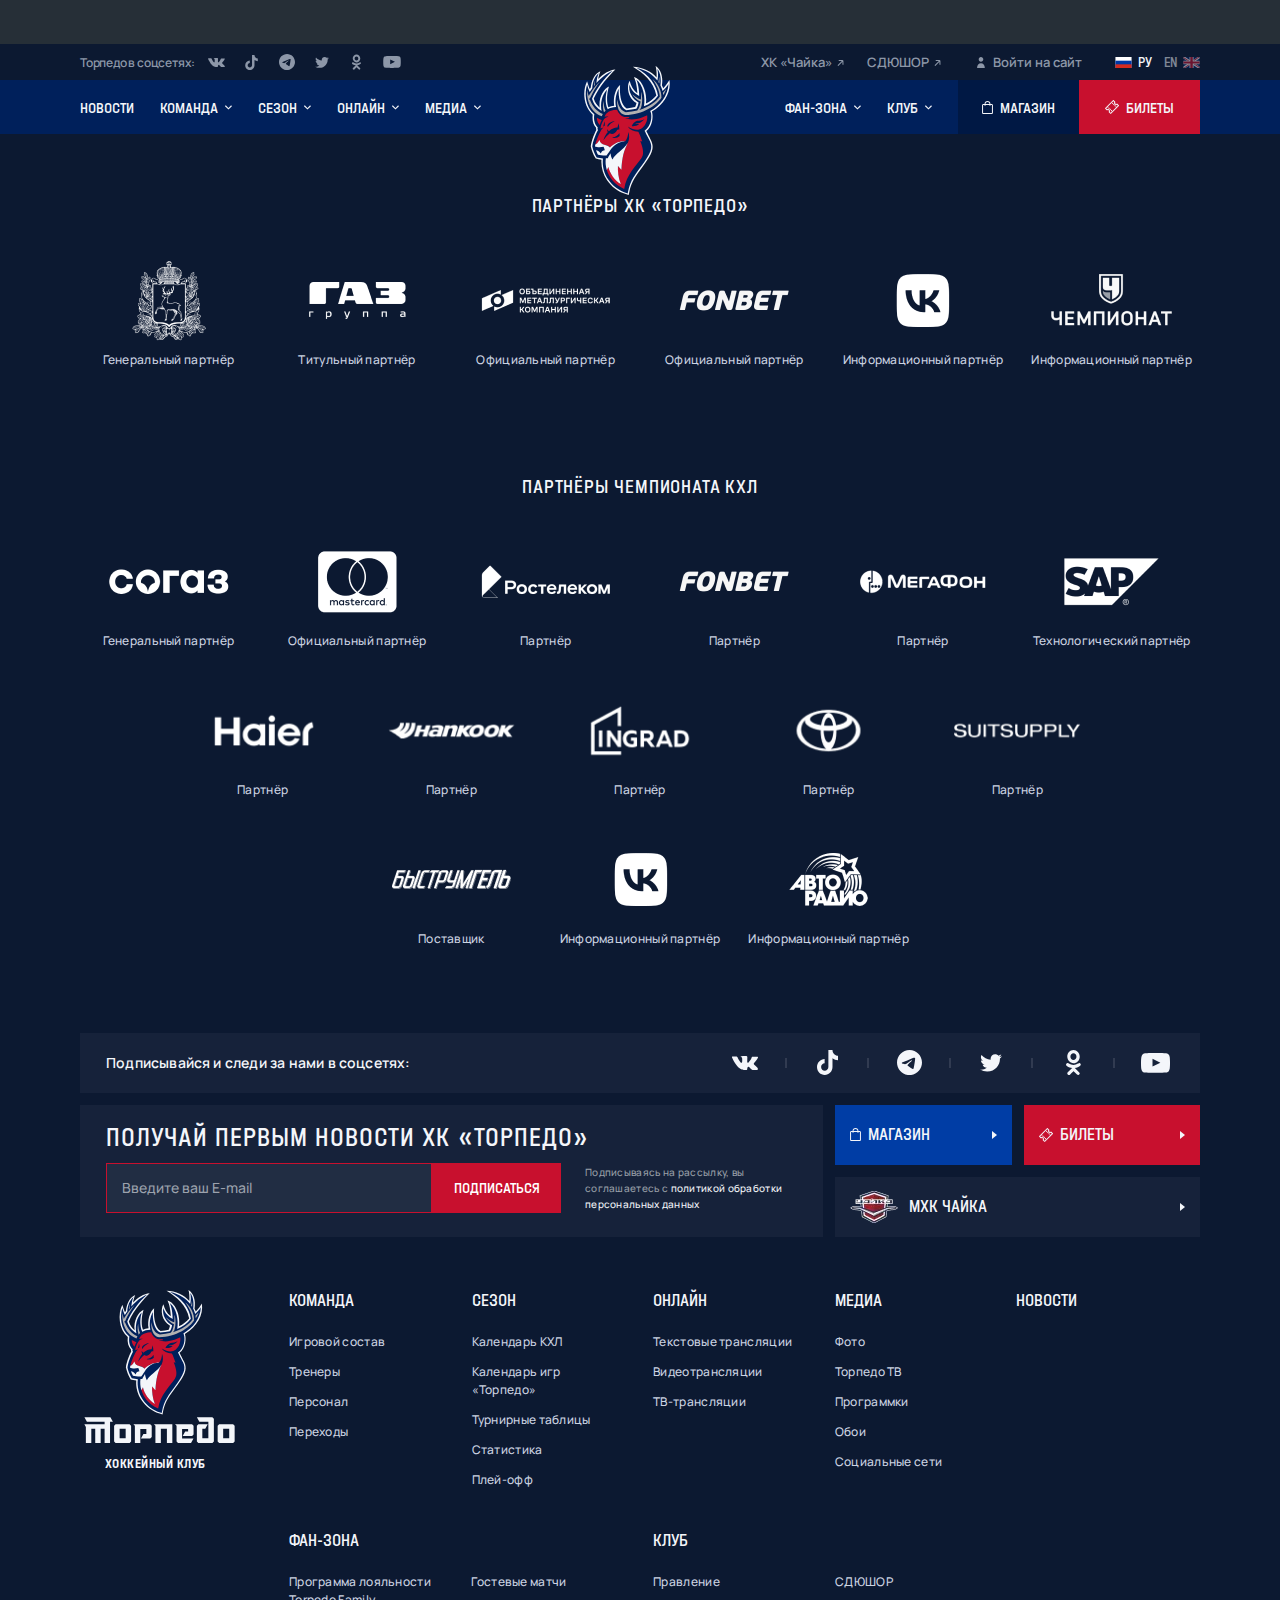
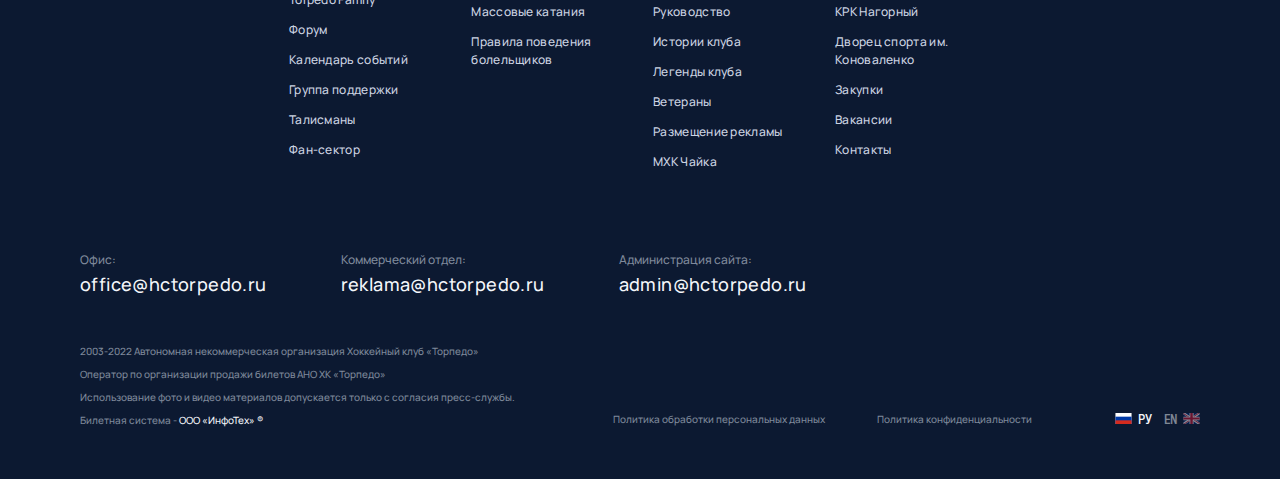
<file: index.html>
<!DOCTYPE html>
<html lang="ru">
  <head>
    <meta charset="utf-8">
    <meta name="viewport" content="width=device-width, initial-scale=1, shrink-to-fit=no">
    <meta name="format-detection" content="telephone=no">
    <title>Покупка билетов</title>
  </head>
  <body>
    <!--(component:wrapper)-->
    <div class="wrapper _preload" id="wrapper">
      <div class="wrapper__content">
        <!--(component:band)-->
        <div class="band">
          <div class="cover">
            <div class="band__wrapper"></div>
          </div>
        </div>
        <!--End (component:band)-->
        <!--(component:panel)-->
        <div class="panel">
          <div class="cover">
            <div class="panel__content">
              <div class="panel__networks">
                <div class="panel__networks-title">Торпедо в соцсетях:</div>
                <ul class="panel__networks-list">
                  <!-- vk, tik-tok, instagram, telegram, facebook, twitter, ok, youtube-->
                  <li class="panel__network"><a class="panel__network-link" href="#" target="_blank" rel="noopener">
                              <svg class="svgsprite _vk-icon panel__network-icon">
                                <use xlink:href="assets/img/sprites/svgsprites.svg#vk-icon"></use>
                              </svg></a></li>
                  <li class="panel__network"><a class="panel__network-link" href="#" target="_blank" rel="noopener">
                              <svg class="svgsprite _tik-tok-icon panel__network-icon">
                                <use xlink:href="assets/img/sprites/svgsprites.svg#tik-tok-icon"></use>
                              </svg></a></li>
                  <li class="panel__network"><a class="panel__network-link" href="#" target="_blank" rel="noopener">
                              <svg class="svgsprite _telegram-icon panel__network-icon">
                                <use xlink:href="assets/img/sprites/svgsprites.svg#telegram-icon"></use>
                              </svg></a></li>
                  <li class="panel__network"><a class="panel__network-link" href="#" target="_blank" rel="noopener">
                              <svg class="svgsprite _twitter-icon panel__network-icon">
                                <use xlink:href="assets/img/sprites/svgsprites.svg#twitter-icon"></use>
                              </svg></a></li>
                  <li class="panel__network"><a class="panel__network-link" href="#" target="_blank" rel="noopener">
                              <svg class="svgsprite _ok-icon panel__network-icon">
                                <use xlink:href="assets/img/sprites/svgsprites.svg#ok-icon"></use>
                              </svg></a></li>
                  <li class="panel__network"><a class="panel__network-link" href="#" target="_blank" rel="noopener">
                              <svg class="svgsprite _youtube-icon panel__network-icon">
                                <use xlink:href="assets/img/sprites/svgsprites.svg#youtube-icon"></use>
                              </svg></a></li>
                </ul>
              </div>
              <div class="panel__links"><a class="panel__link" href="#">ХК «Чайка»
                          <svg class="svgsprite _pointer-angle-icon">
                            <use xlink:href="assets/img/sprites/svgsprites.svg#pointer-angle-icon"></use>
                          </svg></a><a class="panel__link" href="#">СДЮШОР
                          <svg class="svgsprite _pointer-angle-icon">
                            <use xlink:href="assets/img/sprites/svgsprites.svg#pointer-angle-icon"></use>
                          </svg></a></div>
              <div class="panel__link-auth-container"><a class="panel__link-auth js-modal-link" href="#" data-src="#login">
                          <svg class="svgsprite _user-icon">
                            <use xlink:href="assets/img/sprites/svgsprites.svg#user-icon"></use>
                          </svg><span>Войти на сайт</span></a>
              </div>
                      <!--(snippet:langs)-->
                      <div class="langs panel__langs"><span class="langs__item active">
                                  <svg class="svgsprite langs__icon _ru-lang-icon">
                                    <use xlink:href="assets/img/sprites/svgsprites.svg#ru-lang-icon"></use>
                                  </svg><span class="langs__name">Ру</span></span><a class="langs__item _reverse" href="#">
                                  <svg class="svgsprite langs__icon _en-lang-icon">
                                    <use xlink:href="assets/img/sprites/svgsprites.svg#en-lang-icon"></use>
                                  </svg><span class="langs__name">En</span></a>
                      </div>
                      <!--End (snippet:langs)-->
            </div>
          </div>
        </div>
        <!--End (component:panel)-->
        <!--(component:header)-->
        <header class="header" id="header">
          <div class="header__plug" id="header-plug"></div>
          <div class="header__wrapper" id="header-wrapper">
            <div class="cover">
              <div class="header__content">
                <!--(snippet:btn)-->
                <button class="btn header__nav-btn" data-src="#mobile-nav" id="nav-btn">
                          <svg class="svgsprite _hockey-stick-icon">
                            <use xlink:href="assets/img/sprites/svgsprites.svg#hockey-stick-icon"></use>
                          </svg>
                          <svg class="svgsprite _hockey-stick-icon">
                            <use xlink:href="assets/img/sprites/svgsprites.svg#hockey-stick-icon"></use>
                          </svg>
                </button>
                <!--End (snippet:btn)-->
                <ul class="header__nav _left">
                  <li class="header__nav-item"><a class="header__nav-link" href="#"><span class="header__nav-text">Новости</span></a>
                  </li>
                  <li class="header__nav-item"><a class="header__nav-link" href="#"><span class="header__nav-text">Команда</span>
                              <svg class="svgsprite _arrow-horizontal-icon header__nav-arrow">
                                <use xlink:href="assets/img/sprites/svgsprites.svg#arrow-horizontal-icon"></use>
                              </svg></a><span class="header__sub-nav-trigger"></span>
                    <ul class="header__sub-nav">
                      <li class="header__sub-nav-item"><a class="header__sub-nav-link" href="#"><span>Игровой состав</span></a></li>
                      <li class="header__sub-nav-item"><a class="header__sub-nav-link" href="#"><span>Тренеры</span></a></li>
                      <li class="header__sub-nav-item"><a class="header__sub-nav-link" href="#"><span>Персонал</span></a></li>
                      <li class="header__sub-nav-item"><a class="header__sub-nav-link" href="#"><span>Переходы</span></a></li>
                    </ul>
                  </li>
                  <li class="header__nav-item"><a class="header__nav-link" href="#"><span class="header__nav-text">Сезон</span>
                              <svg class="svgsprite _arrow-horizontal-icon header__nav-arrow">
                                <use xlink:href="assets/img/sprites/svgsprites.svg#arrow-horizontal-icon"></use>
                              </svg></a><span class="header__sub-nav-trigger"></span>
                    <ul class="header__sub-nav">
                      <li class="header__sub-nav-item"><a class="header__sub-nav-link" href="#"><span>Календарь КХЛ</span></a></li>
                      <li class="header__sub-nav-item"><a class="header__sub-nav-link" href="#"><span>Календарь игр «Торпедо»</span></a></li>
                      <li class="header__sub-nav-item"><a class="header__sub-nav-link" href="#"><span>Турнирные таблицы</span></a></li>
                      <li class="header__sub-nav-item"><a class="header__sub-nav-link" href="#"><span>Статистика</span></a></li>
                      <li class="header__sub-nav-item"><a class="header__sub-nav-link" href="#"><span>Плей-офф</span></a></li>
                    </ul>
                  </li>
                  <li class="header__nav-item"><a class="header__nav-link" href="#"><span class="header__nav-text">Онлайн</span>
                              <svg class="svgsprite _arrow-horizontal-icon header__nav-arrow">
                                <use xlink:href="assets/img/sprites/svgsprites.svg#arrow-horizontal-icon"></use>
                              </svg></a><span class="header__sub-nav-trigger"></span>
                    <ul class="header__sub-nav">
                      <li class="header__sub-nav-item"><a class="header__sub-nav-link" href="#"><span>Текстовые трансляции</span></a></li>
                      <li class="header__sub-nav-item"><a class="header__sub-nav-link" href="#"><span>Видеотрансляции</span></a></li>
                      <li class="header__sub-nav-item"><a class="header__sub-nav-link" href="#"><span>ТВ-трансляции</span></a></li>
                    </ul>
                  </li>
                  <li class="header__nav-item"><a class="header__nav-link" href="#"><span class="header__nav-text">Медиа</span>
                              <svg class="svgsprite _arrow-horizontal-icon header__nav-arrow">
                                <use xlink:href="assets/img/sprites/svgsprites.svg#arrow-horizontal-icon"></use>
                              </svg></a><span class="header__sub-nav-trigger"></span>
                    <ul class="header__sub-nav">
                      <li class="header__sub-nav-item"><a class="header__sub-nav-link" href="#"><span>Фото</span></a></li>
                      <li class="header__sub-nav-item"><a class="header__sub-nav-link" href="#"><span>Торпедо ТВ</span></a></li>
                      <li class="header__sub-nav-item"><a class="header__sub-nav-link" href="#"><span>Программки</span></a></li>
                      <li class="header__sub-nav-item"><a class="header__sub-nav-link" href="#"><span>Обои</span></a></li>
                      <li class="header__sub-nav-item"><a class="header__sub-nav-link" href="#"><span>Социальные сети</span></a></li>
                    </ul>
                  </li>
                </ul>
                <div class="header__logo"><a class="header__logo-link" href="/"><img class="header__logo-img lazyload" data-src="assets/img/logo-img.svg" src="assets/img/logo-img.svg" alt="Торпедо Нижний Новгород - официальный сайт хоккейного клуба"></a></div>
                <ul class="header__nav _right">
                  <li class="header__nav-item"><a class="header__nav-link" href="#"><span class="header__nav-text">Фан-зона</span>
                              <svg class="svgsprite _arrow-horizontal-icon header__nav-arrow">
                                <use xlink:href="assets/img/sprites/svgsprites.svg#arrow-horizontal-icon"></use>
                              </svg></a><span class="header__sub-nav-trigger"></span>
                    <ul class="header__sub-nav">
                      <li class="header__sub-nav-item"><a class="header__sub-nav-link" href="#"><span>Программа лояльности Torpedo Family</span></a></li>
                      <li class="header__sub-nav-item"><a class="header__sub-nav-link" href="#"><span>Форум</span></a></li>
                      <li class="header__sub-nav-item"><a class="header__sub-nav-link" href="#"><span>Календарь событий</span></a></li>
                      <li class="header__sub-nav-item"><a class="header__sub-nav-link" href="#"><span>Группа поддержки</span></a></li>
                      <li class="header__sub-nav-item"><a class="header__sub-nav-link" href="#"><span>Талисманы</span></a></li>
                      <li class="header__sub-nav-item"><a class="header__sub-nav-link" href="#"><span>Фан-сектор</span></a></li>
                      <li class="header__sub-nav-item"><a class="header__sub-nav-link" href="#"><span>Гостевые матчи</span></a></li>
                      <li class="header__sub-nav-item"><a class="header__sub-nav-link" href="#"><span>Массовые катания</span></a></li>
                      <li class="header__sub-nav-item"><a class="header__sub-nav-link" href="#"><span>Правила поведения болельщиков</span></a></li>
                    </ul>
                  </li>
                  <li class="header__nav-item"><a class="header__nav-link" href="#"><span class="header__nav-text">Клуб</span>
                              <svg class="svgsprite _arrow-horizontal-icon header__nav-arrow">
                                <use xlink:href="assets/img/sprites/svgsprites.svg#arrow-horizontal-icon"></use>
                              </svg></a><span class="header__sub-nav-trigger"></span>
                    <ul class="header__sub-nav">
                      <li class="header__sub-nav-item"><a class="header__sub-nav-link" href="#"><span>Правление</span></a></li>
                      <li class="header__sub-nav-item"><a class="header__sub-nav-link" href="#"><span>Руководство</span></a></li>
                      <li class="header__sub-nav-item"><a class="header__sub-nav-link" href="#"><span>Истории клуба</span></a></li>
                      <li class="header__sub-nav-item"><a class="header__sub-nav-link" href="#"><span>Легенды клуба</span></a></li>
                      <li class="header__sub-nav-item"><a class="header__sub-nav-link" href="#"><span>Ветераны</span></a></li>
                      <li class="header__sub-nav-item"><a class="header__sub-nav-link" href="#"><span>Размещение рекламы</span></a></li>
                      <li class="header__sub-nav-item"><a class="header__sub-nav-link" href="#"><span>МХК Чайка</span></a></li>
                      <li class="header__sub-nav-item"><a class="header__sub-nav-link" href="#"><span>СДЮШОР</span></a></li>
                      <li class="header__sub-nav-item"><a class="header__sub-nav-link" href="#"><span>КРК Нагорный</span></a></li>
                      <li class="header__sub-nav-item"><a class="header__sub-nav-link" href="#"><span>Дворец спорта им. Коноваленко</span></a></li>
                      <li class="header__sub-nav-item"><a class="header__sub-nav-link" href="#"><span>Закупки</span></a></li>
                      <li class="header__sub-nav-item"><a class="header__sub-nav-link" href="#"><span>Вакансии</span></a></li>
                      <li class="header__sub-nav-item"><a class="header__sub-nav-link" href="#"><span>Контакты</span></a></li>
                    </ul>
                  </li>
                </ul>
                <div class="header__buttons">
                          <!--(snippet:btn)--><a class="btn header__btn _dark" href="#">
                                    <svg class="svgsprite _bag-icon btn__icon">
                                      <use xlink:href="assets/img/sprites/svgsprites.svg#bag-icon"></use>
                                    </svg><span class="btn__text">Магазин</span></a>
                          <!--End (snippet:btn)-->
                          <!--(snippet:btn)--><a class="btn header__btn" href="#">
                                    <svg class="svgsprite _ticket-icon btn__icon">
                                      <use xlink:href="assets/img/sprites/svgsprites.svg#ticket-icon"></use>
                                    </svg><span class="btn__text">Билеты</span></a>
                          <!--End (snippet:btn)-->
                </div>
              </div>
            </div>
          </div>
        </header>
        <!--End (component:header)-->
        <!--(component:worker)-->
        




        
        <!--End (component:worker)-->
      </div>
      <div class="wrapper__footer">
        <!--(component:partners)-->
        <section class="partners">
          <div class="cover">
            <div class="partners__section">
              <h6 class="h6 partners__title">Партнёры ХК «Торпедо»</h6>
              <div class="partners__list">
                <div class="partners__item">
                  <picture class="partners__logo">
                    <source type="image/webp" data-srcset="assets/img/partners/img-partner-1@3.webp" srcset="assets/img/partners/img-partner-1@3.webp" media="(min-width: 1600px)">
                    <source type="image/webp" data-srcset="assets/img/partners/img-partner-1@2.webp" srcset="assets/img/partners/img-partner-1@2.webp" media="(min-width: 1200px)">
                    <source type="image/webp" data-srcset="assets/img/partners/img-partner-1@1.webp" srcset="assets/img/partners/img-partner-1@1.webp">
                    <source type="image/png" data-srcset="assets/img/partners/img-partner-1@3.png" srcset="assets/img/partners/img-partner-1@3.png" media="(min-width: 1600px)">
                    <source type="image/png" data-srcset="assets/img/partners/img-partner-1@2.png" srcset="assets/img/partners/img-partner-1@2.png" media="(min-width: 1200px)">
                    <source type="image/png" data-srcset="assets/img/partners/img-partner-1@1.png" srcset="assets/img/partners/img-partner-1@1.png"><img class="partners__logo-img lazyload" data-src="assets/img/partners/img-partner-1@3.png" src="assets/img/partners/img-partner-1@3.png" alt="Генеральный партнёр" title="Генеральный партнёр">
                  </picture>
                  <div class="partners__item-name">Генеральный партнёр</div>
                </div>
                <div class="partners__item">
                  <picture class="partners__logo">
                    <source type="image/webp" data-srcset="assets/img/partners/img-partner-2@3.webp" srcset="assets/img/partners/img-partner-2@3.webp" media="(min-width: 1600px)">
                    <source type="image/webp" data-srcset="assets/img/partners/img-partner-2@2.webp" srcset="assets/img/partners/img-partner-2@2.webp" media="(min-width: 1200px)">
                    <source type="image/webp" data-srcset="assets/img/partners/img-partner-2@1.webp" srcset="assets/img/partners/img-partner-2@1.webp">
                    <source type="image/png" data-srcset="assets/img/partners/img-partner-2@3.png" srcset="assets/img/partners/img-partner-2@3.png" media="(min-width: 1600px)">
                    <source type="image/png" data-srcset="assets/img/partners/img-partner-2@2.png" srcset="assets/img/partners/img-partner-2@2.png" media="(min-width: 1200px)">
                    <source type="image/png" data-srcset="assets/img/partners/img-partner-2@1.png" srcset="assets/img/partners/img-partner-2@1.png"><img class="partners__logo-img lazyload" data-src="assets/img/partners/img-partner-2@3.png" src="assets/img/partners/img-partner-2@3.png" alt="Титульный партнёр" title="Титульный партнёр">
                  </picture>
                  <div class="partners__item-name">Титульный партнёр</div>
                </div>
                <div class="partners__item">
                  <picture class="partners__logo">
                    <source type="image/webp" data-srcset="assets/img/partners/img-partner-3@3.webp" srcset="assets/img/partners/img-partner-3@3.webp" media="(min-width: 1600px)">
                    <source type="image/webp" data-srcset="assets/img/partners/img-partner-3@2.webp" srcset="assets/img/partners/img-partner-3@2.webp" media="(min-width: 1200px)">
                    <source type="image/webp" data-srcset="assets/img/partners/img-partner-3@1.webp" srcset="assets/img/partners/img-partner-3@1.webp">
                    <source type="image/png" data-srcset="assets/img/partners/img-partner-3@3.png" srcset="assets/img/partners/img-partner-3@3.png" media="(min-width: 1600px)">
                    <source type="image/png" data-srcset="assets/img/partners/img-partner-3@2.png" srcset="assets/img/partners/img-partner-3@2.png" media="(min-width: 1200px)">
                    <source type="image/png" data-srcset="assets/img/partners/img-partner-3@1.png" srcset="assets/img/partners/img-partner-3@1.png"><img class="partners__logo-img lazyload" data-src="assets/img/partners/img-partner-3@3.png" src="assets/img/partners/img-partner-3@3.png" alt="Официальный партнёр" title="Официальный партнёр">
                  </picture>
                  <div class="partners__item-name">Официальный партнёр</div>
                </div>
                <div class="partners__item">
                  <picture class="partners__logo">
                    <source type="image/webp" data-srcset="assets/img/partners/img-partner-4@3.webp" srcset="assets/img/partners/img-partner-4@3.webp" media="(min-width: 1600px)">
                    <source type="image/webp" data-srcset="assets/img/partners/img-partner-4@2.webp" srcset="assets/img/partners/img-partner-4@2.webp" media="(min-width: 1200px)">
                    <source type="image/webp" data-srcset="assets/img/partners/img-partner-4@1.webp" srcset="assets/img/partners/img-partner-4@1.webp">
                    <source type="image/png" data-srcset="assets/img/partners/img-partner-4@3.png" srcset="assets/img/partners/img-partner-4@3.png" media="(min-width: 1600px)">
                    <source type="image/png" data-srcset="assets/img/partners/img-partner-4@2.png" srcset="assets/img/partners/img-partner-4@2.png" media="(min-width: 1200px)">
                    <source type="image/png" data-srcset="assets/img/partners/img-partner-4@1.png" srcset="assets/img/partners/img-partner-4@1.png"><img class="partners__logo-img lazyload" data-src="assets/img/partners/img-partner-4@3.png" src="assets/img/partners/img-partner-4@3.png" alt="Официальный партнёр" title="Официальный партнёр">
                  </picture>
                  <div class="partners__item-name">Официальный партнёр</div>
                </div>
                <div class="partners__item">
                  <picture class="partners__logo">
                    <source type="image/webp" data-srcset="assets/img/partners/img-partner-5@3.webp" srcset="assets/img/partners/img-partner-5@3.webp" media="(min-width: 1600px)">
                    <source type="image/webp" data-srcset="assets/img/partners/img-partner-5@2.webp" srcset="assets/img/partners/img-partner-5@2.webp" media="(min-width: 1200px)">
                    <source type="image/webp" data-srcset="assets/img/partners/img-partner-5@1.webp" srcset="assets/img/partners/img-partner-5@1.webp">
                    <source type="image/png" data-srcset="assets/img/partners/img-partner-5@3.png" srcset="assets/img/partners/img-partner-5@3.png" media="(min-width: 1600px)">
                    <source type="image/png" data-srcset="assets/img/partners/img-partner-5@2.png" srcset="assets/img/partners/img-partner-5@2.png" media="(min-width: 1200px)">
                    <source type="image/png" data-srcset="assets/img/partners/img-partner-5@1.png" srcset="assets/img/partners/img-partner-5@1.png"><img class="partners__logo-img lazyload" data-src="assets/img/partners/img-partner-5@3.png" src="assets/img/partners/img-partner-5@3.png" alt="Информационный партнёр" title="Информационный партнёр">
                  </picture>
                  <div class="partners__item-name">Информационный партнёр</div>
                </div>
                <div class="partners__item">
                  <picture class="partners__logo">
                    <source type="image/webp" data-srcset="assets/img/partners/img-partner-6@3.webp" srcset="assets/img/partners/img-partner-6@3.webp" media="(min-width: 1600px)">
                    <source type="image/webp" data-srcset="assets/img/partners/img-partner-6@2.webp" srcset="assets/img/partners/img-partner-6@2.webp" media="(min-width: 1200px)">
                    <source type="image/webp" data-srcset="assets/img/partners/img-partner-6@1.webp" srcset="assets/img/partners/img-partner-6@1.webp">
                    <source type="image/png" data-srcset="assets/img/partners/img-partner-6@3.png" srcset="assets/img/partners/img-partner-6@3.png" media="(min-width: 1600px)">
                    <source type="image/png" data-srcset="assets/img/partners/img-partner-6@2.png" srcset="assets/img/partners/img-partner-6@2.png" media="(min-width: 1200px)">
                    <source type="image/png" data-srcset="assets/img/partners/img-partner-6@1.png" srcset="assets/img/partners/img-partner-6@1.png"><img class="partners__logo-img lazyload" data-src="assets/img/partners/img-partner-6@3.png" src="assets/img/partners/img-partner-6@3.png" alt="Информационный партнёр" title="Информационный партнёр">
                  </picture>
                  <div class="partners__item-name">Информационный партнёр</div>
                </div>
              </div>
            </div>
            <div class="partners__section">
              <h6 class="h6 partners__title">Партнёры чемпионата КХЛ</h6>
              <div class="partners__list">
                <div class="partners__item">
                  <picture class="partners__logo">
                    <source type="image/webp" data-srcset="assets/img/partners/img-partner-7@3.webp" srcset="assets/img/partners/img-partner-7@3.webp" media="(min-width: 1600px)">
                    <source type="image/webp" data-srcset="assets/img/partners/img-partner-7@2.webp" srcset="assets/img/partners/img-partner-7@2.webp" media="(min-width: 1200px)">
                    <source type="image/webp" data-srcset="assets/img/partners/img-partner-7@1.webp" srcset="assets/img/partners/img-partner-7@1.webp">
                    <source type="image/png" data-srcset="assets/img/partners/img-partner-7@3.png" srcset="assets/img/partners/img-partner-7@3.png" media="(min-width: 1600px)">
                    <source type="image/png" data-srcset="assets/img/partners/img-partner-7@2.png" srcset="assets/img/partners/img-partner-7@2.png" media="(min-width: 1200px)">
                    <source type="image/png" data-srcset="assets/img/partners/img-partner-7@1.png" srcset="assets/img/partners/img-partner-7@1.png"><img class="partners__logo-img lazyload" data-src="assets/img/partners/img-partner-7@3.png" src="assets/img/partners/img-partner-7@3.png" alt="Генеральный партнёр" title="Генеральный партнёр">
                  </picture>
                  <div class="partners__item-name">Генеральный партнёр</div>
                </div>
                <div class="partners__item">
                  <picture class="partners__logo">
                    <source type="image/webp" data-srcset="assets/img/partners/img-partner-8@3.webp" srcset="assets/img/partners/img-partner-8@3.webp" media="(min-width: 1600px)">
                    <source type="image/webp" data-srcset="assets/img/partners/img-partner-8@2.webp" srcset="assets/img/partners/img-partner-8@2.webp" media="(min-width: 1200px)">
                    <source type="image/webp" data-srcset="assets/img/partners/img-partner-8@1.webp" srcset="assets/img/partners/img-partner-8@1.webp">
                    <source type="image/png" data-srcset="assets/img/partners/img-partner-8@3.png" srcset="assets/img/partners/img-partner-8@3.png" media="(min-width: 1600px)">
                    <source type="image/png" data-srcset="assets/img/partners/img-partner-8@2.png" srcset="assets/img/partners/img-partner-8@2.png" media="(min-width: 1200px)">
                    <source type="image/png" data-srcset="assets/img/partners/img-partner-8@1.png" srcset="assets/img/partners/img-partner-8@1.png"><img class="partners__logo-img lazyload" data-src="assets/img/partners/img-partner-8@3.png" src="assets/img/partners/img-partner-8@3.png" alt="Официальный партнёр" title="Официальный партнёр">
                  </picture>
                  <div class="partners__item-name">Официальный партнёр</div>
                </div>
                <div class="partners__item">
                  <picture class="partners__logo">
                    <source type="image/webp" data-srcset="assets/img/partners/img-partner-9@3.webp" srcset="assets/img/partners/img-partner-9@3.webp" media="(min-width: 1600px)">
                    <source type="image/webp" data-srcset="assets/img/partners/img-partner-9@2.webp" srcset="assets/img/partners/img-partner-9@2.webp" media="(min-width: 1200px)">
                    <source type="image/webp" data-srcset="assets/img/partners/img-partner-9@1.webp" srcset="assets/img/partners/img-partner-9@1.webp">
                    <source type="image/png" data-srcset="assets/img/partners/img-partner-9@3.png" srcset="assets/img/partners/img-partner-9@3.png" media="(min-width: 1600px)">
                    <source type="image/png" data-srcset="assets/img/partners/img-partner-9@2.png" srcset="assets/img/partners/img-partner-9@2.png" media="(min-width: 1200px)">
                    <source type="image/png" data-srcset="assets/img/partners/img-partner-9@1.png" srcset="assets/img/partners/img-partner-9@1.png"><img class="partners__logo-img lazyload" data-src="assets/img/partners/img-partner-9@3.png" src="assets/img/partners/img-partner-9@3.png" alt="Партнёр" title="Партнёр">
                  </picture>
                  <div class="partners__item-name">Партнёр</div>
                </div>
                <div class="partners__item">
                  <picture class="partners__logo">
                    <source type="image/webp" data-srcset="assets/img/partners/img-partner-4@3.webp" srcset="assets/img/partners/img-partner-4@3.webp" media="(min-width: 1600px)">
                    <source type="image/webp" data-srcset="assets/img/partners/img-partner-4@2.webp" srcset="assets/img/partners/img-partner-4@2.webp" media="(min-width: 1200px)">
                    <source type="image/webp" data-srcset="assets/img/partners/img-partner-4@1.webp" srcset="assets/img/partners/img-partner-4@1.webp">
                    <source type="image/png" data-srcset="assets/img/partners/img-partner-4@3.png" srcset="assets/img/partners/img-partner-4@3.png" media="(min-width: 1600px)">
                    <source type="image/png" data-srcset="assets/img/partners/img-partner-4@2.png" srcset="assets/img/partners/img-partner-4@2.png" media="(min-width: 1200px)">
                    <source type="image/png" data-srcset="assets/img/partners/img-partner-4@1.png" srcset="assets/img/partners/img-partner-4@1.png"><img class="partners__logo-img lazyload" data-src="assets/img/partners/img-partner-4@3.png" src="assets/img/partners/img-partner-4@3.png" alt="Партнёр" title="Партнёр">
                  </picture>
                  <div class="partners__item-name">Партнёр</div>
                </div>
                <div class="partners__item">
                  <picture class="partners__logo">
                    <source type="image/webp" data-srcset="assets/img/partners/img-partner-10@3.webp" srcset="assets/img/partners/img-partner-10@3.webp" media="(min-width: 1600px)">
                    <source type="image/webp" data-srcset="assets/img/partners/img-partner-10@2.webp" srcset="assets/img/partners/img-partner-10@2.webp" media="(min-width: 1200px)">
                    <source type="image/webp" data-srcset="assets/img/partners/img-partner-10@1.webp" srcset="assets/img/partners/img-partner-10@1.webp">
                    <source type="image/png" data-srcset="assets/img/partners/img-partner-10@3.png" srcset="assets/img/partners/img-partner-10@3.png" media="(min-width: 1600px)">
                    <source type="image/png" data-srcset="assets/img/partners/img-partner-10@2.png" srcset="assets/img/partners/img-partner-10@2.png" media="(min-width: 1200px)">
                    <source type="image/png" data-srcset="assets/img/partners/img-partner-10@1.png" srcset="assets/img/partners/img-partner-10@1.png"><img class="partners__logo-img lazyload" data-src="assets/img/partners/img-partner-10@3.png" src="assets/img/partners/img-partner-10@3.png" alt="Партнёр" title="Партнёр">
                  </picture>
                  <div class="partners__item-name">Партнёр</div>
                </div>
                <div class="partners__item">
                  <picture class="partners__logo">
                    <source type="image/webp" data-srcset="assets/img/partners/img-partner-11@3.webp" srcset="assets/img/partners/img-partner-11@3.webp" media="(min-width: 1600px)">
                    <source type="image/webp" data-srcset="assets/img/partners/img-partner-11@2.webp" srcset="assets/img/partners/img-partner-11@2.webp" media="(min-width: 1200px)">
                    <source type="image/webp" data-srcset="assets/img/partners/img-partner-11@1.webp" srcset="assets/img/partners/img-partner-11@1.webp">
                    <source type="image/png" data-srcset="assets/img/partners/img-partner-11@3.png" srcset="assets/img/partners/img-partner-11@3.png" media="(min-width: 1600px)">
                    <source type="image/png" data-srcset="assets/img/partners/img-partner-11@2.png" srcset="assets/img/partners/img-partner-11@2.png" media="(min-width: 1200px)">
                    <source type="image/png" data-srcset="assets/img/partners/img-partner-11@1.png" srcset="assets/img/partners/img-partner-11@1.png"><img class="partners__logo-img lazyload" data-src="assets/img/partners/img-partner-11@3.png" src="assets/img/partners/img-partner-11@3.png" alt="Технологический партнёр" title="Технологический партнёр">
                  </picture>
                  <div class="partners__item-name">Технологический партнёр</div>
                </div>
                <div class="partners__item">
                  <picture class="partners__logo">
                    <source type="image/webp" data-srcset="assets/img/partners/img-partner-12@3.webp" srcset="assets/img/partners/img-partner-12@3.webp" media="(min-width: 1600px)">
                    <source type="image/webp" data-srcset="assets/img/partners/img-partner-12@2.webp" srcset="assets/img/partners/img-partner-12@2.webp" media="(min-width: 1200px)">
                    <source type="image/webp" data-srcset="assets/img/partners/img-partner-12@1.webp" srcset="assets/img/partners/img-partner-12@1.webp">
                    <source type="image/png" data-srcset="assets/img/partners/img-partner-12@3.png" srcset="assets/img/partners/img-partner-12@3.png" media="(min-width: 1600px)">
                    <source type="image/png" data-srcset="assets/img/partners/img-partner-12@2.png" srcset="assets/img/partners/img-partner-12@2.png" media="(min-width: 1200px)">
                    <source type="image/png" data-srcset="assets/img/partners/img-partner-12@1.png" srcset="assets/img/partners/img-partner-12@1.png"><img class="partners__logo-img lazyload" data-src="assets/img/partners/img-partner-12@3.png" src="assets/img/partners/img-partner-12@3.png" alt="Партнёр" title="Партнёр">
                  </picture>
                  <div class="partners__item-name">Партнёр</div>
                </div>
                <div class="partners__item">
                  <picture class="partners__logo">
                    <source type="image/webp" data-srcset="assets/img/partners/img-partner-13@3.webp" srcset="assets/img/partners/img-partner-13@3.webp" media="(min-width: 1600px)">
                    <source type="image/webp" data-srcset="assets/img/partners/img-partner-13@2.webp" srcset="assets/img/partners/img-partner-13@2.webp" media="(min-width: 1200px)">
                    <source type="image/webp" data-srcset="assets/img/partners/img-partner-13@1.webp" srcset="assets/img/partners/img-partner-13@1.webp">
                    <source type="image/png" data-srcset="assets/img/partners/img-partner-13@3.png" srcset="assets/img/partners/img-partner-13@3.png" media="(min-width: 1600px)">
                    <source type="image/png" data-srcset="assets/img/partners/img-partner-13@2.png" srcset="assets/img/partners/img-partner-13@2.png" media="(min-width: 1200px)">
                    <source type="image/png" data-srcset="assets/img/partners/img-partner-13@1.png" srcset="assets/img/partners/img-partner-13@1.png"><img class="partners__logo-img lazyload" data-src="assets/img/partners/img-partner-13@3.png" src="assets/img/partners/img-partner-13@3.png" alt="Партнёр" title="Партнёр">
                  </picture>
                  <div class="partners__item-name">Партнёр</div>
                </div>
                <div class="partners__item">
                  <picture class="partners__logo">
                    <source type="image/webp" data-srcset="assets/img/partners/img-partner-14@3.webp" srcset="assets/img/partners/img-partner-14@3.webp" media="(min-width: 1600px)">
                    <source type="image/webp" data-srcset="assets/img/partners/img-partner-14@2.webp" srcset="assets/img/partners/img-partner-14@2.webp" media="(min-width: 1200px)">
                    <source type="image/webp" data-srcset="assets/img/partners/img-partner-14@1.webp" srcset="assets/img/partners/img-partner-14@1.webp">
                    <source type="image/png" data-srcset="assets/img/partners/img-partner-14@3.png" srcset="assets/img/partners/img-partner-14@3.png" media="(min-width: 1600px)">
                    <source type="image/png" data-srcset="assets/img/partners/img-partner-14@2.png" srcset="assets/img/partners/img-partner-14@2.png" media="(min-width: 1200px)">
                    <source type="image/png" data-srcset="assets/img/partners/img-partner-14@1.png" srcset="assets/img/partners/img-partner-14@1.png"><img class="partners__logo-img lazyload" data-src="assets/img/partners/img-partner-14@3.png" src="assets/img/partners/img-partner-14@3.png" alt="Партнёр" title="Партнёр">
                  </picture>
                  <div class="partners__item-name">Партнёр</div>
                </div>
                <div class="partners__item">
                  <picture class="partners__logo">
                    <source type="image/webp" data-srcset="assets/img/partners/img-partner-15@3.webp" srcset="assets/img/partners/img-partner-15@3.webp" media="(min-width: 1600px)">
                    <source type="image/webp" data-srcset="assets/img/partners/img-partner-15@2.webp" srcset="assets/img/partners/img-partner-15@2.webp" media="(min-width: 1200px)">
                    <source type="image/webp" data-srcset="assets/img/partners/img-partner-15@1.webp" srcset="assets/img/partners/img-partner-15@1.webp">
                    <source type="image/png" data-srcset="assets/img/partners/img-partner-15@3.png" srcset="assets/img/partners/img-partner-15@3.png" media="(min-width: 1600px)">
                    <source type="image/png" data-srcset="assets/img/partners/img-partner-15@2.png" srcset="assets/img/partners/img-partner-15@2.png" media="(min-width: 1200px)">
                    <source type="image/png" data-srcset="assets/img/partners/img-partner-15@1.png" srcset="assets/img/partners/img-partner-15@1.png"><img class="partners__logo-img lazyload" data-src="assets/img/partners/img-partner-15@3.png" src="assets/img/partners/img-partner-15@3.png" alt="Партнёр" title="Партнёр">
                  </picture>
                  <div class="partners__item-name">Партнёр</div>
                </div>
                <div class="partners__item">
                  <picture class="partners__logo">
                    <source type="image/webp" data-srcset="assets/img/partners/img-partner-16@3.webp" srcset="assets/img/partners/img-partner-16@3.webp" media="(min-width: 1600px)">
                    <source type="image/webp" data-srcset="assets/img/partners/img-partner-16@2.webp" srcset="assets/img/partners/img-partner-16@2.webp" media="(min-width: 1200px)">
                    <source type="image/webp" data-srcset="assets/img/partners/img-partner-16@1.webp" srcset="assets/img/partners/img-partner-16@1.webp">
                    <source type="image/png" data-srcset="assets/img/partners/img-partner-16@3.png" srcset="assets/img/partners/img-partner-16@3.png" media="(min-width: 1600px)">
                    <source type="image/png" data-srcset="assets/img/partners/img-partner-16@2.png" srcset="assets/img/partners/img-partner-16@2.png" media="(min-width: 1200px)">
                    <source type="image/png" data-srcset="assets/img/partners/img-partner-16@1.png" srcset="assets/img/partners/img-partner-16@1.png"><img class="partners__logo-img lazyload" data-src="assets/img/partners/img-partner-16@3.png" src="assets/img/partners/img-partner-16@3.png" alt="Партнёр" title="Партнёр">
                  </picture>
                  <div class="partners__item-name">Партнёр</div>
                </div>
                <div class="partners__item">
                  <picture class="partners__logo">
                    <source type="image/webp" data-srcset="assets/img/partners/img-partner-17@3.webp" srcset="assets/img/partners/img-partner-17@3.webp" media="(min-width: 1600px)">
                    <source type="image/webp" data-srcset="assets/img/partners/img-partner-17@2.webp" srcset="assets/img/partners/img-partner-17@2.webp" media="(min-width: 1200px)">
                    <source type="image/webp" data-srcset="assets/img/partners/img-partner-17@1.webp" srcset="assets/img/partners/img-partner-17@1.webp">
                    <source type="image/png" data-srcset="assets/img/partners/img-partner-17@3.png" srcset="assets/img/partners/img-partner-17@3.png" media="(min-width: 1600px)">
                    <source type="image/png" data-srcset="assets/img/partners/img-partner-17@2.png" srcset="assets/img/partners/img-partner-17@2.png" media="(min-width: 1200px)">
                    <source type="image/png" data-srcset="assets/img/partners/img-partner-17@1.png" srcset="assets/img/partners/img-partner-17@1.png"><img class="partners__logo-img lazyload" data-src="assets/img/partners/img-partner-17@3.png" src="assets/img/partners/img-partner-17@3.png" alt="Поставщик" title="Поставщик">
                  </picture>
                  <div class="partners__item-name">Поставщик</div>
                </div>
                <div class="partners__item">
                  <picture class="partners__logo">
                    <source type="image/webp" data-srcset="assets/img/partners/img-partner-5@3.webp" srcset="assets/img/partners/img-partner-5@3.webp" media="(min-width: 1600px)">
                    <source type="image/webp" data-srcset="assets/img/partners/img-partner-5@2.webp" srcset="assets/img/partners/img-partner-5@2.webp" media="(min-width: 1200px)">
                    <source type="image/webp" data-srcset="assets/img/partners/img-partner-5@1.webp" srcset="assets/img/partners/img-partner-5@1.webp">
                    <source type="image/png" data-srcset="assets/img/partners/img-partner-5@3.png" srcset="assets/img/partners/img-partner-5@3.png" media="(min-width: 1600px)">
                    <source type="image/png" data-srcset="assets/img/partners/img-partner-5@2.png" srcset="assets/img/partners/img-partner-5@2.png" media="(min-width: 1200px)">
                    <source type="image/png" data-srcset="assets/img/partners/img-partner-5@1.png" srcset="assets/img/partners/img-partner-5@1.png"><img class="partners__logo-img lazyload" data-src="assets/img/partners/img-partner-5@3.png" src="assets/img/partners/img-partner-5@3.png" alt="Информационный партнёр" title="Информационный партнёр">
                  </picture>
                  <div class="partners__item-name">Информационный партнёр</div>
                </div>
                <div class="partners__item">
                  <picture class="partners__logo">
                    <source type="image/webp" data-srcset="assets/img/partners/img-partner-18@3.webp" srcset="assets/img/partners/img-partner-18@3.webp" media="(min-width: 1600px)">
                    <source type="image/webp" data-srcset="assets/img/partners/img-partner-18@2.webp" srcset="assets/img/partners/img-partner-18@2.webp" media="(min-width: 1200px)">
                    <source type="image/webp" data-srcset="assets/img/partners/img-partner-18@1.webp" srcset="assets/img/partners/img-partner-18@1.webp">
                    <source type="image/png" data-srcset="assets/img/partners/img-partner-18@3.png" srcset="assets/img/partners/img-partner-18@3.png" media="(min-width: 1600px)">
                    <source type="image/png" data-srcset="assets/img/partners/img-partner-18@2.png" srcset="assets/img/partners/img-partner-18@2.png" media="(min-width: 1200px)">
                    <source type="image/png" data-srcset="assets/img/partners/img-partner-18@1.png" srcset="assets/img/partners/img-partner-18@1.png"><img class="partners__logo-img lazyload" data-src="assets/img/partners/img-partner-18@3.png" src="assets/img/partners/img-partner-18@3.png" alt="Информационный партнёр" title="Информационный партнёр">
                  </picture>
                  <div class="partners__item-name">Информационный партнёр</div>
                </div>
              </div>
            </div>
          </div>
        </section>
        <!--End (component:partners)-->
        <!--(component:footer)-->
        <footer class="footer" id="footer">
          <div class="cover">
            <!-- vk, tik-tok, instagram, telegram, facebook, twitter, ok, youtube-->
                    <!--(snippet:networks)-->
                    <div class="networks">
                      <div class="networks__text">Подписывайся и следи за нами в соцсетях:</div>
                      <div class="networks__content">
                        <ul class="networks__list">
                          <li class="networks__network"><a class="networks__link" href="#" target="_blank" rel="noopener">
                                      <svg class="svgsprite _vk-icon">
                                        <use xlink:href="assets/img/sprites/svgsprites.svg#vk-icon"></use>
                                      </svg></a></li>
                          <li class="networks__network"><a class="networks__link" href="#" target="_blank" rel="noopener">
                                      <svg class="svgsprite _tik-tok-icon">
                                        <use xlink:href="assets/img/sprites/svgsprites.svg#tik-tok-icon"></use>
                                      </svg></a></li>
                          <li class="networks__network"><a class="networks__link" href="#" target="_blank" rel="noopener">
                                      <svg class="svgsprite _telegram-icon">
                                        <use xlink:href="assets/img/sprites/svgsprites.svg#telegram-icon"></use>
                                      </svg></a></li>
                          <li class="networks__network"><a class="networks__link" href="#" target="_blank" rel="noopener">
                                      <svg class="svgsprite _twitter-icon">
                                        <use xlink:href="assets/img/sprites/svgsprites.svg#twitter-icon"></use>
                                      </svg></a></li>
                          <li class="networks__network"><a class="networks__link" href="#" target="_blank" rel="noopener">
                                      <svg class="svgsprite _ok-icon">
                                        <use xlink:href="assets/img/sprites/svgsprites.svg#ok-icon"></use>
                                      </svg></a></li>
                          <li class="networks__network"><a class="networks__link" href="#" target="_blank" rel="noopener">
                                      <svg class="svgsprite _youtube-icon">
                                        <use xlink:href="assets/img/sprites/svgsprites.svg#youtube-icon"></use>
                                      </svg></a></li>
                        </ul>
                      </div>
                    </div>
                    <!--End (snippet:networks)-->
            <div class="footer__info">
              <div class="footer__subscription">
                <h6 class="h6 footer__subscription-title">Получай первым новости ХК «Торпедо»</h6>
                <form action="#" method="POST">
                  <div class="footer__subscription-form">
                            <!--(snippet:subscription)-->
                            <div class="subscription">
                              <!--(snippet:field)-->
                              <div class="field _dark">
                                <div class="field__container">
                                  <div class="field__content">
                                    <input class="field__input js-field error" type="email" name="subscription" value="" placeholder="" autocomplete="off"><span class="field__placeholder">Введите ваш E-mail</span>
                                  </div>
                                </div>
                              </div>
                              <!--End (snippet:field)-->
                              <!--(snippet:btn)-->
                              <button class="btn subscription__btn" type="submit" name="submit"><span class="btn__text">Подписаться</span></button>
                              <!--End (snippet:btn)-->
                            </div>
                            <!--End (snippet:subscription)-->
                    <p class="footer__subscription-policy">Подписываясь на рассылку, вы соглашаетесь <br>с <a href="#">политикой обработки персональных данных</a></p>
                  </div>
                </form>
              </div>
              <!--(snippet:btn-list)-->
              <div class="btn-list footer__btn-list">
                        <!--(snippet:btn)--><a class="btn btn-list__btn _blue footer__btn" href="#">
                                  <svg class="svgsprite _bag-icon btn__icon">
                                    <use xlink:href="assets/img/sprites/svgsprites.svg#bag-icon"></use>
                                  </svg><i class="btn__arrow"></i><span class="btn__text">Магазин</span></a>
                        <!--End (snippet:btn)-->
                        <!--(snippet:btn)--><a class="btn btn-list__btn footer__btn" href="#">
                                  <svg class="svgsprite _ticket-icon btn__icon">
                                    <use xlink:href="assets/img/sprites/svgsprites.svg#ticket-icon"></use>
                                  </svg><i class="btn__arrow"></i><span class="btn__text">Билеты</span></a>
                        <!--End (snippet:btn)-->
                <!--(snippet:btn)--><a class="btn btn-list__btn _dark footer__btn" href="#">
                  <picture class="btn__img-container">
                    <source type="image/webp" data-srcset="assets/img/gull-icon-1@2.webp" srcset="assets/img/gull-icon-1@2.webp" media="(min-width: 1600px)">
                    <source type="image/webp" data-srcset="assets/img/gull-icon-1@1.webp" srcset="assets/img/gull-icon-1@1.webp">
                    <source type="image/png" data-srcset="assets/img/gull-icon-1@2.png" srcset="assets/img/gull-icon-1@2.png" media="(min-width: 1600px)">
                    <source type="image/png" data-srcset="assets/img/gull-icon-1@1.png" srcset="assets/img/gull-icon-1@1.png"><img class="btn__img lazyload" data-src="assets/img/gull-icon-1@2.png" src="assets/img/gull-icon-1@2.png" alt="МХК Чайка" title="МХК Чайка">
                  </picture><i class="btn__arrow"></i><span class="btn__text">МХК Чайка</span></a>
                <!--End (snippet:btn)-->
              </div>
              <!--End (snippet:btn-list)-->
            </div>
            <div class="footer__nav-container">
              <div class="footer__logo-container"><a class="footer__logo-link" href="/"><img class="footer__logo lazyload" data-src="assets/img/signature-logo-img.svg" src="assets/img/signature-logo-img.svg" alt="Хоккейный клуб Торпедо" title="Хоккейный клуб Торпедо">
                  <div class="footer__logo-label">Хоккейный клуб</div></a></div>
              <div class="footer__nav-wrapper">
                <div class="footer__nav-list">
                  <div class="footer__nav-column">
                    <h6 class="h6 footer__nav-title"><a class="footer__nav-title-link" href="#">Команда</a></h6>
                    <ul class="footer__nav">
                      <li class="footer__nav-item"><a class="footer__nav-link" href="#">Игровой состав</a></li>
                      <li class="footer__nav-item"><a class="footer__nav-link" href="#">Тренеры</a></li>
                      <li class="footer__nav-item"><a class="footer__nav-link" href="#">Персонал</a></li>
                      <li class="footer__nav-item"><a class="footer__nav-link" href="#">Переходы</a></li>
                    </ul>
                  </div>
                  <div class="footer__nav-column">
                    <h6 class="h6 footer__nav-title"><a class="footer__nav-title-link" href="#">Сезон</a></h6>
                    <ul class="footer__nav">
                      <li class="footer__nav-item"><a class="footer__nav-link" href="#">Календарь КХЛ</a></li>
                      <li class="footer__nav-item"><a class="footer__nav-link" href="#">Календарь игр «Торпедо»</a></li>
                      <li class="footer__nav-item"><a class="footer__nav-link" href="#">Турнирные таблицы</a></li>
                      <li class="footer__nav-item"><a class="footer__nav-link" href="#">Статистика</a></li>
                      <li class="footer__nav-item"><a class="footer__nav-link" href="#">Плей-офф</a></li>
                    </ul>
                  </div>
                  <div class="footer__nav-column">
                    <h6 class="h6 footer__nav-title"><a class="footer__nav-title-link" href="#">Онлайн</a></h6>
                    <ul class="footer__nav">
                      <li class="footer__nav-item"><a class="footer__nav-link" href="#">Текстовые трансляции</a></li>
                      <li class="footer__nav-item"><a class="footer__nav-link" href="#">Видеотрансляции</a></li>
                      <li class="footer__nav-item"><a class="footer__nav-link" href="#">ТВ-трансляции</a></li>
                    </ul>
                  </div>
                  <div class="footer__nav-column">
                    <h6 class="h6 footer__nav-title"><a class="footer__nav-title-link" href="#">Медиа</a></h6>
                    <ul class="footer__nav">
                      <li class="footer__nav-item"><a class="footer__nav-link" href="#">Фото</a></li>
                      <li class="footer__nav-item"><a class="footer__nav-link" href="#">Торпедо ТВ</a></li>
                      <li class="footer__nav-item"><a class="footer__nav-link" href="#">Программки</a></li>
                      <li class="footer__nav-item"><a class="footer__nav-link" href="#">Обои</a></li>
                      <li class="footer__nav-item"><a class="footer__nav-link" href="#">Социальные сети</a></li>
                    </ul>
                  </div>
                  <div class="footer__nav-column">
                    <h6 class="h6 footer__nav-title"><a class="footer__nav-title-link" href="#">Новости</a></h6>
                  </div>
                  <div class="footer__nav-column">
                    <h6 class="h6 footer__nav-title"><a class="footer__nav-title-link" href="#">Фан-зона</a></h6>
                    <div class="footer__nav-inner-wrapper">
                      <ul class="footer__nav">
                        <li class="footer__nav-item"><a class="footer__nav-link" href="#">Программа лояльности Torpedo Family</a></li>
                        <li class="footer__nav-item"><a class="footer__nav-link" href="#">Форум</a></li>
                        <li class="footer__nav-item"><a class="footer__nav-link" href="#">Календарь событий</a></li>
                        <li class="footer__nav-item"><a class="footer__nav-link" href="#">Группа поддержки</a></li>
                        <li class="footer__nav-item"><a class="footer__nav-link" href="#">Талисманы</a></li>
                        <li class="footer__nav-item"><a class="footer__nav-link" href="#">Фан-сектор</a></li>
                      </ul>
                      <ul class="footer__nav">
                        <li class="footer__nav-item"><a class="footer__nav-link" href="#">Гостевые матчи</a></li>
                        <li class="footer__nav-item"><a class="footer__nav-link" href="#">Массовые катания</a></li>
                        <li class="footer__nav-item"><a class="footer__nav-link" href="#">Правила поведения болельщиков</a></li>
                      </ul>
                    </div>
                  </div>
                  <div class="footer__nav-column">
                    <h6 class="h6 footer__nav-title"><a class="footer__nav-title-link" href="#">Клуб</a></h6>
                    <div class="footer__nav-inner-wrapper">
                      <ul class="footer__nav">
                        <li class="footer__nav-item"><a class="footer__nav-link" href="#">Правление</a></li>
                        <li class="footer__nav-item"><a class="footer__nav-link" href="#">Руководство</a></li>
                        <li class="footer__nav-item"><a class="footer__nav-link" href="#">Истории клуба</a></li>
                        <li class="footer__nav-item"><a class="footer__nav-link" href="#">Легенды клуба</a></li>
                        <li class="footer__nav-item"><a class="footer__nav-link" href="#">Ветераны</a></li>
                        <li class="footer__nav-item"><a class="footer__nav-link" href="#">Размещение рекламы</a></li>
                        <li class="footer__nav-item"><a class="footer__nav-link" href="#">МХК Чайка</a></li>
                      </ul>
                      <ul class="footer__nav">
                        <li class="footer__nav-item"><a class="footer__nav-link" href="#">СДЮШОР</a></li>
                        <li class="footer__nav-item"><a class="footer__nav-link" href="#">КРК Нагорный</a></li>
                        <li class="footer__nav-item"><a class="footer__nav-link" href="#">Дворец спорта им. Коноваленко</a></li>
                        <li class="footer__nav-item"><a class="footer__nav-link" href="#">Закупки</a></li>
                        <li class="footer__nav-item"><a class="footer__nav-link" href="#">Вакансии</a></li>
                        <li class="footer__nav-item"><a class="footer__nav-link" href="#">Контакты</a></li>
                      </ul>
                    </div>
                  </div>
                </div>
              </div>
            </div>
            <div class="footer__contacts-container">
              <div class="footer__contact">
                <div class="footer__contact-title">Офис:</div><a class="footer__contact-link" href="mailto:office@hctorpedo.ru">office@hctorpedo.ru</a>
              </div>
              <div class="footer__contact">
                <div class="footer__contact-title">Коммерческий отдел:</div><a class="footer__contact-link" href="mailto:reklama@hctorpedo.ru">reklama@hctorpedo.ru</a>
              </div>
              <div class="footer__contact">
                <div class="footer__contact-title">Администрация сайта:</div><a class="footer__contact-link" href="mailto:admin@hctorpedo.ru">admin@hctorpedo.ru</a>
              </div>
            </div>
            <div class="footer__sub-info">
              <div class="footer__copyright">
                <p>2003-2022 Автономная некоммерческая организация Хоккейный клуб «Торпедо»</p>
                <p>Оператор по организации продажи билетов АНО ХК «Торпедо»</p>
                <p>Использование фото и видео материалов допускается только с согласия пресс-службы.</p>
                <p>Билетная система - <span>ООО «ИнфоТех» ®</span></p>
              </div>
              <div class="footer__sub-links-container">
                <div class="footer__sub-links">
                  <div class="footer__sub-link-wrapper"><a class="footer__sub-link-item" href="#">Политика обработки персональных данных</a></div>
                  <div class="footer__sub-link-wrapper"><a class="footer__sub-link-item" href="#">Политика конфиденциальности</a></div>
                </div>
                        <!--(snippet:langs)-->
                        <div class="langs footer__langs"><span class="langs__item active">
                                    <svg class="svgsprite langs__icon _ru-lang-icon">
                                      <use xlink:href="assets/img/sprites/svgsprites.svg#ru-lang-icon"></use>
                                    </svg><span class="langs__name">Ру</span></span><a class="langs__item _reverse" href="#">
                                    <svg class="svgsprite langs__icon _en-lang-icon">
                                      <use xlink:href="assets/img/sprites/svgsprites.svg#en-lang-icon"></use>
                                    </svg><span class="langs__name">En</span></a>
                        </div>
                        <!--End (snippet:langs)-->
              </div>
            </div>
          </div>
        </footer>
        <!--End (component:footer)-->
      </div>
    </div>
    <!--End (component:wrapper)-->
    <!--(component:mobile-nav)-->
    <div class="mobile-nav" id="mobile-nav">
      <div class="mobile-nav__container" id="mobile-nav-container">
        <div class="mobile-nav__wrapper">
          <div class="mobile-nav__column js-nav-column active">
            <div class="mobile-nav__section js-nav-section"><a class="mobile-nav__login js-modal-link" href="#" data-src="#login">
                <div class="cover">
                  <div class="mobile-nav__login-content">
                        <svg class="svgsprite _user-icon">
                          <use xlink:href="assets/img/sprites/svgsprites.svg#user-icon"></use>
                        </svg>
                    <div class="mobile-nav__login-text">Войти на сайт</div>
                  </div>
                </div></a>
              <ul class="mobile-nav__list">
                <li class="mobile-nav__item"><a class="mobile-nav__link" data-id="nav-1-0" href="#">
                    <div class="cover">
                      <div class="mobile-nav__content"><span class="mobile-nav__text">Новости</span>
                      </div>
                    </div></a></li>
                <li class="mobile-nav__item"><a class="mobile-nav__link js-sub-link" data-id="nav-1-1" href="#">
                    <div class="cover">
                      <div class="mobile-nav__content"><span class="mobile-nav__text">Команда</span>
                            <svg class="svgsprite _arrow-vertical-icon">
                              <use xlink:href="assets/img/sprites/svgsprites.svg#arrow-vertical-icon"></use>
                            </svg>
                      </div>
                    </div></a></li>
                <li class="mobile-nav__item"><a class="mobile-nav__link js-sub-link" data-id="nav-1-2" href="#">
                    <div class="cover">
                      <div class="mobile-nav__content"><span class="mobile-nav__text">Сезон</span>
                            <svg class="svgsprite _arrow-vertical-icon">
                              <use xlink:href="assets/img/sprites/svgsprites.svg#arrow-vertical-icon"></use>
                            </svg>
                      </div>
                    </div></a></li>
                <li class="mobile-nav__item"><a class="mobile-nav__link js-sub-link" data-id="nav-1-3" href="#">
                    <div class="cover">
                      <div class="mobile-nav__content"><span class="mobile-nav__text">Онлайн</span>
                            <svg class="svgsprite _arrow-vertical-icon">
                              <use xlink:href="assets/img/sprites/svgsprites.svg#arrow-vertical-icon"></use>
                            </svg>
                      </div>
                    </div></a></li>
                <li class="mobile-nav__item"><a class="mobile-nav__link js-sub-link" data-id="nav-1-4" href="#">
                    <div class="cover">
                      <div class="mobile-nav__content"><span class="mobile-nav__text">Медиа</span>
                            <svg class="svgsprite _arrow-vertical-icon">
                              <use xlink:href="assets/img/sprites/svgsprites.svg#arrow-vertical-icon"></use>
                            </svg>
                      </div>
                    </div></a></li>
                <li class="mobile-nav__item"><a class="mobile-nav__link js-sub-link" data-id="nav-1-5" href="#">
                    <div class="cover">
                      <div class="mobile-nav__content"><span class="mobile-nav__text">Фан-зона</span>
                            <svg class="svgsprite _arrow-vertical-icon">
                              <use xlink:href="assets/img/sprites/svgsprites.svg#arrow-vertical-icon"></use>
                            </svg>
                      </div>
                    </div></a></li>
                <li class="mobile-nav__item"><a class="mobile-nav__link js-sub-link" data-id="nav-1-6" href="#">
                    <div class="cover">
                      <div class="mobile-nav__content"><span class="mobile-nav__text">Клуб</span>
                            <svg class="svgsprite _arrow-vertical-icon">
                              <use xlink:href="assets/img/sprites/svgsprites.svg#arrow-vertical-icon"></use>
                            </svg>
                      </div>
                    </div></a></li>
              </ul>
              <div class="mobile-nav__info">
                <div class="cover">
                      <!--(snippet:networks)-->
                      <div class="networks mobile-nav__networks">
                        <div class="networks__text">Торпедо в соцсетях:</div>
                        <div class="networks__content">
                          <ul class="networks__list">
                            <li class="networks__network"><a class="networks__link" href="#" target="_blank" rel="noopener">
                                    <svg class="svgsprite _vk-icon">
                                      <use xlink:href="assets/img/sprites/svgsprites.svg#vk-icon"></use>
                                    </svg></a></li>
                            <li class="networks__network"><a class="networks__link" href="#" target="_blank" rel="noopener">
                                    <svg class="svgsprite _tik-tok-icon">
                                      <use xlink:href="assets/img/sprites/svgsprites.svg#tik-tok-icon"></use>
                                    </svg></a></li>
                            <li class="networks__network"><a class="networks__link" href="#" target="_blank" rel="noopener">
                                    <svg class="svgsprite _instagram-icon">
                                      <use xlink:href="assets/img/sprites/svgsprites.svg#instagram-icon"></use>
                                    </svg></a></li>
                            <li class="networks__network"><a class="networks__link" href="#" target="_blank" rel="noopener">
                                    <svg class="svgsprite _telegram-icon">
                                      <use xlink:href="assets/img/sprites/svgsprites.svg#telegram-icon"></use>
                                    </svg></a></li>
                            <li class="networks__network"><a class="networks__link" href="#" target="_blank" rel="noopener">
                                    <svg class="svgsprite _facebook-icon">
                                      <use xlink:href="assets/img/sprites/svgsprites.svg#facebook-icon"></use>
                                    </svg></a></li>
                            <li class="networks__network"><a class="networks__link" href="#" target="_blank" rel="noopener">
                                    <svg class="svgsprite _twitter-icon">
                                      <use xlink:href="assets/img/sprites/svgsprites.svg#twitter-icon"></use>
                                    </svg></a></li>
                            <li class="networks__network"><a class="networks__link" href="#" target="_blank" rel="noopener">
                                    <svg class="svgsprite _ok-icon">
                                      <use xlink:href="assets/img/sprites/svgsprites.svg#ok-icon"></use>
                                    </svg></a></li>
                            <li class="networks__network"><a class="networks__link" href="#" target="_blank" rel="noopener">
                                    <svg class="svgsprite _youtube-icon">
                                      <use xlink:href="assets/img/sprites/svgsprites.svg#youtube-icon"></use>
                                    </svg></a></li>
                          </ul>
                        </div>
                      </div>
                      <!--End (snippet:networks)-->
                  <!--(snippet:btn-list)-->
                  <div class="btn-list">
                            <!--(snippet:btn)--><a class="btn btn-list__btn _blue" href="#">
                                  <svg class="svgsprite _bag-icon btn__icon">
                                    <use xlink:href="assets/img/sprites/svgsprites.svg#bag-icon"></use>
                                  </svg><i class="btn__arrow"></i><span class="btn__text">Магазин</span></a>
                            <!--End (snippet:btn)-->
                            <!--(snippet:btn)--><a class="btn btn-list__btn" href="#">
                                  <svg class="svgsprite _ticket-icon btn__icon">
                                    <use xlink:href="assets/img/sprites/svgsprites.svg#ticket-icon"></use>
                                  </svg><i class="btn__arrow"></i><span class="btn__text">Билеты</span></a>
                            <!--End (snippet:btn)-->
                    <!--(snippet:btn)--><a class="btn btn-list__btn _dark" href="#">
                      <picture class="btn__img-container">
                        <source type="image/webp" data-srcset="assets/img/gull-icon-1@2.webp" srcset="assets/img/gull-icon-1@2.webp" media="(min-width: 1600px)">
                        <source type="image/webp" data-srcset="assets/img/gull-icon-1@1.webp" srcset="assets/img/gull-icon-1@1.webp">
                        <source type="image/png" data-srcset="assets/img/gull-icon-1@2.png" srcset="assets/img/gull-icon-1@2.png" media="(min-width: 1600px)">
                        <source type="image/png" data-srcset="assets/img/gull-icon-1@1.png" srcset="assets/img/gull-icon-1@1.png"><img class="btn__img lazyload" data-src="assets/img/gull-icon-1@2.png" src="assets/img/gull-icon-1@2.png" alt="МХК Чайка" title="МХК Чайка">
                      </picture><i class="btn__arrow"></i><span class="btn__text">МХК Чайка</span></a>
                    <!--End (snippet:btn)-->
                    <!--(snippet:btn)--><a class="btn btn-list__btn _dark" href="#">
                      <picture class="btn__img-container _sdyushor">
                        <source type="image/webp" data-srcset="assets/img/sdyushor-icon.webp" srcset="assets/img/sdyushor-icon.webp"><img class="btn__img lazyload" data-src="assets/img/sdyushor-icon.png" src="assets/img/sdyushor-icon.png" alt="СДЮШОР" title="СДЮШОР">
                      </picture><i class="btn__arrow"></i><span class="btn__text">СДЮШОР</span></a>
                    <!--End (snippet:btn)-->
                  </div>
                  <!--End (snippet:btn-list)-->
                  <div class="mobile-nav__sub-info">
                            <!--(snippet:langs)-->
                            <div class="langs mobile-nav__langs"><span class="langs__item active">
                                    <svg class="svgsprite langs__icon _ru-lang-icon">
                                      <use xlink:href="assets/img/sprites/svgsprites.svg#ru-lang-icon"></use>
                                    </svg><span class="langs__name">Ру</span></span><a class="langs__item _reverse" href="#">
                                    <svg class="svgsprite langs__icon _en-lang-icon">
                                      <use xlink:href="assets/img/sprites/svgsprites.svg#en-lang-icon"></use>
                                    </svg><span class="langs__name">En</span></a>
                            </div>
                            <!--End (snippet:langs)-->
                    <div class="mobile-nav__copyright">
                      <p>2003-2022 Автономная некоммерческая организация Хоккейный клуб «Торпедо»</p>
                      <p>Оператор по организации продажи билетов АНО ХК «Торпедо»</p>
                      <p>Использование фото и видео материалов допускается только с согласия пресс-службы.</p>
                      <p>Билетная система - <span>ООО «ИнфоТех» ®</span></p>
                    </div>
                    <div class="mobile-nav__sub-links">
                      <div class="mobile-nav__sub-link-wrapper"><a class="mobile-nav__sub-link-item" href="#">Политика обработки персональных данных</a></div>
                      <div class="mobile-nav__sub-link-wrapper"><a class="mobile-nav__sub-link-item" href="#">Политика конфиденциальности</a></div>
                    </div>
                  </div>
                </div>
              </div>
            </div>
          </div>
          <div class="mobile-nav__column js-nav-column">
            <div class="mobile-nav__section js-nav-section" id="nav-1-1">
              <div class="mobile-nav__back-link js-back-link">
                <div class="cover">
                  <div class="mobile-nav__back-content">
                        <svg class="svgsprite _long-pointer-icon">
                          <use xlink:href="assets/img/sprites/svgsprites.svg#long-pointer-icon"></use>
                        </svg>
                    <div class="mobile-nav__back-text">Команда</div>
                  </div>
                </div>
              </div>
              <ul class="mobile-nav__list">
                <li class="mobile-nav__item"><a class="mobile-nav__link" href="#">
                    <div class="cover">
                      <div class="mobile-nav__content"><span class="mobile-nav__text">Игровой состав</span></div>
                    </div></a></li>
                <li class="mobile-nav__item"><a class="mobile-nav__link" href="#">
                    <div class="cover">
                      <div class="mobile-nav__content"><span class="mobile-nav__text">Тренеры</span></div>
                    </div></a></li>
                <li class="mobile-nav__item"><a class="mobile-nav__link" href="#">
                    <div class="cover">
                      <div class="mobile-nav__content"><span class="mobile-nav__text">Персонал</span></div>
                    </div></a></li>
                <li class="mobile-nav__item"><a class="mobile-nav__link" href="#">
                    <div class="cover">
                      <div class="mobile-nav__content"><span class="mobile-nav__text">Переходы</span></div>
                    </div></a></li>
              </ul>
            </div>
            <div class="mobile-nav__section js-nav-section" id="nav-1-2">
              <div class="mobile-nav__back-link js-back-link">
                <div class="cover">
                  <div class="mobile-nav__back-content">
                        <svg class="svgsprite _long-pointer-icon">
                          <use xlink:href="assets/img/sprites/svgsprites.svg#long-pointer-icon"></use>
                        </svg>
                    <div class="mobile-nav__back-text">Сезон</div>
                  </div>
                </div>
              </div>
              <ul class="mobile-nav__list">
                <li class="mobile-nav__item"><a class="mobile-nav__link" href="#">
                    <div class="cover">
                      <div class="mobile-nav__content"><span class="mobile-nav__text">Календарь КХЛ</span></div>
                    </div></a></li>
                <li class="mobile-nav__item"><a class="mobile-nav__link" href="#">
                    <div class="cover">
                      <div class="mobile-nav__content"><span class="mobile-nav__text">Календарь игр «Торпедо»</span></div>
                    </div></a></li>
                <li class="mobile-nav__item"><a class="mobile-nav__link" href="#">
                    <div class="cover">
                      <div class="mobile-nav__content"><span class="mobile-nav__text">Турнирные таблицы</span></div>
                    </div></a></li>
                <li class="mobile-nav__item"><a class="mobile-nav__link" href="#">
                    <div class="cover">
                      <div class="mobile-nav__content"><span class="mobile-nav__text">Статистика</span></div>
                    </div></a></li>
                <li class="mobile-nav__item"><a class="mobile-nav__link" href="#">
                    <div class="cover">
                      <div class="mobile-nav__content"><span class="mobile-nav__text">Плей-офф</span></div>
                    </div></a></li>
              </ul>
            </div>
            <div class="mobile-nav__section js-nav-section" id="nav-1-3">
              <div class="mobile-nav__back-link js-back-link">
                <div class="cover">
                  <div class="mobile-nav__back-content">
                        <svg class="svgsprite _long-pointer-icon">
                          <use xlink:href="assets/img/sprites/svgsprites.svg#long-pointer-icon"></use>
                        </svg>
                    <div class="mobile-nav__back-text">Онлайн</div>
                  </div>
                </div>
              </div>
              <ul class="mobile-nav__list">
                <li class="mobile-nav__item"><a class="mobile-nav__link" href="#">
                    <div class="cover">
                      <div class="mobile-nav__content"><span class="mobile-nav__text">Текстовые трансляции</span></div>
                    </div></a></li>
                <li class="mobile-nav__item"><a class="mobile-nav__link" href="#">
                    <div class="cover">
                      <div class="mobile-nav__content"><span class="mobile-nav__text">Видеотрансляции</span></div>
                    </div></a></li>
                <li class="mobile-nav__item"><a class="mobile-nav__link" href="#">
                    <div class="cover">
                      <div class="mobile-nav__content"><span class="mobile-nav__text">ТВ-трансляции</span></div>
                    </div></a></li>
              </ul>
            </div>
            <div class="mobile-nav__section js-nav-section" id="nav-1-4">
              <div class="mobile-nav__back-link js-back-link">
                <div class="cover">
                  <div class="mobile-nav__back-content">
                        <svg class="svgsprite _long-pointer-icon">
                          <use xlink:href="assets/img/sprites/svgsprites.svg#long-pointer-icon"></use>
                        </svg>
                    <div class="mobile-nav__back-text">Медиа</div>
                  </div>
                </div>
              </div>
              <ul class="mobile-nav__list">
                <li class="mobile-nav__item"><a class="mobile-nav__link" href="#">
                    <div class="cover">
                      <div class="mobile-nav__content"><span class="mobile-nav__text">Фото</span></div>
                    </div></a></li>
                <li class="mobile-nav__item"><a class="mobile-nav__link" href="#">
                    <div class="cover">
                      <div class="mobile-nav__content"><span class="mobile-nav__text">Торпедо ТВ</span></div>
                    </div></a></li>
                <li class="mobile-nav__item"><a class="mobile-nav__link" href="#">
                    <div class="cover">
                      <div class="mobile-nav__content"><span class="mobile-nav__text">Программки</span></div>
                    </div></a></li>
                <li class="mobile-nav__item"><a class="mobile-nav__link" href="#">
                    <div class="cover">
                      <div class="mobile-nav__content"><span class="mobile-nav__text">Обои</span></div>
                    </div></a></li>
                <li class="mobile-nav__item"><a class="mobile-nav__link" href="#">
                    <div class="cover">
                      <div class="mobile-nav__content"><span class="mobile-nav__text">Социальные сети</span></div>
                    </div></a></li>
              </ul>
            </div>
            <div class="mobile-nav__section js-nav-section" id="nav-1-5">
              <div class="mobile-nav__back-link js-back-link">
                <div class="cover">
                  <div class="mobile-nav__back-content">
                        <svg class="svgsprite _long-pointer-icon">
                          <use xlink:href="assets/img/sprites/svgsprites.svg#long-pointer-icon"></use>
                        </svg>
                    <div class="mobile-nav__back-text">Фан-зона</div>
                  </div>
                </div>
              </div>
              <ul class="mobile-nav__list">
                <li class="mobile-nav__item"><a class="mobile-nav__link" href="#">
                    <div class="cover">
                      <div class="mobile-nav__content"><span class="mobile-nav__text">Программа лояльности Torpedo Family</span></div>
                    </div></a></li>
                <li class="mobile-nav__item"><a class="mobile-nav__link" href="#">
                    <div class="cover">
                      <div class="mobile-nav__content"><span class="mobile-nav__text">Форум</span></div>
                    </div></a></li>
                <li class="mobile-nav__item"><a class="mobile-nav__link" href="#">
                    <div class="cover">
                      <div class="mobile-nav__content"><span class="mobile-nav__text">Календарь событий</span></div>
                    </div></a></li>
                <li class="mobile-nav__item"><a class="mobile-nav__link" href="#">
                    <div class="cover">
                      <div class="mobile-nav__content"><span class="mobile-nav__text">Группа поддержки</span></div>
                    </div></a></li>
                <li class="mobile-nav__item"><a class="mobile-nav__link" href="#">
                    <div class="cover">
                      <div class="mobile-nav__content"><span class="mobile-nav__text">Талисманы</span></div>
                    </div></a></li>
                <li class="mobile-nav__item"><a class="mobile-nav__link" href="#">
                    <div class="cover">
                      <div class="mobile-nav__content"><span class="mobile-nav__text">Фан-сектор</span></div>
                    </div></a></li>
                <li class="mobile-nav__item"><a class="mobile-nav__link" href="#">
                    <div class="cover">
                      <div class="mobile-nav__content"><span class="mobile-nav__text">Гостевые матчи</span></div>
                    </div></a></li>
                <li class="mobile-nav__item"><a class="mobile-nav__link" href="#">
                    <div class="cover">
                      <div class="mobile-nav__content"><span class="mobile-nav__text">Массовые катания</span></div>
                    </div></a></li>
                <li class="mobile-nav__item"><a class="mobile-nav__link" href="#">
                    <div class="cover">
                      <div class="mobile-nav__content"><span class="mobile-nav__text">Правила поведения болельщиков</span></div>
                    </div></a></li>
              </ul>
            </div>
            <div class="mobile-nav__section js-nav-section" id="nav-1-6">
              <div class="mobile-nav__back-link js-back-link">
                <div class="cover">
                  <div class="mobile-nav__back-content">
                        <svg class="svgsprite _long-pointer-icon">
                          <use xlink:href="assets/img/sprites/svgsprites.svg#long-pointer-icon"></use>
                        </svg>
                    <div class="mobile-nav__back-text">Клуб</div>
                  </div>
                </div>
              </div>
              <ul class="mobile-nav__list">
                <li class="mobile-nav__item"><a class="mobile-nav__link" href="#">
                    <div class="cover">
                      <div class="mobile-nav__content"><span class="mobile-nav__text">Правление</span></div>
                    </div></a></li>
                <li class="mobile-nav__item"><a class="mobile-nav__link" href="#">
                    <div class="cover">
                      <div class="mobile-nav__content"><span class="mobile-nav__text">Руководство</span></div>
                    </div></a></li>
                <li class="mobile-nav__item"><a class="mobile-nav__link" href="#">
                    <div class="cover">
                      <div class="mobile-nav__content"><span class="mobile-nav__text">Истории клуба</span></div>
                    </div></a></li>
                <li class="mobile-nav__item"><a class="mobile-nav__link" href="#">
                    <div class="cover">
                      <div class="mobile-nav__content"><span class="mobile-nav__text">Легенды клуба</span></div>
                    </div></a></li>
                <li class="mobile-nav__item"><a class="mobile-nav__link" href="#">
                    <div class="cover">
                      <div class="mobile-nav__content"><span class="mobile-nav__text">Ветераны</span></div>
                    </div></a></li>
                <li class="mobile-nav__item"><a class="mobile-nav__link" href="#">
                    <div class="cover">
                      <div class="mobile-nav__content"><span class="mobile-nav__text">Размещение рекламы</span></div>
                    </div></a></li>
                <li class="mobile-nav__item"><a class="mobile-nav__link" href="#">
                    <div class="cover">
                      <div class="mobile-nav__content"><span class="mobile-nav__text">МХК Чайка</span></div>
                    </div></a></li>
                <li class="mobile-nav__item"><a class="mobile-nav__link" href="#">
                    <div class="cover">
                      <div class="mobile-nav__content"><span class="mobile-nav__text">СДЮШОР</span></div>
                    </div></a></li>
                <li class="mobile-nav__item"><a class="mobile-nav__link" href="#">
                    <div class="cover">
                      <div class="mobile-nav__content"><span class="mobile-nav__text">КРК Нагорный</span></div>
                    </div></a></li>
                <li class="mobile-nav__item"><a class="mobile-nav__link" href="#">
                    <div class="cover">
                      <div class="mobile-nav__content"><span class="mobile-nav__text">Дворец спорта им. Коноваленко</span></div>
                    </div></a></li>
                <li class="mobile-nav__item"><a class="mobile-nav__link" href="#">
                    <div class="cover">
                      <div class="mobile-nav__content"><span class="mobile-nav__text">Закупки</span></div>
                    </div></a></li>
                <li class="mobile-nav__item"><a class="mobile-nav__link" href="#">
                    <div class="cover">
                      <div class="mobile-nav__content"><span class="mobile-nav__text">Вакансии</span></div>
                    </div></a></li>
                <li class="mobile-nav__item"><a class="mobile-nav__link" href="#">
                    <div class="cover">
                      <div class="mobile-nav__content"><span class="mobile-nav__text">Контакты</span></div>
                    </div></a></li>
              </ul>
            </div>
          </div>
        </div>
      </div>
    </div>
    <!--End (component:mobile-nav)-->
    <!--(modal:register-match)-->
    <div class="modal" id="register-match">
      <div class="modal__close-btn" data-fancybox-close></div>
      <h6 class="h6 modal__title">Регистрация <br>на выездной матч</h6>
      <div class="modal__contacts"><a class="modal__telephone" href="tel:89969339291">8 (996) 933-92-91</a>
        <div class="modal__contacts-subtext">Обращайтесь по вопросам о выезде на матчи в другие города</div>
      </div>
      <form action="#" method="POST">
        <div class="modal__form">
          <div class="modal__form-section">
            <!--(snippet:field)-->
            <div class="field _dark-light modal__field">
              <div class="field__container">
                <div class="field__content">
                  <input class="field__input js-field error" type="text" name="fio" value="" placeholder="" autocomplete="off"><span class="field__placeholder">ФИО*</span>
                </div>
              </div>
            </div>
            <!--End (snippet:field)-->
            <!--(snippet:field)-->
            <div class="field _dark-light modal__field">
              <div class="field__container">
                <div class="field__content">
                  <input class="field__input js-field" type="email" name="email" value="" placeholder="" autocomplete="off"><span class="field__placeholder">Ваш E-mail*</span>
                </div>
              </div>
            </div>
            <!--End (snippet:field)-->
            <!--(snippet:field)-->
            <div class="field _dark-light modal__field">
              <div class="field__container">
                <div class="field__content">
                  <input class="field__input _telephone js-field" type="text" name="telephone" value="" placeholder="" autocomplete="off"><span class="field__placeholder">Телефон*</span>
                </div>
              </div>
            </div>
            <!--End (snippet:field)-->
          </div>
          <div class="modal__form-section">
            <!--(snippet:field)-->
            <div class="field _dark-light modal__field _small">
              <div class="field__container">
                <div class="field__content">
                  <input class="field__input _date js-field" type="text" name="date" value="" placeholder="" autocomplete="off"><span class="field__placeholder">Дата*</span>
                </div>
              </div>
            </div>
            <!--End (snippet:field)-->
            <!--(snippet:field)-->
            <div class="field _dark-light modal__field _small">
              <div class="field__container">
                <div class="field__content">
                  <input class="field__input js-field" type="text" name="number-tickets" value="" placeholder="" autocomplete="off"><span class="field__placeholder">Кол-во билетов</span>
                </div>
              </div>
            </div>
            <!--End (snippet:field)-->
            <!--(snippet:field)-->
            <div class="field _dark-light modal__field">
              <div class="field__container">
                <div class="field__content">
                  <input class="field__input js-field" type="text" name="city" value="" placeholder="" autocomplete="off"><span class="field__placeholder">Город выездного матча*</span>
                </div>
              </div>
            </div>
            <!--End (snippet:field)-->
            <!--(snippet:field)-->
            <div class="field _dark-light modal__field">
              <div class="field__container">
                <div class="field__content">
                  <input class="field__input js-field" type="text" name="rival" value="" placeholder="" autocomplete="off"><span class="field__placeholder">Соперник*</span>
                </div>
              </div>
            </div>
            <!--End (snippet:field)-->
          </div>
          <!--(snippet:btn)-->
          <button class="btn modal__btn" type="submit" name="submit"><i class="btn__arrow"></i><span class="btn__text">Отправить заявку</span></button>
          <!--End (snippet:btn)-->
        </div>
      </form>
      <p class="modal__policy">Нажимая кнопку, Вы даете информированное согласие на <a href="#">обработку своих персональных данных</a></p>
    </div>
    <!--End (modal:register-match)-->
    <!--(modal:login)-->
    <div class="modal _lk" id="login">
      <div class="modal__close-btn" data-fancybox-close></div>
      <h6 class="h6 modal__title _lk">Вход на сайт</h6>
      <form action="#" method="POST">
        <div class="modal__form">
          <div class="modal__form-section _lk">
            <!--(snippet:field)-->
            <div class="field _dark-light modal__field">
              <div class="field__container">
                <div class="field__content">
                  <input class="field__input js-field" type="text" name="login" value="" placeholder="" autocomplete="off"><span class="field__placeholder">Введите логин</span>
                </div>
              </div>
            </div>
            <!--End (snippet:field)-->
            <!--(snippet:field)-->
            <div class="field _dark-light modal__field">
              <div class="field__container">
                <div class="field__content">
                  <input class="field__input js-field" type="password" name="password" value="" placeholder="" autocomplete="off"><span class="field__placeholder">Введите пароль</span>
                </div>
              </div>
            </div>
            <!--End (snippet:field)-->
          </div>
          <!--(snippet:btn)-->
          <button class="btn modal__btn" type="submit" name="submit"><i class="btn__arrow"></i><span class="btn__text">Войти</span></button>
          <!--End (snippet:btn)-->
        </div>
        <div class="modal__form-links-container _auth"><a class="modal__form-link js-modal-link" href="#" data-src="#recovery">Я забыл пароль</a><a class="modal__form-link js-modal-link" href="#" data-src="#register">У меня нет аккаунта</a></div>
      </form>
    </div>
    <!--End (modal:login)-->
    <!--(modal:register)-->
    <div class="modal _lk" id="register">
      <div class="modal__close-btn" data-fancybox-close></div>
      <h6 class="h6 modal__title _lk">Регистрация</h6>
      <form action="#" method="POST">
        <div class="modal__form">
          <div class="modal__form-section _lk">
            <!--(snippet:field)-->
            <div class="field _dark-light modal__field">
              <div class="field__container">
                <div class="field__content">
                  <input class="field__input js-field" type="email" name="email" value="" placeholder="" autocomplete="off"><span class="field__placeholder">Введите ваш E-mail</span>
                </div>
              </div>
            </div>
            <!--End (snippet:field)-->
            <!--(snippet:field)-->
            <div class="field _dark-light modal__field">
              <div class="field__container">
                <div class="field__content">
                  <input class="field__input js-field" type="text" name="login" value="" placeholder="" autocomplete="off"><span class="field__placeholder">Введите логин</span>
                </div>
              </div>
            </div>
            <!--End (snippet:field)-->
            <!--(snippet:field)-->
            <div class="field _dark-light modal__field">
              <div class="field__container">
                <div class="field__content">
                  <input class="field__input js-field" type="password" name="password" value="" placeholder="" autocomplete="off"><span class="field__placeholder">Введите пароль</span>
                </div>
              </div>
            </div>
            <!--End (snippet:field)-->
            <!--(snippet:field)-->
            <div class="field _dark-light modal__field">
              <div class="field__container">
                <div class="field__content">
                  <input class="field__input js-field" type="password" name="confirm-password" value="" placeholder="" autocomplete="off"><span class="field__placeholder">Повторите пароль</span>
                </div>
              </div>
            </div>
            <!--End (snippet:field)-->
          </div>
          <!--(snippet:btn)-->
          <button class="btn modal__btn" type="submit" name="submit"><i class="btn__arrow"></i><span class="btn__text">Зарегистрироваться</span></button>
          <!--End (snippet:btn)-->
        </div>
        <div class="modal__form-footer">
          <div class="modal__form-links-container _register"><a class="modal__form-link js-modal-link" href="#" data-src="#login">У меня уже есть аккаунт</a></div>
          <p class="modal__policy _register">Регистрируясь на сайте, вы соглашаетесь с <a href="#">политикой конфиденциальности</a></p>
        </div>
      </form>
    </div>
    <!--End (modal:register)-->
    <!--(modal:recovery)-->
    <div class="modal _lk" id="recovery">
      <div class="modal__close-btn" data-fancybox-close></div>
      <h6 class="h6 modal__title _lk">Восстановить пароль</h6>
      <div class="modal__preview-text">Введите e-mail указанный при регистрации, чтобы восстановить доступ и получить ваш пароль</div>
      <form action="#" method="POST">
        <div class="modal__form">
          <div class="modal__form-section _lk">
            <!--(snippet:field)-->
            <div class="field _dark-light modal__field">
              <div class="field__container">
                <div class="field__content">
                  <input class="field__input js-field" type="email" name="email" value="" placeholder="" autocomplete="off"><span class="field__placeholder">Введите ваш E-mail</span>
                </div>
              </div>
            </div>
            <!--End (snippet:field)-->
          </div>
          <!--(snippet:btn)-->
          <button class="btn modal__btn" type="submit" name="submit"><i class="btn__arrow"></i><span class="btn__text">Запросить</span></button>
          <!--End (snippet:btn)-->
        </div>
      </form>
    </div>
    <!--End (modal:recovery)-->
    <!--(modal:tickets)-->
    <div class="modal _sale" id="tickets">
      <div class="modal__close-btn" data-fancybox-close></div>
      <picture class="modal__sale-bg-container">
        <source type="image/webp" data-srcset="assets/img/modal/bg-modal-1@2.webp" srcset="assets/img/modal/bg-modal-1@2.webp" media="(min-width: 1200px)">
        <source type="image/webp" data-srcset="assets/img/modal/bg-modal-1@1.webp" srcset="assets/img/modal/bg-modal-1@1.webp">
        <source type="image/jpeg" data-srcset="assets/img/modal/bg-modal-1@2.jpg" srcset="assets/img/modal/bg-modal-1@2.jpg" media="(min-width: 1200px)">
        <source type="image/jpeg" data-srcset="assets/img/modal/bg-modal-1@1.jpg" srcset="assets/img/modal/bg-modal-1@1.jpg"><img class="modal__sale-bg lazyload" data-src="assets/img/modal/bg-modal-1@2.jpg" src="assets/img/modal/bg-modal-1@2.jpg" alt="Билеты сезона 21/22 онлайн" title="Билеты сезона 21/22 онлайн">
      </picture>
      <picture class="modal__tickets-img-container">
        <source type="image/webp" data-srcset="assets/img/modal/modal-player-1@2.webp" srcset="assets/img/modal/modal-player-1@2.webp" media="(min-width: 1200px)">
        <source type="image/webp" data-srcset="assets/img/modal/modal-player-1@1.webp" srcset="assets/img/modal/modal-player-1@1.webp">
        <source type="image/png" data-srcset="assets/img/modal/modal-player-1@2.png" srcset="assets/img/modal/modal-player-1@2.png" media="(min-width: 1200px)">
        <source type="image/png" data-srcset="assets/img/modal/modal-player-1@1.png" srcset="assets/img/modal/modal-player-1@1.png"><img class="modal__tickets-img lazyload" data-src="assets/img/modal/modal-player-1@2.png" src="assets/img/modal/modal-player-1@2.png" alt="Билеты сезона 21/22 онлайн" title="Билеты сезона 21/22 онлайн">
      </picture>
      <h4 class="h4 modal__sale-title">Билеты сезона 21/22 онлайн</h4>
      <div class="modal__sale-btn-container">
            <!--(snippet:btn)--><a class="btn modal__sale-btn" href="#">
                  <svg class="svgsprite _ticket-icon btn__icon">
                    <use xlink:href="assets/img/sprites/svgsprites.svg#ticket-icon"></use>
                  </svg><i class="btn__arrow"></i><span class="btn__text">За билетами</span></a>
            <!--End (snippet:btn)-->
      </div>
    </div>
    <!--End (modal:tickets)-->
    <!--(modal:season)-->
    <div class="modal _sale" id="season">
      <div class="modal__close-btn" data-fancybox-close></div>
      <picture class="modal__sale-bg-container">
        <source type="image/webp" data-srcset="assets/img/modal/bg-modal-2@2.webp" srcset="assets/img/modal/bg-modal-2@2.webp" media="(min-width: 1200px)">
        <source type="image/webp" data-srcset="assets/img/modal/bg-modal-2@1.webp" srcset="assets/img/modal/bg-modal-2@1.webp">
        <source type="image/jpeg" data-srcset="assets/img/modal/bg-modal-2@2.jpg" srcset="assets/img/modal/bg-modal-2@2.jpg" media="(min-width: 1200px)">
        <source type="image/jpeg" data-srcset="assets/img/modal/bg-modal-2@1.jpg" srcset="assets/img/modal/bg-modal-2@1.jpg"><img class="modal__sale-bg lazyload" data-src="assets/img/modal/bg-modal-2@2.jpg" src="assets/img/modal/bg-modal-2@2.jpg" alt="Абонементы на сезон 21/22" title="Абонементы на сезон 21/22">
      </picture>
      <picture class="modal__season-img-container">
        <source type="image/webp" data-srcset="assets/img/modal/modal-player-2@2.webp" srcset="assets/img/modal/modal-player-2@2.webp" media="(min-width: 1200px)">
        <source type="image/webp" data-srcset="assets/img/modal/modal-player-2@1.webp" srcset="assets/img/modal/modal-player-2@1.webp">
        <source type="image/png" data-srcset="assets/img/modal/modal-player-2@2.png" srcset="assets/img/modal/modal-player-2@2.png" media="(min-width: 1200px)">
        <source type="image/png" data-srcset="assets/img/modal/modal-player-2@1.png" srcset="assets/img/modal/modal-player-2@1.png"><img class="modal__season-img lazyload" data-src="assets/img/modal/modal-player-2@2.png" src="assets/img/modal/modal-player-2@2.png" alt="Абонементы на сезон 21/22" title="Абонементы на сезон 21/22">
      </picture>
      <h4 class="h4 modal__sale-title">Абонементы на сезон 21/22</h4>
      <div class="modal__sale-btn-container">
            <!--(snippet:btn)--><a class="btn modal__sale-btn" href="#">
                  <svg class="svgsprite _ticket-icon btn__icon">
                    <use xlink:href="assets/img/sprites/svgsprites.svg#ticket-icon"></use>
                  </svg><i class="btn__arrow"></i><span class="btn__text">Купить абонемент</span></a>
            <!--End (snippet:btn)-->
      </div>
    </div>
    <!--End (modal:season)-->
    <!--(modal:next-match)-->
    <div class="modal _match" id="next-match">
      <div class="modal__close-btn" data-fancybox-close></div>
      <picture class="modal__match-bg-container">
        <source type="image/webp" data-srcset="assets/img/modal/bg-modal-3@2.webp" srcset="assets/img/modal/bg-modal-3@2.webp" media="(min-width: 1200px)">
        <source type="image/webp" data-srcset="assets/img/modal/bg-modal-3@1.webp" srcset="assets/img/modal/bg-modal-3@1.webp">
        <source type="image/jpeg" data-srcset="assets/img/modal/bg-modal-3@2.jpg" srcset="assets/img/modal/bg-modal-3@2.jpg" media="(min-width: 1200px)">
        <source type="image/jpeg" data-srcset="assets/img/modal/bg-modal-3@1.jpg" srcset="assets/img/modal/bg-modal-3@1.jpg"><img class="modal__match-bg lazyload" data-src="assets/img/modal/bg-modal-3@2.jpg" src="assets/img/modal/bg-modal-3@2.jpg" alt="Следующий матч" title="Следующий матч">
      </picture>
      <picture class="modal__match-img-container">
        <source type="image/webp" data-srcset="assets/img/modal/modal-player-3@2.webp" srcset="assets/img/modal/modal-player-3@2.webp" media="(min-width: 1200px)">
        <source type="image/webp" data-srcset="assets/img/modal/modal-player-3@1.webp" srcset="assets/img/modal/modal-player-3@1.webp">
        <source type="image/png" data-srcset="assets/img/modal/modal-player-3@2.png" srcset="assets/img/modal/modal-player-3@2.png" media="(min-width: 1200px)">
        <source type="image/png" data-srcset="assets/img/modal/modal-player-3@1.png" srcset="assets/img/modal/modal-player-3@1.png"><img class="modal__match-img _match-player-1 lazyload" data-src="assets/img/modal/modal-player-3@2.png" src="assets/img/modal/modal-player-3@2.png" alt="Торпедо" title="Торпедо">
      </picture>
      <picture class="modal__match-img-container">
        <source type="image/webp" data-srcset="assets/img/modal/modal-player-4@2.webp" srcset="assets/img/modal/modal-player-4@2.webp" media="(min-width: 1200px)">
        <source type="image/webp" data-srcset="assets/img/modal/modal-player-4@1.webp" srcset="assets/img/modal/modal-player-4@1.webp">
        <source type="image/png" data-srcset="assets/img/modal/modal-player-4@2.png" srcset="assets/img/modal/modal-player-4@2.png" media="(min-width: 1200px)">
        <source type="image/png" data-srcset="assets/img/modal/modal-player-4@1.png" srcset="assets/img/modal/modal-player-4@1.png"><img class="modal__match-img _match-player-2 lazyload" data-src="assets/img/modal/modal-player-4@2.png" src="assets/img/modal/modal-player-4@2.png" alt="СКА" title="СКА">
      </picture>
      <h4 class="h4 modal__match-title">Следующий матч</h4>
      <div class="modal__match-info">
        <div class="modal__match-list-club">
          <picture class="modal__club-logo-container">
            <source type="image/webp" data-srcset="assets/img/modal/modal-logo-1@2.webp" srcset="assets/img/modal/modal-logo-1@2.webp" media="(min-width: 1200px)">
            <source type="image/webp" data-srcset="assets/img/modal/modal-logo-1@1.webp" srcset="assets/img/modal/modal-logo-1@1.webp">
            <source type="image/png" data-srcset="assets/img/modal/modal-logo-1@2.png" srcset="assets/img/modal/modal-logo-1@2.png" media="(min-width: 1200px)">
            <source type="image/png" data-srcset="assets/img/modal/modal-logo-1@1.png" srcset="assets/img/modal/modal-logo-1@1.png"><img class="modal__club-logo lazyload" data-src="assets/img/modal/modal-logo-1@2.png" src="assets/img/modal/modal-logo-1@2.png" alt="Торпедо" title="Торпедо">
          </picture>
          <picture class="modal__club-logo-container">
            <source type="image/webp" data-srcset="assets/img/modal/modal-logo-2@2.webp" srcset="assets/img/modal/modal-logo-2@2.webp" media="(min-width: 1200px)">
            <source type="image/webp" data-srcset="assets/img/modal/modal-logo-2@1.webp" srcset="assets/img/modal/modal-logo-2@1.webp">
            <source type="image/png" data-srcset="assets/img/modal/modal-logo-2@2.png" srcset="assets/img/modal/modal-logo-2@2.png" media="(min-width: 1200px)">
            <source type="image/png" data-srcset="assets/img/modal/modal-logo-2@1.png" srcset="assets/img/modal/modal-logo-2@1.png"><img class="modal__club-logo lazyload" data-src="assets/img/modal/modal-logo-2@2.png" src="assets/img/modal/modal-logo-2@2.png" alt="СКА" title="СКА">
          </picture>
        </div>
        <div class="modal__match-date">4 марта, ср, 17:00</div>
        <div class="modal__match-btn-container">
              <!--(snippet:btn)--><a class="btn modal__match-btn" href="#">
                    <svg class="svgsprite _ticket-icon btn__icon">
                      <use xlink:href="assets/img/sprites/svgsprites.svg#ticket-icon"></use>
                    </svg><i class="btn__arrow"></i><span class="btn__text">Купить абонемент</span></a>
              <!--End (snippet:btn)-->
        </div>
      </div>
    </div>
    <!--End (modal:next-match)-->
    <link rel="preconnect" href="https://fonts.googleapis.com">
    <link rel="preconnect" href="https://fonts.gstatic.com" crossorigin>
    <link rel="stylesheet" href="https://fonts.googleapis.com/css2?family=Manrope:wght@400;500;600;700;800&amp;display=swap">
    <link rel="stylesheet" href="assets/css/main.css">
    <script src="assets/js/vendors~main.bundle.js"></script>
    <script src="assets/js/main.bundle.js"></script>
  </body>
</html>
</file>
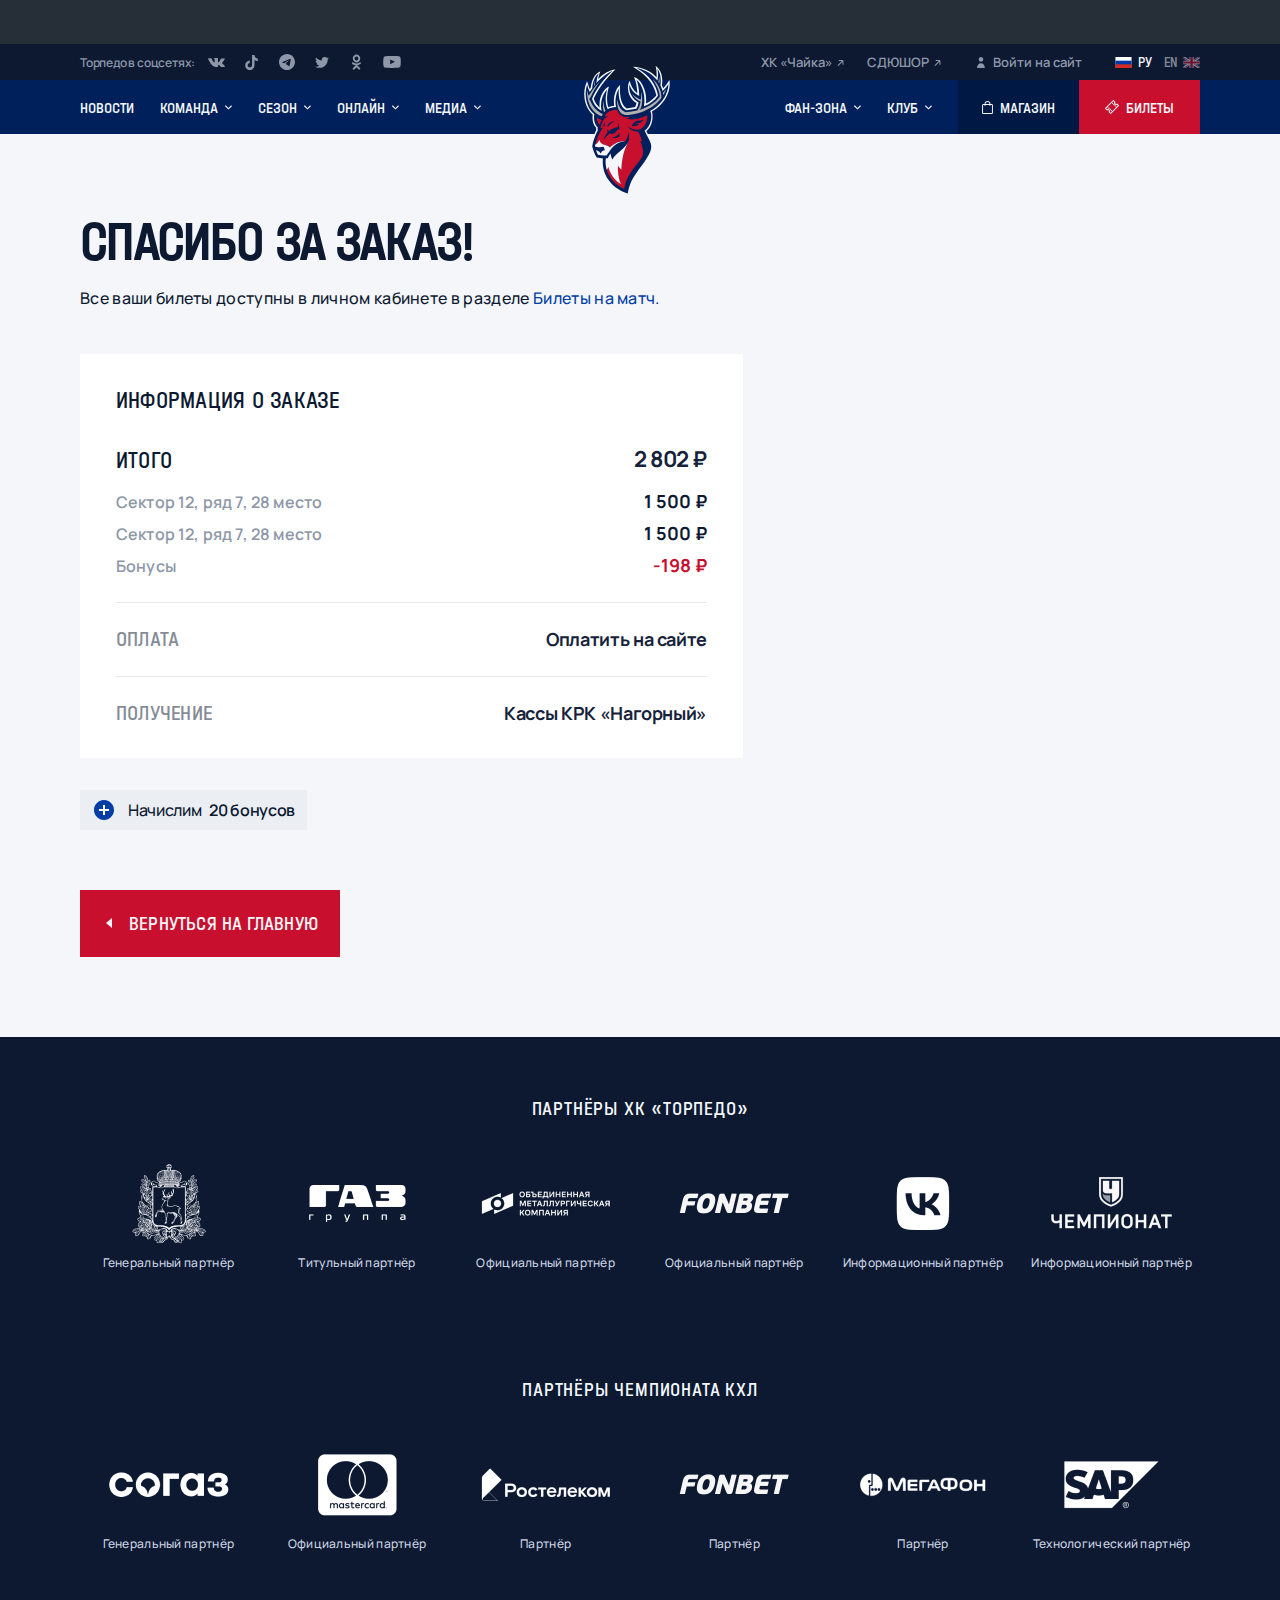
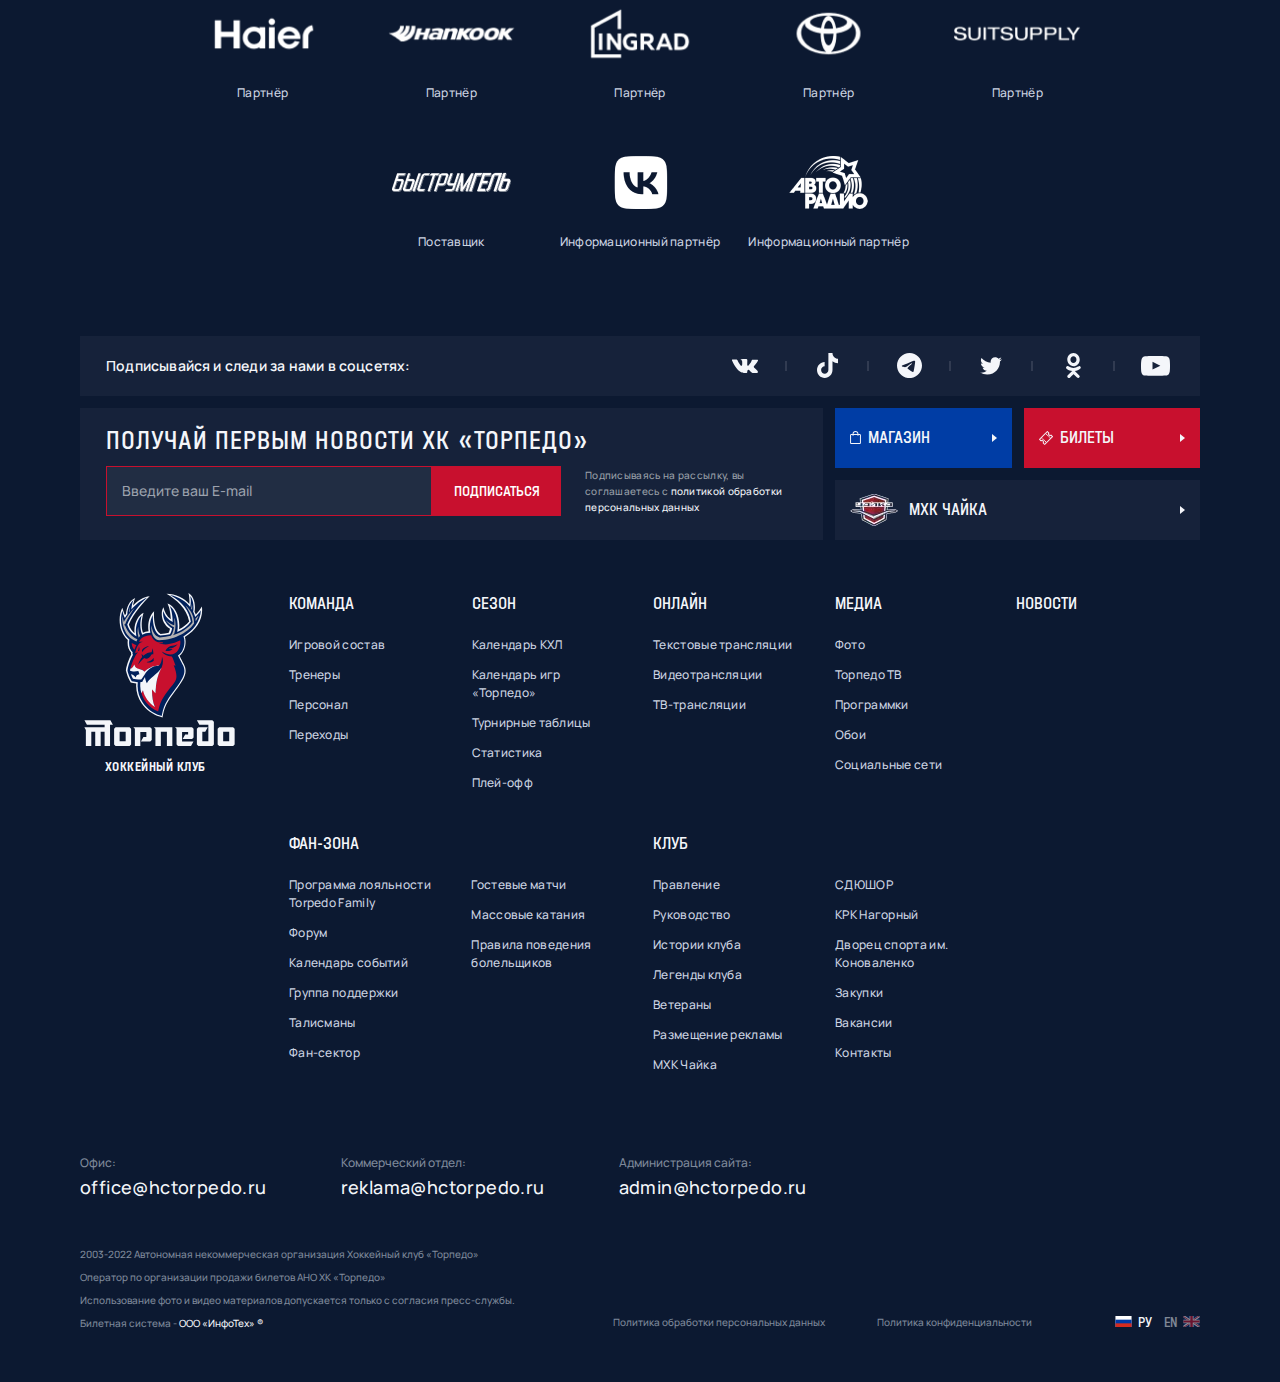
<file: order-created.html>
<!DOCTYPE html>
<html lang="ru">
<head>
	<meta charset="UTF-8">
	<meta http-equiv="X-UA-Compatible" content="IE=edge">
	<meta name="viewport" content="width=device-width, initial-scale=1, shrink-to-fit=no">
    <meta name="format-detection" content="telephone=no">
	<title>ХК Торпедо - Спасибо за заказ</title>

	<link rel="stylesheet" href="./styles/all-styles.css">

	<!--<link rel="shortcut icon" href="./public/favicon.ico" type="image/x-icon">-->
</head>
<body>
	<!--(component:wrapper)-->
    <div class="wrapper _preload" id="wrapper">
		<div class="wrapper__content wrapper__content_white">
		  <!--(component:band)-->
		  <div class="band">
			<div class="cover">
			  <div class="band__wrapper"></div>
			</div>
		  </div>
		  <!--End (component:band)-->
		  <!--(component:panel)-->
		  <div class="panel">
			<div class="cover">
			  <div class="panel__content">
				<div class="panel__networks">
				  <div class="panel__networks-title">Торпедо в соцсетях:</div>
				  <ul class="panel__networks-list">
					<!-- vk, tik-tok, instagram, telegram, facebook, twitter, ok, youtube-->
					<li class="panel__network"><a class="panel__network-link" href="#" target="_blank" rel="noopener">
								<svg class="svgsprite _vk-icon panel__network-icon">
								  <use xlink:href="assets/img/sprites/svgsprites.svg#vk-icon"></use>
								</svg></a></li>
					<li class="panel__network"><a class="panel__network-link" href="#" target="_blank" rel="noopener">
								<svg class="svgsprite _tik-tok-icon panel__network-icon">
								  <use xlink:href="assets/img/sprites/svgsprites.svg#tik-tok-icon"></use>
								</svg></a></li>
					<li class="panel__network"><a class="panel__network-link" href="#" target="_blank" rel="noopener">
								<svg class="svgsprite _telegram-icon panel__network-icon">
								  <use xlink:href="assets/img/sprites/svgsprites.svg#telegram-icon"></use>
								</svg></a></li>
					<li class="panel__network"><a class="panel__network-link" href="#" target="_blank" rel="noopener">
								<svg class="svgsprite _twitter-icon panel__network-icon">
								  <use xlink:href="assets/img/sprites/svgsprites.svg#twitter-icon"></use>
								</svg></a></li>
					<li class="panel__network"><a class="panel__network-link" href="#" target="_blank" rel="noopener">
								<svg class="svgsprite _ok-icon panel__network-icon">
								  <use xlink:href="assets/img/sprites/svgsprites.svg#ok-icon"></use>
								</svg></a></li>
					<li class="panel__network"><a class="panel__network-link" href="#" target="_blank" rel="noopener">
								<svg class="svgsprite _youtube-icon panel__network-icon">
								  <use xlink:href="assets/img/sprites/svgsprites.svg#youtube-icon"></use>
								</svg></a></li>
				  </ul>
				</div>
				<div class="panel__links"><a class="panel__link" href="#">ХК «Чайка»
							<svg class="svgsprite _pointer-angle-icon">
							  <use xlink:href="assets/img/sprites/svgsprites.svg#pointer-angle-icon"></use>
							</svg></a><a class="panel__link" href="#">СДЮШОР
							<svg class="svgsprite _pointer-angle-icon">
							  <use xlink:href="assets/img/sprites/svgsprites.svg#pointer-angle-icon"></use>
							</svg></a></div>
				<div class="panel__link-auth-container"><a class="panel__link-auth js-modal-link" href="#" data-src="#login">
							<svg class="svgsprite _user-icon">
							  <use xlink:href="assets/img/sprites/svgsprites.svg#user-icon"></use>
							</svg><span>Войти на сайт</span></a>
				</div>
						<!--(snippet:langs)-->
						<div class="langs panel__langs"><span class="langs__item active">
									<svg class="svgsprite langs__icon _ru-lang-icon">
									  <use xlink:href="assets/img/sprites/svgsprites.svg#ru-lang-icon"></use>
									</svg><span class="langs__name">Ру</span></span><a class="langs__item _reverse" href="#">
									<svg class="svgsprite langs__icon _en-lang-icon">
									  <use xlink:href="assets/img/sprites/svgsprites.svg#en-lang-icon"></use>
									</svg><span class="langs__name">En</span></a>
						</div>
						<!--End (snippet:langs)-->
			  </div>
			</div>
		  </div>
		  <!--End (component:panel)-->
		  <!--(component:header)-->
		  <header class="header" id="header">
			<div class="header__plug" id="header-plug"></div>
			<div class="header__wrapper" id="header-wrapper">
			  <div class="cover">
				<div class="header__content">
				  <!--(snippet:btn)-->
				  <button class="btn header__nav-btn" data-src="#mobile-nav" id="nav-btn">
							<svg class="svgsprite _hockey-stick-icon">
							  <use xlink:href="assets/img/sprites/svgsprites.svg#hockey-stick-icon"></use>
							</svg>
							<svg class="svgsprite _hockey-stick-icon">
							  <use xlink:href="assets/img/sprites/svgsprites.svg#hockey-stick-icon"></use>
							</svg>
				  </button>
				  <!--End (snippet:btn)-->
				  <ul class="header__nav _left">
					<li class="header__nav-item"><a class="header__nav-link" href="#"><span class="header__nav-text">Новости</span></a>
					</li>
					<li class="header__nav-item"><a class="header__nav-link" href="#"><span class="header__nav-text">Команда</span>
								<svg class="svgsprite _arrow-horizontal-icon header__nav-arrow">
								  <use xlink:href="assets/img/sprites/svgsprites.svg#arrow-horizontal-icon"></use>
								</svg></a><span class="header__sub-nav-trigger"></span>
					  <ul class="header__sub-nav">
						<li class="header__sub-nav-item"><a class="header__sub-nav-link" href="#"><span>Игровой состав</span></a></li>
						<li class="header__sub-nav-item"><a class="header__sub-nav-link" href="#"><span>Тренеры</span></a></li>
						<li class="header__sub-nav-item"><a class="header__sub-nav-link" href="#"><span>Персонал</span></a></li>
						<li class="header__sub-nav-item"><a class="header__sub-nav-link" href="#"><span>Переходы</span></a></li>
					  </ul>
					</li>
					<li class="header__nav-item"><a class="header__nav-link" href="#"><span class="header__nav-text">Сезон</span>
								<svg class="svgsprite _arrow-horizontal-icon header__nav-arrow">
								  <use xlink:href="assets/img/sprites/svgsprites.svg#arrow-horizontal-icon"></use>
								</svg></a><span class="header__sub-nav-trigger"></span>
					  <ul class="header__sub-nav">
						<li class="header__sub-nav-item"><a class="header__sub-nav-link" href="#"><span>Календарь КХЛ</span></a></li>
						<li class="header__sub-nav-item"><a class="header__sub-nav-link" href="#"><span>Календарь игр «Торпедо»</span></a></li>
						<li class="header__sub-nav-item"><a class="header__sub-nav-link" href="#"><span>Турнирные таблицы</span></a></li>
						<li class="header__sub-nav-item"><a class="header__sub-nav-link" href="#"><span>Статистика</span></a></li>
						<li class="header__sub-nav-item"><a class="header__sub-nav-link" href="#"><span>Плей-офф</span></a></li>
					  </ul>
					</li>
					<li class="header__nav-item"><a class="header__nav-link" href="#"><span class="header__nav-text">Онлайн</span>
								<svg class="svgsprite _arrow-horizontal-icon header__nav-arrow">
								  <use xlink:href="assets/img/sprites/svgsprites.svg#arrow-horizontal-icon"></use>
								</svg></a><span class="header__sub-nav-trigger"></span>
					  <ul class="header__sub-nav">
						<li class="header__sub-nav-item"><a class="header__sub-nav-link" href="#"><span>Текстовые трансляции</span></a></li>
						<li class="header__sub-nav-item"><a class="header__sub-nav-link" href="#"><span>Видеотрансляции</span></a></li>
						<li class="header__sub-nav-item"><a class="header__sub-nav-link" href="#"><span>ТВ-трансляции</span></a></li>
					  </ul>
					</li>
					<li class="header__nav-item"><a class="header__nav-link" href="#"><span class="header__nav-text">Медиа</span>
								<svg class="svgsprite _arrow-horizontal-icon header__nav-arrow">
								  <use xlink:href="assets/img/sprites/svgsprites.svg#arrow-horizontal-icon"></use>
								</svg></a><span class="header__sub-nav-trigger"></span>
					  <ul class="header__sub-nav">
						<li class="header__sub-nav-item"><a class="header__sub-nav-link" href="#"><span>Фото</span></a></li>
						<li class="header__sub-nav-item"><a class="header__sub-nav-link" href="#"><span>Торпедо ТВ</span></a></li>
						<li class="header__sub-nav-item"><a class="header__sub-nav-link" href="#"><span>Программки</span></a></li>
						<li class="header__sub-nav-item"><a class="header__sub-nav-link" href="#"><span>Обои</span></a></li>
						<li class="header__sub-nav-item"><a class="header__sub-nav-link" href="#"><span>Социальные сети</span></a></li>
					  </ul>
					</li>
				  </ul>
				  <div class="header__logo"><a class="header__logo-link" href="/"><img class="header__logo-img lazyload" data-src="assets/img/logo-img.svg" src="assets/img/logo-img.svg" alt="Торпедо Нижний Новгород - официальный сайт хоккейного клуба"></a></div>
				  <ul class="header__nav _right">
					<li class="header__nav-item"><a class="header__nav-link" href="#"><span class="header__nav-text">Фан-зона</span>
								<svg class="svgsprite _arrow-horizontal-icon header__nav-arrow">
								  <use xlink:href="assets/img/sprites/svgsprites.svg#arrow-horizontal-icon"></use>
								</svg></a><span class="header__sub-nav-trigger"></span>
					  <ul class="header__sub-nav">
						<li class="header__sub-nav-item"><a class="header__sub-nav-link" href="#"><span>Программа лояльности Torpedo Family</span></a></li>
						<li class="header__sub-nav-item"><a class="header__sub-nav-link" href="#"><span>Форум</span></a></li>
						<li class="header__sub-nav-item"><a class="header__sub-nav-link" href="#"><span>Календарь событий</span></a></li>
						<li class="header__sub-nav-item"><a class="header__sub-nav-link" href="#"><span>Группа поддержки</span></a></li>
						<li class="header__sub-nav-item"><a class="header__sub-nav-link" href="#"><span>Талисманы</span></a></li>
						<li class="header__sub-nav-item"><a class="header__sub-nav-link" href="#"><span>Фан-сектор</span></a></li>
						<li class="header__sub-nav-item"><a class="header__sub-nav-link" href="#"><span>Гостевые матчи</span></a></li>
						<li class="header__sub-nav-item"><a class="header__sub-nav-link" href="#"><span>Массовые катания</span></a></li>
						<li class="header__sub-nav-item"><a class="header__sub-nav-link" href="#"><span>Правила поведения болельщиков</span></a></li>
					  </ul>
					</li>
					<li class="header__nav-item"><a class="header__nav-link" href="#"><span class="header__nav-text">Клуб</span>
								<svg class="svgsprite _arrow-horizontal-icon header__nav-arrow">
								  <use xlink:href="assets/img/sprites/svgsprites.svg#arrow-horizontal-icon"></use>
								</svg></a><span class="header__sub-nav-trigger"></span>
					  <ul class="header__sub-nav">
						<li class="header__sub-nav-item"><a class="header__sub-nav-link" href="#"><span>Правление</span></a></li>
						<li class="header__sub-nav-item"><a class="header__sub-nav-link" href="#"><span>Руководство</span></a></li>
						<li class="header__sub-nav-item"><a class="header__sub-nav-link" href="#"><span>Истории клуба</span></a></li>
						<li class="header__sub-nav-item"><a class="header__sub-nav-link" href="#"><span>Легенды клуба</span></a></li>
						<li class="header__sub-nav-item"><a class="header__sub-nav-link" href="#"><span>Ветераны</span></a></li>
						<li class="header__sub-nav-item"><a class="header__sub-nav-link" href="#"><span>Размещение рекламы</span></a></li>
						<li class="header__sub-nav-item"><a class="header__sub-nav-link" href="#"><span>МХК Чайка</span></a></li>
						<li class="header__sub-nav-item"><a class="header__sub-nav-link" href="#"><span>СДЮШОР</span></a></li>
						<li class="header__sub-nav-item"><a class="header__sub-nav-link" href="#"><span>КРК Нагорный</span></a></li>
						<li class="header__sub-nav-item"><a class="header__sub-nav-link" href="#"><span>Дворец спорта им. Коноваленко</span></a></li>
						<li class="header__sub-nav-item"><a class="header__sub-nav-link" href="#"><span>Закупки</span></a></li>
						<li class="header__sub-nav-item"><a class="header__sub-nav-link" href="#"><span>Вакансии</span></a></li>
						<li class="header__sub-nav-item"><a class="header__sub-nav-link" href="#"><span>Контакты</span></a></li>
					  </ul>
					</li>
				  </ul>
				  <div class="header__buttons">
							<!--(snippet:btn)--><a class="btn header__btn _dark" href="#">
									  <svg class="svgsprite _bag-icon btn__icon">
										<use xlink:href="assets/img/sprites/svgsprites.svg#bag-icon"></use>
									  </svg><span class="btn__text">Магазин</span></a>
							<!--End (snippet:btn)-->
							<!--(snippet:btn)--><a class="btn header__btn" href="#">
									  <svg class="svgsprite _ticket-icon btn__icon">
										<use xlink:href="assets/img/sprites/svgsprites.svg#ticket-icon"></use>
									  </svg><span class="btn__text">Билеты</span></a>
							<!--End (snippet:btn)-->
				  </div>
				</div>
			  </div>
			</div>
		  </header>
		  <!--End (component:header)-->
		  <!--(component:worker)-->
			<main class="main">
				<section class="order-created">
					<h1 class="order-created__title">Спасибо за заказ!</h1>
					<p class="order-created__subtitle">
						Все ваши билеты доступны в личном кабинете в разделе
						<a class="order-created__link" href="#">Билеты на матч.</a>
					</p>

					<div class="order-created-info">
						<h2 class="order-created-info__title">Информация о заказе</h2>

						<ul class="order-created-info__list">
							<li class="order-created-info__item">
								<div class="order-created-info__total-text">Итого</div>
								<div class="order-created-info__total-price">2 802 ₽</div>
							</li>
							<li class="order-created-info__item">
								<div class="order-created-info__text">Сектор 12, ряд 7, 28 место</div>
								<div class="order-created-info__price">1 500 ₽</div>
							</li>
							<li class="order-created-info__item">
								<div class="order-created-info__text">Сектор 12, ряд 7, 28 место</div>
								<div class="order-created-info__price">1 500 ₽</div>
							</li>
							<li class="order-created-info__item">
								<div class="order-created-info__text">Бонусы</div>
								<div class="order-created-info__price order-created-info__price_minus">-198 ₽</div>
							</li>
						</ul>

						<div class="order-created-info__block">
							<div class="order-created-info__text-title">Оплата</div>
							<div class="order-created-info__text-choice">Оплатить на сайте</div>
						</div>

						<div class="order-created-info__block">
							<div class="order-created-info__text-title">Получение</div>
							<div class="order-created-info__text-choice">Кассы КРК «Нагорный»</div>
						</div>
					</div>

					<div class="order-created__bonuses">
						<svg class="order-created__bonuses-img" width="20" height="20" viewBox="0 0 20 20" fill="none" xmlns="http://www.w3.org/2000/svg">
							<path d="M10 0C4.477 0 0 4.477 0 10C0 15.523 4.477 20 10 20C15.523 20 20 15.523 20 10C20 4.477 15.523 0 10 0ZM15 11H11V15H9V11H5V9H9V5H11V9H15V11Z" fill="#003DA5"/>
							<path d="M15 11H11V15H9V11H5V9H9V5H11V9H15V11Z" fill="white"/>
						</svg>
						<p class="order-created__bonuses-text">
							Начислим  <span class="order-created__bonuses-total">20 бонусов</span>
						</p>								
					</div>
					
					<a href="#" class="order-created__button">
						<svg class="order-created__button-arrow" width="6" height="10" viewBox="0 0 6 10" fill="none" xmlns="http://www.w3.org/2000/svg">
							<path d="M0 5L6 0V10L0 5Z" fill="#F4F6FA"/>
						</svg>
						Вернуться на главную
					</a>

				</section>
			</main>
		<!--End (component:worker)-->
		</div>
		<div class="wrapper__footer">
		  <!--(component:partners)-->
		  <section class="partners">
			<div class="cover">
			  <div class="partners__section">
				<h6 class="h6 partners__title">Партнёры ХК «Торпедо»</h6>
				<div class="partners__list">
				  <div class="partners__item">
					<picture class="partners__logo">
					  <source type="image/webp" data-srcset="assets/img/partners/img-partner-1@3.webp" srcset="assets/img/partners/img-partner-1@3.webp" media="(min-width: 1600px)">
					  <source type="image/webp" data-srcset="assets/img/partners/img-partner-1@2.webp" srcset="assets/img/partners/img-partner-1@2.webp" media="(min-width: 1200px)">
					  <source type="image/webp" data-srcset="assets/img/partners/img-partner-1@1.webp" srcset="assets/img/partners/img-partner-1@1.webp">
					  <source type="image/png" data-srcset="assets/img/partners/img-partner-1@3.png" srcset="assets/img/partners/img-partner-1@3.png" media="(min-width: 1600px)">
					  <source type="image/png" data-srcset="assets/img/partners/img-partner-1@2.png" srcset="assets/img/partners/img-partner-1@2.png" media="(min-width: 1200px)">
					  <source type="image/png" data-srcset="assets/img/partners/img-partner-1@1.png" srcset="assets/img/partners/img-partner-1@1.png"><img class="partners__logo-img lazyload" data-src="assets/img/partners/img-partner-1@3.png" src="assets/img/partners/img-partner-1@3.png" alt="Генеральный партнёр" title="Генеральный партнёр">
					</picture>
					<div class="partners__item-name">Генеральный партнёр</div>
				  </div>
				  <div class="partners__item">
					<picture class="partners__logo">
					  <source type="image/webp" data-srcset="assets/img/partners/img-partner-2@3.webp" srcset="assets/img/partners/img-partner-2@3.webp" media="(min-width: 1600px)">
					  <source type="image/webp" data-srcset="assets/img/partners/img-partner-2@2.webp" srcset="assets/img/partners/img-partner-2@2.webp" media="(min-width: 1200px)">
					  <source type="image/webp" data-srcset="assets/img/partners/img-partner-2@1.webp" srcset="assets/img/partners/img-partner-2@1.webp">
					  <source type="image/png" data-srcset="assets/img/partners/img-partner-2@3.png" srcset="assets/img/partners/img-partner-2@3.png" media="(min-width: 1600px)">
					  <source type="image/png" data-srcset="assets/img/partners/img-partner-2@2.png" srcset="assets/img/partners/img-partner-2@2.png" media="(min-width: 1200px)">
					  <source type="image/png" data-srcset="assets/img/partners/img-partner-2@1.png" srcset="assets/img/partners/img-partner-2@1.png"><img class="partners__logo-img lazyload" data-src="assets/img/partners/img-partner-2@3.png" src="assets/img/partners/img-partner-2@3.png" alt="Титульный партнёр" title="Титульный партнёр">
					</picture>
					<div class="partners__item-name">Титульный партнёр</div>
				  </div>
				  <div class="partners__item">
					<picture class="partners__logo">
					  <source type="image/webp" data-srcset="assets/img/partners/img-partner-3@3.webp" srcset="assets/img/partners/img-partner-3@3.webp" media="(min-width: 1600px)">
					  <source type="image/webp" data-srcset="assets/img/partners/img-partner-3@2.webp" srcset="assets/img/partners/img-partner-3@2.webp" media="(min-width: 1200px)">
					  <source type="image/webp" data-srcset="assets/img/partners/img-partner-3@1.webp" srcset="assets/img/partners/img-partner-3@1.webp">
					  <source type="image/png" data-srcset="assets/img/partners/img-partner-3@3.png" srcset="assets/img/partners/img-partner-3@3.png" media="(min-width: 1600px)">
					  <source type="image/png" data-srcset="assets/img/partners/img-partner-3@2.png" srcset="assets/img/partners/img-partner-3@2.png" media="(min-width: 1200px)">
					  <source type="image/png" data-srcset="assets/img/partners/img-partner-3@1.png" srcset="assets/img/partners/img-partner-3@1.png"><img class="partners__logo-img lazyload" data-src="assets/img/partners/img-partner-3@3.png" src="assets/img/partners/img-partner-3@3.png" alt="Официальный партнёр" title="Официальный партнёр">
					</picture>
					<div class="partners__item-name">Официальный партнёр</div>
				  </div>
				  <div class="partners__item">
					<picture class="partners__logo">
					  <source type="image/webp" data-srcset="assets/img/partners/img-partner-4@3.webp" srcset="assets/img/partners/img-partner-4@3.webp" media="(min-width: 1600px)">
					  <source type="image/webp" data-srcset="assets/img/partners/img-partner-4@2.webp" srcset="assets/img/partners/img-partner-4@2.webp" media="(min-width: 1200px)">
					  <source type="image/webp" data-srcset="assets/img/partners/img-partner-4@1.webp" srcset="assets/img/partners/img-partner-4@1.webp">
					  <source type="image/png" data-srcset="assets/img/partners/img-partner-4@3.png" srcset="assets/img/partners/img-partner-4@3.png" media="(min-width: 1600px)">
					  <source type="image/png" data-srcset="assets/img/partners/img-partner-4@2.png" srcset="assets/img/partners/img-partner-4@2.png" media="(min-width: 1200px)">
					  <source type="image/png" data-srcset="assets/img/partners/img-partner-4@1.png" srcset="assets/img/partners/img-partner-4@1.png"><img class="partners__logo-img lazyload" data-src="assets/img/partners/img-partner-4@3.png" src="assets/img/partners/img-partner-4@3.png" alt="Официальный партнёр" title="Официальный партнёр">
					</picture>
					<div class="partners__item-name">Официальный партнёр</div>
				  </div>
				  <div class="partners__item">
					<picture class="partners__logo">
					  <source type="image/webp" data-srcset="assets/img/partners/img-partner-5@3.webp" srcset="assets/img/partners/img-partner-5@3.webp" media="(min-width: 1600px)">
					  <source type="image/webp" data-srcset="assets/img/partners/img-partner-5@2.webp" srcset="assets/img/partners/img-partner-5@2.webp" media="(min-width: 1200px)">
					  <source type="image/webp" data-srcset="assets/img/partners/img-partner-5@1.webp" srcset="assets/img/partners/img-partner-5@1.webp">
					  <source type="image/png" data-srcset="assets/img/partners/img-partner-5@3.png" srcset="assets/img/partners/img-partner-5@3.png" media="(min-width: 1600px)">
					  <source type="image/png" data-srcset="assets/img/partners/img-partner-5@2.png" srcset="assets/img/partners/img-partner-5@2.png" media="(min-width: 1200px)">
					  <source type="image/png" data-srcset="assets/img/partners/img-partner-5@1.png" srcset="assets/img/partners/img-partner-5@1.png"><img class="partners__logo-img lazyload" data-src="assets/img/partners/img-partner-5@3.png" src="assets/img/partners/img-partner-5@3.png" alt="Информационный партнёр" title="Информационный партнёр">
					</picture>
					<div class="partners__item-name">Информационный партнёр</div>
				  </div>
				  <div class="partners__item">
					<picture class="partners__logo">
					  <source type="image/webp" data-srcset="assets/img/partners/img-partner-6@3.webp" srcset="assets/img/partners/img-partner-6@3.webp" media="(min-width: 1600px)">
					  <source type="image/webp" data-srcset="assets/img/partners/img-partner-6@2.webp" srcset="assets/img/partners/img-partner-6@2.webp" media="(min-width: 1200px)">
					  <source type="image/webp" data-srcset="assets/img/partners/img-partner-6@1.webp" srcset="assets/img/partners/img-partner-6@1.webp">
					  <source type="image/png" data-srcset="assets/img/partners/img-partner-6@3.png" srcset="assets/img/partners/img-partner-6@3.png" media="(min-width: 1600px)">
					  <source type="image/png" data-srcset="assets/img/partners/img-partner-6@2.png" srcset="assets/img/partners/img-partner-6@2.png" media="(min-width: 1200px)">
					  <source type="image/png" data-srcset="assets/img/partners/img-partner-6@1.png" srcset="assets/img/partners/img-partner-6@1.png"><img class="partners__logo-img lazyload" data-src="assets/img/partners/img-partner-6@3.png" src="assets/img/partners/img-partner-6@3.png" alt="Информационный партнёр" title="Информационный партнёр">
					</picture>
					<div class="partners__item-name">Информационный партнёр</div>
				  </div>
				</div>
			  </div>
			  <div class="partners__section">
				<h6 class="h6 partners__title">Партнёры чемпионата КХЛ</h6>
				<div class="partners__list">
				  <div class="partners__item">
					<picture class="partners__logo">
					  <source type="image/webp" data-srcset="assets/img/partners/img-partner-7@3.webp" srcset="assets/img/partners/img-partner-7@3.webp" media="(min-width: 1600px)">
					  <source type="image/webp" data-srcset="assets/img/partners/img-partner-7@2.webp" srcset="assets/img/partners/img-partner-7@2.webp" media="(min-width: 1200px)">
					  <source type="image/webp" data-srcset="assets/img/partners/img-partner-7@1.webp" srcset="assets/img/partners/img-partner-7@1.webp">
					  <source type="image/png" data-srcset="assets/img/partners/img-partner-7@3.png" srcset="assets/img/partners/img-partner-7@3.png" media="(min-width: 1600px)">
					  <source type="image/png" data-srcset="assets/img/partners/img-partner-7@2.png" srcset="assets/img/partners/img-partner-7@2.png" media="(min-width: 1200px)">
					  <source type="image/png" data-srcset="assets/img/partners/img-partner-7@1.png" srcset="assets/img/partners/img-partner-7@1.png"><img class="partners__logo-img lazyload" data-src="assets/img/partners/img-partner-7@3.png" src="assets/img/partners/img-partner-7@3.png" alt="Генеральный партнёр" title="Генеральный партнёр">
					</picture>
					<div class="partners__item-name">Генеральный партнёр</div>
				  </div>
				  <div class="partners__item">
					<picture class="partners__logo">
					  <source type="image/webp" data-srcset="assets/img/partners/img-partner-8@3.webp" srcset="assets/img/partners/img-partner-8@3.webp" media="(min-width: 1600px)">
					  <source type="image/webp" data-srcset="assets/img/partners/img-partner-8@2.webp" srcset="assets/img/partners/img-partner-8@2.webp" media="(min-width: 1200px)">
					  <source type="image/webp" data-srcset="assets/img/partners/img-partner-8@1.webp" srcset="assets/img/partners/img-partner-8@1.webp">
					  <source type="image/png" data-srcset="assets/img/partners/img-partner-8@3.png" srcset="assets/img/partners/img-partner-8@3.png" media="(min-width: 1600px)">
					  <source type="image/png" data-srcset="assets/img/partners/img-partner-8@2.png" srcset="assets/img/partners/img-partner-8@2.png" media="(min-width: 1200px)">
					  <source type="image/png" data-srcset="assets/img/partners/img-partner-8@1.png" srcset="assets/img/partners/img-partner-8@1.png"><img class="partners__logo-img lazyload" data-src="assets/img/partners/img-partner-8@3.png" src="assets/img/partners/img-partner-8@3.png" alt="Официальный партнёр" title="Официальный партнёр">
					</picture>
					<div class="partners__item-name">Официальный партнёр</div>
				  </div>
				  <div class="partners__item">
					<picture class="partners__logo">
					  <source type="image/webp" data-srcset="assets/img/partners/img-partner-9@3.webp" srcset="assets/img/partners/img-partner-9@3.webp" media="(min-width: 1600px)">
					  <source type="image/webp" data-srcset="assets/img/partners/img-partner-9@2.webp" srcset="assets/img/partners/img-partner-9@2.webp" media="(min-width: 1200px)">
					  <source type="image/webp" data-srcset="assets/img/partners/img-partner-9@1.webp" srcset="assets/img/partners/img-partner-9@1.webp">
					  <source type="image/png" data-srcset="assets/img/partners/img-partner-9@3.png" srcset="assets/img/partners/img-partner-9@3.png" media="(min-width: 1600px)">
					  <source type="image/png" data-srcset="assets/img/partners/img-partner-9@2.png" srcset="assets/img/partners/img-partner-9@2.png" media="(min-width: 1200px)">
					  <source type="image/png" data-srcset="assets/img/partners/img-partner-9@1.png" srcset="assets/img/partners/img-partner-9@1.png"><img class="partners__logo-img lazyload" data-src="assets/img/partners/img-partner-9@3.png" src="assets/img/partners/img-partner-9@3.png" alt="Партнёр" title="Партнёр">
					</picture>
					<div class="partners__item-name">Партнёр</div>
				  </div>
				  <div class="partners__item">
					<picture class="partners__logo">
					  <source type="image/webp" data-srcset="assets/img/partners/img-partner-4@3.webp" srcset="assets/img/partners/img-partner-4@3.webp" media="(min-width: 1600px)">
					  <source type="image/webp" data-srcset="assets/img/partners/img-partner-4@2.webp" srcset="assets/img/partners/img-partner-4@2.webp" media="(min-width: 1200px)">
					  <source type="image/webp" data-srcset="assets/img/partners/img-partner-4@1.webp" srcset="assets/img/partners/img-partner-4@1.webp">
					  <source type="image/png" data-srcset="assets/img/partners/img-partner-4@3.png" srcset="assets/img/partners/img-partner-4@3.png" media="(min-width: 1600px)">
					  <source type="image/png" data-srcset="assets/img/partners/img-partner-4@2.png" srcset="assets/img/partners/img-partner-4@2.png" media="(min-width: 1200px)">
					  <source type="image/png" data-srcset="assets/img/partners/img-partner-4@1.png" srcset="assets/img/partners/img-partner-4@1.png"><img class="partners__logo-img lazyload" data-src="assets/img/partners/img-partner-4@3.png" src="assets/img/partners/img-partner-4@3.png" alt="Партнёр" title="Партнёр">
					</picture>
					<div class="partners__item-name">Партнёр</div>
				  </div>
				  <div class="partners__item">
					<picture class="partners__logo">
					  <source type="image/webp" data-srcset="assets/img/partners/img-partner-10@3.webp" srcset="assets/img/partners/img-partner-10@3.webp" media="(min-width: 1600px)">
					  <source type="image/webp" data-srcset="assets/img/partners/img-partner-10@2.webp" srcset="assets/img/partners/img-partner-10@2.webp" media="(min-width: 1200px)">
					  <source type="image/webp" data-srcset="assets/img/partners/img-partner-10@1.webp" srcset="assets/img/partners/img-partner-10@1.webp">
					  <source type="image/png" data-srcset="assets/img/partners/img-partner-10@3.png" srcset="assets/img/partners/img-partner-10@3.png" media="(min-width: 1600px)">
					  <source type="image/png" data-srcset="assets/img/partners/img-partner-10@2.png" srcset="assets/img/partners/img-partner-10@2.png" media="(min-width: 1200px)">
					  <source type="image/png" data-srcset="assets/img/partners/img-partner-10@1.png" srcset="assets/img/partners/img-partner-10@1.png"><img class="partners__logo-img lazyload" data-src="assets/img/partners/img-partner-10@3.png" src="assets/img/partners/img-partner-10@3.png" alt="Партнёр" title="Партнёр">
					</picture>
					<div class="partners__item-name">Партнёр</div>
				  </div>
				  <div class="partners__item">
					<picture class="partners__logo">
					  <source type="image/webp" data-srcset="assets/img/partners/img-partner-11@3.webp" srcset="assets/img/partners/img-partner-11@3.webp" media="(min-width: 1600px)">
					  <source type="image/webp" data-srcset="assets/img/partners/img-partner-11@2.webp" srcset="assets/img/partners/img-partner-11@2.webp" media="(min-width: 1200px)">
					  <source type="image/webp" data-srcset="assets/img/partners/img-partner-11@1.webp" srcset="assets/img/partners/img-partner-11@1.webp">
					  <source type="image/png" data-srcset="assets/img/partners/img-partner-11@3.png" srcset="assets/img/partners/img-partner-11@3.png" media="(min-width: 1600px)">
					  <source type="image/png" data-srcset="assets/img/partners/img-partner-11@2.png" srcset="assets/img/partners/img-partner-11@2.png" media="(min-width: 1200px)">
					  <source type="image/png" data-srcset="assets/img/partners/img-partner-11@1.png" srcset="assets/img/partners/img-partner-11@1.png"><img class="partners__logo-img lazyload" data-src="assets/img/partners/img-partner-11@3.png" src="assets/img/partners/img-partner-11@3.png" alt="Технологический партнёр" title="Технологический партнёр">
					</picture>
					<div class="partners__item-name">Технологический партнёр</div>
				  </div>
				  <div class="partners__item">
					<picture class="partners__logo">
					  <source type="image/webp" data-srcset="assets/img/partners/img-partner-12@3.webp" srcset="assets/img/partners/img-partner-12@3.webp" media="(min-width: 1600px)">
					  <source type="image/webp" data-srcset="assets/img/partners/img-partner-12@2.webp" srcset="assets/img/partners/img-partner-12@2.webp" media="(min-width: 1200px)">
					  <source type="image/webp" data-srcset="assets/img/partners/img-partner-12@1.webp" srcset="assets/img/partners/img-partner-12@1.webp">
					  <source type="image/png" data-srcset="assets/img/partners/img-partner-12@3.png" srcset="assets/img/partners/img-partner-12@3.png" media="(min-width: 1600px)">
					  <source type="image/png" data-srcset="assets/img/partners/img-partner-12@2.png" srcset="assets/img/partners/img-partner-12@2.png" media="(min-width: 1200px)">
					  <source type="image/png" data-srcset="assets/img/partners/img-partner-12@1.png" srcset="assets/img/partners/img-partner-12@1.png"><img class="partners__logo-img lazyload" data-src="assets/img/partners/img-partner-12@3.png" src="assets/img/partners/img-partner-12@3.png" alt="Партнёр" title="Партнёр">
					</picture>
					<div class="partners__item-name">Партнёр</div>
				  </div>
				  <div class="partners__item">
					<picture class="partners__logo">
					  <source type="image/webp" data-srcset="assets/img/partners/img-partner-13@3.webp" srcset="assets/img/partners/img-partner-13@3.webp" media="(min-width: 1600px)">
					  <source type="image/webp" data-srcset="assets/img/partners/img-partner-13@2.webp" srcset="assets/img/partners/img-partner-13@2.webp" media="(min-width: 1200px)">
					  <source type="image/webp" data-srcset="assets/img/partners/img-partner-13@1.webp" srcset="assets/img/partners/img-partner-13@1.webp">
					  <source type="image/png" data-srcset="assets/img/partners/img-partner-13@3.png" srcset="assets/img/partners/img-partner-13@3.png" media="(min-width: 1600px)">
					  <source type="image/png" data-srcset="assets/img/partners/img-partner-13@2.png" srcset="assets/img/partners/img-partner-13@2.png" media="(min-width: 1200px)">
					  <source type="image/png" data-srcset="assets/img/partners/img-partner-13@1.png" srcset="assets/img/partners/img-partner-13@1.png"><img class="partners__logo-img lazyload" data-src="assets/img/partners/img-partner-13@3.png" src="assets/img/partners/img-partner-13@3.png" alt="Партнёр" title="Партнёр">
					</picture>
					<div class="partners__item-name">Партнёр</div>
				  </div>
				  <div class="partners__item">
					<picture class="partners__logo">
					  <source type="image/webp" data-srcset="assets/img/partners/img-partner-14@3.webp" srcset="assets/img/partners/img-partner-14@3.webp" media="(min-width: 1600px)">
					  <source type="image/webp" data-srcset="assets/img/partners/img-partner-14@2.webp" srcset="assets/img/partners/img-partner-14@2.webp" media="(min-width: 1200px)">
					  <source type="image/webp" data-srcset="assets/img/partners/img-partner-14@1.webp" srcset="assets/img/partners/img-partner-14@1.webp">
					  <source type="image/png" data-srcset="assets/img/partners/img-partner-14@3.png" srcset="assets/img/partners/img-partner-14@3.png" media="(min-width: 1600px)">
					  <source type="image/png" data-srcset="assets/img/partners/img-partner-14@2.png" srcset="assets/img/partners/img-partner-14@2.png" media="(min-width: 1200px)">
					  <source type="image/png" data-srcset="assets/img/partners/img-partner-14@1.png" srcset="assets/img/partners/img-partner-14@1.png"><img class="partners__logo-img lazyload" data-src="assets/img/partners/img-partner-14@3.png" src="assets/img/partners/img-partner-14@3.png" alt="Партнёр" title="Партнёр">
					</picture>
					<div class="partners__item-name">Партнёр</div>
				  </div>
				  <div class="partners__item">
					<picture class="partners__logo">
					  <source type="image/webp" data-srcset="assets/img/partners/img-partner-15@3.webp" srcset="assets/img/partners/img-partner-15@3.webp" media="(min-width: 1600px)">
					  <source type="image/webp" data-srcset="assets/img/partners/img-partner-15@2.webp" srcset="assets/img/partners/img-partner-15@2.webp" media="(min-width: 1200px)">
					  <source type="image/webp" data-srcset="assets/img/partners/img-partner-15@1.webp" srcset="assets/img/partners/img-partner-15@1.webp">
					  <source type="image/png" data-srcset="assets/img/partners/img-partner-15@3.png" srcset="assets/img/partners/img-partner-15@3.png" media="(min-width: 1600px)">
					  <source type="image/png" data-srcset="assets/img/partners/img-partner-15@2.png" srcset="assets/img/partners/img-partner-15@2.png" media="(min-width: 1200px)">
					  <source type="image/png" data-srcset="assets/img/partners/img-partner-15@1.png" srcset="assets/img/partners/img-partner-15@1.png"><img class="partners__logo-img lazyload" data-src="assets/img/partners/img-partner-15@3.png" src="assets/img/partners/img-partner-15@3.png" alt="Партнёр" title="Партнёр">
					</picture>
					<div class="partners__item-name">Партнёр</div>
				  </div>
				  <div class="partners__item">
					<picture class="partners__logo">
					  <source type="image/webp" data-srcset="assets/img/partners/img-partner-16@3.webp" srcset="assets/img/partners/img-partner-16@3.webp" media="(min-width: 1600px)">
					  <source type="image/webp" data-srcset="assets/img/partners/img-partner-16@2.webp" srcset="assets/img/partners/img-partner-16@2.webp" media="(min-width: 1200px)">
					  <source type="image/webp" data-srcset="assets/img/partners/img-partner-16@1.webp" srcset="assets/img/partners/img-partner-16@1.webp">
					  <source type="image/png" data-srcset="assets/img/partners/img-partner-16@3.png" srcset="assets/img/partners/img-partner-16@3.png" media="(min-width: 1600px)">
					  <source type="image/png" data-srcset="assets/img/partners/img-partner-16@2.png" srcset="assets/img/partners/img-partner-16@2.png" media="(min-width: 1200px)">
					  <source type="image/png" data-srcset="assets/img/partners/img-partner-16@1.png" srcset="assets/img/partners/img-partner-16@1.png"><img class="partners__logo-img lazyload" data-src="assets/img/partners/img-partner-16@3.png" src="assets/img/partners/img-partner-16@3.png" alt="Партнёр" title="Партнёр">
					</picture>
					<div class="partners__item-name">Партнёр</div>
				  </div>
				  <div class="partners__item">
					<picture class="partners__logo">
					  <source type="image/webp" data-srcset="assets/img/partners/img-partner-17@3.webp" srcset="assets/img/partners/img-partner-17@3.webp" media="(min-width: 1600px)">
					  <source type="image/webp" data-srcset="assets/img/partners/img-partner-17@2.webp" srcset="assets/img/partners/img-partner-17@2.webp" media="(min-width: 1200px)">
					  <source type="image/webp" data-srcset="assets/img/partners/img-partner-17@1.webp" srcset="assets/img/partners/img-partner-17@1.webp">
					  <source type="image/png" data-srcset="assets/img/partners/img-partner-17@3.png" srcset="assets/img/partners/img-partner-17@3.png" media="(min-width: 1600px)">
					  <source type="image/png" data-srcset="assets/img/partners/img-partner-17@2.png" srcset="assets/img/partners/img-partner-17@2.png" media="(min-width: 1200px)">
					  <source type="image/png" data-srcset="assets/img/partners/img-partner-17@1.png" srcset="assets/img/partners/img-partner-17@1.png"><img class="partners__logo-img lazyload" data-src="assets/img/partners/img-partner-17@3.png" src="assets/img/partners/img-partner-17@3.png" alt="Поставщик" title="Поставщик">
					</picture>
					<div class="partners__item-name">Поставщик</div>
				  </div>
				  <div class="partners__item">
					<picture class="partners__logo">
					  <source type="image/webp" data-srcset="assets/img/partners/img-partner-5@3.webp" srcset="assets/img/partners/img-partner-5@3.webp" media="(min-width: 1600px)">
					  <source type="image/webp" data-srcset="assets/img/partners/img-partner-5@2.webp" srcset="assets/img/partners/img-partner-5@2.webp" media="(min-width: 1200px)">
					  <source type="image/webp" data-srcset="assets/img/partners/img-partner-5@1.webp" srcset="assets/img/partners/img-partner-5@1.webp">
					  <source type="image/png" data-srcset="assets/img/partners/img-partner-5@3.png" srcset="assets/img/partners/img-partner-5@3.png" media="(min-width: 1600px)">
					  <source type="image/png" data-srcset="assets/img/partners/img-partner-5@2.png" srcset="assets/img/partners/img-partner-5@2.png" media="(min-width: 1200px)">
					  <source type="image/png" data-srcset="assets/img/partners/img-partner-5@1.png" srcset="assets/img/partners/img-partner-5@1.png"><img class="partners__logo-img lazyload" data-src="assets/img/partners/img-partner-5@3.png" src="assets/img/partners/img-partner-5@3.png" alt="Информационный партнёр" title="Информационный партнёр">
					</picture>
					<div class="partners__item-name">Информационный партнёр</div>
				  </div>
				  <div class="partners__item">
					<picture class="partners__logo">
					  <source type="image/webp" data-srcset="assets/img/partners/img-partner-18@3.webp" srcset="assets/img/partners/img-partner-18@3.webp" media="(min-width: 1600px)">
					  <source type="image/webp" data-srcset="assets/img/partners/img-partner-18@2.webp" srcset="assets/img/partners/img-partner-18@2.webp" media="(min-width: 1200px)">
					  <source type="image/webp" data-srcset="assets/img/partners/img-partner-18@1.webp" srcset="assets/img/partners/img-partner-18@1.webp">
					  <source type="image/png" data-srcset="assets/img/partners/img-partner-18@3.png" srcset="assets/img/partners/img-partner-18@3.png" media="(min-width: 1600px)">
					  <source type="image/png" data-srcset="assets/img/partners/img-partner-18@2.png" srcset="assets/img/partners/img-partner-18@2.png" media="(min-width: 1200px)">
					  <source type="image/png" data-srcset="assets/img/partners/img-partner-18@1.png" srcset="assets/img/partners/img-partner-18@1.png"><img class="partners__logo-img lazyload" data-src="assets/img/partners/img-partner-18@3.png" src="assets/img/partners/img-partner-18@3.png" alt="Информационный партнёр" title="Информационный партнёр">
					</picture>
					<div class="partners__item-name">Информационный партнёр</div>
				  </div>
				</div>
			  </div>
			</div>
		  </section>
		  <!--End (component:partners)-->
		  <!--(component:footer)-->
		  <footer class="footer" id="footer">
			<div class="cover">
			  <!-- vk, tik-tok, instagram, telegram, facebook, twitter, ok, youtube-->
					  <!--(snippet:networks)-->
					  <div class="networks">
						<div class="networks__text">Подписывайся и следи за нами в соцсетях:</div>
						<div class="networks__content">
						  <ul class="networks__list">
							<li class="networks__network"><a class="networks__link" href="#" target="_blank" rel="noopener">
										<svg class="svgsprite _vk-icon">
										  <use xlink:href="assets/img/sprites/svgsprites.svg#vk-icon"></use>
										</svg></a></li>
							<li class="networks__network"><a class="networks__link" href="#" target="_blank" rel="noopener">
										<svg class="svgsprite _tik-tok-icon">
										  <use xlink:href="assets/img/sprites/svgsprites.svg#tik-tok-icon"></use>
										</svg></a></li>
							<li class="networks__network"><a class="networks__link" href="#" target="_blank" rel="noopener">
										<svg class="svgsprite _telegram-icon">
										  <use xlink:href="assets/img/sprites/svgsprites.svg#telegram-icon"></use>
										</svg></a></li>
							<li class="networks__network"><a class="networks__link" href="#" target="_blank" rel="noopener">
										<svg class="svgsprite _twitter-icon">
										  <use xlink:href="assets/img/sprites/svgsprites.svg#twitter-icon"></use>
										</svg></a></li>
							<li class="networks__network"><a class="networks__link" href="#" target="_blank" rel="noopener">
										<svg class="svgsprite _ok-icon">
										  <use xlink:href="assets/img/sprites/svgsprites.svg#ok-icon"></use>
										</svg></a></li>
							<li class="networks__network"><a class="networks__link" href="#" target="_blank" rel="noopener">
										<svg class="svgsprite _youtube-icon">
										  <use xlink:href="assets/img/sprites/svgsprites.svg#youtube-icon"></use>
										</svg></a></li>
						  </ul>
						</div>
					  </div>
					  <!--End (snippet:networks)-->
			  <div class="footer__info">
				<div class="footer__subscription">
				  <h6 class="h6 footer__subscription-title">Получай первым новости ХК «Торпедо»</h6>
				  <form action="#" method="POST">
					<div class="footer__subscription-form">
							  <!--(snippet:subscription)-->
							  <div class="subscription">
								<!--(snippet:field)-->
								<div class="field _dark">
								  <div class="field__container">
									<div class="field__content">
									  <input class="field__input js-field error" type="email" name="subscription" value="" placeholder="" autocomplete="off"><span class="field__placeholder">Введите ваш E-mail</span>
									</div>
								  </div>
								</div>
								<!--End (snippet:field)-->
								<!--(snippet:btn)-->
								<button class="btn subscription__btn" type="submit" name="submit"><span class="btn__text">Подписаться</span></button>
								<!--End (snippet:btn)-->
							  </div>
							  <!--End (snippet:subscription)-->
					  <p class="footer__subscription-policy">Подписываясь на рассылку, вы соглашаетесь <br>с <a href="#">политикой обработки персональных данных</a></p>
					</div>
				  </form>
				</div>
				<!--(snippet:btn-list)-->
				<div class="btn-list footer__btn-list">
						  <!--(snippet:btn)--><a class="btn btn-list__btn _blue footer__btn" href="#">
									<svg class="svgsprite _bag-icon btn__icon">
									  <use xlink:href="assets/img/sprites/svgsprites.svg#bag-icon"></use>
									</svg><i class="btn__arrow"></i><span class="btn__text">Магазин</span></a>
						  <!--End (snippet:btn)-->
						  <!--(snippet:btn)--><a class="btn btn-list__btn footer__btn" href="#">
									<svg class="svgsprite _ticket-icon btn__icon">
									  <use xlink:href="assets/img/sprites/svgsprites.svg#ticket-icon"></use>
									</svg><i class="btn__arrow"></i><span class="btn__text">Билеты</span></a>
						  <!--End (snippet:btn)-->
				  <!--(snippet:btn)--><a class="btn btn-list__btn _dark footer__btn" href="#">
					<picture class="btn__img-container">
					  <source type="image/webp" data-srcset="assets/img/gull-icon-1@2.webp" srcset="assets/img/gull-icon-1@2.webp" media="(min-width: 1600px)">
					  <source type="image/webp" data-srcset="assets/img/gull-icon-1@1.webp" srcset="assets/img/gull-icon-1@1.webp">
					  <source type="image/png" data-srcset="assets/img/gull-icon-1@2.png" srcset="assets/img/gull-icon-1@2.png" media="(min-width: 1600px)">
					  <source type="image/png" data-srcset="assets/img/gull-icon-1@1.png" srcset="assets/img/gull-icon-1@1.png"><img class="btn__img lazyload" data-src="assets/img/gull-icon-1@2.png" src="assets/img/gull-icon-1@2.png" alt="МХК Чайка" title="МХК Чайка">
					</picture><i class="btn__arrow"></i><span class="btn__text">МХК Чайка</span></a>
				  <!--End (snippet:btn)-->
				</div>
				<!--End (snippet:btn-list)-->
			  </div>
			  <div class="footer__nav-container">
				<div class="footer__logo-container"><a class="footer__logo-link" href="/"><img class="footer__logo lazyload" data-src="assets/img/signature-logo-img.svg" src="assets/img/signature-logo-img.svg" alt="Хоккейный клуб Торпедо" title="Хоккейный клуб Торпедо">
					<div class="footer__logo-label">Хоккейный клуб</div></a></div>
				<div class="footer__nav-wrapper">
				  <div class="footer__nav-list">
					<div class="footer__nav-column">
					  <h6 class="h6 footer__nav-title"><a class="footer__nav-title-link" href="#">Команда</a></h6>
					  <ul class="footer__nav">
						<li class="footer__nav-item"><a class="footer__nav-link" href="#">Игровой состав</a></li>
						<li class="footer__nav-item"><a class="footer__nav-link" href="#">Тренеры</a></li>
						<li class="footer__nav-item"><a class="footer__nav-link" href="#">Персонал</a></li>
						<li class="footer__nav-item"><a class="footer__nav-link" href="#">Переходы</a></li>
					  </ul>
					</div>
					<div class="footer__nav-column">
					  <h6 class="h6 footer__nav-title"><a class="footer__nav-title-link" href="#">Сезон</a></h6>
					  <ul class="footer__nav">
						<li class="footer__nav-item"><a class="footer__nav-link" href="#">Календарь КХЛ</a></li>
						<li class="footer__nav-item"><a class="footer__nav-link" href="#">Календарь игр «Торпедо»</a></li>
						<li class="footer__nav-item"><a class="footer__nav-link" href="#">Турнирные таблицы</a></li>
						<li class="footer__nav-item"><a class="footer__nav-link" href="#">Статистика</a></li>
						<li class="footer__nav-item"><a class="footer__nav-link" href="#">Плей-офф</a></li>
					  </ul>
					</div>
					<div class="footer__nav-column">
					  <h6 class="h6 footer__nav-title"><a class="footer__nav-title-link" href="#">Онлайн</a></h6>
					  <ul class="footer__nav">
						<li class="footer__nav-item"><a class="footer__nav-link" href="#">Текстовые трансляции</a></li>
						<li class="footer__nav-item"><a class="footer__nav-link" href="#">Видеотрансляции</a></li>
						<li class="footer__nav-item"><a class="footer__nav-link" href="#">ТВ-трансляции</a></li>
					  </ul>
					</div>
					<div class="footer__nav-column">
					  <h6 class="h6 footer__nav-title"><a class="footer__nav-title-link" href="#">Медиа</a></h6>
					  <ul class="footer__nav">
						<li class="footer__nav-item"><a class="footer__nav-link" href="#">Фото</a></li>
						<li class="footer__nav-item"><a class="footer__nav-link" href="#">Торпедо ТВ</a></li>
						<li class="footer__nav-item"><a class="footer__nav-link" href="#">Программки</a></li>
						<li class="footer__nav-item"><a class="footer__nav-link" href="#">Обои</a></li>
						<li class="footer__nav-item"><a class="footer__nav-link" href="#">Социальные сети</a></li>
					  </ul>
					</div>
					<div class="footer__nav-column">
					  <h6 class="h6 footer__nav-title"><a class="footer__nav-title-link" href="#">Новости</a></h6>
					</div>
					<div class="footer__nav-column">
					  <h6 class="h6 footer__nav-title"><a class="footer__nav-title-link" href="#">Фан-зона</a></h6>
					  <div class="footer__nav-inner-wrapper">
						<ul class="footer__nav">
						  <li class="footer__nav-item"><a class="footer__nav-link" href="#">Программа лояльности Torpedo Family</a></li>
						  <li class="footer__nav-item"><a class="footer__nav-link" href="#">Форум</a></li>
						  <li class="footer__nav-item"><a class="footer__nav-link" href="#">Календарь событий</a></li>
						  <li class="footer__nav-item"><a class="footer__nav-link" href="#">Группа поддержки</a></li>
						  <li class="footer__nav-item"><a class="footer__nav-link" href="#">Талисманы</a></li>
						  <li class="footer__nav-item"><a class="footer__nav-link" href="#">Фан-сектор</a></li>
						</ul>
						<ul class="footer__nav">
						  <li class="footer__nav-item"><a class="footer__nav-link" href="#">Гостевые матчи</a></li>
						  <li class="footer__nav-item"><a class="footer__nav-link" href="#">Массовые катания</a></li>
						  <li class="footer__nav-item"><a class="footer__nav-link" href="#">Правила поведения болельщиков</a></li>
						</ul>
					  </div>
					</div>
					<div class="footer__nav-column">
					  <h6 class="h6 footer__nav-title"><a class="footer__nav-title-link" href="#">Клуб</a></h6>
					  <div class="footer__nav-inner-wrapper">
						<ul class="footer__nav">
						  <li class="footer__nav-item"><a class="footer__nav-link" href="#">Правление</a></li>
						  <li class="footer__nav-item"><a class="footer__nav-link" href="#">Руководство</a></li>
						  <li class="footer__nav-item"><a class="footer__nav-link" href="#">Истории клуба</a></li>
						  <li class="footer__nav-item"><a class="footer__nav-link" href="#">Легенды клуба</a></li>
						  <li class="footer__nav-item"><a class="footer__nav-link" href="#">Ветераны</a></li>
						  <li class="footer__nav-item"><a class="footer__nav-link" href="#">Размещение рекламы</a></li>
						  <li class="footer__nav-item"><a class="footer__nav-link" href="#">МХК Чайка</a></li>
						</ul>
						<ul class="footer__nav">
						  <li class="footer__nav-item"><a class="footer__nav-link" href="#">СДЮШОР</a></li>
						  <li class="footer__nav-item"><a class="footer__nav-link" href="#">КРК Нагорный</a></li>
						  <li class="footer__nav-item"><a class="footer__nav-link" href="#">Дворец спорта им. Коноваленко</a></li>
						  <li class="footer__nav-item"><a class="footer__nav-link" href="#">Закупки</a></li>
						  <li class="footer__nav-item"><a class="footer__nav-link" href="#">Вакансии</a></li>
						  <li class="footer__nav-item"><a class="footer__nav-link" href="#">Контакты</a></li>
						</ul>
					  </div>
					</div>
				  </div>
				</div>
			  </div>
			  <div class="footer__contacts-container">
				<div class="footer__contact">
				  <div class="footer__contact-title">Офис:</div><a class="footer__contact-link" href="mailto:office@hctorpedo.ru">office@hctorpedo.ru</a>
				</div>
				<div class="footer__contact">
				  <div class="footer__contact-title">Коммерческий отдел:</div><a class="footer__contact-link" href="mailto:reklama@hctorpedo.ru">reklama@hctorpedo.ru</a>
				</div>
				<div class="footer__contact">
				  <div class="footer__contact-title">Администрация сайта:</div><a class="footer__contact-link" href="mailto:admin@hctorpedo.ru">admin@hctorpedo.ru</a>
				</div>
			  </div>
			  <div class="footer__sub-info">
				<div class="footer__copyright">
				  <p>2003-2022 Автономная некоммерческая организация Хоккейный клуб «Торпедо»</p>
				  <p>Оператор по организации продажи билетов АНО ХК «Торпедо»</p>
				  <p>Использование фото и видео материалов допускается только с согласия пресс-службы.</p>
				  <p>Билетная система - <span>ООО «ИнфоТех» ®</span></p>
				</div>
				<div class="footer__sub-links-container">
				  <div class="footer__sub-links">
					<div class="footer__sub-link-wrapper"><a class="footer__sub-link-item" href="#">Политика обработки персональных данных</a></div>
					<div class="footer__sub-link-wrapper"><a class="footer__sub-link-item" href="#">Политика конфиденциальности</a></div>
				  </div>
						  <!--(snippet:langs)-->
						  <div class="langs footer__langs"><span class="langs__item active">
									  <svg class="svgsprite langs__icon _ru-lang-icon">
										<use xlink:href="assets/img/sprites/svgsprites.svg#ru-lang-icon"></use>
									  </svg><span class="langs__name">Ру</span></span><a class="langs__item _reverse" href="#">
									  <svg class="svgsprite langs__icon _en-lang-icon">
										<use xlink:href="assets/img/sprites/svgsprites.svg#en-lang-icon"></use>
									  </svg><span class="langs__name">En</span></a>
						  </div>
						  <!--End (snippet:langs)-->
				</div>
			  </div>
			</div>
		  </footer>
		  <!--End (component:footer)-->
		</div>
	  </div>
	  <!--End (component:wrapper)-->
	  <!--(component:mobile-nav)-->
	  <div class="mobile-nav" id="mobile-nav">
		<div class="mobile-nav__container" id="mobile-nav-container">
		  <div class="mobile-nav__wrapper">
			<div class="mobile-nav__column js-nav-column active">
			  <div class="mobile-nav__section js-nav-section"><a class="mobile-nav__login js-modal-link" href="#" data-src="#login">
				  <div class="cover">
					<div class="mobile-nav__login-content">
						  <svg class="svgsprite _user-icon">
							<use xlink:href="assets/img/sprites/svgsprites.svg#user-icon"></use>
						  </svg>
					  <div class="mobile-nav__login-text">Войти на сайт</div>
					</div>
				  </div></a>
				<ul class="mobile-nav__list">
				  <li class="mobile-nav__item"><a class="mobile-nav__link" data-id="nav-1-0" href="#">
					  <div class="cover">
						<div class="mobile-nav__content"><span class="mobile-nav__text">Новости</span>
						</div>
					  </div></a></li>
				  <li class="mobile-nav__item"><a class="mobile-nav__link js-sub-link" data-id="nav-1-1" href="#">
					  <div class="cover">
						<div class="mobile-nav__content"><span class="mobile-nav__text">Команда</span>
							  <svg class="svgsprite _arrow-vertical-icon">
								<use xlink:href="assets/img/sprites/svgsprites.svg#arrow-vertical-icon"></use>
							  </svg>
						</div>
					  </div></a></li>
				  <li class="mobile-nav__item"><a class="mobile-nav__link js-sub-link" data-id="nav-1-2" href="#">
					  <div class="cover">
						<div class="mobile-nav__content"><span class="mobile-nav__text">Сезон</span>
							  <svg class="svgsprite _arrow-vertical-icon">
								<use xlink:href="assets/img/sprites/svgsprites.svg#arrow-vertical-icon"></use>
							  </svg>
						</div>
					  </div></a></li>
				  <li class="mobile-nav__item"><a class="mobile-nav__link js-sub-link" data-id="nav-1-3" href="#">
					  <div class="cover">
						<div class="mobile-nav__content"><span class="mobile-nav__text">Онлайн</span>
							  <svg class="svgsprite _arrow-vertical-icon">
								<use xlink:href="assets/img/sprites/svgsprites.svg#arrow-vertical-icon"></use>
							  </svg>
						</div>
					  </div></a></li>
				  <li class="mobile-nav__item"><a class="mobile-nav__link js-sub-link" data-id="nav-1-4" href="#">
					  <div class="cover">
						<div class="mobile-nav__content"><span class="mobile-nav__text">Медиа</span>
							  <svg class="svgsprite _arrow-vertical-icon">
								<use xlink:href="assets/img/sprites/svgsprites.svg#arrow-vertical-icon"></use>
							  </svg>
						</div>
					  </div></a></li>
				  <li class="mobile-nav__item"><a class="mobile-nav__link js-sub-link" data-id="nav-1-5" href="#">
					  <div class="cover">
						<div class="mobile-nav__content"><span class="mobile-nav__text">Фан-зона</span>
							  <svg class="svgsprite _arrow-vertical-icon">
								<use xlink:href="assets/img/sprites/svgsprites.svg#arrow-vertical-icon"></use>
							  </svg>
						</div>
					  </div></a></li>
				  <li class="mobile-nav__item"><a class="mobile-nav__link js-sub-link" data-id="nav-1-6" href="#">
					  <div class="cover">
						<div class="mobile-nav__content"><span class="mobile-nav__text">Клуб</span>
							  <svg class="svgsprite _arrow-vertical-icon">
								<use xlink:href="assets/img/sprites/svgsprites.svg#arrow-vertical-icon"></use>
							  </svg>
						</div>
					  </div></a></li>
				</ul>
				<div class="mobile-nav__info">
				  <div class="cover">
						<!--(snippet:networks)-->
						<div class="networks mobile-nav__networks">
						  <div class="networks__text">Торпедо в соцсетях:</div>
						  <div class="networks__content">
							<ul class="networks__list">
							  <li class="networks__network"><a class="networks__link" href="#" target="_blank" rel="noopener">
									  <svg class="svgsprite _vk-icon">
										<use xlink:href="assets/img/sprites/svgsprites.svg#vk-icon"></use>
									  </svg></a></li>
							  <li class="networks__network"><a class="networks__link" href="#" target="_blank" rel="noopener">
									  <svg class="svgsprite _tik-tok-icon">
										<use xlink:href="assets/img/sprites/svgsprites.svg#tik-tok-icon"></use>
									  </svg></a></li>
							  <li class="networks__network"><a class="networks__link" href="#" target="_blank" rel="noopener">
									  <svg class="svgsprite _instagram-icon">
										<use xlink:href="assets/img/sprites/svgsprites.svg#instagram-icon"></use>
									  </svg></a></li>
							  <li class="networks__network"><a class="networks__link" href="#" target="_blank" rel="noopener">
									  <svg class="svgsprite _telegram-icon">
										<use xlink:href="assets/img/sprites/svgsprites.svg#telegram-icon"></use>
									  </svg></a></li>
							  <li class="networks__network"><a class="networks__link" href="#" target="_blank" rel="noopener">
									  <svg class="svgsprite _facebook-icon">
										<use xlink:href="assets/img/sprites/svgsprites.svg#facebook-icon"></use>
									  </svg></a></li>
							  <li class="networks__network"><a class="networks__link" href="#" target="_blank" rel="noopener">
									  <svg class="svgsprite _twitter-icon">
										<use xlink:href="assets/img/sprites/svgsprites.svg#twitter-icon"></use>
									  </svg></a></li>
							  <li class="networks__network"><a class="networks__link" href="#" target="_blank" rel="noopener">
									  <svg class="svgsprite _ok-icon">
										<use xlink:href="assets/img/sprites/svgsprites.svg#ok-icon"></use>
									  </svg></a></li>
							  <li class="networks__network"><a class="networks__link" href="#" target="_blank" rel="noopener">
									  <svg class="svgsprite _youtube-icon">
										<use xlink:href="assets/img/sprites/svgsprites.svg#youtube-icon"></use>
									  </svg></a></li>
							</ul>
						  </div>
						</div>
						<!--End (snippet:networks)-->
					<!--(snippet:btn-list)-->
					<div class="btn-list">
							  <!--(snippet:btn)--><a class="btn btn-list__btn _blue" href="#">
									<svg class="svgsprite _bag-icon btn__icon">
									  <use xlink:href="assets/img/sprites/svgsprites.svg#bag-icon"></use>
									</svg><i class="btn__arrow"></i><span class="btn__text">Магазин</span></a>
							  <!--End (snippet:btn)-->
							  <!--(snippet:btn)--><a class="btn btn-list__btn" href="#">
									<svg class="svgsprite _ticket-icon btn__icon">
									  <use xlink:href="assets/img/sprites/svgsprites.svg#ticket-icon"></use>
									</svg><i class="btn__arrow"></i><span class="btn__text">Билеты</span></a>
							  <!--End (snippet:btn)-->
					  <!--(snippet:btn)--><a class="btn btn-list__btn _dark" href="#">
						<picture class="btn__img-container">
						  <source type="image/webp" data-srcset="assets/img/gull-icon-1@2.webp" srcset="assets/img/gull-icon-1@2.webp" media="(min-width: 1600px)">
						  <source type="image/webp" data-srcset="assets/img/gull-icon-1@1.webp" srcset="assets/img/gull-icon-1@1.webp">
						  <source type="image/png" data-srcset="assets/img/gull-icon-1@2.png" srcset="assets/img/gull-icon-1@2.png" media="(min-width: 1600px)">
						  <source type="image/png" data-srcset="assets/img/gull-icon-1@1.png" srcset="assets/img/gull-icon-1@1.png"><img class="btn__img lazyload" data-src="assets/img/gull-icon-1@2.png" src="assets/img/gull-icon-1@2.png" alt="МХК Чайка" title="МХК Чайка">
						</picture><i class="btn__arrow"></i><span class="btn__text">МХК Чайка</span></a>
					  <!--End (snippet:btn)-->
					  <!--(snippet:btn)--><a class="btn btn-list__btn _dark" href="#">
						<picture class="btn__img-container _sdyushor">
						  <source type="image/webp" data-srcset="assets/img/sdyushor-icon.webp" srcset="assets/img/sdyushor-icon.webp"><img class="btn__img lazyload" data-src="assets/img/sdyushor-icon.png" src="assets/img/sdyushor-icon.png" alt="СДЮШОР" title="СДЮШОР">
						</picture><i class="btn__arrow"></i><span class="btn__text">СДЮШОР</span></a>
					  <!--End (snippet:btn)-->
					</div>
					<!--End (snippet:btn-list)-->
					<div class="mobile-nav__sub-info">
							  <!--(snippet:langs)-->
							  <div class="langs mobile-nav__langs"><span class="langs__item active">
									  <svg class="svgsprite langs__icon _ru-lang-icon">
										<use xlink:href="assets/img/sprites/svgsprites.svg#ru-lang-icon"></use>
									  </svg><span class="langs__name">Ру</span></span><a class="langs__item _reverse" href="#">
									  <svg class="svgsprite langs__icon _en-lang-icon">
										<use xlink:href="assets/img/sprites/svgsprites.svg#en-lang-icon"></use>
									  </svg><span class="langs__name">En</span></a>
							  </div>
							  <!--End (snippet:langs)-->
					  <div class="mobile-nav__copyright">
						<p>2003-2022 Автономная некоммерческая организация Хоккейный клуб «Торпедо»</p>
						<p>Оператор по организации продажи билетов АНО ХК «Торпедо»</p>
						<p>Использование фото и видео материалов допускается только с согласия пресс-службы.</p>
						<p>Билетная система - <span>ООО «ИнфоТех» ®</span></p>
					  </div>
					  <div class="mobile-nav__sub-links">
						<div class="mobile-nav__sub-link-wrapper"><a class="mobile-nav__sub-link-item" href="#">Политика обработки персональных данных</a></div>
						<div class="mobile-nav__sub-link-wrapper"><a class="mobile-nav__sub-link-item" href="#">Политика конфиденциальности</a></div>
					  </div>
					</div>
				  </div>
				</div>
			  </div>
			</div>
			<div class="mobile-nav__column js-nav-column">
			  <div class="mobile-nav__section js-nav-section" id="nav-1-1">
				<div class="mobile-nav__back-link js-back-link">
				  <div class="cover">
					<div class="mobile-nav__back-content">
						  <svg class="svgsprite _long-pointer-icon">
							<use xlink:href="assets/img/sprites/svgsprites.svg#long-pointer-icon"></use>
						  </svg>
					  <div class="mobile-nav__back-text">Команда</div>
					</div>
				  </div>
				</div>
				<ul class="mobile-nav__list">
				  <li class="mobile-nav__item"><a class="mobile-nav__link" href="#">
					  <div class="cover">
						<div class="mobile-nav__content"><span class="mobile-nav__text">Игровой состав</span></div>
					  </div></a></li>
				  <li class="mobile-nav__item"><a class="mobile-nav__link" href="#">
					  <div class="cover">
						<div class="mobile-nav__content"><span class="mobile-nav__text">Тренеры</span></div>
					  </div></a></li>
				  <li class="mobile-nav__item"><a class="mobile-nav__link" href="#">
					  <div class="cover">
						<div class="mobile-nav__content"><span class="mobile-nav__text">Персонал</span></div>
					  </div></a></li>
				  <li class="mobile-nav__item"><a class="mobile-nav__link" href="#">
					  <div class="cover">
						<div class="mobile-nav__content"><span class="mobile-nav__text">Переходы</span></div>
					  </div></a></li>
				</ul>
			  </div>
			  <div class="mobile-nav__section js-nav-section" id="nav-1-2">
				<div class="mobile-nav__back-link js-back-link">
				  <div class="cover">
					<div class="mobile-nav__back-content">
						  <svg class="svgsprite _long-pointer-icon">
							<use xlink:href="assets/img/sprites/svgsprites.svg#long-pointer-icon"></use>
						  </svg>
					  <div class="mobile-nav__back-text">Сезон</div>
					</div>
				  </div>
				</div>
				<ul class="mobile-nav__list">
				  <li class="mobile-nav__item"><a class="mobile-nav__link" href="#">
					  <div class="cover">
						<div class="mobile-nav__content"><span class="mobile-nav__text">Календарь КХЛ</span></div>
					  </div></a></li>
				  <li class="mobile-nav__item"><a class="mobile-nav__link" href="#">
					  <div class="cover">
						<div class="mobile-nav__content"><span class="mobile-nav__text">Календарь игр «Торпедо»</span></div>
					  </div></a></li>
				  <li class="mobile-nav__item"><a class="mobile-nav__link" href="#">
					  <div class="cover">
						<div class="mobile-nav__content"><span class="mobile-nav__text">Турнирные таблицы</span></div>
					  </div></a></li>
				  <li class="mobile-nav__item"><a class="mobile-nav__link" href="#">
					  <div class="cover">
						<div class="mobile-nav__content"><span class="mobile-nav__text">Статистика</span></div>
					  </div></a></li>
				  <li class="mobile-nav__item"><a class="mobile-nav__link" href="#">
					  <div class="cover">
						<div class="mobile-nav__content"><span class="mobile-nav__text">Плей-офф</span></div>
					  </div></a></li>
				</ul>
			  </div>
			  <div class="mobile-nav__section js-nav-section" id="nav-1-3">
				<div class="mobile-nav__back-link js-back-link">
				  <div class="cover">
					<div class="mobile-nav__back-content">
						  <svg class="svgsprite _long-pointer-icon">
							<use xlink:href="assets/img/sprites/svgsprites.svg#long-pointer-icon"></use>
						  </svg>
					  <div class="mobile-nav__back-text">Онлайн</div>
					</div>
				  </div>
				</div>
				<ul class="mobile-nav__list">
				  <li class="mobile-nav__item"><a class="mobile-nav__link" href="#">
					  <div class="cover">
						<div class="mobile-nav__content"><span class="mobile-nav__text">Текстовые трансляции</span></div>
					  </div></a></li>
				  <li class="mobile-nav__item"><a class="mobile-nav__link" href="#">
					  <div class="cover">
						<div class="mobile-nav__content"><span class="mobile-nav__text">Видеотрансляции</span></div>
					  </div></a></li>
				  <li class="mobile-nav__item"><a class="mobile-nav__link" href="#">
					  <div class="cover">
						<div class="mobile-nav__content"><span class="mobile-nav__text">ТВ-трансляции</span></div>
					  </div></a></li>
				</ul>
			  </div>
			  <div class="mobile-nav__section js-nav-section" id="nav-1-4">
				<div class="mobile-nav__back-link js-back-link">
				  <div class="cover">
					<div class="mobile-nav__back-content">
						  <svg class="svgsprite _long-pointer-icon">
							<use xlink:href="assets/img/sprites/svgsprites.svg#long-pointer-icon"></use>
						  </svg>
					  <div class="mobile-nav__back-text">Медиа</div>
					</div>
				  </div>
				</div>
				<ul class="mobile-nav__list">
				  <li class="mobile-nav__item"><a class="mobile-nav__link" href="#">
					  <div class="cover">
						<div class="mobile-nav__content"><span class="mobile-nav__text">Фото</span></div>
					  </div></a></li>
				  <li class="mobile-nav__item"><a class="mobile-nav__link" href="#">
					  <div class="cover">
						<div class="mobile-nav__content"><span class="mobile-nav__text">Торпедо ТВ</span></div>
					  </div></a></li>
				  <li class="mobile-nav__item"><a class="mobile-nav__link" href="#">
					  <div class="cover">
						<div class="mobile-nav__content"><span class="mobile-nav__text">Программки</span></div>
					  </div></a></li>
				  <li class="mobile-nav__item"><a class="mobile-nav__link" href="#">
					  <div class="cover">
						<div class="mobile-nav__content"><span class="mobile-nav__text">Обои</span></div>
					  </div></a></li>
				  <li class="mobile-nav__item"><a class="mobile-nav__link" href="#">
					  <div class="cover">
						<div class="mobile-nav__content"><span class="mobile-nav__text">Социальные сети</span></div>
					  </div></a></li>
				</ul>
			  </div>
			  <div class="mobile-nav__section js-nav-section" id="nav-1-5">
				<div class="mobile-nav__back-link js-back-link">
				  <div class="cover">
					<div class="mobile-nav__back-content">
						  <svg class="svgsprite _long-pointer-icon">
							<use xlink:href="assets/img/sprites/svgsprites.svg#long-pointer-icon"></use>
						  </svg>
					  <div class="mobile-nav__back-text">Фан-зона</div>
					</div>
				  </div>
				</div>
				<ul class="mobile-nav__list">
				  <li class="mobile-nav__item"><a class="mobile-nav__link" href="#">
					  <div class="cover">
						<div class="mobile-nav__content"><span class="mobile-nav__text">Программа лояльности Torpedo Family</span></div>
					  </div></a></li>
				  <li class="mobile-nav__item"><a class="mobile-nav__link" href="#">
					  <div class="cover">
						<div class="mobile-nav__content"><span class="mobile-nav__text">Форум</span></div>
					  </div></a></li>
				  <li class="mobile-nav__item"><a class="mobile-nav__link" href="#">
					  <div class="cover">
						<div class="mobile-nav__content"><span class="mobile-nav__text">Календарь событий</span></div>
					  </div></a></li>
				  <li class="mobile-nav__item"><a class="mobile-nav__link" href="#">
					  <div class="cover">
						<div class="mobile-nav__content"><span class="mobile-nav__text">Группа поддержки</span></div>
					  </div></a></li>
				  <li class="mobile-nav__item"><a class="mobile-nav__link" href="#">
					  <div class="cover">
						<div class="mobile-nav__content"><span class="mobile-nav__text">Талисманы</span></div>
					  </div></a></li>
				  <li class="mobile-nav__item"><a class="mobile-nav__link" href="#">
					  <div class="cover">
						<div class="mobile-nav__content"><span class="mobile-nav__text">Фан-сектор</span></div>
					  </div></a></li>
				  <li class="mobile-nav__item"><a class="mobile-nav__link" href="#">
					  <div class="cover">
						<div class="mobile-nav__content"><span class="mobile-nav__text">Гостевые матчи</span></div>
					  </div></a></li>
				  <li class="mobile-nav__item"><a class="mobile-nav__link" href="#">
					  <div class="cover">
						<div class="mobile-nav__content"><span class="mobile-nav__text">Массовые катания</span></div>
					  </div></a></li>
				  <li class="mobile-nav__item"><a class="mobile-nav__link" href="#">
					  <div class="cover">
						<div class="mobile-nav__content"><span class="mobile-nav__text">Правила поведения болельщиков</span></div>
					  </div></a></li>
				</ul>
			  </div>
			  <div class="mobile-nav__section js-nav-section" id="nav-1-6">
				<div class="mobile-nav__back-link js-back-link">
				  <div class="cover">
					<div class="mobile-nav__back-content">
						  <svg class="svgsprite _long-pointer-icon">
							<use xlink:href="assets/img/sprites/svgsprites.svg#long-pointer-icon"></use>
						  </svg>
					  <div class="mobile-nav__back-text">Клуб</div>
					</div>
				  </div>
				</div>
				<ul class="mobile-nav__list">
				  <li class="mobile-nav__item"><a class="mobile-nav__link" href="#">
					  <div class="cover">
						<div class="mobile-nav__content"><span class="mobile-nav__text">Правление</span></div>
					  </div></a></li>
				  <li class="mobile-nav__item"><a class="mobile-nav__link" href="#">
					  <div class="cover">
						<div class="mobile-nav__content"><span class="mobile-nav__text">Руководство</span></div>
					  </div></a></li>
				  <li class="mobile-nav__item"><a class="mobile-nav__link" href="#">
					  <div class="cover">
						<div class="mobile-nav__content"><span class="mobile-nav__text">Истории клуба</span></div>
					  </div></a></li>
				  <li class="mobile-nav__item"><a class="mobile-nav__link" href="#">
					  <div class="cover">
						<div class="mobile-nav__content"><span class="mobile-nav__text">Легенды клуба</span></div>
					  </div></a></li>
				  <li class="mobile-nav__item"><a class="mobile-nav__link" href="#">
					  <div class="cover">
						<div class="mobile-nav__content"><span class="mobile-nav__text">Ветераны</span></div>
					  </div></a></li>
				  <li class="mobile-nav__item"><a class="mobile-nav__link" href="#">
					  <div class="cover">
						<div class="mobile-nav__content"><span class="mobile-nav__text">Размещение рекламы</span></div>
					  </div></a></li>
				  <li class="mobile-nav__item"><a class="mobile-nav__link" href="#">
					  <div class="cover">
						<div class="mobile-nav__content"><span class="mobile-nav__text">МХК Чайка</span></div>
					  </div></a></li>
				  <li class="mobile-nav__item"><a class="mobile-nav__link" href="#">
					  <div class="cover">
						<div class="mobile-nav__content"><span class="mobile-nav__text">СДЮШОР</span></div>
					  </div></a></li>
				  <li class="mobile-nav__item"><a class="mobile-nav__link" href="#">
					  <div class="cover">
						<div class="mobile-nav__content"><span class="mobile-nav__text">КРК Нагорный</span></div>
					  </div></a></li>
				  <li class="mobile-nav__item"><a class="mobile-nav__link" href="#">
					  <div class="cover">
						<div class="mobile-nav__content"><span class="mobile-nav__text">Дворец спорта им. Коноваленко</span></div>
					  </div></a></li>
				  <li class="mobile-nav__item"><a class="mobile-nav__link" href="#">
					  <div class="cover">
						<div class="mobile-nav__content"><span class="mobile-nav__text">Закупки</span></div>
					  </div></a></li>
				  <li class="mobile-nav__item"><a class="mobile-nav__link" href="#">
					  <div class="cover">
						<div class="mobile-nav__content"><span class="mobile-nav__text">Вакансии</span></div>
					  </div></a></li>
				  <li class="mobile-nav__item"><a class="mobile-nav__link" href="#">
					  <div class="cover">
						<div class="mobile-nav__content"><span class="mobile-nav__text">Контакты</span></div>
					  </div></a></li>
				</ul>
			  </div>
			</div>
		  </div>
		</div>
	  </div>
	  <!--End (component:mobile-nav)-->
	  <!--(modal:register-match)-->
	  <div class="modal" id="register-match">
		<div class="modal__close-btn" data-fancybox-close></div>
		<h6 class="h6 modal__title">Регистрация <br>на выездной матч</h6>
		<div class="modal__contacts"><a class="modal__telephone" href="tel:89969339291">8 (996) 933-92-91</a>
		  <div class="modal__contacts-subtext">Обращайтесь по вопросам о выезде на матчи в другие города</div>
		</div>
		<form action="#" method="POST">
		  <div class="modal__form">
			<div class="modal__form-section">
			  <!--(snippet:field)-->
			  <div class="field _dark-light modal__field">
				<div class="field__container">
				  <div class="field__content">
					<input class="field__input js-field error" type="text" name="fio" value="" placeholder="" autocomplete="off"><span class="field__placeholder">ФИО*</span>
				  </div>
				</div>
			  </div>
			  <!--End (snippet:field)-->
			  <!--(snippet:field)-->
			  <div class="field _dark-light modal__field">
				<div class="field__container">
				  <div class="field__content">
					<input class="field__input js-field" type="email" name="email" value="" placeholder="" autocomplete="off"><span class="field__placeholder">Ваш E-mail*</span>
				  </div>
				</div>
			  </div>
			  <!--End (snippet:field)-->
			  <!--(snippet:field)-->
			  <div class="field _dark-light modal__field">
				<div class="field__container">
				  <div class="field__content">
					<input class="field__input _telephone js-field" type="text" name="telephone" value="" placeholder="" autocomplete="off"><span class="field__placeholder">Телефон*</span>
				  </div>
				</div>
			  </div>
			  <!--End (snippet:field)-->
			</div>
			<div class="modal__form-section">
			  <!--(snippet:field)-->
			  <div class="field _dark-light modal__field _small">
				<div class="field__container">
				  <div class="field__content">
					<input class="field__input _date js-field" type="text" name="date" value="" placeholder="" autocomplete="off"><span class="field__placeholder">Дата*</span>
				  </div>
				</div>
			  </div>
			  <!--End (snippet:field)-->
			  <!--(snippet:field)-->
			  <div class="field _dark-light modal__field _small">
				<div class="field__container">
				  <div class="field__content">
					<input class="field__input js-field" type="text" name="number-tickets" value="" placeholder="" autocomplete="off"><span class="field__placeholder">Кол-во билетов</span>
				  </div>
				</div>
			  </div>
			  <!--End (snippet:field)-->
			  <!--(snippet:field)-->
			  <div class="field _dark-light modal__field">
				<div class="field__container">
				  <div class="field__content">
					<input class="field__input js-field" type="text" name="city" value="" placeholder="" autocomplete="off"><span class="field__placeholder">Город выездного матча*</span>
				  </div>
				</div>
			  </div>
			  <!--End (snippet:field)-->
			  <!--(snippet:field)-->
			  <div class="field _dark-light modal__field">
				<div class="field__container">
				  <div class="field__content">
					<input class="field__input js-field" type="text" name="rival" value="" placeholder="" autocomplete="off"><span class="field__placeholder">Соперник*</span>
				  </div>
				</div>
			  </div>
			  <!--End (snippet:field)-->
			</div>
			<!--(snippet:btn)-->
			<button class="btn modal__btn" type="submit" name="submit"><i class="btn__arrow"></i><span class="btn__text">Отправить заявку</span></button>
			<!--End (snippet:btn)-->
		  </div>
		</form>
		<p class="modal__policy">Нажимая кнопку, Вы даете информированное согласие на <a href="#">обработку своих персональных данных</a></p>
	  </div>
	  <!--End (modal:register-match)-->
	  <!--(modal:login)-->
	  <div class="modal _lk" id="login">
		<div class="modal__close-btn" data-fancybox-close></div>
		<h6 class="h6 modal__title _lk">Вход на сайт</h6>
		<form action="#" method="POST">
		  <div class="modal__form">
			<div class="modal__form-section _lk">
			  <!--(snippet:field)-->
			  <div class="field _dark-light modal__field">
				<div class="field__container">
				  <div class="field__content">
					<input class="field__input js-field" type="text" name="login" value="" placeholder="" autocomplete="off"><span class="field__placeholder">Введите логин</span>
				  </div>
				</div>
			  </div>
			  <!--End (snippet:field)-->
			  <!--(snippet:field)-->
			  <div class="field _dark-light modal__field">
				<div class="field__container">
				  <div class="field__content">
					<input class="field__input js-field" type="password" name="password" value="" placeholder="" autocomplete="off"><span class="field__placeholder">Введите пароль</span>
				  </div>
				</div>
			  </div>
			  <!--End (snippet:field)-->
			</div>
			<!--(snippet:btn)-->
			<button class="btn modal__btn" type="submit" name="submit"><i class="btn__arrow"></i><span class="btn__text">Войти</span></button>
			<!--End (snippet:btn)-->
		  </div>
		  <div class="modal__form-links-container _auth"><a class="modal__form-link js-modal-link" href="#" data-src="#recovery">Я забыл пароль</a><a class="modal__form-link js-modal-link" href="#" data-src="#register">У меня нет аккаунта</a></div>
		</form>
	  </div>
	  <!--End (modal:login)-->
	  <!--(modal:register)-->
	  <div class="modal _lk" id="register">
		<div class="modal__close-btn" data-fancybox-close></div>
		<h6 class="h6 modal__title _lk">Регистрация</h6>
		<form action="#" method="POST">
		  <div class="modal__form">
			<div class="modal__form-section _lk">
			  <!--(snippet:field)-->
			  <div class="field _dark-light modal__field">
				<div class="field__container">
				  <div class="field__content">
					<input class="field__input js-field" type="email" name="email" value="" placeholder="" autocomplete="off"><span class="field__placeholder">Введите ваш E-mail</span>
				  </div>
				</div>
			  </div>
			  <!--End (snippet:field)-->
			  <!--(snippet:field)-->
			  <div class="field _dark-light modal__field">
				<div class="field__container">
				  <div class="field__content">
					<input class="field__input js-field" type="text" name="login" value="" placeholder="" autocomplete="off"><span class="field__placeholder">Введите логин</span>
				  </div>
				</div>
			  </div>
			  <!--End (snippet:field)-->
			  <!--(snippet:field)-->
			  <div class="field _dark-light modal__field">
				<div class="field__container">
				  <div class="field__content">
					<input class="field__input js-field" type="password" name="password" value="" placeholder="" autocomplete="off"><span class="field__placeholder">Введите пароль</span>
				  </div>
				</div>
			  </div>
			  <!--End (snippet:field)-->
			  <!--(snippet:field)-->
			  <div class="field _dark-light modal__field">
				<div class="field__container">
				  <div class="field__content">
					<input class="field__input js-field" type="password" name="confirm-password" value="" placeholder="" autocomplete="off"><span class="field__placeholder">Повторите пароль</span>
				  </div>
				</div>
			  </div>
			  <!--End (snippet:field)-->
			</div>
			<!--(snippet:btn)-->
			<button class="btn modal__btn" type="submit" name="submit"><i class="btn__arrow"></i><span class="btn__text">Зарегистрироваться</span></button>
			<!--End (snippet:btn)-->
		  </div>
		  <div class="modal__form-footer">
			<div class="modal__form-links-container _register"><a class="modal__form-link js-modal-link" href="#" data-src="#login">У меня уже есть аккаунт</a></div>
			<p class="modal__policy _register">Регистрируясь на сайте, вы соглашаетесь с <a href="#">политикой конфиденциальности</a></p>
		  </div>
		</form>
	  </div>
	  <!--End (modal:register)-->
	  <!--(modal:recovery)-->
	  <div class="modal _lk" id="recovery">
		<div class="modal__close-btn" data-fancybox-close></div>
		<h6 class="h6 modal__title _lk">Восстановить пароль</h6>
		<div class="modal__preview-text">Введите e-mail указанный при регистрации, чтобы восстановить доступ и получить ваш пароль</div>
		<form action="#" method="POST">
		  <div class="modal__form">
			<div class="modal__form-section _lk">
			  <!--(snippet:field)-->
			  <div class="field _dark-light modal__field">
				<div class="field__container">
				  <div class="field__content">
					<input class="field__input js-field" type="email" name="email" value="" placeholder="" autocomplete="off"><span class="field__placeholder">Введите ваш E-mail</span>
				  </div>
				</div>
			  </div>
			  <!--End (snippet:field)-->
			</div>
			<!--(snippet:btn)-->
			<button class="btn modal__btn" type="submit" name="submit"><i class="btn__arrow"></i><span class="btn__text">Запросить</span></button>
			<!--End (snippet:btn)-->
		  </div>
		</form>
	  </div>
	  <!--End (modal:recovery)-->
	  <!--(modal:tickets)-->
	  <div class="modal _sale" id="tickets">
		<div class="modal__close-btn" data-fancybox-close></div>
		<picture class="modal__sale-bg-container">
		  <source type="image/webp" data-srcset="assets/img/modal/bg-modal-1@2.webp" srcset="assets/img/modal/bg-modal-1@2.webp" media="(min-width: 1200px)">
		  <source type="image/webp" data-srcset="assets/img/modal/bg-modal-1@1.webp" srcset="assets/img/modal/bg-modal-1@1.webp">
		  <source type="image/jpeg" data-srcset="assets/img/modal/bg-modal-1@2.jpg" srcset="assets/img/modal/bg-modal-1@2.jpg" media="(min-width: 1200px)">
		  <source type="image/jpeg" data-srcset="assets/img/modal/bg-modal-1@1.jpg" srcset="assets/img/modal/bg-modal-1@1.jpg"><img class="modal__sale-bg lazyload" data-src="assets/img/modal/bg-modal-1@2.jpg" src="assets/img/modal/bg-modal-1@2.jpg" alt="Билеты сезона 21/22 онлайн" title="Билеты сезона 21/22 онлайн">
		</picture>
		<picture class="modal__tickets-img-container">
		  <source type="image/webp" data-srcset="assets/img/modal/modal-player-1@2.webp" srcset="assets/img/modal/modal-player-1@2.webp" media="(min-width: 1200px)">
		  <source type="image/webp" data-srcset="assets/img/modal/modal-player-1@1.webp" srcset="assets/img/modal/modal-player-1@1.webp">
		  <source type="image/png" data-srcset="assets/img/modal/modal-player-1@2.png" srcset="assets/img/modal/modal-player-1@2.png" media="(min-width: 1200px)">
		  <source type="image/png" data-srcset="assets/img/modal/modal-player-1@1.png" srcset="assets/img/modal/modal-player-1@1.png"><img class="modal__tickets-img lazyload" data-src="assets/img/modal/modal-player-1@2.png" src="assets/img/modal/modal-player-1@2.png" alt="Билеты сезона 21/22 онлайн" title="Билеты сезона 21/22 онлайн">
		</picture>
		<h4 class="h4 modal__sale-title">Билеты сезона 21/22 онлайн</h4>
		<div class="modal__sale-btn-container">
			  <!--(snippet:btn)--><a class="btn modal__sale-btn" href="#">
					<svg class="svgsprite _ticket-icon btn__icon">
					  <use xlink:href="assets/img/sprites/svgsprites.svg#ticket-icon"></use>
					</svg><i class="btn__arrow"></i><span class="btn__text">За билетами</span></a>
			  <!--End (snippet:btn)-->
		</div>
	  </div>
	  <!--End (modal:tickets)-->
	  <!--(modal:season)-->
	  <div class="modal _sale" id="season">
		<div class="modal__close-btn" data-fancybox-close></div>
		<picture class="modal__sale-bg-container">
		  <source type="image/webp" data-srcset="assets/img/modal/bg-modal-2@2.webp" srcset="assets/img/modal/bg-modal-2@2.webp" media="(min-width: 1200px)">
		  <source type="image/webp" data-srcset="assets/img/modal/bg-modal-2@1.webp" srcset="assets/img/modal/bg-modal-2@1.webp">
		  <source type="image/jpeg" data-srcset="assets/img/modal/bg-modal-2@2.jpg" srcset="assets/img/modal/bg-modal-2@2.jpg" media="(min-width: 1200px)">
		  <source type="image/jpeg" data-srcset="assets/img/modal/bg-modal-2@1.jpg" srcset="assets/img/modal/bg-modal-2@1.jpg"><img class="modal__sale-bg lazyload" data-src="assets/img/modal/bg-modal-2@2.jpg" src="assets/img/modal/bg-modal-2@2.jpg" alt="Абонементы на сезон 21/22" title="Абонементы на сезон 21/22">
		</picture>
		<picture class="modal__season-img-container">
		  <source type="image/webp" data-srcset="assets/img/modal/modal-player-2@2.webp" srcset="assets/img/modal/modal-player-2@2.webp" media="(min-width: 1200px)">
		  <source type="image/webp" data-srcset="assets/img/modal/modal-player-2@1.webp" srcset="assets/img/modal/modal-player-2@1.webp">
		  <source type="image/png" data-srcset="assets/img/modal/modal-player-2@2.png" srcset="assets/img/modal/modal-player-2@2.png" media="(min-width: 1200px)">
		  <source type="image/png" data-srcset="assets/img/modal/modal-player-2@1.png" srcset="assets/img/modal/modal-player-2@1.png"><img class="modal__season-img lazyload" data-src="assets/img/modal/modal-player-2@2.png" src="assets/img/modal/modal-player-2@2.png" alt="Абонементы на сезон 21/22" title="Абонементы на сезон 21/22">
		</picture>
		<h4 class="h4 modal__sale-title">Абонементы на сезон 21/22</h4>
		<div class="modal__sale-btn-container">
			  <!--(snippet:btn)--><a class="btn modal__sale-btn" href="#">
					<svg class="svgsprite _ticket-icon btn__icon">
					  <use xlink:href="assets/img/sprites/svgsprites.svg#ticket-icon"></use>
					</svg><i class="btn__arrow"></i><span class="btn__text">Купить абонемент</span></a>
			  <!--End (snippet:btn)-->
		</div>
	  </div>
	  <!--End (modal:season)-->
	  <!--(modal:next-match)-->
	  <div class="modal _match" id="next-match">
		<div class="modal__close-btn" data-fancybox-close></div>
		<picture class="modal__match-bg-container">
		  <source type="image/webp" data-srcset="assets/img/modal/bg-modal-3@2.webp" srcset="assets/img/modal/bg-modal-3@2.webp" media="(min-width: 1200px)">
		  <source type="image/webp" data-srcset="assets/img/modal/bg-modal-3@1.webp" srcset="assets/img/modal/bg-modal-3@1.webp">
		  <source type="image/jpeg" data-srcset="assets/img/modal/bg-modal-3@2.jpg" srcset="assets/img/modal/bg-modal-3@2.jpg" media="(min-width: 1200px)">
		  <source type="image/jpeg" data-srcset="assets/img/modal/bg-modal-3@1.jpg" srcset="assets/img/modal/bg-modal-3@1.jpg"><img class="modal__match-bg lazyload" data-src="assets/img/modal/bg-modal-3@2.jpg" src="assets/img/modal/bg-modal-3@2.jpg" alt="Следующий матч" title="Следующий матч">
		</picture>
		<picture class="modal__match-img-container">
		  <source type="image/webp" data-srcset="assets/img/modal/modal-player-3@2.webp" srcset="assets/img/modal/modal-player-3@2.webp" media="(min-width: 1200px)">
		  <source type="image/webp" data-srcset="assets/img/modal/modal-player-3@1.webp" srcset="assets/img/modal/modal-player-3@1.webp">
		  <source type="image/png" data-srcset="assets/img/modal/modal-player-3@2.png" srcset="assets/img/modal/modal-player-3@2.png" media="(min-width: 1200px)">
		  <source type="image/png" data-srcset="assets/img/modal/modal-player-3@1.png" srcset="assets/img/modal/modal-player-3@1.png"><img class="modal__match-img _match-player-1 lazyload" data-src="assets/img/modal/modal-player-3@2.png" src="assets/img/modal/modal-player-3@2.png" alt="Торпедо" title="Торпедо">
		</picture>
		<picture class="modal__match-img-container">
		  <source type="image/webp" data-srcset="assets/img/modal/modal-player-4@2.webp" srcset="assets/img/modal/modal-player-4@2.webp" media="(min-width: 1200px)">
		  <source type="image/webp" data-srcset="assets/img/modal/modal-player-4@1.webp" srcset="assets/img/modal/modal-player-4@1.webp">
		  <source type="image/png" data-srcset="assets/img/modal/modal-player-4@2.png" srcset="assets/img/modal/modal-player-4@2.png" media="(min-width: 1200px)">
		  <source type="image/png" data-srcset="assets/img/modal/modal-player-4@1.png" srcset="assets/img/modal/modal-player-4@1.png"><img class="modal__match-img _match-player-2 lazyload" data-src="assets/img/modal/modal-player-4@2.png" src="assets/img/modal/modal-player-4@2.png" alt="СКА" title="СКА">
		</picture>
		<h4 class="h4 modal__match-title">Следующий матч</h4>
		<div class="modal__match-info">
		  <div class="modal__match-list-club">
			<picture class="modal__club-logo-container">
			  <source type="image/webp" data-srcset="assets/img/modal/modal-logo-1@2.webp" srcset="assets/img/modal/modal-logo-1@2.webp" media="(min-width: 1200px)">
			  <source type="image/webp" data-srcset="assets/img/modal/modal-logo-1@1.webp" srcset="assets/img/modal/modal-logo-1@1.webp">
			  <source type="image/png" data-srcset="assets/img/modal/modal-logo-1@2.png" srcset="assets/img/modal/modal-logo-1@2.png" media="(min-width: 1200px)">
			  <source type="image/png" data-srcset="assets/img/modal/modal-logo-1@1.png" srcset="assets/img/modal/modal-logo-1@1.png"><img class="modal__club-logo lazyload" data-src="assets/img/modal/modal-logo-1@2.png" src="assets/img/modal/modal-logo-1@2.png" alt="Торпедо" title="Торпедо">
			</picture>
			<picture class="modal__club-logo-container">
			  <source type="image/webp" data-srcset="assets/img/modal/modal-logo-2@2.webp" srcset="assets/img/modal/modal-logo-2@2.webp" media="(min-width: 1200px)">
			  <source type="image/webp" data-srcset="assets/img/modal/modal-logo-2@1.webp" srcset="assets/img/modal/modal-logo-2@1.webp">
			  <source type="image/png" data-srcset="assets/img/modal/modal-logo-2@2.png" srcset="assets/img/modal/modal-logo-2@2.png" media="(min-width: 1200px)">
			  <source type="image/png" data-srcset="assets/img/modal/modal-logo-2@1.png" srcset="assets/img/modal/modal-logo-2@1.png"><img class="modal__club-logo lazyload" data-src="assets/img/modal/modal-logo-2@2.png" src="assets/img/modal/modal-logo-2@2.png" alt="СКА" title="СКА">
			</picture>
		  </div>
		  <div class="modal__match-date">4 марта, ср, 17:00</div>
		  <div class="modal__match-btn-container">
				<!--(snippet:btn)--><a class="btn modal__match-btn" href="#">
					  <svg class="svgsprite _ticket-icon btn__icon">
						<use xlink:href="assets/img/sprites/svgsprites.svg#ticket-icon"></use>
					  </svg><i class="btn__arrow"></i><span class="btn__text">Купить абонемент</span></a>
				<!--End (snippet:btn)-->
		  </div>
		</div>
	  </div>
	  <!--End (modal:next-match)-->

	  <link rel="preconnect" href="https://fonts.googleapis.com">
	<link rel="preconnect" href="https://fonts.gstatic.com" crossorigin>
	<link rel="stylesheet" href="https://fonts.googleapis.com/css2?family=Manrope:wght@400;500;600;700;800&amp;display=swap">
	<link rel="stylesheet" href="assets/css/main.css">

	  <script src="assets/js/vendors~main.bundle.js"></script>
	  <script src="assets/js/main.bundle.js"></script>
</body>
</html>
</file>
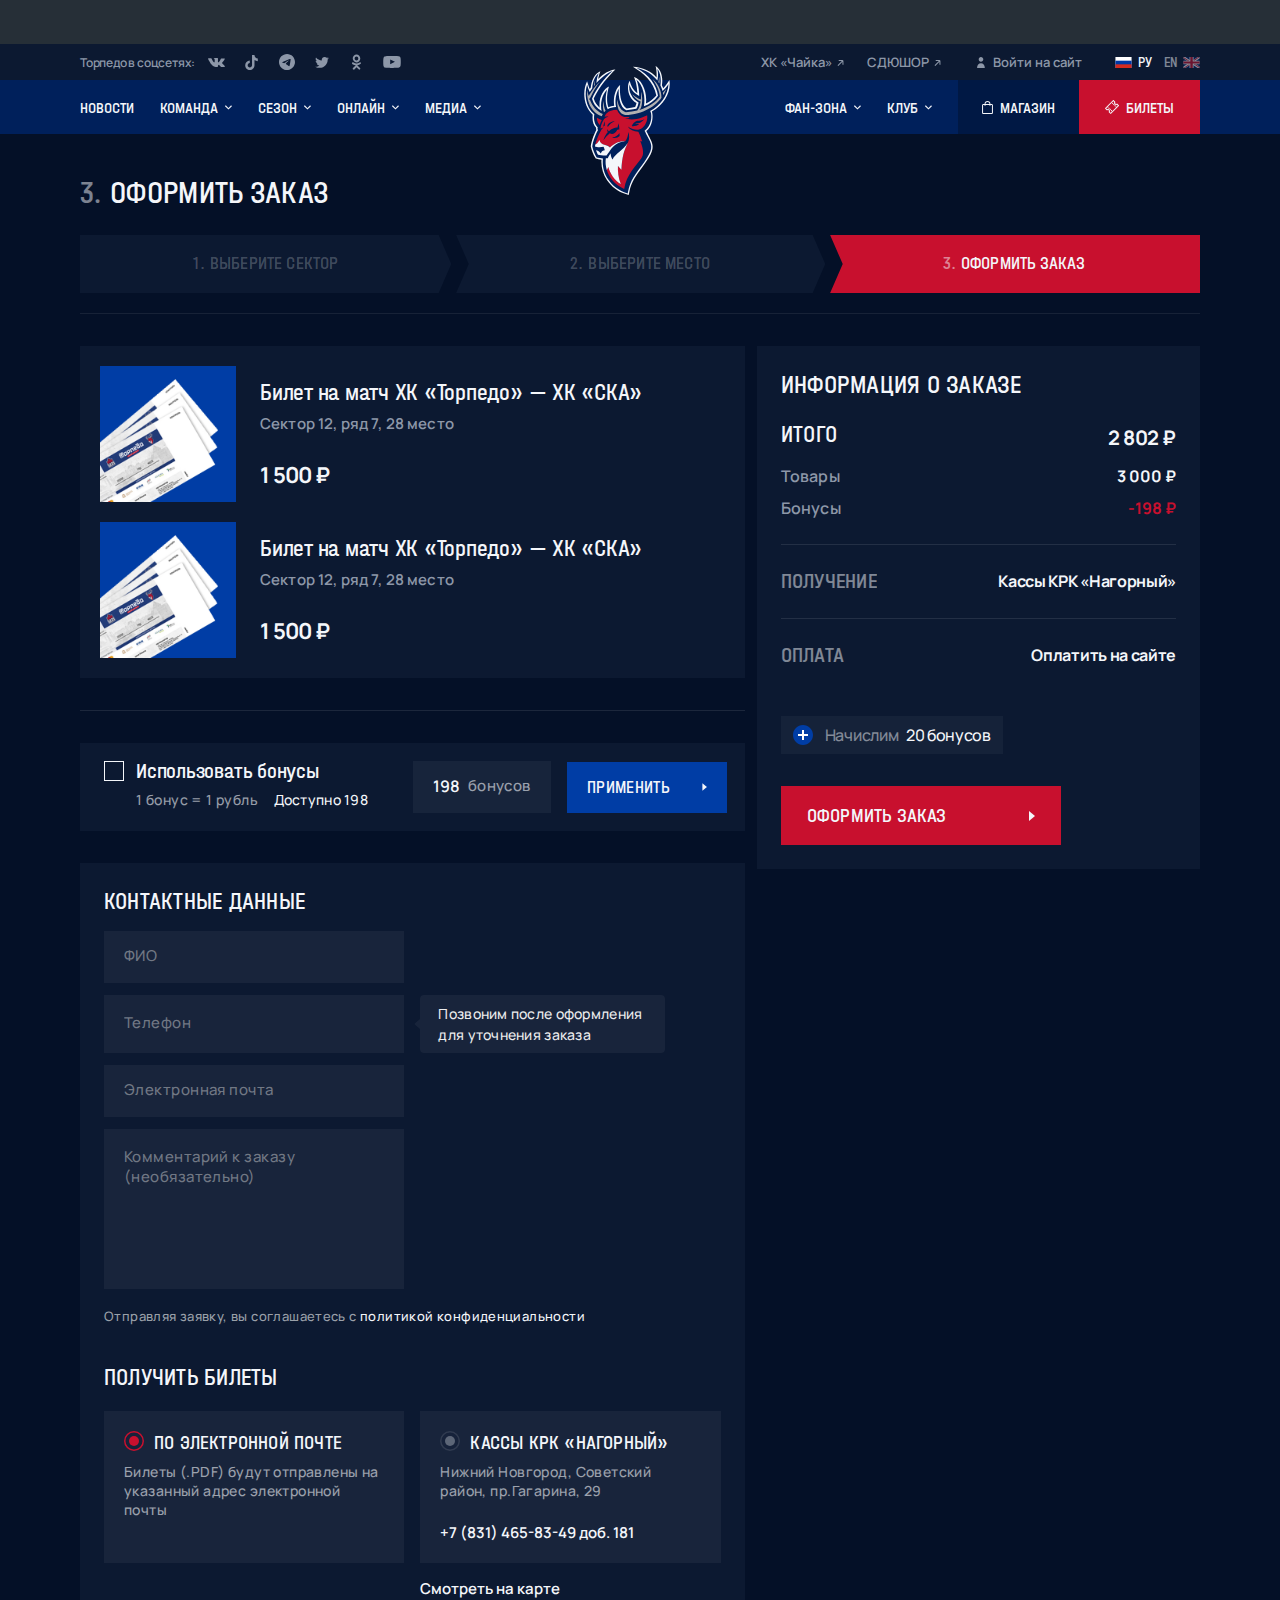
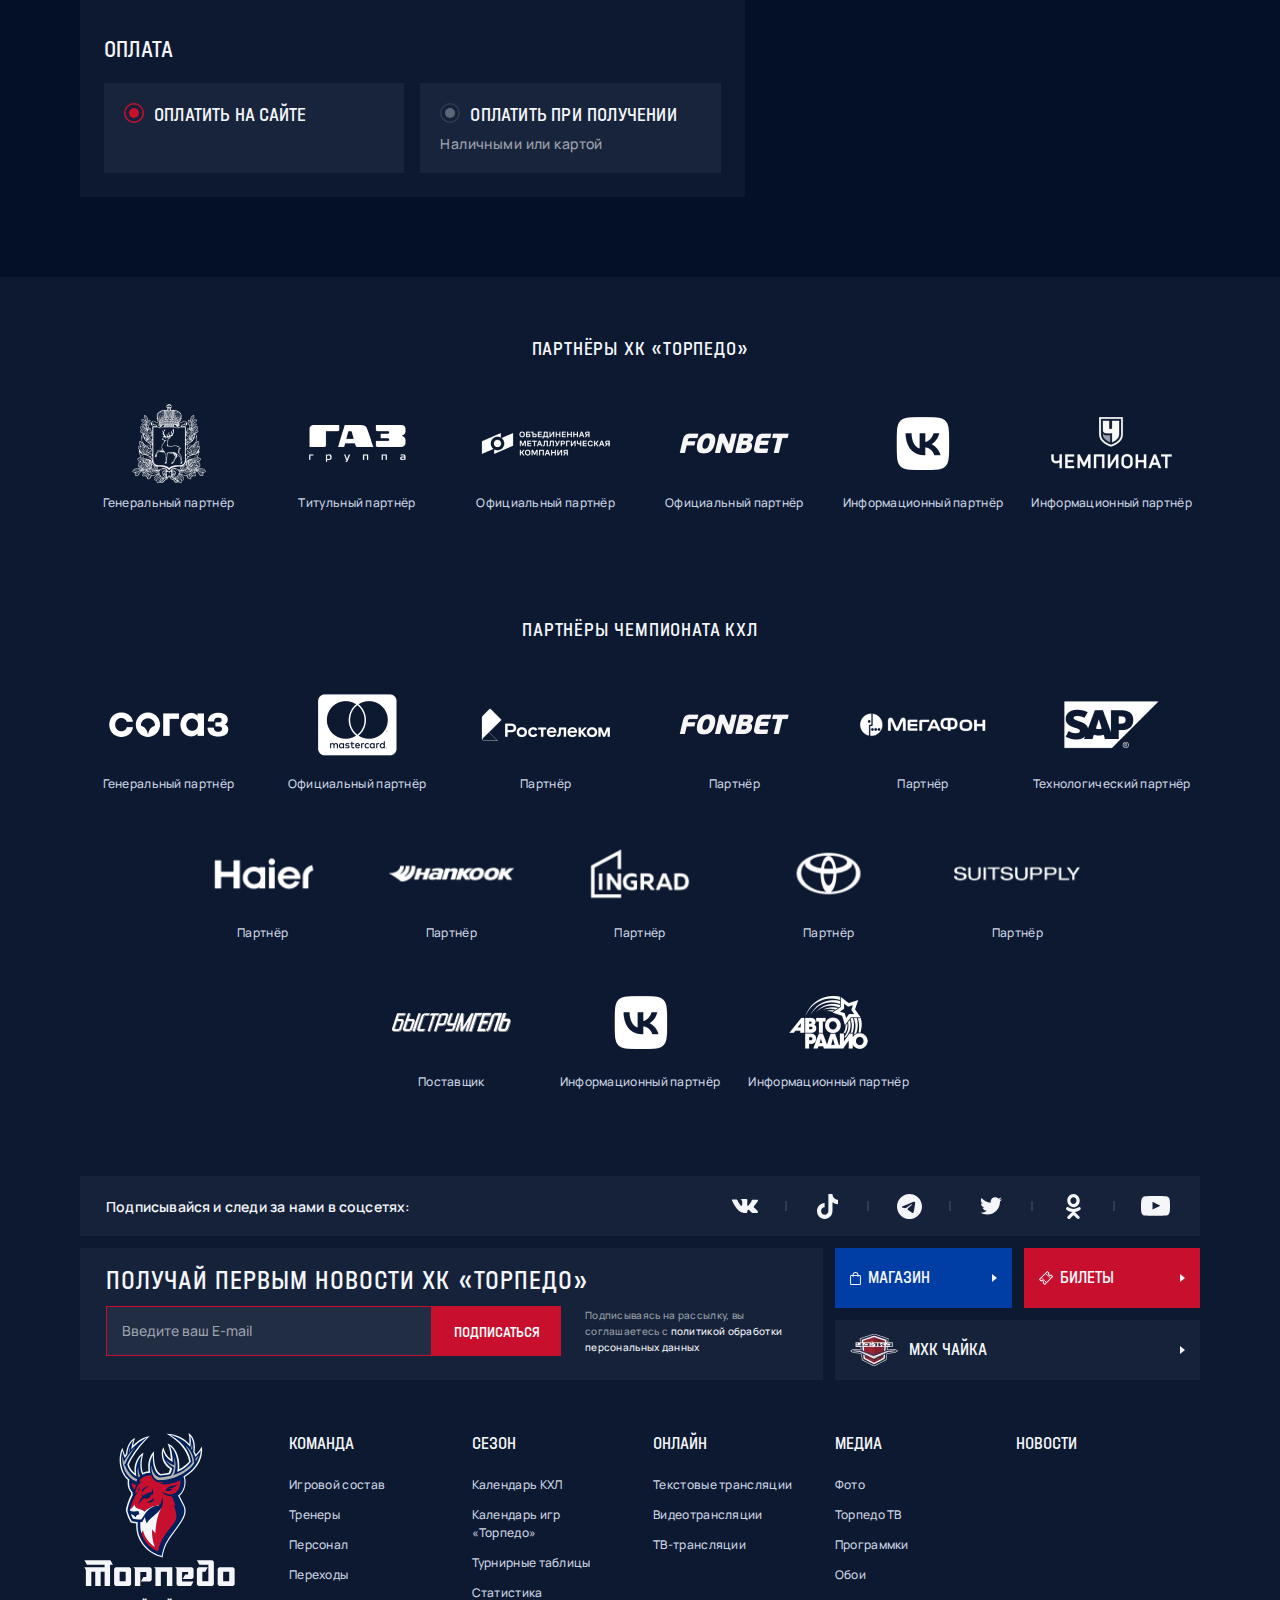
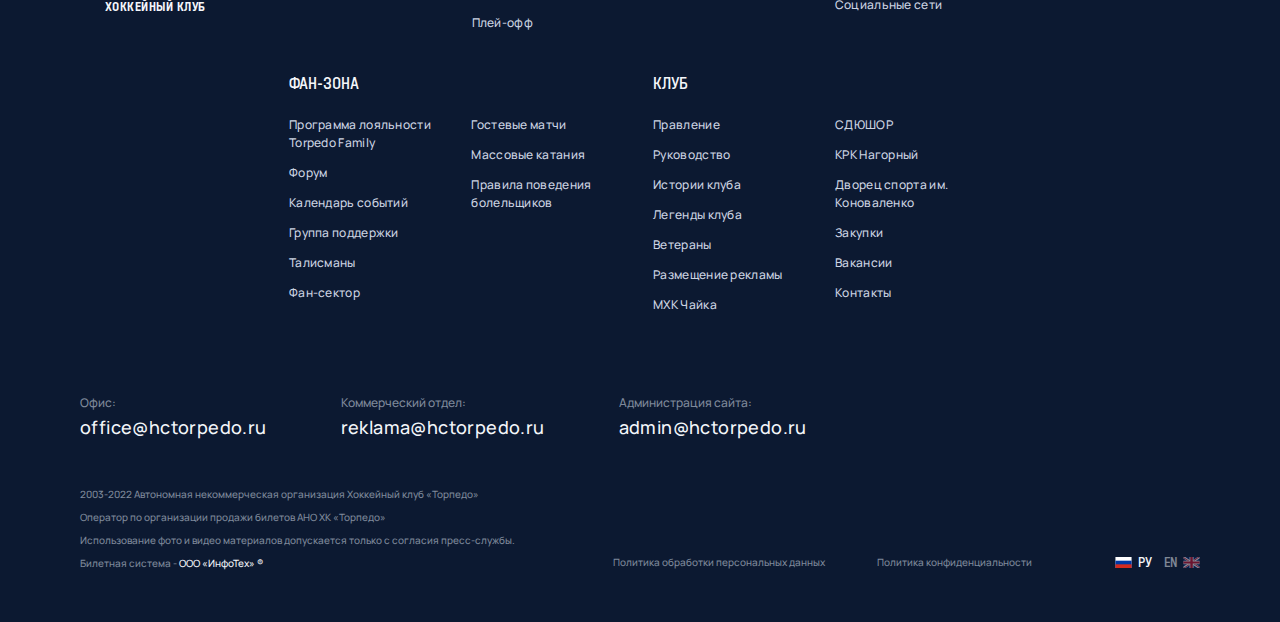
<file: order.html>
<!DOCTYPE html>
<html lang="ru">
<head>
	<meta charset="UTF-8">
	<meta http-equiv="X-UA-Compatible" content="IE=edge">
	<meta name="viewport" content="width=device-width, initial-scale=1, shrink-to-fit=no">
    <meta name="format-detection" content="telephone=no">
	<title>ХК Торпедо - Оформить заказ</title>

	<link rel="stylesheet" href="./styles/all-styles.css">

	<!--<link rel="shortcut icon" href="./public/favicon.ico" type="image/x-icon">-->
</head>
<body>
	<!--(component:wrapper)-->
    <div class="wrapper _preload" id="wrapper">
		<div class="wrapper__content">
		  <!--(component:band)-->
		  <div class="band">
			<div class="cover">
			  <div class="band__wrapper"></div>
			</div>
		  </div>
		  <!--End (component:band)-->
		  <!--(component:panel)-->
		  <div class="panel">
			<div class="cover">
			  <div class="panel__content">
				<div class="panel__networks">
				  <div class="panel__networks-title">Торпедо в соцсетях:</div>
				  <ul class="panel__networks-list">
					<!-- vk, tik-tok, instagram, telegram, facebook, twitter, ok, youtube-->
					<li class="panel__network"><a class="panel__network-link" href="#" target="_blank" rel="noopener">
								<svg class="svgsprite _vk-icon panel__network-icon">
								  <use xlink:href="assets/img/sprites/svgsprites.svg#vk-icon"></use>
								</svg></a></li>
					<li class="panel__network"><a class="panel__network-link" href="#" target="_blank" rel="noopener">
								<svg class="svgsprite _tik-tok-icon panel__network-icon">
								  <use xlink:href="assets/img/sprites/svgsprites.svg#tik-tok-icon"></use>
								</svg></a></li>
					<li class="panel__network"><a class="panel__network-link" href="#" target="_blank" rel="noopener">
								<svg class="svgsprite _telegram-icon panel__network-icon">
								  <use xlink:href="assets/img/sprites/svgsprites.svg#telegram-icon"></use>
								</svg></a></li>
					<li class="panel__network"><a class="panel__network-link" href="#" target="_blank" rel="noopener">
								<svg class="svgsprite _twitter-icon panel__network-icon">
								  <use xlink:href="assets/img/sprites/svgsprites.svg#twitter-icon"></use>
								</svg></a></li>
					<li class="panel__network"><a class="panel__network-link" href="#" target="_blank" rel="noopener">
								<svg class="svgsprite _ok-icon panel__network-icon">
								  <use xlink:href="assets/img/sprites/svgsprites.svg#ok-icon"></use>
								</svg></a></li>
					<li class="panel__network"><a class="panel__network-link" href="#" target="_blank" rel="noopener">
								<svg class="svgsprite _youtube-icon panel__network-icon">
								  <use xlink:href="assets/img/sprites/svgsprites.svg#youtube-icon"></use>
								</svg></a></li>
				  </ul>
				</div>
				<div class="panel__links"><a class="panel__link" href="#">ХК «Чайка»
							<svg class="svgsprite _pointer-angle-icon">
							  <use xlink:href="assets/img/sprites/svgsprites.svg#pointer-angle-icon"></use>
							</svg></a><a class="panel__link" href="#">СДЮШОР
							<svg class="svgsprite _pointer-angle-icon">
							  <use xlink:href="assets/img/sprites/svgsprites.svg#pointer-angle-icon"></use>
							</svg></a></div>
				<div class="panel__link-auth-container"><a class="panel__link-auth js-modal-link" href="#" data-src="#login">
							<svg class="svgsprite _user-icon">
							  <use xlink:href="assets/img/sprites/svgsprites.svg#user-icon"></use>
							</svg><span>Войти на сайт</span></a>
				</div>
						<!--(snippet:langs)-->
						<div class="langs panel__langs"><span class="langs__item active">
									<svg class="svgsprite langs__icon _ru-lang-icon">
									  <use xlink:href="assets/img/sprites/svgsprites.svg#ru-lang-icon"></use>
									</svg><span class="langs__name">Ру</span></span><a class="langs__item _reverse" href="#">
									<svg class="svgsprite langs__icon _en-lang-icon">
									  <use xlink:href="assets/img/sprites/svgsprites.svg#en-lang-icon"></use>
									</svg><span class="langs__name">En</span></a>
						</div>
						<!--End (snippet:langs)-->
			  </div>
			</div>
		  </div>
		  <!--End (component:panel)-->
		  <!--(component:header)-->
		  <header class="header" id="header">
			<div class="header__plug" id="header-plug"></div>
			<div class="header__wrapper" id="header-wrapper">
			  <div class="cover">
				<div class="header__content">
				  <!--(snippet:btn)-->
				  <button class="btn header__nav-btn" data-src="#mobile-nav" id="nav-btn">
							<svg class="svgsprite _hockey-stick-icon">
							  <use xlink:href="assets/img/sprites/svgsprites.svg#hockey-stick-icon"></use>
							</svg>
							<svg class="svgsprite _hockey-stick-icon">
							  <use xlink:href="assets/img/sprites/svgsprites.svg#hockey-stick-icon"></use>
							</svg>
				  </button>
				  <!--End (snippet:btn)-->
				  <ul class="header__nav _left">
					<li class="header__nav-item"><a class="header__nav-link" href="#"><span class="header__nav-text">Новости</span></a>
					</li>
					<li class="header__nav-item"><a class="header__nav-link" href="#"><span class="header__nav-text">Команда</span>
								<svg class="svgsprite _arrow-horizontal-icon header__nav-arrow">
								  <use xlink:href="assets/img/sprites/svgsprites.svg#arrow-horizontal-icon"></use>
								</svg></a><span class="header__sub-nav-trigger"></span>
					  <ul class="header__sub-nav">
						<li class="header__sub-nav-item"><a class="header__sub-nav-link" href="#"><span>Игровой состав</span></a></li>
						<li class="header__sub-nav-item"><a class="header__sub-nav-link" href="#"><span>Тренеры</span></a></li>
						<li class="header__sub-nav-item"><a class="header__sub-nav-link" href="#"><span>Персонал</span></a></li>
						<li class="header__sub-nav-item"><a class="header__sub-nav-link" href="#"><span>Переходы</span></a></li>
					  </ul>
					</li>
					<li class="header__nav-item"><a class="header__nav-link" href="#"><span class="header__nav-text">Сезон</span>
								<svg class="svgsprite _arrow-horizontal-icon header__nav-arrow">
								  <use xlink:href="assets/img/sprites/svgsprites.svg#arrow-horizontal-icon"></use>
								</svg></a><span class="header__sub-nav-trigger"></span>
					  <ul class="header__sub-nav">
						<li class="header__sub-nav-item"><a class="header__sub-nav-link" href="#"><span>Календарь КХЛ</span></a></li>
						<li class="header__sub-nav-item"><a class="header__sub-nav-link" href="#"><span>Календарь игр «Торпедо»</span></a></li>
						<li class="header__sub-nav-item"><a class="header__sub-nav-link" href="#"><span>Турнирные таблицы</span></a></li>
						<li class="header__sub-nav-item"><a class="header__sub-nav-link" href="#"><span>Статистика</span></a></li>
						<li class="header__sub-nav-item"><a class="header__sub-nav-link" href="#"><span>Плей-офф</span></a></li>
					  </ul>
					</li>
					<li class="header__nav-item"><a class="header__nav-link" href="#"><span class="header__nav-text">Онлайн</span>
								<svg class="svgsprite _arrow-horizontal-icon header__nav-arrow">
								  <use xlink:href="assets/img/sprites/svgsprites.svg#arrow-horizontal-icon"></use>
								</svg></a><span class="header__sub-nav-trigger"></span>
					  <ul class="header__sub-nav">
						<li class="header__sub-nav-item"><a class="header__sub-nav-link" href="#"><span>Текстовые трансляции</span></a></li>
						<li class="header__sub-nav-item"><a class="header__sub-nav-link" href="#"><span>Видеотрансляции</span></a></li>
						<li class="header__sub-nav-item"><a class="header__sub-nav-link" href="#"><span>ТВ-трансляции</span></a></li>
					  </ul>
					</li>
					<li class="header__nav-item"><a class="header__nav-link" href="#"><span class="header__nav-text">Медиа</span>
								<svg class="svgsprite _arrow-horizontal-icon header__nav-arrow">
								  <use xlink:href="assets/img/sprites/svgsprites.svg#arrow-horizontal-icon"></use>
								</svg></a><span class="header__sub-nav-trigger"></span>
					  <ul class="header__sub-nav">
						<li class="header__sub-nav-item"><a class="header__sub-nav-link" href="#"><span>Фото</span></a></li>
						<li class="header__sub-nav-item"><a class="header__sub-nav-link" href="#"><span>Торпедо ТВ</span></a></li>
						<li class="header__sub-nav-item"><a class="header__sub-nav-link" href="#"><span>Программки</span></a></li>
						<li class="header__sub-nav-item"><a class="header__sub-nav-link" href="#"><span>Обои</span></a></li>
						<li class="header__sub-nav-item"><a class="header__sub-nav-link" href="#"><span>Социальные сети</span></a></li>
					  </ul>
					</li>
				  </ul>
				  <div class="header__logo"><a class="header__logo-link" href="/"><img class="header__logo-img lazyload" data-src="assets/img/logo-img.svg" src="assets/img/logo-img.svg" alt="Торпедо Нижний Новгород - официальный сайт хоккейного клуба"></a></div>
				  <ul class="header__nav _right">
					<li class="header__nav-item"><a class="header__nav-link" href="#"><span class="header__nav-text">Фан-зона</span>
								<svg class="svgsprite _arrow-horizontal-icon header__nav-arrow">
								  <use xlink:href="assets/img/sprites/svgsprites.svg#arrow-horizontal-icon"></use>
								</svg></a><span class="header__sub-nav-trigger"></span>
					  <ul class="header__sub-nav">
						<li class="header__sub-nav-item"><a class="header__sub-nav-link" href="#"><span>Программа лояльности Torpedo Family</span></a></li>
						<li class="header__sub-nav-item"><a class="header__sub-nav-link" href="#"><span>Форум</span></a></li>
						<li class="header__sub-nav-item"><a class="header__sub-nav-link" href="#"><span>Календарь событий</span></a></li>
						<li class="header__sub-nav-item"><a class="header__sub-nav-link" href="#"><span>Группа поддержки</span></a></li>
						<li class="header__sub-nav-item"><a class="header__sub-nav-link" href="#"><span>Талисманы</span></a></li>
						<li class="header__sub-nav-item"><a class="header__sub-nav-link" href="#"><span>Фан-сектор</span></a></li>
						<li class="header__sub-nav-item"><a class="header__sub-nav-link" href="#"><span>Гостевые матчи</span></a></li>
						<li class="header__sub-nav-item"><a class="header__sub-nav-link" href="#"><span>Массовые катания</span></a></li>
						<li class="header__sub-nav-item"><a class="header__sub-nav-link" href="#"><span>Правила поведения болельщиков</span></a></li>
					  </ul>
					</li>
					<li class="header__nav-item"><a class="header__nav-link" href="#"><span class="header__nav-text">Клуб</span>
								<svg class="svgsprite _arrow-horizontal-icon header__nav-arrow">
								  <use xlink:href="assets/img/sprites/svgsprites.svg#arrow-horizontal-icon"></use>
								</svg></a><span class="header__sub-nav-trigger"></span>
					  <ul class="header__sub-nav">
						<li class="header__sub-nav-item"><a class="header__sub-nav-link" href="#"><span>Правление</span></a></li>
						<li class="header__sub-nav-item"><a class="header__sub-nav-link" href="#"><span>Руководство</span></a></li>
						<li class="header__sub-nav-item"><a class="header__sub-nav-link" href="#"><span>Истории клуба</span></a></li>
						<li class="header__sub-nav-item"><a class="header__sub-nav-link" href="#"><span>Легенды клуба</span></a></li>
						<li class="header__sub-nav-item"><a class="header__sub-nav-link" href="#"><span>Ветераны</span></a></li>
						<li class="header__sub-nav-item"><a class="header__sub-nav-link" href="#"><span>Размещение рекламы</span></a></li>
						<li class="header__sub-nav-item"><a class="header__sub-nav-link" href="#"><span>МХК Чайка</span></a></li>
						<li class="header__sub-nav-item"><a class="header__sub-nav-link" href="#"><span>СДЮШОР</span></a></li>
						<li class="header__sub-nav-item"><a class="header__sub-nav-link" href="#"><span>КРК Нагорный</span></a></li>
						<li class="header__sub-nav-item"><a class="header__sub-nav-link" href="#"><span>Дворец спорта им. Коноваленко</span></a></li>
						<li class="header__sub-nav-item"><a class="header__sub-nav-link" href="#"><span>Закупки</span></a></li>
						<li class="header__sub-nav-item"><a class="header__sub-nav-link" href="#"><span>Вакансии</span></a></li>
						<li class="header__sub-nav-item"><a class="header__sub-nav-link" href="#"><span>Контакты</span></a></li>
					  </ul>
					</li>
				  </ul>
				  <div class="header__buttons">
							<!--(snippet:btn)--><a class="btn header__btn _dark" href="#">
									  <svg class="svgsprite _bag-icon btn__icon">
										<use xlink:href="assets/img/sprites/svgsprites.svg#bag-icon"></use>
									  </svg><span class="btn__text">Магазин</span></a>
							<!--End (snippet:btn)-->
							<!--(snippet:btn)--><a class="btn header__btn" href="#">
									  <svg class="svgsprite _ticket-icon btn__icon">
										<use xlink:href="assets/img/sprites/svgsprites.svg#ticket-icon"></use>
									  </svg><span class="btn__text">Билеты</span></a>
							<!--End (snippet:btn)-->
				  </div>
				</div>
			  </div>
			</div>
		  </header>
		  <!--End (component:header)-->
		  <!--(component:worker)-->
			<main class="main">
				<section class="main-header">
					<h1 class="main-header__title">
						<span class="main-header__number">3. </span>Оформить заказ
					</h1>
					<ul class="main-header__steps">
						<li class="main-header__step">
							<div class="dn-768"><span>1.</span>Выберите сектор</div>
							<div class="db-768">1</div>
						</li>
						<li class="main-header__arrow">
							<img src="./images/nav-arrow.svg" alt="Стрелка">
						</li>
						<li class="main-header__step">
							<div class="dn-768"><span>2.</span>Выберите место</div>
							<div class="db-768">2</div>
						</li>
						<li class="main-header__arrow">
							<img src="./images/nav-arrow.svg" alt="Стрелка">
						</li>
						<li class="main-header__step main-header__step_active">
							<div class="dn-768"><span>3.</span>Оформить заказ</div>
							<div class="db-768">3</div>
						</li>
					</ul>
				</section>
		
				<section class="order">

					<div class="order__container-left">

						<ul class="order__list">
							<li class="order__item">
								<img src="./images/order-img.png" alt="Билет" class="order__img">
								<div class="order__item-right">
									<h2 class="order__title">Билет на матч ХК «Торпедо» — ХК «СКА»</h2>
									<p class="order__subtitle">Сектор 12, ряд 7, 28 место</p>
									<p class="order__price">1 500 ₽</p>
								</div>
							</li>
							<li class="order__item">
								<img src="./images/order-img.png" alt="Билет" class="order__img">
								<div class="order__item-right">
									<h2 class="order__title">Билет на матч ХК «Торпедо» — ХК «СКА»</h2>
									<p class="order__subtitle">Сектор 12, ряд 7, 28 место</p>
									<p class="order__price">1 500 ₽</p>
								</div>
							</li>
						</ul>

						<div class="order__line"></div>

						<form action="" class="bonuses" name="bonuses">
							<div class="bonuses__left">
								<input id="input-bonuses" type="checkbox" class="bonuses__input">
								<label for="input-bonuses" class="bonuses__label">
									<h3 class="bonuses__title">Использовать бонусы</h3>
									<p class="bonuses__subtitle">
										<span class="bonuses__rules">1 бонус = 1 рубль</span>
										<span class="bonuses__available">Доступно 198</span>
									</p>
								</label>
							</div>
							<div class="bonuses__right">
								<div class="bonuses__amount">
									<span class="bonuses__number">198</span>
									<span class="bonuses__text">бонусов</span>
								</div>
								<button class="bonuses__button" type="submit">
									<span>Применить</span>
									<svg width="5" height="8" viewBox="0 0 5 8" fill="none" xmlns="http://www.w3.org/2000/svg">
										<path d="M4.91886 4.00001L0.394531 0.229736V7.77028L4.91886 4.00001Z" fill="#F4F6FA"/>
									</svg>										
								</button>
							</div>
						</form>

						<form action="" class="contact" name="contact">
							<div class="contact__details">
								<h3 class="contact__title">Контактные данные</h3>
								<input class="contact__input" type="text" placeholder="ФИО">
								<input class="contact__input" type="phone" placeholder="Телефон">
								<div class="contact__description">Позвоним после оформления для уточнения заказа</div>
								<input class="contact__input" type="email" placeholder="Электронная почта">
								<textarea class="contact__comment" placeholder="Комментарий к заказу (необязательно)"></textarea>
								<p class="contact__info">
									Отправляя заявку, вы соглашаетесь с <a class="contact__info-link" href="#">политикой конфиденциальности</a>
								</p>
							</div>
							
							<div class="contact__variants">
								<h3 class="contact__title">Получить билеты</h3>
								<label class="contact__variant">
									<input class="contact__radio" type="radio" name="radiobutton-get" value="radiobutton" checked>
									<h4 class="contact__variant-title">По электронной почте</h4>
									<p class="contact__variant-about">Билеты (.PDF) будут отправлены на указанный адрес электронной почты</p>
								</label>

								<label class="contact__variant">
									<input class="contact__radio" type="radio" name="radiobutton-get" value="radiobutton">
									<h4 class="contact__variant-title">Кассы КРК «Нагорный»</h4>
									<p class="contact__variant-about">Нижний Новгород, Советский район, пр.Гагарина, 29</p>
									<p class="contact__phone">+7 (831) 465-83-49 доб. 181</p>
								</label>

								<a class="contact__variants-link" href="#">Смотреть на карте</a>
							</div>

							<div class="contact__variants">
								<h3 class="contact__title">Оплата</h3>
								<label class="contact__variant">
									<input class="contact__radio" type="radio" name="radiobutton-pay" value="radiobutton" checked>
									<h4 class="contact__variant-title">Оплатить на сайте</h4>
								</label>

								<label class="contact__variant">
									<input class="contact__radio" type="radio" name="radiobutton-pay" value="radiobutton">
									<h4 class="contact__variant-title">Оплатить при получении</h4>
									<p class="contact__variant-about">Наличными или картой</p>
								</label>
							</div>
						</form>

					</div>

					<div class="order__container-right">
						<form action="" class="order-info" name="order-info">
							<h3 class="order-info__title">Информация о заказе</h3>

							<ul class="order-info__list">
								<li class="order-info__item">
									<div class="order-info__total-text">Итого</div>
									<div class="order-info__total-price">2 802 ₽</div>
								</li>
								<li class="order-info__item">
									<div class="order-info__item-text">Товары</div>
									<div class="order-info__item-price">3 000 ₽</div>
								</li>
								<li class="order-info__item">
									<div class="order-info__item-text">Бонусы</div>
									<div class="order-info__item-price order-info__item-price_minus">-198 ₽</div>
								</li>
							</ul>

							<div class="order-info__block">
								<p class="order-info__text-title">Получение</p>
								<p class="order-info__text-choice">Кассы КРК «Нагорный»</p>
							</div>

							<div class="order-info__block">
								<p class="order-info__text-title">Оплата</p>
								<p class="order-info__text-choice">Оплатить на сайте</p>
							</div>

							<div class="order-info__bonuses">
								<svg class="order-info__bonuses-img" width="20" height="20" viewBox="0 0 20 20" fill="none" xmlns="http://www.w3.org/2000/svg">
									<path d="M10 0C4.477 0 0 4.477 0 10C0 15.523 4.477 20 10 20C15.523 20 20 15.523 20 10C20 4.477 15.523 0 10 0ZM15 11H11V15H9V11H5V9H9V5H11V9H15V11Z" fill="#003DA5"/>
									<path d="M15 11H11V15H9V11H5V9H9V5H11V9H15V11Z" fill="white"/>
								</svg>	
								<p class="order-info__bonuses-text">
									Начислим  <span class="order-info__bonuses-total">20 бонусов</span>
								</p>								
							</div>

							<button class="order-info__button" type="submit">
								Оформить заказ
								<svg class="order-info__button-img" width="6" height="10" viewBox="0 0 6 10" fill="none" xmlns="http://www.w3.org/2000/svg">
									<path d="M6 5L0 0V10L6 5Z" fill="#F4F6FA"/>
								</svg>									
							</button>

						</form>
					</div>

				</section>
			</main>
		<!--End (component:worker)-->
		</div>
		<div class="wrapper__footer">
		  <!--(component:partners)-->
		  <section class="partners">
			<div class="cover">
			  <div class="partners__section">
				<h6 class="h6 partners__title">Партнёры ХК «Торпедо»</h6>
				<div class="partners__list">
				  <div class="partners__item">
					<picture class="partners__logo">
					  <source type="image/webp" data-srcset="assets/img/partners/img-partner-1@3.webp" srcset="assets/img/partners/img-partner-1@3.webp" media="(min-width: 1600px)">
					  <source type="image/webp" data-srcset="assets/img/partners/img-partner-1@2.webp" srcset="assets/img/partners/img-partner-1@2.webp" media="(min-width: 1200px)">
					  <source type="image/webp" data-srcset="assets/img/partners/img-partner-1@1.webp" srcset="assets/img/partners/img-partner-1@1.webp">
					  <source type="image/png" data-srcset="assets/img/partners/img-partner-1@3.png" srcset="assets/img/partners/img-partner-1@3.png" media="(min-width: 1600px)">
					  <source type="image/png" data-srcset="assets/img/partners/img-partner-1@2.png" srcset="assets/img/partners/img-partner-1@2.png" media="(min-width: 1200px)">
					  <source type="image/png" data-srcset="assets/img/partners/img-partner-1@1.png" srcset="assets/img/partners/img-partner-1@1.png"><img class="partners__logo-img lazyload" data-src="assets/img/partners/img-partner-1@3.png" src="assets/img/partners/img-partner-1@3.png" alt="Генеральный партнёр" title="Генеральный партнёр">
					</picture>
					<div class="partners__item-name">Генеральный партнёр</div>
				  </div>
				  <div class="partners__item">
					<picture class="partners__logo">
					  <source type="image/webp" data-srcset="assets/img/partners/img-partner-2@3.webp" srcset="assets/img/partners/img-partner-2@3.webp" media="(min-width: 1600px)">
					  <source type="image/webp" data-srcset="assets/img/partners/img-partner-2@2.webp" srcset="assets/img/partners/img-partner-2@2.webp" media="(min-width: 1200px)">
					  <source type="image/webp" data-srcset="assets/img/partners/img-partner-2@1.webp" srcset="assets/img/partners/img-partner-2@1.webp">
					  <source type="image/png" data-srcset="assets/img/partners/img-partner-2@3.png" srcset="assets/img/partners/img-partner-2@3.png" media="(min-width: 1600px)">
					  <source type="image/png" data-srcset="assets/img/partners/img-partner-2@2.png" srcset="assets/img/partners/img-partner-2@2.png" media="(min-width: 1200px)">
					  <source type="image/png" data-srcset="assets/img/partners/img-partner-2@1.png" srcset="assets/img/partners/img-partner-2@1.png"><img class="partners__logo-img lazyload" data-src="assets/img/partners/img-partner-2@3.png" src="assets/img/partners/img-partner-2@3.png" alt="Титульный партнёр" title="Титульный партнёр">
					</picture>
					<div class="partners__item-name">Титульный партнёр</div>
				  </div>
				  <div class="partners__item">
					<picture class="partners__logo">
					  <source type="image/webp" data-srcset="assets/img/partners/img-partner-3@3.webp" srcset="assets/img/partners/img-partner-3@3.webp" media="(min-width: 1600px)">
					  <source type="image/webp" data-srcset="assets/img/partners/img-partner-3@2.webp" srcset="assets/img/partners/img-partner-3@2.webp" media="(min-width: 1200px)">
					  <source type="image/webp" data-srcset="assets/img/partners/img-partner-3@1.webp" srcset="assets/img/partners/img-partner-3@1.webp">
					  <source type="image/png" data-srcset="assets/img/partners/img-partner-3@3.png" srcset="assets/img/partners/img-partner-3@3.png" media="(min-width: 1600px)">
					  <source type="image/png" data-srcset="assets/img/partners/img-partner-3@2.png" srcset="assets/img/partners/img-partner-3@2.png" media="(min-width: 1200px)">
					  <source type="image/png" data-srcset="assets/img/partners/img-partner-3@1.png" srcset="assets/img/partners/img-partner-3@1.png"><img class="partners__logo-img lazyload" data-src="assets/img/partners/img-partner-3@3.png" src="assets/img/partners/img-partner-3@3.png" alt="Официальный партнёр" title="Официальный партнёр">
					</picture>
					<div class="partners__item-name">Официальный партнёр</div>
				  </div>
				  <div class="partners__item">
					<picture class="partners__logo">
					  <source type="image/webp" data-srcset="assets/img/partners/img-partner-4@3.webp" srcset="assets/img/partners/img-partner-4@3.webp" media="(min-width: 1600px)">
					  <source type="image/webp" data-srcset="assets/img/partners/img-partner-4@2.webp" srcset="assets/img/partners/img-partner-4@2.webp" media="(min-width: 1200px)">
					  <source type="image/webp" data-srcset="assets/img/partners/img-partner-4@1.webp" srcset="assets/img/partners/img-partner-4@1.webp">
					  <source type="image/png" data-srcset="assets/img/partners/img-partner-4@3.png" srcset="assets/img/partners/img-partner-4@3.png" media="(min-width: 1600px)">
					  <source type="image/png" data-srcset="assets/img/partners/img-partner-4@2.png" srcset="assets/img/partners/img-partner-4@2.png" media="(min-width: 1200px)">
					  <source type="image/png" data-srcset="assets/img/partners/img-partner-4@1.png" srcset="assets/img/partners/img-partner-4@1.png"><img class="partners__logo-img lazyload" data-src="assets/img/partners/img-partner-4@3.png" src="assets/img/partners/img-partner-4@3.png" alt="Официальный партнёр" title="Официальный партнёр">
					</picture>
					<div class="partners__item-name">Официальный партнёр</div>
				  </div>
				  <div class="partners__item">
					<picture class="partners__logo">
					  <source type="image/webp" data-srcset="assets/img/partners/img-partner-5@3.webp" srcset="assets/img/partners/img-partner-5@3.webp" media="(min-width: 1600px)">
					  <source type="image/webp" data-srcset="assets/img/partners/img-partner-5@2.webp" srcset="assets/img/partners/img-partner-5@2.webp" media="(min-width: 1200px)">
					  <source type="image/webp" data-srcset="assets/img/partners/img-partner-5@1.webp" srcset="assets/img/partners/img-partner-5@1.webp">
					  <source type="image/png" data-srcset="assets/img/partners/img-partner-5@3.png" srcset="assets/img/partners/img-partner-5@3.png" media="(min-width: 1600px)">
					  <source type="image/png" data-srcset="assets/img/partners/img-partner-5@2.png" srcset="assets/img/partners/img-partner-5@2.png" media="(min-width: 1200px)">
					  <source type="image/png" data-srcset="assets/img/partners/img-partner-5@1.png" srcset="assets/img/partners/img-partner-5@1.png"><img class="partners__logo-img lazyload" data-src="assets/img/partners/img-partner-5@3.png" src="assets/img/partners/img-partner-5@3.png" alt="Информационный партнёр" title="Информационный партнёр">
					</picture>
					<div class="partners__item-name">Информационный партнёр</div>
				  </div>
				  <div class="partners__item">
					<picture class="partners__logo">
					  <source type="image/webp" data-srcset="assets/img/partners/img-partner-6@3.webp" srcset="assets/img/partners/img-partner-6@3.webp" media="(min-width: 1600px)">
					  <source type="image/webp" data-srcset="assets/img/partners/img-partner-6@2.webp" srcset="assets/img/partners/img-partner-6@2.webp" media="(min-width: 1200px)">
					  <source type="image/webp" data-srcset="assets/img/partners/img-partner-6@1.webp" srcset="assets/img/partners/img-partner-6@1.webp">
					  <source type="image/png" data-srcset="assets/img/partners/img-partner-6@3.png" srcset="assets/img/partners/img-partner-6@3.png" media="(min-width: 1600px)">
					  <source type="image/png" data-srcset="assets/img/partners/img-partner-6@2.png" srcset="assets/img/partners/img-partner-6@2.png" media="(min-width: 1200px)">
					  <source type="image/png" data-srcset="assets/img/partners/img-partner-6@1.png" srcset="assets/img/partners/img-partner-6@1.png"><img class="partners__logo-img lazyload" data-src="assets/img/partners/img-partner-6@3.png" src="assets/img/partners/img-partner-6@3.png" alt="Информационный партнёр" title="Информационный партнёр">
					</picture>
					<div class="partners__item-name">Информационный партнёр</div>
				  </div>
				</div>
			  </div>
			  <div class="partners__section">
				<h6 class="h6 partners__title">Партнёры чемпионата КХЛ</h6>
				<div class="partners__list">
				  <div class="partners__item">
					<picture class="partners__logo">
					  <source type="image/webp" data-srcset="assets/img/partners/img-partner-7@3.webp" srcset="assets/img/partners/img-partner-7@3.webp" media="(min-width: 1600px)">
					  <source type="image/webp" data-srcset="assets/img/partners/img-partner-7@2.webp" srcset="assets/img/partners/img-partner-7@2.webp" media="(min-width: 1200px)">
					  <source type="image/webp" data-srcset="assets/img/partners/img-partner-7@1.webp" srcset="assets/img/partners/img-partner-7@1.webp">
					  <source type="image/png" data-srcset="assets/img/partners/img-partner-7@3.png" srcset="assets/img/partners/img-partner-7@3.png" media="(min-width: 1600px)">
					  <source type="image/png" data-srcset="assets/img/partners/img-partner-7@2.png" srcset="assets/img/partners/img-partner-7@2.png" media="(min-width: 1200px)">
					  <source type="image/png" data-srcset="assets/img/partners/img-partner-7@1.png" srcset="assets/img/partners/img-partner-7@1.png"><img class="partners__logo-img lazyload" data-src="assets/img/partners/img-partner-7@3.png" src="assets/img/partners/img-partner-7@3.png" alt="Генеральный партнёр" title="Генеральный партнёр">
					</picture>
					<div class="partners__item-name">Генеральный партнёр</div>
				  </div>
				  <div class="partners__item">
					<picture class="partners__logo">
					  <source type="image/webp" data-srcset="assets/img/partners/img-partner-8@3.webp" srcset="assets/img/partners/img-partner-8@3.webp" media="(min-width: 1600px)">
					  <source type="image/webp" data-srcset="assets/img/partners/img-partner-8@2.webp" srcset="assets/img/partners/img-partner-8@2.webp" media="(min-width: 1200px)">
					  <source type="image/webp" data-srcset="assets/img/partners/img-partner-8@1.webp" srcset="assets/img/partners/img-partner-8@1.webp">
					  <source type="image/png" data-srcset="assets/img/partners/img-partner-8@3.png" srcset="assets/img/partners/img-partner-8@3.png" media="(min-width: 1600px)">
					  <source type="image/png" data-srcset="assets/img/partners/img-partner-8@2.png" srcset="assets/img/partners/img-partner-8@2.png" media="(min-width: 1200px)">
					  <source type="image/png" data-srcset="assets/img/partners/img-partner-8@1.png" srcset="assets/img/partners/img-partner-8@1.png"><img class="partners__logo-img lazyload" data-src="assets/img/partners/img-partner-8@3.png" src="assets/img/partners/img-partner-8@3.png" alt="Официальный партнёр" title="Официальный партнёр">
					</picture>
					<div class="partners__item-name">Официальный партнёр</div>
				  </div>
				  <div class="partners__item">
					<picture class="partners__logo">
					  <source type="image/webp" data-srcset="assets/img/partners/img-partner-9@3.webp" srcset="assets/img/partners/img-partner-9@3.webp" media="(min-width: 1600px)">
					  <source type="image/webp" data-srcset="assets/img/partners/img-partner-9@2.webp" srcset="assets/img/partners/img-partner-9@2.webp" media="(min-width: 1200px)">
					  <source type="image/webp" data-srcset="assets/img/partners/img-partner-9@1.webp" srcset="assets/img/partners/img-partner-9@1.webp">
					  <source type="image/png" data-srcset="assets/img/partners/img-partner-9@3.png" srcset="assets/img/partners/img-partner-9@3.png" media="(min-width: 1600px)">
					  <source type="image/png" data-srcset="assets/img/partners/img-partner-9@2.png" srcset="assets/img/partners/img-partner-9@2.png" media="(min-width: 1200px)">
					  <source type="image/png" data-srcset="assets/img/partners/img-partner-9@1.png" srcset="assets/img/partners/img-partner-9@1.png"><img class="partners__logo-img lazyload" data-src="assets/img/partners/img-partner-9@3.png" src="assets/img/partners/img-partner-9@3.png" alt="Партнёр" title="Партнёр">
					</picture>
					<div class="partners__item-name">Партнёр</div>
				  </div>
				  <div class="partners__item">
					<picture class="partners__logo">
					  <source type="image/webp" data-srcset="assets/img/partners/img-partner-4@3.webp" srcset="assets/img/partners/img-partner-4@3.webp" media="(min-width: 1600px)">
					  <source type="image/webp" data-srcset="assets/img/partners/img-partner-4@2.webp" srcset="assets/img/partners/img-partner-4@2.webp" media="(min-width: 1200px)">
					  <source type="image/webp" data-srcset="assets/img/partners/img-partner-4@1.webp" srcset="assets/img/partners/img-partner-4@1.webp">
					  <source type="image/png" data-srcset="assets/img/partners/img-partner-4@3.png" srcset="assets/img/partners/img-partner-4@3.png" media="(min-width: 1600px)">
					  <source type="image/png" data-srcset="assets/img/partners/img-partner-4@2.png" srcset="assets/img/partners/img-partner-4@2.png" media="(min-width: 1200px)">
					  <source type="image/png" data-srcset="assets/img/partners/img-partner-4@1.png" srcset="assets/img/partners/img-partner-4@1.png"><img class="partners__logo-img lazyload" data-src="assets/img/partners/img-partner-4@3.png" src="assets/img/partners/img-partner-4@3.png" alt="Партнёр" title="Партнёр">
					</picture>
					<div class="partners__item-name">Партнёр</div>
				  </div>
				  <div class="partners__item">
					<picture class="partners__logo">
					  <source type="image/webp" data-srcset="assets/img/partners/img-partner-10@3.webp" srcset="assets/img/partners/img-partner-10@3.webp" media="(min-width: 1600px)">
					  <source type="image/webp" data-srcset="assets/img/partners/img-partner-10@2.webp" srcset="assets/img/partners/img-partner-10@2.webp" media="(min-width: 1200px)">
					  <source type="image/webp" data-srcset="assets/img/partners/img-partner-10@1.webp" srcset="assets/img/partners/img-partner-10@1.webp">
					  <source type="image/png" data-srcset="assets/img/partners/img-partner-10@3.png" srcset="assets/img/partners/img-partner-10@3.png" media="(min-width: 1600px)">
					  <source type="image/png" data-srcset="assets/img/partners/img-partner-10@2.png" srcset="assets/img/partners/img-partner-10@2.png" media="(min-width: 1200px)">
					  <source type="image/png" data-srcset="assets/img/partners/img-partner-10@1.png" srcset="assets/img/partners/img-partner-10@1.png"><img class="partners__logo-img lazyload" data-src="assets/img/partners/img-partner-10@3.png" src="assets/img/partners/img-partner-10@3.png" alt="Партнёр" title="Партнёр">
					</picture>
					<div class="partners__item-name">Партнёр</div>
				  </div>
				  <div class="partners__item">
					<picture class="partners__logo">
					  <source type="image/webp" data-srcset="assets/img/partners/img-partner-11@3.webp" srcset="assets/img/partners/img-partner-11@3.webp" media="(min-width: 1600px)">
					  <source type="image/webp" data-srcset="assets/img/partners/img-partner-11@2.webp" srcset="assets/img/partners/img-partner-11@2.webp" media="(min-width: 1200px)">
					  <source type="image/webp" data-srcset="assets/img/partners/img-partner-11@1.webp" srcset="assets/img/partners/img-partner-11@1.webp">
					  <source type="image/png" data-srcset="assets/img/partners/img-partner-11@3.png" srcset="assets/img/partners/img-partner-11@3.png" media="(min-width: 1600px)">
					  <source type="image/png" data-srcset="assets/img/partners/img-partner-11@2.png" srcset="assets/img/partners/img-partner-11@2.png" media="(min-width: 1200px)">
					  <source type="image/png" data-srcset="assets/img/partners/img-partner-11@1.png" srcset="assets/img/partners/img-partner-11@1.png"><img class="partners__logo-img lazyload" data-src="assets/img/partners/img-partner-11@3.png" src="assets/img/partners/img-partner-11@3.png" alt="Технологический партнёр" title="Технологический партнёр">
					</picture>
					<div class="partners__item-name">Технологический партнёр</div>
				  </div>
				  <div class="partners__item">
					<picture class="partners__logo">
					  <source type="image/webp" data-srcset="assets/img/partners/img-partner-12@3.webp" srcset="assets/img/partners/img-partner-12@3.webp" media="(min-width: 1600px)">
					  <source type="image/webp" data-srcset="assets/img/partners/img-partner-12@2.webp" srcset="assets/img/partners/img-partner-12@2.webp" media="(min-width: 1200px)">
					  <source type="image/webp" data-srcset="assets/img/partners/img-partner-12@1.webp" srcset="assets/img/partners/img-partner-12@1.webp">
					  <source type="image/png" data-srcset="assets/img/partners/img-partner-12@3.png" srcset="assets/img/partners/img-partner-12@3.png" media="(min-width: 1600px)">
					  <source type="image/png" data-srcset="assets/img/partners/img-partner-12@2.png" srcset="assets/img/partners/img-partner-12@2.png" media="(min-width: 1200px)">
					  <source type="image/png" data-srcset="assets/img/partners/img-partner-12@1.png" srcset="assets/img/partners/img-partner-12@1.png"><img class="partners__logo-img lazyload" data-src="assets/img/partners/img-partner-12@3.png" src="assets/img/partners/img-partner-12@3.png" alt="Партнёр" title="Партнёр">
					</picture>
					<div class="partners__item-name">Партнёр</div>
				  </div>
				  <div class="partners__item">
					<picture class="partners__logo">
					  <source type="image/webp" data-srcset="assets/img/partners/img-partner-13@3.webp" srcset="assets/img/partners/img-partner-13@3.webp" media="(min-width: 1600px)">
					  <source type="image/webp" data-srcset="assets/img/partners/img-partner-13@2.webp" srcset="assets/img/partners/img-partner-13@2.webp" media="(min-width: 1200px)">
					  <source type="image/webp" data-srcset="assets/img/partners/img-partner-13@1.webp" srcset="assets/img/partners/img-partner-13@1.webp">
					  <source type="image/png" data-srcset="assets/img/partners/img-partner-13@3.png" srcset="assets/img/partners/img-partner-13@3.png" media="(min-width: 1600px)">
					  <source type="image/png" data-srcset="assets/img/partners/img-partner-13@2.png" srcset="assets/img/partners/img-partner-13@2.png" media="(min-width: 1200px)">
					  <source type="image/png" data-srcset="assets/img/partners/img-partner-13@1.png" srcset="assets/img/partners/img-partner-13@1.png"><img class="partners__logo-img lazyload" data-src="assets/img/partners/img-partner-13@3.png" src="assets/img/partners/img-partner-13@3.png" alt="Партнёр" title="Партнёр">
					</picture>
					<div class="partners__item-name">Партнёр</div>
				  </div>
				  <div class="partners__item">
					<picture class="partners__logo">
					  <source type="image/webp" data-srcset="assets/img/partners/img-partner-14@3.webp" srcset="assets/img/partners/img-partner-14@3.webp" media="(min-width: 1600px)">
					  <source type="image/webp" data-srcset="assets/img/partners/img-partner-14@2.webp" srcset="assets/img/partners/img-partner-14@2.webp" media="(min-width: 1200px)">
					  <source type="image/webp" data-srcset="assets/img/partners/img-partner-14@1.webp" srcset="assets/img/partners/img-partner-14@1.webp">
					  <source type="image/png" data-srcset="assets/img/partners/img-partner-14@3.png" srcset="assets/img/partners/img-partner-14@3.png" media="(min-width: 1600px)">
					  <source type="image/png" data-srcset="assets/img/partners/img-partner-14@2.png" srcset="assets/img/partners/img-partner-14@2.png" media="(min-width: 1200px)">
					  <source type="image/png" data-srcset="assets/img/partners/img-partner-14@1.png" srcset="assets/img/partners/img-partner-14@1.png"><img class="partners__logo-img lazyload" data-src="assets/img/partners/img-partner-14@3.png" src="assets/img/partners/img-partner-14@3.png" alt="Партнёр" title="Партнёр">
					</picture>
					<div class="partners__item-name">Партнёр</div>
				  </div>
				  <div class="partners__item">
					<picture class="partners__logo">
					  <source type="image/webp" data-srcset="assets/img/partners/img-partner-15@3.webp" srcset="assets/img/partners/img-partner-15@3.webp" media="(min-width: 1600px)">
					  <source type="image/webp" data-srcset="assets/img/partners/img-partner-15@2.webp" srcset="assets/img/partners/img-partner-15@2.webp" media="(min-width: 1200px)">
					  <source type="image/webp" data-srcset="assets/img/partners/img-partner-15@1.webp" srcset="assets/img/partners/img-partner-15@1.webp">
					  <source type="image/png" data-srcset="assets/img/partners/img-partner-15@3.png" srcset="assets/img/partners/img-partner-15@3.png" media="(min-width: 1600px)">
					  <source type="image/png" data-srcset="assets/img/partners/img-partner-15@2.png" srcset="assets/img/partners/img-partner-15@2.png" media="(min-width: 1200px)">
					  <source type="image/png" data-srcset="assets/img/partners/img-partner-15@1.png" srcset="assets/img/partners/img-partner-15@1.png"><img class="partners__logo-img lazyload" data-src="assets/img/partners/img-partner-15@3.png" src="assets/img/partners/img-partner-15@3.png" alt="Партнёр" title="Партнёр">
					</picture>
					<div class="partners__item-name">Партнёр</div>
				  </div>
				  <div class="partners__item">
					<picture class="partners__logo">
					  <source type="image/webp" data-srcset="assets/img/partners/img-partner-16@3.webp" srcset="assets/img/partners/img-partner-16@3.webp" media="(min-width: 1600px)">
					  <source type="image/webp" data-srcset="assets/img/partners/img-partner-16@2.webp" srcset="assets/img/partners/img-partner-16@2.webp" media="(min-width: 1200px)">
					  <source type="image/webp" data-srcset="assets/img/partners/img-partner-16@1.webp" srcset="assets/img/partners/img-partner-16@1.webp">
					  <source type="image/png" data-srcset="assets/img/partners/img-partner-16@3.png" srcset="assets/img/partners/img-partner-16@3.png" media="(min-width: 1600px)">
					  <source type="image/png" data-srcset="assets/img/partners/img-partner-16@2.png" srcset="assets/img/partners/img-partner-16@2.png" media="(min-width: 1200px)">
					  <source type="image/png" data-srcset="assets/img/partners/img-partner-16@1.png" srcset="assets/img/partners/img-partner-16@1.png"><img class="partners__logo-img lazyload" data-src="assets/img/partners/img-partner-16@3.png" src="assets/img/partners/img-partner-16@3.png" alt="Партнёр" title="Партнёр">
					</picture>
					<div class="partners__item-name">Партнёр</div>
				  </div>
				  <div class="partners__item">
					<picture class="partners__logo">
					  <source type="image/webp" data-srcset="assets/img/partners/img-partner-17@3.webp" srcset="assets/img/partners/img-partner-17@3.webp" media="(min-width: 1600px)">
					  <source type="image/webp" data-srcset="assets/img/partners/img-partner-17@2.webp" srcset="assets/img/partners/img-partner-17@2.webp" media="(min-width: 1200px)">
					  <source type="image/webp" data-srcset="assets/img/partners/img-partner-17@1.webp" srcset="assets/img/partners/img-partner-17@1.webp">
					  <source type="image/png" data-srcset="assets/img/partners/img-partner-17@3.png" srcset="assets/img/partners/img-partner-17@3.png" media="(min-width: 1600px)">
					  <source type="image/png" data-srcset="assets/img/partners/img-partner-17@2.png" srcset="assets/img/partners/img-partner-17@2.png" media="(min-width: 1200px)">
					  <source type="image/png" data-srcset="assets/img/partners/img-partner-17@1.png" srcset="assets/img/partners/img-partner-17@1.png"><img class="partners__logo-img lazyload" data-src="assets/img/partners/img-partner-17@3.png" src="assets/img/partners/img-partner-17@3.png" alt="Поставщик" title="Поставщик">
					</picture>
					<div class="partners__item-name">Поставщик</div>
				  </div>
				  <div class="partners__item">
					<picture class="partners__logo">
					  <source type="image/webp" data-srcset="assets/img/partners/img-partner-5@3.webp" srcset="assets/img/partners/img-partner-5@3.webp" media="(min-width: 1600px)">
					  <source type="image/webp" data-srcset="assets/img/partners/img-partner-5@2.webp" srcset="assets/img/partners/img-partner-5@2.webp" media="(min-width: 1200px)">
					  <source type="image/webp" data-srcset="assets/img/partners/img-partner-5@1.webp" srcset="assets/img/partners/img-partner-5@1.webp">
					  <source type="image/png" data-srcset="assets/img/partners/img-partner-5@3.png" srcset="assets/img/partners/img-partner-5@3.png" media="(min-width: 1600px)">
					  <source type="image/png" data-srcset="assets/img/partners/img-partner-5@2.png" srcset="assets/img/partners/img-partner-5@2.png" media="(min-width: 1200px)">
					  <source type="image/png" data-srcset="assets/img/partners/img-partner-5@1.png" srcset="assets/img/partners/img-partner-5@1.png"><img class="partners__logo-img lazyload" data-src="assets/img/partners/img-partner-5@3.png" src="assets/img/partners/img-partner-5@3.png" alt="Информационный партнёр" title="Информационный партнёр">
					</picture>
					<div class="partners__item-name">Информационный партнёр</div>
				  </div>
				  <div class="partners__item">
					<picture class="partners__logo">
					  <source type="image/webp" data-srcset="assets/img/partners/img-partner-18@3.webp" srcset="assets/img/partners/img-partner-18@3.webp" media="(min-width: 1600px)">
					  <source type="image/webp" data-srcset="assets/img/partners/img-partner-18@2.webp" srcset="assets/img/partners/img-partner-18@2.webp" media="(min-width: 1200px)">
					  <source type="image/webp" data-srcset="assets/img/partners/img-partner-18@1.webp" srcset="assets/img/partners/img-partner-18@1.webp">
					  <source type="image/png" data-srcset="assets/img/partners/img-partner-18@3.png" srcset="assets/img/partners/img-partner-18@3.png" media="(min-width: 1600px)">
					  <source type="image/png" data-srcset="assets/img/partners/img-partner-18@2.png" srcset="assets/img/partners/img-partner-18@2.png" media="(min-width: 1200px)">
					  <source type="image/png" data-srcset="assets/img/partners/img-partner-18@1.png" srcset="assets/img/partners/img-partner-18@1.png"><img class="partners__logo-img lazyload" data-src="assets/img/partners/img-partner-18@3.png" src="assets/img/partners/img-partner-18@3.png" alt="Информационный партнёр" title="Информационный партнёр">
					</picture>
					<div class="partners__item-name">Информационный партнёр</div>
				  </div>
				</div>
			  </div>
			</div>
		  </section>
		  <!--End (component:partners)-->
		  <!--(component:footer)-->
		  <footer class="footer" id="footer">
			<div class="cover">
			  <!-- vk, tik-tok, instagram, telegram, facebook, twitter, ok, youtube-->
					  <!--(snippet:networks)-->
					  <div class="networks">
						<div class="networks__text">Подписывайся и следи за нами в соцсетях:</div>
						<div class="networks__content">
						  <ul class="networks__list">
							<li class="networks__network"><a class="networks__link" href="#" target="_blank" rel="noopener">
										<svg class="svgsprite _vk-icon">
										  <use xlink:href="assets/img/sprites/svgsprites.svg#vk-icon"></use>
										</svg></a></li>
							<li class="networks__network"><a class="networks__link" href="#" target="_blank" rel="noopener">
										<svg class="svgsprite _tik-tok-icon">
										  <use xlink:href="assets/img/sprites/svgsprites.svg#tik-tok-icon"></use>
										</svg></a></li>
							<li class="networks__network"><a class="networks__link" href="#" target="_blank" rel="noopener">
										<svg class="svgsprite _telegram-icon">
										  <use xlink:href="assets/img/sprites/svgsprites.svg#telegram-icon"></use>
										</svg></a></li>
							<li class="networks__network"><a class="networks__link" href="#" target="_blank" rel="noopener">
										<svg class="svgsprite _twitter-icon">
										  <use xlink:href="assets/img/sprites/svgsprites.svg#twitter-icon"></use>
										</svg></a></li>
							<li class="networks__network"><a class="networks__link" href="#" target="_blank" rel="noopener">
										<svg class="svgsprite _ok-icon">
										  <use xlink:href="assets/img/sprites/svgsprites.svg#ok-icon"></use>
										</svg></a></li>
							<li class="networks__network"><a class="networks__link" href="#" target="_blank" rel="noopener">
										<svg class="svgsprite _youtube-icon">
										  <use xlink:href="assets/img/sprites/svgsprites.svg#youtube-icon"></use>
										</svg></a></li>
						  </ul>
						</div>
					  </div>
					  <!--End (snippet:networks)-->
			  <div class="footer__info">
				<div class="footer__subscription">
				  <h6 class="h6 footer__subscription-title">Получай первым новости ХК «Торпедо»</h6>
				  <form action="#" method="POST">
					<div class="footer__subscription-form">
							  <!--(snippet:subscription)-->
							  <div class="subscription">
								<!--(snippet:field)-->
								<div class="field _dark">
								  <div class="field__container">
									<div class="field__content">
									  <input class="field__input js-field error" type="email" name="subscription" value="" placeholder="" autocomplete="off"><span class="field__placeholder">Введите ваш E-mail</span>
									</div>
								  </div>
								</div>
								<!--End (snippet:field)-->
								<!--(snippet:btn)-->
								<button class="btn subscription__btn" type="submit" name="submit"><span class="btn__text">Подписаться</span></button>
								<!--End (snippet:btn)-->
							  </div>
							  <!--End (snippet:subscription)-->
					  <p class="footer__subscription-policy">Подписываясь на рассылку, вы соглашаетесь <br>с <a href="#">политикой обработки персональных данных</a></p>
					</div>
				  </form>
				</div>
				<!--(snippet:btn-list)-->
				<div class="btn-list footer__btn-list">
						  <!--(snippet:btn)--><a class="btn btn-list__btn _blue footer__btn" href="#">
									<svg class="svgsprite _bag-icon btn__icon">
									  <use xlink:href="assets/img/sprites/svgsprites.svg#bag-icon"></use>
									</svg><i class="btn__arrow"></i><span class="btn__text">Магазин</span></a>
						  <!--End (snippet:btn)-->
						  <!--(snippet:btn)--><a class="btn btn-list__btn footer__btn" href="#">
									<svg class="svgsprite _ticket-icon btn__icon">
									  <use xlink:href="assets/img/sprites/svgsprites.svg#ticket-icon"></use>
									</svg><i class="btn__arrow"></i><span class="btn__text">Билеты</span></a>
						  <!--End (snippet:btn)-->
				  <!--(snippet:btn)--><a class="btn btn-list__btn _dark footer__btn" href="#">
					<picture class="btn__img-container">
					  <source type="image/webp" data-srcset="assets/img/gull-icon-1@2.webp" srcset="assets/img/gull-icon-1@2.webp" media="(min-width: 1600px)">
					  <source type="image/webp" data-srcset="assets/img/gull-icon-1@1.webp" srcset="assets/img/gull-icon-1@1.webp">
					  <source type="image/png" data-srcset="assets/img/gull-icon-1@2.png" srcset="assets/img/gull-icon-1@2.png" media="(min-width: 1600px)">
					  <source type="image/png" data-srcset="assets/img/gull-icon-1@1.png" srcset="assets/img/gull-icon-1@1.png"><img class="btn__img lazyload" data-src="assets/img/gull-icon-1@2.png" src="assets/img/gull-icon-1@2.png" alt="МХК Чайка" title="МХК Чайка">
					</picture><i class="btn__arrow"></i><span class="btn__text">МХК Чайка</span></a>
				  <!--End (snippet:btn)-->
				</div>
				<!--End (snippet:btn-list)-->
			  </div>
			  <div class="footer__nav-container">
				<div class="footer__logo-container"><a class="footer__logo-link" href="/"><img class="footer__logo lazyload" data-src="assets/img/signature-logo-img.svg" src="assets/img/signature-logo-img.svg" alt="Хоккейный клуб Торпедо" title="Хоккейный клуб Торпедо">
					<div class="footer__logo-label">Хоккейный клуб</div></a></div>
				<div class="footer__nav-wrapper">
				  <div class="footer__nav-list">
					<div class="footer__nav-column">
					  <h6 class="h6 footer__nav-title"><a class="footer__nav-title-link" href="#">Команда</a></h6>
					  <ul class="footer__nav">
						<li class="footer__nav-item"><a class="footer__nav-link" href="#">Игровой состав</a></li>
						<li class="footer__nav-item"><a class="footer__nav-link" href="#">Тренеры</a></li>
						<li class="footer__nav-item"><a class="footer__nav-link" href="#">Персонал</a></li>
						<li class="footer__nav-item"><a class="footer__nav-link" href="#">Переходы</a></li>
					  </ul>
					</div>
					<div class="footer__nav-column">
					  <h6 class="h6 footer__nav-title"><a class="footer__nav-title-link" href="#">Сезон</a></h6>
					  <ul class="footer__nav">
						<li class="footer__nav-item"><a class="footer__nav-link" href="#">Календарь КХЛ</a></li>
						<li class="footer__nav-item"><a class="footer__nav-link" href="#">Календарь игр «Торпедо»</a></li>
						<li class="footer__nav-item"><a class="footer__nav-link" href="#">Турнирные таблицы</a></li>
						<li class="footer__nav-item"><a class="footer__nav-link" href="#">Статистика</a></li>
						<li class="footer__nav-item"><a class="footer__nav-link" href="#">Плей-офф</a></li>
					  </ul>
					</div>
					<div class="footer__nav-column">
					  <h6 class="h6 footer__nav-title"><a class="footer__nav-title-link" href="#">Онлайн</a></h6>
					  <ul class="footer__nav">
						<li class="footer__nav-item"><a class="footer__nav-link" href="#">Текстовые трансляции</a></li>
						<li class="footer__nav-item"><a class="footer__nav-link" href="#">Видеотрансляции</a></li>
						<li class="footer__nav-item"><a class="footer__nav-link" href="#">ТВ-трансляции</a></li>
					  </ul>
					</div>
					<div class="footer__nav-column">
					  <h6 class="h6 footer__nav-title"><a class="footer__nav-title-link" href="#">Медиа</a></h6>
					  <ul class="footer__nav">
						<li class="footer__nav-item"><a class="footer__nav-link" href="#">Фото</a></li>
						<li class="footer__nav-item"><a class="footer__nav-link" href="#">Торпедо ТВ</a></li>
						<li class="footer__nav-item"><a class="footer__nav-link" href="#">Программки</a></li>
						<li class="footer__nav-item"><a class="footer__nav-link" href="#">Обои</a></li>
						<li class="footer__nav-item"><a class="footer__nav-link" href="#">Социальные сети</a></li>
					  </ul>
					</div>
					<div class="footer__nav-column">
					  <h6 class="h6 footer__nav-title"><a class="footer__nav-title-link" href="#">Новости</a></h6>
					</div>
					<div class="footer__nav-column">
					  <h6 class="h6 footer__nav-title"><a class="footer__nav-title-link" href="#">Фан-зона</a></h6>
					  <div class="footer__nav-inner-wrapper">
						<ul class="footer__nav">
						  <li class="footer__nav-item"><a class="footer__nav-link" href="#">Программа лояльности Torpedo Family</a></li>
						  <li class="footer__nav-item"><a class="footer__nav-link" href="#">Форум</a></li>
						  <li class="footer__nav-item"><a class="footer__nav-link" href="#">Календарь событий</a></li>
						  <li class="footer__nav-item"><a class="footer__nav-link" href="#">Группа поддержки</a></li>
						  <li class="footer__nav-item"><a class="footer__nav-link" href="#">Талисманы</a></li>
						  <li class="footer__nav-item"><a class="footer__nav-link" href="#">Фан-сектор</a></li>
						</ul>
						<ul class="footer__nav">
						  <li class="footer__nav-item"><a class="footer__nav-link" href="#">Гостевые матчи</a></li>
						  <li class="footer__nav-item"><a class="footer__nav-link" href="#">Массовые катания</a></li>
						  <li class="footer__nav-item"><a class="footer__nav-link" href="#">Правила поведения болельщиков</a></li>
						</ul>
					  </div>
					</div>
					<div class="footer__nav-column">
					  <h6 class="h6 footer__nav-title"><a class="footer__nav-title-link" href="#">Клуб</a></h6>
					  <div class="footer__nav-inner-wrapper">
						<ul class="footer__nav">
						  <li class="footer__nav-item"><a class="footer__nav-link" href="#">Правление</a></li>
						  <li class="footer__nav-item"><a class="footer__nav-link" href="#">Руководство</a></li>
						  <li class="footer__nav-item"><a class="footer__nav-link" href="#">Истории клуба</a></li>
						  <li class="footer__nav-item"><a class="footer__nav-link" href="#">Легенды клуба</a></li>
						  <li class="footer__nav-item"><a class="footer__nav-link" href="#">Ветераны</a></li>
						  <li class="footer__nav-item"><a class="footer__nav-link" href="#">Размещение рекламы</a></li>
						  <li class="footer__nav-item"><a class="footer__nav-link" href="#">МХК Чайка</a></li>
						</ul>
						<ul class="footer__nav">
						  <li class="footer__nav-item"><a class="footer__nav-link" href="#">СДЮШОР</a></li>
						  <li class="footer__nav-item"><a class="footer__nav-link" href="#">КРК Нагорный</a></li>
						  <li class="footer__nav-item"><a class="footer__nav-link" href="#">Дворец спорта им. Коноваленко</a></li>
						  <li class="footer__nav-item"><a class="footer__nav-link" href="#">Закупки</a></li>
						  <li class="footer__nav-item"><a class="footer__nav-link" href="#">Вакансии</a></li>
						  <li class="footer__nav-item"><a class="footer__nav-link" href="#">Контакты</a></li>
						</ul>
					  </div>
					</div>
				  </div>
				</div>
			  </div>
			  <div class="footer__contacts-container">
				<div class="footer__contact">
				  <div class="footer__contact-title">Офис:</div><a class="footer__contact-link" href="mailto:office@hctorpedo.ru">office@hctorpedo.ru</a>
				</div>
				<div class="footer__contact">
				  <div class="footer__contact-title">Коммерческий отдел:</div><a class="footer__contact-link" href="mailto:reklama@hctorpedo.ru">reklama@hctorpedo.ru</a>
				</div>
				<div class="footer__contact">
				  <div class="footer__contact-title">Администрация сайта:</div><a class="footer__contact-link" href="mailto:admin@hctorpedo.ru">admin@hctorpedo.ru</a>
				</div>
			  </div>
			  <div class="footer__sub-info">
				<div class="footer__copyright">
				  <p>2003-2022 Автономная некоммерческая организация Хоккейный клуб «Торпедо»</p>
				  <p>Оператор по организации продажи билетов АНО ХК «Торпедо»</p>
				  <p>Использование фото и видео материалов допускается только с согласия пресс-службы.</p>
				  <p>Билетная система - <span>ООО «ИнфоТех» ®</span></p>
				</div>
				<div class="footer__sub-links-container">
				  <div class="footer__sub-links">
					<div class="footer__sub-link-wrapper"><a class="footer__sub-link-item" href="#">Политика обработки персональных данных</a></div>
					<div class="footer__sub-link-wrapper"><a class="footer__sub-link-item" href="#">Политика конфиденциальности</a></div>
				  </div>
						  <!--(snippet:langs)-->
						  <div class="langs footer__langs"><span class="langs__item active">
									  <svg class="svgsprite langs__icon _ru-lang-icon">
										<use xlink:href="assets/img/sprites/svgsprites.svg#ru-lang-icon"></use>
									  </svg><span class="langs__name">Ру</span></span><a class="langs__item _reverse" href="#">
									  <svg class="svgsprite langs__icon _en-lang-icon">
										<use xlink:href="assets/img/sprites/svgsprites.svg#en-lang-icon"></use>
									  </svg><span class="langs__name">En</span></a>
						  </div>
						  <!--End (snippet:langs)-->
				</div>
			  </div>
			</div>
		  </footer>
		  <!--End (component:footer)-->
		</div>
	  </div>
	  <!--End (component:wrapper)-->
	  <!--(component:mobile-nav)-->
	  <div class="mobile-nav" id="mobile-nav">
		<div class="mobile-nav__container" id="mobile-nav-container">
		  <div class="mobile-nav__wrapper">
			<div class="mobile-nav__column js-nav-column active">
			  <div class="mobile-nav__section js-nav-section"><a class="mobile-nav__login js-modal-link" href="#" data-src="#login">
				  <div class="cover">
					<div class="mobile-nav__login-content">
						  <svg class="svgsprite _user-icon">
							<use xlink:href="assets/img/sprites/svgsprites.svg#user-icon"></use>
						  </svg>
					  <div class="mobile-nav__login-text">Войти на сайт</div>
					</div>
				  </div></a>
				<ul class="mobile-nav__list">
				  <li class="mobile-nav__item"><a class="mobile-nav__link" data-id="nav-1-0" href="#">
					  <div class="cover">
						<div class="mobile-nav__content"><span class="mobile-nav__text">Новости</span>
						</div>
					  </div></a></li>
				  <li class="mobile-nav__item"><a class="mobile-nav__link js-sub-link" data-id="nav-1-1" href="#">
					  <div class="cover">
						<div class="mobile-nav__content"><span class="mobile-nav__text">Команда</span>
							  <svg class="svgsprite _arrow-vertical-icon">
								<use xlink:href="assets/img/sprites/svgsprites.svg#arrow-vertical-icon"></use>
							  </svg>
						</div>
					  </div></a></li>
				  <li class="mobile-nav__item"><a class="mobile-nav__link js-sub-link" data-id="nav-1-2" href="#">
					  <div class="cover">
						<div class="mobile-nav__content"><span class="mobile-nav__text">Сезон</span>
							  <svg class="svgsprite _arrow-vertical-icon">
								<use xlink:href="assets/img/sprites/svgsprites.svg#arrow-vertical-icon"></use>
							  </svg>
						</div>
					  </div></a></li>
				  <li class="mobile-nav__item"><a class="mobile-nav__link js-sub-link" data-id="nav-1-3" href="#">
					  <div class="cover">
						<div class="mobile-nav__content"><span class="mobile-nav__text">Онлайн</span>
							  <svg class="svgsprite _arrow-vertical-icon">
								<use xlink:href="assets/img/sprites/svgsprites.svg#arrow-vertical-icon"></use>
							  </svg>
						</div>
					  </div></a></li>
				  <li class="mobile-nav__item"><a class="mobile-nav__link js-sub-link" data-id="nav-1-4" href="#">
					  <div class="cover">
						<div class="mobile-nav__content"><span class="mobile-nav__text">Медиа</span>
							  <svg class="svgsprite _arrow-vertical-icon">
								<use xlink:href="assets/img/sprites/svgsprites.svg#arrow-vertical-icon"></use>
							  </svg>
						</div>
					  </div></a></li>
				  <li class="mobile-nav__item"><a class="mobile-nav__link js-sub-link" data-id="nav-1-5" href="#">
					  <div class="cover">
						<div class="mobile-nav__content"><span class="mobile-nav__text">Фан-зона</span>
							  <svg class="svgsprite _arrow-vertical-icon">
								<use xlink:href="assets/img/sprites/svgsprites.svg#arrow-vertical-icon"></use>
							  </svg>
						</div>
					  </div></a></li>
				  <li class="mobile-nav__item"><a class="mobile-nav__link js-sub-link" data-id="nav-1-6" href="#">
					  <div class="cover">
						<div class="mobile-nav__content"><span class="mobile-nav__text">Клуб</span>
							  <svg class="svgsprite _arrow-vertical-icon">
								<use xlink:href="assets/img/sprites/svgsprites.svg#arrow-vertical-icon"></use>
							  </svg>
						</div>
					  </div></a></li>
				</ul>
				<div class="mobile-nav__info">
				  <div class="cover">
						<!--(snippet:networks)-->
						<div class="networks mobile-nav__networks">
						  <div class="networks__text">Торпедо в соцсетях:</div>
						  <div class="networks__content">
							<ul class="networks__list">
							  <li class="networks__network"><a class="networks__link" href="#" target="_blank" rel="noopener">
									  <svg class="svgsprite _vk-icon">
										<use xlink:href="assets/img/sprites/svgsprites.svg#vk-icon"></use>
									  </svg></a></li>
							  <li class="networks__network"><a class="networks__link" href="#" target="_blank" rel="noopener">
									  <svg class="svgsprite _tik-tok-icon">
										<use xlink:href="assets/img/sprites/svgsprites.svg#tik-tok-icon"></use>
									  </svg></a></li>
							  <li class="networks__network"><a class="networks__link" href="#" target="_blank" rel="noopener">
									  <svg class="svgsprite _instagram-icon">
										<use xlink:href="assets/img/sprites/svgsprites.svg#instagram-icon"></use>
									  </svg></a></li>
							  <li class="networks__network"><a class="networks__link" href="#" target="_blank" rel="noopener">
									  <svg class="svgsprite _telegram-icon">
										<use xlink:href="assets/img/sprites/svgsprites.svg#telegram-icon"></use>
									  </svg></a></li>
							  <li class="networks__network"><a class="networks__link" href="#" target="_blank" rel="noopener">
									  <svg class="svgsprite _facebook-icon">
										<use xlink:href="assets/img/sprites/svgsprites.svg#facebook-icon"></use>
									  </svg></a></li>
							  <li class="networks__network"><a class="networks__link" href="#" target="_blank" rel="noopener">
									  <svg class="svgsprite _twitter-icon">
										<use xlink:href="assets/img/sprites/svgsprites.svg#twitter-icon"></use>
									  </svg></a></li>
							  <li class="networks__network"><a class="networks__link" href="#" target="_blank" rel="noopener">
									  <svg class="svgsprite _ok-icon">
										<use xlink:href="assets/img/sprites/svgsprites.svg#ok-icon"></use>
									  </svg></a></li>
							  <li class="networks__network"><a class="networks__link" href="#" target="_blank" rel="noopener">
									  <svg class="svgsprite _youtube-icon">
										<use xlink:href="assets/img/sprites/svgsprites.svg#youtube-icon"></use>
									  </svg></a></li>
							</ul>
						  </div>
						</div>
						<!--End (snippet:networks)-->
					<!--(snippet:btn-list)-->
					<div class="btn-list">
							  <!--(snippet:btn)--><a class="btn btn-list__btn _blue" href="#">
									<svg class="svgsprite _bag-icon btn__icon">
									  <use xlink:href="assets/img/sprites/svgsprites.svg#bag-icon"></use>
									</svg><i class="btn__arrow"></i><span class="btn__text">Магазин</span></a>
							  <!--End (snippet:btn)-->
							  <!--(snippet:btn)--><a class="btn btn-list__btn" href="#">
									<svg class="svgsprite _ticket-icon btn__icon">
									  <use xlink:href="assets/img/sprites/svgsprites.svg#ticket-icon"></use>
									</svg><i class="btn__arrow"></i><span class="btn__text">Билеты</span></a>
							  <!--End (snippet:btn)-->
					  <!--(snippet:btn)--><a class="btn btn-list__btn _dark" href="#">
						<picture class="btn__img-container">
						  <source type="image/webp" data-srcset="assets/img/gull-icon-1@2.webp" srcset="assets/img/gull-icon-1@2.webp" media="(min-width: 1600px)">
						  <source type="image/webp" data-srcset="assets/img/gull-icon-1@1.webp" srcset="assets/img/gull-icon-1@1.webp">
						  <source type="image/png" data-srcset="assets/img/gull-icon-1@2.png" srcset="assets/img/gull-icon-1@2.png" media="(min-width: 1600px)">
						  <source type="image/png" data-srcset="assets/img/gull-icon-1@1.png" srcset="assets/img/gull-icon-1@1.png"><img class="btn__img lazyload" data-src="assets/img/gull-icon-1@2.png" src="assets/img/gull-icon-1@2.png" alt="МХК Чайка" title="МХК Чайка">
						</picture><i class="btn__arrow"></i><span class="btn__text">МХК Чайка</span></a>
					  <!--End (snippet:btn)-->
					  <!--(snippet:btn)--><a class="btn btn-list__btn _dark" href="#">
						<picture class="btn__img-container _sdyushor">
						  <source type="image/webp" data-srcset="assets/img/sdyushor-icon.webp" srcset="assets/img/sdyushor-icon.webp"><img class="btn__img lazyload" data-src="assets/img/sdyushor-icon.png" src="assets/img/sdyushor-icon.png" alt="СДЮШОР" title="СДЮШОР">
						</picture><i class="btn__arrow"></i><span class="btn__text">СДЮШОР</span></a>
					  <!--End (snippet:btn)-->
					</div>
					<!--End (snippet:btn-list)-->
					<div class="mobile-nav__sub-info">
							  <!--(snippet:langs)-->
							  <div class="langs mobile-nav__langs"><span class="langs__item active">
									  <svg class="svgsprite langs__icon _ru-lang-icon">
										<use xlink:href="assets/img/sprites/svgsprites.svg#ru-lang-icon"></use>
									  </svg><span class="langs__name">Ру</span></span><a class="langs__item _reverse" href="#">
									  <svg class="svgsprite langs__icon _en-lang-icon">
										<use xlink:href="assets/img/sprites/svgsprites.svg#en-lang-icon"></use>
									  </svg><span class="langs__name">En</span></a>
							  </div>
							  <!--End (snippet:langs)-->
					  <div class="mobile-nav__copyright">
						<p>2003-2022 Автономная некоммерческая организация Хоккейный клуб «Торпедо»</p>
						<p>Оператор по организации продажи билетов АНО ХК «Торпедо»</p>
						<p>Использование фото и видео материалов допускается только с согласия пресс-службы.</p>
						<p>Билетная система - <span>ООО «ИнфоТех» ®</span></p>
					  </div>
					  <div class="mobile-nav__sub-links">
						<div class="mobile-nav__sub-link-wrapper"><a class="mobile-nav__sub-link-item" href="#">Политика обработки персональных данных</a></div>
						<div class="mobile-nav__sub-link-wrapper"><a class="mobile-nav__sub-link-item" href="#">Политика конфиденциальности</a></div>
					  </div>
					</div>
				  </div>
				</div>
			  </div>
			</div>
			<div class="mobile-nav__column js-nav-column">
			  <div class="mobile-nav__section js-nav-section" id="nav-1-1">
				<div class="mobile-nav__back-link js-back-link">
				  <div class="cover">
					<div class="mobile-nav__back-content">
						  <svg class="svgsprite _long-pointer-icon">
							<use xlink:href="assets/img/sprites/svgsprites.svg#long-pointer-icon"></use>
						  </svg>
					  <div class="mobile-nav__back-text">Команда</div>
					</div>
				  </div>
				</div>
				<ul class="mobile-nav__list">
				  <li class="mobile-nav__item"><a class="mobile-nav__link" href="#">
					  <div class="cover">
						<div class="mobile-nav__content"><span class="mobile-nav__text">Игровой состав</span></div>
					  </div></a></li>
				  <li class="mobile-nav__item"><a class="mobile-nav__link" href="#">
					  <div class="cover">
						<div class="mobile-nav__content"><span class="mobile-nav__text">Тренеры</span></div>
					  </div></a></li>
				  <li class="mobile-nav__item"><a class="mobile-nav__link" href="#">
					  <div class="cover">
						<div class="mobile-nav__content"><span class="mobile-nav__text">Персонал</span></div>
					  </div></a></li>
				  <li class="mobile-nav__item"><a class="mobile-nav__link" href="#">
					  <div class="cover">
						<div class="mobile-nav__content"><span class="mobile-nav__text">Переходы</span></div>
					  </div></a></li>
				</ul>
			  </div>
			  <div class="mobile-nav__section js-nav-section" id="nav-1-2">
				<div class="mobile-nav__back-link js-back-link">
				  <div class="cover">
					<div class="mobile-nav__back-content">
						  <svg class="svgsprite _long-pointer-icon">
							<use xlink:href="assets/img/sprites/svgsprites.svg#long-pointer-icon"></use>
						  </svg>
					  <div class="mobile-nav__back-text">Сезон</div>
					</div>
				  </div>
				</div>
				<ul class="mobile-nav__list">
				  <li class="mobile-nav__item"><a class="mobile-nav__link" href="#">
					  <div class="cover">
						<div class="mobile-nav__content"><span class="mobile-nav__text">Календарь КХЛ</span></div>
					  </div></a></li>
				  <li class="mobile-nav__item"><a class="mobile-nav__link" href="#">
					  <div class="cover">
						<div class="mobile-nav__content"><span class="mobile-nav__text">Календарь игр «Торпедо»</span></div>
					  </div></a></li>
				  <li class="mobile-nav__item"><a class="mobile-nav__link" href="#">
					  <div class="cover">
						<div class="mobile-nav__content"><span class="mobile-nav__text">Турнирные таблицы</span></div>
					  </div></a></li>
				  <li class="mobile-nav__item"><a class="mobile-nav__link" href="#">
					  <div class="cover">
						<div class="mobile-nav__content"><span class="mobile-nav__text">Статистика</span></div>
					  </div></a></li>
				  <li class="mobile-nav__item"><a class="mobile-nav__link" href="#">
					  <div class="cover">
						<div class="mobile-nav__content"><span class="mobile-nav__text">Плей-офф</span></div>
					  </div></a></li>
				</ul>
			  </div>
			  <div class="mobile-nav__section js-nav-section" id="nav-1-3">
				<div class="mobile-nav__back-link js-back-link">
				  <div class="cover">
					<div class="mobile-nav__back-content">
						  <svg class="svgsprite _long-pointer-icon">
							<use xlink:href="assets/img/sprites/svgsprites.svg#long-pointer-icon"></use>
						  </svg>
					  <div class="mobile-nav__back-text">Онлайн</div>
					</div>
				  </div>
				</div>
				<ul class="mobile-nav__list">
				  <li class="mobile-nav__item"><a class="mobile-nav__link" href="#">
					  <div class="cover">
						<div class="mobile-nav__content"><span class="mobile-nav__text">Текстовые трансляции</span></div>
					  </div></a></li>
				  <li class="mobile-nav__item"><a class="mobile-nav__link" href="#">
					  <div class="cover">
						<div class="mobile-nav__content"><span class="mobile-nav__text">Видеотрансляции</span></div>
					  </div></a></li>
				  <li class="mobile-nav__item"><a class="mobile-nav__link" href="#">
					  <div class="cover">
						<div class="mobile-nav__content"><span class="mobile-nav__text">ТВ-трансляции</span></div>
					  </div></a></li>
				</ul>
			  </div>
			  <div class="mobile-nav__section js-nav-section" id="nav-1-4">
				<div class="mobile-nav__back-link js-back-link">
				  <div class="cover">
					<div class="mobile-nav__back-content">
						  <svg class="svgsprite _long-pointer-icon">
							<use xlink:href="assets/img/sprites/svgsprites.svg#long-pointer-icon"></use>
						  </svg>
					  <div class="mobile-nav__back-text">Медиа</div>
					</div>
				  </div>
				</div>
				<ul class="mobile-nav__list">
				  <li class="mobile-nav__item"><a class="mobile-nav__link" href="#">
					  <div class="cover">
						<div class="mobile-nav__content"><span class="mobile-nav__text">Фото</span></div>
					  </div></a></li>
				  <li class="mobile-nav__item"><a class="mobile-nav__link" href="#">
					  <div class="cover">
						<div class="mobile-nav__content"><span class="mobile-nav__text">Торпедо ТВ</span></div>
					  </div></a></li>
				  <li class="mobile-nav__item"><a class="mobile-nav__link" href="#">
					  <div class="cover">
						<div class="mobile-nav__content"><span class="mobile-nav__text">Программки</span></div>
					  </div></a></li>
				  <li class="mobile-nav__item"><a class="mobile-nav__link" href="#">
					  <div class="cover">
						<div class="mobile-nav__content"><span class="mobile-nav__text">Обои</span></div>
					  </div></a></li>
				  <li class="mobile-nav__item"><a class="mobile-nav__link" href="#">
					  <div class="cover">
						<div class="mobile-nav__content"><span class="mobile-nav__text">Социальные сети</span></div>
					  </div></a></li>
				</ul>
			  </div>
			  <div class="mobile-nav__section js-nav-section" id="nav-1-5">
				<div class="mobile-nav__back-link js-back-link">
				  <div class="cover">
					<div class="mobile-nav__back-content">
						  <svg class="svgsprite _long-pointer-icon">
							<use xlink:href="assets/img/sprites/svgsprites.svg#long-pointer-icon"></use>
						  </svg>
					  <div class="mobile-nav__back-text">Фан-зона</div>
					</div>
				  </div>
				</div>
				<ul class="mobile-nav__list">
				  <li class="mobile-nav__item"><a class="mobile-nav__link" href="#">
					  <div class="cover">
						<div class="mobile-nav__content"><span class="mobile-nav__text">Программа лояльности Torpedo Family</span></div>
					  </div></a></li>
				  <li class="mobile-nav__item"><a class="mobile-nav__link" href="#">
					  <div class="cover">
						<div class="mobile-nav__content"><span class="mobile-nav__text">Форум</span></div>
					  </div></a></li>
				  <li class="mobile-nav__item"><a class="mobile-nav__link" href="#">
					  <div class="cover">
						<div class="mobile-nav__content"><span class="mobile-nav__text">Календарь событий</span></div>
					  </div></a></li>
				  <li class="mobile-nav__item"><a class="mobile-nav__link" href="#">
					  <div class="cover">
						<div class="mobile-nav__content"><span class="mobile-nav__text">Группа поддержки</span></div>
					  </div></a></li>
				  <li class="mobile-nav__item"><a class="mobile-nav__link" href="#">
					  <div class="cover">
						<div class="mobile-nav__content"><span class="mobile-nav__text">Талисманы</span></div>
					  </div></a></li>
				  <li class="mobile-nav__item"><a class="mobile-nav__link" href="#">
					  <div class="cover">
						<div class="mobile-nav__content"><span class="mobile-nav__text">Фан-сектор</span></div>
					  </div></a></li>
				  <li class="mobile-nav__item"><a class="mobile-nav__link" href="#">
					  <div class="cover">
						<div class="mobile-nav__content"><span class="mobile-nav__text">Гостевые матчи</span></div>
					  </div></a></li>
				  <li class="mobile-nav__item"><a class="mobile-nav__link" href="#">
					  <div class="cover">
						<div class="mobile-nav__content"><span class="mobile-nav__text">Массовые катания</span></div>
					  </div></a></li>
				  <li class="mobile-nav__item"><a class="mobile-nav__link" href="#">
					  <div class="cover">
						<div class="mobile-nav__content"><span class="mobile-nav__text">Правила поведения болельщиков</span></div>
					  </div></a></li>
				</ul>
			  </div>
			  <div class="mobile-nav__section js-nav-section" id="nav-1-6">
				<div class="mobile-nav__back-link js-back-link">
				  <div class="cover">
					<div class="mobile-nav__back-content">
						  <svg class="svgsprite _long-pointer-icon">
							<use xlink:href="assets/img/sprites/svgsprites.svg#long-pointer-icon"></use>
						  </svg>
					  <div class="mobile-nav__back-text">Клуб</div>
					</div>
				  </div>
				</div>
				<ul class="mobile-nav__list">
				  <li class="mobile-nav__item"><a class="mobile-nav__link" href="#">
					  <div class="cover">
						<div class="mobile-nav__content"><span class="mobile-nav__text">Правление</span></div>
					  </div></a></li>
				  <li class="mobile-nav__item"><a class="mobile-nav__link" href="#">
					  <div class="cover">
						<div class="mobile-nav__content"><span class="mobile-nav__text">Руководство</span></div>
					  </div></a></li>
				  <li class="mobile-nav__item"><a class="mobile-nav__link" href="#">
					  <div class="cover">
						<div class="mobile-nav__content"><span class="mobile-nav__text">Истории клуба</span></div>
					  </div></a></li>
				  <li class="mobile-nav__item"><a class="mobile-nav__link" href="#">
					  <div class="cover">
						<div class="mobile-nav__content"><span class="mobile-nav__text">Легенды клуба</span></div>
					  </div></a></li>
				  <li class="mobile-nav__item"><a class="mobile-nav__link" href="#">
					  <div class="cover">
						<div class="mobile-nav__content"><span class="mobile-nav__text">Ветераны</span></div>
					  </div></a></li>
				  <li class="mobile-nav__item"><a class="mobile-nav__link" href="#">
					  <div class="cover">
						<div class="mobile-nav__content"><span class="mobile-nav__text">Размещение рекламы</span></div>
					  </div></a></li>
				  <li class="mobile-nav__item"><a class="mobile-nav__link" href="#">
					  <div class="cover">
						<div class="mobile-nav__content"><span class="mobile-nav__text">МХК Чайка</span></div>
					  </div></a></li>
				  <li class="mobile-nav__item"><a class="mobile-nav__link" href="#">
					  <div class="cover">
						<div class="mobile-nav__content"><span class="mobile-nav__text">СДЮШОР</span></div>
					  </div></a></li>
				  <li class="mobile-nav__item"><a class="mobile-nav__link" href="#">
					  <div class="cover">
						<div class="mobile-nav__content"><span class="mobile-nav__text">КРК Нагорный</span></div>
					  </div></a></li>
				  <li class="mobile-nav__item"><a class="mobile-nav__link" href="#">
					  <div class="cover">
						<div class="mobile-nav__content"><span class="mobile-nav__text">Дворец спорта им. Коноваленко</span></div>
					  </div></a></li>
				  <li class="mobile-nav__item"><a class="mobile-nav__link" href="#">
					  <div class="cover">
						<div class="mobile-nav__content"><span class="mobile-nav__text">Закупки</span></div>
					  </div></a></li>
				  <li class="mobile-nav__item"><a class="mobile-nav__link" href="#">
					  <div class="cover">
						<div class="mobile-nav__content"><span class="mobile-nav__text">Вакансии</span></div>
					  </div></a></li>
				  <li class="mobile-nav__item"><a class="mobile-nav__link" href="#">
					  <div class="cover">
						<div class="mobile-nav__content"><span class="mobile-nav__text">Контакты</span></div>
					  </div></a></li>
				</ul>
			  </div>
			</div>
		  </div>
		</div>
	  </div>
	  <!--End (component:mobile-nav)-->
	  <!--(modal:register-match)-->
	  <div class="modal" id="register-match">
		<div class="modal__close-btn" data-fancybox-close></div>
		<h6 class="h6 modal__title">Регистрация <br>на выездной матч</h6>
		<div class="modal__contacts"><a class="modal__telephone" href="tel:89969339291">8 (996) 933-92-91</a>
		  <div class="modal__contacts-subtext">Обращайтесь по вопросам о выезде на матчи в другие города</div>
		</div>
		<form action="#" method="POST">
		  <div class="modal__form">
			<div class="modal__form-section">
			  <!--(snippet:field)-->
			  <div class="field _dark-light modal__field">
				<div class="field__container">
				  <div class="field__content">
					<input class="field__input js-field error" type="text" name="fio" value="" placeholder="" autocomplete="off"><span class="field__placeholder">ФИО*</span>
				  </div>
				</div>
			  </div>
			  <!--End (snippet:field)-->
			  <!--(snippet:field)-->
			  <div class="field _dark-light modal__field">
				<div class="field__container">
				  <div class="field__content">
					<input class="field__input js-field" type="email" name="email" value="" placeholder="" autocomplete="off"><span class="field__placeholder">Ваш E-mail*</span>
				  </div>
				</div>
			  </div>
			  <!--End (snippet:field)-->
			  <!--(snippet:field)-->
			  <div class="field _dark-light modal__field">
				<div class="field__container">
				  <div class="field__content">
					<input class="field__input _telephone js-field" type="text" name="telephone" value="" placeholder="" autocomplete="off"><span class="field__placeholder">Телефон*</span>
				  </div>
				</div>
			  </div>
			  <!--End (snippet:field)-->
			</div>
			<div class="modal__form-section">
			  <!--(snippet:field)-->
			  <div class="field _dark-light modal__field _small">
				<div class="field__container">
				  <div class="field__content">
					<input class="field__input _date js-field" type="text" name="date" value="" placeholder="" autocomplete="off"><span class="field__placeholder">Дата*</span>
				  </div>
				</div>
			  </div>
			  <!--End (snippet:field)-->
			  <!--(snippet:field)-->
			  <div class="field _dark-light modal__field _small">
				<div class="field__container">
				  <div class="field__content">
					<input class="field__input js-field" type="text" name="number-tickets" value="" placeholder="" autocomplete="off"><span class="field__placeholder">Кол-во билетов</span>
				  </div>
				</div>
			  </div>
			  <!--End (snippet:field)-->
			  <!--(snippet:field)-->
			  <div class="field _dark-light modal__field">
				<div class="field__container">
				  <div class="field__content">
					<input class="field__input js-field" type="text" name="city" value="" placeholder="" autocomplete="off"><span class="field__placeholder">Город выездного матча*</span>
				  </div>
				</div>
			  </div>
			  <!--End (snippet:field)-->
			  <!--(snippet:field)-->
			  <div class="field _dark-light modal__field">
				<div class="field__container">
				  <div class="field__content">
					<input class="field__input js-field" type="text" name="rival" value="" placeholder="" autocomplete="off"><span class="field__placeholder">Соперник*</span>
				  </div>
				</div>
			  </div>
			  <!--End (snippet:field)-->
			</div>
			<!--(snippet:btn)-->
			<button class="btn modal__btn" type="submit" name="submit"><i class="btn__arrow"></i><span class="btn__text">Отправить заявку</span></button>
			<!--End (snippet:btn)-->
		  </div>
		</form>
		<p class="modal__policy">Нажимая кнопку, Вы даете информированное согласие на <a href="#">обработку своих персональных данных</a></p>
	  </div>
	  <!--End (modal:register-match)-->
	  <!--(modal:login)-->
	  <div class="modal _lk" id="login">
		<div class="modal__close-btn" data-fancybox-close></div>
		<h6 class="h6 modal__title _lk">Вход на сайт</h6>
		<form action="#" method="POST">
		  <div class="modal__form">
			<div class="modal__form-section _lk">
			  <!--(snippet:field)-->
			  <div class="field _dark-light modal__field">
				<div class="field__container">
				  <div class="field__content">
					<input class="field__input js-field" type="text" name="login" value="" placeholder="" autocomplete="off"><span class="field__placeholder">Введите логин</span>
				  </div>
				</div>
			  </div>
			  <!--End (snippet:field)-->
			  <!--(snippet:field)-->
			  <div class="field _dark-light modal__field">
				<div class="field__container">
				  <div class="field__content">
					<input class="field__input js-field" type="password" name="password" value="" placeholder="" autocomplete="off"><span class="field__placeholder">Введите пароль</span>
				  </div>
				</div>
			  </div>
			  <!--End (snippet:field)-->
			</div>
			<!--(snippet:btn)-->
			<button class="btn modal__btn" type="submit" name="submit"><i class="btn__arrow"></i><span class="btn__text">Войти</span></button>
			<!--End (snippet:btn)-->
		  </div>
		  <div class="modal__form-links-container _auth"><a class="modal__form-link js-modal-link" href="#" data-src="#recovery">Я забыл пароль</a><a class="modal__form-link js-modal-link" href="#" data-src="#register">У меня нет аккаунта</a></div>
		</form>
	  </div>
	  <!--End (modal:login)-->
	  <!--(modal:register)-->
	  <div class="modal _lk" id="register">
		<div class="modal__close-btn" data-fancybox-close></div>
		<h6 class="h6 modal__title _lk">Регистрация</h6>
		<form action="#" method="POST">
		  <div class="modal__form">
			<div class="modal__form-section _lk">
			  <!--(snippet:field)-->
			  <div class="field _dark-light modal__field">
				<div class="field__container">
				  <div class="field__content">
					<input class="field__input js-field" type="email" name="email" value="" placeholder="" autocomplete="off"><span class="field__placeholder">Введите ваш E-mail</span>
				  </div>
				</div>
			  </div>
			  <!--End (snippet:field)-->
			  <!--(snippet:field)-->
			  <div class="field _dark-light modal__field">
				<div class="field__container">
				  <div class="field__content">
					<input class="field__input js-field" type="text" name="login" value="" placeholder="" autocomplete="off"><span class="field__placeholder">Введите логин</span>
				  </div>
				</div>
			  </div>
			  <!--End (snippet:field)-->
			  <!--(snippet:field)-->
			  <div class="field _dark-light modal__field">
				<div class="field__container">
				  <div class="field__content">
					<input class="field__input js-field" type="password" name="password" value="" placeholder="" autocomplete="off"><span class="field__placeholder">Введите пароль</span>
				  </div>
				</div>
			  </div>
			  <!--End (snippet:field)-->
			  <!--(snippet:field)-->
			  <div class="field _dark-light modal__field">
				<div class="field__container">
				  <div class="field__content">
					<input class="field__input js-field" type="password" name="confirm-password" value="" placeholder="" autocomplete="off"><span class="field__placeholder">Повторите пароль</span>
				  </div>
				</div>
			  </div>
			  <!--End (snippet:field)-->
			</div>
			<!--(snippet:btn)-->
			<button class="btn modal__btn" type="submit" name="submit"><i class="btn__arrow"></i><span class="btn__text">Зарегистрироваться</span></button>
			<!--End (snippet:btn)-->
		  </div>
		  <div class="modal__form-footer">
			<div class="modal__form-links-container _register"><a class="modal__form-link js-modal-link" href="#" data-src="#login">У меня уже есть аккаунт</a></div>
			<p class="modal__policy _register">Регистрируясь на сайте, вы соглашаетесь с <a href="#">политикой конфиденциальности</a></p>
		  </div>
		</form>
	  </div>
	  <!--End (modal:register)-->
	  <!--(modal:recovery)-->
	  <div class="modal _lk" id="recovery">
		<div class="modal__close-btn" data-fancybox-close></div>
		<h6 class="h6 modal__title _lk">Восстановить пароль</h6>
		<div class="modal__preview-text">Введите e-mail указанный при регистрации, чтобы восстановить доступ и получить ваш пароль</div>
		<form action="#" method="POST">
		  <div class="modal__form">
			<div class="modal__form-section _lk">
			  <!--(snippet:field)-->
			  <div class="field _dark-light modal__field">
				<div class="field__container">
				  <div class="field__content">
					<input class="field__input js-field" type="email" name="email" value="" placeholder="" autocomplete="off"><span class="field__placeholder">Введите ваш E-mail</span>
				  </div>
				</div>
			  </div>
			  <!--End (snippet:field)-->
			</div>
			<!--(snippet:btn)-->
			<button class="btn modal__btn" type="submit" name="submit"><i class="btn__arrow"></i><span class="btn__text">Запросить</span></button>
			<!--End (snippet:btn)-->
		  </div>
		</form>
	  </div>
	  <!--End (modal:recovery)-->
	  <!--(modal:tickets)-->
	  <div class="modal _sale" id="tickets">
		<div class="modal__close-btn" data-fancybox-close></div>
		<picture class="modal__sale-bg-container">
		  <source type="image/webp" data-srcset="assets/img/modal/bg-modal-1@2.webp" srcset="assets/img/modal/bg-modal-1@2.webp" media="(min-width: 1200px)">
		  <source type="image/webp" data-srcset="assets/img/modal/bg-modal-1@1.webp" srcset="assets/img/modal/bg-modal-1@1.webp">
		  <source type="image/jpeg" data-srcset="assets/img/modal/bg-modal-1@2.jpg" srcset="assets/img/modal/bg-modal-1@2.jpg" media="(min-width: 1200px)">
		  <source type="image/jpeg" data-srcset="assets/img/modal/bg-modal-1@1.jpg" srcset="assets/img/modal/bg-modal-1@1.jpg"><img class="modal__sale-bg lazyload" data-src="assets/img/modal/bg-modal-1@2.jpg" src="assets/img/modal/bg-modal-1@2.jpg" alt="Билеты сезона 21/22 онлайн" title="Билеты сезона 21/22 онлайн">
		</picture>
		<picture class="modal__tickets-img-container">
		  <source type="image/webp" data-srcset="assets/img/modal/modal-player-1@2.webp" srcset="assets/img/modal/modal-player-1@2.webp" media="(min-width: 1200px)">
		  <source type="image/webp" data-srcset="assets/img/modal/modal-player-1@1.webp" srcset="assets/img/modal/modal-player-1@1.webp">
		  <source type="image/png" data-srcset="assets/img/modal/modal-player-1@2.png" srcset="assets/img/modal/modal-player-1@2.png" media="(min-width: 1200px)">
		  <source type="image/png" data-srcset="assets/img/modal/modal-player-1@1.png" srcset="assets/img/modal/modal-player-1@1.png"><img class="modal__tickets-img lazyload" data-src="assets/img/modal/modal-player-1@2.png" src="assets/img/modal/modal-player-1@2.png" alt="Билеты сезона 21/22 онлайн" title="Билеты сезона 21/22 онлайн">
		</picture>
		<h4 class="h4 modal__sale-title">Билеты сезона 21/22 онлайн</h4>
		<div class="modal__sale-btn-container">
			  <!--(snippet:btn)--><a class="btn modal__sale-btn" href="#">
					<svg class="svgsprite _ticket-icon btn__icon">
					  <use xlink:href="assets/img/sprites/svgsprites.svg#ticket-icon"></use>
					</svg><i class="btn__arrow"></i><span class="btn__text">За билетами</span></a>
			  <!--End (snippet:btn)-->
		</div>
	  </div>
	  <!--End (modal:tickets)-->
	  <!--(modal:season)-->
	  <div class="modal _sale" id="season">
		<div class="modal__close-btn" data-fancybox-close></div>
		<picture class="modal__sale-bg-container">
		  <source type="image/webp" data-srcset="assets/img/modal/bg-modal-2@2.webp" srcset="assets/img/modal/bg-modal-2@2.webp" media="(min-width: 1200px)">
		  <source type="image/webp" data-srcset="assets/img/modal/bg-modal-2@1.webp" srcset="assets/img/modal/bg-modal-2@1.webp">
		  <source type="image/jpeg" data-srcset="assets/img/modal/bg-modal-2@2.jpg" srcset="assets/img/modal/bg-modal-2@2.jpg" media="(min-width: 1200px)">
		  <source type="image/jpeg" data-srcset="assets/img/modal/bg-modal-2@1.jpg" srcset="assets/img/modal/bg-modal-2@1.jpg"><img class="modal__sale-bg lazyload" data-src="assets/img/modal/bg-modal-2@2.jpg" src="assets/img/modal/bg-modal-2@2.jpg" alt="Абонементы на сезон 21/22" title="Абонементы на сезон 21/22">
		</picture>
		<picture class="modal__season-img-container">
		  <source type="image/webp" data-srcset="assets/img/modal/modal-player-2@2.webp" srcset="assets/img/modal/modal-player-2@2.webp" media="(min-width: 1200px)">
		  <source type="image/webp" data-srcset="assets/img/modal/modal-player-2@1.webp" srcset="assets/img/modal/modal-player-2@1.webp">
		  <source type="image/png" data-srcset="assets/img/modal/modal-player-2@2.png" srcset="assets/img/modal/modal-player-2@2.png" media="(min-width: 1200px)">
		  <source type="image/png" data-srcset="assets/img/modal/modal-player-2@1.png" srcset="assets/img/modal/modal-player-2@1.png"><img class="modal__season-img lazyload" data-src="assets/img/modal/modal-player-2@2.png" src="assets/img/modal/modal-player-2@2.png" alt="Абонементы на сезон 21/22" title="Абонементы на сезон 21/22">
		</picture>
		<h4 class="h4 modal__sale-title">Абонементы на сезон 21/22</h4>
		<div class="modal__sale-btn-container">
			  <!--(snippet:btn)--><a class="btn modal__sale-btn" href="#">
					<svg class="svgsprite _ticket-icon btn__icon">
					  <use xlink:href="assets/img/sprites/svgsprites.svg#ticket-icon"></use>
					</svg><i class="btn__arrow"></i><span class="btn__text">Купить абонемент</span></a>
			  <!--End (snippet:btn)-->
		</div>
	  </div>
	  <!--End (modal:season)-->
	  <!--(modal:next-match)-->
	  <div class="modal _match" id="next-match">
		<div class="modal__close-btn" data-fancybox-close></div>
		<picture class="modal__match-bg-container">
		  <source type="image/webp" data-srcset="assets/img/modal/bg-modal-3@2.webp" srcset="assets/img/modal/bg-modal-3@2.webp" media="(min-width: 1200px)">
		  <source type="image/webp" data-srcset="assets/img/modal/bg-modal-3@1.webp" srcset="assets/img/modal/bg-modal-3@1.webp">
		  <source type="image/jpeg" data-srcset="assets/img/modal/bg-modal-3@2.jpg" srcset="assets/img/modal/bg-modal-3@2.jpg" media="(min-width: 1200px)">
		  <source type="image/jpeg" data-srcset="assets/img/modal/bg-modal-3@1.jpg" srcset="assets/img/modal/bg-modal-3@1.jpg"><img class="modal__match-bg lazyload" data-src="assets/img/modal/bg-modal-3@2.jpg" src="assets/img/modal/bg-modal-3@2.jpg" alt="Следующий матч" title="Следующий матч">
		</picture>
		<picture class="modal__match-img-container">
		  <source type="image/webp" data-srcset="assets/img/modal/modal-player-3@2.webp" srcset="assets/img/modal/modal-player-3@2.webp" media="(min-width: 1200px)">
		  <source type="image/webp" data-srcset="assets/img/modal/modal-player-3@1.webp" srcset="assets/img/modal/modal-player-3@1.webp">
		  <source type="image/png" data-srcset="assets/img/modal/modal-player-3@2.png" srcset="assets/img/modal/modal-player-3@2.png" media="(min-width: 1200px)">
		  <source type="image/png" data-srcset="assets/img/modal/modal-player-3@1.png" srcset="assets/img/modal/modal-player-3@1.png"><img class="modal__match-img _match-player-1 lazyload" data-src="assets/img/modal/modal-player-3@2.png" src="assets/img/modal/modal-player-3@2.png" alt="Торпедо" title="Торпедо">
		</picture>
		<picture class="modal__match-img-container">
		  <source type="image/webp" data-srcset="assets/img/modal/modal-player-4@2.webp" srcset="assets/img/modal/modal-player-4@2.webp" media="(min-width: 1200px)">
		  <source type="image/webp" data-srcset="assets/img/modal/modal-player-4@1.webp" srcset="assets/img/modal/modal-player-4@1.webp">
		  <source type="image/png" data-srcset="assets/img/modal/modal-player-4@2.png" srcset="assets/img/modal/modal-player-4@2.png" media="(min-width: 1200px)">
		  <source type="image/png" data-srcset="assets/img/modal/modal-player-4@1.png" srcset="assets/img/modal/modal-player-4@1.png"><img class="modal__match-img _match-player-2 lazyload" data-src="assets/img/modal/modal-player-4@2.png" src="assets/img/modal/modal-player-4@2.png" alt="СКА" title="СКА">
		</picture>
		<h4 class="h4 modal__match-title">Следующий матч</h4>
		<div class="modal__match-info">
		  <div class="modal__match-list-club">
			<picture class="modal__club-logo-container">
			  <source type="image/webp" data-srcset="assets/img/modal/modal-logo-1@2.webp" srcset="assets/img/modal/modal-logo-1@2.webp" media="(min-width: 1200px)">
			  <source type="image/webp" data-srcset="assets/img/modal/modal-logo-1@1.webp" srcset="assets/img/modal/modal-logo-1@1.webp">
			  <source type="image/png" data-srcset="assets/img/modal/modal-logo-1@2.png" srcset="assets/img/modal/modal-logo-1@2.png" media="(min-width: 1200px)">
			  <source type="image/png" data-srcset="assets/img/modal/modal-logo-1@1.png" srcset="assets/img/modal/modal-logo-1@1.png"><img class="modal__club-logo lazyload" data-src="assets/img/modal/modal-logo-1@2.png" src="assets/img/modal/modal-logo-1@2.png" alt="Торпедо" title="Торпедо">
			</picture>
			<picture class="modal__club-logo-container">
			  <source type="image/webp" data-srcset="assets/img/modal/modal-logo-2@2.webp" srcset="assets/img/modal/modal-logo-2@2.webp" media="(min-width: 1200px)">
			  <source type="image/webp" data-srcset="assets/img/modal/modal-logo-2@1.webp" srcset="assets/img/modal/modal-logo-2@1.webp">
			  <source type="image/png" data-srcset="assets/img/modal/modal-logo-2@2.png" srcset="assets/img/modal/modal-logo-2@2.png" media="(min-width: 1200px)">
			  <source type="image/png" data-srcset="assets/img/modal/modal-logo-2@1.png" srcset="assets/img/modal/modal-logo-2@1.png"><img class="modal__club-logo lazyload" data-src="assets/img/modal/modal-logo-2@2.png" src="assets/img/modal/modal-logo-2@2.png" alt="СКА" title="СКА">
			</picture>
		  </div>
		  <div class="modal__match-date">4 марта, ср, 17:00</div>
		  <div class="modal__match-btn-container">
				<!--(snippet:btn)--><a class="btn modal__match-btn" href="#">
					  <svg class="svgsprite _ticket-icon btn__icon">
						<use xlink:href="assets/img/sprites/svgsprites.svg#ticket-icon"></use>
					  </svg><i class="btn__arrow"></i><span class="btn__text">Купить абонемент</span></a>
				<!--End (snippet:btn)-->
		  </div>
		</div>
	  </div>
	  <!--End (modal:next-match)-->

	  <link rel="preconnect" href="https://fonts.googleapis.com">
	<link rel="preconnect" href="https://fonts.gstatic.com" crossorigin>
	<link rel="stylesheet" href="https://fonts.googleapis.com/css2?family=Manrope:wght@400;500;600;700;800&amp;display=swap">
	<link rel="stylesheet" href="assets/css/main.css">

	  <script src="assets/js/vendors~main.bundle.js"></script>
	  <script src="assets/js/main.bundle.js"></script>
</body>
</html>
</file>
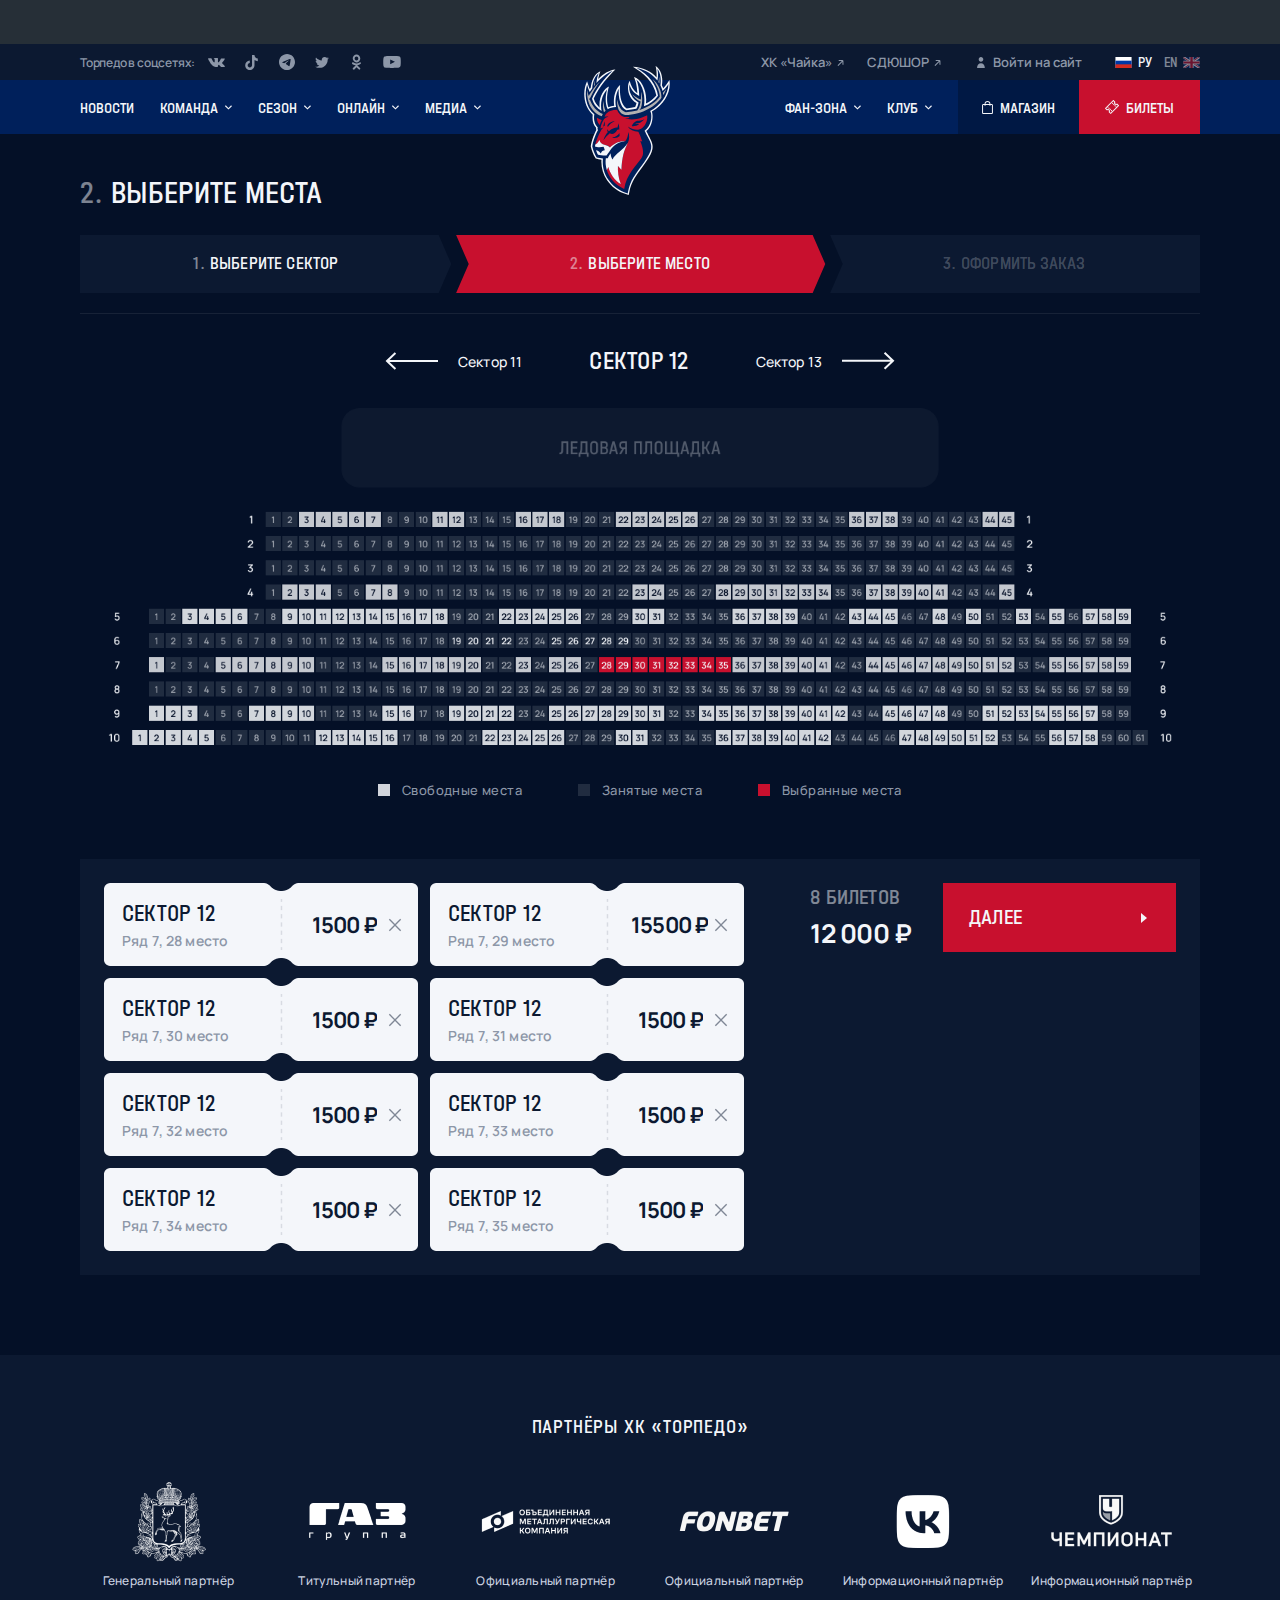
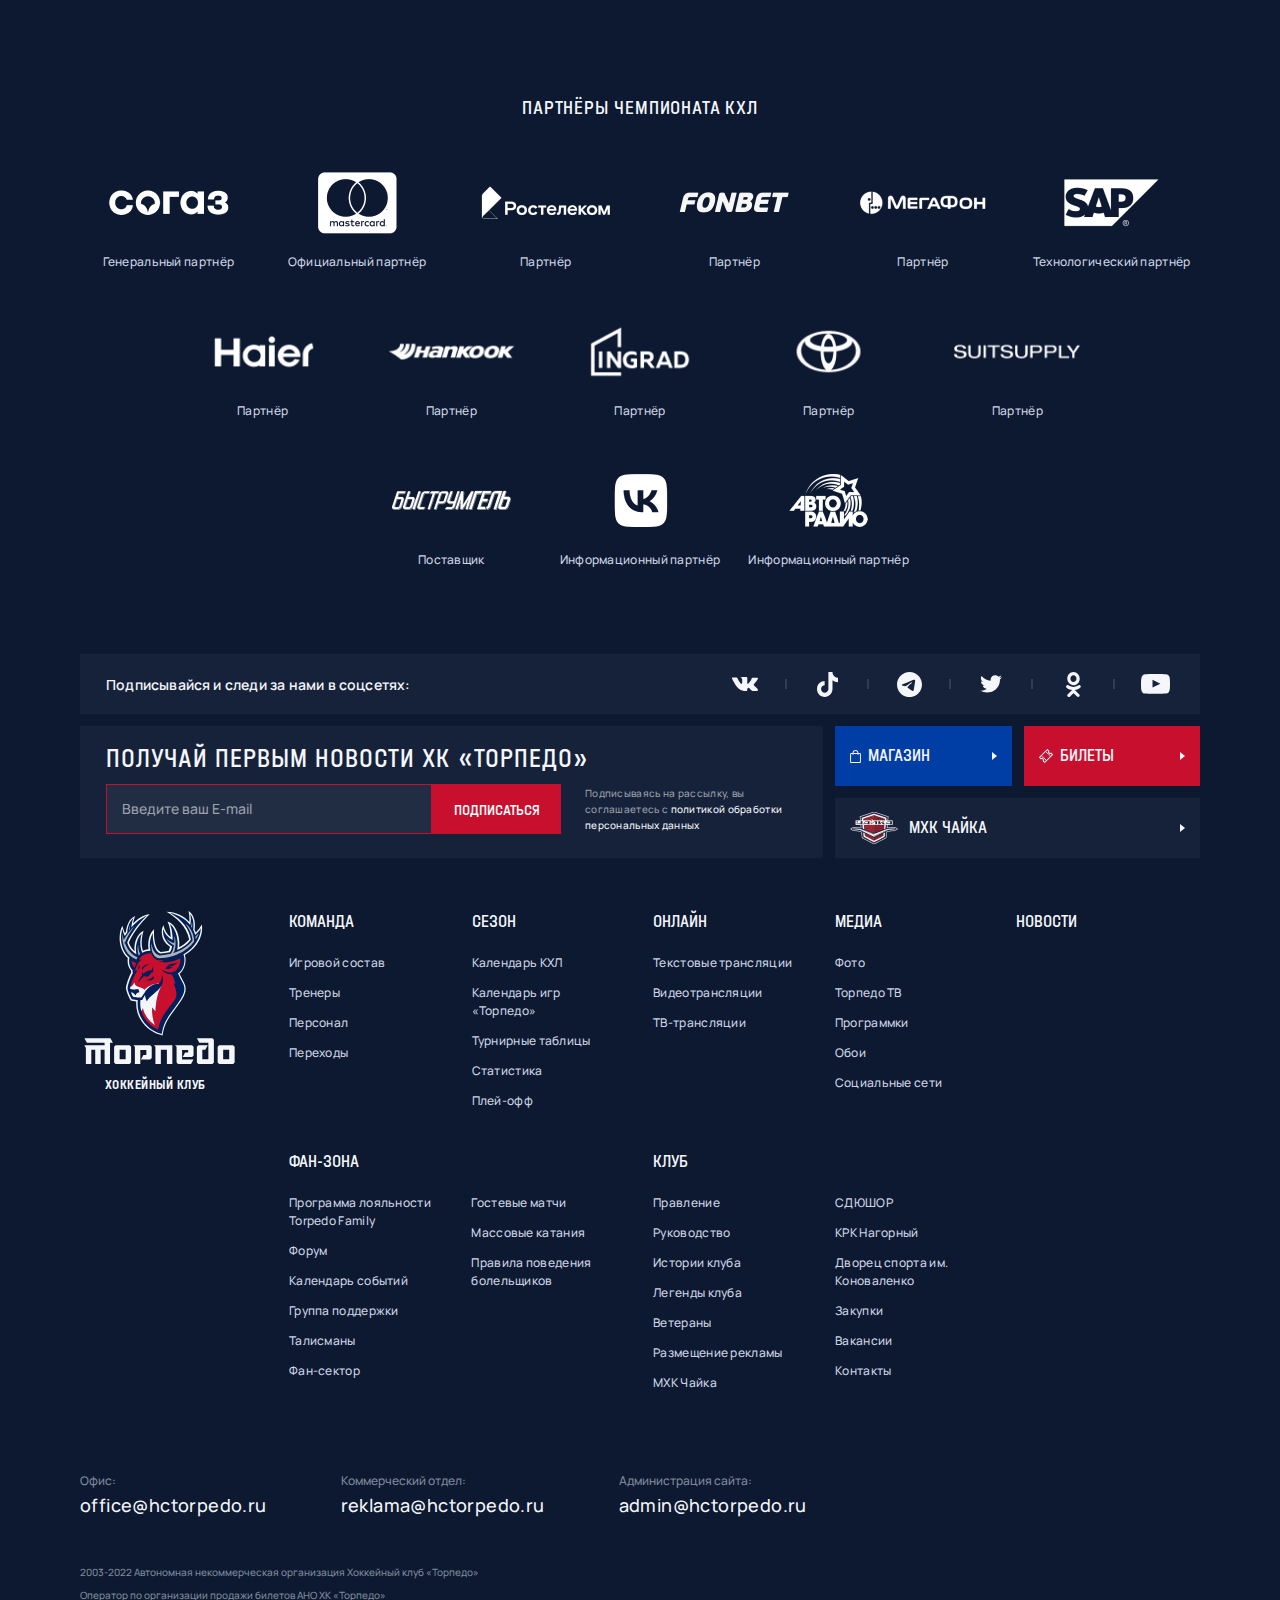
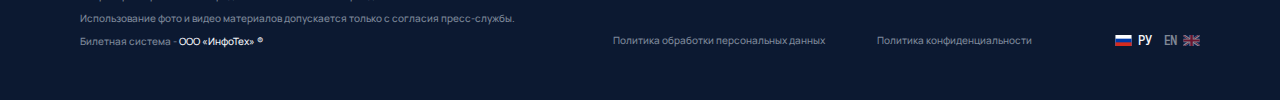
<file: place.html>
<!DOCTYPE html>
<html lang="ru">
<head>
	<meta charset="UTF-8">
	<meta http-equiv="X-UA-Compatible" content="IE=edge">
	<meta name="viewport" content="width=device-width, initial-scale=1, shrink-to-fit=no">
    <meta name="format-detection" content="telephone=no">
	<title>ХК Торпедо - Выберите места</title>

	<link rel="stylesheet" href="./styles/all-styles.css">

	<!--<link rel="shortcut icon" href="./public/favicon.ico" type="image/x-icon">-->
</head>
<body>
	<!--(component:wrapper)-->
    <div class="wrapper _preload" id="wrapper">
		<div class="wrapper__content">
		  <!--(component:band)-->
		  <div class="band">
			<div class="cover">
			  <div class="band__wrapper"></div>
			</div>
		  </div>
		  <!--End (component:band)-->
		  <!--(component:panel)-->
		  <div class="panel">
			<div class="cover">
			  <div class="panel__content">
				<div class="panel__networks">
				  <div class="panel__networks-title">Торпедо в соцсетях:</div>
				  <ul class="panel__networks-list">
					<!-- vk, tik-tok, instagram, telegram, facebook, twitter, ok, youtube-->
					<li class="panel__network"><a class="panel__network-link" href="#" target="_blank" rel="noopener">
								<svg class="svgsprite _vk-icon panel__network-icon">
								  <use xlink:href="assets/img/sprites/svgsprites.svg#vk-icon"></use>
								</svg></a></li>
					<li class="panel__network"><a class="panel__network-link" href="#" target="_blank" rel="noopener">
								<svg class="svgsprite _tik-tok-icon panel__network-icon">
								  <use xlink:href="assets/img/sprites/svgsprites.svg#tik-tok-icon"></use>
								</svg></a></li>
					<li class="panel__network"><a class="panel__network-link" href="#" target="_blank" rel="noopener">
								<svg class="svgsprite _telegram-icon panel__network-icon">
								  <use xlink:href="assets/img/sprites/svgsprites.svg#telegram-icon"></use>
								</svg></a></li>
					<li class="panel__network"><a class="panel__network-link" href="#" target="_blank" rel="noopener">
								<svg class="svgsprite _twitter-icon panel__network-icon">
								  <use xlink:href="assets/img/sprites/svgsprites.svg#twitter-icon"></use>
								</svg></a></li>
					<li class="panel__network"><a class="panel__network-link" href="#" target="_blank" rel="noopener">
								<svg class="svgsprite _ok-icon panel__network-icon">
								  <use xlink:href="assets/img/sprites/svgsprites.svg#ok-icon"></use>
								</svg></a></li>
					<li class="panel__network"><a class="panel__network-link" href="#" target="_blank" rel="noopener">
								<svg class="svgsprite _youtube-icon panel__network-icon">
								  <use xlink:href="assets/img/sprites/svgsprites.svg#youtube-icon"></use>
								</svg></a></li>
				  </ul>
				</div>
				<div class="panel__links"><a class="panel__link" href="#">ХК «Чайка»
							<svg class="svgsprite _pointer-angle-icon">
							  <use xlink:href="assets/img/sprites/svgsprites.svg#pointer-angle-icon"></use>
							</svg></a><a class="panel__link" href="#">СДЮШОР
							<svg class="svgsprite _pointer-angle-icon">
							  <use xlink:href="assets/img/sprites/svgsprites.svg#pointer-angle-icon"></use>
							</svg></a></div>
				<div class="panel__link-auth-container"><a class="panel__link-auth js-modal-link" href="#" data-src="#login">
							<svg class="svgsprite _user-icon">
							  <use xlink:href="assets/img/sprites/svgsprites.svg#user-icon"></use>
							</svg><span>Войти на сайт</span></a>
				</div>
						<!--(snippet:langs)-->
						<div class="langs panel__langs"><span class="langs__item active">
									<svg class="svgsprite langs__icon _ru-lang-icon">
									  <use xlink:href="assets/img/sprites/svgsprites.svg#ru-lang-icon"></use>
									</svg><span class="langs__name">Ру</span></span><a class="langs__item _reverse" href="#">
									<svg class="svgsprite langs__icon _en-lang-icon">
									  <use xlink:href="assets/img/sprites/svgsprites.svg#en-lang-icon"></use>
									</svg><span class="langs__name">En</span></a>
						</div>
						<!--End (snippet:langs)-->
			  </div>
			</div>
		  </div>
		  <!--End (component:panel)-->
		  <!--(component:header)-->
		  <header class="header" id="header">
			<div class="header__plug" id="header-plug"></div>
			<div class="header__wrapper" id="header-wrapper">
			  <div class="cover">
				<div class="header__content">
				  <!--(snippet:btn)-->
				  <button class="btn header__nav-btn" data-src="#mobile-nav" id="nav-btn">
							<svg class="svgsprite _hockey-stick-icon">
							  <use xlink:href="assets/img/sprites/svgsprites.svg#hockey-stick-icon"></use>
							</svg>
							<svg class="svgsprite _hockey-stick-icon">
							  <use xlink:href="assets/img/sprites/svgsprites.svg#hockey-stick-icon"></use>
							</svg>
				  </button>
				  <!--End (snippet:btn)-->
				  <ul class="header__nav _left">
					<li class="header__nav-item"><a class="header__nav-link" href="#"><span class="header__nav-text">Новости</span></a>
					</li>
					<li class="header__nav-item"><a class="header__nav-link" href="#"><span class="header__nav-text">Команда</span>
								<svg class="svgsprite _arrow-horizontal-icon header__nav-arrow">
								  <use xlink:href="assets/img/sprites/svgsprites.svg#arrow-horizontal-icon"></use>
								</svg></a><span class="header__sub-nav-trigger"></span>
					  <ul class="header__sub-nav">
						<li class="header__sub-nav-item"><a class="header__sub-nav-link" href="#"><span>Игровой состав</span></a></li>
						<li class="header__sub-nav-item"><a class="header__sub-nav-link" href="#"><span>Тренеры</span></a></li>
						<li class="header__sub-nav-item"><a class="header__sub-nav-link" href="#"><span>Персонал</span></a></li>
						<li class="header__sub-nav-item"><a class="header__sub-nav-link" href="#"><span>Переходы</span></a></li>
					  </ul>
					</li>
					<li class="header__nav-item"><a class="header__nav-link" href="#"><span class="header__nav-text">Сезон</span>
								<svg class="svgsprite _arrow-horizontal-icon header__nav-arrow">
								  <use xlink:href="assets/img/sprites/svgsprites.svg#arrow-horizontal-icon"></use>
								</svg></a><span class="header__sub-nav-trigger"></span>
					  <ul class="header__sub-nav">
						<li class="header__sub-nav-item"><a class="header__sub-nav-link" href="#"><span>Календарь КХЛ</span></a></li>
						<li class="header__sub-nav-item"><a class="header__sub-nav-link" href="#"><span>Календарь игр «Торпедо»</span></a></li>
						<li class="header__sub-nav-item"><a class="header__sub-nav-link" href="#"><span>Турнирные таблицы</span></a></li>
						<li class="header__sub-nav-item"><a class="header__sub-nav-link" href="#"><span>Статистика</span></a></li>
						<li class="header__sub-nav-item"><a class="header__sub-nav-link" href="#"><span>Плей-офф</span></a></li>
					  </ul>
					</li>
					<li class="header__nav-item"><a class="header__nav-link" href="#"><span class="header__nav-text">Онлайн</span>
								<svg class="svgsprite _arrow-horizontal-icon header__nav-arrow">
								  <use xlink:href="assets/img/sprites/svgsprites.svg#arrow-horizontal-icon"></use>
								</svg></a><span class="header__sub-nav-trigger"></span>
					  <ul class="header__sub-nav">
						<li class="header__sub-nav-item"><a class="header__sub-nav-link" href="#"><span>Текстовые трансляции</span></a></li>
						<li class="header__sub-nav-item"><a class="header__sub-nav-link" href="#"><span>Видеотрансляции</span></a></li>
						<li class="header__sub-nav-item"><a class="header__sub-nav-link" href="#"><span>ТВ-трансляции</span></a></li>
					  </ul>
					</li>
					<li class="header__nav-item"><a class="header__nav-link" href="#"><span class="header__nav-text">Медиа</span>
								<svg class="svgsprite _arrow-horizontal-icon header__nav-arrow">
								  <use xlink:href="assets/img/sprites/svgsprites.svg#arrow-horizontal-icon"></use>
								</svg></a><span class="header__sub-nav-trigger"></span>
					  <ul class="header__sub-nav">
						<li class="header__sub-nav-item"><a class="header__sub-nav-link" href="#"><span>Фото</span></a></li>
						<li class="header__sub-nav-item"><a class="header__sub-nav-link" href="#"><span>Торпедо ТВ</span></a></li>
						<li class="header__sub-nav-item"><a class="header__sub-nav-link" href="#"><span>Программки</span></a></li>
						<li class="header__sub-nav-item"><a class="header__sub-nav-link" href="#"><span>Обои</span></a></li>
						<li class="header__sub-nav-item"><a class="header__sub-nav-link" href="#"><span>Социальные сети</span></a></li>
					  </ul>
					</li>
				  </ul>
				  <div class="header__logo"><a class="header__logo-link" href="/"><img class="header__logo-img lazyload" data-src="assets/img/logo-img.svg" src="assets/img/logo-img.svg" alt="Торпедо Нижний Новгород - официальный сайт хоккейного клуба"></a></div>
				  <ul class="header__nav _right">
					<li class="header__nav-item"><a class="header__nav-link" href="#"><span class="header__nav-text">Фан-зона</span>
								<svg class="svgsprite _arrow-horizontal-icon header__nav-arrow">
								  <use xlink:href="assets/img/sprites/svgsprites.svg#arrow-horizontal-icon"></use>
								</svg></a><span class="header__sub-nav-trigger"></span>
					  <ul class="header__sub-nav">
						<li class="header__sub-nav-item"><a class="header__sub-nav-link" href="#"><span>Программа лояльности Torpedo Family</span></a></li>
						<li class="header__sub-nav-item"><a class="header__sub-nav-link" href="#"><span>Форум</span></a></li>
						<li class="header__sub-nav-item"><a class="header__sub-nav-link" href="#"><span>Календарь событий</span></a></li>
						<li class="header__sub-nav-item"><a class="header__sub-nav-link" href="#"><span>Группа поддержки</span></a></li>
						<li class="header__sub-nav-item"><a class="header__sub-nav-link" href="#"><span>Талисманы</span></a></li>
						<li class="header__sub-nav-item"><a class="header__sub-nav-link" href="#"><span>Фан-сектор</span></a></li>
						<li class="header__sub-nav-item"><a class="header__sub-nav-link" href="#"><span>Гостевые матчи</span></a></li>
						<li class="header__sub-nav-item"><a class="header__sub-nav-link" href="#"><span>Массовые катания</span></a></li>
						<li class="header__sub-nav-item"><a class="header__sub-nav-link" href="#"><span>Правила поведения болельщиков</span></a></li>
					  </ul>
					</li>
					<li class="header__nav-item"><a class="header__nav-link" href="#"><span class="header__nav-text">Клуб</span>
								<svg class="svgsprite _arrow-horizontal-icon header__nav-arrow">
								  <use xlink:href="assets/img/sprites/svgsprites.svg#arrow-horizontal-icon"></use>
								</svg></a><span class="header__sub-nav-trigger"></span>
					  <ul class="header__sub-nav">
						<li class="header__sub-nav-item"><a class="header__sub-nav-link" href="#"><span>Правление</span></a></li>
						<li class="header__sub-nav-item"><a class="header__sub-nav-link" href="#"><span>Руководство</span></a></li>
						<li class="header__sub-nav-item"><a class="header__sub-nav-link" href="#"><span>Истории клуба</span></a></li>
						<li class="header__sub-nav-item"><a class="header__sub-nav-link" href="#"><span>Легенды клуба</span></a></li>
						<li class="header__sub-nav-item"><a class="header__sub-nav-link" href="#"><span>Ветераны</span></a></li>
						<li class="header__sub-nav-item"><a class="header__sub-nav-link" href="#"><span>Размещение рекламы</span></a></li>
						<li class="header__sub-nav-item"><a class="header__sub-nav-link" href="#"><span>МХК Чайка</span></a></li>
						<li class="header__sub-nav-item"><a class="header__sub-nav-link" href="#"><span>СДЮШОР</span></a></li>
						<li class="header__sub-nav-item"><a class="header__sub-nav-link" href="#"><span>КРК Нагорный</span></a></li>
						<li class="header__sub-nav-item"><a class="header__sub-nav-link" href="#"><span>Дворец спорта им. Коноваленко</span></a></li>
						<li class="header__sub-nav-item"><a class="header__sub-nav-link" href="#"><span>Закупки</span></a></li>
						<li class="header__sub-nav-item"><a class="header__sub-nav-link" href="#"><span>Вакансии</span></a></li>
						<li class="header__sub-nav-item"><a class="header__sub-nav-link" href="#"><span>Контакты</span></a></li>
					  </ul>
					</li>
				  </ul>
				  <div class="header__buttons">
							<!--(snippet:btn)--><a class="btn header__btn _dark" href="#">
									  <svg class="svgsprite _bag-icon btn__icon">
										<use xlink:href="assets/img/sprites/svgsprites.svg#bag-icon"></use>
									  </svg><span class="btn__text">Магазин</span></a>
							<!--End (snippet:btn)-->
							<!--(snippet:btn)--><a class="btn header__btn" href="#">
									  <svg class="svgsprite _ticket-icon btn__icon">
										<use xlink:href="assets/img/sprites/svgsprites.svg#ticket-icon"></use>
									  </svg><span class="btn__text">Билеты</span></a>
							<!--End (snippet:btn)-->
				  </div>
				</div>
			  </div>
			</div>
		  </header>
		  <!--End (component:header)-->
		  <!--(component:worker)-->
		  <main class="main">
			<section class="main-header">
				<h1 class="main-header__title">
					<span class="main-header__number">2. </span>Выберите места
				</h1>
				<ul class="main-header__steps">
					<li class="main-header__step main-header__step_fill">
						<div class="dn-768"><span>1.</span>Выберите сектор</div>
						<div class="db-768">1</div>
					</li>
					<li class="main-header__arrow">
						<img src="./images/nav-arrow.svg" alt="Стрелка">
					</li>
					<li class="main-header__step main-header__step_active">
						<div class="dn-768"><span>2.</span>Выберите место</div>
						<div class="db-768">2</div>
					</li>
					<li class="main-header__arrow">
						<img src="./images/nav-arrow.svg" alt="Стрелка">
					</li>
					<li class="main-header__step">
						<div class="dn-768"><span>3.</span>Оформить заказ</div>
						<div class="db-768">3</div>
					</li>
				</ul>
			</section>
	
			<section class="places">
				<div class="places__header">
	
					<a href="#" class="places__arrow places__arrow_prev">
						<svg width="53" height="18" viewBox="0 0 53 18" fill="none" xmlns="http://www.w3.org/2000/svg">
							<path fill-rule="evenodd" clip-rule="evenodd" d="M4.51026 10L11.1353 16.2739L9.76006 17.7261L0.545654 9.00001L9.76006 0.273926L11.1353 1.7261L4.51026 8.00001H53V10H4.51026Z" fill="#F4F6FA"/>
						</svg>	
						<span>Сектор 11</span>		
					</a>
	
					<h2 class="places__title">Сектор 12</h2>
	
					<a href="#" class="places__arrow places__arrow_next">
						<span>Сектор 13</span>
						<svg width="53" height="18" viewBox="0 0 53 18" fill="none" xmlns="http://www.w3.org/2000/svg">
							<path fill-rule="evenodd" clip-rule="evenodd" d="M43.2399 0L52.4543 8.72608L43.2399 17.4522L41.8647 16L48.4897 9.72608H0V7.72608H48.4897L41.8647 1.45217L43.2399 0Z" fill="#F4F6FA"/>
						</svg>					
					</a>
	
				</div>
	
				<div class="places__scheme">
					<div class="places__scheme-block">
						<img src="./images/places.png" alt="Выберите места" class="places__scheme-img">
	
						<div class="place">
							<h3 class="place__title">Ряд 7, 29 место</h3>
							<div class="place__price">
								<p class="place__price-text">Стоимость</p>
								<p class="place__price-value">1 500 ₽</p>
							</div>
						</div>
	
					</div>

					<div class="minus-plus db-524">
						<span class="minus-plus__button minus-plus__button_name_plus">
							<svg width="16" height="16" viewBox="0 0 16 16" fill="none" xmlns="http://www.w3.org/2000/svg">
								<path d="M8.00008 8.00016L8.00008 13.3335M13.3334 8.00016L8.00008 8.00016L13.3334 8.00016ZM8.00008 8.00016L2.66675 8.00016L8.00008 8.00016ZM8.00008 8.00016L8.00008 2.66683L8.00008 8.00016Z" stroke="#F4F6FA" stroke-width="1.5" stroke-linecap="round" stroke-linejoin="round"/>
							</svg>
						</span>
						<span class="minus-plus__button minus-plus__button_disabled minus-plus__button_name_minus" disabled="">
							<svg width="16" height="16" viewBox="0 0 16 16" fill="none" xmlns="http://www.w3.org/2000/svg">
								<g>
									<path d="M13.3333 8L2.66666 8" stroke="#F4F6FA" stroke-width="1.5" stroke-linecap="round" stroke-linejoin="round"/>
								</g>
							</svg>
						</span>
					</div>

					<ul class="places__list">
						<li class="places__item">
							<span class="places__color" style="background-color:rgba(244, 246, 250, 0.86)"></span>
							<span class="places__text">Свободные места</span>
						</li>
						<li class="places__item">
							<span class="places__color" style="background-color:rgba(244, 246, 250, 0.12)"></span>
							<span class="places__text">Занятые места</span>
						</li>
						<li class="places__item">
							<span class="places__color" style="background-color:rgba(200, 16, 46, 1)"></span>
							<span class="places__text">Выбранные места</span>
						</li>
					</ul>
				</div>
			</section>
	
			<section class="tickets">
				<ul class="tickets__list">
					<li class="ticket">
						<div class="ticket__info">
							<h4 class="ticket__title">Сектор 12</h4>
							<p class="ticket__subtitle">Ряд 7, 28 место</p>
						</div>
						<div class="ticket__price">
							<span class="ticket__price-value">1500 ₽</span><img class="ticket__delete" src="./images/close.svg" alt="Удалить">
						</div>
					</li>
	
					<li class="ticket">
						<div class="ticket__info">
							<h4 class="ticket__title">Сектор 12</h4>
							<p class="ticket__subtitle">Ряд 7, 29 место</p>
						</div>
						<div class="ticket__price">
							<span class="ticket__price-value">15500 ₽</span><img class="ticket__delete" src="./images/close.svg" alt="Удалить">
						</div>
					</li>
	
					<li class="ticket">
						<div class="ticket__info">
							<h4 class="ticket__title">Сектор 12</h4>
							<p class="ticket__subtitle">Ряд 7, 30 место</p>
						</div>
						<div class="ticket__price">
							<span class="ticket__price-value">1500 ₽</span><img class="ticket__delete" src="./images/close.svg" alt="Удалить">
						</div>
					</li>
	
					<li class="ticket">
						<div class="ticket__info">
							<h4 class="ticket__title">Сектор 12</h4>
							<p class="ticket__subtitle">Ряд 7, 31 место</p>
						</div>
						<div class="ticket__price">
							<span class="ticket__price-value">1500 ₽</span><img class="ticket__delete" src="./images/close.svg" alt="Удалить">
						</div>
					</li>
					
					<li class="ticket">
						<div class="ticket__info">
							<h4 class="ticket__title">Сектор 12</h4>
							<p class="ticket__subtitle">Ряд 7, 32 место</p>
						</div>
						<div class="ticket__price">
							<span class="ticket__price-value">1500 ₽</span><img class="ticket__delete" src="./images/close.svg" alt="Удалить">
						</div>
					</li>
	
					<li class="ticket">
						<div class="ticket__info">
							<h4 class="ticket__title">Сектор 12</h4>
							<p class="ticket__subtitle">Ряд 7, 33 место</p>
						</div>
						<div class="ticket__price">
							<span class="ticket__price-value">1500 ₽</span><img class="ticket__delete" src="./images/close.svg" alt="Удалить">
						</div>
					</li>
	
					<li class="ticket">
						<div class="ticket__info">
							<h4 class="ticket__title">Сектор 12</h4>
							<p class="ticket__subtitle">Ряд 7, 34 место</p>
						</div>
						<div class="ticket__price">
							<span class="ticket__price-value">1500 ₽</span><img class="ticket__delete" src="./images/close.svg" alt="Удалить">
						</div>
					</li>
	
					<li class="ticket">
						<div class="ticket__info">
							<h4 class="ticket__title">Сектор 12</h4>
							<p class="ticket__subtitle">Ряд 7, 35 место</p>
						</div>
						<div class="ticket__price">
							<span class="ticket__price-value">1500 ₽</span><img class="ticket__delete" src="./images/close.svg" alt="Удалить">
						</div>
					</li>
				</ul>
	
				<div class="tickets__block">
					<div class="tickets__total">
						<p class="tickets__total-text">8 билетов</p>
						<p class="tickets__total-value">12  000 ₽</p>
					</div>
					<a class="tickets__button" href="./order.html">
						<span>Далее</span>
						<svg width="6" height="10" viewBox="0 0 6 10" fill="none" xmlns="http://www.w3.org/2000/svg">
							<path d="M6 5L0 0V10L6 5Z" fill="#F4F6FA"/>
						</svg>			
					</a>
				</div>
			</section>
		</main>
		<!--End (component:worker)-->
		</div>
		<div class="wrapper__footer">
		  <!--(component:partners)-->
		  <section class="partners">
			<div class="cover">
			  <div class="partners__section">
				<h6 class="h6 partners__title">Партнёры ХК «Торпедо»</h6>
				<div class="partners__list">
				  <div class="partners__item">
					<picture class="partners__logo">
					  <source type="image/webp" data-srcset="assets/img/partners/img-partner-1@3.webp" srcset="assets/img/partners/img-partner-1@3.webp" media="(min-width: 1600px)">
					  <source type="image/webp" data-srcset="assets/img/partners/img-partner-1@2.webp" srcset="assets/img/partners/img-partner-1@2.webp" media="(min-width: 1200px)">
					  <source type="image/webp" data-srcset="assets/img/partners/img-partner-1@1.webp" srcset="assets/img/partners/img-partner-1@1.webp">
					  <source type="image/png" data-srcset="assets/img/partners/img-partner-1@3.png" srcset="assets/img/partners/img-partner-1@3.png" media="(min-width: 1600px)">
					  <source type="image/png" data-srcset="assets/img/partners/img-partner-1@2.png" srcset="assets/img/partners/img-partner-1@2.png" media="(min-width: 1200px)">
					  <source type="image/png" data-srcset="assets/img/partners/img-partner-1@1.png" srcset="assets/img/partners/img-partner-1@1.png"><img class="partners__logo-img lazyload" data-src="assets/img/partners/img-partner-1@3.png" src="assets/img/partners/img-partner-1@3.png" alt="Генеральный партнёр" title="Генеральный партнёр">
					</picture>
					<div class="partners__item-name">Генеральный партнёр</div>
				  </div>
				  <div class="partners__item">
					<picture class="partners__logo">
					  <source type="image/webp" data-srcset="assets/img/partners/img-partner-2@3.webp" srcset="assets/img/partners/img-partner-2@3.webp" media="(min-width: 1600px)">
					  <source type="image/webp" data-srcset="assets/img/partners/img-partner-2@2.webp" srcset="assets/img/partners/img-partner-2@2.webp" media="(min-width: 1200px)">
					  <source type="image/webp" data-srcset="assets/img/partners/img-partner-2@1.webp" srcset="assets/img/partners/img-partner-2@1.webp">
					  <source type="image/png" data-srcset="assets/img/partners/img-partner-2@3.png" srcset="assets/img/partners/img-partner-2@3.png" media="(min-width: 1600px)">
					  <source type="image/png" data-srcset="assets/img/partners/img-partner-2@2.png" srcset="assets/img/partners/img-partner-2@2.png" media="(min-width: 1200px)">
					  <source type="image/png" data-srcset="assets/img/partners/img-partner-2@1.png" srcset="assets/img/partners/img-partner-2@1.png"><img class="partners__logo-img lazyload" data-src="assets/img/partners/img-partner-2@3.png" src="assets/img/partners/img-partner-2@3.png" alt="Титульный партнёр" title="Титульный партнёр">
					</picture>
					<div class="partners__item-name">Титульный партнёр</div>
				  </div>
				  <div class="partners__item">
					<picture class="partners__logo">
					  <source type="image/webp" data-srcset="assets/img/partners/img-partner-3@3.webp" srcset="assets/img/partners/img-partner-3@3.webp" media="(min-width: 1600px)">
					  <source type="image/webp" data-srcset="assets/img/partners/img-partner-3@2.webp" srcset="assets/img/partners/img-partner-3@2.webp" media="(min-width: 1200px)">
					  <source type="image/webp" data-srcset="assets/img/partners/img-partner-3@1.webp" srcset="assets/img/partners/img-partner-3@1.webp">
					  <source type="image/png" data-srcset="assets/img/partners/img-partner-3@3.png" srcset="assets/img/partners/img-partner-3@3.png" media="(min-width: 1600px)">
					  <source type="image/png" data-srcset="assets/img/partners/img-partner-3@2.png" srcset="assets/img/partners/img-partner-3@2.png" media="(min-width: 1200px)">
					  <source type="image/png" data-srcset="assets/img/partners/img-partner-3@1.png" srcset="assets/img/partners/img-partner-3@1.png"><img class="partners__logo-img lazyload" data-src="assets/img/partners/img-partner-3@3.png" src="assets/img/partners/img-partner-3@3.png" alt="Официальный партнёр" title="Официальный партнёр">
					</picture>
					<div class="partners__item-name">Официальный партнёр</div>
				  </div>
				  <div class="partners__item">
					<picture class="partners__logo">
					  <source type="image/webp" data-srcset="assets/img/partners/img-partner-4@3.webp" srcset="assets/img/partners/img-partner-4@3.webp" media="(min-width: 1600px)">
					  <source type="image/webp" data-srcset="assets/img/partners/img-partner-4@2.webp" srcset="assets/img/partners/img-partner-4@2.webp" media="(min-width: 1200px)">
					  <source type="image/webp" data-srcset="assets/img/partners/img-partner-4@1.webp" srcset="assets/img/partners/img-partner-4@1.webp">
					  <source type="image/png" data-srcset="assets/img/partners/img-partner-4@3.png" srcset="assets/img/partners/img-partner-4@3.png" media="(min-width: 1600px)">
					  <source type="image/png" data-srcset="assets/img/partners/img-partner-4@2.png" srcset="assets/img/partners/img-partner-4@2.png" media="(min-width: 1200px)">
					  <source type="image/png" data-srcset="assets/img/partners/img-partner-4@1.png" srcset="assets/img/partners/img-partner-4@1.png"><img class="partners__logo-img lazyload" data-src="assets/img/partners/img-partner-4@3.png" src="assets/img/partners/img-partner-4@3.png" alt="Официальный партнёр" title="Официальный партнёр">
					</picture>
					<div class="partners__item-name">Официальный партнёр</div>
				  </div>
				  <div class="partners__item">
					<picture class="partners__logo">
					  <source type="image/webp" data-srcset="assets/img/partners/img-partner-5@3.webp" srcset="assets/img/partners/img-partner-5@3.webp" media="(min-width: 1600px)">
					  <source type="image/webp" data-srcset="assets/img/partners/img-partner-5@2.webp" srcset="assets/img/partners/img-partner-5@2.webp" media="(min-width: 1200px)">
					  <source type="image/webp" data-srcset="assets/img/partners/img-partner-5@1.webp" srcset="assets/img/partners/img-partner-5@1.webp">
					  <source type="image/png" data-srcset="assets/img/partners/img-partner-5@3.png" srcset="assets/img/partners/img-partner-5@3.png" media="(min-width: 1600px)">
					  <source type="image/png" data-srcset="assets/img/partners/img-partner-5@2.png" srcset="assets/img/partners/img-partner-5@2.png" media="(min-width: 1200px)">
					  <source type="image/png" data-srcset="assets/img/partners/img-partner-5@1.png" srcset="assets/img/partners/img-partner-5@1.png"><img class="partners__logo-img lazyload" data-src="assets/img/partners/img-partner-5@3.png" src="assets/img/partners/img-partner-5@3.png" alt="Информационный партнёр" title="Информационный партнёр">
					</picture>
					<div class="partners__item-name">Информационный партнёр</div>
				  </div>
				  <div class="partners__item">
					<picture class="partners__logo">
					  <source type="image/webp" data-srcset="assets/img/partners/img-partner-6@3.webp" srcset="assets/img/partners/img-partner-6@3.webp" media="(min-width: 1600px)">
					  <source type="image/webp" data-srcset="assets/img/partners/img-partner-6@2.webp" srcset="assets/img/partners/img-partner-6@2.webp" media="(min-width: 1200px)">
					  <source type="image/webp" data-srcset="assets/img/partners/img-partner-6@1.webp" srcset="assets/img/partners/img-partner-6@1.webp">
					  <source type="image/png" data-srcset="assets/img/partners/img-partner-6@3.png" srcset="assets/img/partners/img-partner-6@3.png" media="(min-width: 1600px)">
					  <source type="image/png" data-srcset="assets/img/partners/img-partner-6@2.png" srcset="assets/img/partners/img-partner-6@2.png" media="(min-width: 1200px)">
					  <source type="image/png" data-srcset="assets/img/partners/img-partner-6@1.png" srcset="assets/img/partners/img-partner-6@1.png"><img class="partners__logo-img lazyload" data-src="assets/img/partners/img-partner-6@3.png" src="assets/img/partners/img-partner-6@3.png" alt="Информационный партнёр" title="Информационный партнёр">
					</picture>
					<div class="partners__item-name">Информационный партнёр</div>
				  </div>
				</div>
			  </div>
			  <div class="partners__section">
				<h6 class="h6 partners__title">Партнёры чемпионата КХЛ</h6>
				<div class="partners__list">
				  <div class="partners__item">
					<picture class="partners__logo">
					  <source type="image/webp" data-srcset="assets/img/partners/img-partner-7@3.webp" srcset="assets/img/partners/img-partner-7@3.webp" media="(min-width: 1600px)">
					  <source type="image/webp" data-srcset="assets/img/partners/img-partner-7@2.webp" srcset="assets/img/partners/img-partner-7@2.webp" media="(min-width: 1200px)">
					  <source type="image/webp" data-srcset="assets/img/partners/img-partner-7@1.webp" srcset="assets/img/partners/img-partner-7@1.webp">
					  <source type="image/png" data-srcset="assets/img/partners/img-partner-7@3.png" srcset="assets/img/partners/img-partner-7@3.png" media="(min-width: 1600px)">
					  <source type="image/png" data-srcset="assets/img/partners/img-partner-7@2.png" srcset="assets/img/partners/img-partner-7@2.png" media="(min-width: 1200px)">
					  <source type="image/png" data-srcset="assets/img/partners/img-partner-7@1.png" srcset="assets/img/partners/img-partner-7@1.png"><img class="partners__logo-img lazyload" data-src="assets/img/partners/img-partner-7@3.png" src="assets/img/partners/img-partner-7@3.png" alt="Генеральный партнёр" title="Генеральный партнёр">
					</picture>
					<div class="partners__item-name">Генеральный партнёр</div>
				  </div>
				  <div class="partners__item">
					<picture class="partners__logo">
					  <source type="image/webp" data-srcset="assets/img/partners/img-partner-8@3.webp" srcset="assets/img/partners/img-partner-8@3.webp" media="(min-width: 1600px)">
					  <source type="image/webp" data-srcset="assets/img/partners/img-partner-8@2.webp" srcset="assets/img/partners/img-partner-8@2.webp" media="(min-width: 1200px)">
					  <source type="image/webp" data-srcset="assets/img/partners/img-partner-8@1.webp" srcset="assets/img/partners/img-partner-8@1.webp">
					  <source type="image/png" data-srcset="assets/img/partners/img-partner-8@3.png" srcset="assets/img/partners/img-partner-8@3.png" media="(min-width: 1600px)">
					  <source type="image/png" data-srcset="assets/img/partners/img-partner-8@2.png" srcset="assets/img/partners/img-partner-8@2.png" media="(min-width: 1200px)">
					  <source type="image/png" data-srcset="assets/img/partners/img-partner-8@1.png" srcset="assets/img/partners/img-partner-8@1.png"><img class="partners__logo-img lazyload" data-src="assets/img/partners/img-partner-8@3.png" src="assets/img/partners/img-partner-8@3.png" alt="Официальный партнёр" title="Официальный партнёр">
					</picture>
					<div class="partners__item-name">Официальный партнёр</div>
				  </div>
				  <div class="partners__item">
					<picture class="partners__logo">
					  <source type="image/webp" data-srcset="assets/img/partners/img-partner-9@3.webp" srcset="assets/img/partners/img-partner-9@3.webp" media="(min-width: 1600px)">
					  <source type="image/webp" data-srcset="assets/img/partners/img-partner-9@2.webp" srcset="assets/img/partners/img-partner-9@2.webp" media="(min-width: 1200px)">
					  <source type="image/webp" data-srcset="assets/img/partners/img-partner-9@1.webp" srcset="assets/img/partners/img-partner-9@1.webp">
					  <source type="image/png" data-srcset="assets/img/partners/img-partner-9@3.png" srcset="assets/img/partners/img-partner-9@3.png" media="(min-width: 1600px)">
					  <source type="image/png" data-srcset="assets/img/partners/img-partner-9@2.png" srcset="assets/img/partners/img-partner-9@2.png" media="(min-width: 1200px)">
					  <source type="image/png" data-srcset="assets/img/partners/img-partner-9@1.png" srcset="assets/img/partners/img-partner-9@1.png"><img class="partners__logo-img lazyload" data-src="assets/img/partners/img-partner-9@3.png" src="assets/img/partners/img-partner-9@3.png" alt="Партнёр" title="Партнёр">
					</picture>
					<div class="partners__item-name">Партнёр</div>
				  </div>
				  <div class="partners__item">
					<picture class="partners__logo">
					  <source type="image/webp" data-srcset="assets/img/partners/img-partner-4@3.webp" srcset="assets/img/partners/img-partner-4@3.webp" media="(min-width: 1600px)">
					  <source type="image/webp" data-srcset="assets/img/partners/img-partner-4@2.webp" srcset="assets/img/partners/img-partner-4@2.webp" media="(min-width: 1200px)">
					  <source type="image/webp" data-srcset="assets/img/partners/img-partner-4@1.webp" srcset="assets/img/partners/img-partner-4@1.webp">
					  <source type="image/png" data-srcset="assets/img/partners/img-partner-4@3.png" srcset="assets/img/partners/img-partner-4@3.png" media="(min-width: 1600px)">
					  <source type="image/png" data-srcset="assets/img/partners/img-partner-4@2.png" srcset="assets/img/partners/img-partner-4@2.png" media="(min-width: 1200px)">
					  <source type="image/png" data-srcset="assets/img/partners/img-partner-4@1.png" srcset="assets/img/partners/img-partner-4@1.png"><img class="partners__logo-img lazyload" data-src="assets/img/partners/img-partner-4@3.png" src="assets/img/partners/img-partner-4@3.png" alt="Партнёр" title="Партнёр">
					</picture>
					<div class="partners__item-name">Партнёр</div>
				  </div>
				  <div class="partners__item">
					<picture class="partners__logo">
					  <source type="image/webp" data-srcset="assets/img/partners/img-partner-10@3.webp" srcset="assets/img/partners/img-partner-10@3.webp" media="(min-width: 1600px)">
					  <source type="image/webp" data-srcset="assets/img/partners/img-partner-10@2.webp" srcset="assets/img/partners/img-partner-10@2.webp" media="(min-width: 1200px)">
					  <source type="image/webp" data-srcset="assets/img/partners/img-partner-10@1.webp" srcset="assets/img/partners/img-partner-10@1.webp">
					  <source type="image/png" data-srcset="assets/img/partners/img-partner-10@3.png" srcset="assets/img/partners/img-partner-10@3.png" media="(min-width: 1600px)">
					  <source type="image/png" data-srcset="assets/img/partners/img-partner-10@2.png" srcset="assets/img/partners/img-partner-10@2.png" media="(min-width: 1200px)">
					  <source type="image/png" data-srcset="assets/img/partners/img-partner-10@1.png" srcset="assets/img/partners/img-partner-10@1.png"><img class="partners__logo-img lazyload" data-src="assets/img/partners/img-partner-10@3.png" src="assets/img/partners/img-partner-10@3.png" alt="Партнёр" title="Партнёр">
					</picture>
					<div class="partners__item-name">Партнёр</div>
				  </div>
				  <div class="partners__item">
					<picture class="partners__logo">
					  <source type="image/webp" data-srcset="assets/img/partners/img-partner-11@3.webp" srcset="assets/img/partners/img-partner-11@3.webp" media="(min-width: 1600px)">
					  <source type="image/webp" data-srcset="assets/img/partners/img-partner-11@2.webp" srcset="assets/img/partners/img-partner-11@2.webp" media="(min-width: 1200px)">
					  <source type="image/webp" data-srcset="assets/img/partners/img-partner-11@1.webp" srcset="assets/img/partners/img-partner-11@1.webp">
					  <source type="image/png" data-srcset="assets/img/partners/img-partner-11@3.png" srcset="assets/img/partners/img-partner-11@3.png" media="(min-width: 1600px)">
					  <source type="image/png" data-srcset="assets/img/partners/img-partner-11@2.png" srcset="assets/img/partners/img-partner-11@2.png" media="(min-width: 1200px)">
					  <source type="image/png" data-srcset="assets/img/partners/img-partner-11@1.png" srcset="assets/img/partners/img-partner-11@1.png"><img class="partners__logo-img lazyload" data-src="assets/img/partners/img-partner-11@3.png" src="assets/img/partners/img-partner-11@3.png" alt="Технологический партнёр" title="Технологический партнёр">
					</picture>
					<div class="partners__item-name">Технологический партнёр</div>
				  </div>
				  <div class="partners__item">
					<picture class="partners__logo">
					  <source type="image/webp" data-srcset="assets/img/partners/img-partner-12@3.webp" srcset="assets/img/partners/img-partner-12@3.webp" media="(min-width: 1600px)">
					  <source type="image/webp" data-srcset="assets/img/partners/img-partner-12@2.webp" srcset="assets/img/partners/img-partner-12@2.webp" media="(min-width: 1200px)">
					  <source type="image/webp" data-srcset="assets/img/partners/img-partner-12@1.webp" srcset="assets/img/partners/img-partner-12@1.webp">
					  <source type="image/png" data-srcset="assets/img/partners/img-partner-12@3.png" srcset="assets/img/partners/img-partner-12@3.png" media="(min-width: 1600px)">
					  <source type="image/png" data-srcset="assets/img/partners/img-partner-12@2.png" srcset="assets/img/partners/img-partner-12@2.png" media="(min-width: 1200px)">
					  <source type="image/png" data-srcset="assets/img/partners/img-partner-12@1.png" srcset="assets/img/partners/img-partner-12@1.png"><img class="partners__logo-img lazyload" data-src="assets/img/partners/img-partner-12@3.png" src="assets/img/partners/img-partner-12@3.png" alt="Партнёр" title="Партнёр">
					</picture>
					<div class="partners__item-name">Партнёр</div>
				  </div>
				  <div class="partners__item">
					<picture class="partners__logo">
					  <source type="image/webp" data-srcset="assets/img/partners/img-partner-13@3.webp" srcset="assets/img/partners/img-partner-13@3.webp" media="(min-width: 1600px)">
					  <source type="image/webp" data-srcset="assets/img/partners/img-partner-13@2.webp" srcset="assets/img/partners/img-partner-13@2.webp" media="(min-width: 1200px)">
					  <source type="image/webp" data-srcset="assets/img/partners/img-partner-13@1.webp" srcset="assets/img/partners/img-partner-13@1.webp">
					  <source type="image/png" data-srcset="assets/img/partners/img-partner-13@3.png" srcset="assets/img/partners/img-partner-13@3.png" media="(min-width: 1600px)">
					  <source type="image/png" data-srcset="assets/img/partners/img-partner-13@2.png" srcset="assets/img/partners/img-partner-13@2.png" media="(min-width: 1200px)">
					  <source type="image/png" data-srcset="assets/img/partners/img-partner-13@1.png" srcset="assets/img/partners/img-partner-13@1.png"><img class="partners__logo-img lazyload" data-src="assets/img/partners/img-partner-13@3.png" src="assets/img/partners/img-partner-13@3.png" alt="Партнёр" title="Партнёр">
					</picture>
					<div class="partners__item-name">Партнёр</div>
				  </div>
				  <div class="partners__item">
					<picture class="partners__logo">
					  <source type="image/webp" data-srcset="assets/img/partners/img-partner-14@3.webp" srcset="assets/img/partners/img-partner-14@3.webp" media="(min-width: 1600px)">
					  <source type="image/webp" data-srcset="assets/img/partners/img-partner-14@2.webp" srcset="assets/img/partners/img-partner-14@2.webp" media="(min-width: 1200px)">
					  <source type="image/webp" data-srcset="assets/img/partners/img-partner-14@1.webp" srcset="assets/img/partners/img-partner-14@1.webp">
					  <source type="image/png" data-srcset="assets/img/partners/img-partner-14@3.png" srcset="assets/img/partners/img-partner-14@3.png" media="(min-width: 1600px)">
					  <source type="image/png" data-srcset="assets/img/partners/img-partner-14@2.png" srcset="assets/img/partners/img-partner-14@2.png" media="(min-width: 1200px)">
					  <source type="image/png" data-srcset="assets/img/partners/img-partner-14@1.png" srcset="assets/img/partners/img-partner-14@1.png"><img class="partners__logo-img lazyload" data-src="assets/img/partners/img-partner-14@3.png" src="assets/img/partners/img-partner-14@3.png" alt="Партнёр" title="Партнёр">
					</picture>
					<div class="partners__item-name">Партнёр</div>
				  </div>
				  <div class="partners__item">
					<picture class="partners__logo">
					  <source type="image/webp" data-srcset="assets/img/partners/img-partner-15@3.webp" srcset="assets/img/partners/img-partner-15@3.webp" media="(min-width: 1600px)">
					  <source type="image/webp" data-srcset="assets/img/partners/img-partner-15@2.webp" srcset="assets/img/partners/img-partner-15@2.webp" media="(min-width: 1200px)">
					  <source type="image/webp" data-srcset="assets/img/partners/img-partner-15@1.webp" srcset="assets/img/partners/img-partner-15@1.webp">
					  <source type="image/png" data-srcset="assets/img/partners/img-partner-15@3.png" srcset="assets/img/partners/img-partner-15@3.png" media="(min-width: 1600px)">
					  <source type="image/png" data-srcset="assets/img/partners/img-partner-15@2.png" srcset="assets/img/partners/img-partner-15@2.png" media="(min-width: 1200px)">
					  <source type="image/png" data-srcset="assets/img/partners/img-partner-15@1.png" srcset="assets/img/partners/img-partner-15@1.png"><img class="partners__logo-img lazyload" data-src="assets/img/partners/img-partner-15@3.png" src="assets/img/partners/img-partner-15@3.png" alt="Партнёр" title="Партнёр">
					</picture>
					<div class="partners__item-name">Партнёр</div>
				  </div>
				  <div class="partners__item">
					<picture class="partners__logo">
					  <source type="image/webp" data-srcset="assets/img/partners/img-partner-16@3.webp" srcset="assets/img/partners/img-partner-16@3.webp" media="(min-width: 1600px)">
					  <source type="image/webp" data-srcset="assets/img/partners/img-partner-16@2.webp" srcset="assets/img/partners/img-partner-16@2.webp" media="(min-width: 1200px)">
					  <source type="image/webp" data-srcset="assets/img/partners/img-partner-16@1.webp" srcset="assets/img/partners/img-partner-16@1.webp">
					  <source type="image/png" data-srcset="assets/img/partners/img-partner-16@3.png" srcset="assets/img/partners/img-partner-16@3.png" media="(min-width: 1600px)">
					  <source type="image/png" data-srcset="assets/img/partners/img-partner-16@2.png" srcset="assets/img/partners/img-partner-16@2.png" media="(min-width: 1200px)">
					  <source type="image/png" data-srcset="assets/img/partners/img-partner-16@1.png" srcset="assets/img/partners/img-partner-16@1.png"><img class="partners__logo-img lazyload" data-src="assets/img/partners/img-partner-16@3.png" src="assets/img/partners/img-partner-16@3.png" alt="Партнёр" title="Партнёр">
					</picture>
					<div class="partners__item-name">Партнёр</div>
				  </div>
				  <div class="partners__item">
					<picture class="partners__logo">
					  <source type="image/webp" data-srcset="assets/img/partners/img-partner-17@3.webp" srcset="assets/img/partners/img-partner-17@3.webp" media="(min-width: 1600px)">
					  <source type="image/webp" data-srcset="assets/img/partners/img-partner-17@2.webp" srcset="assets/img/partners/img-partner-17@2.webp" media="(min-width: 1200px)">
					  <source type="image/webp" data-srcset="assets/img/partners/img-partner-17@1.webp" srcset="assets/img/partners/img-partner-17@1.webp">
					  <source type="image/png" data-srcset="assets/img/partners/img-partner-17@3.png" srcset="assets/img/partners/img-partner-17@3.png" media="(min-width: 1600px)">
					  <source type="image/png" data-srcset="assets/img/partners/img-partner-17@2.png" srcset="assets/img/partners/img-partner-17@2.png" media="(min-width: 1200px)">
					  <source type="image/png" data-srcset="assets/img/partners/img-partner-17@1.png" srcset="assets/img/partners/img-partner-17@1.png"><img class="partners__logo-img lazyload" data-src="assets/img/partners/img-partner-17@3.png" src="assets/img/partners/img-partner-17@3.png" alt="Поставщик" title="Поставщик">
					</picture>
					<div class="partners__item-name">Поставщик</div>
				  </div>
				  <div class="partners__item">
					<picture class="partners__logo">
					  <source type="image/webp" data-srcset="assets/img/partners/img-partner-5@3.webp" srcset="assets/img/partners/img-partner-5@3.webp" media="(min-width: 1600px)">
					  <source type="image/webp" data-srcset="assets/img/partners/img-partner-5@2.webp" srcset="assets/img/partners/img-partner-5@2.webp" media="(min-width: 1200px)">
					  <source type="image/webp" data-srcset="assets/img/partners/img-partner-5@1.webp" srcset="assets/img/partners/img-partner-5@1.webp">
					  <source type="image/png" data-srcset="assets/img/partners/img-partner-5@3.png" srcset="assets/img/partners/img-partner-5@3.png" media="(min-width: 1600px)">
					  <source type="image/png" data-srcset="assets/img/partners/img-partner-5@2.png" srcset="assets/img/partners/img-partner-5@2.png" media="(min-width: 1200px)">
					  <source type="image/png" data-srcset="assets/img/partners/img-partner-5@1.png" srcset="assets/img/partners/img-partner-5@1.png"><img class="partners__logo-img lazyload" data-src="assets/img/partners/img-partner-5@3.png" src="assets/img/partners/img-partner-5@3.png" alt="Информационный партнёр" title="Информационный партнёр">
					</picture>
					<div class="partners__item-name">Информационный партнёр</div>
				  </div>
				  <div class="partners__item">
					<picture class="partners__logo">
					  <source type="image/webp" data-srcset="assets/img/partners/img-partner-18@3.webp" srcset="assets/img/partners/img-partner-18@3.webp" media="(min-width: 1600px)">
					  <source type="image/webp" data-srcset="assets/img/partners/img-partner-18@2.webp" srcset="assets/img/partners/img-partner-18@2.webp" media="(min-width: 1200px)">
					  <source type="image/webp" data-srcset="assets/img/partners/img-partner-18@1.webp" srcset="assets/img/partners/img-partner-18@1.webp">
					  <source type="image/png" data-srcset="assets/img/partners/img-partner-18@3.png" srcset="assets/img/partners/img-partner-18@3.png" media="(min-width: 1600px)">
					  <source type="image/png" data-srcset="assets/img/partners/img-partner-18@2.png" srcset="assets/img/partners/img-partner-18@2.png" media="(min-width: 1200px)">
					  <source type="image/png" data-srcset="assets/img/partners/img-partner-18@1.png" srcset="assets/img/partners/img-partner-18@1.png"><img class="partners__logo-img lazyload" data-src="assets/img/partners/img-partner-18@3.png" src="assets/img/partners/img-partner-18@3.png" alt="Информационный партнёр" title="Информационный партнёр">
					</picture>
					<div class="partners__item-name">Информационный партнёр</div>
				  </div>
				</div>
			  </div>
			</div>
		  </section>
		  <!--End (component:partners)-->
		  <!--(component:footer)-->
		  <footer class="footer" id="footer">
			<div class="cover">
			  <!-- vk, tik-tok, instagram, telegram, facebook, twitter, ok, youtube-->
					  <!--(snippet:networks)-->
					  <div class="networks">
						<div class="networks__text">Подписывайся и следи за нами в соцсетях:</div>
						<div class="networks__content">
						  <ul class="networks__list">
							<li class="networks__network"><a class="networks__link" href="#" target="_blank" rel="noopener">
										<svg class="svgsprite _vk-icon">
										  <use xlink:href="assets/img/sprites/svgsprites.svg#vk-icon"></use>
										</svg></a></li>
							<li class="networks__network"><a class="networks__link" href="#" target="_blank" rel="noopener">
										<svg class="svgsprite _tik-tok-icon">
										  <use xlink:href="assets/img/sprites/svgsprites.svg#tik-tok-icon"></use>
										</svg></a></li>
							<li class="networks__network"><a class="networks__link" href="#" target="_blank" rel="noopener">
										<svg class="svgsprite _telegram-icon">
										  <use xlink:href="assets/img/sprites/svgsprites.svg#telegram-icon"></use>
										</svg></a></li>
							<li class="networks__network"><a class="networks__link" href="#" target="_blank" rel="noopener">
										<svg class="svgsprite _twitter-icon">
										  <use xlink:href="assets/img/sprites/svgsprites.svg#twitter-icon"></use>
										</svg></a></li>
							<li class="networks__network"><a class="networks__link" href="#" target="_blank" rel="noopener">
										<svg class="svgsprite _ok-icon">
										  <use xlink:href="assets/img/sprites/svgsprites.svg#ok-icon"></use>
										</svg></a></li>
							<li class="networks__network"><a class="networks__link" href="#" target="_blank" rel="noopener">
										<svg class="svgsprite _youtube-icon">
										  <use xlink:href="assets/img/sprites/svgsprites.svg#youtube-icon"></use>
										</svg></a></li>
						  </ul>
						</div>
					  </div>
					  <!--End (snippet:networks)-->
			  <div class="footer__info">
				<div class="footer__subscription">
				  <h6 class="h6 footer__subscription-title">Получай первым новости ХК «Торпедо»</h6>
				  <form action="#" method="POST">
					<div class="footer__subscription-form">
							  <!--(snippet:subscription)-->
							  <div class="subscription">
								<!--(snippet:field)-->
								<div class="field _dark">
								  <div class="field__container">
									<div class="field__content">
									  <input class="field__input js-field error" type="email" name="subscription" value="" placeholder="" autocomplete="off"><span class="field__placeholder">Введите ваш E-mail</span>
									</div>
								  </div>
								</div>
								<!--End (snippet:field)-->
								<!--(snippet:btn)-->
								<button class="btn subscription__btn" type="submit" name="submit"><span class="btn__text">Подписаться</span></button>
								<!--End (snippet:btn)-->
							  </div>
							  <!--End (snippet:subscription)-->
					  <p class="footer__subscription-policy">Подписываясь на рассылку, вы соглашаетесь <br>с <a href="#">политикой обработки персональных данных</a></p>
					</div>
				  </form>
				</div>
				<!--(snippet:btn-list)-->
				<div class="btn-list footer__btn-list">
						  <!--(snippet:btn)--><a class="btn btn-list__btn _blue footer__btn" href="#">
									<svg class="svgsprite _bag-icon btn__icon">
									  <use xlink:href="assets/img/sprites/svgsprites.svg#bag-icon"></use>
									</svg><i class="btn__arrow"></i><span class="btn__text">Магазин</span></a>
						  <!--End (snippet:btn)-->
						  <!--(snippet:btn)--><a class="btn btn-list__btn footer__btn" href="#">
									<svg class="svgsprite _ticket-icon btn__icon">
									  <use xlink:href="assets/img/sprites/svgsprites.svg#ticket-icon"></use>
									</svg><i class="btn__arrow"></i><span class="btn__text">Билеты</span></a>
						  <!--End (snippet:btn)-->
				  <!--(snippet:btn)--><a class="btn btn-list__btn _dark footer__btn" href="#">
					<picture class="btn__img-container">
					  <source type="image/webp" data-srcset="assets/img/gull-icon-1@2.webp" srcset="assets/img/gull-icon-1@2.webp" media="(min-width: 1600px)">
					  <source type="image/webp" data-srcset="assets/img/gull-icon-1@1.webp" srcset="assets/img/gull-icon-1@1.webp">
					  <source type="image/png" data-srcset="assets/img/gull-icon-1@2.png" srcset="assets/img/gull-icon-1@2.png" media="(min-width: 1600px)">
					  <source type="image/png" data-srcset="assets/img/gull-icon-1@1.png" srcset="assets/img/gull-icon-1@1.png"><img class="btn__img lazyload" data-src="assets/img/gull-icon-1@2.png" src="assets/img/gull-icon-1@2.png" alt="МХК Чайка" title="МХК Чайка">
					</picture><i class="btn__arrow"></i><span class="btn__text">МХК Чайка</span></a>
				  <!--End (snippet:btn)-->
				</div>
				<!--End (snippet:btn-list)-->
			  </div>
			  <div class="footer__nav-container">
				<div class="footer__logo-container"><a class="footer__logo-link" href="/"><img class="footer__logo lazyload" data-src="assets/img/signature-logo-img.svg" src="assets/img/signature-logo-img.svg" alt="Хоккейный клуб Торпедо" title="Хоккейный клуб Торпедо">
					<div class="footer__logo-label">Хоккейный клуб</div></a></div>
				<div class="footer__nav-wrapper">
				  <div class="footer__nav-list">
					<div class="footer__nav-column">
					  <h6 class="h6 footer__nav-title"><a class="footer__nav-title-link" href="#">Команда</a></h6>
					  <ul class="footer__nav">
						<li class="footer__nav-item"><a class="footer__nav-link" href="#">Игровой состав</a></li>
						<li class="footer__nav-item"><a class="footer__nav-link" href="#">Тренеры</a></li>
						<li class="footer__nav-item"><a class="footer__nav-link" href="#">Персонал</a></li>
						<li class="footer__nav-item"><a class="footer__nav-link" href="#">Переходы</a></li>
					  </ul>
					</div>
					<div class="footer__nav-column">
					  <h6 class="h6 footer__nav-title"><a class="footer__nav-title-link" href="#">Сезон</a></h6>
					  <ul class="footer__nav">
						<li class="footer__nav-item"><a class="footer__nav-link" href="#">Календарь КХЛ</a></li>
						<li class="footer__nav-item"><a class="footer__nav-link" href="#">Календарь игр «Торпедо»</a></li>
						<li class="footer__nav-item"><a class="footer__nav-link" href="#">Турнирные таблицы</a></li>
						<li class="footer__nav-item"><a class="footer__nav-link" href="#">Статистика</a></li>
						<li class="footer__nav-item"><a class="footer__nav-link" href="#">Плей-офф</a></li>
					  </ul>
					</div>
					<div class="footer__nav-column">
					  <h6 class="h6 footer__nav-title"><a class="footer__nav-title-link" href="#">Онлайн</a></h6>
					  <ul class="footer__nav">
						<li class="footer__nav-item"><a class="footer__nav-link" href="#">Текстовые трансляции</a></li>
						<li class="footer__nav-item"><a class="footer__nav-link" href="#">Видеотрансляции</a></li>
						<li class="footer__nav-item"><a class="footer__nav-link" href="#">ТВ-трансляции</a></li>
					  </ul>
					</div>
					<div class="footer__nav-column">
					  <h6 class="h6 footer__nav-title"><a class="footer__nav-title-link" href="#">Медиа</a></h6>
					  <ul class="footer__nav">
						<li class="footer__nav-item"><a class="footer__nav-link" href="#">Фото</a></li>
						<li class="footer__nav-item"><a class="footer__nav-link" href="#">Торпедо ТВ</a></li>
						<li class="footer__nav-item"><a class="footer__nav-link" href="#">Программки</a></li>
						<li class="footer__nav-item"><a class="footer__nav-link" href="#">Обои</a></li>
						<li class="footer__nav-item"><a class="footer__nav-link" href="#">Социальные сети</a></li>
					  </ul>
					</div>
					<div class="footer__nav-column">
					  <h6 class="h6 footer__nav-title"><a class="footer__nav-title-link" href="#">Новости</a></h6>
					</div>
					<div class="footer__nav-column">
					  <h6 class="h6 footer__nav-title"><a class="footer__nav-title-link" href="#">Фан-зона</a></h6>
					  <div class="footer__nav-inner-wrapper">
						<ul class="footer__nav">
						  <li class="footer__nav-item"><a class="footer__nav-link" href="#">Программа лояльности Torpedo Family</a></li>
						  <li class="footer__nav-item"><a class="footer__nav-link" href="#">Форум</a></li>
						  <li class="footer__nav-item"><a class="footer__nav-link" href="#">Календарь событий</a></li>
						  <li class="footer__nav-item"><a class="footer__nav-link" href="#">Группа поддержки</a></li>
						  <li class="footer__nav-item"><a class="footer__nav-link" href="#">Талисманы</a></li>
						  <li class="footer__nav-item"><a class="footer__nav-link" href="#">Фан-сектор</a></li>
						</ul>
						<ul class="footer__nav">
						  <li class="footer__nav-item"><a class="footer__nav-link" href="#">Гостевые матчи</a></li>
						  <li class="footer__nav-item"><a class="footer__nav-link" href="#">Массовые катания</a></li>
						  <li class="footer__nav-item"><a class="footer__nav-link" href="#">Правила поведения болельщиков</a></li>
						</ul>
					  </div>
					</div>
					<div class="footer__nav-column">
					  <h6 class="h6 footer__nav-title"><a class="footer__nav-title-link" href="#">Клуб</a></h6>
					  <div class="footer__nav-inner-wrapper">
						<ul class="footer__nav">
						  <li class="footer__nav-item"><a class="footer__nav-link" href="#">Правление</a></li>
						  <li class="footer__nav-item"><a class="footer__nav-link" href="#">Руководство</a></li>
						  <li class="footer__nav-item"><a class="footer__nav-link" href="#">Истории клуба</a></li>
						  <li class="footer__nav-item"><a class="footer__nav-link" href="#">Легенды клуба</a></li>
						  <li class="footer__nav-item"><a class="footer__nav-link" href="#">Ветераны</a></li>
						  <li class="footer__nav-item"><a class="footer__nav-link" href="#">Размещение рекламы</a></li>
						  <li class="footer__nav-item"><a class="footer__nav-link" href="#">МХК Чайка</a></li>
						</ul>
						<ul class="footer__nav">
						  <li class="footer__nav-item"><a class="footer__nav-link" href="#">СДЮШОР</a></li>
						  <li class="footer__nav-item"><a class="footer__nav-link" href="#">КРК Нагорный</a></li>
						  <li class="footer__nav-item"><a class="footer__nav-link" href="#">Дворец спорта им. Коноваленко</a></li>
						  <li class="footer__nav-item"><a class="footer__nav-link" href="#">Закупки</a></li>
						  <li class="footer__nav-item"><a class="footer__nav-link" href="#">Вакансии</a></li>
						  <li class="footer__nav-item"><a class="footer__nav-link" href="#">Контакты</a></li>
						</ul>
					  </div>
					</div>
				  </div>
				</div>
			  </div>
			  <div class="footer__contacts-container">
				<div class="footer__contact">
				  <div class="footer__contact-title">Офис:</div><a class="footer__contact-link" href="mailto:office@hctorpedo.ru">office@hctorpedo.ru</a>
				</div>
				<div class="footer__contact">
				  <div class="footer__contact-title">Коммерческий отдел:</div><a class="footer__contact-link" href="mailto:reklama@hctorpedo.ru">reklama@hctorpedo.ru</a>
				</div>
				<div class="footer__contact">
				  <div class="footer__contact-title">Администрация сайта:</div><a class="footer__contact-link" href="mailto:admin@hctorpedo.ru">admin@hctorpedo.ru</a>
				</div>
			  </div>
			  <div class="footer__sub-info">
				<div class="footer__copyright">
				  <p>2003-2022 Автономная некоммерческая организация Хоккейный клуб «Торпедо»</p>
				  <p>Оператор по организации продажи билетов АНО ХК «Торпедо»</p>
				  <p>Использование фото и видео материалов допускается только с согласия пресс-службы.</p>
				  <p>Билетная система - <span>ООО «ИнфоТех» ®</span></p>
				</div>
				<div class="footer__sub-links-container">
				  <div class="footer__sub-links">
					<div class="footer__sub-link-wrapper"><a class="footer__sub-link-item" href="#">Политика обработки персональных данных</a></div>
					<div class="footer__sub-link-wrapper"><a class="footer__sub-link-item" href="#">Политика конфиденциальности</a></div>
				  </div>
						  <!--(snippet:langs)-->
						  <div class="langs footer__langs"><span class="langs__item active">
									  <svg class="svgsprite langs__icon _ru-lang-icon">
										<use xlink:href="assets/img/sprites/svgsprites.svg#ru-lang-icon"></use>
									  </svg><span class="langs__name">Ру</span></span><a class="langs__item _reverse" href="#">
									  <svg class="svgsprite langs__icon _en-lang-icon">
										<use xlink:href="assets/img/sprites/svgsprites.svg#en-lang-icon"></use>
									  </svg><span class="langs__name">En</span></a>
						  </div>
						  <!--End (snippet:langs)-->
				</div>
			  </div>
			</div>
		  </footer>
		  <!--End (component:footer)-->
		</div>
	  </div>
	  <!--End (component:wrapper)-->
	  <!--(component:mobile-nav)-->
	  <div class="mobile-nav" id="mobile-nav">
		<div class="mobile-nav__container" id="mobile-nav-container">
		  <div class="mobile-nav__wrapper">
			<div class="mobile-nav__column js-nav-column active">
			  <div class="mobile-nav__section js-nav-section"><a class="mobile-nav__login js-modal-link" href="#" data-src="#login">
				  <div class="cover">
					<div class="mobile-nav__login-content">
						  <svg class="svgsprite _user-icon">
							<use xlink:href="assets/img/sprites/svgsprites.svg#user-icon"></use>
						  </svg>
					  <div class="mobile-nav__login-text">Войти на сайт</div>
					</div>
				  </div></a>
				<ul class="mobile-nav__list">
				  <li class="mobile-nav__item"><a class="mobile-nav__link" data-id="nav-1-0" href="#">
					  <div class="cover">
						<div class="mobile-nav__content"><span class="mobile-nav__text">Новости</span>
						</div>
					  </div></a></li>
				  <li class="mobile-nav__item"><a class="mobile-nav__link js-sub-link" data-id="nav-1-1" href="#">
					  <div class="cover">
						<div class="mobile-nav__content"><span class="mobile-nav__text">Команда</span>
							  <svg class="svgsprite _arrow-vertical-icon">
								<use xlink:href="assets/img/sprites/svgsprites.svg#arrow-vertical-icon"></use>
							  </svg>
						</div>
					  </div></a></li>
				  <li class="mobile-nav__item"><a class="mobile-nav__link js-sub-link" data-id="nav-1-2" href="#">
					  <div class="cover">
						<div class="mobile-nav__content"><span class="mobile-nav__text">Сезон</span>
							  <svg class="svgsprite _arrow-vertical-icon">
								<use xlink:href="assets/img/sprites/svgsprites.svg#arrow-vertical-icon"></use>
							  </svg>
						</div>
					  </div></a></li>
				  <li class="mobile-nav__item"><a class="mobile-nav__link js-sub-link" data-id="nav-1-3" href="#">
					  <div class="cover">
						<div class="mobile-nav__content"><span class="mobile-nav__text">Онлайн</span>
							  <svg class="svgsprite _arrow-vertical-icon">
								<use xlink:href="assets/img/sprites/svgsprites.svg#arrow-vertical-icon"></use>
							  </svg>
						</div>
					  </div></a></li>
				  <li class="mobile-nav__item"><a class="mobile-nav__link js-sub-link" data-id="nav-1-4" href="#">
					  <div class="cover">
						<div class="mobile-nav__content"><span class="mobile-nav__text">Медиа</span>
							  <svg class="svgsprite _arrow-vertical-icon">
								<use xlink:href="assets/img/sprites/svgsprites.svg#arrow-vertical-icon"></use>
							  </svg>
						</div>
					  </div></a></li>
				  <li class="mobile-nav__item"><a class="mobile-nav__link js-sub-link" data-id="nav-1-5" href="#">
					  <div class="cover">
						<div class="mobile-nav__content"><span class="mobile-nav__text">Фан-зона</span>
							  <svg class="svgsprite _arrow-vertical-icon">
								<use xlink:href="assets/img/sprites/svgsprites.svg#arrow-vertical-icon"></use>
							  </svg>
						</div>
					  </div></a></li>
				  <li class="mobile-nav__item"><a class="mobile-nav__link js-sub-link" data-id="nav-1-6" href="#">
					  <div class="cover">
						<div class="mobile-nav__content"><span class="mobile-nav__text">Клуб</span>
							  <svg class="svgsprite _arrow-vertical-icon">
								<use xlink:href="assets/img/sprites/svgsprites.svg#arrow-vertical-icon"></use>
							  </svg>
						</div>
					  </div></a></li>
				</ul>
				<div class="mobile-nav__info">
				  <div class="cover">
						<!--(snippet:networks)-->
						<div class="networks mobile-nav__networks">
						  <div class="networks__text">Торпедо в соцсетях:</div>
						  <div class="networks__content">
							<ul class="networks__list">
							  <li class="networks__network"><a class="networks__link" href="#" target="_blank" rel="noopener">
									  <svg class="svgsprite _vk-icon">
										<use xlink:href="assets/img/sprites/svgsprites.svg#vk-icon"></use>
									  </svg></a></li>
							  <li class="networks__network"><a class="networks__link" href="#" target="_blank" rel="noopener">
									  <svg class="svgsprite _tik-tok-icon">
										<use xlink:href="assets/img/sprites/svgsprites.svg#tik-tok-icon"></use>
									  </svg></a></li>
							  <li class="networks__network"><a class="networks__link" href="#" target="_blank" rel="noopener">
									  <svg class="svgsprite _instagram-icon">
										<use xlink:href="assets/img/sprites/svgsprites.svg#instagram-icon"></use>
									  </svg></a></li>
							  <li class="networks__network"><a class="networks__link" href="#" target="_blank" rel="noopener">
									  <svg class="svgsprite _telegram-icon">
										<use xlink:href="assets/img/sprites/svgsprites.svg#telegram-icon"></use>
									  </svg></a></li>
							  <li class="networks__network"><a class="networks__link" href="#" target="_blank" rel="noopener">
									  <svg class="svgsprite _facebook-icon">
										<use xlink:href="assets/img/sprites/svgsprites.svg#facebook-icon"></use>
									  </svg></a></li>
							  <li class="networks__network"><a class="networks__link" href="#" target="_blank" rel="noopener">
									  <svg class="svgsprite _twitter-icon">
										<use xlink:href="assets/img/sprites/svgsprites.svg#twitter-icon"></use>
									  </svg></a></li>
							  <li class="networks__network"><a class="networks__link" href="#" target="_blank" rel="noopener">
									  <svg class="svgsprite _ok-icon">
										<use xlink:href="assets/img/sprites/svgsprites.svg#ok-icon"></use>
									  </svg></a></li>
							  <li class="networks__network"><a class="networks__link" href="#" target="_blank" rel="noopener">
									  <svg class="svgsprite _youtube-icon">
										<use xlink:href="assets/img/sprites/svgsprites.svg#youtube-icon"></use>
									  </svg></a></li>
							</ul>
						  </div>
						</div>
						<!--End (snippet:networks)-->
					<!--(snippet:btn-list)-->
					<div class="btn-list">
							  <!--(snippet:btn)--><a class="btn btn-list__btn _blue" href="#">
									<svg class="svgsprite _bag-icon btn__icon">
									  <use xlink:href="assets/img/sprites/svgsprites.svg#bag-icon"></use>
									</svg><i class="btn__arrow"></i><span class="btn__text">Магазин</span></a>
							  <!--End (snippet:btn)-->
							  <!--(snippet:btn)--><a class="btn btn-list__btn" href="#">
									<svg class="svgsprite _ticket-icon btn__icon">
									  <use xlink:href="assets/img/sprites/svgsprites.svg#ticket-icon"></use>
									</svg><i class="btn__arrow"></i><span class="btn__text">Билеты</span></a>
							  <!--End (snippet:btn)-->
					  <!--(snippet:btn)--><a class="btn btn-list__btn _dark" href="#">
						<picture class="btn__img-container">
						  <source type="image/webp" data-srcset="assets/img/gull-icon-1@2.webp" srcset="assets/img/gull-icon-1@2.webp" media="(min-width: 1600px)">
						  <source type="image/webp" data-srcset="assets/img/gull-icon-1@1.webp" srcset="assets/img/gull-icon-1@1.webp">
						  <source type="image/png" data-srcset="assets/img/gull-icon-1@2.png" srcset="assets/img/gull-icon-1@2.png" media="(min-width: 1600px)">
						  <source type="image/png" data-srcset="assets/img/gull-icon-1@1.png" srcset="assets/img/gull-icon-1@1.png"><img class="btn__img lazyload" data-src="assets/img/gull-icon-1@2.png" src="assets/img/gull-icon-1@2.png" alt="МХК Чайка" title="МХК Чайка">
						</picture><i class="btn__arrow"></i><span class="btn__text">МХК Чайка</span></a>
					  <!--End (snippet:btn)-->
					  <!--(snippet:btn)--><a class="btn btn-list__btn _dark" href="#">
						<picture class="btn__img-container _sdyushor">
						  <source type="image/webp" data-srcset="assets/img/sdyushor-icon.webp" srcset="assets/img/sdyushor-icon.webp"><img class="btn__img lazyload" data-src="assets/img/sdyushor-icon.png" src="assets/img/sdyushor-icon.png" alt="СДЮШОР" title="СДЮШОР">
						</picture><i class="btn__arrow"></i><span class="btn__text">СДЮШОР</span></a>
					  <!--End (snippet:btn)-->
					</div>
					<!--End (snippet:btn-list)-->
					<div class="mobile-nav__sub-info">
							  <!--(snippet:langs)-->
							  <div class="langs mobile-nav__langs"><span class="langs__item active">
									  <svg class="svgsprite langs__icon _ru-lang-icon">
										<use xlink:href="assets/img/sprites/svgsprites.svg#ru-lang-icon"></use>
									  </svg><span class="langs__name">Ру</span></span><a class="langs__item _reverse" href="#">
									  <svg class="svgsprite langs__icon _en-lang-icon">
										<use xlink:href="assets/img/sprites/svgsprites.svg#en-lang-icon"></use>
									  </svg><span class="langs__name">En</span></a>
							  </div>
							  <!--End (snippet:langs)-->
					  <div class="mobile-nav__copyright">
						<p>2003-2022 Автономная некоммерческая организация Хоккейный клуб «Торпедо»</p>
						<p>Оператор по организации продажи билетов АНО ХК «Торпедо»</p>
						<p>Использование фото и видео материалов допускается только с согласия пресс-службы.</p>
						<p>Билетная система - <span>ООО «ИнфоТех» ®</span></p>
					  </div>
					  <div class="mobile-nav__sub-links">
						<div class="mobile-nav__sub-link-wrapper"><a class="mobile-nav__sub-link-item" href="#">Политика обработки персональных данных</a></div>
						<div class="mobile-nav__sub-link-wrapper"><a class="mobile-nav__sub-link-item" href="#">Политика конфиденциальности</a></div>
					  </div>
					</div>
				  </div>
				</div>
			  </div>
			</div>
			<div class="mobile-nav__column js-nav-column">
			  <div class="mobile-nav__section js-nav-section" id="nav-1-1">
				<div class="mobile-nav__back-link js-back-link">
				  <div class="cover">
					<div class="mobile-nav__back-content">
						  <svg class="svgsprite _long-pointer-icon">
							<use xlink:href="assets/img/sprites/svgsprites.svg#long-pointer-icon"></use>
						  </svg>
					  <div class="mobile-nav__back-text">Команда</div>
					</div>
				  </div>
				</div>
				<ul class="mobile-nav__list">
				  <li class="mobile-nav__item"><a class="mobile-nav__link" href="#">
					  <div class="cover">
						<div class="mobile-nav__content"><span class="mobile-nav__text">Игровой состав</span></div>
					  </div></a></li>
				  <li class="mobile-nav__item"><a class="mobile-nav__link" href="#">
					  <div class="cover">
						<div class="mobile-nav__content"><span class="mobile-nav__text">Тренеры</span></div>
					  </div></a></li>
				  <li class="mobile-nav__item"><a class="mobile-nav__link" href="#">
					  <div class="cover">
						<div class="mobile-nav__content"><span class="mobile-nav__text">Персонал</span></div>
					  </div></a></li>
				  <li class="mobile-nav__item"><a class="mobile-nav__link" href="#">
					  <div class="cover">
						<div class="mobile-nav__content"><span class="mobile-nav__text">Переходы</span></div>
					  </div></a></li>
				</ul>
			  </div>
			  <div class="mobile-nav__section js-nav-section" id="nav-1-2">
				<div class="mobile-nav__back-link js-back-link">
				  <div class="cover">
					<div class="mobile-nav__back-content">
						  <svg class="svgsprite _long-pointer-icon">
							<use xlink:href="assets/img/sprites/svgsprites.svg#long-pointer-icon"></use>
						  </svg>
					  <div class="mobile-nav__back-text">Сезон</div>
					</div>
				  </div>
				</div>
				<ul class="mobile-nav__list">
				  <li class="mobile-nav__item"><a class="mobile-nav__link" href="#">
					  <div class="cover">
						<div class="mobile-nav__content"><span class="mobile-nav__text">Календарь КХЛ</span></div>
					  </div></a></li>
				  <li class="mobile-nav__item"><a class="mobile-nav__link" href="#">
					  <div class="cover">
						<div class="mobile-nav__content"><span class="mobile-nav__text">Календарь игр «Торпедо»</span></div>
					  </div></a></li>
				  <li class="mobile-nav__item"><a class="mobile-nav__link" href="#">
					  <div class="cover">
						<div class="mobile-nav__content"><span class="mobile-nav__text">Турнирные таблицы</span></div>
					  </div></a></li>
				  <li class="mobile-nav__item"><a class="mobile-nav__link" href="#">
					  <div class="cover">
						<div class="mobile-nav__content"><span class="mobile-nav__text">Статистика</span></div>
					  </div></a></li>
				  <li class="mobile-nav__item"><a class="mobile-nav__link" href="#">
					  <div class="cover">
						<div class="mobile-nav__content"><span class="mobile-nav__text">Плей-офф</span></div>
					  </div></a></li>
				</ul>
			  </div>
			  <div class="mobile-nav__section js-nav-section" id="nav-1-3">
				<div class="mobile-nav__back-link js-back-link">
				  <div class="cover">
					<div class="mobile-nav__back-content">
						  <svg class="svgsprite _long-pointer-icon">
							<use xlink:href="assets/img/sprites/svgsprites.svg#long-pointer-icon"></use>
						  </svg>
					  <div class="mobile-nav__back-text">Онлайн</div>
					</div>
				  </div>
				</div>
				<ul class="mobile-nav__list">
				  <li class="mobile-nav__item"><a class="mobile-nav__link" href="#">
					  <div class="cover">
						<div class="mobile-nav__content"><span class="mobile-nav__text">Текстовые трансляции</span></div>
					  </div></a></li>
				  <li class="mobile-nav__item"><a class="mobile-nav__link" href="#">
					  <div class="cover">
						<div class="mobile-nav__content"><span class="mobile-nav__text">Видеотрансляции</span></div>
					  </div></a></li>
				  <li class="mobile-nav__item"><a class="mobile-nav__link" href="#">
					  <div class="cover">
						<div class="mobile-nav__content"><span class="mobile-nav__text">ТВ-трансляции</span></div>
					  </div></a></li>
				</ul>
			  </div>
			  <div class="mobile-nav__section js-nav-section" id="nav-1-4">
				<div class="mobile-nav__back-link js-back-link">
				  <div class="cover">
					<div class="mobile-nav__back-content">
						  <svg class="svgsprite _long-pointer-icon">
							<use xlink:href="assets/img/sprites/svgsprites.svg#long-pointer-icon"></use>
						  </svg>
					  <div class="mobile-nav__back-text">Медиа</div>
					</div>
				  </div>
				</div>
				<ul class="mobile-nav__list">
				  <li class="mobile-nav__item"><a class="mobile-nav__link" href="#">
					  <div class="cover">
						<div class="mobile-nav__content"><span class="mobile-nav__text">Фото</span></div>
					  </div></a></li>
				  <li class="mobile-nav__item"><a class="mobile-nav__link" href="#">
					  <div class="cover">
						<div class="mobile-nav__content"><span class="mobile-nav__text">Торпедо ТВ</span></div>
					  </div></a></li>
				  <li class="mobile-nav__item"><a class="mobile-nav__link" href="#">
					  <div class="cover">
						<div class="mobile-nav__content"><span class="mobile-nav__text">Программки</span></div>
					  </div></a></li>
				  <li class="mobile-nav__item"><a class="mobile-nav__link" href="#">
					  <div class="cover">
						<div class="mobile-nav__content"><span class="mobile-nav__text">Обои</span></div>
					  </div></a></li>
				  <li class="mobile-nav__item"><a class="mobile-nav__link" href="#">
					  <div class="cover">
						<div class="mobile-nav__content"><span class="mobile-nav__text">Социальные сети</span></div>
					  </div></a></li>
				</ul>
			  </div>
			  <div class="mobile-nav__section js-nav-section" id="nav-1-5">
				<div class="mobile-nav__back-link js-back-link">
				  <div class="cover">
					<div class="mobile-nav__back-content">
						  <svg class="svgsprite _long-pointer-icon">
							<use xlink:href="assets/img/sprites/svgsprites.svg#long-pointer-icon"></use>
						  </svg>
					  <div class="mobile-nav__back-text">Фан-зона</div>
					</div>
				  </div>
				</div>
				<ul class="mobile-nav__list">
				  <li class="mobile-nav__item"><a class="mobile-nav__link" href="#">
					  <div class="cover">
						<div class="mobile-nav__content"><span class="mobile-nav__text">Программа лояльности Torpedo Family</span></div>
					  </div></a></li>
				  <li class="mobile-nav__item"><a class="mobile-nav__link" href="#">
					  <div class="cover">
						<div class="mobile-nav__content"><span class="mobile-nav__text">Форум</span></div>
					  </div></a></li>
				  <li class="mobile-nav__item"><a class="mobile-nav__link" href="#">
					  <div class="cover">
						<div class="mobile-nav__content"><span class="mobile-nav__text">Календарь событий</span></div>
					  </div></a></li>
				  <li class="mobile-nav__item"><a class="mobile-nav__link" href="#">
					  <div class="cover">
						<div class="mobile-nav__content"><span class="mobile-nav__text">Группа поддержки</span></div>
					  </div></a></li>
				  <li class="mobile-nav__item"><a class="mobile-nav__link" href="#">
					  <div class="cover">
						<div class="mobile-nav__content"><span class="mobile-nav__text">Талисманы</span></div>
					  </div></a></li>
				  <li class="mobile-nav__item"><a class="mobile-nav__link" href="#">
					  <div class="cover">
						<div class="mobile-nav__content"><span class="mobile-nav__text">Фан-сектор</span></div>
					  </div></a></li>
				  <li class="mobile-nav__item"><a class="mobile-nav__link" href="#">
					  <div class="cover">
						<div class="mobile-nav__content"><span class="mobile-nav__text">Гостевые матчи</span></div>
					  </div></a></li>
				  <li class="mobile-nav__item"><a class="mobile-nav__link" href="#">
					  <div class="cover">
						<div class="mobile-nav__content"><span class="mobile-nav__text">Массовые катания</span></div>
					  </div></a></li>
				  <li class="mobile-nav__item"><a class="mobile-nav__link" href="#">
					  <div class="cover">
						<div class="mobile-nav__content"><span class="mobile-nav__text">Правила поведения болельщиков</span></div>
					  </div></a></li>
				</ul>
			  </div>
			  <div class="mobile-nav__section js-nav-section" id="nav-1-6">
				<div class="mobile-nav__back-link js-back-link">
				  <div class="cover">
					<div class="mobile-nav__back-content">
						  <svg class="svgsprite _long-pointer-icon">
							<use xlink:href="assets/img/sprites/svgsprites.svg#long-pointer-icon"></use>
						  </svg>
					  <div class="mobile-nav__back-text">Клуб</div>
					</div>
				  </div>
				</div>
				<ul class="mobile-nav__list">
				  <li class="mobile-nav__item"><a class="mobile-nav__link" href="#">
					  <div class="cover">
						<div class="mobile-nav__content"><span class="mobile-nav__text">Правление</span></div>
					  </div></a></li>
				  <li class="mobile-nav__item"><a class="mobile-nav__link" href="#">
					  <div class="cover">
						<div class="mobile-nav__content"><span class="mobile-nav__text">Руководство</span></div>
					  </div></a></li>
				  <li class="mobile-nav__item"><a class="mobile-nav__link" href="#">
					  <div class="cover">
						<div class="mobile-nav__content"><span class="mobile-nav__text">Истории клуба</span></div>
					  </div></a></li>
				  <li class="mobile-nav__item"><a class="mobile-nav__link" href="#">
					  <div class="cover">
						<div class="mobile-nav__content"><span class="mobile-nav__text">Легенды клуба</span></div>
					  </div></a></li>
				  <li class="mobile-nav__item"><a class="mobile-nav__link" href="#">
					  <div class="cover">
						<div class="mobile-nav__content"><span class="mobile-nav__text">Ветераны</span></div>
					  </div></a></li>
				  <li class="mobile-nav__item"><a class="mobile-nav__link" href="#">
					  <div class="cover">
						<div class="mobile-nav__content"><span class="mobile-nav__text">Размещение рекламы</span></div>
					  </div></a></li>
				  <li class="mobile-nav__item"><a class="mobile-nav__link" href="#">
					  <div class="cover">
						<div class="mobile-nav__content"><span class="mobile-nav__text">МХК Чайка</span></div>
					  </div></a></li>
				  <li class="mobile-nav__item"><a class="mobile-nav__link" href="#">
					  <div class="cover">
						<div class="mobile-nav__content"><span class="mobile-nav__text">СДЮШОР</span></div>
					  </div></a></li>
				  <li class="mobile-nav__item"><a class="mobile-nav__link" href="#">
					  <div class="cover">
						<div class="mobile-nav__content"><span class="mobile-nav__text">КРК Нагорный</span></div>
					  </div></a></li>
				  <li class="mobile-nav__item"><a class="mobile-nav__link" href="#">
					  <div class="cover">
						<div class="mobile-nav__content"><span class="mobile-nav__text">Дворец спорта им. Коноваленко</span></div>
					  </div></a></li>
				  <li class="mobile-nav__item"><a class="mobile-nav__link" href="#">
					  <div class="cover">
						<div class="mobile-nav__content"><span class="mobile-nav__text">Закупки</span></div>
					  </div></a></li>
				  <li class="mobile-nav__item"><a class="mobile-nav__link" href="#">
					  <div class="cover">
						<div class="mobile-nav__content"><span class="mobile-nav__text">Вакансии</span></div>
					  </div></a></li>
				  <li class="mobile-nav__item"><a class="mobile-nav__link" href="#">
					  <div class="cover">
						<div class="mobile-nav__content"><span class="mobile-nav__text">Контакты</span></div>
					  </div></a></li>
				</ul>
			  </div>
			</div>
		  </div>
		</div>
	  </div>
	  <!--End (component:mobile-nav)-->
	  <!--(modal:register-match)-->
	  <div class="modal" id="register-match">
		<div class="modal__close-btn" data-fancybox-close></div>
		<h6 class="h6 modal__title">Регистрация <br>на выездной матч</h6>
		<div class="modal__contacts"><a class="modal__telephone" href="tel:89969339291">8 (996) 933-92-91</a>
		  <div class="modal__contacts-subtext">Обращайтесь по вопросам о выезде на матчи в другие города</div>
		</div>
		<form action="#" method="POST">
		  <div class="modal__form">
			<div class="modal__form-section">
			  <!--(snippet:field)-->
			  <div class="field _dark-light modal__field">
				<div class="field__container">
				  <div class="field__content">
					<input class="field__input js-field error" type="text" name="fio" value="" placeholder="" autocomplete="off"><span class="field__placeholder">ФИО*</span>
				  </div>
				</div>
			  </div>
			  <!--End (snippet:field)-->
			  <!--(snippet:field)-->
			  <div class="field _dark-light modal__field">
				<div class="field__container">
				  <div class="field__content">
					<input class="field__input js-field" type="email" name="email" value="" placeholder="" autocomplete="off"><span class="field__placeholder">Ваш E-mail*</span>
				  </div>
				</div>
			  </div>
			  <!--End (snippet:field)-->
			  <!--(snippet:field)-->
			  <div class="field _dark-light modal__field">
				<div class="field__container">
				  <div class="field__content">
					<input class="field__input _telephone js-field" type="text" name="telephone" value="" placeholder="" autocomplete="off"><span class="field__placeholder">Телефон*</span>
				  </div>
				</div>
			  </div>
			  <!--End (snippet:field)-->
			</div>
			<div class="modal__form-section">
			  <!--(snippet:field)-->
			  <div class="field _dark-light modal__field _small">
				<div class="field__container">
				  <div class="field__content">
					<input class="field__input _date js-field" type="text" name="date" value="" placeholder="" autocomplete="off"><span class="field__placeholder">Дата*</span>
				  </div>
				</div>
			  </div>
			  <!--End (snippet:field)-->
			  <!--(snippet:field)-->
			  <div class="field _dark-light modal__field _small">
				<div class="field__container">
				  <div class="field__content">
					<input class="field__input js-field" type="text" name="number-tickets" value="" placeholder="" autocomplete="off"><span class="field__placeholder">Кол-во билетов</span>
				  </div>
				</div>
			  </div>
			  <!--End (snippet:field)-->
			  <!--(snippet:field)-->
			  <div class="field _dark-light modal__field">
				<div class="field__container">
				  <div class="field__content">
					<input class="field__input js-field" type="text" name="city" value="" placeholder="" autocomplete="off"><span class="field__placeholder">Город выездного матча*</span>
				  </div>
				</div>
			  </div>
			  <!--End (snippet:field)-->
			  <!--(snippet:field)-->
			  <div class="field _dark-light modal__field">
				<div class="field__container">
				  <div class="field__content">
					<input class="field__input js-field" type="text" name="rival" value="" placeholder="" autocomplete="off"><span class="field__placeholder">Соперник*</span>
				  </div>
				</div>
			  </div>
			  <!--End (snippet:field)-->
			</div>
			<!--(snippet:btn)-->
			<button class="btn modal__btn" type="submit" name="submit"><i class="btn__arrow"></i><span class="btn__text">Отправить заявку</span></button>
			<!--End (snippet:btn)-->
		  </div>
		</form>
		<p class="modal__policy">Нажимая кнопку, Вы даете информированное согласие на <a href="#">обработку своих персональных данных</a></p>
	  </div>
	  <!--End (modal:register-match)-->
	  <!--(modal:login)-->
	  <div class="modal _lk" id="login">
		<div class="modal__close-btn" data-fancybox-close></div>
		<h6 class="h6 modal__title _lk">Вход на сайт</h6>
		<form action="#" method="POST">
		  <div class="modal__form">
			<div class="modal__form-section _lk">
			  <!--(snippet:field)-->
			  <div class="field _dark-light modal__field">
				<div class="field__container">
				  <div class="field__content">
					<input class="field__input js-field" type="text" name="login" value="" placeholder="" autocomplete="off"><span class="field__placeholder">Введите логин</span>
				  </div>
				</div>
			  </div>
			  <!--End (snippet:field)-->
			  <!--(snippet:field)-->
			  <div class="field _dark-light modal__field">
				<div class="field__container">
				  <div class="field__content">
					<input class="field__input js-field" type="password" name="password" value="" placeholder="" autocomplete="off"><span class="field__placeholder">Введите пароль</span>
				  </div>
				</div>
			  </div>
			  <!--End (snippet:field)-->
			</div>
			<!--(snippet:btn)-->
			<button class="btn modal__btn" type="submit" name="submit"><i class="btn__arrow"></i><span class="btn__text">Войти</span></button>
			<!--End (snippet:btn)-->
		  </div>
		  <div class="modal__form-links-container _auth"><a class="modal__form-link js-modal-link" href="#" data-src="#recovery">Я забыл пароль</a><a class="modal__form-link js-modal-link" href="#" data-src="#register">У меня нет аккаунта</a></div>
		</form>
	  </div>
	  <!--End (modal:login)-->
	  <!--(modal:register)-->
	  <div class="modal _lk" id="register">
		<div class="modal__close-btn" data-fancybox-close></div>
		<h6 class="h6 modal__title _lk">Регистрация</h6>
		<form action="#" method="POST">
		  <div class="modal__form">
			<div class="modal__form-section _lk">
			  <!--(snippet:field)-->
			  <div class="field _dark-light modal__field">
				<div class="field__container">
				  <div class="field__content">
					<input class="field__input js-field" type="email" name="email" value="" placeholder="" autocomplete="off"><span class="field__placeholder">Введите ваш E-mail</span>
				  </div>
				</div>
			  </div>
			  <!--End (snippet:field)-->
			  <!--(snippet:field)-->
			  <div class="field _dark-light modal__field">
				<div class="field__container">
				  <div class="field__content">
					<input class="field__input js-field" type="text" name="login" value="" placeholder="" autocomplete="off"><span class="field__placeholder">Введите логин</span>
				  </div>
				</div>
			  </div>
			  <!--End (snippet:field)-->
			  <!--(snippet:field)-->
			  <div class="field _dark-light modal__field">
				<div class="field__container">
				  <div class="field__content">
					<input class="field__input js-field" type="password" name="password" value="" placeholder="" autocomplete="off"><span class="field__placeholder">Введите пароль</span>
				  </div>
				</div>
			  </div>
			  <!--End (snippet:field)-->
			  <!--(snippet:field)-->
			  <div class="field _dark-light modal__field">
				<div class="field__container">
				  <div class="field__content">
					<input class="field__input js-field" type="password" name="confirm-password" value="" placeholder="" autocomplete="off"><span class="field__placeholder">Повторите пароль</span>
				  </div>
				</div>
			  </div>
			  <!--End (snippet:field)-->
			</div>
			<!--(snippet:btn)-->
			<button class="btn modal__btn" type="submit" name="submit"><i class="btn__arrow"></i><span class="btn__text">Зарегистрироваться</span></button>
			<!--End (snippet:btn)-->
		  </div>
		  <div class="modal__form-footer">
			<div class="modal__form-links-container _register"><a class="modal__form-link js-modal-link" href="#" data-src="#login">У меня уже есть аккаунт</a></div>
			<p class="modal__policy _register">Регистрируясь на сайте, вы соглашаетесь с <a href="#">политикой конфиденциальности</a></p>
		  </div>
		</form>
	  </div>
	  <!--End (modal:register)-->
	  <!--(modal:recovery)-->
	  <div class="modal _lk" id="recovery">
		<div class="modal__close-btn" data-fancybox-close></div>
		<h6 class="h6 modal__title _lk">Восстановить пароль</h6>
		<div class="modal__preview-text">Введите e-mail указанный при регистрации, чтобы восстановить доступ и получить ваш пароль</div>
		<form action="#" method="POST">
		  <div class="modal__form">
			<div class="modal__form-section _lk">
			  <!--(snippet:field)-->
			  <div class="field _dark-light modal__field">
				<div class="field__container">
				  <div class="field__content">
					<input class="field__input js-field" type="email" name="email" value="" placeholder="" autocomplete="off"><span class="field__placeholder">Введите ваш E-mail</span>
				  </div>
				</div>
			  </div>
			  <!--End (snippet:field)-->
			</div>
			<!--(snippet:btn)-->
			<button class="btn modal__btn" type="submit" name="submit"><i class="btn__arrow"></i><span class="btn__text">Запросить</span></button>
			<!--End (snippet:btn)-->
		  </div>
		</form>
	  </div>
	  <!--End (modal:recovery)-->
	  <!--(modal:tickets)-->
	  <div class="modal _sale" id="tickets">
		<div class="modal__close-btn" data-fancybox-close></div>
		<picture class="modal__sale-bg-container">
		  <source type="image/webp" data-srcset="assets/img/modal/bg-modal-1@2.webp" srcset="assets/img/modal/bg-modal-1@2.webp" media="(min-width: 1200px)">
		  <source type="image/webp" data-srcset="assets/img/modal/bg-modal-1@1.webp" srcset="assets/img/modal/bg-modal-1@1.webp">
		  <source type="image/jpeg" data-srcset="assets/img/modal/bg-modal-1@2.jpg" srcset="assets/img/modal/bg-modal-1@2.jpg" media="(min-width: 1200px)">
		  <source type="image/jpeg" data-srcset="assets/img/modal/bg-modal-1@1.jpg" srcset="assets/img/modal/bg-modal-1@1.jpg"><img class="modal__sale-bg lazyload" data-src="assets/img/modal/bg-modal-1@2.jpg" src="assets/img/modal/bg-modal-1@2.jpg" alt="Билеты сезона 21/22 онлайн" title="Билеты сезона 21/22 онлайн">
		</picture>
		<picture class="modal__tickets-img-container">
		  <source type="image/webp" data-srcset="assets/img/modal/modal-player-1@2.webp" srcset="assets/img/modal/modal-player-1@2.webp" media="(min-width: 1200px)">
		  <source type="image/webp" data-srcset="assets/img/modal/modal-player-1@1.webp" srcset="assets/img/modal/modal-player-1@1.webp">
		  <source type="image/png" data-srcset="assets/img/modal/modal-player-1@2.png" srcset="assets/img/modal/modal-player-1@2.png" media="(min-width: 1200px)">
		  <source type="image/png" data-srcset="assets/img/modal/modal-player-1@1.png" srcset="assets/img/modal/modal-player-1@1.png"><img class="modal__tickets-img lazyload" data-src="assets/img/modal/modal-player-1@2.png" src="assets/img/modal/modal-player-1@2.png" alt="Билеты сезона 21/22 онлайн" title="Билеты сезона 21/22 онлайн">
		</picture>
		<h4 class="h4 modal__sale-title">Билеты сезона 21/22 онлайн</h4>
		<div class="modal__sale-btn-container">
			  <!--(snippet:btn)--><a class="btn modal__sale-btn" href="#">
					<svg class="svgsprite _ticket-icon btn__icon">
					  <use xlink:href="assets/img/sprites/svgsprites.svg#ticket-icon"></use>
					</svg><i class="btn__arrow"></i><span class="btn__text">За билетами</span></a>
			  <!--End (snippet:btn)-->
		</div>
	  </div>
	  <!--End (modal:tickets)-->
	  <!--(modal:season)-->
	  <div class="modal _sale" id="season">
		<div class="modal__close-btn" data-fancybox-close></div>
		<picture class="modal__sale-bg-container">
		  <source type="image/webp" data-srcset="assets/img/modal/bg-modal-2@2.webp" srcset="assets/img/modal/bg-modal-2@2.webp" media="(min-width: 1200px)">
		  <source type="image/webp" data-srcset="assets/img/modal/bg-modal-2@1.webp" srcset="assets/img/modal/bg-modal-2@1.webp">
		  <source type="image/jpeg" data-srcset="assets/img/modal/bg-modal-2@2.jpg" srcset="assets/img/modal/bg-modal-2@2.jpg" media="(min-width: 1200px)">
		  <source type="image/jpeg" data-srcset="assets/img/modal/bg-modal-2@1.jpg" srcset="assets/img/modal/bg-modal-2@1.jpg"><img class="modal__sale-bg lazyload" data-src="assets/img/modal/bg-modal-2@2.jpg" src="assets/img/modal/bg-modal-2@2.jpg" alt="Абонементы на сезон 21/22" title="Абонементы на сезон 21/22">
		</picture>
		<picture class="modal__season-img-container">
		  <source type="image/webp" data-srcset="assets/img/modal/modal-player-2@2.webp" srcset="assets/img/modal/modal-player-2@2.webp" media="(min-width: 1200px)">
		  <source type="image/webp" data-srcset="assets/img/modal/modal-player-2@1.webp" srcset="assets/img/modal/modal-player-2@1.webp">
		  <source type="image/png" data-srcset="assets/img/modal/modal-player-2@2.png" srcset="assets/img/modal/modal-player-2@2.png" media="(min-width: 1200px)">
		  <source type="image/png" data-srcset="assets/img/modal/modal-player-2@1.png" srcset="assets/img/modal/modal-player-2@1.png"><img class="modal__season-img lazyload" data-src="assets/img/modal/modal-player-2@2.png" src="assets/img/modal/modal-player-2@2.png" alt="Абонементы на сезон 21/22" title="Абонементы на сезон 21/22">
		</picture>
		<h4 class="h4 modal__sale-title">Абонементы на сезон 21/22</h4>
		<div class="modal__sale-btn-container">
			  <!--(snippet:btn)--><a class="btn modal__sale-btn" href="#">
					<svg class="svgsprite _ticket-icon btn__icon">
					  <use xlink:href="assets/img/sprites/svgsprites.svg#ticket-icon"></use>
					</svg><i class="btn__arrow"></i><span class="btn__text">Купить абонемент</span></a>
			  <!--End (snippet:btn)-->
		</div>
	  </div>
	  <!--End (modal:season)-->
	  <!--(modal:next-match)-->
	  <div class="modal _match" id="next-match">
		<div class="modal__close-btn" data-fancybox-close></div>
		<picture class="modal__match-bg-container">
		  <source type="image/webp" data-srcset="assets/img/modal/bg-modal-3@2.webp" srcset="assets/img/modal/bg-modal-3@2.webp" media="(min-width: 1200px)">
		  <source type="image/webp" data-srcset="assets/img/modal/bg-modal-3@1.webp" srcset="assets/img/modal/bg-modal-3@1.webp">
		  <source type="image/jpeg" data-srcset="assets/img/modal/bg-modal-3@2.jpg" srcset="assets/img/modal/bg-modal-3@2.jpg" media="(min-width: 1200px)">
		  <source type="image/jpeg" data-srcset="assets/img/modal/bg-modal-3@1.jpg" srcset="assets/img/modal/bg-modal-3@1.jpg"><img class="modal__match-bg lazyload" data-src="assets/img/modal/bg-modal-3@2.jpg" src="assets/img/modal/bg-modal-3@2.jpg" alt="Следующий матч" title="Следующий матч">
		</picture>
		<picture class="modal__match-img-container">
		  <source type="image/webp" data-srcset="assets/img/modal/modal-player-3@2.webp" srcset="assets/img/modal/modal-player-3@2.webp" media="(min-width: 1200px)">
		  <source type="image/webp" data-srcset="assets/img/modal/modal-player-3@1.webp" srcset="assets/img/modal/modal-player-3@1.webp">
		  <source type="image/png" data-srcset="assets/img/modal/modal-player-3@2.png" srcset="assets/img/modal/modal-player-3@2.png" media="(min-width: 1200px)">
		  <source type="image/png" data-srcset="assets/img/modal/modal-player-3@1.png" srcset="assets/img/modal/modal-player-3@1.png"><img class="modal__match-img _match-player-1 lazyload" data-src="assets/img/modal/modal-player-3@2.png" src="assets/img/modal/modal-player-3@2.png" alt="Торпедо" title="Торпедо">
		</picture>
		<picture class="modal__match-img-container">
		  <source type="image/webp" data-srcset="assets/img/modal/modal-player-4@2.webp" srcset="assets/img/modal/modal-player-4@2.webp" media="(min-width: 1200px)">
		  <source type="image/webp" data-srcset="assets/img/modal/modal-player-4@1.webp" srcset="assets/img/modal/modal-player-4@1.webp">
		  <source type="image/png" data-srcset="assets/img/modal/modal-player-4@2.png" srcset="assets/img/modal/modal-player-4@2.png" media="(min-width: 1200px)">
		  <source type="image/png" data-srcset="assets/img/modal/modal-player-4@1.png" srcset="assets/img/modal/modal-player-4@1.png"><img class="modal__match-img _match-player-2 lazyload" data-src="assets/img/modal/modal-player-4@2.png" src="assets/img/modal/modal-player-4@2.png" alt="СКА" title="СКА">
		</picture>
		<h4 class="h4 modal__match-title">Следующий матч</h4>
		<div class="modal__match-info">
		  <div class="modal__match-list-club">
			<picture class="modal__club-logo-container">
			  <source type="image/webp" data-srcset="assets/img/modal/modal-logo-1@2.webp" srcset="assets/img/modal/modal-logo-1@2.webp" media="(min-width: 1200px)">
			  <source type="image/webp" data-srcset="assets/img/modal/modal-logo-1@1.webp" srcset="assets/img/modal/modal-logo-1@1.webp">
			  <source type="image/png" data-srcset="assets/img/modal/modal-logo-1@2.png" srcset="assets/img/modal/modal-logo-1@2.png" media="(min-width: 1200px)">
			  <source type="image/png" data-srcset="assets/img/modal/modal-logo-1@1.png" srcset="assets/img/modal/modal-logo-1@1.png"><img class="modal__club-logo lazyload" data-src="assets/img/modal/modal-logo-1@2.png" src="assets/img/modal/modal-logo-1@2.png" alt="Торпедо" title="Торпедо">
			</picture>
			<picture class="modal__club-logo-container">
			  <source type="image/webp" data-srcset="assets/img/modal/modal-logo-2@2.webp" srcset="assets/img/modal/modal-logo-2@2.webp" media="(min-width: 1200px)">
			  <source type="image/webp" data-srcset="assets/img/modal/modal-logo-2@1.webp" srcset="assets/img/modal/modal-logo-2@1.webp">
			  <source type="image/png" data-srcset="assets/img/modal/modal-logo-2@2.png" srcset="assets/img/modal/modal-logo-2@2.png" media="(min-width: 1200px)">
			  <source type="image/png" data-srcset="assets/img/modal/modal-logo-2@1.png" srcset="assets/img/modal/modal-logo-2@1.png"><img class="modal__club-logo lazyload" data-src="assets/img/modal/modal-logo-2@2.png" src="assets/img/modal/modal-logo-2@2.png" alt="СКА" title="СКА">
			</picture>
		  </div>
		  <div class="modal__match-date">4 марта, ср, 17:00</div>
		  <div class="modal__match-btn-container">
				<!--(snippet:btn)--><a class="btn modal__match-btn" href="#">
					  <svg class="svgsprite _ticket-icon btn__icon">
						<use xlink:href="assets/img/sprites/svgsprites.svg#ticket-icon"></use>
					  </svg><i class="btn__arrow"></i><span class="btn__text">Купить абонемент</span></a>
				<!--End (snippet:btn)-->
		  </div>
		</div>
	  </div>
	  <!--End (modal:next-match)-->

	  <link rel="preconnect" href="https://fonts.googleapis.com">
		<link rel="preconnect" href="https://fonts.gstatic.com" crossorigin>
		<link rel="stylesheet" href="https://fonts.googleapis.com/css2?family=Manrope:wght@400;500;600;700;800&amp;display=swap">
		<link rel="stylesheet" href="assets/css/main.css">

	  <script src="assets/js/vendors~main.bundle.js"></script>
	  <script src="assets/js/main.bundle.js"></script>
	<script src="./scripts/helper-places.js"></script>
</body>
</html>
</file>
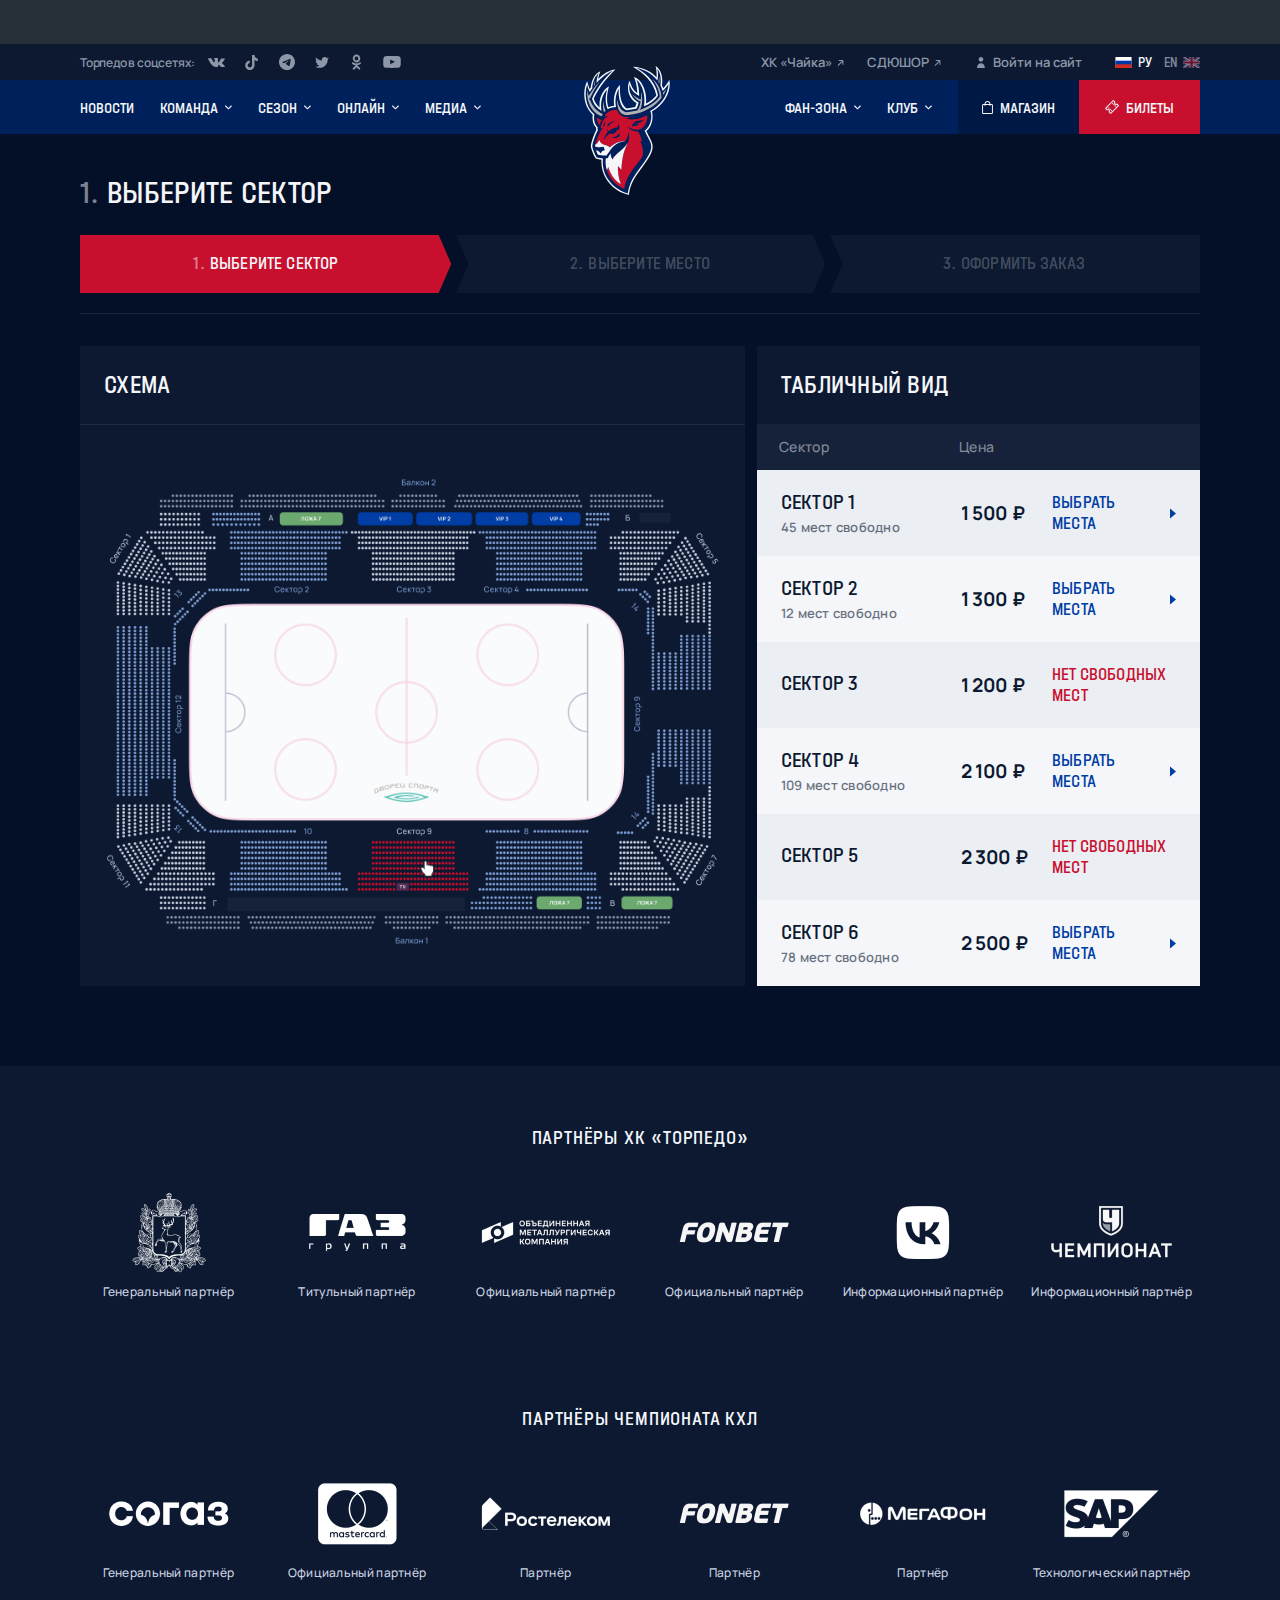
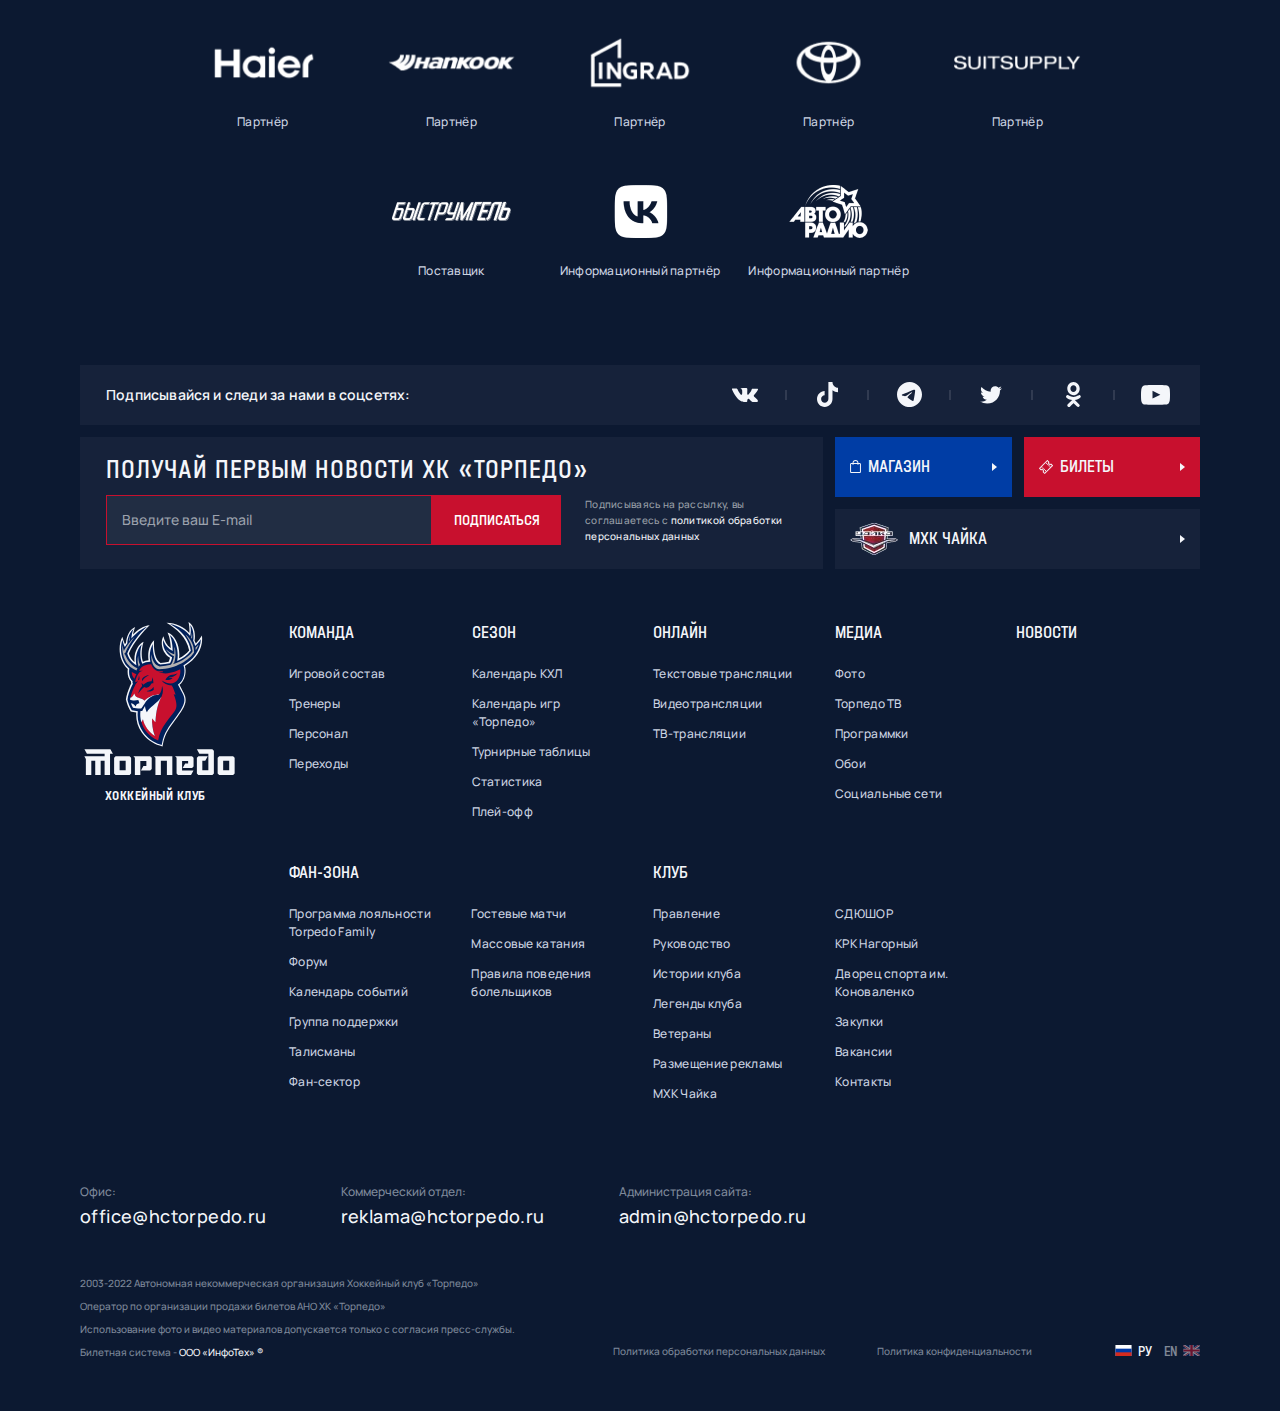
<file: sector.html>
<!DOCTYPE html>
<html lang="ru">
<head>
	<meta charset="UTF-8">
	<meta http-equiv="X-UA-Compatible" content="IE=edge">
	<meta name="viewport" content="width=device-width, initial-scale=1, shrink-to-fit=no">
    <meta name="format-detection" content="telephone=no">
	<title>ХК Торпедо - Выберите сектор</title>

	<link rel="stylesheet" href="./styles/all-styles.css">

	<!--<link rel="shortcut icon" href="./public/favicon.ico" type="image/x-icon">-->
</head>
<body>
	<!--(component:wrapper)-->
    <div class="wrapper _preload" id="wrapper">
		<div class="wrapper__content">
		  <!--(component:band)-->
		  <div class="band">
			<div class="cover">
			  <div class="band__wrapper"></div>
			</div>
		  </div>
		  <!--End (component:band)-->
		  <!--(component:panel)-->
		  <div class="panel">
			<div class="cover">
			  <div class="panel__content">
				<div class="panel__networks">
				  <div class="panel__networks-title">Торпедо в соцсетях:</div>
				  <ul class="panel__networks-list">
					<!-- vk, tik-tok, instagram, telegram, facebook, twitter, ok, youtube-->
					<li class="panel__network"><a class="panel__network-link" href="#" target="_blank" rel="noopener">
								<svg class="svgsprite _vk-icon panel__network-icon">
								  <use xlink:href="assets/img/sprites/svgsprites.svg#vk-icon"></use>
								</svg></a></li>
					<li class="panel__network"><a class="panel__network-link" href="#" target="_blank" rel="noopener">
								<svg class="svgsprite _tik-tok-icon panel__network-icon">
								  <use xlink:href="assets/img/sprites/svgsprites.svg#tik-tok-icon"></use>
								</svg></a></li>
					<li class="panel__network"><a class="panel__network-link" href="#" target="_blank" rel="noopener">
								<svg class="svgsprite _telegram-icon panel__network-icon">
								  <use xlink:href="assets/img/sprites/svgsprites.svg#telegram-icon"></use>
								</svg></a></li>
					<li class="panel__network"><a class="panel__network-link" href="#" target="_blank" rel="noopener">
								<svg class="svgsprite _twitter-icon panel__network-icon">
								  <use xlink:href="assets/img/sprites/svgsprites.svg#twitter-icon"></use>
								</svg></a></li>
					<li class="panel__network"><a class="panel__network-link" href="#" target="_blank" rel="noopener">
								<svg class="svgsprite _ok-icon panel__network-icon">
								  <use xlink:href="assets/img/sprites/svgsprites.svg#ok-icon"></use>
								</svg></a></li>
					<li class="panel__network"><a class="panel__network-link" href="#" target="_blank" rel="noopener">
								<svg class="svgsprite _youtube-icon panel__network-icon">
								  <use xlink:href="assets/img/sprites/svgsprites.svg#youtube-icon"></use>
								</svg></a></li>
				  </ul>
				</div>
				<div class="panel__links"><a class="panel__link" href="#">ХК «Чайка»
							<svg class="svgsprite _pointer-angle-icon">
							  <use xlink:href="assets/img/sprites/svgsprites.svg#pointer-angle-icon"></use>
							</svg></a><a class="panel__link" href="#">СДЮШОР
							<svg class="svgsprite _pointer-angle-icon">
							  <use xlink:href="assets/img/sprites/svgsprites.svg#pointer-angle-icon"></use>
							</svg></a></div>
				<div class="panel__link-auth-container"><a class="panel__link-auth js-modal-link" href="#" data-src="#login">
							<svg class="svgsprite _user-icon">
							  <use xlink:href="assets/img/sprites/svgsprites.svg#user-icon"></use>
							</svg><span>Войти на сайт</span></a>
				</div>
						<!--(snippet:langs)-->
						<div class="langs panel__langs"><span class="langs__item active">
									<svg class="svgsprite langs__icon _ru-lang-icon">
									  <use xlink:href="assets/img/sprites/svgsprites.svg#ru-lang-icon"></use>
									</svg><span class="langs__name">Ру</span></span><a class="langs__item _reverse" href="#">
									<svg class="svgsprite langs__icon _en-lang-icon">
									  <use xlink:href="assets/img/sprites/svgsprites.svg#en-lang-icon"></use>
									</svg><span class="langs__name">En</span></a>
						</div>
						<!--End (snippet:langs)-->
			  </div>
			</div>
		  </div>
		  <!--End (component:panel)-->
		  <!--(component:header)-->
		  <header class="header" id="header">
			<div class="header__plug" id="header-plug"></div>
			<div class="header__wrapper" id="header-wrapper">
			  <div class="cover">
				<div class="header__content">
				  <!--(snippet:btn)-->
				  <button class="btn header__nav-btn" data-src="#mobile-nav" id="nav-btn">
							<svg class="svgsprite _hockey-stick-icon">
							  <use xlink:href="assets/img/sprites/svgsprites.svg#hockey-stick-icon"></use>
							</svg>
							<svg class="svgsprite _hockey-stick-icon">
							  <use xlink:href="assets/img/sprites/svgsprites.svg#hockey-stick-icon"></use>
							</svg>
				  </button>
				  <!--End (snippet:btn)-->
				  <ul class="header__nav _left">
					<li class="header__nav-item"><a class="header__nav-link" href="#"><span class="header__nav-text">Новости</span></a>
					</li>
					<li class="header__nav-item"><a class="header__nav-link" href="#"><span class="header__nav-text">Команда</span>
								<svg class="svgsprite _arrow-horizontal-icon header__nav-arrow">
								  <use xlink:href="assets/img/sprites/svgsprites.svg#arrow-horizontal-icon"></use>
								</svg></a><span class="header__sub-nav-trigger"></span>
					  <ul class="header__sub-nav">
						<li class="header__sub-nav-item"><a class="header__sub-nav-link" href="#"><span>Игровой состав</span></a></li>
						<li class="header__sub-nav-item"><a class="header__sub-nav-link" href="#"><span>Тренеры</span></a></li>
						<li class="header__sub-nav-item"><a class="header__sub-nav-link" href="#"><span>Персонал</span></a></li>
						<li class="header__sub-nav-item"><a class="header__sub-nav-link" href="#"><span>Переходы</span></a></li>
					  </ul>
					</li>
					<li class="header__nav-item"><a class="header__nav-link" href="#"><span class="header__nav-text">Сезон</span>
								<svg class="svgsprite _arrow-horizontal-icon header__nav-arrow">
								  <use xlink:href="assets/img/sprites/svgsprites.svg#arrow-horizontal-icon"></use>
								</svg></a><span class="header__sub-nav-trigger"></span>
					  <ul class="header__sub-nav">
						<li class="header__sub-nav-item"><a class="header__sub-nav-link" href="#"><span>Календарь КХЛ</span></a></li>
						<li class="header__sub-nav-item"><a class="header__sub-nav-link" href="#"><span>Календарь игр «Торпедо»</span></a></li>
						<li class="header__sub-nav-item"><a class="header__sub-nav-link" href="#"><span>Турнирные таблицы</span></a></li>
						<li class="header__sub-nav-item"><a class="header__sub-nav-link" href="#"><span>Статистика</span></a></li>
						<li class="header__sub-nav-item"><a class="header__sub-nav-link" href="#"><span>Плей-офф</span></a></li>
					  </ul>
					</li>
					<li class="header__nav-item"><a class="header__nav-link" href="#"><span class="header__nav-text">Онлайн</span>
								<svg class="svgsprite _arrow-horizontal-icon header__nav-arrow">
								  <use xlink:href="assets/img/sprites/svgsprites.svg#arrow-horizontal-icon"></use>
								</svg></a><span class="header__sub-nav-trigger"></span>
					  <ul class="header__sub-nav">
						<li class="header__sub-nav-item"><a class="header__sub-nav-link" href="#"><span>Текстовые трансляции</span></a></li>
						<li class="header__sub-nav-item"><a class="header__sub-nav-link" href="#"><span>Видеотрансляции</span></a></li>
						<li class="header__sub-nav-item"><a class="header__sub-nav-link" href="#"><span>ТВ-трансляции</span></a></li>
					  </ul>
					</li>
					<li class="header__nav-item"><a class="header__nav-link" href="#"><span class="header__nav-text">Медиа</span>
								<svg class="svgsprite _arrow-horizontal-icon header__nav-arrow">
								  <use xlink:href="assets/img/sprites/svgsprites.svg#arrow-horizontal-icon"></use>
								</svg></a><span class="header__sub-nav-trigger"></span>
					  <ul class="header__sub-nav">
						<li class="header__sub-nav-item"><a class="header__sub-nav-link" href="#"><span>Фото</span></a></li>
						<li class="header__sub-nav-item"><a class="header__sub-nav-link" href="#"><span>Торпедо ТВ</span></a></li>
						<li class="header__sub-nav-item"><a class="header__sub-nav-link" href="#"><span>Программки</span></a></li>
						<li class="header__sub-nav-item"><a class="header__sub-nav-link" href="#"><span>Обои</span></a></li>
						<li class="header__sub-nav-item"><a class="header__sub-nav-link" href="#"><span>Социальные сети</span></a></li>
					  </ul>
					</li>
				  </ul>
				  <div class="header__logo"><a class="header__logo-link" href="/"><img class="header__logo-img lazyload" data-src="assets/img/logo-img.svg" src="assets/img/logo-img.svg" alt="Торпедо Нижний Новгород - официальный сайт хоккейного клуба"></a></div>
				  <ul class="header__nav _right">
					<li class="header__nav-item"><a class="header__nav-link" href="#"><span class="header__nav-text">Фан-зона</span>
								<svg class="svgsprite _arrow-horizontal-icon header__nav-arrow">
								  <use xlink:href="assets/img/sprites/svgsprites.svg#arrow-horizontal-icon"></use>
								</svg></a><span class="header__sub-nav-trigger"></span>
					  <ul class="header__sub-nav">
						<li class="header__sub-nav-item"><a class="header__sub-nav-link" href="#"><span>Программа лояльности Torpedo Family</span></a></li>
						<li class="header__sub-nav-item"><a class="header__sub-nav-link" href="#"><span>Форум</span></a></li>
						<li class="header__sub-nav-item"><a class="header__sub-nav-link" href="#"><span>Календарь событий</span></a></li>
						<li class="header__sub-nav-item"><a class="header__sub-nav-link" href="#"><span>Группа поддержки</span></a></li>
						<li class="header__sub-nav-item"><a class="header__sub-nav-link" href="#"><span>Талисманы</span></a></li>
						<li class="header__sub-nav-item"><a class="header__sub-nav-link" href="#"><span>Фан-сектор</span></a></li>
						<li class="header__sub-nav-item"><a class="header__sub-nav-link" href="#"><span>Гостевые матчи</span></a></li>
						<li class="header__sub-nav-item"><a class="header__sub-nav-link" href="#"><span>Массовые катания</span></a></li>
						<li class="header__sub-nav-item"><a class="header__sub-nav-link" href="#"><span>Правила поведения болельщиков</span></a></li>
					  </ul>
					</li>
					<li class="header__nav-item"><a class="header__nav-link" href="#"><span class="header__nav-text">Клуб</span>
								<svg class="svgsprite _arrow-horizontal-icon header__nav-arrow">
								  <use xlink:href="assets/img/sprites/svgsprites.svg#arrow-horizontal-icon"></use>
								</svg></a><span class="header__sub-nav-trigger"></span>
					  <ul class="header__sub-nav">
						<li class="header__sub-nav-item"><a class="header__sub-nav-link" href="#"><span>Правление</span></a></li>
						<li class="header__sub-nav-item"><a class="header__sub-nav-link" href="#"><span>Руководство</span></a></li>
						<li class="header__sub-nav-item"><a class="header__sub-nav-link" href="#"><span>Истории клуба</span></a></li>
						<li class="header__sub-nav-item"><a class="header__sub-nav-link" href="#"><span>Легенды клуба</span></a></li>
						<li class="header__sub-nav-item"><a class="header__sub-nav-link" href="#"><span>Ветераны</span></a></li>
						<li class="header__sub-nav-item"><a class="header__sub-nav-link" href="#"><span>Размещение рекламы</span></a></li>
						<li class="header__sub-nav-item"><a class="header__sub-nav-link" href="#"><span>МХК Чайка</span></a></li>
						<li class="header__sub-nav-item"><a class="header__sub-nav-link" href="#"><span>СДЮШОР</span></a></li>
						<li class="header__sub-nav-item"><a class="header__sub-nav-link" href="#"><span>КРК Нагорный</span></a></li>
						<li class="header__sub-nav-item"><a class="header__sub-nav-link" href="#"><span>Дворец спорта им. Коноваленко</span></a></li>
						<li class="header__sub-nav-item"><a class="header__sub-nav-link" href="#"><span>Закупки</span></a></li>
						<li class="header__sub-nav-item"><a class="header__sub-nav-link" href="#"><span>Вакансии</span></a></li>
						<li class="header__sub-nav-item"><a class="header__sub-nav-link" href="#"><span>Контакты</span></a></li>
					  </ul>
					</li>
				  </ul>
				  <div class="header__buttons">
							<!--(snippet:btn)--><a class="btn header__btn _dark" href="#">
									  <svg class="svgsprite _bag-icon btn__icon">
										<use xlink:href="assets/img/sprites/svgsprites.svg#bag-icon"></use>
									  </svg><span class="btn__text">Магазин</span></a>
							<!--End (snippet:btn)-->
							<!--(snippet:btn)--><a class="btn header__btn" href="#">
									  <svg class="svgsprite _ticket-icon btn__icon">
										<use xlink:href="assets/img/sprites/svgsprites.svg#ticket-icon"></use>
									  </svg><span class="btn__text">Билеты</span></a>
							<!--End (snippet:btn)-->
				  </div>
				</div>
			  </div>
			</div>
		  </header>
		  <!--End (component:header)-->
		  <!--(component:worker)-->
			<main class="main">
				<section class="main-header">
					<h1 class="main-header__title">
						<span class="main-header__number">1. </span>Выберите сектор
					</h1>
					<ul class="main-header__steps">
						<li class="main-header__step main-header__step_active">
							<div class="dn-768"><span>1.</span>Выберите сектор</div>
							<div class="db-768">1</div>
						</li>
						<li class="main-header__arrow">
							<img src="./images/nav-arrow.svg" alt="Стрелка">
						</li>
						<li class="main-header__step">
							<div class="dn-768"><span>2.</span>Выберите место</div>
							<div class="db-768">2</div>
						</li>
						<li class="main-header__arrow">
							<img src="./images/nav-arrow.svg" alt="Стрелка">
						</li>
						<li class="main-header__step">
							<div class="dn-768"><span>3.</span>Оформить заказ</div>
							<div class="db-768">3</div>
						</li>
					</ul>
				</section>
		
				<section class="sectors">
					<ul class="sectors__list db-768">
						<li class="sectors__item active sectors__item_name_scheme">Схема</li>
						<li class="sectors__item sectors__item_name_table">Табличный вид</li>
					</ul>
		
					<div class="sectors__block active sectors__block_name_scheme">
						<h2 class="sectors__title dn-768">Схема</h2>
						<div class="sectors__scheme">
		
							<div class="sectors__scheme-block">
								<div class="sectors__scheme-container">
									<img src="./images/plan.png" alt="Выбор сектора" class="sectors__scheme-img">
								</div>
		
								<div class="minus-plus db-524">
									<span class="minus-plus__button minus-plus__button_name_plus">
										<svg width="16" height="16" viewBox="0 0 16 16" fill="none" xmlns="http://www.w3.org/2000/svg">
											<path d="M8.00008 8.00016L8.00008 13.3335M13.3334 8.00016L8.00008 8.00016L13.3334 8.00016ZM8.00008 8.00016L2.66675 8.00016L8.00008 8.00016ZM8.00008 8.00016L8.00008 2.66683L8.00008 8.00016Z" stroke="#F4F6FA" stroke-width="1.5" stroke-linecap="round" stroke-linejoin="round"/>
										</svg>
									</span>
									<span class="minus-plus__button minus-plus__button_disabled minus-plus__button_name_minus" disabled="">
										<svg width="16" height="16" viewBox="0 0 16 16" fill="none" xmlns="http://www.w3.org/2000/svg">
											<g>
												<path d="M13.3333 8L2.66666 8" stroke="#F4F6FA" stroke-width="1.5" stroke-linecap="round" stroke-linejoin="round"/>
											</g>
										</svg>
									</span>
								</div>
							</div>
		
							<div class="sector" style="display: none;">
								<div class="sector__header">
									<img src="./images/close.svg" alt="Закрыть" class="sector__close">
									<h3 class="sector__title">Сектор 9</h3>
									<p class="sector__subtitle">26 мест свободно</p>
								</div>
								<img src="./images/sector.png" alt="Сектор" class="sector__photo">
								<div class="sector__price">
									<p class="sector__price-text">Стоимость</p>
									<p class="sector__price-value">1 200 ₽</p>
								</div>
								<a href="./place.html" class="sector__button">Выбрать сектор</a>
							</div>
		
						</div>
					</div>
		
					<div class="sectors__block sectors__block_name_table">
						<h2 class="sectors__title dn-768">Табличный вид</h2>
						<div class="sector-table">
							<div class="sector-table__header">
								<p>Сектор</p>
								<p>Цена</p>
								<p></p>
							</div>
							<ul class="sector-table__list">
		
								<li class="sector-table__item">
									<a class="sector-table__link" href="./place.html">
										<div class="sector-table__name">
											<h3 class="sector-table__title">Сектор 1</h3>
											<p class="sector-table__subtitle">45 мест свободно</p>
										</div>
										<div class="sector-table__price">
											1 500 ₽
											<svg class="sector-table__arrow db-524" width="6" height="11" viewBox="0 0 6 11" fill="none" xmlns="http://www.w3.org/2000/svg">
												<path d="M6 5.5L0 0.5V10.5L6 5.5Z" fill="#003DA5"/>
											</svg>
										</div>
										<div class="sector-table__button">
											Выбрать места
											<svg class="sector-table__arrow" width="6" height="11" viewBox="0 0 6 11" fill="none" xmlns="http://www.w3.org/2000/svg">
												<path d="M6 5.5L0 0.5V10.5L6 5.5Z" fill="#003DA5"/>
											</svg>							
										</div>
									</a>
								</li>
		
								<li class="sector-table__item">
									<a class="sector-table__link" href="./place.html">
										<div class="sector-table__name">
											<h3 class="sector-table__title">Сектор 2</h3>
											<p class="sector-table__subtitle">12 мест свободно</p>
										</div>
										<div class="sector-table__price">
											1 300 ₽
											<svg class="sector-table__arrow db-524" width="6" height="11" viewBox="0 0 6 11" fill="none" xmlns="http://www.w3.org/2000/svg">
												<path d="M6 5.5L0 0.5V10.5L6 5.5Z" fill="#003DA5"/>
											</svg>
										</div>
										<div class="sector-table__button">
											Выбрать места
											<svg class="sector-table__arrow" width="6" height="11" viewBox="0 0 6 11" fill="none" xmlns="http://www.w3.org/2000/svg">
												<path d="M6 5.5L0 0.5V10.5L6 5.5Z" fill="#003DA5"/>
											</svg>							
										</div>
									</a>
								</li>
		
								<li class="sector-table__item">
									<a class="sector-table__link sector-table__link_disabled" href="#" disabled="">
										<div class="sector-table__name">
											<h3 class="sector-table__title">Сектор 3</h3>
										</div>
										<div class="sector-table__price">
											1 200 ₽
											<svg class="sector-table__arrow db-524" width="6" height="11" viewBox="0 0 6 11" fill="none" xmlns="http://www.w3.org/2000/svg">
												<path d="M6 5.5L0 0.5V10.5L6 5.5Z" fill="#003DA5"/>
											</svg>
										</div>
										<div href="./place.html" class="sector-table__button">Нет свободных мест</div>
									</a>
								</li>
		
								<li class="sector-table__item">
									<a class="sector-table__link" href="./place.html">
										<div class="sector-table__name">
											<h3 class="sector-table__title">Сектор 4</h3>
											<p class="sector-table__subtitle">109 мест свободно</p>
										</div>
										<div class="sector-table__price">
											2 100 ₽
											<svg class="sector-table__arrow db-524" width="6" height="11" viewBox="0 0 6 11" fill="none" xmlns="http://www.w3.org/2000/svg">
												<path d="M6 5.5L0 0.5V10.5L6 5.5Z" fill="#003DA5"/>
											</svg>
										</div>
										<div class="sector-table__button">
											Выбрать места
											<svg class="sector-table__arrow" width="6" height="11" viewBox="0 0 6 11" fill="none" xmlns="http://www.w3.org/2000/svg">
												<path d="M6 5.5L0 0.5V10.5L6 5.5Z" fill="#003DA5"/>
											</svg>							
										</div>
									</a>
								</li>
		
								<li class="sector-table__item">
									<a class="sector-table__link sector-table__link_disabled" href="#" disabled="">
										<div class="sector-table__name">
											<h3 class="sector-table__title">Сектор 5</h3>
										</div>
										<div class="sector-table__price">
											2 300 ₽
											<svg class="sector-table__arrow db-524" width="6" height="11" viewBox="0 0 6 11" fill="none" xmlns="http://www.w3.org/2000/svg">
												<path d="M6 5.5L0 0.5V10.5L6 5.5Z" fill="#003DA5"/>
											</svg>
										</div>
										<div href="#" class="sector-table__button">Нет свободных мест</div>
									</a>
								</li>
		
								<li class="sector-table__item">
									<a class="sector-table__link" href="./place.html">
										<div class="sector-table__name">
											<h3 class="sector-table__title">Сектор 6</h3>
											<p class="sector-table__subtitle">78 мест свободно</p>
										</div>
										<div class="sector-table__price">
											2 500 ₽
											<svg class="sector-table__arrow db-524" width="6" height="11" viewBox="0 0 6 11" fill="none" xmlns="http://www.w3.org/2000/svg">
												<path d="M6 5.5L0 0.5V10.5L6 5.5Z" fill="#003DA5"/>
											</svg>
										</div>
										<div class="sector-table__button">
											Выбрать места
											<svg class="sector-table__arrow" width="6" height="11" viewBox="0 0 6 11" fill="none" xmlns="http://www.w3.org/2000/svg">
												<path d="M6 5.5L0 0.5V10.5L6 5.5Z" fill="#003DA5"/>
											</svg>							
										</div>
									</a>
								</li>
		
								<li class="sector-table__item">
									<a class="sector-table__link sector-table__link_disabled" href="#" disabled="">
										<div class="sector-table__name">
											<h3 class="sector-table__title">Сектор 5</h3>
										</div>
										<div class="sector-table__price">
											2 300 ₽
											<svg class="sector-table__arrow db-524" width="6" height="11" viewBox="0 0 6 11" fill="none" xmlns="http://www.w3.org/2000/svg">
												<path d="M6 5.5L0 0.5V10.5L6 5.5Z" fill="#003DA5"/>
											</svg>
										</div>
										<div href="#" class="sector-table__button">Нет свободных мест</div>
									</a>
								</li>
		
								<li class="sector-table__item">
									<a class="sector-table__link sector-table__link_disabled" href="#" disabled="">
										<div class="sector-table__name">
											<h3 class="sector-table__title">Сектор 5</h3>
										</div>
										<div class="sector-table__price">
											2 300 ₽
											<svg class="sector-table__arrow db-524" width="6" height="11" viewBox="0 0 6 11" fill="none" xmlns="http://www.w3.org/2000/svg">
												<path d="M6 5.5L0 0.5V10.5L6 5.5Z" fill="#003DA5"/>
											</svg>
										</div>
										<div href="#" class="sector-table__button">Нет свободных мест</div>
									</a>
								</li>
		
								<li class="sector-table__item">
									<a class="sector-table__link" href="./place.html">
										<div class="sector-table__name">
											<h3 class="sector-table__title">Сектор 6</h3>
											<p class="sector-table__subtitle">78 мест свободно</p>
										</div>
										<div class="sector-table__price">
											2 500 ₽
											<svg class="sector-table__arrow db-524" width="6" height="11" viewBox="0 0 6 11" fill="none" xmlns="http://www.w3.org/2000/svg">
												<path d="M6 5.5L0 0.5V10.5L6 5.5Z" fill="#003DA5"/>
											</svg>
										</div>
										<div class="sector-table__button">
											Выбрать места
											<svg class="sector-table__arrow" width="6" height="11" viewBox="0 0 6 11" fill="none" xmlns="http://www.w3.org/2000/svg">
												<path d="M6 5.5L0 0.5V10.5L6 5.5Z" fill="#003DA5"/>
											</svg>							
										</div>
									</a>
								</li>
		
							</ul>
						</div>
					</div>
				</section>
			</main>
		<!--End (component:worker)-->
		</div>
		<div class="wrapper__footer">
		  <!--(component:partners)-->
		  <section class="partners">
			<div class="cover">
			  <div class="partners__section">
				<h6 class="h6 partners__title">Партнёры ХК «Торпедо»</h6>
				<div class="partners__list">
				  <div class="partners__item">
					<picture class="partners__logo">
					  <source type="image/webp" data-srcset="assets/img/partners/img-partner-1@3.webp" srcset="assets/img/partners/img-partner-1@3.webp" media="(min-width: 1600px)">
					  <source type="image/webp" data-srcset="assets/img/partners/img-partner-1@2.webp" srcset="assets/img/partners/img-partner-1@2.webp" media="(min-width: 1200px)">
					  <source type="image/webp" data-srcset="assets/img/partners/img-partner-1@1.webp" srcset="assets/img/partners/img-partner-1@1.webp">
					  <source type="image/png" data-srcset="assets/img/partners/img-partner-1@3.png" srcset="assets/img/partners/img-partner-1@3.png" media="(min-width: 1600px)">
					  <source type="image/png" data-srcset="assets/img/partners/img-partner-1@2.png" srcset="assets/img/partners/img-partner-1@2.png" media="(min-width: 1200px)">
					  <source type="image/png" data-srcset="assets/img/partners/img-partner-1@1.png" srcset="assets/img/partners/img-partner-1@1.png"><img class="partners__logo-img lazyload" data-src="assets/img/partners/img-partner-1@3.png" src="assets/img/partners/img-partner-1@3.png" alt="Генеральный партнёр" title="Генеральный партнёр">
					</picture>
					<div class="partners__item-name">Генеральный партнёр</div>
				  </div>
				  <div class="partners__item">
					<picture class="partners__logo">
					  <source type="image/webp" data-srcset="assets/img/partners/img-partner-2@3.webp" srcset="assets/img/partners/img-partner-2@3.webp" media="(min-width: 1600px)">
					  <source type="image/webp" data-srcset="assets/img/partners/img-partner-2@2.webp" srcset="assets/img/partners/img-partner-2@2.webp" media="(min-width: 1200px)">
					  <source type="image/webp" data-srcset="assets/img/partners/img-partner-2@1.webp" srcset="assets/img/partners/img-partner-2@1.webp">
					  <source type="image/png" data-srcset="assets/img/partners/img-partner-2@3.png" srcset="assets/img/partners/img-partner-2@3.png" media="(min-width: 1600px)">
					  <source type="image/png" data-srcset="assets/img/partners/img-partner-2@2.png" srcset="assets/img/partners/img-partner-2@2.png" media="(min-width: 1200px)">
					  <source type="image/png" data-srcset="assets/img/partners/img-partner-2@1.png" srcset="assets/img/partners/img-partner-2@1.png"><img class="partners__logo-img lazyload" data-src="assets/img/partners/img-partner-2@3.png" src="assets/img/partners/img-partner-2@3.png" alt="Титульный партнёр" title="Титульный партнёр">
					</picture>
					<div class="partners__item-name">Титульный партнёр</div>
				  </div>
				  <div class="partners__item">
					<picture class="partners__logo">
					  <source type="image/webp" data-srcset="assets/img/partners/img-partner-3@3.webp" srcset="assets/img/partners/img-partner-3@3.webp" media="(min-width: 1600px)">
					  <source type="image/webp" data-srcset="assets/img/partners/img-partner-3@2.webp" srcset="assets/img/partners/img-partner-3@2.webp" media="(min-width: 1200px)">
					  <source type="image/webp" data-srcset="assets/img/partners/img-partner-3@1.webp" srcset="assets/img/partners/img-partner-3@1.webp">
					  <source type="image/png" data-srcset="assets/img/partners/img-partner-3@3.png" srcset="assets/img/partners/img-partner-3@3.png" media="(min-width: 1600px)">
					  <source type="image/png" data-srcset="assets/img/partners/img-partner-3@2.png" srcset="assets/img/partners/img-partner-3@2.png" media="(min-width: 1200px)">
					  <source type="image/png" data-srcset="assets/img/partners/img-partner-3@1.png" srcset="assets/img/partners/img-partner-3@1.png"><img class="partners__logo-img lazyload" data-src="assets/img/partners/img-partner-3@3.png" src="assets/img/partners/img-partner-3@3.png" alt="Официальный партнёр" title="Официальный партнёр">
					</picture>
					<div class="partners__item-name">Официальный партнёр</div>
				  </div>
				  <div class="partners__item">
					<picture class="partners__logo">
					  <source type="image/webp" data-srcset="assets/img/partners/img-partner-4@3.webp" srcset="assets/img/partners/img-partner-4@3.webp" media="(min-width: 1600px)">
					  <source type="image/webp" data-srcset="assets/img/partners/img-partner-4@2.webp" srcset="assets/img/partners/img-partner-4@2.webp" media="(min-width: 1200px)">
					  <source type="image/webp" data-srcset="assets/img/partners/img-partner-4@1.webp" srcset="assets/img/partners/img-partner-4@1.webp">
					  <source type="image/png" data-srcset="assets/img/partners/img-partner-4@3.png" srcset="assets/img/partners/img-partner-4@3.png" media="(min-width: 1600px)">
					  <source type="image/png" data-srcset="assets/img/partners/img-partner-4@2.png" srcset="assets/img/partners/img-partner-4@2.png" media="(min-width: 1200px)">
					  <source type="image/png" data-srcset="assets/img/partners/img-partner-4@1.png" srcset="assets/img/partners/img-partner-4@1.png"><img class="partners__logo-img lazyload" data-src="assets/img/partners/img-partner-4@3.png" src="assets/img/partners/img-partner-4@3.png" alt="Официальный партнёр" title="Официальный партнёр">
					</picture>
					<div class="partners__item-name">Официальный партнёр</div>
				  </div>
				  <div class="partners__item">
					<picture class="partners__logo">
					  <source type="image/webp" data-srcset="assets/img/partners/img-partner-5@3.webp" srcset="assets/img/partners/img-partner-5@3.webp" media="(min-width: 1600px)">
					  <source type="image/webp" data-srcset="assets/img/partners/img-partner-5@2.webp" srcset="assets/img/partners/img-partner-5@2.webp" media="(min-width: 1200px)">
					  <source type="image/webp" data-srcset="assets/img/partners/img-partner-5@1.webp" srcset="assets/img/partners/img-partner-5@1.webp">
					  <source type="image/png" data-srcset="assets/img/partners/img-partner-5@3.png" srcset="assets/img/partners/img-partner-5@3.png" media="(min-width: 1600px)">
					  <source type="image/png" data-srcset="assets/img/partners/img-partner-5@2.png" srcset="assets/img/partners/img-partner-5@2.png" media="(min-width: 1200px)">
					  <source type="image/png" data-srcset="assets/img/partners/img-partner-5@1.png" srcset="assets/img/partners/img-partner-5@1.png"><img class="partners__logo-img lazyload" data-src="assets/img/partners/img-partner-5@3.png" src="assets/img/partners/img-partner-5@3.png" alt="Информационный партнёр" title="Информационный партнёр">
					</picture>
					<div class="partners__item-name">Информационный партнёр</div>
				  </div>
				  <div class="partners__item">
					<picture class="partners__logo">
					  <source type="image/webp" data-srcset="assets/img/partners/img-partner-6@3.webp" srcset="assets/img/partners/img-partner-6@3.webp" media="(min-width: 1600px)">
					  <source type="image/webp" data-srcset="assets/img/partners/img-partner-6@2.webp" srcset="assets/img/partners/img-partner-6@2.webp" media="(min-width: 1200px)">
					  <source type="image/webp" data-srcset="assets/img/partners/img-partner-6@1.webp" srcset="assets/img/partners/img-partner-6@1.webp">
					  <source type="image/png" data-srcset="assets/img/partners/img-partner-6@3.png" srcset="assets/img/partners/img-partner-6@3.png" media="(min-width: 1600px)">
					  <source type="image/png" data-srcset="assets/img/partners/img-partner-6@2.png" srcset="assets/img/partners/img-partner-6@2.png" media="(min-width: 1200px)">
					  <source type="image/png" data-srcset="assets/img/partners/img-partner-6@1.png" srcset="assets/img/partners/img-partner-6@1.png"><img class="partners__logo-img lazyload" data-src="assets/img/partners/img-partner-6@3.png" src="assets/img/partners/img-partner-6@3.png" alt="Информационный партнёр" title="Информационный партнёр">
					</picture>
					<div class="partners__item-name">Информационный партнёр</div>
				  </div>
				</div>
			  </div>
			  <div class="partners__section">
				<h6 class="h6 partners__title">Партнёры чемпионата КХЛ</h6>
				<div class="partners__list">
				  <div class="partners__item">
					<picture class="partners__logo">
					  <source type="image/webp" data-srcset="assets/img/partners/img-partner-7@3.webp" srcset="assets/img/partners/img-partner-7@3.webp" media="(min-width: 1600px)">
					  <source type="image/webp" data-srcset="assets/img/partners/img-partner-7@2.webp" srcset="assets/img/partners/img-partner-7@2.webp" media="(min-width: 1200px)">
					  <source type="image/webp" data-srcset="assets/img/partners/img-partner-7@1.webp" srcset="assets/img/partners/img-partner-7@1.webp">
					  <source type="image/png" data-srcset="assets/img/partners/img-partner-7@3.png" srcset="assets/img/partners/img-partner-7@3.png" media="(min-width: 1600px)">
					  <source type="image/png" data-srcset="assets/img/partners/img-partner-7@2.png" srcset="assets/img/partners/img-partner-7@2.png" media="(min-width: 1200px)">
					  <source type="image/png" data-srcset="assets/img/partners/img-partner-7@1.png" srcset="assets/img/partners/img-partner-7@1.png"><img class="partners__logo-img lazyload" data-src="assets/img/partners/img-partner-7@3.png" src="assets/img/partners/img-partner-7@3.png" alt="Генеральный партнёр" title="Генеральный партнёр">
					</picture>
					<div class="partners__item-name">Генеральный партнёр</div>
				  </div>
				  <div class="partners__item">
					<picture class="partners__logo">
					  <source type="image/webp" data-srcset="assets/img/partners/img-partner-8@3.webp" srcset="assets/img/partners/img-partner-8@3.webp" media="(min-width: 1600px)">
					  <source type="image/webp" data-srcset="assets/img/partners/img-partner-8@2.webp" srcset="assets/img/partners/img-partner-8@2.webp" media="(min-width: 1200px)">
					  <source type="image/webp" data-srcset="assets/img/partners/img-partner-8@1.webp" srcset="assets/img/partners/img-partner-8@1.webp">
					  <source type="image/png" data-srcset="assets/img/partners/img-partner-8@3.png" srcset="assets/img/partners/img-partner-8@3.png" media="(min-width: 1600px)">
					  <source type="image/png" data-srcset="assets/img/partners/img-partner-8@2.png" srcset="assets/img/partners/img-partner-8@2.png" media="(min-width: 1200px)">
					  <source type="image/png" data-srcset="assets/img/partners/img-partner-8@1.png" srcset="assets/img/partners/img-partner-8@1.png"><img class="partners__logo-img lazyload" data-src="assets/img/partners/img-partner-8@3.png" src="assets/img/partners/img-partner-8@3.png" alt="Официальный партнёр" title="Официальный партнёр">
					</picture>
					<div class="partners__item-name">Официальный партнёр</div>
				  </div>
				  <div class="partners__item">
					<picture class="partners__logo">
					  <source type="image/webp" data-srcset="assets/img/partners/img-partner-9@3.webp" srcset="assets/img/partners/img-partner-9@3.webp" media="(min-width: 1600px)">
					  <source type="image/webp" data-srcset="assets/img/partners/img-partner-9@2.webp" srcset="assets/img/partners/img-partner-9@2.webp" media="(min-width: 1200px)">
					  <source type="image/webp" data-srcset="assets/img/partners/img-partner-9@1.webp" srcset="assets/img/partners/img-partner-9@1.webp">
					  <source type="image/png" data-srcset="assets/img/partners/img-partner-9@3.png" srcset="assets/img/partners/img-partner-9@3.png" media="(min-width: 1600px)">
					  <source type="image/png" data-srcset="assets/img/partners/img-partner-9@2.png" srcset="assets/img/partners/img-partner-9@2.png" media="(min-width: 1200px)">
					  <source type="image/png" data-srcset="assets/img/partners/img-partner-9@1.png" srcset="assets/img/partners/img-partner-9@1.png"><img class="partners__logo-img lazyload" data-src="assets/img/partners/img-partner-9@3.png" src="assets/img/partners/img-partner-9@3.png" alt="Партнёр" title="Партнёр">
					</picture>
					<div class="partners__item-name">Партнёр</div>
				  </div>
				  <div class="partners__item">
					<picture class="partners__logo">
					  <source type="image/webp" data-srcset="assets/img/partners/img-partner-4@3.webp" srcset="assets/img/partners/img-partner-4@3.webp" media="(min-width: 1600px)">
					  <source type="image/webp" data-srcset="assets/img/partners/img-partner-4@2.webp" srcset="assets/img/partners/img-partner-4@2.webp" media="(min-width: 1200px)">
					  <source type="image/webp" data-srcset="assets/img/partners/img-partner-4@1.webp" srcset="assets/img/partners/img-partner-4@1.webp">
					  <source type="image/png" data-srcset="assets/img/partners/img-partner-4@3.png" srcset="assets/img/partners/img-partner-4@3.png" media="(min-width: 1600px)">
					  <source type="image/png" data-srcset="assets/img/partners/img-partner-4@2.png" srcset="assets/img/partners/img-partner-4@2.png" media="(min-width: 1200px)">
					  <source type="image/png" data-srcset="assets/img/partners/img-partner-4@1.png" srcset="assets/img/partners/img-partner-4@1.png"><img class="partners__logo-img lazyload" data-src="assets/img/partners/img-partner-4@3.png" src="assets/img/partners/img-partner-4@3.png" alt="Партнёр" title="Партнёр">
					</picture>
					<div class="partners__item-name">Партнёр</div>
				  </div>
				  <div class="partners__item">
					<picture class="partners__logo">
					  <source type="image/webp" data-srcset="assets/img/partners/img-partner-10@3.webp" srcset="assets/img/partners/img-partner-10@3.webp" media="(min-width: 1600px)">
					  <source type="image/webp" data-srcset="assets/img/partners/img-partner-10@2.webp" srcset="assets/img/partners/img-partner-10@2.webp" media="(min-width: 1200px)">
					  <source type="image/webp" data-srcset="assets/img/partners/img-partner-10@1.webp" srcset="assets/img/partners/img-partner-10@1.webp">
					  <source type="image/png" data-srcset="assets/img/partners/img-partner-10@3.png" srcset="assets/img/partners/img-partner-10@3.png" media="(min-width: 1600px)">
					  <source type="image/png" data-srcset="assets/img/partners/img-partner-10@2.png" srcset="assets/img/partners/img-partner-10@2.png" media="(min-width: 1200px)">
					  <source type="image/png" data-srcset="assets/img/partners/img-partner-10@1.png" srcset="assets/img/partners/img-partner-10@1.png"><img class="partners__logo-img lazyload" data-src="assets/img/partners/img-partner-10@3.png" src="assets/img/partners/img-partner-10@3.png" alt="Партнёр" title="Партнёр">
					</picture>
					<div class="partners__item-name">Партнёр</div>
				  </div>
				  <div class="partners__item">
					<picture class="partners__logo">
					  <source type="image/webp" data-srcset="assets/img/partners/img-partner-11@3.webp" srcset="assets/img/partners/img-partner-11@3.webp" media="(min-width: 1600px)">
					  <source type="image/webp" data-srcset="assets/img/partners/img-partner-11@2.webp" srcset="assets/img/partners/img-partner-11@2.webp" media="(min-width: 1200px)">
					  <source type="image/webp" data-srcset="assets/img/partners/img-partner-11@1.webp" srcset="assets/img/partners/img-partner-11@1.webp">
					  <source type="image/png" data-srcset="assets/img/partners/img-partner-11@3.png" srcset="assets/img/partners/img-partner-11@3.png" media="(min-width: 1600px)">
					  <source type="image/png" data-srcset="assets/img/partners/img-partner-11@2.png" srcset="assets/img/partners/img-partner-11@2.png" media="(min-width: 1200px)">
					  <source type="image/png" data-srcset="assets/img/partners/img-partner-11@1.png" srcset="assets/img/partners/img-partner-11@1.png"><img class="partners__logo-img lazyload" data-src="assets/img/partners/img-partner-11@3.png" src="assets/img/partners/img-partner-11@3.png" alt="Технологический партнёр" title="Технологический партнёр">
					</picture>
					<div class="partners__item-name">Технологический партнёр</div>
				  </div>
				  <div class="partners__item">
					<picture class="partners__logo">
					  <source type="image/webp" data-srcset="assets/img/partners/img-partner-12@3.webp" srcset="assets/img/partners/img-partner-12@3.webp" media="(min-width: 1600px)">
					  <source type="image/webp" data-srcset="assets/img/partners/img-partner-12@2.webp" srcset="assets/img/partners/img-partner-12@2.webp" media="(min-width: 1200px)">
					  <source type="image/webp" data-srcset="assets/img/partners/img-partner-12@1.webp" srcset="assets/img/partners/img-partner-12@1.webp">
					  <source type="image/png" data-srcset="assets/img/partners/img-partner-12@3.png" srcset="assets/img/partners/img-partner-12@3.png" media="(min-width: 1600px)">
					  <source type="image/png" data-srcset="assets/img/partners/img-partner-12@2.png" srcset="assets/img/partners/img-partner-12@2.png" media="(min-width: 1200px)">
					  <source type="image/png" data-srcset="assets/img/partners/img-partner-12@1.png" srcset="assets/img/partners/img-partner-12@1.png"><img class="partners__logo-img lazyload" data-src="assets/img/partners/img-partner-12@3.png" src="assets/img/partners/img-partner-12@3.png" alt="Партнёр" title="Партнёр">
					</picture>
					<div class="partners__item-name">Партнёр</div>
				  </div>
				  <div class="partners__item">
					<picture class="partners__logo">
					  <source type="image/webp" data-srcset="assets/img/partners/img-partner-13@3.webp" srcset="assets/img/partners/img-partner-13@3.webp" media="(min-width: 1600px)">
					  <source type="image/webp" data-srcset="assets/img/partners/img-partner-13@2.webp" srcset="assets/img/partners/img-partner-13@2.webp" media="(min-width: 1200px)">
					  <source type="image/webp" data-srcset="assets/img/partners/img-partner-13@1.webp" srcset="assets/img/partners/img-partner-13@1.webp">
					  <source type="image/png" data-srcset="assets/img/partners/img-partner-13@3.png" srcset="assets/img/partners/img-partner-13@3.png" media="(min-width: 1600px)">
					  <source type="image/png" data-srcset="assets/img/partners/img-partner-13@2.png" srcset="assets/img/partners/img-partner-13@2.png" media="(min-width: 1200px)">
					  <source type="image/png" data-srcset="assets/img/partners/img-partner-13@1.png" srcset="assets/img/partners/img-partner-13@1.png"><img class="partners__logo-img lazyload" data-src="assets/img/partners/img-partner-13@3.png" src="assets/img/partners/img-partner-13@3.png" alt="Партнёр" title="Партнёр">
					</picture>
					<div class="partners__item-name">Партнёр</div>
				  </div>
				  <div class="partners__item">
					<picture class="partners__logo">
					  <source type="image/webp" data-srcset="assets/img/partners/img-partner-14@3.webp" srcset="assets/img/partners/img-partner-14@3.webp" media="(min-width: 1600px)">
					  <source type="image/webp" data-srcset="assets/img/partners/img-partner-14@2.webp" srcset="assets/img/partners/img-partner-14@2.webp" media="(min-width: 1200px)">
					  <source type="image/webp" data-srcset="assets/img/partners/img-partner-14@1.webp" srcset="assets/img/partners/img-partner-14@1.webp">
					  <source type="image/png" data-srcset="assets/img/partners/img-partner-14@3.png" srcset="assets/img/partners/img-partner-14@3.png" media="(min-width: 1600px)">
					  <source type="image/png" data-srcset="assets/img/partners/img-partner-14@2.png" srcset="assets/img/partners/img-partner-14@2.png" media="(min-width: 1200px)">
					  <source type="image/png" data-srcset="assets/img/partners/img-partner-14@1.png" srcset="assets/img/partners/img-partner-14@1.png"><img class="partners__logo-img lazyload" data-src="assets/img/partners/img-partner-14@3.png" src="assets/img/partners/img-partner-14@3.png" alt="Партнёр" title="Партнёр">
					</picture>
					<div class="partners__item-name">Партнёр</div>
				  </div>
				  <div class="partners__item">
					<picture class="partners__logo">
					  <source type="image/webp" data-srcset="assets/img/partners/img-partner-15@3.webp" srcset="assets/img/partners/img-partner-15@3.webp" media="(min-width: 1600px)">
					  <source type="image/webp" data-srcset="assets/img/partners/img-partner-15@2.webp" srcset="assets/img/partners/img-partner-15@2.webp" media="(min-width: 1200px)">
					  <source type="image/webp" data-srcset="assets/img/partners/img-partner-15@1.webp" srcset="assets/img/partners/img-partner-15@1.webp">
					  <source type="image/png" data-srcset="assets/img/partners/img-partner-15@3.png" srcset="assets/img/partners/img-partner-15@3.png" media="(min-width: 1600px)">
					  <source type="image/png" data-srcset="assets/img/partners/img-partner-15@2.png" srcset="assets/img/partners/img-partner-15@2.png" media="(min-width: 1200px)">
					  <source type="image/png" data-srcset="assets/img/partners/img-partner-15@1.png" srcset="assets/img/partners/img-partner-15@1.png"><img class="partners__logo-img lazyload" data-src="assets/img/partners/img-partner-15@3.png" src="assets/img/partners/img-partner-15@3.png" alt="Партнёр" title="Партнёр">
					</picture>
					<div class="partners__item-name">Партнёр</div>
				  </div>
				  <div class="partners__item">
					<picture class="partners__logo">
					  <source type="image/webp" data-srcset="assets/img/partners/img-partner-16@3.webp" srcset="assets/img/partners/img-partner-16@3.webp" media="(min-width: 1600px)">
					  <source type="image/webp" data-srcset="assets/img/partners/img-partner-16@2.webp" srcset="assets/img/partners/img-partner-16@2.webp" media="(min-width: 1200px)">
					  <source type="image/webp" data-srcset="assets/img/partners/img-partner-16@1.webp" srcset="assets/img/partners/img-partner-16@1.webp">
					  <source type="image/png" data-srcset="assets/img/partners/img-partner-16@3.png" srcset="assets/img/partners/img-partner-16@3.png" media="(min-width: 1600px)">
					  <source type="image/png" data-srcset="assets/img/partners/img-partner-16@2.png" srcset="assets/img/partners/img-partner-16@2.png" media="(min-width: 1200px)">
					  <source type="image/png" data-srcset="assets/img/partners/img-partner-16@1.png" srcset="assets/img/partners/img-partner-16@1.png"><img class="partners__logo-img lazyload" data-src="assets/img/partners/img-partner-16@3.png" src="assets/img/partners/img-partner-16@3.png" alt="Партнёр" title="Партнёр">
					</picture>
					<div class="partners__item-name">Партнёр</div>
				  </div>
				  <div class="partners__item">
					<picture class="partners__logo">
					  <source type="image/webp" data-srcset="assets/img/partners/img-partner-17@3.webp" srcset="assets/img/partners/img-partner-17@3.webp" media="(min-width: 1600px)">
					  <source type="image/webp" data-srcset="assets/img/partners/img-partner-17@2.webp" srcset="assets/img/partners/img-partner-17@2.webp" media="(min-width: 1200px)">
					  <source type="image/webp" data-srcset="assets/img/partners/img-partner-17@1.webp" srcset="assets/img/partners/img-partner-17@1.webp">
					  <source type="image/png" data-srcset="assets/img/partners/img-partner-17@3.png" srcset="assets/img/partners/img-partner-17@3.png" media="(min-width: 1600px)">
					  <source type="image/png" data-srcset="assets/img/partners/img-partner-17@2.png" srcset="assets/img/partners/img-partner-17@2.png" media="(min-width: 1200px)">
					  <source type="image/png" data-srcset="assets/img/partners/img-partner-17@1.png" srcset="assets/img/partners/img-partner-17@1.png"><img class="partners__logo-img lazyload" data-src="assets/img/partners/img-partner-17@3.png" src="assets/img/partners/img-partner-17@3.png" alt="Поставщик" title="Поставщик">
					</picture>
					<div class="partners__item-name">Поставщик</div>
				  </div>
				  <div class="partners__item">
					<picture class="partners__logo">
					  <source type="image/webp" data-srcset="assets/img/partners/img-partner-5@3.webp" srcset="assets/img/partners/img-partner-5@3.webp" media="(min-width: 1600px)">
					  <source type="image/webp" data-srcset="assets/img/partners/img-partner-5@2.webp" srcset="assets/img/partners/img-partner-5@2.webp" media="(min-width: 1200px)">
					  <source type="image/webp" data-srcset="assets/img/partners/img-partner-5@1.webp" srcset="assets/img/partners/img-partner-5@1.webp">
					  <source type="image/png" data-srcset="assets/img/partners/img-partner-5@3.png" srcset="assets/img/partners/img-partner-5@3.png" media="(min-width: 1600px)">
					  <source type="image/png" data-srcset="assets/img/partners/img-partner-5@2.png" srcset="assets/img/partners/img-partner-5@2.png" media="(min-width: 1200px)">
					  <source type="image/png" data-srcset="assets/img/partners/img-partner-5@1.png" srcset="assets/img/partners/img-partner-5@1.png"><img class="partners__logo-img lazyload" data-src="assets/img/partners/img-partner-5@3.png" src="assets/img/partners/img-partner-5@3.png" alt="Информационный партнёр" title="Информационный партнёр">
					</picture>
					<div class="partners__item-name">Информационный партнёр</div>
				  </div>
				  <div class="partners__item">
					<picture class="partners__logo">
					  <source type="image/webp" data-srcset="assets/img/partners/img-partner-18@3.webp" srcset="assets/img/partners/img-partner-18@3.webp" media="(min-width: 1600px)">
					  <source type="image/webp" data-srcset="assets/img/partners/img-partner-18@2.webp" srcset="assets/img/partners/img-partner-18@2.webp" media="(min-width: 1200px)">
					  <source type="image/webp" data-srcset="assets/img/partners/img-partner-18@1.webp" srcset="assets/img/partners/img-partner-18@1.webp">
					  <source type="image/png" data-srcset="assets/img/partners/img-partner-18@3.png" srcset="assets/img/partners/img-partner-18@3.png" media="(min-width: 1600px)">
					  <source type="image/png" data-srcset="assets/img/partners/img-partner-18@2.png" srcset="assets/img/partners/img-partner-18@2.png" media="(min-width: 1200px)">
					  <source type="image/png" data-srcset="assets/img/partners/img-partner-18@1.png" srcset="assets/img/partners/img-partner-18@1.png"><img class="partners__logo-img lazyload" data-src="assets/img/partners/img-partner-18@3.png" src="assets/img/partners/img-partner-18@3.png" alt="Информационный партнёр" title="Информационный партнёр">
					</picture>
					<div class="partners__item-name">Информационный партнёр</div>
				  </div>
				</div>
			  </div>
			</div>
		  </section>
		  <!--End (component:partners)-->
		  <!--(component:footer)-->
		  <footer class="footer" id="footer">
			<div class="cover">
			  <!-- vk, tik-tok, instagram, telegram, facebook, twitter, ok, youtube-->
					  <!--(snippet:networks)-->
					  <div class="networks">
						<div class="networks__text">Подписывайся и следи за нами в соцсетях:</div>
						<div class="networks__content">
						  <ul class="networks__list">
							<li class="networks__network"><a class="networks__link" href="#" target="_blank" rel="noopener">
										<svg class="svgsprite _vk-icon">
										  <use xlink:href="assets/img/sprites/svgsprites.svg#vk-icon"></use>
										</svg></a></li>
							<li class="networks__network"><a class="networks__link" href="#" target="_blank" rel="noopener">
										<svg class="svgsprite _tik-tok-icon">
										  <use xlink:href="assets/img/sprites/svgsprites.svg#tik-tok-icon"></use>
										</svg></a></li>
							<li class="networks__network"><a class="networks__link" href="#" target="_blank" rel="noopener">
										<svg class="svgsprite _telegram-icon">
										  <use xlink:href="assets/img/sprites/svgsprites.svg#telegram-icon"></use>
										</svg></a></li>
							<li class="networks__network"><a class="networks__link" href="#" target="_blank" rel="noopener">
										<svg class="svgsprite _twitter-icon">
										  <use xlink:href="assets/img/sprites/svgsprites.svg#twitter-icon"></use>
										</svg></a></li>
							<li class="networks__network"><a class="networks__link" href="#" target="_blank" rel="noopener">
										<svg class="svgsprite _ok-icon">
										  <use xlink:href="assets/img/sprites/svgsprites.svg#ok-icon"></use>
										</svg></a></li>
							<li class="networks__network"><a class="networks__link" href="#" target="_blank" rel="noopener">
										<svg class="svgsprite _youtube-icon">
										  <use xlink:href="assets/img/sprites/svgsprites.svg#youtube-icon"></use>
										</svg></a></li>
						  </ul>
						</div>
					  </div>
					  <!--End (snippet:networks)-->
			  <div class="footer__info">
				<div class="footer__subscription">
				  <h6 class="h6 footer__subscription-title">Получай первым новости ХК «Торпедо»</h6>
				  <form action="#" method="POST">
					<div class="footer__subscription-form">
							  <!--(snippet:subscription)-->
							  <div class="subscription">
								<!--(snippet:field)-->
								<div class="field _dark">
								  <div class="field__container">
									<div class="field__content">
									  <input class="field__input js-field error" type="email" name="subscription" value="" placeholder="" autocomplete="off"><span class="field__placeholder">Введите ваш E-mail</span>
									</div>
								  </div>
								</div>
								<!--End (snippet:field)-->
								<!--(snippet:btn)-->
								<button class="btn subscription__btn" type="submit" name="submit"><span class="btn__text">Подписаться</span></button>
								<!--End (snippet:btn)-->
							  </div>
							  <!--End (snippet:subscription)-->
					  <p class="footer__subscription-policy">Подписываясь на рассылку, вы соглашаетесь <br>с <a href="#">политикой обработки персональных данных</a></p>
					</div>
				  </form>
				</div>
				<!--(snippet:btn-list)-->
				<div class="btn-list footer__btn-list">
						  <!--(snippet:btn)--><a class="btn btn-list__btn _blue footer__btn" href="#">
									<svg class="svgsprite _bag-icon btn__icon">
									  <use xlink:href="assets/img/sprites/svgsprites.svg#bag-icon"></use>
									</svg><i class="btn__arrow"></i><span class="btn__text">Магазин</span></a>
						  <!--End (snippet:btn)-->
						  <!--(snippet:btn)--><a class="btn btn-list__btn footer__btn" href="#">
									<svg class="svgsprite _ticket-icon btn__icon">
									  <use xlink:href="assets/img/sprites/svgsprites.svg#ticket-icon"></use>
									</svg><i class="btn__arrow"></i><span class="btn__text">Билеты</span></a>
						  <!--End (snippet:btn)-->
				  <!--(snippet:btn)--><a class="btn btn-list__btn _dark footer__btn" href="#">
					<picture class="btn__img-container">
					  <source type="image/webp" data-srcset="assets/img/gull-icon-1@2.webp" srcset="assets/img/gull-icon-1@2.webp" media="(min-width: 1600px)">
					  <source type="image/webp" data-srcset="assets/img/gull-icon-1@1.webp" srcset="assets/img/gull-icon-1@1.webp">
					  <source type="image/png" data-srcset="assets/img/gull-icon-1@2.png" srcset="assets/img/gull-icon-1@2.png" media="(min-width: 1600px)">
					  <source type="image/png" data-srcset="assets/img/gull-icon-1@1.png" srcset="assets/img/gull-icon-1@1.png"><img class="btn__img lazyload" data-src="assets/img/gull-icon-1@2.png" src="assets/img/gull-icon-1@2.png" alt="МХК Чайка" title="МХК Чайка">
					</picture><i class="btn__arrow"></i><span class="btn__text">МХК Чайка</span></a>
				  <!--End (snippet:btn)-->
				</div>
				<!--End (snippet:btn-list)-->
			  </div>
			  <div class="footer__nav-container">
				<div class="footer__logo-container"><a class="footer__logo-link" href="/"><img class="footer__logo lazyload" data-src="assets/img/signature-logo-img.svg" src="assets/img/signature-logo-img.svg" alt="Хоккейный клуб Торпедо" title="Хоккейный клуб Торпедо">
					<div class="footer__logo-label">Хоккейный клуб</div></a></div>
				<div class="footer__nav-wrapper">
				  <div class="footer__nav-list">
					<div class="footer__nav-column">
					  <h6 class="h6 footer__nav-title"><a class="footer__nav-title-link" href="#">Команда</a></h6>
					  <ul class="footer__nav">
						<li class="footer__nav-item"><a class="footer__nav-link" href="#">Игровой состав</a></li>
						<li class="footer__nav-item"><a class="footer__nav-link" href="#">Тренеры</a></li>
						<li class="footer__nav-item"><a class="footer__nav-link" href="#">Персонал</a></li>
						<li class="footer__nav-item"><a class="footer__nav-link" href="#">Переходы</a></li>
					  </ul>
					</div>
					<div class="footer__nav-column">
					  <h6 class="h6 footer__nav-title"><a class="footer__nav-title-link" href="#">Сезон</a></h6>
					  <ul class="footer__nav">
						<li class="footer__nav-item"><a class="footer__nav-link" href="#">Календарь КХЛ</a></li>
						<li class="footer__nav-item"><a class="footer__nav-link" href="#">Календарь игр «Торпедо»</a></li>
						<li class="footer__nav-item"><a class="footer__nav-link" href="#">Турнирные таблицы</a></li>
						<li class="footer__nav-item"><a class="footer__nav-link" href="#">Статистика</a></li>
						<li class="footer__nav-item"><a class="footer__nav-link" href="#">Плей-офф</a></li>
					  </ul>
					</div>
					<div class="footer__nav-column">
					  <h6 class="h6 footer__nav-title"><a class="footer__nav-title-link" href="#">Онлайн</a></h6>
					  <ul class="footer__nav">
						<li class="footer__nav-item"><a class="footer__nav-link" href="#">Текстовые трансляции</a></li>
						<li class="footer__nav-item"><a class="footer__nav-link" href="#">Видеотрансляции</a></li>
						<li class="footer__nav-item"><a class="footer__nav-link" href="#">ТВ-трансляции</a></li>
					  </ul>
					</div>
					<div class="footer__nav-column">
					  <h6 class="h6 footer__nav-title"><a class="footer__nav-title-link" href="#">Медиа</a></h6>
					  <ul class="footer__nav">
						<li class="footer__nav-item"><a class="footer__nav-link" href="#">Фото</a></li>
						<li class="footer__nav-item"><a class="footer__nav-link" href="#">Торпедо ТВ</a></li>
						<li class="footer__nav-item"><a class="footer__nav-link" href="#">Программки</a></li>
						<li class="footer__nav-item"><a class="footer__nav-link" href="#">Обои</a></li>
						<li class="footer__nav-item"><a class="footer__nav-link" href="#">Социальные сети</a></li>
					  </ul>
					</div>
					<div class="footer__nav-column">
					  <h6 class="h6 footer__nav-title"><a class="footer__nav-title-link" href="#">Новости</a></h6>
					</div>
					<div class="footer__nav-column">
					  <h6 class="h6 footer__nav-title"><a class="footer__nav-title-link" href="#">Фан-зона</a></h6>
					  <div class="footer__nav-inner-wrapper">
						<ul class="footer__nav">
						  <li class="footer__nav-item"><a class="footer__nav-link" href="#">Программа лояльности Torpedo Family</a></li>
						  <li class="footer__nav-item"><a class="footer__nav-link" href="#">Форум</a></li>
						  <li class="footer__nav-item"><a class="footer__nav-link" href="#">Календарь событий</a></li>
						  <li class="footer__nav-item"><a class="footer__nav-link" href="#">Группа поддержки</a></li>
						  <li class="footer__nav-item"><a class="footer__nav-link" href="#">Талисманы</a></li>
						  <li class="footer__nav-item"><a class="footer__nav-link" href="#">Фан-сектор</a></li>
						</ul>
						<ul class="footer__nav">
						  <li class="footer__nav-item"><a class="footer__nav-link" href="#">Гостевые матчи</a></li>
						  <li class="footer__nav-item"><a class="footer__nav-link" href="#">Массовые катания</a></li>
						  <li class="footer__nav-item"><a class="footer__nav-link" href="#">Правила поведения болельщиков</a></li>
						</ul>
					  </div>
					</div>
					<div class="footer__nav-column">
					  <h6 class="h6 footer__nav-title"><a class="footer__nav-title-link" href="#">Клуб</a></h6>
					  <div class="footer__nav-inner-wrapper">
						<ul class="footer__nav">
						  <li class="footer__nav-item"><a class="footer__nav-link" href="#">Правление</a></li>
						  <li class="footer__nav-item"><a class="footer__nav-link" href="#">Руководство</a></li>
						  <li class="footer__nav-item"><a class="footer__nav-link" href="#">Истории клуба</a></li>
						  <li class="footer__nav-item"><a class="footer__nav-link" href="#">Легенды клуба</a></li>
						  <li class="footer__nav-item"><a class="footer__nav-link" href="#">Ветераны</a></li>
						  <li class="footer__nav-item"><a class="footer__nav-link" href="#">Размещение рекламы</a></li>
						  <li class="footer__nav-item"><a class="footer__nav-link" href="#">МХК Чайка</a></li>
						</ul>
						<ul class="footer__nav">
						  <li class="footer__nav-item"><a class="footer__nav-link" href="#">СДЮШОР</a></li>
						  <li class="footer__nav-item"><a class="footer__nav-link" href="#">КРК Нагорный</a></li>
						  <li class="footer__nav-item"><a class="footer__nav-link" href="#">Дворец спорта им. Коноваленко</a></li>
						  <li class="footer__nav-item"><a class="footer__nav-link" href="#">Закупки</a></li>
						  <li class="footer__nav-item"><a class="footer__nav-link" href="#">Вакансии</a></li>
						  <li class="footer__nav-item"><a class="footer__nav-link" href="#">Контакты</a></li>
						</ul>
					  </div>
					</div>
				  </div>
				</div>
			  </div>
			  <div class="footer__contacts-container">
				<div class="footer__contact">
				  <div class="footer__contact-title">Офис:</div><a class="footer__contact-link" href="mailto:office@hctorpedo.ru">office@hctorpedo.ru</a>
				</div>
				<div class="footer__contact">
				  <div class="footer__contact-title">Коммерческий отдел:</div><a class="footer__contact-link" href="mailto:reklama@hctorpedo.ru">reklama@hctorpedo.ru</a>
				</div>
				<div class="footer__contact">
				  <div class="footer__contact-title">Администрация сайта:</div><a class="footer__contact-link" href="mailto:admin@hctorpedo.ru">admin@hctorpedo.ru</a>
				</div>
			  </div>
			  <div class="footer__sub-info">
				<div class="footer__copyright">
				  <p>2003-2022 Автономная некоммерческая организация Хоккейный клуб «Торпедо»</p>
				  <p>Оператор по организации продажи билетов АНО ХК «Торпедо»</p>
				  <p>Использование фото и видео материалов допускается только с согласия пресс-службы.</p>
				  <p>Билетная система - <span>ООО «ИнфоТех» ®</span></p>
				</div>
				<div class="footer__sub-links-container">
				  <div class="footer__sub-links">
					<div class="footer__sub-link-wrapper"><a class="footer__sub-link-item" href="#">Политика обработки персональных данных</a></div>
					<div class="footer__sub-link-wrapper"><a class="footer__sub-link-item" href="#">Политика конфиденциальности</a></div>
				  </div>
						  <!--(snippet:langs)-->
						  <div class="langs footer__langs"><span class="langs__item active">
									  <svg class="svgsprite langs__icon _ru-lang-icon">
										<use xlink:href="assets/img/sprites/svgsprites.svg#ru-lang-icon"></use>
									  </svg><span class="langs__name">Ру</span></span><a class="langs__item _reverse" href="#">
									  <svg class="svgsprite langs__icon _en-lang-icon">
										<use xlink:href="assets/img/sprites/svgsprites.svg#en-lang-icon"></use>
									  </svg><span class="langs__name">En</span></a>
						  </div>
						  <!--End (snippet:langs)-->
				</div>
			  </div>
			</div>
		  </footer>
		  <!--End (component:footer)-->
		</div>
	  </div>
	  <!--End (component:wrapper)-->
	  <!--(component:mobile-nav)-->
	  <div class="mobile-nav" id="mobile-nav">
		<div class="mobile-nav__container" id="mobile-nav-container">
		  <div class="mobile-nav__wrapper">
			<div class="mobile-nav__column js-nav-column active">
			  <div class="mobile-nav__section js-nav-section"><a class="mobile-nav__login js-modal-link" href="#" data-src="#login">
				  <div class="cover">
					<div class="mobile-nav__login-content">
						  <svg class="svgsprite _user-icon">
							<use xlink:href="assets/img/sprites/svgsprites.svg#user-icon"></use>
						  </svg>
					  <div class="mobile-nav__login-text">Войти на сайт</div>
					</div>
				  </div></a>
				<ul class="mobile-nav__list">
				  <li class="mobile-nav__item"><a class="mobile-nav__link" data-id="nav-1-0" href="#">
					  <div class="cover">
						<div class="mobile-nav__content"><span class="mobile-nav__text">Новости</span>
						</div>
					  </div></a></li>
				  <li class="mobile-nav__item"><a class="mobile-nav__link js-sub-link" data-id="nav-1-1" href="#">
					  <div class="cover">
						<div class="mobile-nav__content"><span class="mobile-nav__text">Команда</span>
							  <svg class="svgsprite _arrow-vertical-icon">
								<use xlink:href="assets/img/sprites/svgsprites.svg#arrow-vertical-icon"></use>
							  </svg>
						</div>
					  </div></a></li>
				  <li class="mobile-nav__item"><a class="mobile-nav__link js-sub-link" data-id="nav-1-2" href="#">
					  <div class="cover">
						<div class="mobile-nav__content"><span class="mobile-nav__text">Сезон</span>
							  <svg class="svgsprite _arrow-vertical-icon">
								<use xlink:href="assets/img/sprites/svgsprites.svg#arrow-vertical-icon"></use>
							  </svg>
						</div>
					  </div></a></li>
				  <li class="mobile-nav__item"><a class="mobile-nav__link js-sub-link" data-id="nav-1-3" href="#">
					  <div class="cover">
						<div class="mobile-nav__content"><span class="mobile-nav__text">Онлайн</span>
							  <svg class="svgsprite _arrow-vertical-icon">
								<use xlink:href="assets/img/sprites/svgsprites.svg#arrow-vertical-icon"></use>
							  </svg>
						</div>
					  </div></a></li>
				  <li class="mobile-nav__item"><a class="mobile-nav__link js-sub-link" data-id="nav-1-4" href="#">
					  <div class="cover">
						<div class="mobile-nav__content"><span class="mobile-nav__text">Медиа</span>
							  <svg class="svgsprite _arrow-vertical-icon">
								<use xlink:href="assets/img/sprites/svgsprites.svg#arrow-vertical-icon"></use>
							  </svg>
						</div>
					  </div></a></li>
				  <li class="mobile-nav__item"><a class="mobile-nav__link js-sub-link" data-id="nav-1-5" href="#">
					  <div class="cover">
						<div class="mobile-nav__content"><span class="mobile-nav__text">Фан-зона</span>
							  <svg class="svgsprite _arrow-vertical-icon">
								<use xlink:href="assets/img/sprites/svgsprites.svg#arrow-vertical-icon"></use>
							  </svg>
						</div>
					  </div></a></li>
				  <li class="mobile-nav__item"><a class="mobile-nav__link js-sub-link" data-id="nav-1-6" href="#">
					  <div class="cover">
						<div class="mobile-nav__content"><span class="mobile-nav__text">Клуб</span>
							  <svg class="svgsprite _arrow-vertical-icon">
								<use xlink:href="assets/img/sprites/svgsprites.svg#arrow-vertical-icon"></use>
							  </svg>
						</div>
					  </div></a></li>
				</ul>
				<div class="mobile-nav__info">
				  <div class="cover">
						<!--(snippet:networks)-->
						<div class="networks mobile-nav__networks">
						  <div class="networks__text">Торпедо в соцсетях:</div>
						  <div class="networks__content">
							<ul class="networks__list">
							  <li class="networks__network"><a class="networks__link" href="#" target="_blank" rel="noopener">
									  <svg class="svgsprite _vk-icon">
										<use xlink:href="assets/img/sprites/svgsprites.svg#vk-icon"></use>
									  </svg></a></li>
							  <li class="networks__network"><a class="networks__link" href="#" target="_blank" rel="noopener">
									  <svg class="svgsprite _tik-tok-icon">
										<use xlink:href="assets/img/sprites/svgsprites.svg#tik-tok-icon"></use>
									  </svg></a></li>
							  <li class="networks__network"><a class="networks__link" href="#" target="_blank" rel="noopener">
									  <svg class="svgsprite _instagram-icon">
										<use xlink:href="assets/img/sprites/svgsprites.svg#instagram-icon"></use>
									  </svg></a></li>
							  <li class="networks__network"><a class="networks__link" href="#" target="_blank" rel="noopener">
									  <svg class="svgsprite _telegram-icon">
										<use xlink:href="assets/img/sprites/svgsprites.svg#telegram-icon"></use>
									  </svg></a></li>
							  <li class="networks__network"><a class="networks__link" href="#" target="_blank" rel="noopener">
									  <svg class="svgsprite _facebook-icon">
										<use xlink:href="assets/img/sprites/svgsprites.svg#facebook-icon"></use>
									  </svg></a></li>
							  <li class="networks__network"><a class="networks__link" href="#" target="_blank" rel="noopener">
									  <svg class="svgsprite _twitter-icon">
										<use xlink:href="assets/img/sprites/svgsprites.svg#twitter-icon"></use>
									  </svg></a></li>
							  <li class="networks__network"><a class="networks__link" href="#" target="_blank" rel="noopener">
									  <svg class="svgsprite _ok-icon">
										<use xlink:href="assets/img/sprites/svgsprites.svg#ok-icon"></use>
									  </svg></a></li>
							  <li class="networks__network"><a class="networks__link" href="#" target="_blank" rel="noopener">
									  <svg class="svgsprite _youtube-icon">
										<use xlink:href="assets/img/sprites/svgsprites.svg#youtube-icon"></use>
									  </svg></a></li>
							</ul>
						  </div>
						</div>
						<!--End (snippet:networks)-->
					<!--(snippet:btn-list)-->
					<div class="btn-list">
							  <!--(snippet:btn)--><a class="btn btn-list__btn _blue" href="#">
									<svg class="svgsprite _bag-icon btn__icon">
									  <use xlink:href="assets/img/sprites/svgsprites.svg#bag-icon"></use>
									</svg><i class="btn__arrow"></i><span class="btn__text">Магазин</span></a>
							  <!--End (snippet:btn)-->
							  <!--(snippet:btn)--><a class="btn btn-list__btn" href="#">
									<svg class="svgsprite _ticket-icon btn__icon">
									  <use xlink:href="assets/img/sprites/svgsprites.svg#ticket-icon"></use>
									</svg><i class="btn__arrow"></i><span class="btn__text">Билеты</span></a>
							  <!--End (snippet:btn)-->
					  <!--(snippet:btn)--><a class="btn btn-list__btn _dark" href="#">
						<picture class="btn__img-container">
						  <source type="image/webp" data-srcset="assets/img/gull-icon-1@2.webp" srcset="assets/img/gull-icon-1@2.webp" media="(min-width: 1600px)">
						  <source type="image/webp" data-srcset="assets/img/gull-icon-1@1.webp" srcset="assets/img/gull-icon-1@1.webp">
						  <source type="image/png" data-srcset="assets/img/gull-icon-1@2.png" srcset="assets/img/gull-icon-1@2.png" media="(min-width: 1600px)">
						  <source type="image/png" data-srcset="assets/img/gull-icon-1@1.png" srcset="assets/img/gull-icon-1@1.png"><img class="btn__img lazyload" data-src="assets/img/gull-icon-1@2.png" src="assets/img/gull-icon-1@2.png" alt="МХК Чайка" title="МХК Чайка">
						</picture><i class="btn__arrow"></i><span class="btn__text">МХК Чайка</span></a>
					  <!--End (snippet:btn)-->
					  <!--(snippet:btn)--><a class="btn btn-list__btn _dark" href="#">
						<picture class="btn__img-container _sdyushor">
						  <source type="image/webp" data-srcset="assets/img/sdyushor-icon.webp" srcset="assets/img/sdyushor-icon.webp"><img class="btn__img lazyload" data-src="assets/img/sdyushor-icon.png" src="assets/img/sdyushor-icon.png" alt="СДЮШОР" title="СДЮШОР">
						</picture><i class="btn__arrow"></i><span class="btn__text">СДЮШОР</span></a>
					  <!--End (snippet:btn)-->
					</div>
					<!--End (snippet:btn-list)-->
					<div class="mobile-nav__sub-info">
							  <!--(snippet:langs)-->
							  <div class="langs mobile-nav__langs"><span class="langs__item active">
									  <svg class="svgsprite langs__icon _ru-lang-icon">
										<use xlink:href="assets/img/sprites/svgsprites.svg#ru-lang-icon"></use>
									  </svg><span class="langs__name">Ру</span></span><a class="langs__item _reverse" href="#">
									  <svg class="svgsprite langs__icon _en-lang-icon">
										<use xlink:href="assets/img/sprites/svgsprites.svg#en-lang-icon"></use>
									  </svg><span class="langs__name">En</span></a>
							  </div>
							  <!--End (snippet:langs)-->
					  <div class="mobile-nav__copyright">
						<p>2003-2022 Автономная некоммерческая организация Хоккейный клуб «Торпедо»</p>
						<p>Оператор по организации продажи билетов АНО ХК «Торпедо»</p>
						<p>Использование фото и видео материалов допускается только с согласия пресс-службы.</p>
						<p>Билетная система - <span>ООО «ИнфоТех» ®</span></p>
					  </div>
					  <div class="mobile-nav__sub-links">
						<div class="mobile-nav__sub-link-wrapper"><a class="mobile-nav__sub-link-item" href="#">Политика обработки персональных данных</a></div>
						<div class="mobile-nav__sub-link-wrapper"><a class="mobile-nav__sub-link-item" href="#">Политика конфиденциальности</a></div>
					  </div>
					</div>
				  </div>
				</div>
			  </div>
			</div>
			<div class="mobile-nav__column js-nav-column">
			  <div class="mobile-nav__section js-nav-section" id="nav-1-1">
				<div class="mobile-nav__back-link js-back-link">
				  <div class="cover">
					<div class="mobile-nav__back-content">
						  <svg class="svgsprite _long-pointer-icon">
							<use xlink:href="assets/img/sprites/svgsprites.svg#long-pointer-icon"></use>
						  </svg>
					  <div class="mobile-nav__back-text">Команда</div>
					</div>
				  </div>
				</div>
				<ul class="mobile-nav__list">
				  <li class="mobile-nav__item"><a class="mobile-nav__link" href="#">
					  <div class="cover">
						<div class="mobile-nav__content"><span class="mobile-nav__text">Игровой состав</span></div>
					  </div></a></li>
				  <li class="mobile-nav__item"><a class="mobile-nav__link" href="#">
					  <div class="cover">
						<div class="mobile-nav__content"><span class="mobile-nav__text">Тренеры</span></div>
					  </div></a></li>
				  <li class="mobile-nav__item"><a class="mobile-nav__link" href="#">
					  <div class="cover">
						<div class="mobile-nav__content"><span class="mobile-nav__text">Персонал</span></div>
					  </div></a></li>
				  <li class="mobile-nav__item"><a class="mobile-nav__link" href="#">
					  <div class="cover">
						<div class="mobile-nav__content"><span class="mobile-nav__text">Переходы</span></div>
					  </div></a></li>
				</ul>
			  </div>
			  <div class="mobile-nav__section js-nav-section" id="nav-1-2">
				<div class="mobile-nav__back-link js-back-link">
				  <div class="cover">
					<div class="mobile-nav__back-content">
						  <svg class="svgsprite _long-pointer-icon">
							<use xlink:href="assets/img/sprites/svgsprites.svg#long-pointer-icon"></use>
						  </svg>
					  <div class="mobile-nav__back-text">Сезон</div>
					</div>
				  </div>
				</div>
				<ul class="mobile-nav__list">
				  <li class="mobile-nav__item"><a class="mobile-nav__link" href="#">
					  <div class="cover">
						<div class="mobile-nav__content"><span class="mobile-nav__text">Календарь КХЛ</span></div>
					  </div></a></li>
				  <li class="mobile-nav__item"><a class="mobile-nav__link" href="#">
					  <div class="cover">
						<div class="mobile-nav__content"><span class="mobile-nav__text">Календарь игр «Торпедо»</span></div>
					  </div></a></li>
				  <li class="mobile-nav__item"><a class="mobile-nav__link" href="#">
					  <div class="cover">
						<div class="mobile-nav__content"><span class="mobile-nav__text">Турнирные таблицы</span></div>
					  </div></a></li>
				  <li class="mobile-nav__item"><a class="mobile-nav__link" href="#">
					  <div class="cover">
						<div class="mobile-nav__content"><span class="mobile-nav__text">Статистика</span></div>
					  </div></a></li>
				  <li class="mobile-nav__item"><a class="mobile-nav__link" href="#">
					  <div class="cover">
						<div class="mobile-nav__content"><span class="mobile-nav__text">Плей-офф</span></div>
					  </div></a></li>
				</ul>
			  </div>
			  <div class="mobile-nav__section js-nav-section" id="nav-1-3">
				<div class="mobile-nav__back-link js-back-link">
				  <div class="cover">
					<div class="mobile-nav__back-content">
						  <svg class="svgsprite _long-pointer-icon">
							<use xlink:href="assets/img/sprites/svgsprites.svg#long-pointer-icon"></use>
						  </svg>
					  <div class="mobile-nav__back-text">Онлайн</div>
					</div>
				  </div>
				</div>
				<ul class="mobile-nav__list">
				  <li class="mobile-nav__item"><a class="mobile-nav__link" href="#">
					  <div class="cover">
						<div class="mobile-nav__content"><span class="mobile-nav__text">Текстовые трансляции</span></div>
					  </div></a></li>
				  <li class="mobile-nav__item"><a class="mobile-nav__link" href="#">
					  <div class="cover">
						<div class="mobile-nav__content"><span class="mobile-nav__text">Видеотрансляции</span></div>
					  </div></a></li>
				  <li class="mobile-nav__item"><a class="mobile-nav__link" href="#">
					  <div class="cover">
						<div class="mobile-nav__content"><span class="mobile-nav__text">ТВ-трансляции</span></div>
					  </div></a></li>
				</ul>
			  </div>
			  <div class="mobile-nav__section js-nav-section" id="nav-1-4">
				<div class="mobile-nav__back-link js-back-link">
				  <div class="cover">
					<div class="mobile-nav__back-content">
						  <svg class="svgsprite _long-pointer-icon">
							<use xlink:href="assets/img/sprites/svgsprites.svg#long-pointer-icon"></use>
						  </svg>
					  <div class="mobile-nav__back-text">Медиа</div>
					</div>
				  </div>
				</div>
				<ul class="mobile-nav__list">
				  <li class="mobile-nav__item"><a class="mobile-nav__link" href="#">
					  <div class="cover">
						<div class="mobile-nav__content"><span class="mobile-nav__text">Фото</span></div>
					  </div></a></li>
				  <li class="mobile-nav__item"><a class="mobile-nav__link" href="#">
					  <div class="cover">
						<div class="mobile-nav__content"><span class="mobile-nav__text">Торпедо ТВ</span></div>
					  </div></a></li>
				  <li class="mobile-nav__item"><a class="mobile-nav__link" href="#">
					  <div class="cover">
						<div class="mobile-nav__content"><span class="mobile-nav__text">Программки</span></div>
					  </div></a></li>
				  <li class="mobile-nav__item"><a class="mobile-nav__link" href="#">
					  <div class="cover">
						<div class="mobile-nav__content"><span class="mobile-nav__text">Обои</span></div>
					  </div></a></li>
				  <li class="mobile-nav__item"><a class="mobile-nav__link" href="#">
					  <div class="cover">
						<div class="mobile-nav__content"><span class="mobile-nav__text">Социальные сети</span></div>
					  </div></a></li>
				</ul>
			  </div>
			  <div class="mobile-nav__section js-nav-section" id="nav-1-5">
				<div class="mobile-nav__back-link js-back-link">
				  <div class="cover">
					<div class="mobile-nav__back-content">
						  <svg class="svgsprite _long-pointer-icon">
							<use xlink:href="assets/img/sprites/svgsprites.svg#long-pointer-icon"></use>
						  </svg>
					  <div class="mobile-nav__back-text">Фан-зона</div>
					</div>
				  </div>
				</div>
				<ul class="mobile-nav__list">
				  <li class="mobile-nav__item"><a class="mobile-nav__link" href="#">
					  <div class="cover">
						<div class="mobile-nav__content"><span class="mobile-nav__text">Программа лояльности Torpedo Family</span></div>
					  </div></a></li>
				  <li class="mobile-nav__item"><a class="mobile-nav__link" href="#">
					  <div class="cover">
						<div class="mobile-nav__content"><span class="mobile-nav__text">Форум</span></div>
					  </div></a></li>
				  <li class="mobile-nav__item"><a class="mobile-nav__link" href="#">
					  <div class="cover">
						<div class="mobile-nav__content"><span class="mobile-nav__text">Календарь событий</span></div>
					  </div></a></li>
				  <li class="mobile-nav__item"><a class="mobile-nav__link" href="#">
					  <div class="cover">
						<div class="mobile-nav__content"><span class="mobile-nav__text">Группа поддержки</span></div>
					  </div></a></li>
				  <li class="mobile-nav__item"><a class="mobile-nav__link" href="#">
					  <div class="cover">
						<div class="mobile-nav__content"><span class="mobile-nav__text">Талисманы</span></div>
					  </div></a></li>
				  <li class="mobile-nav__item"><a class="mobile-nav__link" href="#">
					  <div class="cover">
						<div class="mobile-nav__content"><span class="mobile-nav__text">Фан-сектор</span></div>
					  </div></a></li>
				  <li class="mobile-nav__item"><a class="mobile-nav__link" href="#">
					  <div class="cover">
						<div class="mobile-nav__content"><span class="mobile-nav__text">Гостевые матчи</span></div>
					  </div></a></li>
				  <li class="mobile-nav__item"><a class="mobile-nav__link" href="#">
					  <div class="cover">
						<div class="mobile-nav__content"><span class="mobile-nav__text">Массовые катания</span></div>
					  </div></a></li>
				  <li class="mobile-nav__item"><a class="mobile-nav__link" href="#">
					  <div class="cover">
						<div class="mobile-nav__content"><span class="mobile-nav__text">Правила поведения болельщиков</span></div>
					  </div></a></li>
				</ul>
			  </div>
			  <div class="mobile-nav__section js-nav-section" id="nav-1-6">
				<div class="mobile-nav__back-link js-back-link">
				  <div class="cover">
					<div class="mobile-nav__back-content">
						  <svg class="svgsprite _long-pointer-icon">
							<use xlink:href="assets/img/sprites/svgsprites.svg#long-pointer-icon"></use>
						  </svg>
					  <div class="mobile-nav__back-text">Клуб</div>
					</div>
				  </div>
				</div>
				<ul class="mobile-nav__list">
				  <li class="mobile-nav__item"><a class="mobile-nav__link" href="#">
					  <div class="cover">
						<div class="mobile-nav__content"><span class="mobile-nav__text">Правление</span></div>
					  </div></a></li>
				  <li class="mobile-nav__item"><a class="mobile-nav__link" href="#">
					  <div class="cover">
						<div class="mobile-nav__content"><span class="mobile-nav__text">Руководство</span></div>
					  </div></a></li>
				  <li class="mobile-nav__item"><a class="mobile-nav__link" href="#">
					  <div class="cover">
						<div class="mobile-nav__content"><span class="mobile-nav__text">Истории клуба</span></div>
					  </div></a></li>
				  <li class="mobile-nav__item"><a class="mobile-nav__link" href="#">
					  <div class="cover">
						<div class="mobile-nav__content"><span class="mobile-nav__text">Легенды клуба</span></div>
					  </div></a></li>
				  <li class="mobile-nav__item"><a class="mobile-nav__link" href="#">
					  <div class="cover">
						<div class="mobile-nav__content"><span class="mobile-nav__text">Ветераны</span></div>
					  </div></a></li>
				  <li class="mobile-nav__item"><a class="mobile-nav__link" href="#">
					  <div class="cover">
						<div class="mobile-nav__content"><span class="mobile-nav__text">Размещение рекламы</span></div>
					  </div></a></li>
				  <li class="mobile-nav__item"><a class="mobile-nav__link" href="#">
					  <div class="cover">
						<div class="mobile-nav__content"><span class="mobile-nav__text">МХК Чайка</span></div>
					  </div></a></li>
				  <li class="mobile-nav__item"><a class="mobile-nav__link" href="#">
					  <div class="cover">
						<div class="mobile-nav__content"><span class="mobile-nav__text">СДЮШОР</span></div>
					  </div></a></li>
				  <li class="mobile-nav__item"><a class="mobile-nav__link" href="#">
					  <div class="cover">
						<div class="mobile-nav__content"><span class="mobile-nav__text">КРК Нагорный</span></div>
					  </div></a></li>
				  <li class="mobile-nav__item"><a class="mobile-nav__link" href="#">
					  <div class="cover">
						<div class="mobile-nav__content"><span class="mobile-nav__text">Дворец спорта им. Коноваленко</span></div>
					  </div></a></li>
				  <li class="mobile-nav__item"><a class="mobile-nav__link" href="#">
					  <div class="cover">
						<div class="mobile-nav__content"><span class="mobile-nav__text">Закупки</span></div>
					  </div></a></li>
				  <li class="mobile-nav__item"><a class="mobile-nav__link" href="#">
					  <div class="cover">
						<div class="mobile-nav__content"><span class="mobile-nav__text">Вакансии</span></div>
					  </div></a></li>
				  <li class="mobile-nav__item"><a class="mobile-nav__link" href="#">
					  <div class="cover">
						<div class="mobile-nav__content"><span class="mobile-nav__text">Контакты</span></div>
					  </div></a></li>
				</ul>
			  </div>
			</div>
		  </div>
		</div>
	  </div>
	  <!--End (component:mobile-nav)-->
	  <!--(modal:register-match)-->
	  <div class="modal" id="register-match">
		<div class="modal__close-btn" data-fancybox-close></div>
		<h6 class="h6 modal__title">Регистрация <br>на выездной матч</h6>
		<div class="modal__contacts"><a class="modal__telephone" href="tel:89969339291">8 (996) 933-92-91</a>
		  <div class="modal__contacts-subtext">Обращайтесь по вопросам о выезде на матчи в другие города</div>
		</div>
		<form action="#" method="POST">
		  <div class="modal__form">
			<div class="modal__form-section">
			  <!--(snippet:field)-->
			  <div class="field _dark-light modal__field">
				<div class="field__container">
				  <div class="field__content">
					<input class="field__input js-field error" type="text" name="fio" value="" placeholder="" autocomplete="off"><span class="field__placeholder">ФИО*</span>
				  </div>
				</div>
			  </div>
			  <!--End (snippet:field)-->
			  <!--(snippet:field)-->
			  <div class="field _dark-light modal__field">
				<div class="field__container">
				  <div class="field__content">
					<input class="field__input js-field" type="email" name="email" value="" placeholder="" autocomplete="off"><span class="field__placeholder">Ваш E-mail*</span>
				  </div>
				</div>
			  </div>
			  <!--End (snippet:field)-->
			  <!--(snippet:field)-->
			  <div class="field _dark-light modal__field">
				<div class="field__container">
				  <div class="field__content">
					<input class="field__input _telephone js-field" type="text" name="telephone" value="" placeholder="" autocomplete="off"><span class="field__placeholder">Телефон*</span>
				  </div>
				</div>
			  </div>
			  <!--End (snippet:field)-->
			</div>
			<div class="modal__form-section">
			  <!--(snippet:field)-->
			  <div class="field _dark-light modal__field _small">
				<div class="field__container">
				  <div class="field__content">
					<input class="field__input _date js-field" type="text" name="date" value="" placeholder="" autocomplete="off"><span class="field__placeholder">Дата*</span>
				  </div>
				</div>
			  </div>
			  <!--End (snippet:field)-->
			  <!--(snippet:field)-->
			  <div class="field _dark-light modal__field _small">
				<div class="field__container">
				  <div class="field__content">
					<input class="field__input js-field" type="text" name="number-tickets" value="" placeholder="" autocomplete="off"><span class="field__placeholder">Кол-во билетов</span>
				  </div>
				</div>
			  </div>
			  <!--End (snippet:field)-->
			  <!--(snippet:field)-->
			  <div class="field _dark-light modal__field">
				<div class="field__container">
				  <div class="field__content">
					<input class="field__input js-field" type="text" name="city" value="" placeholder="" autocomplete="off"><span class="field__placeholder">Город выездного матча*</span>
				  </div>
				</div>
			  </div>
			  <!--End (snippet:field)-->
			  <!--(snippet:field)-->
			  <div class="field _dark-light modal__field">
				<div class="field__container">
				  <div class="field__content">
					<input class="field__input js-field" type="text" name="rival" value="" placeholder="" autocomplete="off"><span class="field__placeholder">Соперник*</span>
				  </div>
				</div>
			  </div>
			  <!--End (snippet:field)-->
			</div>
			<!--(snippet:btn)-->
			<button class="btn modal__btn" type="submit" name="submit"><i class="btn__arrow"></i><span class="btn__text">Отправить заявку</span></button>
			<!--End (snippet:btn)-->
		  </div>
		</form>
		<p class="modal__policy">Нажимая кнопку, Вы даете информированное согласие на <a href="#">обработку своих персональных данных</a></p>
	  </div>
	  <!--End (modal:register-match)-->
	  <!--(modal:login)-->
	  <div class="modal _lk" id="login">
		<div class="modal__close-btn" data-fancybox-close></div>
		<h6 class="h6 modal__title _lk">Вход на сайт</h6>
		<form action="#" method="POST">
		  <div class="modal__form">
			<div class="modal__form-section _lk">
			  <!--(snippet:field)-->
			  <div class="field _dark-light modal__field">
				<div class="field__container">
				  <div class="field__content">
					<input class="field__input js-field" type="text" name="login" value="" placeholder="" autocomplete="off"><span class="field__placeholder">Введите логин</span>
				  </div>
				</div>
			  </div>
			  <!--End (snippet:field)-->
			  <!--(snippet:field)-->
			  <div class="field _dark-light modal__field">
				<div class="field__container">
				  <div class="field__content">
					<input class="field__input js-field" type="password" name="password" value="" placeholder="" autocomplete="off"><span class="field__placeholder">Введите пароль</span>
				  </div>
				</div>
			  </div>
			  <!--End (snippet:field)-->
			</div>
			<!--(snippet:btn)-->
			<button class="btn modal__btn" type="submit" name="submit"><i class="btn__arrow"></i><span class="btn__text">Войти</span></button>
			<!--End (snippet:btn)-->
		  </div>
		  <div class="modal__form-links-container _auth"><a class="modal__form-link js-modal-link" href="#" data-src="#recovery">Я забыл пароль</a><a class="modal__form-link js-modal-link" href="#" data-src="#register">У меня нет аккаунта</a></div>
		</form>
	  </div>
	  <!--End (modal:login)-->
	  <!--(modal:register)-->
	  <div class="modal _lk" id="register">
		<div class="modal__close-btn" data-fancybox-close></div>
		<h6 class="h6 modal__title _lk">Регистрация</h6>
		<form action="#" method="POST">
		  <div class="modal__form">
			<div class="modal__form-section _lk">
			  <!--(snippet:field)-->
			  <div class="field _dark-light modal__field">
				<div class="field__container">
				  <div class="field__content">
					<input class="field__input js-field" type="email" name="email" value="" placeholder="" autocomplete="off"><span class="field__placeholder">Введите ваш E-mail</span>
				  </div>
				</div>
			  </div>
			  <!--End (snippet:field)-->
			  <!--(snippet:field)-->
			  <div class="field _dark-light modal__field">
				<div class="field__container">
				  <div class="field__content">
					<input class="field__input js-field" type="text" name="login" value="" placeholder="" autocomplete="off"><span class="field__placeholder">Введите логин</span>
				  </div>
				</div>
			  </div>
			  <!--End (snippet:field)-->
			  <!--(snippet:field)-->
			  <div class="field _dark-light modal__field">
				<div class="field__container">
				  <div class="field__content">
					<input class="field__input js-field" type="password" name="password" value="" placeholder="" autocomplete="off"><span class="field__placeholder">Введите пароль</span>
				  </div>
				</div>
			  </div>
			  <!--End (snippet:field)-->
			  <!--(snippet:field)-->
			  <div class="field _dark-light modal__field">
				<div class="field__container">
				  <div class="field__content">
					<input class="field__input js-field" type="password" name="confirm-password" value="" placeholder="" autocomplete="off"><span class="field__placeholder">Повторите пароль</span>
				  </div>
				</div>
			  </div>
			  <!--End (snippet:field)-->
			</div>
			<!--(snippet:btn)-->
			<button class="btn modal__btn" type="submit" name="submit"><i class="btn__arrow"></i><span class="btn__text">Зарегистрироваться</span></button>
			<!--End (snippet:btn)-->
		  </div>
		  <div class="modal__form-footer">
			<div class="modal__form-links-container _register"><a class="modal__form-link js-modal-link" href="#" data-src="#login">У меня уже есть аккаунт</a></div>
			<p class="modal__policy _register">Регистрируясь на сайте, вы соглашаетесь с <a href="#">политикой конфиденциальности</a></p>
		  </div>
		</form>
	  </div>
	  <!--End (modal:register)-->
	  <!--(modal:recovery)-->
	  <div class="modal _lk" id="recovery">
		<div class="modal__close-btn" data-fancybox-close></div>
		<h6 class="h6 modal__title _lk">Восстановить пароль</h6>
		<div class="modal__preview-text">Введите e-mail указанный при регистрации, чтобы восстановить доступ и получить ваш пароль</div>
		<form action="#" method="POST">
		  <div class="modal__form">
			<div class="modal__form-section _lk">
			  <!--(snippet:field)-->
			  <div class="field _dark-light modal__field">
				<div class="field__container">
				  <div class="field__content">
					<input class="field__input js-field" type="email" name="email" value="" placeholder="" autocomplete="off"><span class="field__placeholder">Введите ваш E-mail</span>
				  </div>
				</div>
			  </div>
			  <!--End (snippet:field)-->
			</div>
			<!--(snippet:btn)-->
			<button class="btn modal__btn" type="submit" name="submit"><i class="btn__arrow"></i><span class="btn__text">Запросить</span></button>
			<!--End (snippet:btn)-->
		  </div>
		</form>
	  </div>
	  <!--End (modal:recovery)-->
	  <!--(modal:tickets)-->
	  <div class="modal _sale" id="tickets">
		<div class="modal__close-btn" data-fancybox-close></div>
		<picture class="modal__sale-bg-container">
		  <source type="image/webp" data-srcset="assets/img/modal/bg-modal-1@2.webp" srcset="assets/img/modal/bg-modal-1@2.webp" media="(min-width: 1200px)">
		  <source type="image/webp" data-srcset="assets/img/modal/bg-modal-1@1.webp" srcset="assets/img/modal/bg-modal-1@1.webp">
		  <source type="image/jpeg" data-srcset="assets/img/modal/bg-modal-1@2.jpg" srcset="assets/img/modal/bg-modal-1@2.jpg" media="(min-width: 1200px)">
		  <source type="image/jpeg" data-srcset="assets/img/modal/bg-modal-1@1.jpg" srcset="assets/img/modal/bg-modal-1@1.jpg"><img class="modal__sale-bg lazyload" data-src="assets/img/modal/bg-modal-1@2.jpg" src="assets/img/modal/bg-modal-1@2.jpg" alt="Билеты сезона 21/22 онлайн" title="Билеты сезона 21/22 онлайн">
		</picture>
		<picture class="modal__tickets-img-container">
		  <source type="image/webp" data-srcset="assets/img/modal/modal-player-1@2.webp" srcset="assets/img/modal/modal-player-1@2.webp" media="(min-width: 1200px)">
		  <source type="image/webp" data-srcset="assets/img/modal/modal-player-1@1.webp" srcset="assets/img/modal/modal-player-1@1.webp">
		  <source type="image/png" data-srcset="assets/img/modal/modal-player-1@2.png" srcset="assets/img/modal/modal-player-1@2.png" media="(min-width: 1200px)">
		  <source type="image/png" data-srcset="assets/img/modal/modal-player-1@1.png" srcset="assets/img/modal/modal-player-1@1.png"><img class="modal__tickets-img lazyload" data-src="assets/img/modal/modal-player-1@2.png" src="assets/img/modal/modal-player-1@2.png" alt="Билеты сезона 21/22 онлайн" title="Билеты сезона 21/22 онлайн">
		</picture>
		<h4 class="h4 modal__sale-title">Билеты сезона 21/22 онлайн</h4>
		<div class="modal__sale-btn-container">
			  <!--(snippet:btn)--><a class="btn modal__sale-btn" href="#">
					<svg class="svgsprite _ticket-icon btn__icon">
					  <use xlink:href="assets/img/sprites/svgsprites.svg#ticket-icon"></use>
					</svg><i class="btn__arrow"></i><span class="btn__text">За билетами</span></a>
			  <!--End (snippet:btn)-->
		</div>
	  </div>
	  <!--End (modal:tickets)-->
	  <!--(modal:season)-->
	  <div class="modal _sale" id="season">
		<div class="modal__close-btn" data-fancybox-close></div>
		<picture class="modal__sale-bg-container">
		  <source type="image/webp" data-srcset="assets/img/modal/bg-modal-2@2.webp" srcset="assets/img/modal/bg-modal-2@2.webp" media="(min-width: 1200px)">
		  <source type="image/webp" data-srcset="assets/img/modal/bg-modal-2@1.webp" srcset="assets/img/modal/bg-modal-2@1.webp">
		  <source type="image/jpeg" data-srcset="assets/img/modal/bg-modal-2@2.jpg" srcset="assets/img/modal/bg-modal-2@2.jpg" media="(min-width: 1200px)">
		  <source type="image/jpeg" data-srcset="assets/img/modal/bg-modal-2@1.jpg" srcset="assets/img/modal/bg-modal-2@1.jpg"><img class="modal__sale-bg lazyload" data-src="assets/img/modal/bg-modal-2@2.jpg" src="assets/img/modal/bg-modal-2@2.jpg" alt="Абонементы на сезон 21/22" title="Абонементы на сезон 21/22">
		</picture>
		<picture class="modal__season-img-container">
		  <source type="image/webp" data-srcset="assets/img/modal/modal-player-2@2.webp" srcset="assets/img/modal/modal-player-2@2.webp" media="(min-width: 1200px)">
		  <source type="image/webp" data-srcset="assets/img/modal/modal-player-2@1.webp" srcset="assets/img/modal/modal-player-2@1.webp">
		  <source type="image/png" data-srcset="assets/img/modal/modal-player-2@2.png" srcset="assets/img/modal/modal-player-2@2.png" media="(min-width: 1200px)">
		  <source type="image/png" data-srcset="assets/img/modal/modal-player-2@1.png" srcset="assets/img/modal/modal-player-2@1.png"><img class="modal__season-img lazyload" data-src="assets/img/modal/modal-player-2@2.png" src="assets/img/modal/modal-player-2@2.png" alt="Абонементы на сезон 21/22" title="Абонементы на сезон 21/22">
		</picture>
		<h4 class="h4 modal__sale-title">Абонементы на сезон 21/22</h4>
		<div class="modal__sale-btn-container">
			  <!--(snippet:btn)--><a class="btn modal__sale-btn" href="#">
					<svg class="svgsprite _ticket-icon btn__icon">
					  <use xlink:href="assets/img/sprites/svgsprites.svg#ticket-icon"></use>
					</svg><i class="btn__arrow"></i><span class="btn__text">Купить абонемент</span></a>
			  <!--End (snippet:btn)-->
		</div>
	  </div>
	  <!--End (modal:season)-->
	  <!--(modal:next-match)-->
	  <div class="modal _match" id="next-match">
		<div class="modal__close-btn" data-fancybox-close></div>
		<picture class="modal__match-bg-container">
		  <source type="image/webp" data-srcset="assets/img/modal/bg-modal-3@2.webp" srcset="assets/img/modal/bg-modal-3@2.webp" media="(min-width: 1200px)">
		  <source type="image/webp" data-srcset="assets/img/modal/bg-modal-3@1.webp" srcset="assets/img/modal/bg-modal-3@1.webp">
		  <source type="image/jpeg" data-srcset="assets/img/modal/bg-modal-3@2.jpg" srcset="assets/img/modal/bg-modal-3@2.jpg" media="(min-width: 1200px)">
		  <source type="image/jpeg" data-srcset="assets/img/modal/bg-modal-3@1.jpg" srcset="assets/img/modal/bg-modal-3@1.jpg"><img class="modal__match-bg lazyload" data-src="assets/img/modal/bg-modal-3@2.jpg" src="assets/img/modal/bg-modal-3@2.jpg" alt="Следующий матч" title="Следующий матч">
		</picture>
		<picture class="modal__match-img-container">
		  <source type="image/webp" data-srcset="assets/img/modal/modal-player-3@2.webp" srcset="assets/img/modal/modal-player-3@2.webp" media="(min-width: 1200px)">
		  <source type="image/webp" data-srcset="assets/img/modal/modal-player-3@1.webp" srcset="assets/img/modal/modal-player-3@1.webp">
		  <source type="image/png" data-srcset="assets/img/modal/modal-player-3@2.png" srcset="assets/img/modal/modal-player-3@2.png" media="(min-width: 1200px)">
		  <source type="image/png" data-srcset="assets/img/modal/modal-player-3@1.png" srcset="assets/img/modal/modal-player-3@1.png"><img class="modal__match-img _match-player-1 lazyload" data-src="assets/img/modal/modal-player-3@2.png" src="assets/img/modal/modal-player-3@2.png" alt="Торпедо" title="Торпедо">
		</picture>
		<picture class="modal__match-img-container">
		  <source type="image/webp" data-srcset="assets/img/modal/modal-player-4@2.webp" srcset="assets/img/modal/modal-player-4@2.webp" media="(min-width: 1200px)">
		  <source type="image/webp" data-srcset="assets/img/modal/modal-player-4@1.webp" srcset="assets/img/modal/modal-player-4@1.webp">
		  <source type="image/png" data-srcset="assets/img/modal/modal-player-4@2.png" srcset="assets/img/modal/modal-player-4@2.png" media="(min-width: 1200px)">
		  <source type="image/png" data-srcset="assets/img/modal/modal-player-4@1.png" srcset="assets/img/modal/modal-player-4@1.png"><img class="modal__match-img _match-player-2 lazyload" data-src="assets/img/modal/modal-player-4@2.png" src="assets/img/modal/modal-player-4@2.png" alt="СКА" title="СКА">
		</picture>
		<h4 class="h4 modal__match-title">Следующий матч</h4>
		<div class="modal__match-info">
		  <div class="modal__match-list-club">
			<picture class="modal__club-logo-container">
			  <source type="image/webp" data-srcset="assets/img/modal/modal-logo-1@2.webp" srcset="assets/img/modal/modal-logo-1@2.webp" media="(min-width: 1200px)">
			  <source type="image/webp" data-srcset="assets/img/modal/modal-logo-1@1.webp" srcset="assets/img/modal/modal-logo-1@1.webp">
			  <source type="image/png" data-srcset="assets/img/modal/modal-logo-1@2.png" srcset="assets/img/modal/modal-logo-1@2.png" media="(min-width: 1200px)">
			  <source type="image/png" data-srcset="assets/img/modal/modal-logo-1@1.png" srcset="assets/img/modal/modal-logo-1@1.png"><img class="modal__club-logo lazyload" data-src="assets/img/modal/modal-logo-1@2.png" src="assets/img/modal/modal-logo-1@2.png" alt="Торпедо" title="Торпедо">
			</picture>
			<picture class="modal__club-logo-container">
			  <source type="image/webp" data-srcset="assets/img/modal/modal-logo-2@2.webp" srcset="assets/img/modal/modal-logo-2@2.webp" media="(min-width: 1200px)">
			  <source type="image/webp" data-srcset="assets/img/modal/modal-logo-2@1.webp" srcset="assets/img/modal/modal-logo-2@1.webp">
			  <source type="image/png" data-srcset="assets/img/modal/modal-logo-2@2.png" srcset="assets/img/modal/modal-logo-2@2.png" media="(min-width: 1200px)">
			  <source type="image/png" data-srcset="assets/img/modal/modal-logo-2@1.png" srcset="assets/img/modal/modal-logo-2@1.png"><img class="modal__club-logo lazyload" data-src="assets/img/modal/modal-logo-2@2.png" src="assets/img/modal/modal-logo-2@2.png" alt="СКА" title="СКА">
			</picture>
		  </div>
		  <div class="modal__match-date">4 марта, ср, 17:00</div>
		  <div class="modal__match-btn-container">
				<!--(snippet:btn)--><a class="btn modal__match-btn" href="#">
					  <svg class="svgsprite _ticket-icon btn__icon">
						<use xlink:href="assets/img/sprites/svgsprites.svg#ticket-icon"></use>
					  </svg><i class="btn__arrow"></i><span class="btn__text">Купить абонемент</span></a>
				<!--End (snippet:btn)-->
		  </div>
		</div>
	  </div>
	  <!--End (modal:next-match)-->

	  <link rel="preconnect" href="https://fonts.googleapis.com">
	<link rel="preconnect" href="https://fonts.gstatic.com" crossorigin>
	<link rel="stylesheet" href="https://fonts.googleapis.com/css2?family=Manrope:wght@400;500;600;700;800&amp;display=swap">
	<link rel="stylesheet" href="assets/css/main.css">

	  <script src="assets/js/vendors~main.bundle.js"></script>
	  <script src="assets/js/main.bundle.js"></script>
	<script src="./scripts/helper-sectors.js"></script>
</body>
</html>
</file>
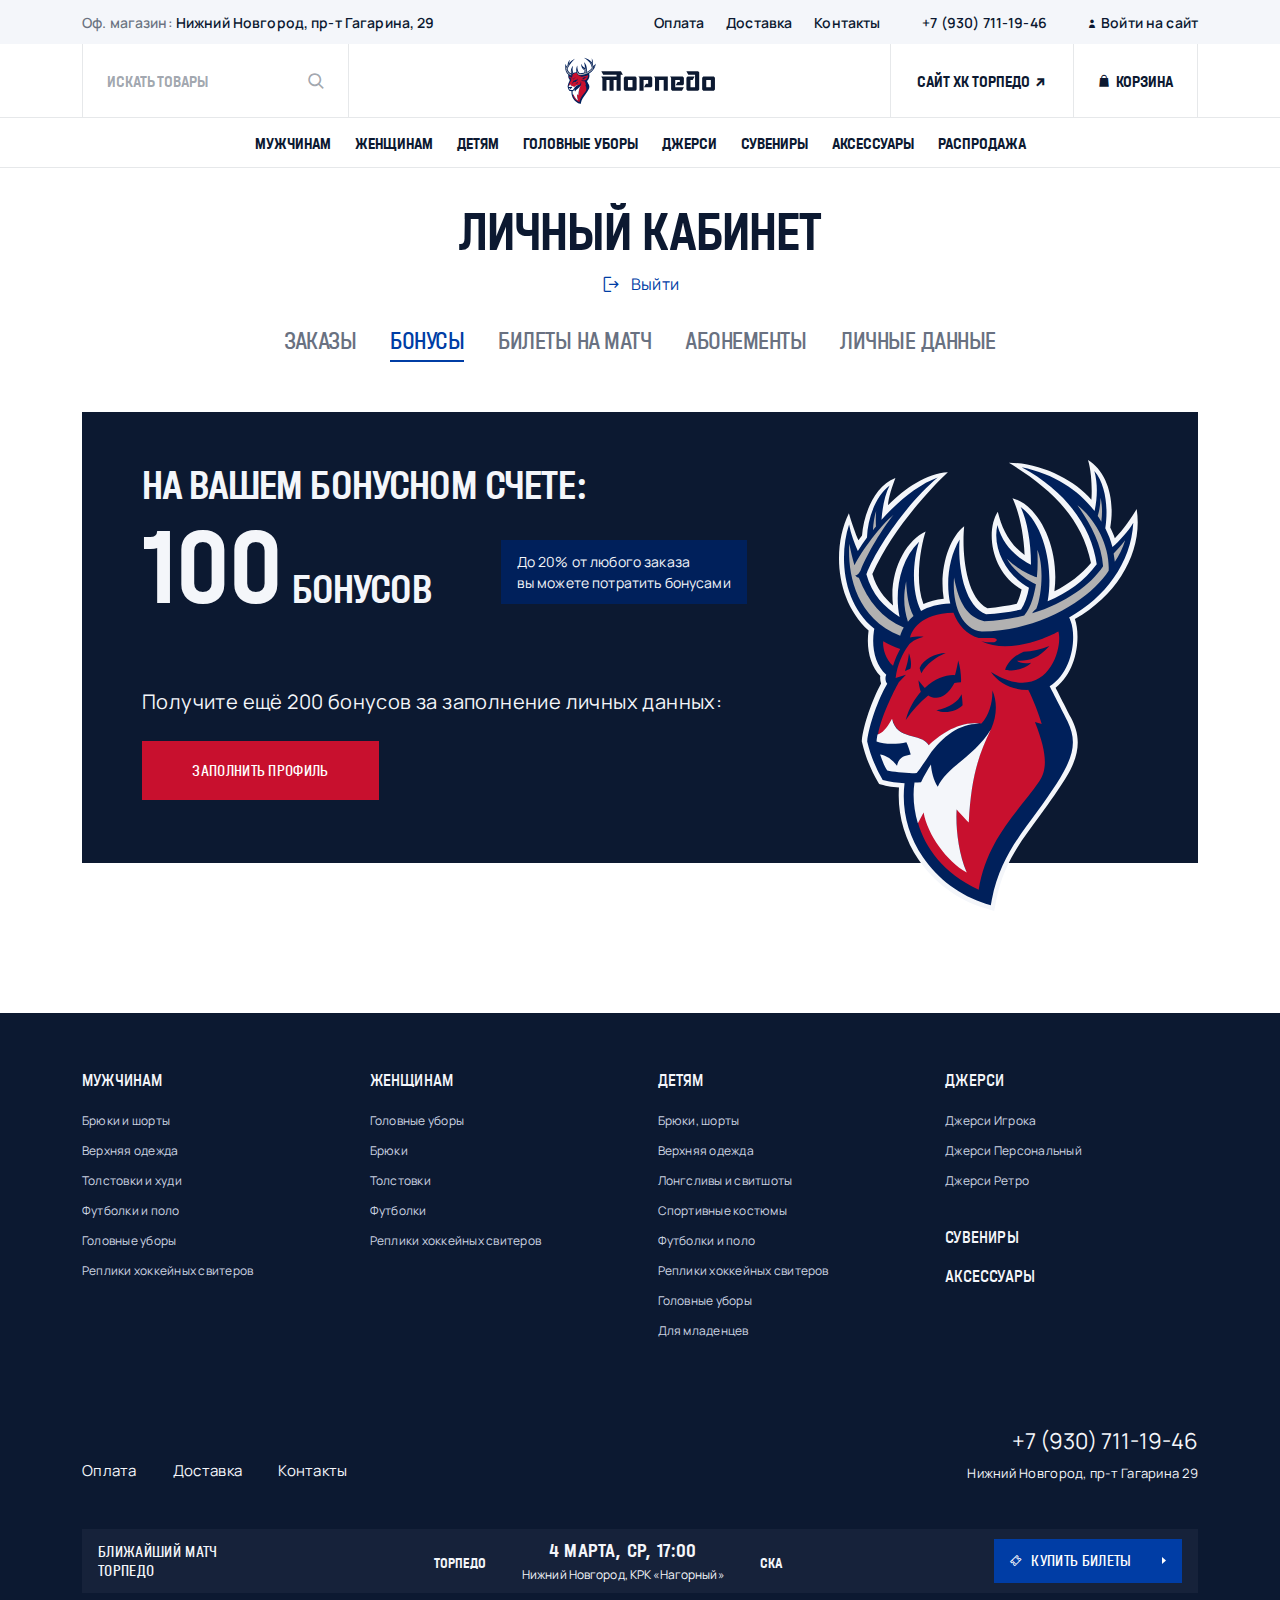
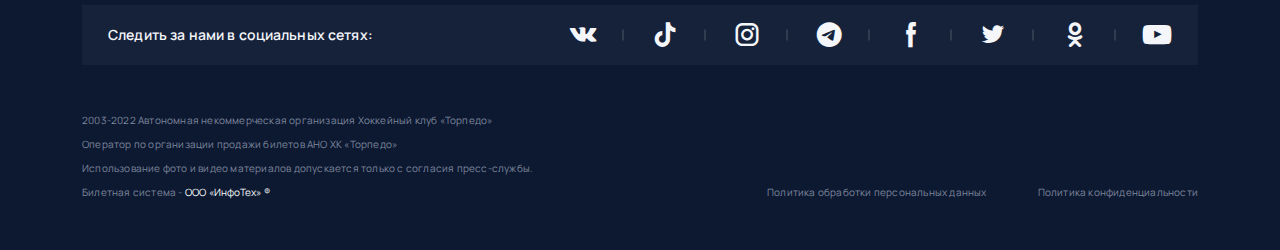
<file: LK/office-bonuses.html>
<!DOCTYPE html>
<html class="no-js" lang="ru">
  <head>
    <meta charset="utf-8">
    <meta name="viewport" content="width=device-width, initial-scale=1.0, maximum-scale=1.0">
    <meta name="format-detection" content="telephone=no">
    <title>Личный кабинет — Бонусы :: Torpedo Shop</title>
    <!--
    link(rel="apple-touch-icon" sizes="180x180" href="assets/apple-touch-icon.png")
    link(rel="icon" type="image/png" sizes="32x32" href="assets/favicon-32x32.png")
    link(rel="icon" type="image/png" sizes="16x16" href="assets/favicon-16x16.png")
    link(rel="manifest" href="assets/site.webmanifest")
    link(rel="mask-icon" href="assets/safari-pinned-tab.svg" color="#ffffff")
    link(rel="shortcut icon" href="assets/favicon.ico")
    meta(name="msapplication-TileColor" content="#ffffff")
    meta(name="msapplication-config" content="assets/browserconfig.xml")
    meta(name="theme-color" content="#ffffff")
    
    -->
    <!--
    meta(name="description" content="Description")
    meta(property="og:url" content="https://")
    meta(property="og:type" content="website")
    meta(property="og:title" content=pagetitle)
    meta(property="twitter:title" content=pagetitle)
    meta(property="og:description" content="description")
    meta(property="twitter:description" content="description")
    meta(property="og:image" content="assets/share.png")
    
    -->
    <link rel="preconnect" href="https://fonts.googleapis.com">
  </head>
  <body class="body">
    <header class="header">
      <div class="header__head">
        <div class="header__head__inner">
          <div class="header__head__left"><span class="header__head__muted">Оф. магазин: </span>Нижний Новгород, пр-т Гагарина, 29</div>
          <div class="header__head__right">
            <div class="header__head__menu"> <a class="header__head__link" href="#">Оплата</a><a class="header__head__link" href="#">Доставка</a><a class="header__head__link" href="#">Контакты</a></div><a class="header__head__link" href="tel:+79307111946">+7 (930) 711-19-46</a>
            <button class="js-popup header__head__link" data-href="#login"> <i class="icon-user"> </i>Войти на сайт</button>
          </div>
        </div>
      </div>
      <div class="header__main">
        <div class="header__main__container">
          <div class="header__main__inner">
            <button class="header__main__toggler js-menu-toggler">
                  <svg class="svgsprite _hockey-stick-icon">
                    <use xlink:href="assets/img/sprites/svgsprites.svg#hockey-stick-icon"></use>
                  </svg>
                  <svg class="svgsprite _hockey-stick-icon">
                    <use xlink:href="assets/img/sprites/svgsprites.svg#hockey-stick-icon"></use>
                  </svg>
            </button>
            <form class="header__main__search js-header-search">
              <input class="header__main__search__input" placeholder="Искать товары"><i class="icon-search"></i>
            </form><a class="header__main__logo" href="index.html"><img src="assets/img/logo.svg" alt=""></a>
            <div class="header__main__btns"><a class="header__main__btn _site" href="#"><span class="header__main__btn__inner">Сайт ХК торпедо<i class="icon-link-arrow"></i></span></a><a class="header__main__btn _fav" href="#"><i class="icon-star-filled"> </i><span class="header__main__btn__inner">Избранное</span></a><a class="header__main__btn" href="#"><i class="icon-basket"></i><span class="header__main__btn__inner">Корзина</span></a>
              <div class="header__main__btns__incart js-incart">
                <div class="header-incart">
                  <div class="header-incart__h">Товар в корзине</div>
                  <div class="header-incart__content">
                    <div class="header-incart__photo">
                      <div class="header-incart__picture-wrapper">
                        <picture class="header-incart__picture"> 
                          <source type="image/webp" src="assets/img/catalog/1.webp"><img src="assets/img/catalog/1.png" alt="">
                        </picture>
                      </div>
                    </div>
                    <div class="header-incart__product">
                      <div class="header-incart__product__cat">Хоккейный свитер </div>
                      <div class="header-incart__product__h">ХК Торпедо НН сине‑белый</div>
                      <div class="header-incart__product__price">43 800 ₽</div>
                      <div class="header-incart__product__text">XS (RU 40/42)</div>
                    </div>
                  </div><a class="btn _arrow header-incart__btn" href="#">Оформить заказ</a>
                </div>
              </div>
            </div>
          </div>
        </div>
      </div>
      <nav class="header__nav">
        <div class="header__nav__cnt">
          <ul class="header__nav__inner">
            <li class="header__nav__item js-header-nav"><a class="header__nav__link" href="#">Мужчинам</a>
                  <div class="header-dropdown">
                    <h4 class="header-dropdown__h">Мужчинам</h4>
                    <div class="header-dropdown__list"><a class="header-dropdown__item" href="#"><span class="header-dropdown__item__picture-wrapper">
                          <picture class="header-dropdown__item__picture"> 
                            <source type="image/webp" data-srcset="assets/img/catalog/header-1.webp" src="assets/img/dot.webp"><img class="lazyload lazypreload" data-src="assets/img/catalog/header-1.png" src="assets/img/dot.png" alt="">
                          </picture></span><span class="header-dropdown__item__h">Верхняя одежда</span><span class="header-dropdown__item__muted">11 моделей</span></a><a class="header-dropdown__item" href="#"><span class="header-dropdown__item__picture-wrapper">
                          <picture class="header-dropdown__item__picture"> 
                            <source type="image/webp" data-srcset="assets/img/catalog/header-2.webp" src="assets/img/dot.webp"><img class="lazyload lazypreload" data-src="assets/img/catalog/header-2.png" src="assets/img/dot.png" alt="">
                          </picture></span><span class="header-dropdown__item__h">Футболки и поло</span><span class="header-dropdown__item__muted">16 моделей</span></a><a class="header-dropdown__item" href="#"><span class="header-dropdown__item__picture-wrapper">
                          <picture class="header-dropdown__item__picture"> 
                            <source type="image/webp" data-srcset="assets/img/catalog/header-3.webp" src="assets/img/dot.webp"><img class="lazyload lazypreload" data-src="assets/img/catalog/header-3.png" src="assets/img/dot.png" alt="">
                          </picture></span><span class="header-dropdown__item__h">Головные уборы</span><span class="header-dropdown__item__muted">15 моделей</span></a><a class="header-dropdown__item" href="#"><span class="header-dropdown__item__picture-wrapper">
                          <picture class="header-dropdown__item__picture"> 
                            <source type="image/webp" data-srcset="assets/img/catalog/header-1.webp" src="assets/img/dot.webp"><img class="lazyload lazypreload" data-src="assets/img/catalog/header-1.png" src="assets/img/dot.png" alt="">
                          </picture></span><span class="header-dropdown__item__h">Толстовки и худи</span><span class="header-dropdown__item__muted">12 моделей</span></a><a class="header-dropdown__item" href="#"><span class="header-dropdown__item__picture-wrapper">
                          <picture class="header-dropdown__item__picture"> 
                            <source type="image/webp" data-srcset="assets/img/catalog/header-4.webp" src="assets/img/dot.webp"><img class="lazyload lazypreload" data-src="assets/img/catalog/header-4.png" src="assets/img/dot.png" alt="">
                          </picture></span><span class="header-dropdown__item__h">Реплики хоккейных свитеров</span><span class="header-dropdown__item__muted">11 моделей</span></a><a class="header-dropdown__item" href="#"><span class="header-dropdown__item__picture-wrapper">
                          <picture class="header-dropdown__item__picture"> 
                            <source type="image/webp" data-srcset="assets/img/catalog/header-5.webp" src="assets/img/dot.webp"><img class="lazyload lazypreload" data-src="assets/img/catalog/header-5.png" src="assets/img/dot.png" alt="">
                          </picture></span><span class="header-dropdown__item__h">Брюки и шорты</span><span class="header-dropdown__item__muted">6 моделей</span></a></div><a class="header-dropdown__more" href="#">Вся атрибутика для мужчин</a>
                  </div>
            </li>
            <li class="header__nav__item"><a class="header__nav__link" href="#">Женщинам</a></li>
            <li class="header__nav__item js-header-nav"><a class="header__nav__link" href="#">Детям</a>
                  <div class="header-dropdown">
                    <h4 class="header-dropdown__h">Детям</h4>
                    <div class="header-dropdown__list"><a class="header-dropdown__item" href="#"><span class="header-dropdown__item__picture-wrapper">
                          <picture class="header-dropdown__item__picture"> 
                            <source type="image/webp" data-srcset="assets/img/catalog/header-1.webp" src="assets/img/dot.webp"><img class="lazyload lazypreload" data-src="assets/img/catalog/header-1.png" src="assets/img/dot.png" alt="">
                          </picture></span><span class="header-dropdown__item__h">Верхняя одежда</span><span class="header-dropdown__item__muted">11 моделей</span></a><a class="header-dropdown__item" href="#"><span class="header-dropdown__item__picture-wrapper">
                          <picture class="header-dropdown__item__picture"> 
                            <source type="image/webp" data-srcset="assets/img/catalog/header-2.webp" src="assets/img/dot.webp"><img class="lazyload lazypreload" data-src="assets/img/catalog/header-2.png" src="assets/img/dot.png" alt="">
                          </picture></span><span class="header-dropdown__item__h">Футболки и поло</span><span class="header-dropdown__item__muted">16 моделей</span></a><a class="header-dropdown__item" href="#"><span class="header-dropdown__item__picture-wrapper">
                          <picture class="header-dropdown__item__picture"> 
                            <source type="image/webp" data-srcset="assets/img/catalog/header-3.webp" src="assets/img/dot.webp"><img class="lazyload lazypreload" data-src="assets/img/catalog/header-3.png" src="assets/img/dot.png" alt="">
                          </picture></span><span class="header-dropdown__item__h">Головные уборы</span><span class="header-dropdown__item__muted">15 моделей</span></a><a class="header-dropdown__item" href="#"><span class="header-dropdown__item__picture-wrapper">
                          <picture class="header-dropdown__item__picture"> 
                            <source type="image/webp" data-srcset="assets/img/catalog/header-1.webp" src="assets/img/dot.webp"><img class="lazyload lazypreload" data-src="assets/img/catalog/header-1.png" src="assets/img/dot.png" alt="">
                          </picture></span><span class="header-dropdown__item__h">Толстовки и худи</span><span class="header-dropdown__item__muted">12 моделей</span></a><a class="header-dropdown__item" href="#"><span class="header-dropdown__item__picture-wrapper">
                          <picture class="header-dropdown__item__picture"> 
                            <source type="image/webp" data-srcset="assets/img/catalog/header-4.webp" src="assets/img/dot.webp"><img class="lazyload lazypreload" data-src="assets/img/catalog/header-4.png" src="assets/img/dot.png" alt="">
                          </picture></span><span class="header-dropdown__item__h">Реплики хоккейных свитеров</span><span class="header-dropdown__item__muted">11 моделей</span></a><a class="header-dropdown__item" href="#"><span class="header-dropdown__item__picture-wrapper">
                          <picture class="header-dropdown__item__picture"> 
                            <source type="image/webp" data-srcset="assets/img/catalog/header-5.webp" src="assets/img/dot.webp"><img class="lazyload lazypreload" data-src="assets/img/catalog/header-5.png" src="assets/img/dot.png" alt="">
                          </picture></span><span class="header-dropdown__item__h">Брюки и шорты</span><span class="header-dropdown__item__muted">6 моделей</span></a></div><a class="header-dropdown__more" href="#">Вся атрибутика для мужчин</a>
                  </div>
            </li>
            <li class="header__nav__item"><a class="header__nav__link" href="#">Головные уборы</a></li>
            <li class="header__nav__item"><a class="header__nav__link" href="#">Джерси</a></li>
            <li class="header__nav__item"><a class="header__nav__link" href="#">Сувениры</a></li>
            <li class="header__nav__item"><a class="header__nav__link" href="#">Аксессуары</a></li>
            <li class="header__nav__item"><a class="header__nav__link" href="#">Распродажа</a></li>
          </ul>
        </div>
      </nav>
    </header>
    <div class="menu js-menu"> 
      <div class="menu__head">
        <button class="js-popup menu__btn" data-href="#login"> <i class="icon-user"></i>Войти на сайт</button>
        <form class="menu__search">
          <input class="menu__search__input" placeholder="Искать товары"><i class="icon-search"></i>
        </form>
      </div>
      <ul class="menu__cats">
        <li class="menu__cats__item _sub js-menu-sub"><a class="menu__cats__link" href="#">Мужчинам</a>
              <div class="menu-dropdown">
                <div class="menu-dropdown__head">
                  <button class="menu-dropdown__btn js-menu-sub-close"><i class="icon-menu-back"></i></button>
                  <div class="menu-dropdown__h">Мужчинам</div>
                </div>
                <div class="menu-dropdown__list"><a class="menu-dropdown__list__link" href="#">Брюки и шорты</a><a class="menu-dropdown__list__link" href="#">Верхняя одежда</a><a class="menu-dropdown__list__link" href="#">Толстовки и худи</a><a class="menu-dropdown__list__link" href="#">Футболки и поло</a><a class="menu-dropdown__list__link" href="#">Головные уборы</a><a class="menu-dropdown__list__link" href="#">Реплики хоккейных свитеров</a></div>
              </div>
        </li>
        <li class="menu__cats__item _sub js-menu-sub"><a class="menu__cats__link" href="#">Женщинам</a>
              <div class="menu-dropdown">
                <div class="menu-dropdown__head">
                  <button class="menu-dropdown__btn js-menu-sub-close"><i class="icon-menu-back"></i></button>
                  <div class="menu-dropdown__h">Женщинам</div>
                </div>
                <div class="menu-dropdown__list"><a class="menu-dropdown__list__link" href="#">Брюки и шорты</a><a class="menu-dropdown__list__link" href="#">Верхняя одежда</a><a class="menu-dropdown__list__link" href="#">Толстовки и худи</a><a class="menu-dropdown__list__link" href="#">Футболки и поло</a><a class="menu-dropdown__list__link" href="#">Головные уборы</a><a class="menu-dropdown__list__link" href="#">Реплики хоккейных свитеров</a></div>
              </div>
        </li>
        <li class="menu__cats__item _sub js-menu-sub"><a class="menu__cats__link" href="#">Детям</a>
              <div class="menu-dropdown">
                <div class="menu-dropdown__head">
                  <button class="menu-dropdown__btn js-menu-sub-close"><i class="icon-menu-back"></i></button>
                  <div class="menu-dropdown__h">Детям</div>
                </div>
                <div class="menu-dropdown__list"><a class="menu-dropdown__list__link" href="#">Брюки и шорты</a><a class="menu-dropdown__list__link" href="#">Верхняя одежда</a><a class="menu-dropdown__list__link" href="#">Толстовки и худи</a><a class="menu-dropdown__list__link" href="#">Футболки и поло</a><a class="menu-dropdown__list__link" href="#">Головные уборы</a><a class="menu-dropdown__list__link" href="#">Реплики хоккейных свитеров</a></div>
              </div>
        </li>
        <li class="menu__cats__item"><a class="menu__cats__link" href="#">Головные уборы</a></li>
        <li class="menu__cats__item"><a class="menu__cats__link" href="#">Джерси</a></li>
        <li class="menu__cats__item"><a class="menu__cats__link" href="#">Сувениры</a></li>
        <li class="menu__cats__item"><a class="menu__cats__link" href="#">Аксессуары</a></li>
        <li class="menu__cats__item"><a class="menu__cats__link" href="#">Распродажа</a></li>
      </ul>
      <div class="menu__nav"><a class="menu__nav__link _site" href="#">Сайт ХК торпедо<i class="icon-link-arrow-light"></i></a><a class="menu__nav__link" href="#">Оплата</a><a class="menu__nav__link" href="#">Доставка</a><a class="menu__nav__link" href="#">Контакты</a></div>
      <p class="menu__address"><span class="menu__address__small">Мы находимся по адресу:</span>Нижний Новгород, пр‑т Гагарина, 29</p>
      <p class="menu__phone"><span class="menu__address__small">Телефон:</span><a href="tel:+79307111946">+7 (930) 711-19-46</a></p>
      <div class="menu__rte"> 
        <p>2003-2022 Автономная некоммерческая организация Хоккейный клуб «Торпедо»</p>
        <p>Оператор по организации продажи билетов АНО ХК «Торпедо»</p>
        <p>Использование фото и видео материалов допускается только с согласия пресс-службы.</p>
        <p>Билетная система - ООО «ИнфоТех» ®</p>
      </div>
      <div class="menu__policy"><a href="#">Политика обработки персональных данных</a><a href="#">Политика конфиденциальности</a></div>
    </div>
    <div class="content">
      <div class="container">
        <div class="office-header">
          <h1 class="h1">Личный кабинет</h1><a class="office-header__logout" href="#"><i class="icon-logout"></i>Выйти</a>
          <div class="office-header__nav">
            <div class="office-header__nav__inner js-office-header"><a class="office-header__nav__link" href="office-orders.html">Заказы</a><a class="_active office-header__nav__link" href="office-bonuses.html">Бонусы</a><a class="office-header__nav__link" href="office-tickets.html">Билеты на матч</a><a class="office-header__nav__link" href="office-season-tickets.html">Абонементы</a><a class="office-header__nav__link" href="office-profile.html">Личные данные</a>
            </div>
          </div>
        </div>
      </div>
      <div class="container">
        <div class="block">
          <div class="office-bonuses">
            <div class="office-bonuses__h">На вашем бонусном счете:</div>
            <div class="office-bonuses__count"> <span class="office-bonuses__count__num">100</span> 
              бонусов
            </div>
            <div class="office-bonuses__info">До 20% от любого заказа <br>вы можете потратить бонусами</div>
            <div class="office-bonuses__promo">Получите ещё 200 бонусов за заполнение личных данных:<a class="btn office-bonuses__promo__btn" href="#">Заполнить профиль</a></div>
            <div class="office-bonuses__deer"><img class="lazyload" data-src="assets/img/deer.svg" src="assets/img/dot.svg" alt=""></div>
          </div>
        </div>
      </div>
    </div>
    <footer class="footer">
      <div class="container">
        <nav class="footer__nav">
          <div class="footer__menu"> <a class="footer__menu__link" href="#">Мужчинам</a>
            <div class="footer__menu-sub"><a class="footer__menu-sub__link" href="#">Брюки и шорты</a><a class="footer__menu-sub__link" href="#">Верхняя одежда</a><a class="footer__menu-sub__link" href="#">Толстовки и худи</a><a class="footer__menu-sub__link" href="#">Футболки и поло</a><a class="footer__menu-sub__link" href="#">Головные уборы</a><a class="footer__menu-sub__link" href="#">Реплики хоккейных свитеров</a>
            </div>
          </div>
          <div class="footer__menu"> <a class="footer__menu__link" href="#">Женщинам</a>
            <div class="footer__menu-sub"><a class="footer__menu-sub__link" href="#">Головные уборы</a><a class="footer__menu-sub__link" href="#">Брюки</a><a class="footer__menu-sub__link" href="#">Толстовки</a><a class="footer__menu-sub__link" href="#">Футболки</a><a class="footer__menu-sub__link" href="#">Реплики хоккейных свитеров</a>
            </div>
          </div>
          <div class="footer__menu"> <a class="footer__menu__link" href="#">Детям</a>
            <div class="footer__menu-sub"><a class="footer__menu-sub__link" href="#">Брюки, шорты</a><a class="footer__menu-sub__link" href="#">Верхняя одежда</a><a class="footer__menu-sub__link" href="#">Лонгсливы и свитшоты</a><a class="footer__menu-sub__link" href="#">Спортивные костюмы</a><a class="footer__menu-sub__link" href="#">Футболки и поло</a><a class="footer__menu-sub__link" href="#">Реплики хоккейных свитеров</a><a class="footer__menu-sub__link" href="#">Головные уборы</a><a class="footer__menu-sub__link" href="#">Для младенцев</a>
            </div>
          </div>
          <div class="footer__menu"> <a class="footer__menu__link" href="#">Джерси</a>
            <div class="footer__menu-sub"><a class="footer__menu-sub__link" href="#">Джерси Игрока</a><a class="footer__menu-sub__link" href="#">Джерси Персональный</a><a class="footer__menu-sub__link" href="#">Джерси Ретро</a>
            </div><a class="footer__menu__link" href="#">Сувениры</a><a class="footer__menu__link" href="#">Аксессуары</a>
          </div>
        </nav>
        <div class="footer__contacts"> 
          <div class="footer__contacts__left"><a class="footer__contacts__link" href="#">Оплата</a><a class="footer__contacts__link" href="#">Доставка</a><a class="footer__contacts__link" href="#">Контакты</a></div>
          <div class="footer__contacts__right"><a class="footer__contacts__phone" href="tel:+79307111946">+7 (930) 711-19-46</a><span class="footer__contacts__address">Нижний Новгород, пр-т Гагарина 29</span></div>
        </div>
        <div class="footer__notice"><span class="footer__notice__h">Ближайший матч Торпедо</span><span class="footer__notice__content"><span class="footer__notice__team"><img class="lazyload footer__notice__team__logo" data-src="assets/img/teams/torpedo.svg" src="assets/img/dot.svg" alt="">Торпедо</span><span class="footer__notice__content__inner"> <span class="footer__notice__date">4 марта, ср, 17:00</span><span class="footer__notice__place">Нижний Новгород, КРК «Нагорный»</span></span><span class="footer__notice__team"><img class="lazyload footer__notice__team__logo" data-src="assets/img/teams/ska.svg" src="assets/img/dot.svg" alt="">СКА</span></span><a class="btn _secondary _arrow footer__notice__btn" href="#"><i class="icon-ticket"> </i>Купить билеты</a></div>
        <div class="footer__social"><span class="footer__social__text">Следить за нами в социальных сетях:</span><span class="footer__social__list"><span class="footer__social__list__item"><a class="footer__social__link" href="#" target="_blank" title="vk"><i class="icon-vk"></i></a></span><span class="footer__social__list__item"><a class="footer__social__link" href="#" target="_blank" title="tiktok"><i class="icon-tiktok"></i></a></span><span class="footer__social__list__item"><a class="footer__social__link" href="#" target="_blank" title="instagram"><i class="icon-instagram"></i></a></span><span class="footer__social__list__item"><a class="footer__social__link" href="#" target="_blank" title="telegram"><i class="icon-telegram"></i></a></span><span class="footer__social__list__item"><a class="footer__social__link" href="#" target="_blank" title="facebook"><i class="icon-facebook"></i></a></span><span class="footer__social__list__item"><a class="footer__social__link" href="#" target="_blank" title="twitter"><i class="icon-twitter"></i></a></span><span class="footer__social__list__item"><a class="footer__social__link" href="#" target="_blank" title="ok"><i class="icon-ok"></i></a></span><span class="footer__social__list__item"><a class="footer__social__link" href="#" target="_blank" title="youtube"><i class="icon-youtube"></i></a></span></span></div>
        <div class="footer__legacy">
          <div class="footer__legacy__text">
            <p>2003-2022 Автономная некоммерческая организация Хоккейный клуб «Торпедо»</p>
            <p>Оператор по организации продажи билетов АНО ХК «Торпедо»</p>
            <p>Использование фото и видео материалов допускается только с согласия пресс-службы.</p>
          </div>
          <div class="footer__legacy__foot"><span class="footer__legacy__foot__left">Билетная система - <span class="footer__legacy__accent">ООО «ИнфоТех» ®</span></span><span class="footer__legacy__foot__right"><a class="footer__legacy__link" href="#">Политика обработки персональных данных</a><a class="footer__legacy__link" href="#">Политика конфиденциальности</a></span></div>
        </div>
      </div>
    </footer>
    <div class="hidden">
      <div class="popup" id="login">
        <div class="login">
          <h3 class="login__h">Вход на сайт</h3>
          <form class="login__form">
            <div class="input">
              <input required>
              <label>Введите логин</label>
            </div>
            <div class="input">
              <input type="password" required>
              <label>Введите пароль</label>
            </div>
            <button class="btn _arrow">Войти</button>
          </form>
          <div class="login__footer">
            <button class="js-popup login__link" data-href="#reset">Я забыл пароль</button>
            <button class="js-popup login__link" data-href="#register">У меня нет аккаунта</button>
          </div>
        </div>
      </div>
      <div class="popup" id="register">
        <div class="login _register">
          <h3 class="login__h">Регистрация</h3>
          <form class="login__form">
            <div class="input">
              <input required>
              <label>Введите ваш e-mail</label>
            </div>
            <div class="input">
              <input required>
              <label>Введите логин</label>
            </div>
            <div class="input">
              <input type="password" required>
              <label>Введите пароль</label>
            </div>
            <div class="input">
              <input type="password" required>
              <label>Подтвердите пароль</label>
            </div>
            <button class="btn _arrow">Зарегистрироваться</button>
          </form>
          <div class="login__footer">
            <button class="js-popup login__link" data-href="#login">У меня уже есть аккаунт</button>
          </div>
          <div class="login__agree">Регистрируясь на сайте, вы соглашаетесь с <a href="#">политикой конфиденциальности</a></div>
        </div>
      </div>
      <div class="popup" id="reset">
        <div class="login">
          <h3 class="login__h">Восстановить пароль</h3>
          <p class="login__lead">Введите e-mail указанный при регистрации, чтобы восстановить доступ и получить ваш пароль</p>
          <form class="login__form">
            <div class="input">
              <input required>
              <label>Введите ваш e-mail</label>
            </div>
            <button class="btn _arrow">Запросить</button>
          </form>
        </div>
      </div>
    </div>
    <link rel="stylesheet" href="assets/css/common.css?v=0.0.1">
    <link rel="stylesheet" href="assets/css/office.css?v=0.0.1">
    <script>
      var appConfig = {
          /*
          mapDriver: 'yandex', // yandex or google
          mapKeyYandex: '', // yandex maps api key
          mapKeyGoogle: '', // google maps api key
          mapMarkerPath: 'assets/img/map/', // path to markers folder - your/server/asset/templates/torpedo/assets/img/map/
          incartTimeout: 5000, // header in-cart popup close timeout
          */
      }
    </script>
    <script src="assets/js/vendors~app.bundle.js"></script>
    <script src="assets/js/app.bundle.js?v=0.0.1"></script>
    <script src="assets/js/office.bundle.js?v=0.0.1"></script>
  </body>
</html>
</file>
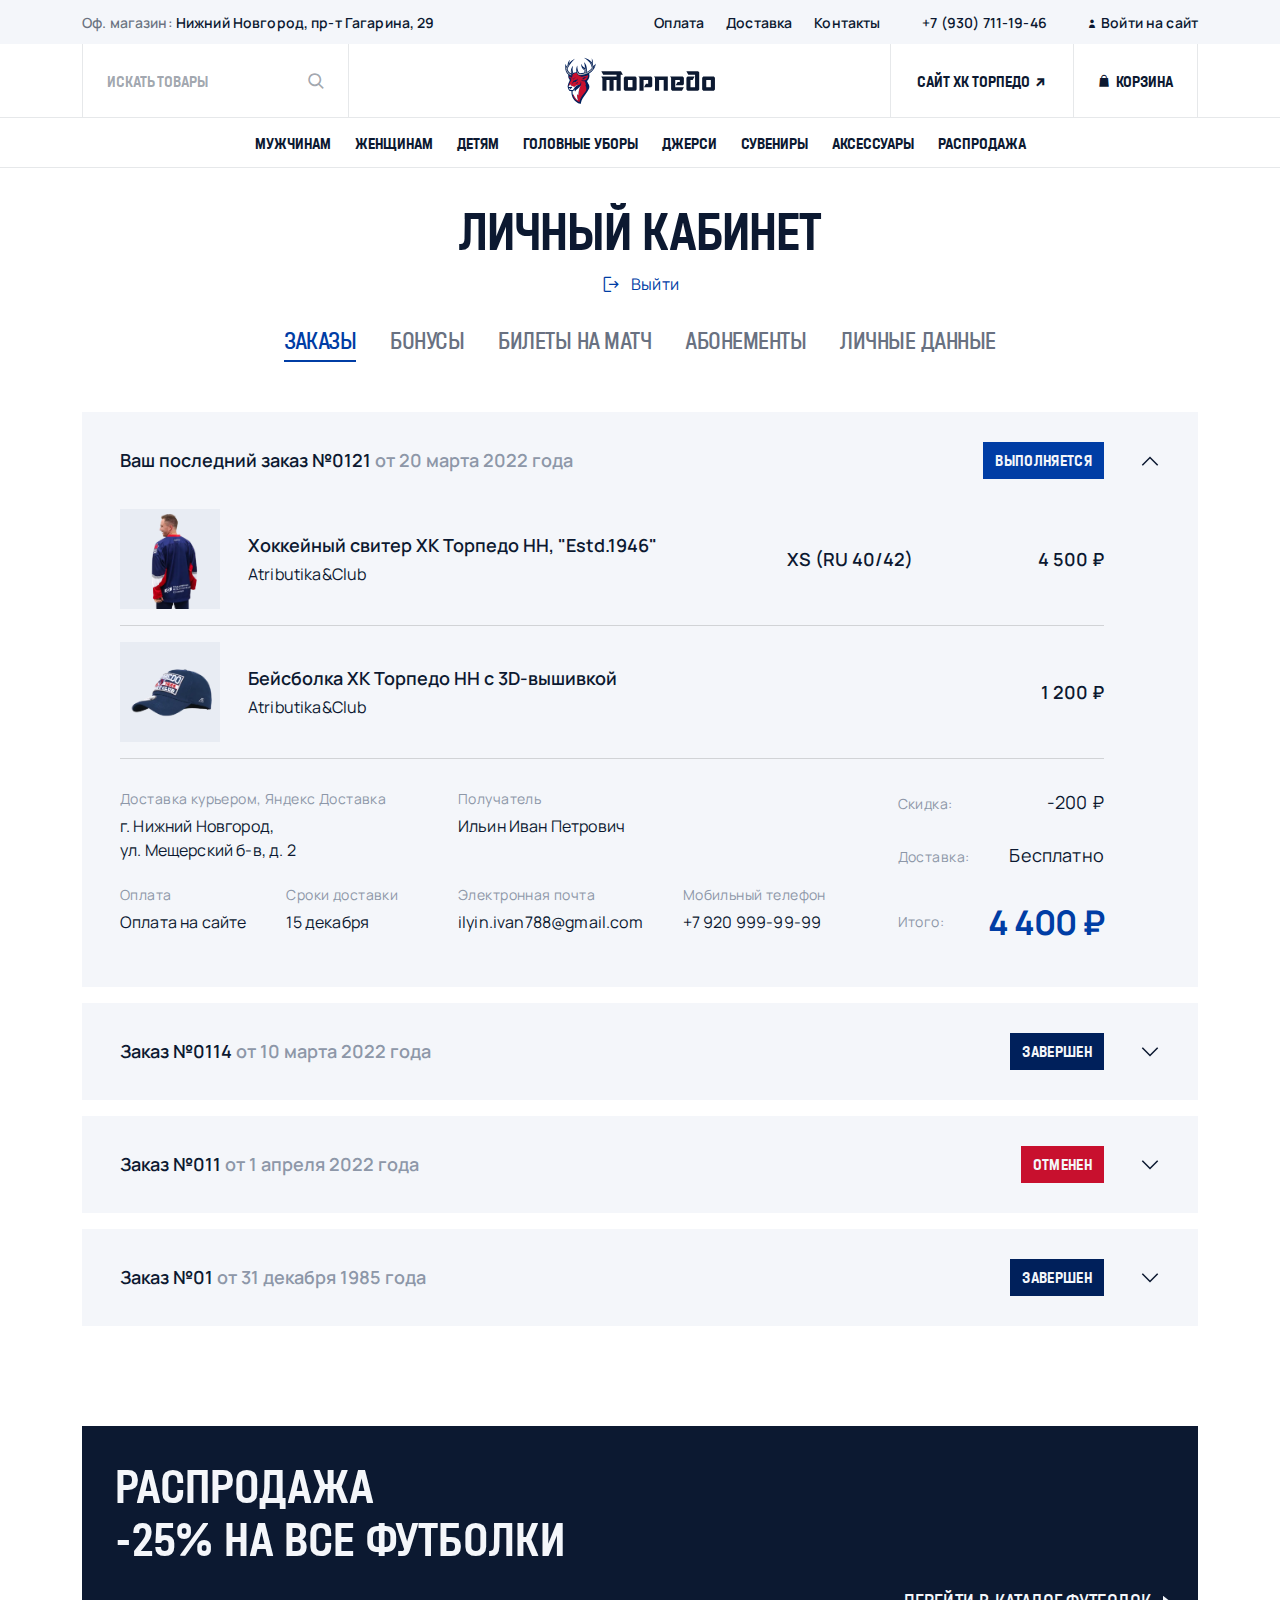
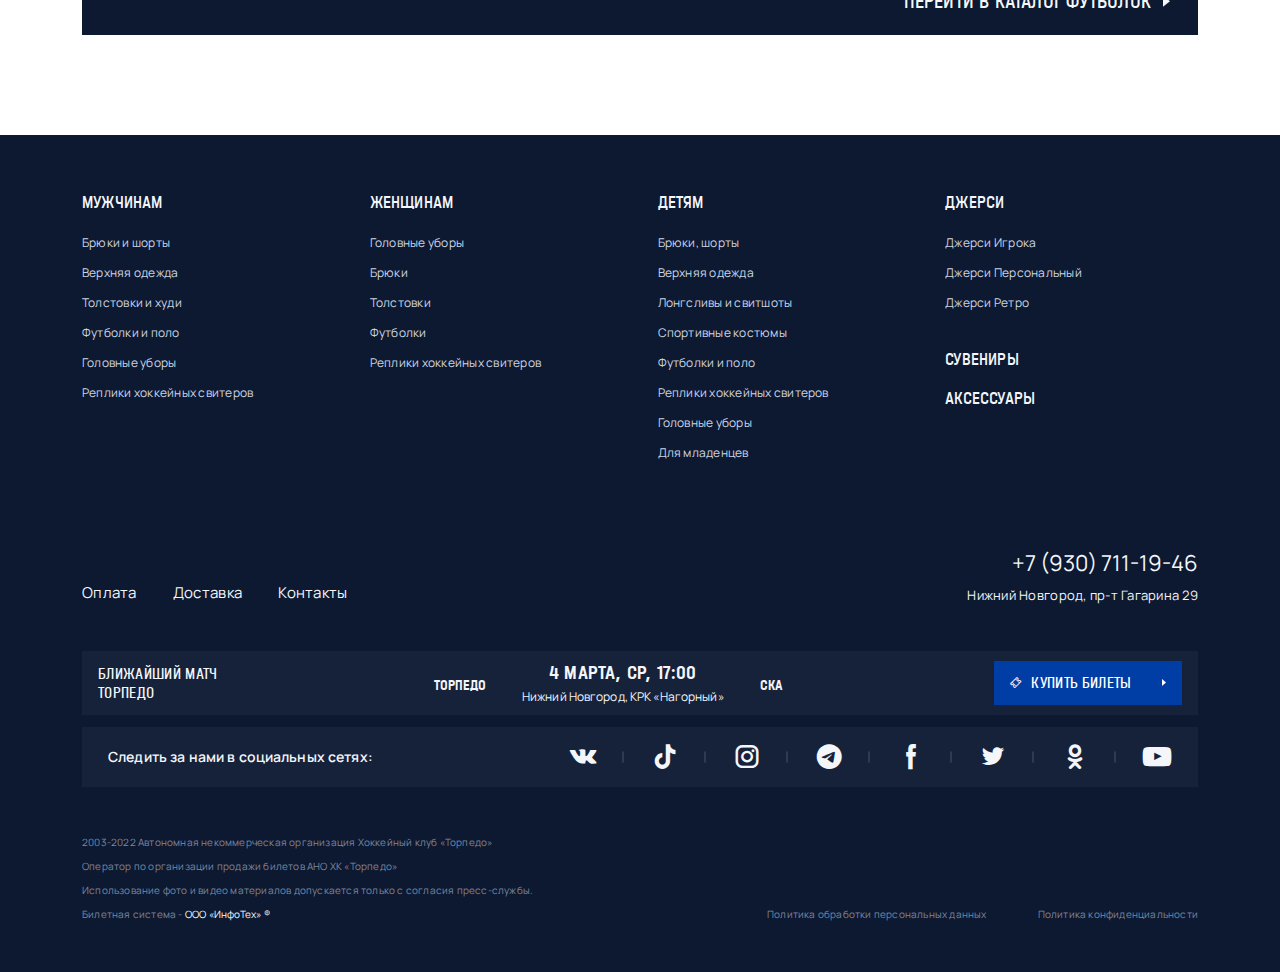
<file: LK/office-orders.html>
<!DOCTYPE html>
<html class="no-js" lang="ru">
  <head>
    <meta charset="utf-8">
    <meta name="viewport" content="width=device-width, initial-scale=1.0, maximum-scale=1.0">
    <meta name="format-detection" content="telephone=no">
    <title>Личный кабинет – Заказы :: Torpedo Shop</title>
    <!--
    link(rel="apple-touch-icon" sizes="180x180" href="assets/apple-touch-icon.png")
    link(rel="icon" type="image/png" sizes="32x32" href="assets/favicon-32x32.png")
    link(rel="icon" type="image/png" sizes="16x16" href="assets/favicon-16x16.png")
    link(rel="manifest" href="assets/site.webmanifest")
    link(rel="mask-icon" href="assets/safari-pinned-tab.svg" color="#ffffff")
    link(rel="shortcut icon" href="assets/favicon.ico")
    meta(name="msapplication-TileColor" content="#ffffff")
    meta(name="msapplication-config" content="assets/browserconfig.xml")
    meta(name="theme-color" content="#ffffff")
    
    -->
    <!--
    meta(name="description" content="Description")
    meta(property="og:url" content="https://")
    meta(property="og:type" content="website")
    meta(property="og:title" content=pagetitle)
    meta(property="twitter:title" content=pagetitle)
    meta(property="og:description" content="description")
    meta(property="twitter:description" content="description")
    meta(property="og:image" content="assets/share.png")
    
    -->
    <link rel="preconnect" href="https://fonts.googleapis.com">
  </head>
  <body class="body">
    <header class="header">
      <div class="header__head">
        <div class="header__head__inner">
          <div class="header__head__left"><span class="header__head__muted">Оф. магазин: </span>Нижний Новгород, пр-т Гагарина, 29</div>
          <div class="header__head__right">
            <div class="header__head__menu"> <a class="header__head__link" href="#">Оплата</a><a class="header__head__link" href="#">Доставка</a><a class="header__head__link" href="#">Контакты</a></div><a class="header__head__link" href="tel:+79307111946">+7 (930) 711-19-46</a>
            <button class="js-popup header__head__link" data-href="#login"> <i class="icon-user"> </i>Войти на сайт</button>
          </div>
        </div>
      </div>
      <div class="header__main">
        <div class="header__main__container">
          <div class="header__main__inner">
            <button class="header__main__toggler js-menu-toggler">
                  <svg class="svgsprite _hockey-stick-icon">
                    <use xlink:href="assets/img/sprites/svgsprites.svg#hockey-stick-icon"></use>
                  </svg>
                  <svg class="svgsprite _hockey-stick-icon">
                    <use xlink:href="assets/img/sprites/svgsprites.svg#hockey-stick-icon"></use>
                  </svg>
            </button>
            <form class="header__main__search js-header-search">
              <input class="header__main__search__input" placeholder="Искать товары"><i class="icon-search"></i>
            </form><a class="header__main__logo" href="index.html"><img src="assets/img/logo.svg" alt=""></a>
            <div class="header__main__btns"><a class="header__main__btn _site" href="#"><span class="header__main__btn__inner">Сайт ХК торпедо<i class="icon-link-arrow"></i></span></a><a class="header__main__btn _fav" href="#"><i class="icon-star-filled"> </i><span class="header__main__btn__inner">Избранное</span></a><a class="header__main__btn" href="#"><i class="icon-basket"></i><span class="header__main__btn__inner">Корзина</span></a>
              <div class="header__main__btns__incart js-incart">
                <div class="header-incart">
                  <div class="header-incart__h">Товар в корзине</div>
                  <div class="header-incart__content">
                    <div class="header-incart__photo">
                      <div class="header-incart__picture-wrapper">
                        <picture class="header-incart__picture"> 
                          <source type="image/webp" src="assets/img/catalog/1.webp"><img src="assets/img/catalog/1.png" alt="">
                        </picture>
                      </div>
                    </div>
                    <div class="header-incart__product">
                      <div class="header-incart__product__cat">Хоккейный свитер </div>
                      <div class="header-incart__product__h">ХК Торпедо НН сине‑белый</div>
                      <div class="header-incart__product__price">43 800 ₽</div>
                      <div class="header-incart__product__text">XS (RU 40/42)</div>
                    </div>
                  </div><a class="btn _arrow header-incart__btn" href="#">Оформить заказ</a>
                </div>
              </div>
            </div>
          </div>
        </div>
      </div>
      <nav class="header__nav">
        <div class="header__nav__cnt">
          <ul class="header__nav__inner">
            <li class="header__nav__item js-header-nav"><a class="header__nav__link" href="#">Мужчинам</a>
                  <div class="header-dropdown">
                    <h4 class="header-dropdown__h">Мужчинам</h4>
                    <div class="header-dropdown__list"><a class="header-dropdown__item" href="#"><span class="header-dropdown__item__picture-wrapper">
                          <picture class="header-dropdown__item__picture"> 
                            <source type="image/webp" data-srcset="assets/img/catalog/header-1.webp" src="assets/img/dot.webp"><img class="lazyload lazypreload" data-src="assets/img/catalog/header-1.png" src="assets/img/dot.png" alt="">
                          </picture></span><span class="header-dropdown__item__h">Верхняя одежда</span><span class="header-dropdown__item__muted">11 моделей</span></a><a class="header-dropdown__item" href="#"><span class="header-dropdown__item__picture-wrapper">
                          <picture class="header-dropdown__item__picture"> 
                            <source type="image/webp" data-srcset="assets/img/catalog/header-2.webp" src="assets/img/dot.webp"><img class="lazyload lazypreload" data-src="assets/img/catalog/header-2.png" src="assets/img/dot.png" alt="">
                          </picture></span><span class="header-dropdown__item__h">Футболки и поло</span><span class="header-dropdown__item__muted">16 моделей</span></a><a class="header-dropdown__item" href="#"><span class="header-dropdown__item__picture-wrapper">
                          <picture class="header-dropdown__item__picture"> 
                            <source type="image/webp" data-srcset="assets/img/catalog/header-3.webp" src="assets/img/dot.webp"><img class="lazyload lazypreload" data-src="assets/img/catalog/header-3.png" src="assets/img/dot.png" alt="">
                          </picture></span><span class="header-dropdown__item__h">Головные уборы</span><span class="header-dropdown__item__muted">15 моделей</span></a><a class="header-dropdown__item" href="#"><span class="header-dropdown__item__picture-wrapper">
                          <picture class="header-dropdown__item__picture"> 
                            <source type="image/webp" data-srcset="assets/img/catalog/header-1.webp" src="assets/img/dot.webp"><img class="lazyload lazypreload" data-src="assets/img/catalog/header-1.png" src="assets/img/dot.png" alt="">
                          </picture></span><span class="header-dropdown__item__h">Толстовки и худи</span><span class="header-dropdown__item__muted">12 моделей</span></a><a class="header-dropdown__item" href="#"><span class="header-dropdown__item__picture-wrapper">
                          <picture class="header-dropdown__item__picture"> 
                            <source type="image/webp" data-srcset="assets/img/catalog/header-4.webp" src="assets/img/dot.webp"><img class="lazyload lazypreload" data-src="assets/img/catalog/header-4.png" src="assets/img/dot.png" alt="">
                          </picture></span><span class="header-dropdown__item__h">Реплики хоккейных свитеров</span><span class="header-dropdown__item__muted">11 моделей</span></a><a class="header-dropdown__item" href="#"><span class="header-dropdown__item__picture-wrapper">
                          <picture class="header-dropdown__item__picture"> 
                            <source type="image/webp" data-srcset="assets/img/catalog/header-5.webp" src="assets/img/dot.webp"><img class="lazyload lazypreload" data-src="assets/img/catalog/header-5.png" src="assets/img/dot.png" alt="">
                          </picture></span><span class="header-dropdown__item__h">Брюки и шорты</span><span class="header-dropdown__item__muted">6 моделей</span></a></div><a class="header-dropdown__more" href="#">Вся атрибутика для мужчин</a>
                  </div>
            </li>
            <li class="header__nav__item"><a class="header__nav__link" href="#">Женщинам</a></li>
            <li class="header__nav__item js-header-nav"><a class="header__nav__link" href="#">Детям</a>
                  <div class="header-dropdown">
                    <h4 class="header-dropdown__h">Детям</h4>
                    <div class="header-dropdown__list"><a class="header-dropdown__item" href="#"><span class="header-dropdown__item__picture-wrapper">
                          <picture class="header-dropdown__item__picture"> 
                            <source type="image/webp" data-srcset="assets/img/catalog/header-1.webp" src="assets/img/dot.webp"><img class="lazyload lazypreload" data-src="assets/img/catalog/header-1.png" src="assets/img/dot.png" alt="">
                          </picture></span><span class="header-dropdown__item__h">Верхняя одежда</span><span class="header-dropdown__item__muted">11 моделей</span></a><a class="header-dropdown__item" href="#"><span class="header-dropdown__item__picture-wrapper">
                          <picture class="header-dropdown__item__picture"> 
                            <source type="image/webp" data-srcset="assets/img/catalog/header-2.webp" src="assets/img/dot.webp"><img class="lazyload lazypreload" data-src="assets/img/catalog/header-2.png" src="assets/img/dot.png" alt="">
                          </picture></span><span class="header-dropdown__item__h">Футболки и поло</span><span class="header-dropdown__item__muted">16 моделей</span></a><a class="header-dropdown__item" href="#"><span class="header-dropdown__item__picture-wrapper">
                          <picture class="header-dropdown__item__picture"> 
                            <source type="image/webp" data-srcset="assets/img/catalog/header-3.webp" src="assets/img/dot.webp"><img class="lazyload lazypreload" data-src="assets/img/catalog/header-3.png" src="assets/img/dot.png" alt="">
                          </picture></span><span class="header-dropdown__item__h">Головные уборы</span><span class="header-dropdown__item__muted">15 моделей</span></a><a class="header-dropdown__item" href="#"><span class="header-dropdown__item__picture-wrapper">
                          <picture class="header-dropdown__item__picture"> 
                            <source type="image/webp" data-srcset="assets/img/catalog/header-1.webp" src="assets/img/dot.webp"><img class="lazyload lazypreload" data-src="assets/img/catalog/header-1.png" src="assets/img/dot.png" alt="">
                          </picture></span><span class="header-dropdown__item__h">Толстовки и худи</span><span class="header-dropdown__item__muted">12 моделей</span></a><a class="header-dropdown__item" href="#"><span class="header-dropdown__item__picture-wrapper">
                          <picture class="header-dropdown__item__picture"> 
                            <source type="image/webp" data-srcset="assets/img/catalog/header-4.webp" src="assets/img/dot.webp"><img class="lazyload lazypreload" data-src="assets/img/catalog/header-4.png" src="assets/img/dot.png" alt="">
                          </picture></span><span class="header-dropdown__item__h">Реплики хоккейных свитеров</span><span class="header-dropdown__item__muted">11 моделей</span></a><a class="header-dropdown__item" href="#"><span class="header-dropdown__item__picture-wrapper">
                          <picture class="header-dropdown__item__picture"> 
                            <source type="image/webp" data-srcset="assets/img/catalog/header-5.webp" src="assets/img/dot.webp"><img class="lazyload lazypreload" data-src="assets/img/catalog/header-5.png" src="assets/img/dot.png" alt="">
                          </picture></span><span class="header-dropdown__item__h">Брюки и шорты</span><span class="header-dropdown__item__muted">6 моделей</span></a></div><a class="header-dropdown__more" href="#">Вся атрибутика для мужчин</a>
                  </div>
            </li>
            <li class="header__nav__item"><a class="header__nav__link" href="#">Головные уборы</a></li>
            <li class="header__nav__item"><a class="header__nav__link" href="#">Джерси</a></li>
            <li class="header__nav__item"><a class="header__nav__link" href="#">Сувениры</a></li>
            <li class="header__nav__item"><a class="header__nav__link" href="#">Аксессуары</a></li>
            <li class="header__nav__item"><a class="header__nav__link" href="#">Распродажа</a></li>
          </ul>
        </div>
      </nav>
    </header>
    <div class="menu js-menu"> 
      <div class="menu__head">
        <button class="js-popup menu__btn" data-href="#login"> <i class="icon-user"></i>Войти на сайт</button>
        <form class="menu__search">
          <input class="menu__search__input" placeholder="Искать товары"><i class="icon-search"></i>
        </form>
      </div>
      <ul class="menu__cats">
        <li class="menu__cats__item _sub js-menu-sub"><a class="menu__cats__link" href="#">Мужчинам</a>
              <div class="menu-dropdown">
                <div class="menu-dropdown__head">
                  <button class="menu-dropdown__btn js-menu-sub-close"><i class="icon-menu-back"></i></button>
                  <div class="menu-dropdown__h">Мужчинам</div>
                </div>
                <div class="menu-dropdown__list"><a class="menu-dropdown__list__link" href="#">Брюки и шорты</a><a class="menu-dropdown__list__link" href="#">Верхняя одежда</a><a class="menu-dropdown__list__link" href="#">Толстовки и худи</a><a class="menu-dropdown__list__link" href="#">Футболки и поло</a><a class="menu-dropdown__list__link" href="#">Головные уборы</a><a class="menu-dropdown__list__link" href="#">Реплики хоккейных свитеров</a></div>
              </div>
        </li>
        <li class="menu__cats__item _sub js-menu-sub"><a class="menu__cats__link" href="#">Женщинам</a>
              <div class="menu-dropdown">
                <div class="menu-dropdown__head">
                  <button class="menu-dropdown__btn js-menu-sub-close"><i class="icon-menu-back"></i></button>
                  <div class="menu-dropdown__h">Женщинам</div>
                </div>
                <div class="menu-dropdown__list"><a class="menu-dropdown__list__link" href="#">Брюки и шорты</a><a class="menu-dropdown__list__link" href="#">Верхняя одежда</a><a class="menu-dropdown__list__link" href="#">Толстовки и худи</a><a class="menu-dropdown__list__link" href="#">Футболки и поло</a><a class="menu-dropdown__list__link" href="#">Головные уборы</a><a class="menu-dropdown__list__link" href="#">Реплики хоккейных свитеров</a></div>
              </div>
        </li>
        <li class="menu__cats__item _sub js-menu-sub"><a class="menu__cats__link" href="#">Детям</a>
              <div class="menu-dropdown">
                <div class="menu-dropdown__head">
                  <button class="menu-dropdown__btn js-menu-sub-close"><i class="icon-menu-back"></i></button>
                  <div class="menu-dropdown__h">Детям</div>
                </div>
                <div class="menu-dropdown__list"><a class="menu-dropdown__list__link" href="#">Брюки и шорты</a><a class="menu-dropdown__list__link" href="#">Верхняя одежда</a><a class="menu-dropdown__list__link" href="#">Толстовки и худи</a><a class="menu-dropdown__list__link" href="#">Футболки и поло</a><a class="menu-dropdown__list__link" href="#">Головные уборы</a><a class="menu-dropdown__list__link" href="#">Реплики хоккейных свитеров</a></div>
              </div>
        </li>
        <li class="menu__cats__item"><a class="menu__cats__link" href="#">Головные уборы</a></li>
        <li class="menu__cats__item"><a class="menu__cats__link" href="#">Джерси</a></li>
        <li class="menu__cats__item"><a class="menu__cats__link" href="#">Сувениры</a></li>
        <li class="menu__cats__item"><a class="menu__cats__link" href="#">Аксессуары</a></li>
        <li class="menu__cats__item"><a class="menu__cats__link" href="#">Распродажа</a></li>
      </ul>
      <div class="menu__nav"><a class="menu__nav__link _site" href="#">Сайт ХК торпедо<i class="icon-link-arrow-light"></i></a><a class="menu__nav__link" href="#">Оплата</a><a class="menu__nav__link" href="#">Доставка</a><a class="menu__nav__link" href="#">Контакты</a></div>
      <p class="menu__address"><span class="menu__address__small">Мы находимся по адресу:</span>Нижний Новгород, пр‑т Гагарина, 29</p>
      <p class="menu__phone"><span class="menu__address__small">Телефон:</span><a href="tel:+79307111946">+7 (930) 711-19-46</a></p>
      <div class="menu__rte"> 
        <p>2003-2022 Автономная некоммерческая организация Хоккейный клуб «Торпедо»</p>
        <p>Оператор по организации продажи билетов АНО ХК «Торпедо»</p>
        <p>Использование фото и видео материалов допускается только с согласия пресс-службы.</p>
        <p>Билетная система - ООО «ИнфоТех» ®</p>
      </div>
      <div class="menu__policy"><a href="#">Политика обработки персональных данных</a><a href="#">Политика конфиденциальности</a></div>
    </div>
    <div class="content">
      <div class="container">
        <div class="office-header">
          <h1 class="h1">Личный кабинет</h1><a class="office-header__logout" href="#"><i class="icon-logout"></i>Выйти</a>
          <div class="office-header__nav">
            <div class="office-header__nav__inner js-office-header"><a class="_active office-header__nav__link" href="office-orders.html">Заказы</a><a class="office-header__nav__link" href="office-bonuses.html">Бонусы</a><a class="office-header__nav__link" href="office-tickets.html">Билеты на матч</a><a class="office-header__nav__link" href="office-season-tickets.html">Абонементы</a><a class="office-header__nav__link" href="office-profile.html">Личные данные</a>
            </div>
          </div>
        </div>
      </div>
      <div class="container">
        <div class="block">
          <div class="office-slide-list">
            <div class="office-slide js-office-slide _opened">
              <div class="office-slide__header">
                <p class="office-slide__header__h">Ваш последний заказ №0121 <span class="office-slide__header__h__muted">от 20 марта 2022 года</span>
                </p><span class="office-slide__header__status _progress">Выполняется</span>
                <button class="office-slide__header__btn js-office-slide__toggler">
                      <svg class="svgsprite _slide-arrow">
                        <use xlink:href="assets/img/sprites/svgsprites.svg#slide-arrow"></use>
                      </svg>
                </button>
              </div>
              <div class="office-slide__content js-office-slide__content">
                <div class="office-product"><a class="office-product__photo" href="#"><span class="office-product__picture-wrapper">
                      <picture class="office-product__picture">
                        <source type="image/webp" data-srcset="assets/img/catalog/1.webp" srcset="assets/img/dot.webp"><img class="lazyload" data-src="assets/img/catalog/1.png" src="assets/img/dot.png" alt="">
                      </picture></span></a>
                  <div class="office-product__content">
                    <div class="office-product__info"><a class="office-product__h" href="#">Хоккейный свитер ХК Торпедо НН, "Estd.1946"</a>
                      <div class="office-product__cat">Atributika&Club</div>
                    </div>
                    <div class="office-product__size">XS (RU 40/42) </div>
                    <div class="office-product__price">4 500 ₽</div>
                  </div>
                </div>
                <div class="office-product"><a class="office-product__photo" href="#"><span class="office-product__picture-wrapper">
                      <picture class="office-product__picture">
                        <source type="image/webp" data-srcset="assets/img/catalog/9.webp" srcset="assets/img/dot.webp"><img class="lazyload" data-src="assets/img/catalog/9.png" src="assets/img/dot.png" alt="">
                      </picture></span></a>
                  <div class="office-product__content">
                    <div class="office-product__info"><a class="office-product__h" href="#">Бейсболка ХК Торпедо НН с 3D‑вышивкой</a>
                      <div class="office-product__cat">Atributika&Club</div>
                    </div>
                    <div class="office-product__price">1 200 ₽</div>
                  </div>
                </div>
                <div class="office-slide__info">
                  <div class="office-slide__info__section">
                    <div class="office-slide__info__row"><span class="office-slide__info__dt">Доставка курьером, Яндекс Доставка</span><span class="office-slide__info__dd">г. Нижний Новгород, ул. Мещерский б-в, д. 2</span></div>
                    <div class="office-slide__info__row"><span class="office-slide__info__dt">Оплата</span><span class="office-slide__info__dd">Оплата на сайте</span></div>
                    <div class="office-slide__info__row"><span class="office-slide__info__dt">Сроки доставки</span><span class="office-slide__info__dd">15 декабря</span></div>
                  </div>
                  <div class="office-slide__info__section">
                    <div class="office-slide__info__row"><span class="office-slide__info__dt">Получатель</span><span class="office-slide__info__dd">Ильин Иван Петрович</span></div>
                    <div class="office-slide__info__row"><span class="office-slide__info__dt">Электронная почта</span><span class="office-slide__info__dd">ilyin.ivan788@gmail.com</span></div>
                    <div class="office-slide__info__row"><span class="office-slide__info__dt">Мобильный телефон</span><span class="office-slide__info__dd">+7 920 999-99-99</span></div>
                  </div>
                  <div class="office-slide__info__section _price">
                    <div class="office-slide__info__row _price"><span class="office-slide__info__dt">Скидка:</span><span class="office-slide__info__dd">-200 ₽</span></div>
                    <div class="office-slide__info__row _price"><span class="office-slide__info__dt">Доставка:</span><span class="office-slide__info__dd">Бесплатно</span></div>
                    <div class="office-slide__info__row _price _total"><span class="office-slide__info__dt">Итого:</span><span class="office-slide__info__dd">4 400 ₽</span></div>
                  </div>
                </div>
              </div>
            </div>
            <div class="office-slide js-office-slide">
              <div class="office-slide__header">
                <p class="office-slide__header__h">Заказ №0114 <span class="office-slide__header__h__muted">от 10 марта 2022 года</span>
                </p><span class="office-slide__header__status _finished">Завершен</span>
                <button class="office-slide__header__btn js-office-slide__toggler">
                      <svg class="svgsprite _slide-arrow">
                        <use xlink:href="assets/img/sprites/svgsprites.svg#slide-arrow"></use>
                      </svg>
                </button>
              </div>
              <div class="office-slide__content js-office-slide__content">
                <div class="office-product"><a class="office-product__photo" href="#"><span class="office-product__picture-wrapper">
                      <picture class="office-product__picture">
                        <source type="image/webp" data-srcset="assets/img/catalog/1.webp" srcset="assets/img/dot.webp"><img class="lazyload" data-src="assets/img/catalog/1.png" src="assets/img/dot.png" alt="">
                      </picture></span></a>
                  <div class="office-product__content">
                    <div class="office-product__info"><a class="office-product__h" href="#">Хоккейный свитер ХК Торпедо НН, "Estd.1946"</a>
                      <div class="office-product__cat">Atributika&Club</div>
                    </div>
                    <div class="office-product__size">XS (RU 40/42) </div>
                    <div class="office-product__price">4 500 ₽</div>
                  </div>
                </div>
                <div class="office-product"><a class="office-product__photo" href="#"><span class="office-product__picture-wrapper">
                      <picture class="office-product__picture">
                        <source type="image/webp" data-srcset="assets/img/catalog/9.webp" srcset="assets/img/dot.webp"><img class="lazyload" data-src="assets/img/catalog/9.png" src="assets/img/dot.png" alt="">
                      </picture></span></a>
                  <div class="office-product__content">
                    <div class="office-product__info"><a class="office-product__h" href="#">Бейсболка ХК Торпедо НН с 3D‑вышивкой</a>
                      <div class="office-product__cat">Atributika&Club</div>
                    </div>
                    <div class="office-product__price">1 200 ₽</div>
                  </div>
                </div>
                <div class="office-slide__info">
                  <div class="office-slide__info__section">
                    <div class="office-slide__info__row"><span class="office-slide__info__dt">Доставка курьером, Яндекс Доставка</span><span class="office-slide__info__dd">г. Нижний Новгород, ул. Мещерский б-в, д. 2</span></div>
                    <div class="office-slide__info__row"><span class="office-slide__info__dt">Оплата</span><span class="office-slide__info__dd">Оплата на сайте</span></div>
                    <div class="office-slide__info__row"><span class="office-slide__info__dt">Сроки доставки</span><span class="office-slide__info__dd">15 декабря</span></div>
                  </div>
                  <div class="office-slide__info__section">
                    <div class="office-slide__info__row"><span class="office-slide__info__dt">Получатель</span><span class="office-slide__info__dd">Ильин Иван Петрович</span></div>
                    <div class="office-slide__info__row"><span class="office-slide__info__dt">Электронная почта</span><span class="office-slide__info__dd">ilyin.ivan788@gmail.com</span></div>
                    <div class="office-slide__info__row"><span class="office-slide__info__dt">Мобильный телефон</span><span class="office-slide__info__dd">+7 920 999-99-99</span></div>
                  </div>
                  <div class="office-slide__info__section _price">
                    <div class="office-slide__info__row _price"><span class="office-slide__info__dt">Скидка:</span><span class="office-slide__info__dd">-200 ₽</span></div>
                    <div class="office-slide__info__row _price"><span class="office-slide__info__dt">Доставка:</span><span class="office-slide__info__dd">Бесплатно</span></div>
                    <div class="office-slide__info__row _price _total"><span class="office-slide__info__dt">Итого:</span><span class="office-slide__info__dd">4 400 ₽</span></div>
                  </div>
                </div>
              </div>
            </div>
            <div class="office-slide js-office-slide">
              <div class="office-slide__header">
                <p class="office-slide__header__h">Заказ №011 <span class="office-slide__header__h__muted">от 1 апреля 2022 года</span>
                </p><span class="office-slide__header__status _canceled">Отменен</span>
                <button class="office-slide__header__btn js-office-slide__toggler">
                      <svg class="svgsprite _slide-arrow">
                        <use xlink:href="assets/img/sprites/svgsprites.svg#slide-arrow"></use>
                      </svg>
                </button>
              </div>
              <div class="office-slide__content js-office-slide__content">
                <div class="office-product"><a class="office-product__photo" href="#"><span class="office-product__picture-wrapper">
                      <picture class="office-product__picture">
                        <source type="image/webp" data-srcset="assets/img/catalog/1.webp" srcset="assets/img/dot.webp"><img class="lazyload" data-src="assets/img/catalog/1.png" src="assets/img/dot.png" alt="">
                      </picture></span></a>
                  <div class="office-product__content">
                    <div class="office-product__info"><a class="office-product__h" href="#">Хоккейный свитер ХК Торпедо НН, "Estd.1946"</a>
                      <div class="office-product__cat">Atributika&Club</div>
                    </div>
                    <div class="office-product__size">XS (RU 40/42) </div>
                    <div class="office-product__price">4 500 ₽</div>
                  </div>
                </div>
                <div class="office-product"><a class="office-product__photo" href="#"><span class="office-product__picture-wrapper">
                      <picture class="office-product__picture">
                        <source type="image/webp" data-srcset="assets/img/catalog/9.webp" srcset="assets/img/dot.webp"><img class="lazyload" data-src="assets/img/catalog/9.png" src="assets/img/dot.png" alt="">
                      </picture></span></a>
                  <div class="office-product__content">
                    <div class="office-product__info"><a class="office-product__h" href="#">Бейсболка ХК Торпедо НН с 3D‑вышивкой</a>
                      <div class="office-product__cat">Atributika&Club</div>
                    </div>
                    <div class="office-product__price">1 200 ₽</div>
                  </div>
                </div>
                <div class="office-slide__info">
                  <div class="office-slide__info__section">
                    <div class="office-slide__info__row"><span class="office-slide__info__dt">Доставка курьером, Яндекс Доставка</span><span class="office-slide__info__dd">г. Нижний Новгород, ул. Мещерский б-в, д. 2</span></div>
                    <div class="office-slide__info__row"><span class="office-slide__info__dt">Оплата</span><span class="office-slide__info__dd">Оплата на сайте</span></div>
                    <div class="office-slide__info__row"><span class="office-slide__info__dt">Сроки доставки</span><span class="office-slide__info__dd">15 декабря</span></div>
                  </div>
                  <div class="office-slide__info__section">
                    <div class="office-slide__info__row"><span class="office-slide__info__dt">Получатель</span><span class="office-slide__info__dd">Ильин Иван Петрович</span></div>
                    <div class="office-slide__info__row"><span class="office-slide__info__dt">Электронная почта</span><span class="office-slide__info__dd">ilyin.ivan788@gmail.com</span></div>
                    <div class="office-slide__info__row"><span class="office-slide__info__dt">Мобильный телефон</span><span class="office-slide__info__dd">+7 920 999-99-99</span></div>
                  </div>
                  <div class="office-slide__info__section _price">
                    <div class="office-slide__info__row _price"><span class="office-slide__info__dt">Скидка:</span><span class="office-slide__info__dd">-200 ₽</span></div>
                    <div class="office-slide__info__row _price"><span class="office-slide__info__dt">Доставка:</span><span class="office-slide__info__dd">Бесплатно</span></div>
                    <div class="office-slide__info__row _price _total"><span class="office-slide__info__dt">Итого:</span><span class="office-slide__info__dd">4 400 ₽</span></div>
                  </div>
                </div>
              </div>
            </div>
            <div class="office-slide js-office-slide">
              <div class="office-slide__header">
                <p class="office-slide__header__h">Заказ №01 <span class="office-slide__header__h__muted">от 31 декабря 1985 года</span>
                </p><span class="office-slide__header__status _finished">Завершен</span>
                <button class="office-slide__header__btn js-office-slide__toggler">
                      <svg class="svgsprite _slide-arrow">
                        <use xlink:href="assets/img/sprites/svgsprites.svg#slide-arrow"></use>
                      </svg>
                </button>
              </div>
              <div class="office-slide__content js-office-slide__content">
                <div class="office-product"><a class="office-product__photo" href="#"><span class="office-product__picture-wrapper">
                      <picture class="office-product__picture">
                        <source type="image/webp" data-srcset="assets/img/catalog/1.webp" srcset="assets/img/dot.webp"><img class="lazyload" data-src="assets/img/catalog/1.png" src="assets/img/dot.png" alt="">
                      </picture></span></a>
                  <div class="office-product__content">
                    <div class="office-product__info"><a class="office-product__h" href="#">Хоккейный свитер ХК Торпедо НН, "Estd.1946"</a>
                      <div class="office-product__cat">Atributika&Club</div>
                    </div>
                    <div class="office-product__size">XS (RU 40/42) </div>
                    <div class="office-product__price">4 500 ₽</div>
                  </div>
                </div>
                <div class="office-product"><a class="office-product__photo" href="#"><span class="office-product__picture-wrapper">
                      <picture class="office-product__picture">
                        <source type="image/webp" data-srcset="assets/img/catalog/9.webp" srcset="assets/img/dot.webp"><img class="lazyload" data-src="assets/img/catalog/9.png" src="assets/img/dot.png" alt="">
                      </picture></span></a>
                  <div class="office-product__content">
                    <div class="office-product__info"><a class="office-product__h" href="#">Бейсболка ХК Торпедо НН с 3D‑вышивкой</a>
                      <div class="office-product__cat">Atributika&Club</div>
                    </div>
                    <div class="office-product__price">1 200 ₽</div>
                  </div>
                </div>
                <div class="office-slide__info">
                  <div class="office-slide__info__section">
                    <div class="office-slide__info__row"><span class="office-slide__info__dt">Доставка курьером, Яндекс Доставка</span><span class="office-slide__info__dd">г. Нижний Новгород, ул. Мещерский б-в, д. 2</span></div>
                    <div class="office-slide__info__row"><span class="office-slide__info__dt">Оплата</span><span class="office-slide__info__dd">Оплата на сайте</span></div>
                    <div class="office-slide__info__row"><span class="office-slide__info__dt">Сроки доставки</span><span class="office-slide__info__dd">15 декабря</span></div>
                  </div>
                  <div class="office-slide__info__section">
                    <div class="office-slide__info__row"><span class="office-slide__info__dt">Получатель</span><span class="office-slide__info__dd">Ильин Иван Петрович</span></div>
                    <div class="office-slide__info__row"><span class="office-slide__info__dt">Электронная почта</span><span class="office-slide__info__dd">ilyin.ivan788@gmail.com</span></div>
                    <div class="office-slide__info__row"><span class="office-slide__info__dt">Мобильный телефон</span><span class="office-slide__info__dd">+7 920 999-99-99</span></div>
                  </div>
                  <div class="office-slide__info__section _price">
                    <div class="office-slide__info__row _price"><span class="office-slide__info__dt">Скидка:</span><span class="office-slide__info__dd">-200 ₽</span></div>
                    <div class="office-slide__info__row _price"><span class="office-slide__info__dt">Доставка:</span><span class="office-slide__info__dd">Бесплатно</span></div>
                    <div class="office-slide__info__row _price _total"><span class="office-slide__info__dt">Итого:</span><span class="office-slide__info__dd">4 400 ₽</span></div>
                  </div>
                </div>
              </div>
            </div>
          </div>
        </div>
        <div class="block"><a class="promo" href="#"><span class="promo__inner">
              <picture class="promo__picture"> 
                <source media="(min-width:1280px)" type="image/webp" data-srcset="assets/img/promo-lg.webp" srcset="assets/img/dot.webp">
                <source media="(min-width:768px)" type="image/webp" data-srcset="assets/img/promo-md.webp" srcset="assets/img/dot.webp">
                <source type="image/webp" data-srcset="assets/img/promo-sm.webp" srcset="assets/img/dot.webp">
                <source media="(min-width:1280)" data-srcset="assets/img/promo-lg.jpg" srcset="assets/img/dot.jpg">
                <source media="(min-width:768px)" data-srcset="assets/img/promo-md.jpg" srcset="assets/img/dot.jpg"><img class="lazyload" data-src="assets/img/promo-sm.jpg" src="assets/img/dot.jpg" alt="">
              </picture><span class="promo__content">Распродажа <br>-25% на все футболки</span><span class="promo__link">Перейти в каталог футболок</span></span></a></div>
      </div>
    </div>
    <footer class="footer">
      <div class="container">
        <nav class="footer__nav">
          <div class="footer__menu"> <a class="footer__menu__link" href="#">Мужчинам</a>
            <div class="footer__menu-sub"><a class="footer__menu-sub__link" href="#">Брюки и шорты</a><a class="footer__menu-sub__link" href="#">Верхняя одежда</a><a class="footer__menu-sub__link" href="#">Толстовки и худи</a><a class="footer__menu-sub__link" href="#">Футболки и поло</a><a class="footer__menu-sub__link" href="#">Головные уборы</a><a class="footer__menu-sub__link" href="#">Реплики хоккейных свитеров</a>
            </div>
          </div>
          <div class="footer__menu"> <a class="footer__menu__link" href="#">Женщинам</a>
            <div class="footer__menu-sub"><a class="footer__menu-sub__link" href="#">Головные уборы</a><a class="footer__menu-sub__link" href="#">Брюки</a><a class="footer__menu-sub__link" href="#">Толстовки</a><a class="footer__menu-sub__link" href="#">Футболки</a><a class="footer__menu-sub__link" href="#">Реплики хоккейных свитеров</a>
            </div>
          </div>
          <div class="footer__menu"> <a class="footer__menu__link" href="#">Детям</a>
            <div class="footer__menu-sub"><a class="footer__menu-sub__link" href="#">Брюки, шорты</a><a class="footer__menu-sub__link" href="#">Верхняя одежда</a><a class="footer__menu-sub__link" href="#">Лонгсливы и свитшоты</a><a class="footer__menu-sub__link" href="#">Спортивные костюмы</a><a class="footer__menu-sub__link" href="#">Футболки и поло</a><a class="footer__menu-sub__link" href="#">Реплики хоккейных свитеров</a><a class="footer__menu-sub__link" href="#">Головные уборы</a><a class="footer__menu-sub__link" href="#">Для младенцев</a>
            </div>
          </div>
          <div class="footer__menu"> <a class="footer__menu__link" href="#">Джерси</a>
            <div class="footer__menu-sub"><a class="footer__menu-sub__link" href="#">Джерси Игрока</a><a class="footer__menu-sub__link" href="#">Джерси Персональный</a><a class="footer__menu-sub__link" href="#">Джерси Ретро</a>
            </div><a class="footer__menu__link" href="#">Сувениры</a><a class="footer__menu__link" href="#">Аксессуары</a>
          </div>
        </nav>
        <div class="footer__contacts"> 
          <div class="footer__contacts__left"><a class="footer__contacts__link" href="#">Оплата</a><a class="footer__contacts__link" href="#">Доставка</a><a class="footer__contacts__link" href="#">Контакты</a></div>
          <div class="footer__contacts__right"><a class="footer__contacts__phone" href="tel:+79307111946">+7 (930) 711-19-46</a><span class="footer__contacts__address">Нижний Новгород, пр-т Гагарина 29</span></div>
        </div>
        <div class="footer__notice"><span class="footer__notice__h">Ближайший матч Торпедо</span><span class="footer__notice__content"><span class="footer__notice__team"><img class="lazyload footer__notice__team__logo" data-src="assets/img/teams/torpedo.svg" src="assets/img/dot.svg" alt="">Торпедо</span><span class="footer__notice__content__inner"> <span class="footer__notice__date">4 марта, ср, 17:00</span><span class="footer__notice__place">Нижний Новгород, КРК «Нагорный»</span></span><span class="footer__notice__team"><img class="lazyload footer__notice__team__logo" data-src="assets/img/teams/ska.svg" src="assets/img/dot.svg" alt="">СКА</span></span><a class="btn _secondary _arrow footer__notice__btn" href="#"><i class="icon-ticket"> </i>Купить билеты</a></div>
        <div class="footer__social"><span class="footer__social__text">Следить за нами в социальных сетях:</span><span class="footer__social__list"><span class="footer__social__list__item"><a class="footer__social__link" href="#" target="_blank" title="vk"><i class="icon-vk"></i></a></span><span class="footer__social__list__item"><a class="footer__social__link" href="#" target="_blank" title="tiktok"><i class="icon-tiktok"></i></a></span><span class="footer__social__list__item"><a class="footer__social__link" href="#" target="_blank" title="instagram"><i class="icon-instagram"></i></a></span><span class="footer__social__list__item"><a class="footer__social__link" href="#" target="_blank" title="telegram"><i class="icon-telegram"></i></a></span><span class="footer__social__list__item"><a class="footer__social__link" href="#" target="_blank" title="facebook"><i class="icon-facebook"></i></a></span><span class="footer__social__list__item"><a class="footer__social__link" href="#" target="_blank" title="twitter"><i class="icon-twitter"></i></a></span><span class="footer__social__list__item"><a class="footer__social__link" href="#" target="_blank" title="ok"><i class="icon-ok"></i></a></span><span class="footer__social__list__item"><a class="footer__social__link" href="#" target="_blank" title="youtube"><i class="icon-youtube"></i></a></span></span></div>
        <div class="footer__legacy">
          <div class="footer__legacy__text">
            <p>2003-2022 Автономная некоммерческая организация Хоккейный клуб «Торпедо»</p>
            <p>Оператор по организации продажи билетов АНО ХК «Торпедо»</p>
            <p>Использование фото и видео материалов допускается только с согласия пресс-службы.</p>
          </div>
          <div class="footer__legacy__foot"><span class="footer__legacy__foot__left">Билетная система - <span class="footer__legacy__accent">ООО «ИнфоТех» ®</span></span><span class="footer__legacy__foot__right"><a class="footer__legacy__link" href="#">Политика обработки персональных данных</a><a class="footer__legacy__link" href="#">Политика конфиденциальности</a></span></div>
        </div>
      </div>
    </footer>
    <div class="hidden">
      <div class="popup" id="login">
        <div class="login">
          <h3 class="login__h">Вход на сайт</h3>
          <form class="login__form">
            <div class="input">
              <input required>
              <label>Введите логин</label>
            </div>
            <div class="input">
              <input type="password" required>
              <label>Введите пароль</label>
            </div>
            <button class="btn _arrow">Войти</button>
          </form>
          <div class="login__footer">
            <button class="js-popup login__link" data-href="#reset">Я забыл пароль</button>
            <button class="js-popup login__link" data-href="#register">У меня нет аккаунта</button>
          </div>
        </div>
      </div>
      <div class="popup" id="register">
        <div class="login _register">
          <h3 class="login__h">Регистрация</h3>
          <form class="login__form">
            <div class="input">
              <input required>
              <label>Введите ваш e-mail</label>
            </div>
            <div class="input">
              <input required>
              <label>Введите логин</label>
            </div>
            <div class="input">
              <input type="password" required>
              <label>Введите пароль</label>
            </div>
            <div class="input">
              <input type="password" required>
              <label>Подтвердите пароль</label>
            </div>
            <button class="btn _arrow">Зарегистрироваться</button>
          </form>
          <div class="login__footer">
            <button class="js-popup login__link" data-href="#login">У меня уже есть аккаунт</button>
          </div>
          <div class="login__agree">Регистрируясь на сайте, вы соглашаетесь с <a href="#">политикой конфиденциальности</a></div>
        </div>
      </div>
      <div class="popup" id="reset">
        <div class="login">
          <h3 class="login__h">Восстановить пароль</h3>
          <p class="login__lead">Введите e-mail указанный при регистрации, чтобы восстановить доступ и получить ваш пароль</p>
          <form class="login__form">
            <div class="input">
              <input required>
              <label>Введите ваш e-mail</label>
            </div>
            <button class="btn _arrow">Запросить</button>
          </form>
        </div>
      </div>
    </div>
    <link rel="stylesheet" href="assets/css/common.css?v=0.0.1">
    <link rel="stylesheet" href="assets/css/office.css?v=0.0.1">
    <script>
      var appConfig = {
          /*
          mapDriver: 'yandex', // yandex or google
          mapKeyYandex: '', // yandex maps api key
          mapKeyGoogle: '', // google maps api key
          mapMarkerPath: 'assets/img/map/', // path to markers folder - your/server/asset/templates/torpedo/assets/img/map/
          incartTimeout: 5000, // header in-cart popup close timeout
          */
      }
    </script>
    <script src="assets/js/vendors~app.bundle.js"></script>
    <script src="assets/js/app.bundle.js?v=0.0.1"></script>
    <script src="assets/js/office.bundle.js?v=0.0.1"></script>
  </body>
</html>
</file>
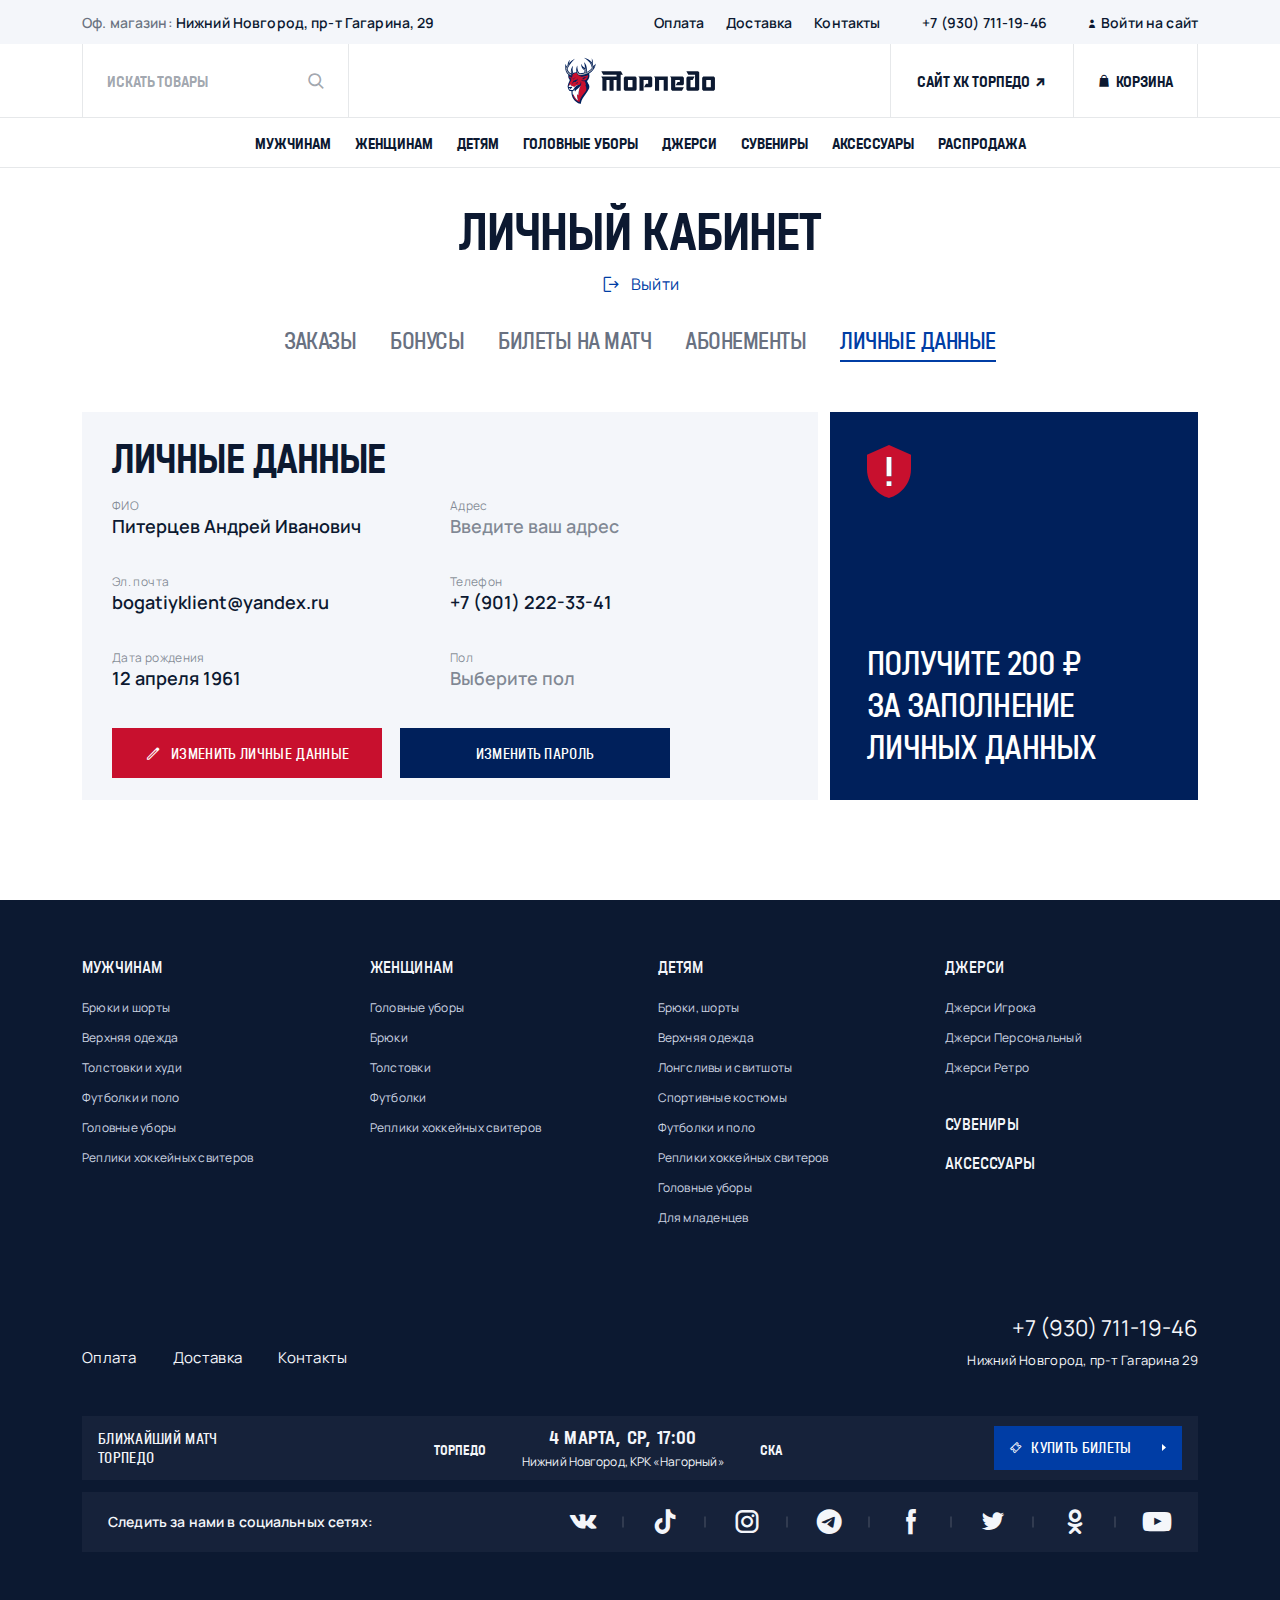
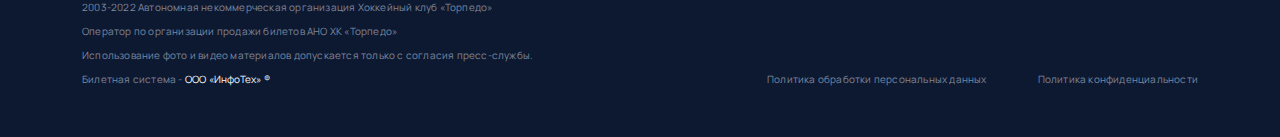
<file: LK/office-profile.html>
<!DOCTYPE html>
<html class="no-js" lang="ru">
  <head>
    <meta charset="utf-8">
    <meta name="viewport" content="width=device-width, initial-scale=1.0, maximum-scale=1.0">
    <meta name="format-detection" content="telephone=no">
    <title>Личный кабинет — Личные данные :: Torpedo Shop</title>
    <!--
    link(rel="apple-touch-icon" sizes="180x180" href="assets/apple-touch-icon.png")
    link(rel="icon" type="image/png" sizes="32x32" href="assets/favicon-32x32.png")
    link(rel="icon" type="image/png" sizes="16x16" href="assets/favicon-16x16.png")
    link(rel="manifest" href="assets/site.webmanifest")
    link(rel="mask-icon" href="assets/safari-pinned-tab.svg" color="#ffffff")
    link(rel="shortcut icon" href="assets/favicon.ico")
    meta(name="msapplication-TileColor" content="#ffffff")
    meta(name="msapplication-config" content="assets/browserconfig.xml")
    meta(name="theme-color" content="#ffffff")
    
    -->
    <!--
    meta(name="description" content="Description")
    meta(property="og:url" content="https://")
    meta(property="og:type" content="website")
    meta(property="og:title" content=pagetitle)
    meta(property="twitter:title" content=pagetitle)
    meta(property="og:description" content="description")
    meta(property="twitter:description" content="description")
    meta(property="og:image" content="assets/share.png")
    
    -->
    <link rel="preconnect" href="https://fonts.googleapis.com">
  </head>
  <body class="body">
    <header class="header">
      <div class="header__head">
        <div class="header__head__inner">
          <div class="header__head__left"><span class="header__head__muted">Оф. магазин: </span>Нижний Новгород, пр-т Гагарина, 29</div>
          <div class="header__head__right">
            <div class="header__head__menu"> <a class="header__head__link" href="#">Оплата</a><a class="header__head__link" href="#">Доставка</a><a class="header__head__link" href="#">Контакты</a></div><a class="header__head__link" href="tel:+79307111946">+7 (930) 711-19-46</a>
            <button class="js-popup header__head__link" data-href="#login"> <i class="icon-user"> </i>Войти на сайт</button>
          </div>
        </div>
      </div>
      <div class="header__main">
        <div class="header__main__container">
          <div class="header__main__inner">
            <button class="header__main__toggler js-menu-toggler">
                  <svg class="svgsprite _hockey-stick-icon">
                    <use xlink:href="assets/img/sprites/svgsprites.svg#hockey-stick-icon"></use>
                  </svg>
                  <svg class="svgsprite _hockey-stick-icon">
                    <use xlink:href="assets/img/sprites/svgsprites.svg#hockey-stick-icon"></use>
                  </svg>
            </button>
            <form class="header__main__search js-header-search">
              <input class="header__main__search__input" placeholder="Искать товары"><i class="icon-search"></i>
            </form><a class="header__main__logo" href="index.html"><img src="assets/img/logo.svg" alt=""></a>
            <div class="header__main__btns"><a class="header__main__btn _site" href="#"><span class="header__main__btn__inner">Сайт ХК торпедо<i class="icon-link-arrow"></i></span></a><a class="header__main__btn _fav" href="#"><i class="icon-star-filled"> </i><span class="header__main__btn__inner">Избранное</span></a><a class="header__main__btn" href="#"><i class="icon-basket"></i><span class="header__main__btn__inner">Корзина</span></a>
              <div class="header__main__btns__incart js-incart">
                <div class="header-incart">
                  <div class="header-incart__h">Товар в корзине</div>
                  <div class="header-incart__content">
                    <div class="header-incart__photo">
                      <div class="header-incart__picture-wrapper">
                        <picture class="header-incart__picture"> 
                          <source type="image/webp" src="assets/img/catalog/1.webp"><img src="assets/img/catalog/1.png" alt="">
                        </picture>
                      </div>
                    </div>
                    <div class="header-incart__product">
                      <div class="header-incart__product__cat">Хоккейный свитер </div>
                      <div class="header-incart__product__h">ХК Торпедо НН сине‑белый</div>
                      <div class="header-incart__product__price">43 800 ₽</div>
                      <div class="header-incart__product__text">XS (RU 40/42)</div>
                    </div>
                  </div><a class="btn _arrow header-incart__btn" href="#">Оформить заказ</a>
                </div>
              </div>
            </div>
          </div>
        </div>
      </div>
      <nav class="header__nav">
        <div class="header__nav__cnt">
          <ul class="header__nav__inner">
            <li class="header__nav__item js-header-nav"><a class="header__nav__link" href="#">Мужчинам</a>
                  <div class="header-dropdown">
                    <h4 class="header-dropdown__h">Мужчинам</h4>
                    <div class="header-dropdown__list"><a class="header-dropdown__item" href="#"><span class="header-dropdown__item__picture-wrapper">
                          <picture class="header-dropdown__item__picture"> 
                            <source type="image/webp" data-srcset="assets/img/catalog/header-1.webp" src="assets/img/dot.webp"><img class="lazyload lazypreload" data-src="assets/img/catalog/header-1.png" src="assets/img/dot.png" alt="">
                          </picture></span><span class="header-dropdown__item__h">Верхняя одежда</span><span class="header-dropdown__item__muted">11 моделей</span></a><a class="header-dropdown__item" href="#"><span class="header-dropdown__item__picture-wrapper">
                          <picture class="header-dropdown__item__picture"> 
                            <source type="image/webp" data-srcset="assets/img/catalog/header-2.webp" src="assets/img/dot.webp"><img class="lazyload lazypreload" data-src="assets/img/catalog/header-2.png" src="assets/img/dot.png" alt="">
                          </picture></span><span class="header-dropdown__item__h">Футболки и поло</span><span class="header-dropdown__item__muted">16 моделей</span></a><a class="header-dropdown__item" href="#"><span class="header-dropdown__item__picture-wrapper">
                          <picture class="header-dropdown__item__picture"> 
                            <source type="image/webp" data-srcset="assets/img/catalog/header-3.webp" src="assets/img/dot.webp"><img class="lazyload lazypreload" data-src="assets/img/catalog/header-3.png" src="assets/img/dot.png" alt="">
                          </picture></span><span class="header-dropdown__item__h">Головные уборы</span><span class="header-dropdown__item__muted">15 моделей</span></a><a class="header-dropdown__item" href="#"><span class="header-dropdown__item__picture-wrapper">
                          <picture class="header-dropdown__item__picture"> 
                            <source type="image/webp" data-srcset="assets/img/catalog/header-1.webp" src="assets/img/dot.webp"><img class="lazyload lazypreload" data-src="assets/img/catalog/header-1.png" src="assets/img/dot.png" alt="">
                          </picture></span><span class="header-dropdown__item__h">Толстовки и худи</span><span class="header-dropdown__item__muted">12 моделей</span></a><a class="header-dropdown__item" href="#"><span class="header-dropdown__item__picture-wrapper">
                          <picture class="header-dropdown__item__picture"> 
                            <source type="image/webp" data-srcset="assets/img/catalog/header-4.webp" src="assets/img/dot.webp"><img class="lazyload lazypreload" data-src="assets/img/catalog/header-4.png" src="assets/img/dot.png" alt="">
                          </picture></span><span class="header-dropdown__item__h">Реплики хоккейных свитеров</span><span class="header-dropdown__item__muted">11 моделей</span></a><a class="header-dropdown__item" href="#"><span class="header-dropdown__item__picture-wrapper">
                          <picture class="header-dropdown__item__picture"> 
                            <source type="image/webp" data-srcset="assets/img/catalog/header-5.webp" src="assets/img/dot.webp"><img class="lazyload lazypreload" data-src="assets/img/catalog/header-5.png" src="assets/img/dot.png" alt="">
                          </picture></span><span class="header-dropdown__item__h">Брюки и шорты</span><span class="header-dropdown__item__muted">6 моделей</span></a></div><a class="header-dropdown__more" href="#">Вся атрибутика для мужчин</a>
                  </div>
            </li>
            <li class="header__nav__item"><a class="header__nav__link" href="#">Женщинам</a></li>
            <li class="header__nav__item js-header-nav"><a class="header__nav__link" href="#">Детям</a>
                  <div class="header-dropdown">
                    <h4 class="header-dropdown__h">Детям</h4>
                    <div class="header-dropdown__list"><a class="header-dropdown__item" href="#"><span class="header-dropdown__item__picture-wrapper">
                          <picture class="header-dropdown__item__picture"> 
                            <source type="image/webp" data-srcset="assets/img/catalog/header-1.webp" src="assets/img/dot.webp"><img class="lazyload lazypreload" data-src="assets/img/catalog/header-1.png" src="assets/img/dot.png" alt="">
                          </picture></span><span class="header-dropdown__item__h">Верхняя одежда</span><span class="header-dropdown__item__muted">11 моделей</span></a><a class="header-dropdown__item" href="#"><span class="header-dropdown__item__picture-wrapper">
                          <picture class="header-dropdown__item__picture"> 
                            <source type="image/webp" data-srcset="assets/img/catalog/header-2.webp" src="assets/img/dot.webp"><img class="lazyload lazypreload" data-src="assets/img/catalog/header-2.png" src="assets/img/dot.png" alt="">
                          </picture></span><span class="header-dropdown__item__h">Футболки и поло</span><span class="header-dropdown__item__muted">16 моделей</span></a><a class="header-dropdown__item" href="#"><span class="header-dropdown__item__picture-wrapper">
                          <picture class="header-dropdown__item__picture"> 
                            <source type="image/webp" data-srcset="assets/img/catalog/header-3.webp" src="assets/img/dot.webp"><img class="lazyload lazypreload" data-src="assets/img/catalog/header-3.png" src="assets/img/dot.png" alt="">
                          </picture></span><span class="header-dropdown__item__h">Головные уборы</span><span class="header-dropdown__item__muted">15 моделей</span></a><a class="header-dropdown__item" href="#"><span class="header-dropdown__item__picture-wrapper">
                          <picture class="header-dropdown__item__picture"> 
                            <source type="image/webp" data-srcset="assets/img/catalog/header-1.webp" src="assets/img/dot.webp"><img class="lazyload lazypreload" data-src="assets/img/catalog/header-1.png" src="assets/img/dot.png" alt="">
                          </picture></span><span class="header-dropdown__item__h">Толстовки и худи</span><span class="header-dropdown__item__muted">12 моделей</span></a><a class="header-dropdown__item" href="#"><span class="header-dropdown__item__picture-wrapper">
                          <picture class="header-dropdown__item__picture"> 
                            <source type="image/webp" data-srcset="assets/img/catalog/header-4.webp" src="assets/img/dot.webp"><img class="lazyload lazypreload" data-src="assets/img/catalog/header-4.png" src="assets/img/dot.png" alt="">
                          </picture></span><span class="header-dropdown__item__h">Реплики хоккейных свитеров</span><span class="header-dropdown__item__muted">11 моделей</span></a><a class="header-dropdown__item" href="#"><span class="header-dropdown__item__picture-wrapper">
                          <picture class="header-dropdown__item__picture"> 
                            <source type="image/webp" data-srcset="assets/img/catalog/header-5.webp" src="assets/img/dot.webp"><img class="lazyload lazypreload" data-src="assets/img/catalog/header-5.png" src="assets/img/dot.png" alt="">
                          </picture></span><span class="header-dropdown__item__h">Брюки и шорты</span><span class="header-dropdown__item__muted">6 моделей</span></a></div><a class="header-dropdown__more" href="#">Вся атрибутика для мужчин</a>
                  </div>
            </li>
            <li class="header__nav__item"><a class="header__nav__link" href="#">Головные уборы</a></li>
            <li class="header__nav__item"><a class="header__nav__link" href="#">Джерси</a></li>
            <li class="header__nav__item"><a class="header__nav__link" href="#">Сувениры</a></li>
            <li class="header__nav__item"><a class="header__nav__link" href="#">Аксессуары</a></li>
            <li class="header__nav__item"><a class="header__nav__link" href="#">Распродажа</a></li>
          </ul>
        </div>
      </nav>
    </header>
    <div class="menu js-menu"> 
      <div class="menu__head">
        <button class="js-popup menu__btn" data-href="#login"> <i class="icon-user"></i>Войти на сайт</button>
        <form class="menu__search">
          <input class="menu__search__input" placeholder="Искать товары"><i class="icon-search"></i>
        </form>
      </div>
      <ul class="menu__cats">
        <li class="menu__cats__item _sub js-menu-sub"><a class="menu__cats__link" href="#">Мужчинам</a>
              <div class="menu-dropdown">
                <div class="menu-dropdown__head">
                  <button class="menu-dropdown__btn js-menu-sub-close"><i class="icon-menu-back"></i></button>
                  <div class="menu-dropdown__h">Мужчинам</div>
                </div>
                <div class="menu-dropdown__list"><a class="menu-dropdown__list__link" href="#">Брюки и шорты</a><a class="menu-dropdown__list__link" href="#">Верхняя одежда</a><a class="menu-dropdown__list__link" href="#">Толстовки и худи</a><a class="menu-dropdown__list__link" href="#">Футболки и поло</a><a class="menu-dropdown__list__link" href="#">Головные уборы</a><a class="menu-dropdown__list__link" href="#">Реплики хоккейных свитеров</a></div>
              </div>
        </li>
        <li class="menu__cats__item _sub js-menu-sub"><a class="menu__cats__link" href="#">Женщинам</a>
              <div class="menu-dropdown">
                <div class="menu-dropdown__head">
                  <button class="menu-dropdown__btn js-menu-sub-close"><i class="icon-menu-back"></i></button>
                  <div class="menu-dropdown__h">Женщинам</div>
                </div>
                <div class="menu-dropdown__list"><a class="menu-dropdown__list__link" href="#">Брюки и шорты</a><a class="menu-dropdown__list__link" href="#">Верхняя одежда</a><a class="menu-dropdown__list__link" href="#">Толстовки и худи</a><a class="menu-dropdown__list__link" href="#">Футболки и поло</a><a class="menu-dropdown__list__link" href="#">Головные уборы</a><a class="menu-dropdown__list__link" href="#">Реплики хоккейных свитеров</a></div>
              </div>
        </li>
        <li class="menu__cats__item _sub js-menu-sub"><a class="menu__cats__link" href="#">Детям</a>
              <div class="menu-dropdown">
                <div class="menu-dropdown__head">
                  <button class="menu-dropdown__btn js-menu-sub-close"><i class="icon-menu-back"></i></button>
                  <div class="menu-dropdown__h">Детям</div>
                </div>
                <div class="menu-dropdown__list"><a class="menu-dropdown__list__link" href="#">Брюки и шорты</a><a class="menu-dropdown__list__link" href="#">Верхняя одежда</a><a class="menu-dropdown__list__link" href="#">Толстовки и худи</a><a class="menu-dropdown__list__link" href="#">Футболки и поло</a><a class="menu-dropdown__list__link" href="#">Головные уборы</a><a class="menu-dropdown__list__link" href="#">Реплики хоккейных свитеров</a></div>
              </div>
        </li>
        <li class="menu__cats__item"><a class="menu__cats__link" href="#">Головные уборы</a></li>
        <li class="menu__cats__item"><a class="menu__cats__link" href="#">Джерси</a></li>
        <li class="menu__cats__item"><a class="menu__cats__link" href="#">Сувениры</a></li>
        <li class="menu__cats__item"><a class="menu__cats__link" href="#">Аксессуары</a></li>
        <li class="menu__cats__item"><a class="menu__cats__link" href="#">Распродажа</a></li>
      </ul>
      <div class="menu__nav"><a class="menu__nav__link _site" href="#">Сайт ХК торпедо<i class="icon-link-arrow-light"></i></a><a class="menu__nav__link" href="#">Оплата</a><a class="menu__nav__link" href="#">Доставка</a><a class="menu__nav__link" href="#">Контакты</a></div>
      <p class="menu__address"><span class="menu__address__small">Мы находимся по адресу:</span>Нижний Новгород, пр‑т Гагарина, 29</p>
      <p class="menu__phone"><span class="menu__address__small">Телефон:</span><a href="tel:+79307111946">+7 (930) 711-19-46</a></p>
      <div class="menu__rte"> 
        <p>2003-2022 Автономная некоммерческая организация Хоккейный клуб «Торпедо»</p>
        <p>Оператор по организации продажи билетов АНО ХК «Торпедо»</p>
        <p>Использование фото и видео материалов допускается только с согласия пресс-службы.</p>
        <p>Билетная система - ООО «ИнфоТех» ®</p>
      </div>
      <div class="menu__policy"><a href="#">Политика обработки персональных данных</a><a href="#">Политика конфиденциальности</a></div>
    </div>
    <div class="content">
      <div class="container">
        <div class="office-header">
          <h1 class="h1">Личный кабинет</h1><a class="office-header__logout" href="#"><i class="icon-logout"></i>Выйти</a>
          <div class="office-header__nav">
            <div class="office-header__nav__inner js-office-header"><a class="office-header__nav__link" href="office-orders.html">Заказы</a><a class="office-header__nav__link" href="office-bonuses.html">Бонусы</a><a class="office-header__nav__link" href="office-tickets.html">Билеты на матч</a><a class="office-header__nav__link" href="office-season-tickets.html">Абонементы</a><a class="_active office-header__nav__link" href="office-profile.html">Личные данные</a>
            </div>
          </div>
        </div>
      </div>
      <div class="container">
        <div class="block">
          <div class="office-profile">
            <div class="office-profile__form-wrapper">
              <h3 class="office-profile__h">Личные данные</h3>
              <form class="office-profile__form js-office-form" onsubmit="/*demo*/this.classList.remove('_active');return false">
                <div class="office-profile__form__grid"> 
                  <div class="office-profile__form__grid__col">
                    <div class="input">
                      <input placeholder="Введите ваше ФИО" value="Питерцев Андрей Иванович">
                      <label>ФИО</label>
                    </div>
                    <div class="input">
                      <input placeholder="Введите вашу электронную почту" value="bogatiyklient@yandex.ru">
                      <label>Эл. почта</label>
                    </div>
                    <!-- real date-->
                    <div class="input office-profile__form__visible-active">
                      <input class="js-office-form__date" type="date" placeholder="Введите вашу дату рождения" value="1961-04-12">
                      <label>Дата рождения</label>
                    </div>
                    <!-- display date field-->
                    <div class="input office-profile__form__visible-inactive">
                      <input class="js-office-form__date-display" placeholder="Введите вашу дату рождения">
                      <label>Дата рождения</label>
                    </div>
                  </div>
                  <div class="office-profile__form__grid__col">
                    <div class="input">
                      <input placeholder="Введите ваш адрес">
                      <label>Адрес</label>
                    </div>
                    <div class="input">
                      <input type="tel" placeholder="Введите ваш телефон" value="+7 (901) 222 33 41 ">
                      <label>Телефон</label>
                    </div>
                    <div class="input _select">
                      <select class="js-select2">
                        <option disabled selected>Выберите пол</option>
                        <option>Мужской</option>
                        <option>Женский</option>
                      </select>
                      <label>Пол</label>
                    </div>
                  </div>
                </div>
                <div class="office-profile__form__footer">
                  <button class="btn office-profile__form__btn office-profile__form__visible-inactive js-office-form__toggler" type="button"><i class="icon-edit"> </i>Изменить личные данные</button>
                  <button class="btn office-profile__form__btn office-profile__form__visible-active" type="submit">Сохранить</button>
                  <button class="js-popup btn _secondary office-profile__form__btn office-profile__form__visible-inactive" data-href="#password">Изменить пароль</button>
                </div>
              </form>
            </div>
            <div class="office-fill"><img class="lazyload office-fill__img" data-src="assets/img/shield.svg" src="assets/img/dot.svg" alt="">
              <div class="office-fill__text">Получите 200 ₽ <br>за заполнение <br>личных данных</div>
            </div>
          </div>
        </div>
      </div>
      <div class="hidden"> 
        <div class="popup" id="password">
          <div class="login _password">
            <h3 class="login__h">Изменить пароль</h3>
            <form class="login__form">
              <div class="input">
                <input type="password" required>
                <label>Старый пароль</label>
              </div>
              <div class="input">
                <input type="password" required>
                <label>Новый пароль</label>
              </div>
              <div class="input">
                <input type="password" required>
                <label>Подтвердите пароль</label>
              </div>
              <button class="btn _secondary">Изменить</button>
            </form>
          </div>
        </div>
      </div>
    </div>
    <footer class="footer">
      <div class="container">
        <nav class="footer__nav">
          <div class="footer__menu"> <a class="footer__menu__link" href="#">Мужчинам</a>
            <div class="footer__menu-sub"><a class="footer__menu-sub__link" href="#">Брюки и шорты</a><a class="footer__menu-sub__link" href="#">Верхняя одежда</a><a class="footer__menu-sub__link" href="#">Толстовки и худи</a><a class="footer__menu-sub__link" href="#">Футболки и поло</a><a class="footer__menu-sub__link" href="#">Головные уборы</a><a class="footer__menu-sub__link" href="#">Реплики хоккейных свитеров</a>
            </div>
          </div>
          <div class="footer__menu"> <a class="footer__menu__link" href="#">Женщинам</a>
            <div class="footer__menu-sub"><a class="footer__menu-sub__link" href="#">Головные уборы</a><a class="footer__menu-sub__link" href="#">Брюки</a><a class="footer__menu-sub__link" href="#">Толстовки</a><a class="footer__menu-sub__link" href="#">Футболки</a><a class="footer__menu-sub__link" href="#">Реплики хоккейных свитеров</a>
            </div>
          </div>
          <div class="footer__menu"> <a class="footer__menu__link" href="#">Детям</a>
            <div class="footer__menu-sub"><a class="footer__menu-sub__link" href="#">Брюки, шорты</a><a class="footer__menu-sub__link" href="#">Верхняя одежда</a><a class="footer__menu-sub__link" href="#">Лонгсливы и свитшоты</a><a class="footer__menu-sub__link" href="#">Спортивные костюмы</a><a class="footer__menu-sub__link" href="#">Футболки и поло</a><a class="footer__menu-sub__link" href="#">Реплики хоккейных свитеров</a><a class="footer__menu-sub__link" href="#">Головные уборы</a><a class="footer__menu-sub__link" href="#">Для младенцев</a>
            </div>
          </div>
          <div class="footer__menu"> <a class="footer__menu__link" href="#">Джерси</a>
            <div class="footer__menu-sub"><a class="footer__menu-sub__link" href="#">Джерси Игрока</a><a class="footer__menu-sub__link" href="#">Джерси Персональный</a><a class="footer__menu-sub__link" href="#">Джерси Ретро</a>
            </div><a class="footer__menu__link" href="#">Сувениры</a><a class="footer__menu__link" href="#">Аксессуары</a>
          </div>
        </nav>
        <div class="footer__contacts"> 
          <div class="footer__contacts__left"><a class="footer__contacts__link" href="#">Оплата</a><a class="footer__contacts__link" href="#">Доставка</a><a class="footer__contacts__link" href="#">Контакты</a></div>
          <div class="footer__contacts__right"><a class="footer__contacts__phone" href="tel:+79307111946">+7 (930) 711-19-46</a><span class="footer__contacts__address">Нижний Новгород, пр-т Гагарина 29</span></div>
        </div>
        <div class="footer__notice"><span class="footer__notice__h">Ближайший матч Торпедо</span><span class="footer__notice__content"><span class="footer__notice__team"><img class="lazyload footer__notice__team__logo" data-src="assets/img/teams/torpedo.svg" src="assets/img/dot.svg" alt="">Торпедо</span><span class="footer__notice__content__inner"> <span class="footer__notice__date">4 марта, ср, 17:00</span><span class="footer__notice__place">Нижний Новгород, КРК «Нагорный»</span></span><span class="footer__notice__team"><img class="lazyload footer__notice__team__logo" data-src="assets/img/teams/ska.svg" src="assets/img/dot.svg" alt="">СКА</span></span><a class="btn _secondary _arrow footer__notice__btn" href="#"><i class="icon-ticket"> </i>Купить билеты</a></div>
        <div class="footer__social"><span class="footer__social__text">Следить за нами в социальных сетях:</span><span class="footer__social__list"><span class="footer__social__list__item"><a class="footer__social__link" href="#" target="_blank" title="vk"><i class="icon-vk"></i></a></span><span class="footer__social__list__item"><a class="footer__social__link" href="#" target="_blank" title="tiktok"><i class="icon-tiktok"></i></a></span><span class="footer__social__list__item"><a class="footer__social__link" href="#" target="_blank" title="instagram"><i class="icon-instagram"></i></a></span><span class="footer__social__list__item"><a class="footer__social__link" href="#" target="_blank" title="telegram"><i class="icon-telegram"></i></a></span><span class="footer__social__list__item"><a class="footer__social__link" href="#" target="_blank" title="facebook"><i class="icon-facebook"></i></a></span><span class="footer__social__list__item"><a class="footer__social__link" href="#" target="_blank" title="twitter"><i class="icon-twitter"></i></a></span><span class="footer__social__list__item"><a class="footer__social__link" href="#" target="_blank" title="ok"><i class="icon-ok"></i></a></span><span class="footer__social__list__item"><a class="footer__social__link" href="#" target="_blank" title="youtube"><i class="icon-youtube"></i></a></span></span></div>
        <div class="footer__legacy">
          <div class="footer__legacy__text">
            <p>2003-2022 Автономная некоммерческая организация Хоккейный клуб «Торпедо»</p>
            <p>Оператор по организации продажи билетов АНО ХК «Торпедо»</p>
            <p>Использование фото и видео материалов допускается только с согласия пресс-службы.</p>
          </div>
          <div class="footer__legacy__foot"><span class="footer__legacy__foot__left">Билетная система - <span class="footer__legacy__accent">ООО «ИнфоТех» ®</span></span><span class="footer__legacy__foot__right"><a class="footer__legacy__link" href="#">Политика обработки персональных данных</a><a class="footer__legacy__link" href="#">Политика конфиденциальности</a></span></div>
        </div>
      </div>
    </footer>
    <div class="hidden">
      <div class="popup" id="login">
        <div class="login">
          <h3 class="login__h">Вход на сайт</h3>
          <form class="login__form">
            <div class="input">
              <input required>
              <label>Введите логин</label>
            </div>
            <div class="input">
              <input type="password" required>
              <label>Введите пароль</label>
            </div>
            <button class="btn _arrow">Войти</button>
          </form>
          <div class="login__footer">
            <button class="js-popup login__link" data-href="#reset">Я забыл пароль</button>
            <button class="js-popup login__link" data-href="#register">У меня нет аккаунта</button>
          </div>
        </div>
      </div>
      <div class="popup" id="register">
        <div class="login _register">
          <h3 class="login__h">Регистрация</h3>
          <form class="login__form">
            <div class="input">
              <input required>
              <label>Введите ваш e-mail</label>
            </div>
            <div class="input">
              <input required>
              <label>Введите логин</label>
            </div>
            <div class="input">
              <input type="password" required>
              <label>Введите пароль</label>
            </div>
            <div class="input">
              <input type="password" required>
              <label>Подтвердите пароль</label>
            </div>
            <button class="btn _arrow">Зарегистрироваться</button>
          </form>
          <div class="login__footer">
            <button class="js-popup login__link" data-href="#login">У меня уже есть аккаунт</button>
          </div>
          <div class="login__agree">Регистрируясь на сайте, вы соглашаетесь с <a href="#">политикой конфиденциальности</a></div>
        </div>
      </div>
      <div class="popup" id="reset">
        <div class="login">
          <h3 class="login__h">Восстановить пароль</h3>
          <p class="login__lead">Введите e-mail указанный при регистрации, чтобы восстановить доступ и получить ваш пароль</p>
          <form class="login__form">
            <div class="input">
              <input required>
              <label>Введите ваш e-mail</label>
            </div>
            <button class="btn _arrow">Запросить</button>
          </form>
        </div>
      </div>
    </div>
    <link rel="stylesheet" href="assets/css/common.css?v=0.0.1">
    <link rel="stylesheet" href="assets/css/office.css?v=0.0.1">
    <script>
      var appConfig = {
          /*
          mapDriver: 'yandex', // yandex or google
          mapKeyYandex: '', // yandex maps api key
          mapKeyGoogle: '', // google maps api key
          mapMarkerPath: 'assets/img/map/', // path to markers folder - your/server/asset/templates/torpedo/assets/img/map/
          incartTimeout: 5000, // header in-cart popup close timeout
          */
      }
    </script>
    <script src="assets/js/vendors~app.bundle.js"></script>
    <script src="assets/js/app.bundle.js?v=0.0.1"></script>
    <script src="assets/js/office.bundle.js?v=0.0.1"></script>
  </body>
</html>
</file>
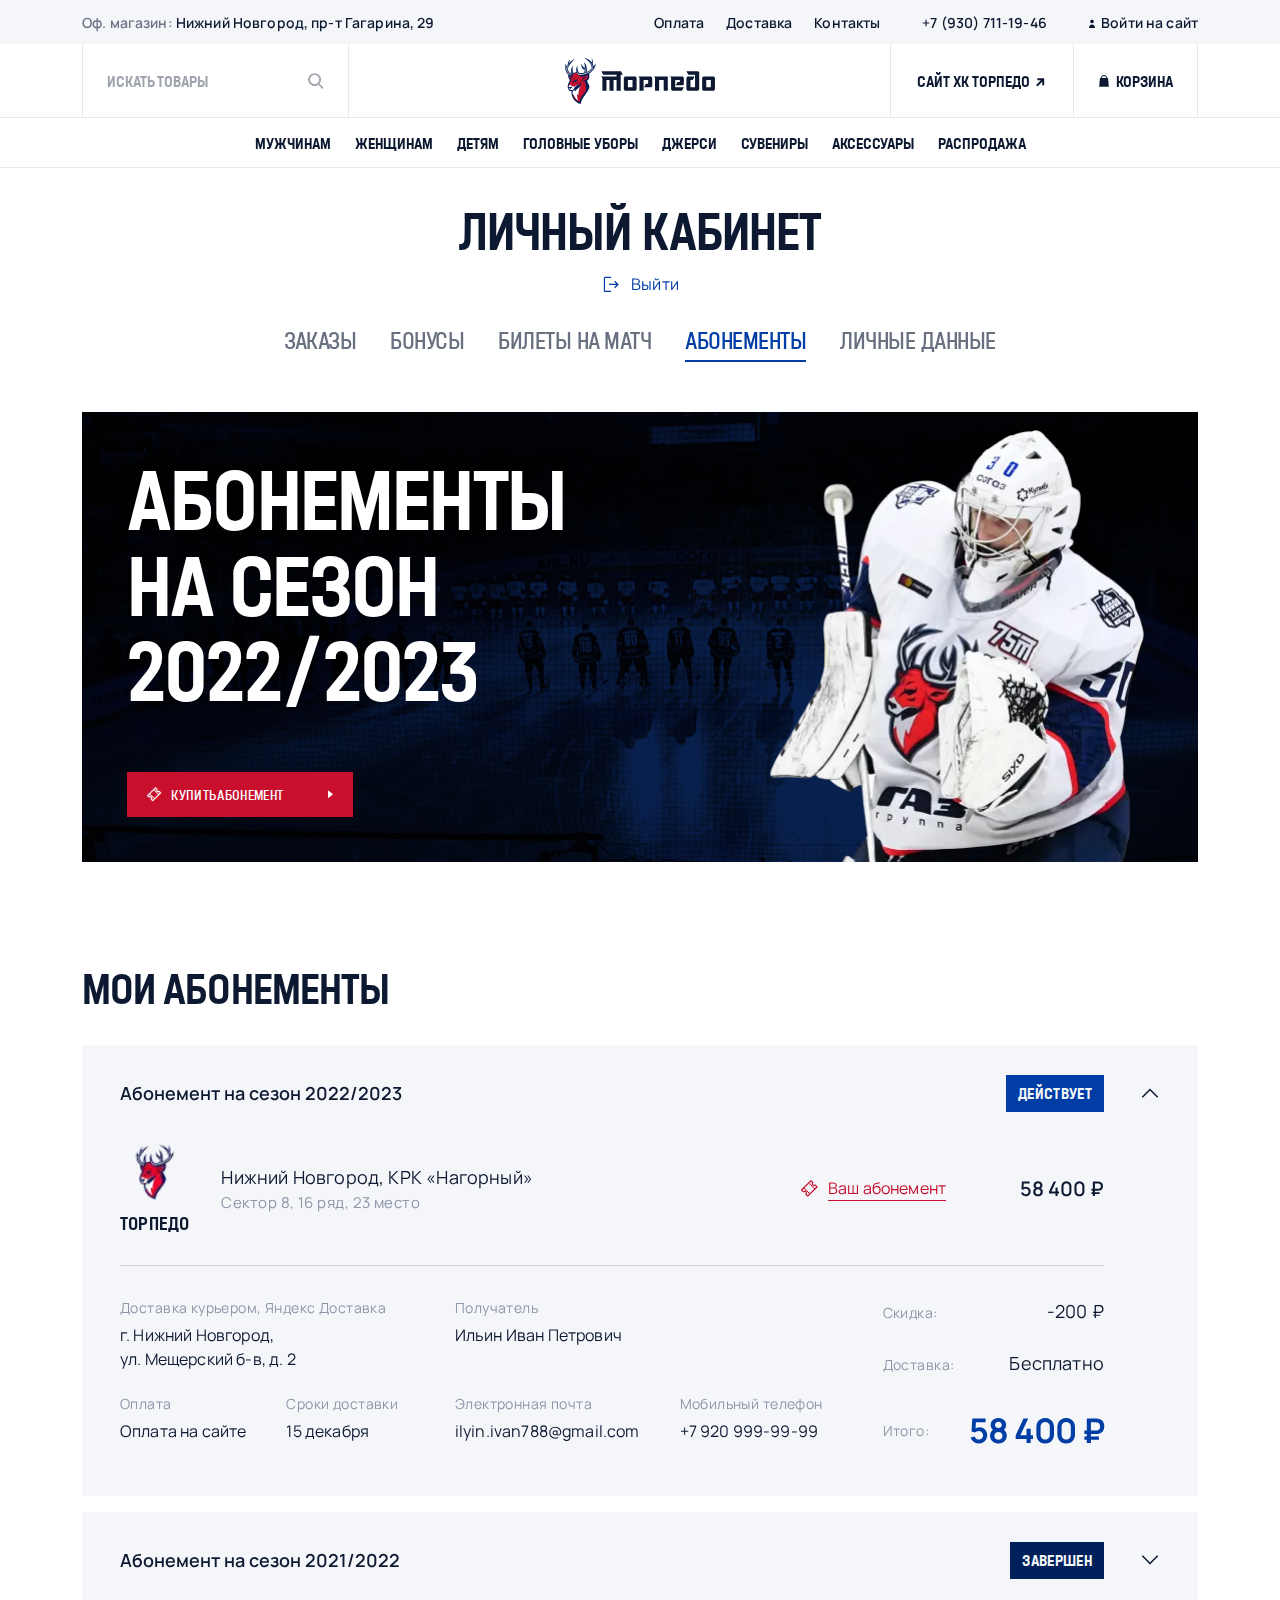
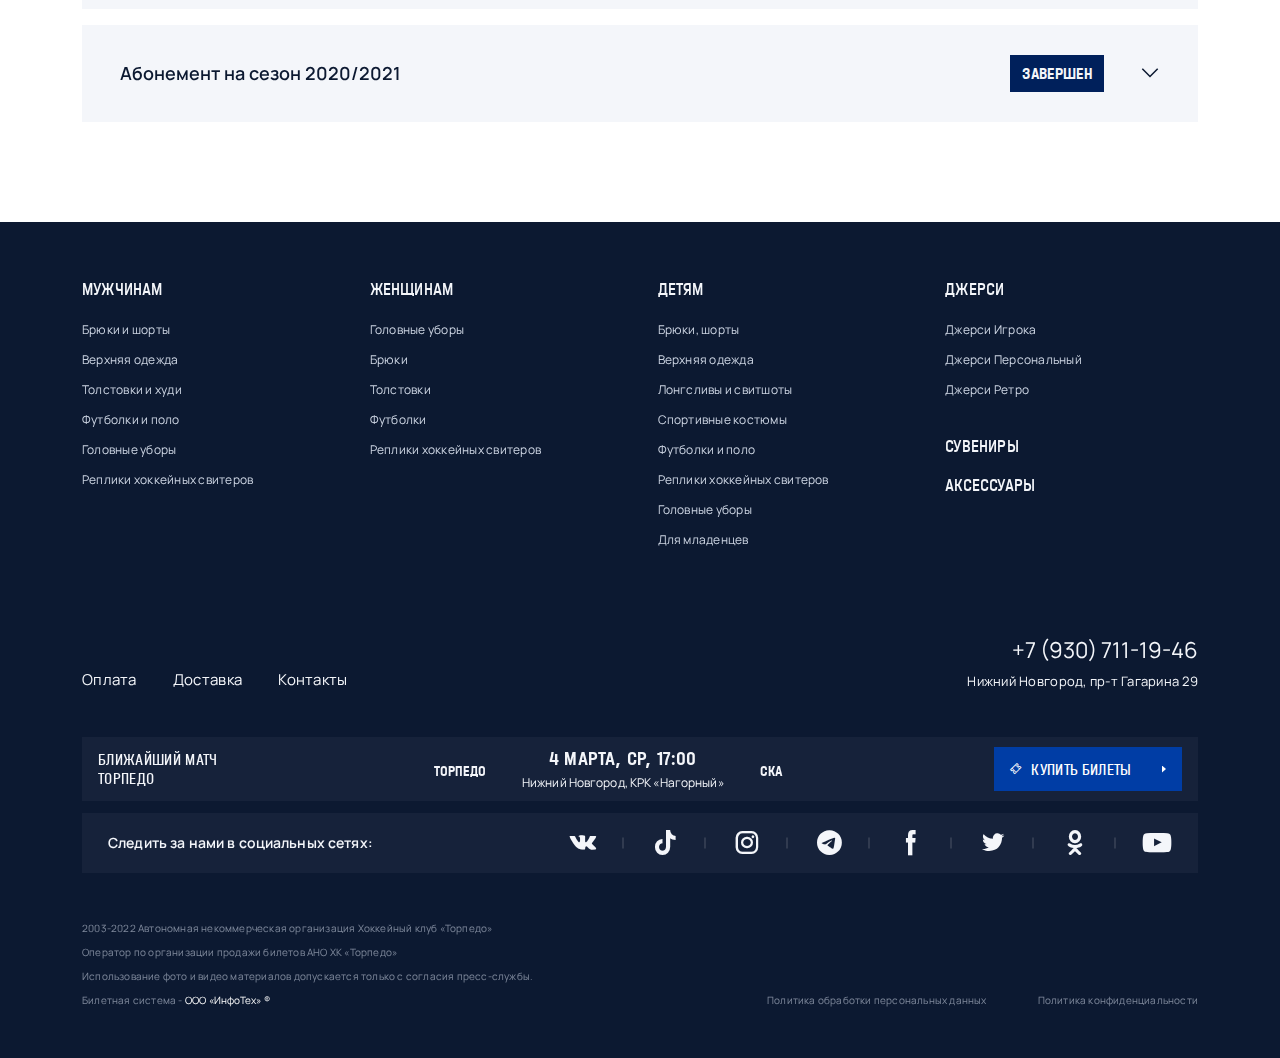
<file: LK/office-season-tickets.html>
<!DOCTYPE html>
<html class="no-js" lang="ru">
  <head>
    <meta charset="utf-8">
    <meta name="viewport" content="width=device-width, initial-scale=1.0, maximum-scale=1.0">
    <meta name="format-detection" content="telephone=no">
    <title>Личный кабинет — Абонементы :: Torpedo Shop</title>
    <!--
    link(rel="apple-touch-icon" sizes="180x180" href="assets/apple-touch-icon.png")
    link(rel="icon" type="image/png" sizes="32x32" href="assets/favicon-32x32.png")
    link(rel="icon" type="image/png" sizes="16x16" href="assets/favicon-16x16.png")
    link(rel="manifest" href="assets/site.webmanifest")
    link(rel="mask-icon" href="assets/safari-pinned-tab.svg" color="#ffffff")
    link(rel="shortcut icon" href="assets/favicon.ico")
    meta(name="msapplication-TileColor" content="#ffffff")
    meta(name="msapplication-config" content="assets/browserconfig.xml")
    meta(name="theme-color" content="#ffffff")
    
    -->
    <!--
    meta(name="description" content="Description")
    meta(property="og:url" content="https://")
    meta(property="og:type" content="website")
    meta(property="og:title" content=pagetitle)
    meta(property="twitter:title" content=pagetitle)
    meta(property="og:description" content="description")
    meta(property="twitter:description" content="description")
    meta(property="og:image" content="assets/share.png")
    
    -->
    <link rel="preconnect" href="https://fonts.googleapis.com">
  </head>
  <body class="body">
    <header class="header">
      <div class="header__head">
        <div class="header__head__inner">
          <div class="header__head__left"><span class="header__head__muted">Оф. магазин: </span>Нижний Новгород, пр-т Гагарина, 29</div>
          <div class="header__head__right">
            <div class="header__head__menu"> <a class="header__head__link" href="#">Оплата</a><a class="header__head__link" href="#">Доставка</a><a class="header__head__link" href="#">Контакты</a></div><a class="header__head__link" href="tel:+79307111946">+7 (930) 711-19-46</a>
            <button class="js-popup header__head__link" data-href="#login"> <i class="icon-user"> </i>Войти на сайт</button>
          </div>
        </div>
      </div>
      <div class="header__main">
        <div class="header__main__container">
          <div class="header__main__inner">
            <button class="header__main__toggler js-menu-toggler">
                  <svg class="svgsprite _hockey-stick-icon">
                    <use xlink:href="assets/img/sprites/svgsprites.svg#hockey-stick-icon"></use>
                  </svg>
                  <svg class="svgsprite _hockey-stick-icon">
                    <use xlink:href="assets/img/sprites/svgsprites.svg#hockey-stick-icon"></use>
                  </svg>
            </button>
            <form class="header__main__search js-header-search">
              <input class="header__main__search__input" placeholder="Искать товары"><i class="icon-search"></i>
            </form><a class="header__main__logo" href="index.html"><img src="assets/img/logo.svg" alt=""></a>
            <div class="header__main__btns"><a class="header__main__btn _site" href="#"><span class="header__main__btn__inner">Сайт ХК торпедо<i class="icon-link-arrow"></i></span></a><a class="header__main__btn _fav" href="#"><i class="icon-star-filled"> </i><span class="header__main__btn__inner">Избранное</span></a><a class="header__main__btn" href="#"><i class="icon-basket"></i><span class="header__main__btn__inner">Корзина</span></a>
              <div class="header__main__btns__incart js-incart">
                <div class="header-incart">
                  <div class="header-incart__h">Товар в корзине</div>
                  <div class="header-incart__content">
                    <div class="header-incart__photo">
                      <div class="header-incart__picture-wrapper">
                        <picture class="header-incart__picture"> 
                          <source type="image/webp" src="assets/img/catalog/1.webp"><img src="assets/img/catalog/1.png" alt="">
                        </picture>
                      </div>
                    </div>
                    <div class="header-incart__product">
                      <div class="header-incart__product__cat">Хоккейный свитер </div>
                      <div class="header-incart__product__h">ХК Торпедо НН сине‑белый</div>
                      <div class="header-incart__product__price">43 800 ₽</div>
                      <div class="header-incart__product__text">XS (RU 40/42)</div>
                    </div>
                  </div><a class="btn _arrow header-incart__btn" href="#">Оформить заказ</a>
                </div>
              </div>
            </div>
          </div>
        </div>
      </div>
      <nav class="header__nav">
        <div class="header__nav__cnt">
          <ul class="header__nav__inner">
            <li class="header__nav__item js-header-nav"><a class="header__nav__link" href="#">Мужчинам</a>
                  <div class="header-dropdown">
                    <h4 class="header-dropdown__h">Мужчинам</h4>
                    <div class="header-dropdown__list"><a class="header-dropdown__item" href="#"><span class="header-dropdown__item__picture-wrapper">
                          <picture class="header-dropdown__item__picture"> 
                            <source type="image/webp" data-srcset="assets/img/catalog/header-1.webp" src="assets/img/dot.webp"><img class="lazyload lazypreload" data-src="assets/img/catalog/header-1.png" src="assets/img/dot.png" alt="">
                          </picture></span><span class="header-dropdown__item__h">Верхняя одежда</span><span class="header-dropdown__item__muted">11 моделей</span></a><a class="header-dropdown__item" href="#"><span class="header-dropdown__item__picture-wrapper">
                          <picture class="header-dropdown__item__picture"> 
                            <source type="image/webp" data-srcset="assets/img/catalog/header-2.webp" src="assets/img/dot.webp"><img class="lazyload lazypreload" data-src="assets/img/catalog/header-2.png" src="assets/img/dot.png" alt="">
                          </picture></span><span class="header-dropdown__item__h">Футболки и поло</span><span class="header-dropdown__item__muted">16 моделей</span></a><a class="header-dropdown__item" href="#"><span class="header-dropdown__item__picture-wrapper">
                          <picture class="header-dropdown__item__picture"> 
                            <source type="image/webp" data-srcset="assets/img/catalog/header-3.webp" src="assets/img/dot.webp"><img class="lazyload lazypreload" data-src="assets/img/catalog/header-3.png" src="assets/img/dot.png" alt="">
                          </picture></span><span class="header-dropdown__item__h">Головные уборы</span><span class="header-dropdown__item__muted">15 моделей</span></a><a class="header-dropdown__item" href="#"><span class="header-dropdown__item__picture-wrapper">
                          <picture class="header-dropdown__item__picture"> 
                            <source type="image/webp" data-srcset="assets/img/catalog/header-1.webp" src="assets/img/dot.webp"><img class="lazyload lazypreload" data-src="assets/img/catalog/header-1.png" src="assets/img/dot.png" alt="">
                          </picture></span><span class="header-dropdown__item__h">Толстовки и худи</span><span class="header-dropdown__item__muted">12 моделей</span></a><a class="header-dropdown__item" href="#"><span class="header-dropdown__item__picture-wrapper">
                          <picture class="header-dropdown__item__picture"> 
                            <source type="image/webp" data-srcset="assets/img/catalog/header-4.webp" src="assets/img/dot.webp"><img class="lazyload lazypreload" data-src="assets/img/catalog/header-4.png" src="assets/img/dot.png" alt="">
                          </picture></span><span class="header-dropdown__item__h">Реплики хоккейных свитеров</span><span class="header-dropdown__item__muted">11 моделей</span></a><a class="header-dropdown__item" href="#"><span class="header-dropdown__item__picture-wrapper">
                          <picture class="header-dropdown__item__picture"> 
                            <source type="image/webp" data-srcset="assets/img/catalog/header-5.webp" src="assets/img/dot.webp"><img class="lazyload lazypreload" data-src="assets/img/catalog/header-5.png" src="assets/img/dot.png" alt="">
                          </picture></span><span class="header-dropdown__item__h">Брюки и шорты</span><span class="header-dropdown__item__muted">6 моделей</span></a></div><a class="header-dropdown__more" href="#">Вся атрибутика для мужчин</a>
                  </div>
            </li>
            <li class="header__nav__item"><a class="header__nav__link" href="#">Женщинам</a></li>
            <li class="header__nav__item js-header-nav"><a class="header__nav__link" href="#">Детям</a>
                  <div class="header-dropdown">
                    <h4 class="header-dropdown__h">Детям</h4>
                    <div class="header-dropdown__list"><a class="header-dropdown__item" href="#"><span class="header-dropdown__item__picture-wrapper">
                          <picture class="header-dropdown__item__picture"> 
                            <source type="image/webp" data-srcset="assets/img/catalog/header-1.webp" src="assets/img/dot.webp"><img class="lazyload lazypreload" data-src="assets/img/catalog/header-1.png" src="assets/img/dot.png" alt="">
                          </picture></span><span class="header-dropdown__item__h">Верхняя одежда</span><span class="header-dropdown__item__muted">11 моделей</span></a><a class="header-dropdown__item" href="#"><span class="header-dropdown__item__picture-wrapper">
                          <picture class="header-dropdown__item__picture"> 
                            <source type="image/webp" data-srcset="assets/img/catalog/header-2.webp" src="assets/img/dot.webp"><img class="lazyload lazypreload" data-src="assets/img/catalog/header-2.png" src="assets/img/dot.png" alt="">
                          </picture></span><span class="header-dropdown__item__h">Футболки и поло</span><span class="header-dropdown__item__muted">16 моделей</span></a><a class="header-dropdown__item" href="#"><span class="header-dropdown__item__picture-wrapper">
                          <picture class="header-dropdown__item__picture"> 
                            <source type="image/webp" data-srcset="assets/img/catalog/header-3.webp" src="assets/img/dot.webp"><img class="lazyload lazypreload" data-src="assets/img/catalog/header-3.png" src="assets/img/dot.png" alt="">
                          </picture></span><span class="header-dropdown__item__h">Головные уборы</span><span class="header-dropdown__item__muted">15 моделей</span></a><a class="header-dropdown__item" href="#"><span class="header-dropdown__item__picture-wrapper">
                          <picture class="header-dropdown__item__picture"> 
                            <source type="image/webp" data-srcset="assets/img/catalog/header-1.webp" src="assets/img/dot.webp"><img class="lazyload lazypreload" data-src="assets/img/catalog/header-1.png" src="assets/img/dot.png" alt="">
                          </picture></span><span class="header-dropdown__item__h">Толстовки и худи</span><span class="header-dropdown__item__muted">12 моделей</span></a><a class="header-dropdown__item" href="#"><span class="header-dropdown__item__picture-wrapper">
                          <picture class="header-dropdown__item__picture"> 
                            <source type="image/webp" data-srcset="assets/img/catalog/header-4.webp" src="assets/img/dot.webp"><img class="lazyload lazypreload" data-src="assets/img/catalog/header-4.png" src="assets/img/dot.png" alt="">
                          </picture></span><span class="header-dropdown__item__h">Реплики хоккейных свитеров</span><span class="header-dropdown__item__muted">11 моделей</span></a><a class="header-dropdown__item" href="#"><span class="header-dropdown__item__picture-wrapper">
                          <picture class="header-dropdown__item__picture"> 
                            <source type="image/webp" data-srcset="assets/img/catalog/header-5.webp" src="assets/img/dot.webp"><img class="lazyload lazypreload" data-src="assets/img/catalog/header-5.png" src="assets/img/dot.png" alt="">
                          </picture></span><span class="header-dropdown__item__h">Брюки и шорты</span><span class="header-dropdown__item__muted">6 моделей</span></a></div><a class="header-dropdown__more" href="#">Вся атрибутика для мужчин</a>
                  </div>
            </li>
            <li class="header__nav__item"><a class="header__nav__link" href="#">Головные уборы</a></li>
            <li class="header__nav__item"><a class="header__nav__link" href="#">Джерси</a></li>
            <li class="header__nav__item"><a class="header__nav__link" href="#">Сувениры</a></li>
            <li class="header__nav__item"><a class="header__nav__link" href="#">Аксессуары</a></li>
            <li class="header__nav__item"><a class="header__nav__link" href="#">Распродажа</a></li>
          </ul>
        </div>
      </nav>
    </header>
    <div class="menu js-menu"> 
      <div class="menu__head">
        <button class="js-popup menu__btn" data-href="#login"> <i class="icon-user"></i>Войти на сайт</button>
        <form class="menu__search">
          <input class="menu__search__input" placeholder="Искать товары"><i class="icon-search"></i>
        </form>
      </div>
      <ul class="menu__cats">
        <li class="menu__cats__item _sub js-menu-sub"><a class="menu__cats__link" href="#">Мужчинам</a>
              <div class="menu-dropdown">
                <div class="menu-dropdown__head">
                  <button class="menu-dropdown__btn js-menu-sub-close"><i class="icon-menu-back"></i></button>
                  <div class="menu-dropdown__h">Мужчинам</div>
                </div>
                <div class="menu-dropdown__list"><a class="menu-dropdown__list__link" href="#">Брюки и шорты</a><a class="menu-dropdown__list__link" href="#">Верхняя одежда</a><a class="menu-dropdown__list__link" href="#">Толстовки и худи</a><a class="menu-dropdown__list__link" href="#">Футболки и поло</a><a class="menu-dropdown__list__link" href="#">Головные уборы</a><a class="menu-dropdown__list__link" href="#">Реплики хоккейных свитеров</a></div>
              </div>
        </li>
        <li class="menu__cats__item _sub js-menu-sub"><a class="menu__cats__link" href="#">Женщинам</a>
              <div class="menu-dropdown">
                <div class="menu-dropdown__head">
                  <button class="menu-dropdown__btn js-menu-sub-close"><i class="icon-menu-back"></i></button>
                  <div class="menu-dropdown__h">Женщинам</div>
                </div>
                <div class="menu-dropdown__list"><a class="menu-dropdown__list__link" href="#">Брюки и шорты</a><a class="menu-dropdown__list__link" href="#">Верхняя одежда</a><a class="menu-dropdown__list__link" href="#">Толстовки и худи</a><a class="menu-dropdown__list__link" href="#">Футболки и поло</a><a class="menu-dropdown__list__link" href="#">Головные уборы</a><a class="menu-dropdown__list__link" href="#">Реплики хоккейных свитеров</a></div>
              </div>
        </li>
        <li class="menu__cats__item _sub js-menu-sub"><a class="menu__cats__link" href="#">Детям</a>
              <div class="menu-dropdown">
                <div class="menu-dropdown__head">
                  <button class="menu-dropdown__btn js-menu-sub-close"><i class="icon-menu-back"></i></button>
                  <div class="menu-dropdown__h">Детям</div>
                </div>
                <div class="menu-dropdown__list"><a class="menu-dropdown__list__link" href="#">Брюки и шорты</a><a class="menu-dropdown__list__link" href="#">Верхняя одежда</a><a class="menu-dropdown__list__link" href="#">Толстовки и худи</a><a class="menu-dropdown__list__link" href="#">Футболки и поло</a><a class="menu-dropdown__list__link" href="#">Головные уборы</a><a class="menu-dropdown__list__link" href="#">Реплики хоккейных свитеров</a></div>
              </div>
        </li>
        <li class="menu__cats__item"><a class="menu__cats__link" href="#">Головные уборы</a></li>
        <li class="menu__cats__item"><a class="menu__cats__link" href="#">Джерси</a></li>
        <li class="menu__cats__item"><a class="menu__cats__link" href="#">Сувениры</a></li>
        <li class="menu__cats__item"><a class="menu__cats__link" href="#">Аксессуары</a></li>
        <li class="menu__cats__item"><a class="menu__cats__link" href="#">Распродажа</a></li>
      </ul>
      <div class="menu__nav"><a class="menu__nav__link _site" href="#">Сайт ХК торпедо<i class="icon-link-arrow-light"></i></a><a class="menu__nav__link" href="#">Оплата</a><a class="menu__nav__link" href="#">Доставка</a><a class="menu__nav__link" href="#">Контакты</a></div>
      <p class="menu__address"><span class="menu__address__small">Мы находимся по адресу:</span>Нижний Новгород, пр‑т Гагарина, 29</p>
      <p class="menu__phone"><span class="menu__address__small">Телефон:</span><a href="tel:+79307111946">+7 (930) 711-19-46</a></p>
      <div class="menu__rte"> 
        <p>2003-2022 Автономная некоммерческая организация Хоккейный клуб «Торпедо»</p>
        <p>Оператор по организации продажи билетов АНО ХК «Торпедо»</p>
        <p>Использование фото и видео материалов допускается только с согласия пресс-службы.</p>
        <p>Билетная система - ООО «ИнфоТех» ®</p>
      </div>
      <div class="menu__policy"><a href="#">Политика обработки персональных данных</a><a href="#">Политика конфиденциальности</a></div>
    </div>
    <div class="content">
      <div class="container">
        <div class="office-header">
          <h1 class="h1">Личный кабинет</h1><a class="office-header__logout" href="#"><i class="icon-logout"></i>Выйти</a>
          <div class="office-header__nav">
            <div class="office-header__nav__inner js-office-header"><a class="office-header__nav__link" href="office-orders.html">Заказы</a><a class="office-header__nav__link" href="office-bonuses.html">Бонусы</a><a class="office-header__nav__link" href="office-tickets.html">Билеты на матч</a><a class="_active office-header__nav__link" href="office-season-tickets.html">Абонементы</a><a class="office-header__nav__link" href="office-profile.html">Личные данные</a>
            </div>
          </div>
        </div>
      </div>
      <div class="container">
        <div class="block">
          <div class="ticket-promo">
            <picture class="ticket-promo__bg"> 
              <source media="(min-width:1600px)" type="image/webp" data-srcset="assets/img/promo/season-bg-xl.webp" srcset="assets/img/dot.webp">
              <source media="(min-width:1280px)" type="image/webp" data-srcset="assets/img/promo/season-bg-lg.webp" srcset="assets/img/dot.webp">
              <source media="(min-width:768px)" type="image/webp" data-srcset="assets/img/promo/season-bg-md.webp" srcset="assets/img/dot.webp">
              <source type="image/webp" data-srcset="assets/img/promo/season-bg-sm.webp" srcset="assets/img/dot.webp">
              <source media="(min-width:1600px)" data-srcset="assets/img/promo/season-bg-xl.png" srcset="assets/img/dot.png">
              <source media="(min-width:1280px)" data-srcset="assets/img/promo/season-bg-lg.png" srcset="assets/img/dot.png">
              <source media="(min-width:768px)" data-srcset="assets/img/promo/season-bg-md.png" srcset="assets/img/dot.png"><img class="lazyload" data-src="assets/img/promo/season-bg-sm.png" src="assets/img/dot.png" alt="">
            </picture>
            <picture class="ticket-promo__fg"> 
              <source media="(min-width:1600px)" type="image/webp" data-srcset="assets/img/promo/season-xl.webp" srcset="assets/img/dot.webp">
              <source media="(min-width:1280px)" type="image/webp" data-srcset="assets/img/promo/season-lg.webp" srcset="assets/img/dot.webp">
              <source type="image/webp" data-srcset="assets/img/promo/season-md.webp" srcset="assets/img/dot.webp">
              <source media="(min-width:1600px)" data-srcset="assets/img/promo/season-xl.png" srcset="assets/img/dot.png">
              <source media="(min-width:1280px)" data-srcset="assets/img/promo/season-lg.png" srcset="assets/img/dot.png"><img class="lazyload" data-src="assets/img/promo/season-md.png" src="assets/img/dot.png" alt="">
            </picture>
            <div class="ticket-promo__inner">Абонементы <br>на сезон <br>2022/2023<a class="btn _arrow ticket-promo__btn" href="#"><i class="icon-ticket"> </i>Купить абонемент</a></div>
          </div>
        </div>
        <div class="block">
          <h4 class="h4">Мои абонементы</h4>
          <div class="office-slide-list">
            <div class="office-slide js-office-slide _opened">
              <div class="office-slide__header">
                <p class="office-slide__header__h">Абонемент на сезон 2022/2023
                </p><span class="office-slide__header__status _progress">Действует</span>
                <button class="office-slide__header__btn js-office-slide__toggler">
                      <svg class="svgsprite _slide-arrow">
                        <use xlink:href="assets/img/sprites/svgsprites.svg#slide-arrow"></use>
                      </svg>
                </button>
              </div>
              <div class="office-slide__content js-office-slide__content">
                <div class="office-season">
                  <div class="office-season__team">
                    <picture class="office-season__team__picture">
                      <source type="image/webp" data-srcset="assets/img/teams/torpedo.webp" srcset="assets/img/dot.webp"><img class="lazyload" data-src="assets/img/teams/torpedo.png" src="assets/img/dot.png" alt="">
                    </picture>
                    <div class="office-season__team__text">Торпедо</div>
                  </div>
                  <div class="office-season__content">
                    <div class="office-season__info">
                      <div class="office-season__h">Нижний Новгород, КРК  «Нагорный»</div>
                      <div class="office-season__cat">Сектор 8, 16 ряд, 23 место</div>
                    </div>
                    <div class="office-season__ticket"><a class="ticket-link" href="#"> <i class="icon-ticket"></i><span class="ticket-link__inner">Ваш абонемент</span></a></div>
                    <div class="office-season__price">58 400 ₽</div>
                  </div>
                </div>
                <div class="office-slide__info">
                  <div class="office-slide__info__section">
                    <div class="office-slide__info__row"><span class="office-slide__info__dt">Доставка курьером, Яндекс Доставка</span><span class="office-slide__info__dd">г. Нижний Новгород, ул. Мещерский б-в, д. 2</span></div>
                    <div class="office-slide__info__row"><span class="office-slide__info__dt">Оплата</span><span class="office-slide__info__dd">Оплата на сайте</span></div>
                    <div class="office-slide__info__row"><span class="office-slide__info__dt">Сроки доставки</span><span class="office-slide__info__dd">15 декабря</span></div>
                  </div>
                  <div class="office-slide__info__section">
                    <div class="office-slide__info__row"><span class="office-slide__info__dt">Получатель</span><span class="office-slide__info__dd">Ильин Иван Петрович</span></div>
                    <div class="office-slide__info__row"><span class="office-slide__info__dt">Электронная почта</span><span class="office-slide__info__dd">ilyin.ivan788@gmail.com</span></div>
                    <div class="office-slide__info__row"><span class="office-slide__info__dt">Мобильный телефон</span><span class="office-slide__info__dd">+7 920 999-99-99</span></div>
                  </div>
                  <div class="office-slide__info__section _price">
                    <div class="office-slide__info__row _price"><span class="office-slide__info__dt">Скидка:</span><span class="office-slide__info__dd">-200 ₽</span></div>
                    <div class="office-slide__info__row _price"><span class="office-slide__info__dt">Доставка:</span><span class="office-slide__info__dd">Бесплатно</span></div>
                    <div class="office-slide__info__row _price _total"><span class="office-slide__info__dt">Итого:</span><span class="office-slide__info__dd">58 400 ₽</span></div>
                  </div>
                </div>
              </div>
            </div>
            <div class="office-slide js-office-slide">
              <div class="office-slide__header">
                <p class="office-slide__header__h">Абонемент на сезон 2021/2022
                </p><span class="office-slide__header__status _finished">Завершен</span>
                <button class="office-slide__header__btn js-office-slide__toggler">
                      <svg class="svgsprite _slide-arrow">
                        <use xlink:href="assets/img/sprites/svgsprites.svg#slide-arrow"></use>
                      </svg>
                </button>
              </div>
              <div class="office-slide__content js-office-slide__content">
                <div class="office-season">
                  <div class="office-season__team">
                    <picture class="office-season__team__picture">
                      <source type="image/webp" data-srcset="assets/img/teams/torpedo.webp" srcset="assets/img/dot.webp"><img class="lazyload" data-src="assets/img/teams/torpedo.png" src="assets/img/dot.png" alt="">
                    </picture>
                    <div class="office-season__team__text">Торпедо</div>
                  </div>
                  <div class="office-season__content">
                    <div class="office-season__info">
                      <div class="office-season__h">Нижний Новгород, КРК  «Нагорный»</div>
                      <div class="office-season__cat">Сектор 8, 16 ряд, 23 место</div>
                    </div>
                    <div class="office-season__ticket"><a class="ticket-link" href="#"> <i class="icon-ticket"></i><span class="ticket-link__inner">Ваш абонемент</span></a></div>
                    <div class="office-season__price">58 400 ₽</div>
                  </div>
                </div>
                <div class="office-slide__info">
                  <div class="office-slide__info__section">
                    <div class="office-slide__info__row"><span class="office-slide__info__dt">Доставка курьером, Яндекс Доставка</span><span class="office-slide__info__dd">г. Нижний Новгород, ул. Мещерский б-в, д. 2</span></div>
                    <div class="office-slide__info__row"><span class="office-slide__info__dt">Оплата</span><span class="office-slide__info__dd">Оплата на сайте</span></div>
                    <div class="office-slide__info__row"><span class="office-slide__info__dt">Сроки доставки</span><span class="office-slide__info__dd">15 декабря</span></div>
                  </div>
                  <div class="office-slide__info__section">
                    <div class="office-slide__info__row"><span class="office-slide__info__dt">Получатель</span><span class="office-slide__info__dd">Ильин Иван Петрович</span></div>
                    <div class="office-slide__info__row"><span class="office-slide__info__dt">Электронная почта</span><span class="office-slide__info__dd">ilyin.ivan788@gmail.com</span></div>
                    <div class="office-slide__info__row"><span class="office-slide__info__dt">Мобильный телефон</span><span class="office-slide__info__dd">+7 920 999-99-99</span></div>
                  </div>
                  <div class="office-slide__info__section _price">
                    <div class="office-slide__info__row _price"><span class="office-slide__info__dt">Скидка:</span><span class="office-slide__info__dd">-200 ₽</span></div>
                    <div class="office-slide__info__row _price"><span class="office-slide__info__dt">Доставка:</span><span class="office-slide__info__dd">Бесплатно</span></div>
                    <div class="office-slide__info__row _price _total"><span class="office-slide__info__dt">Итого:</span><span class="office-slide__info__dd">58 400 ₽</span></div>
                  </div>
                </div>
              </div>
            </div>
            <div class="office-slide js-office-slide">
              <div class="office-slide__header">
                <p class="office-slide__header__h">Абонемент на сезон 2020/2021
                </p><span class="office-slide__header__status _finished">Завершен</span>
                <button class="office-slide__header__btn js-office-slide__toggler">
                      <svg class="svgsprite _slide-arrow">
                        <use xlink:href="assets/img/sprites/svgsprites.svg#slide-arrow"></use>
                      </svg>
                </button>
              </div>
              <div class="office-slide__content js-office-slide__content">
                <div class="office-season">
                  <div class="office-season__team">
                    <picture class="office-season__team__picture">
                      <source type="image/webp" data-srcset="assets/img/teams/torpedo.webp" srcset="assets/img/dot.webp"><img class="lazyload" data-src="assets/img/teams/torpedo.png" src="assets/img/dot.png" alt="">
                    </picture>
                    <div class="office-season__team__text">Торпедо</div>
                  </div>
                  <div class="office-season__content">
                    <div class="office-season__info">
                      <div class="office-season__h">Нижний Новгород, КРК  «Нагорный»</div>
                      <div class="office-season__cat">Сектор 8, 16 ряд, 23 место</div>
                    </div>
                    <div class="office-season__ticket"><a class="ticket-link" href="#"> <i class="icon-ticket"></i><span class="ticket-link__inner">Ваш абонемент</span></a></div>
                    <div class="office-season__price">58 400 ₽</div>
                  </div>
                </div>
                <div class="office-slide__info">
                  <div class="office-slide__info__section">
                    <div class="office-slide__info__row"><span class="office-slide__info__dt">Доставка курьером, Яндекс Доставка</span><span class="office-slide__info__dd">г. Нижний Новгород, ул. Мещерский б-в, д. 2</span></div>
                    <div class="office-slide__info__row"><span class="office-slide__info__dt">Оплата</span><span class="office-slide__info__dd">Оплата на сайте</span></div>
                    <div class="office-slide__info__row"><span class="office-slide__info__dt">Сроки доставки</span><span class="office-slide__info__dd">15 декабря</span></div>
                  </div>
                  <div class="office-slide__info__section">
                    <div class="office-slide__info__row"><span class="office-slide__info__dt">Получатель</span><span class="office-slide__info__dd">Ильин Иван Петрович</span></div>
                    <div class="office-slide__info__row"><span class="office-slide__info__dt">Электронная почта</span><span class="office-slide__info__dd">ilyin.ivan788@gmail.com</span></div>
                    <div class="office-slide__info__row"><span class="office-slide__info__dt">Мобильный телефон</span><span class="office-slide__info__dd">+7 920 999-99-99</span></div>
                  </div>
                  <div class="office-slide__info__section _price">
                    <div class="office-slide__info__row _price"><span class="office-slide__info__dt">Скидка:</span><span class="office-slide__info__dd">-200 ₽</span></div>
                    <div class="office-slide__info__row _price"><span class="office-slide__info__dt">Доставка:</span><span class="office-slide__info__dd">Бесплатно</span></div>
                    <div class="office-slide__info__row _price _total"><span class="office-slide__info__dt">Итого:</span><span class="office-slide__info__dd">58 400 ₽</span></div>
                  </div>
                </div>
              </div>
            </div>
          </div>
        </div>
      </div>
    </div>
    <footer class="footer">
      <div class="container">
        <nav class="footer__nav">
          <div class="footer__menu"> <a class="footer__menu__link" href="#">Мужчинам</a>
            <div class="footer__menu-sub"><a class="footer__menu-sub__link" href="#">Брюки и шорты</a><a class="footer__menu-sub__link" href="#">Верхняя одежда</a><a class="footer__menu-sub__link" href="#">Толстовки и худи</a><a class="footer__menu-sub__link" href="#">Футболки и поло</a><a class="footer__menu-sub__link" href="#">Головные уборы</a><a class="footer__menu-sub__link" href="#">Реплики хоккейных свитеров</a>
            </div>
          </div>
          <div class="footer__menu"> <a class="footer__menu__link" href="#">Женщинам</a>
            <div class="footer__menu-sub"><a class="footer__menu-sub__link" href="#">Головные уборы</a><a class="footer__menu-sub__link" href="#">Брюки</a><a class="footer__menu-sub__link" href="#">Толстовки</a><a class="footer__menu-sub__link" href="#">Футболки</a><a class="footer__menu-sub__link" href="#">Реплики хоккейных свитеров</a>
            </div>
          </div>
          <div class="footer__menu"> <a class="footer__menu__link" href="#">Детям</a>
            <div class="footer__menu-sub"><a class="footer__menu-sub__link" href="#">Брюки, шорты</a><a class="footer__menu-sub__link" href="#">Верхняя одежда</a><a class="footer__menu-sub__link" href="#">Лонгсливы и свитшоты</a><a class="footer__menu-sub__link" href="#">Спортивные костюмы</a><a class="footer__menu-sub__link" href="#">Футболки и поло</a><a class="footer__menu-sub__link" href="#">Реплики хоккейных свитеров</a><a class="footer__menu-sub__link" href="#">Головные уборы</a><a class="footer__menu-sub__link" href="#">Для младенцев</a>
            </div>
          </div>
          <div class="footer__menu"> <a class="footer__menu__link" href="#">Джерси</a>
            <div class="footer__menu-sub"><a class="footer__menu-sub__link" href="#">Джерси Игрока</a><a class="footer__menu-sub__link" href="#">Джерси Персональный</a><a class="footer__menu-sub__link" href="#">Джерси Ретро</a>
            </div><a class="footer__menu__link" href="#">Сувениры</a><a class="footer__menu__link" href="#">Аксессуары</a>
          </div>
        </nav>
        <div class="footer__contacts"> 
          <div class="footer__contacts__left"><a class="footer__contacts__link" href="#">Оплата</a><a class="footer__contacts__link" href="#">Доставка</a><a class="footer__contacts__link" href="#">Контакты</a></div>
          <div class="footer__contacts__right"><a class="footer__contacts__phone" href="tel:+79307111946">+7 (930) 711-19-46</a><span class="footer__contacts__address">Нижний Новгород, пр-т Гагарина 29</span></div>
        </div>
        <div class="footer__notice"><span class="footer__notice__h">Ближайший матч Торпедо</span><span class="footer__notice__content"><span class="footer__notice__team"><img class="lazyload footer__notice__team__logo" data-src="assets/img/teams/torpedo.svg" src="assets/img/dot.svg" alt="">Торпедо</span><span class="footer__notice__content__inner"> <span class="footer__notice__date">4 марта, ср, 17:00</span><span class="footer__notice__place">Нижний Новгород, КРК «Нагорный»</span></span><span class="footer__notice__team"><img class="lazyload footer__notice__team__logo" data-src="assets/img/teams/ska.svg" src="assets/img/dot.svg" alt="">СКА</span></span><a class="btn _secondary _arrow footer__notice__btn" href="#"><i class="icon-ticket"> </i>Купить билеты</a></div>
        <div class="footer__social"><span class="footer__social__text">Следить за нами в социальных сетях:</span><span class="footer__social__list"><span class="footer__social__list__item"><a class="footer__social__link" href="#" target="_blank" title="vk"><i class="icon-vk"></i></a></span><span class="footer__social__list__item"><a class="footer__social__link" href="#" target="_blank" title="tiktok"><i class="icon-tiktok"></i></a></span><span class="footer__social__list__item"><a class="footer__social__link" href="#" target="_blank" title="instagram"><i class="icon-instagram"></i></a></span><span class="footer__social__list__item"><a class="footer__social__link" href="#" target="_blank" title="telegram"><i class="icon-telegram"></i></a></span><span class="footer__social__list__item"><a class="footer__social__link" href="#" target="_blank" title="facebook"><i class="icon-facebook"></i></a></span><span class="footer__social__list__item"><a class="footer__social__link" href="#" target="_blank" title="twitter"><i class="icon-twitter"></i></a></span><span class="footer__social__list__item"><a class="footer__social__link" href="#" target="_blank" title="ok"><i class="icon-ok"></i></a></span><span class="footer__social__list__item"><a class="footer__social__link" href="#" target="_blank" title="youtube"><i class="icon-youtube"></i></a></span></span></div>
        <div class="footer__legacy">
          <div class="footer__legacy__text">
            <p>2003-2022 Автономная некоммерческая организация Хоккейный клуб «Торпедо»</p>
            <p>Оператор по организации продажи билетов АНО ХК «Торпедо»</p>
            <p>Использование фото и видео материалов допускается только с согласия пресс-службы.</p>
          </div>
          <div class="footer__legacy__foot"><span class="footer__legacy__foot__left">Билетная система - <span class="footer__legacy__accent">ООО «ИнфоТех» ®</span></span><span class="footer__legacy__foot__right"><a class="footer__legacy__link" href="#">Политика обработки персональных данных</a><a class="footer__legacy__link" href="#">Политика конфиденциальности</a></span></div>
        </div>
      </div>
    </footer>
    <div class="hidden">
      <div class="popup" id="login">
        <div class="login">
          <h3 class="login__h">Вход на сайт</h3>
          <form class="login__form">
            <div class="input">
              <input required>
              <label>Введите логин</label>
            </div>
            <div class="input">
              <input type="password" required>
              <label>Введите пароль</label>
            </div>
            <button class="btn _arrow">Войти</button>
          </form>
          <div class="login__footer">
            <button class="js-popup login__link" data-href="#reset">Я забыл пароль</button>
            <button class="js-popup login__link" data-href="#register">У меня нет аккаунта</button>
          </div>
        </div>
      </div>
      <div class="popup" id="register">
        <div class="login _register">
          <h3 class="login__h">Регистрация</h3>
          <form class="login__form">
            <div class="input">
              <input required>
              <label>Введите ваш e-mail</label>
            </div>
            <div class="input">
              <input required>
              <label>Введите логин</label>
            </div>
            <div class="input">
              <input type="password" required>
              <label>Введите пароль</label>
            </div>
            <div class="input">
              <input type="password" required>
              <label>Подтвердите пароль</label>
            </div>
            <button class="btn _arrow">Зарегистрироваться</button>
          </form>
          <div class="login__footer">
            <button class="js-popup login__link" data-href="#login">У меня уже есть аккаунт</button>
          </div>
          <div class="login__agree">Регистрируясь на сайте, вы соглашаетесь с <a href="#">политикой конфиденциальности</a></div>
        </div>
      </div>
      <div class="popup" id="reset">
        <div class="login">
          <h3 class="login__h">Восстановить пароль</h3>
          <p class="login__lead">Введите e-mail указанный при регистрации, чтобы восстановить доступ и получить ваш пароль</p>
          <form class="login__form">
            <div class="input">
              <input required>
              <label>Введите ваш e-mail</label>
            </div>
            <button class="btn _arrow">Запросить</button>
          </form>
        </div>
      </div>
    </div>
    <link rel="stylesheet" href="assets/css/common.css?v=0.0.1">
    <link rel="stylesheet" href="assets/css/office.css?v=0.0.1">
    <script>
      var appConfig = {
          /*
          mapDriver: 'yandex', // yandex or google
          mapKeyYandex: '', // yandex maps api key
          mapKeyGoogle: '', // google maps api key
          mapMarkerPath: 'assets/img/map/', // path to markers folder - your/server/asset/templates/torpedo/assets/img/map/
          incartTimeout: 5000, // header in-cart popup close timeout
          */
      }
    </script>
    <script src="assets/js/vendors~app.bundle.js"></script>
    <script src="assets/js/app.bundle.js?v=0.0.1"></script>
    <script src="assets/js/office.bundle.js?v=0.0.1"></script>
  </body>
</html>
</file>
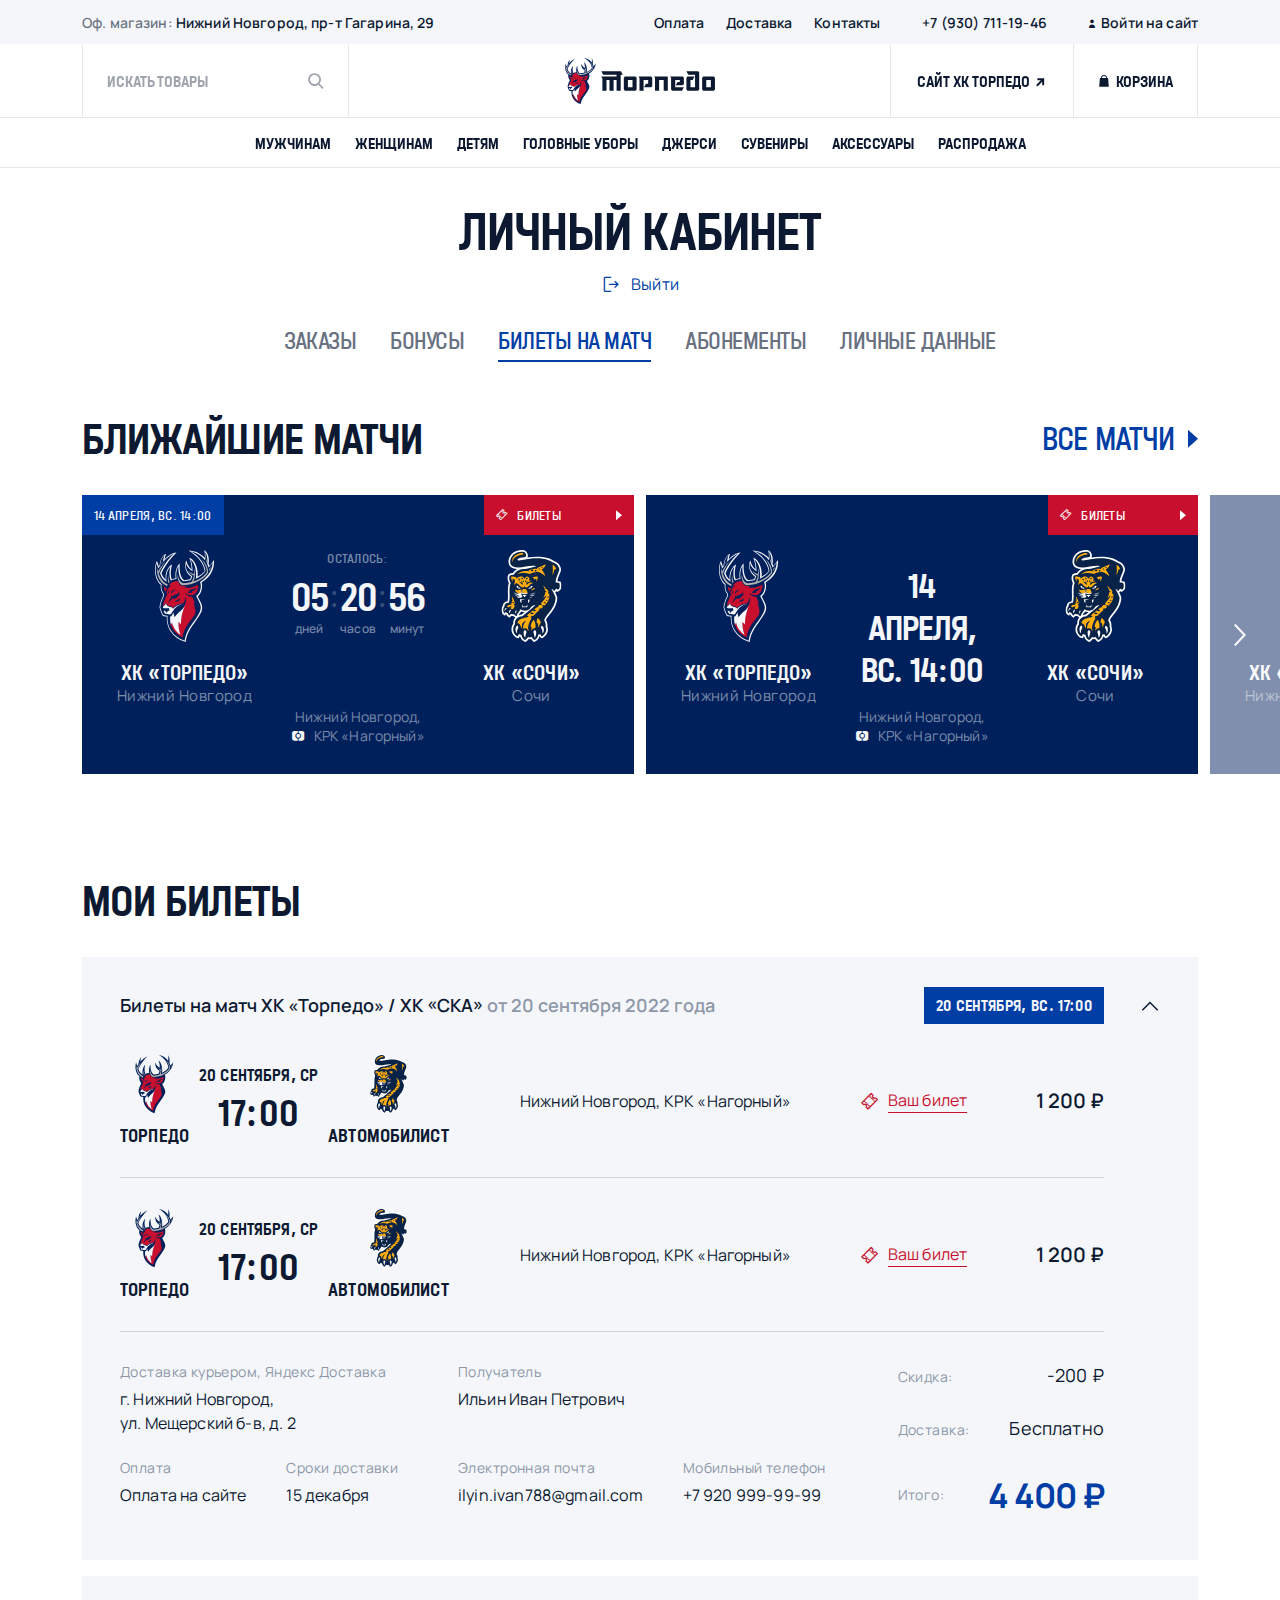
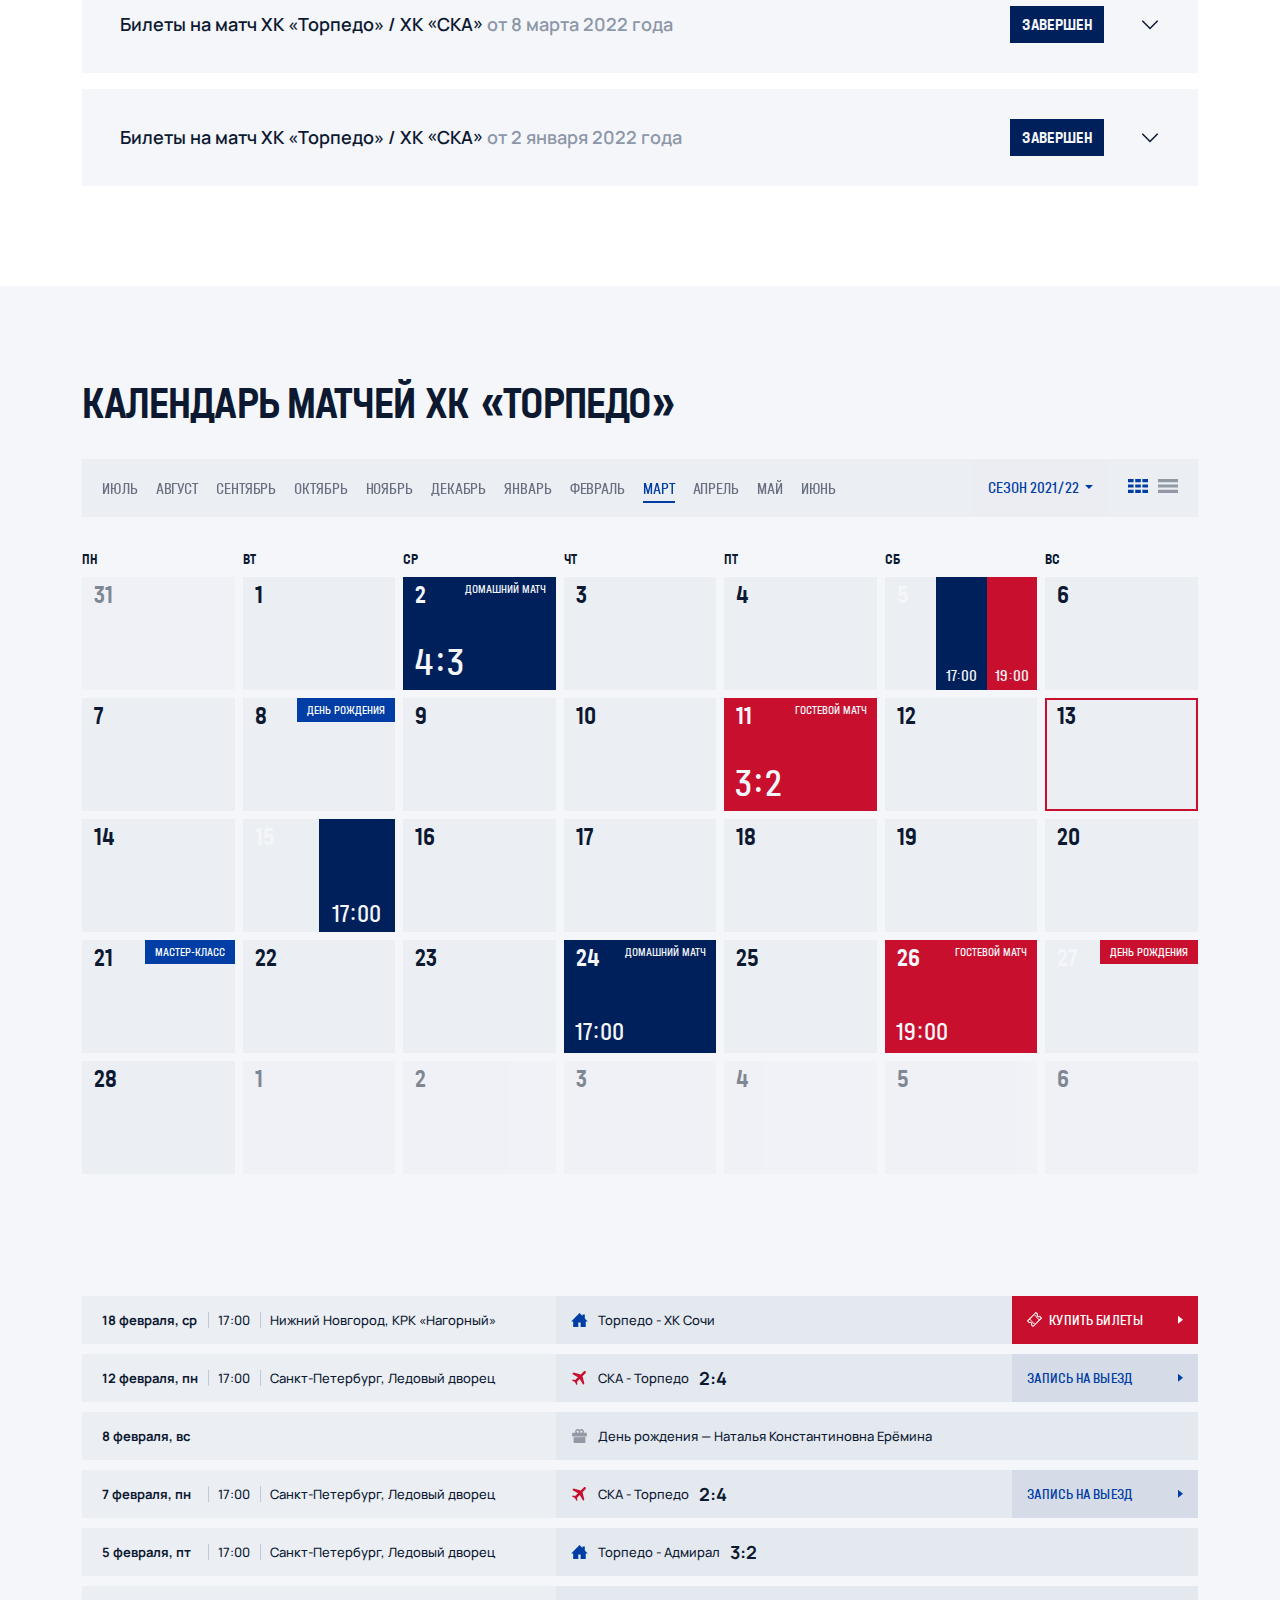
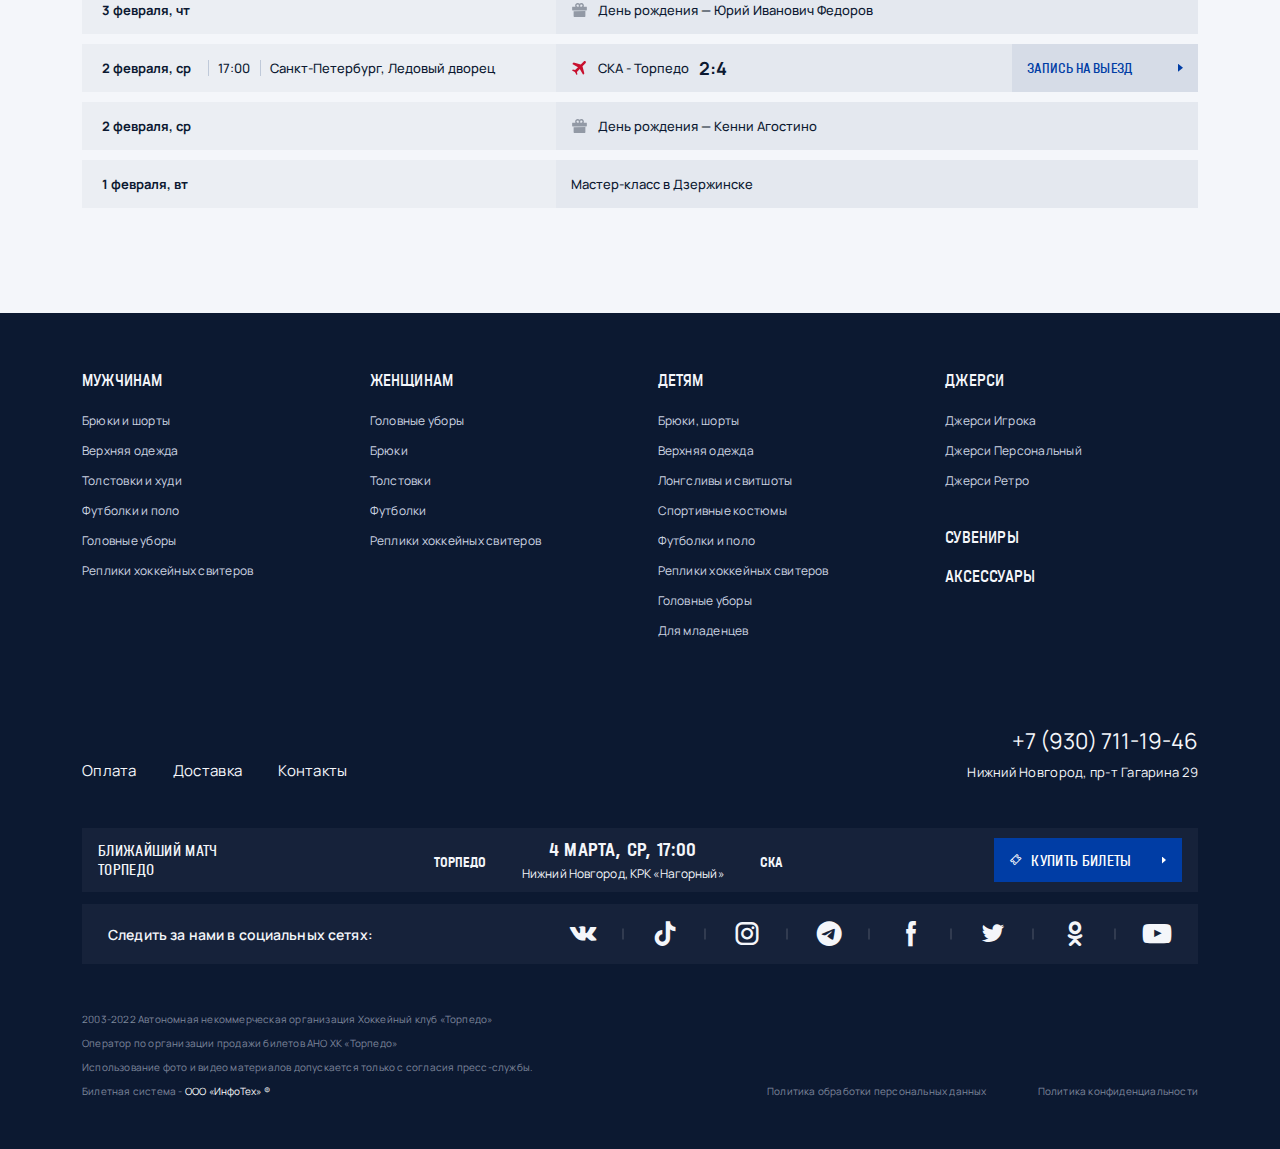
<file: LK/office-tickets.html>
<!DOCTYPE html>
<html class="no-js" lang="ru">
  <head>
    <meta charset="utf-8">
    <meta name="viewport" content="width=device-width, initial-scale=1.0, maximum-scale=1.0">
    <meta name="format-detection" content="telephone=no">
    <title>Личный кабинет — Билеты на матч :: Torpedo Shop</title>
    <!--
    link(rel="apple-touch-icon" sizes="180x180" href="assets/apple-touch-icon.png")
    link(rel="icon" type="image/png" sizes="32x32" href="assets/favicon-32x32.png")
    link(rel="icon" type="image/png" sizes="16x16" href="assets/favicon-16x16.png")
    link(rel="manifest" href="assets/site.webmanifest")
    link(rel="mask-icon" href="assets/safari-pinned-tab.svg" color="#ffffff")
    link(rel="shortcut icon" href="assets/favicon.ico")
    meta(name="msapplication-TileColor" content="#ffffff")
    meta(name="msapplication-config" content="assets/browserconfig.xml")
    meta(name="theme-color" content="#ffffff")
    
    -->
    <!--
    meta(name="description" content="Description")
    meta(property="og:url" content="https://")
    meta(property="og:type" content="website")
    meta(property="og:title" content=pagetitle)
    meta(property="twitter:title" content=pagetitle)
    meta(property="og:description" content="description")
    meta(property="twitter:description" content="description")
    meta(property="og:image" content="assets/share.png")
    
    -->
    <link rel="preconnect" href="https://fonts.googleapis.com">
  </head>
  <body class="body">
    <header class="header">
      <div class="header__head">
        <div class="header__head__inner">
          <div class="header__head__left"><span class="header__head__muted">Оф. магазин: </span>Нижний Новгород, пр-т Гагарина, 29</div>
          <div class="header__head__right">
            <div class="header__head__menu"> <a class="header__head__link" href="#">Оплата</a><a class="header__head__link" href="#">Доставка</a><a class="header__head__link" href="#">Контакты</a></div><a class="header__head__link" href="tel:+79307111946">+7 (930) 711-19-46</a>
            <button class="js-popup header__head__link" data-href="#login"> <i class="icon-user"> </i>Войти на сайт</button>
          </div>
        </div>
      </div>
      <div class="header__main">
        <div class="header__main__container">
          <div class="header__main__inner">
            <button class="header__main__toggler js-menu-toggler">
                  <svg class="svgsprite _hockey-stick-icon">
                    <use xlink:href="assets/img/sprites/svgsprites.svg#hockey-stick-icon"></use>
                  </svg>
                  <svg class="svgsprite _hockey-stick-icon">
                    <use xlink:href="assets/img/sprites/svgsprites.svg#hockey-stick-icon"></use>
                  </svg>
            </button>
            <form class="header__main__search js-header-search">
              <input class="header__main__search__input" placeholder="Искать товары"><i class="icon-search"></i>
            </form><a class="header__main__logo" href="index.html"><img src="assets/img/logo.svg" alt=""></a>
            <div class="header__main__btns"><a class="header__main__btn _site" href="#"><span class="header__main__btn__inner">Сайт ХК торпедо<i class="icon-link-arrow"></i></span></a><a class="header__main__btn _fav" href="#"><i class="icon-star-filled"> </i><span class="header__main__btn__inner">Избранное</span></a><a class="header__main__btn" href="#"><i class="icon-basket"></i><span class="header__main__btn__inner">Корзина</span></a>
              <div class="header__main__btns__incart js-incart">
                <div class="header-incart">
                  <div class="header-incart__h">Товар в корзине</div>
                  <div class="header-incart__content">
                    <div class="header-incart__photo">
                      <div class="header-incart__picture-wrapper">
                        <picture class="header-incart__picture"> 
                          <source type="image/webp" src="assets/img/catalog/1.webp"><img src="assets/img/catalog/1.png" alt="">
                        </picture>
                      </div>
                    </div>
                    <div class="header-incart__product">
                      <div class="header-incart__product__cat">Хоккейный свитер </div>
                      <div class="header-incart__product__h">ХК Торпедо НН сине‑белый</div>
                      <div class="header-incart__product__price">43 800 ₽</div>
                      <div class="header-incart__product__text">XS (RU 40/42)</div>
                    </div>
                  </div><a class="btn _arrow header-incart__btn" href="#">Оформить заказ</a>
                </div>
              </div>
            </div>
          </div>
        </div>
      </div>
      <nav class="header__nav">
        <div class="header__nav__cnt">
          <ul class="header__nav__inner">
            <li class="header__nav__item js-header-nav"><a class="header__nav__link" href="#">Мужчинам</a>
                  <div class="header-dropdown">
                    <h4 class="header-dropdown__h">Мужчинам</h4>
                    <div class="header-dropdown__list"><a class="header-dropdown__item" href="#"><span class="header-dropdown__item__picture-wrapper">
                          <picture class="header-dropdown__item__picture"> 
                            <source type="image/webp" data-srcset="assets/img/catalog/header-1.webp" src="assets/img/dot.webp"><img class="lazyload lazypreload" data-src="assets/img/catalog/header-1.png" src="assets/img/dot.png" alt="">
                          </picture></span><span class="header-dropdown__item__h">Верхняя одежда</span><span class="header-dropdown__item__muted">11 моделей</span></a><a class="header-dropdown__item" href="#"><span class="header-dropdown__item__picture-wrapper">
                          <picture class="header-dropdown__item__picture"> 
                            <source type="image/webp" data-srcset="assets/img/catalog/header-2.webp" src="assets/img/dot.webp"><img class="lazyload lazypreload" data-src="assets/img/catalog/header-2.png" src="assets/img/dot.png" alt="">
                          </picture></span><span class="header-dropdown__item__h">Футболки и поло</span><span class="header-dropdown__item__muted">16 моделей</span></a><a class="header-dropdown__item" href="#"><span class="header-dropdown__item__picture-wrapper">
                          <picture class="header-dropdown__item__picture"> 
                            <source type="image/webp" data-srcset="assets/img/catalog/header-3.webp" src="assets/img/dot.webp"><img class="lazyload lazypreload" data-src="assets/img/catalog/header-3.png" src="assets/img/dot.png" alt="">
                          </picture></span><span class="header-dropdown__item__h">Головные уборы</span><span class="header-dropdown__item__muted">15 моделей</span></a><a class="header-dropdown__item" href="#"><span class="header-dropdown__item__picture-wrapper">
                          <picture class="header-dropdown__item__picture"> 
                            <source type="image/webp" data-srcset="assets/img/catalog/header-1.webp" src="assets/img/dot.webp"><img class="lazyload lazypreload" data-src="assets/img/catalog/header-1.png" src="assets/img/dot.png" alt="">
                          </picture></span><span class="header-dropdown__item__h">Толстовки и худи</span><span class="header-dropdown__item__muted">12 моделей</span></a><a class="header-dropdown__item" href="#"><span class="header-dropdown__item__picture-wrapper">
                          <picture class="header-dropdown__item__picture"> 
                            <source type="image/webp" data-srcset="assets/img/catalog/header-4.webp" src="assets/img/dot.webp"><img class="lazyload lazypreload" data-src="assets/img/catalog/header-4.png" src="assets/img/dot.png" alt="">
                          </picture></span><span class="header-dropdown__item__h">Реплики хоккейных свитеров</span><span class="header-dropdown__item__muted">11 моделей</span></a><a class="header-dropdown__item" href="#"><span class="header-dropdown__item__picture-wrapper">
                          <picture class="header-dropdown__item__picture"> 
                            <source type="image/webp" data-srcset="assets/img/catalog/header-5.webp" src="assets/img/dot.webp"><img class="lazyload lazypreload" data-src="assets/img/catalog/header-5.png" src="assets/img/dot.png" alt="">
                          </picture></span><span class="header-dropdown__item__h">Брюки и шорты</span><span class="header-dropdown__item__muted">6 моделей</span></a></div><a class="header-dropdown__more" href="#">Вся атрибутика для мужчин</a>
                  </div>
            </li>
            <li class="header__nav__item"><a class="header__nav__link" href="#">Женщинам</a></li>
            <li class="header__nav__item js-header-nav"><a class="header__nav__link" href="#">Детям</a>
                  <div class="header-dropdown">
                    <h4 class="header-dropdown__h">Детям</h4>
                    <div class="header-dropdown__list"><a class="header-dropdown__item" href="#"><span class="header-dropdown__item__picture-wrapper">
                          <picture class="header-dropdown__item__picture"> 
                            <source type="image/webp" data-srcset="assets/img/catalog/header-1.webp" src="assets/img/dot.webp"><img class="lazyload lazypreload" data-src="assets/img/catalog/header-1.png" src="assets/img/dot.png" alt="">
                          </picture></span><span class="header-dropdown__item__h">Верхняя одежда</span><span class="header-dropdown__item__muted">11 моделей</span></a><a class="header-dropdown__item" href="#"><span class="header-dropdown__item__picture-wrapper">
                          <picture class="header-dropdown__item__picture"> 
                            <source type="image/webp" data-srcset="assets/img/catalog/header-2.webp" src="assets/img/dot.webp"><img class="lazyload lazypreload" data-src="assets/img/catalog/header-2.png" src="assets/img/dot.png" alt="">
                          </picture></span><span class="header-dropdown__item__h">Футболки и поло</span><span class="header-dropdown__item__muted">16 моделей</span></a><a class="header-dropdown__item" href="#"><span class="header-dropdown__item__picture-wrapper">
                          <picture class="header-dropdown__item__picture"> 
                            <source type="image/webp" data-srcset="assets/img/catalog/header-3.webp" src="assets/img/dot.webp"><img class="lazyload lazypreload" data-src="assets/img/catalog/header-3.png" src="assets/img/dot.png" alt="">
                          </picture></span><span class="header-dropdown__item__h">Головные уборы</span><span class="header-dropdown__item__muted">15 моделей</span></a><a class="header-dropdown__item" href="#"><span class="header-dropdown__item__picture-wrapper">
                          <picture class="header-dropdown__item__picture"> 
                            <source type="image/webp" data-srcset="assets/img/catalog/header-1.webp" src="assets/img/dot.webp"><img class="lazyload lazypreload" data-src="assets/img/catalog/header-1.png" src="assets/img/dot.png" alt="">
                          </picture></span><span class="header-dropdown__item__h">Толстовки и худи</span><span class="header-dropdown__item__muted">12 моделей</span></a><a class="header-dropdown__item" href="#"><span class="header-dropdown__item__picture-wrapper">
                          <picture class="header-dropdown__item__picture"> 
                            <source type="image/webp" data-srcset="assets/img/catalog/header-4.webp" src="assets/img/dot.webp"><img class="lazyload lazypreload" data-src="assets/img/catalog/header-4.png" src="assets/img/dot.png" alt="">
                          </picture></span><span class="header-dropdown__item__h">Реплики хоккейных свитеров</span><span class="header-dropdown__item__muted">11 моделей</span></a><a class="header-dropdown__item" href="#"><span class="header-dropdown__item__picture-wrapper">
                          <picture class="header-dropdown__item__picture"> 
                            <source type="image/webp" data-srcset="assets/img/catalog/header-5.webp" src="assets/img/dot.webp"><img class="lazyload lazypreload" data-src="assets/img/catalog/header-5.png" src="assets/img/dot.png" alt="">
                          </picture></span><span class="header-dropdown__item__h">Брюки и шорты</span><span class="header-dropdown__item__muted">6 моделей</span></a></div><a class="header-dropdown__more" href="#">Вся атрибутика для мужчин</a>
                  </div>
            </li>
            <li class="header__nav__item"><a class="header__nav__link" href="#">Головные уборы</a></li>
            <li class="header__nav__item"><a class="header__nav__link" href="#">Джерси</a></li>
            <li class="header__nav__item"><a class="header__nav__link" href="#">Сувениры</a></li>
            <li class="header__nav__item"><a class="header__nav__link" href="#">Аксессуары</a></li>
            <li class="header__nav__item"><a class="header__nav__link" href="#">Распродажа</a></li>
          </ul>
        </div>
      </nav>
    </header>
    <div class="menu js-menu"> 
      <div class="menu__head">
        <button class="js-popup menu__btn" data-href="#login"> <i class="icon-user"></i>Войти на сайт</button>
        <form class="menu__search">
          <input class="menu__search__input" placeholder="Искать товары"><i class="icon-search"></i>
        </form>
      </div>
      <ul class="menu__cats">
        <li class="menu__cats__item _sub js-menu-sub"><a class="menu__cats__link" href="#">Мужчинам</a>
              <div class="menu-dropdown">
                <div class="menu-dropdown__head">
                  <button class="menu-dropdown__btn js-menu-sub-close"><i class="icon-menu-back"></i></button>
                  <div class="menu-dropdown__h">Мужчинам</div>
                </div>
                <div class="menu-dropdown__list"><a class="menu-dropdown__list__link" href="#">Брюки и шорты</a><a class="menu-dropdown__list__link" href="#">Верхняя одежда</a><a class="menu-dropdown__list__link" href="#">Толстовки и худи</a><a class="menu-dropdown__list__link" href="#">Футболки и поло</a><a class="menu-dropdown__list__link" href="#">Головные уборы</a><a class="menu-dropdown__list__link" href="#">Реплики хоккейных свитеров</a></div>
              </div>
        </li>
        <li class="menu__cats__item _sub js-menu-sub"><a class="menu__cats__link" href="#">Женщинам</a>
              <div class="menu-dropdown">
                <div class="menu-dropdown__head">
                  <button class="menu-dropdown__btn js-menu-sub-close"><i class="icon-menu-back"></i></button>
                  <div class="menu-dropdown__h">Женщинам</div>
                </div>
                <div class="menu-dropdown__list"><a class="menu-dropdown__list__link" href="#">Брюки и шорты</a><a class="menu-dropdown__list__link" href="#">Верхняя одежда</a><a class="menu-dropdown__list__link" href="#">Толстовки и худи</a><a class="menu-dropdown__list__link" href="#">Футболки и поло</a><a class="menu-dropdown__list__link" href="#">Головные уборы</a><a class="menu-dropdown__list__link" href="#">Реплики хоккейных свитеров</a></div>
              </div>
        </li>
        <li class="menu__cats__item _sub js-menu-sub"><a class="menu__cats__link" href="#">Детям</a>
              <div class="menu-dropdown">
                <div class="menu-dropdown__head">
                  <button class="menu-dropdown__btn js-menu-sub-close"><i class="icon-menu-back"></i></button>
                  <div class="menu-dropdown__h">Детям</div>
                </div>
                <div class="menu-dropdown__list"><a class="menu-dropdown__list__link" href="#">Брюки и шорты</a><a class="menu-dropdown__list__link" href="#">Верхняя одежда</a><a class="menu-dropdown__list__link" href="#">Толстовки и худи</a><a class="menu-dropdown__list__link" href="#">Футболки и поло</a><a class="menu-dropdown__list__link" href="#">Головные уборы</a><a class="menu-dropdown__list__link" href="#">Реплики хоккейных свитеров</a></div>
              </div>
        </li>
        <li class="menu__cats__item"><a class="menu__cats__link" href="#">Головные уборы</a></li>
        <li class="menu__cats__item"><a class="menu__cats__link" href="#">Джерси</a></li>
        <li class="menu__cats__item"><a class="menu__cats__link" href="#">Сувениры</a></li>
        <li class="menu__cats__item"><a class="menu__cats__link" href="#">Аксессуары</a></li>
        <li class="menu__cats__item"><a class="menu__cats__link" href="#">Распродажа</a></li>
      </ul>
      <div class="menu__nav"><a class="menu__nav__link _site" href="#">Сайт ХК торпедо<i class="icon-link-arrow-light"></i></a><a class="menu__nav__link" href="#">Оплата</a><a class="menu__nav__link" href="#">Доставка</a><a class="menu__nav__link" href="#">Контакты</a></div>
      <p class="menu__address"><span class="menu__address__small">Мы находимся по адресу:</span>Нижний Новгород, пр‑т Гагарина, 29</p>
      <p class="menu__phone"><span class="menu__address__small">Телефон:</span><a href="tel:+79307111946">+7 (930) 711-19-46</a></p>
      <div class="menu__rte"> 
        <p>2003-2022 Автономная некоммерческая организация Хоккейный клуб «Торпедо»</p>
        <p>Оператор по организации продажи билетов АНО ХК «Торпедо»</p>
        <p>Использование фото и видео материалов допускается только с согласия пресс-службы.</p>
        <p>Билетная система - ООО «ИнфоТех» ®</p>
      </div>
      <div class="menu__policy"><a href="#">Политика обработки персональных данных</a><a href="#">Политика конфиденциальности</a></div>
    </div>
    <div class="content">
      <div class="container">
        <div class="office-header">
          <h1 class="h1">Личный кабинет</h1><a class="office-header__logout" href="#"><i class="icon-logout"></i>Выйти</a>
          <div class="office-header__nav">
            <div class="office-header__nav__inner js-office-header"><a class="office-header__nav__link" href="office-orders.html">Заказы</a><a class="office-header__nav__link" href="office-bonuses.html">Бонусы</a><a class="_active office-header__nav__link" href="office-tickets.html">Билеты на матч</a><a class="office-header__nav__link" href="office-season-tickets.html">Абонементы</a><a class="office-header__nav__link" href="office-profile.html">Личные данные</a>
            </div>
          </div>
        </div>
      </div>
      <div class="container">
        <div class="block">
          <h4 class="h4">Ближайшие матчи<a class="h4__link" href="#">Все матчи</a></h4>
          <div class="swiper tickets-slider js-slider-tickets">
            <div class="swiper-wrapper">
              <div class="swiper-slide">
                <div class="match-board">
                  <div class="match-board__content">
                    <div class="match-board__team">
                      <picture class="match-board__team__logo"> <img class="lazyload" data-src="assets/img/teams/torpedo.svg" src="assets/img/dot.svg" alt=""></picture><span class="match-board__team__name">ХК «Торпедо»</span><span class="match-board__team__city">Нижний Новгород</span>
                    </div>
                    <div class="match-board__content__inner">
                      <div class="match-board__cd"><span class="match-board__cd__h">Осталось:</span><span class="match-board__cd__inner"><span class="match-board__cd__item">05<span class="match-board__cd__item__muted">дней</span></span><span class="match-board__cd__item">20<span class="match-board__cd__item__muted">часов</span></span><span class="match-board__cd__item">56<span class="match-board__cd__item__muted">минут</span></span></span></div>
                      <div class="match-board__place">Нижний Новгород, <span class="text-nowrap"><i class="icon-stadium"></i>КРК  «Нагорный»</span></div>
                    </div>
                    <div class="match-board__team">
                      <picture class="match-board__team__logo"> <img class="lazyload" data-src="assets/img/teams/sochi.svg" src="assets/img/dot.svg" alt=""></picture><span class="match-board__team__name">ХК «Сочи»</span><span class="match-board__team__city">Сочи</span>
                    </div>
                  </div>
                  <div class="match-board__footer"> <span class="match-board__date">14 апреля, вс. 14:00</span><a class="btn _arrow match-board__btn" href="#"><i class="icon-ticket"> </i>Билеты</a></div>
                </div>
              </div>
              <div class="swiper-slide">
                <div class="match-board">
                  <div class="match-board__content">
                    <div class="match-board__team">
                      <picture class="match-board__team__logo"> <img class="lazyload" data-src="assets/img/teams/torpedo.svg" src="assets/img/dot.svg" alt=""></picture><span class="match-board__team__name">ХК «Торпедо»</span><span class="match-board__team__city">Нижний Новгород</span>
                    </div>
                    <div class="match-board__content__inner">
                      <div class="match-board__h">14 апреля, <br>вс. 14:00</div>
                      <div class="match-board__place">Нижний Новгород, <span class="text-nowrap"><i class="icon-stadium"></i>КРК  «Нагорный»</span></div>
                    </div>
                    <div class="match-board__team">
                      <picture class="match-board__team__logo"> <img class="lazyload" data-src="assets/img/teams/sochi.svg" src="assets/img/dot.svg" alt=""></picture><span class="match-board__team__name">ХК «Сочи»</span><span class="match-board__team__city">Сочи</span>
                    </div>
                  </div>
                  <div class="match-board__footer"> <a class="btn _arrow match-board__btn" href="#"><i class="icon-ticket"> </i>Билеты</a></div>
                </div>
              </div>
              <div class="swiper-slide">
                <div class="match-board">
                  <div class="match-board__content">
                    <div class="match-board__team">
                      <picture class="match-board__team__logo"> <img class="lazyload" data-src="assets/img/teams/torpedo.svg" src="assets/img/dot.svg" alt=""></picture><span class="match-board__team__name">ХК «Торпедо»</span><span class="match-board__team__city">Нижний Новгород</span>
                    </div>
                    <div class="match-board__content__inner">
                      <div class="match-board__h">14 апреля, <br>вс. 14:00</div>
                      <div class="match-board__place">Нижний Новгород, <span class="text-nowrap"><i class="icon-stadium"></i>КРК  «Нагорный»</span></div>
                    </div>
                    <div class="match-board__team">
                      <picture class="match-board__team__logo"> <img class="lazyload" data-src="assets/img/teams/sochi.svg" src="assets/img/dot.svg" alt=""></picture><span class="match-board__team__name">ХК «Сочи»</span><span class="match-board__team__city">Сочи</span>
                    </div>
                  </div>
                  <div class="match-board__footer"> <a class="btn _arrow match-board__btn" href="#"><i class="icon-ticket"> </i>Билеты</a></div>
                </div>
              </div>
            </div>
            <button class="tickets-slider__btn">
                  <svg class="svgsprite _slider-arrow">
                    <use xlink:href="assets/img/sprites/svgsprites.svg#slider-arrow"></use>
                  </svg>
            </button>
          </div>
        </div>
        <div class="block">
          <h4 class="h4">Мои билеты</h4>
          <div class="office-slide-list">
            <div class="office-slide js-office-slide _opened">
              <div class="office-slide__header">
                <p class="office-slide__header__h">Билеты на матч ХК «Торпедо» / ХК «СКА» <span class="office-slide__header__h__muted">от 20 сентября 2022 года</span>
                </p><span class="office-slide__header__status _progress">20 сентября, вс. 17:00</span>
                <button class="office-slide__header__btn js-office-slide__toggler">
                      <svg class="svgsprite _slide-arrow">
                        <use xlink:href="assets/img/sprites/svgsprites.svg#slide-arrow"></use>
                      </svg>
                </button>
              </div>
              <div class="office-slide__content js-office-slide__content">
                <div class="office-ticket">
                  <div class="office-ticket__board">
                    <div class="office-ticket__board__team">
                      <picture class="office-ticket__board__team__picture"><img class="lazyload" data-src="assets/img/teams/torpedo.svg" src="assets/img/dot.svg" alt=""></picture>
                      <div class="office-ticket__board__team__text">Торпедо</div>
                    </div>
                    <div class="office-ticket__board__inner">
                      <div class="office-ticket__board__date">20 сентября, ср</div>
                      <div class="office-ticket__board__time">17:00</div>
                    </div>
                    <div class="office-ticket__board__team">
                      <picture class="office-ticket__board__team__picture"><img class="lazyload" data-src="assets/img/teams/sochi.svg" src="assets/img/dot.svg" alt=""></picture>
                      <div class="office-ticket__board__team__text">Автомобилист</div>
                    </div>
                  </div>
                  <div class="office-ticket__place">Нижний Новгород, КРК «Нагорный»</div>
                  <div class="office-ticket__ticket"><a class="ticket-link" href="#"> <i class="icon-ticket"></i><span class="ticket-link__inner">Ваш билет</span></a></div>
                  <div class="office-ticket__price">1 200 ₽</div>
                </div>
                <div class="office-ticket">
                  <div class="office-ticket__board">
                    <div class="office-ticket__board__team">
                      <picture class="office-ticket__board__team__picture"><img class="lazyload" data-src="assets/img/teams/torpedo.svg" src="assets/img/dot.svg" alt=""></picture>
                      <div class="office-ticket__board__team__text">Торпедо</div>
                    </div>
                    <div class="office-ticket__board__inner">
                      <div class="office-ticket__board__date">20 сентября, ср</div>
                      <div class="office-ticket__board__time">17:00</div>
                    </div>
                    <div class="office-ticket__board__team">
                      <picture class="office-ticket__board__team__picture"><img class="lazyload" data-src="assets/img/teams/sochi.svg" src="assets/img/dot.svg" alt=""></picture>
                      <div class="office-ticket__board__team__text">Автомобилист</div>
                    </div>
                  </div>
                  <div class="office-ticket__place">Нижний Новгород, КРК «Нагорный»</div>
                  <div class="office-ticket__ticket"><a class="ticket-link" href="#"> <i class="icon-ticket"></i><span class="ticket-link__inner">Ваш билет</span></a></div>
                  <div class="office-ticket__price">1 200 ₽</div>
                </div>
                <div class="office-slide__info">
                  <div class="office-slide__info__section">
                    <div class="office-slide__info__row"><span class="office-slide__info__dt">Доставка курьером, Яндекс Доставка</span><span class="office-slide__info__dd">г. Нижний Новгород, ул. Мещерский б-в, д. 2</span></div>
                    <div class="office-slide__info__row"><span class="office-slide__info__dt">Оплата</span><span class="office-slide__info__dd">Оплата на сайте</span></div>
                    <div class="office-slide__info__row"><span class="office-slide__info__dt">Сроки доставки</span><span class="office-slide__info__dd">15 декабря</span></div>
                  </div>
                  <div class="office-slide__info__section">
                    <div class="office-slide__info__row"><span class="office-slide__info__dt">Получатель</span><span class="office-slide__info__dd">Ильин Иван Петрович</span></div>
                    <div class="office-slide__info__row"><span class="office-slide__info__dt">Электронная почта</span><span class="office-slide__info__dd">ilyin.ivan788@gmail.com</span></div>
                    <div class="office-slide__info__row"><span class="office-slide__info__dt">Мобильный телефон</span><span class="office-slide__info__dd">+7 920 999-99-99</span></div>
                  </div>
                  <div class="office-slide__info__section _price">
                    <div class="office-slide__info__row _price"><span class="office-slide__info__dt">Скидка:</span><span class="office-slide__info__dd">-200 ₽</span></div>
                    <div class="office-slide__info__row _price"><span class="office-slide__info__dt">Доставка:</span><span class="office-slide__info__dd">Бесплатно</span></div>
                    <div class="office-slide__info__row _price _total"><span class="office-slide__info__dt">Итого:</span><span class="office-slide__info__dd">4 400 ₽</span></div>
                  </div>
                </div>
              </div>
            </div>
            <div class="office-slide js-office-slide">
              <div class="office-slide__header">
                <p class="office-slide__header__h">Билеты на матч ХК «Торпедо» / ХК «СКА» <span class="office-slide__header__h__muted">от 8 марта 2022 года</span>
                </p><span class="office-slide__header__status _finished">Завершен</span>
                <button class="office-slide__header__btn js-office-slide__toggler">
                      <svg class="svgsprite _slide-arrow">
                        <use xlink:href="assets/img/sprites/svgsprites.svg#slide-arrow"></use>
                      </svg>
                </button>
              </div>
              <div class="office-slide__content js-office-slide__content">
                <div class="office-ticket">
                  <div class="office-ticket__board">
                    <div class="office-ticket__board__team">
                      <picture class="office-ticket__board__team__picture"><img class="lazyload" data-src="assets/img/teams/torpedo.svg" src="assets/img/dot.svg" alt=""></picture>
                      <div class="office-ticket__board__team__text">Торпедо</div>
                    </div>
                    <div class="office-ticket__board__inner">
                      <div class="office-ticket__board__date">20 сентября, ср</div>
                      <div class="office-ticket__board__time">17:00</div>
                    </div>
                    <div class="office-ticket__board__team">
                      <picture class="office-ticket__board__team__picture"><img class="lazyload" data-src="assets/img/teams/sochi.svg" src="assets/img/dot.svg" alt=""></picture>
                      <div class="office-ticket__board__team__text">Автомобилист</div>
                    </div>
                  </div>
                  <div class="office-ticket__place">Нижний Новгород, КРК «Нагорный»</div>
                  <div class="office-ticket__ticket"><a class="ticket-link" href="#"> <i class="icon-ticket"></i><span class="ticket-link__inner">Ваш билет</span></a></div>
                  <div class="office-ticket__price">1 200 ₽</div>
                </div>
                <div class="office-ticket">
                  <div class="office-ticket__board">
                    <div class="office-ticket__board__team">
                      <picture class="office-ticket__board__team__picture"><img class="lazyload" data-src="assets/img/teams/torpedo.svg" src="assets/img/dot.svg" alt=""></picture>
                      <div class="office-ticket__board__team__text">Торпедо</div>
                    </div>
                    <div class="office-ticket__board__inner">
                      <div class="office-ticket__board__date">20 сентября, ср</div>
                      <div class="office-ticket__board__time">17:00</div>
                    </div>
                    <div class="office-ticket__board__team">
                      <picture class="office-ticket__board__team__picture"><img class="lazyload" data-src="assets/img/teams/sochi.svg" src="assets/img/dot.svg" alt=""></picture>
                      <div class="office-ticket__board__team__text">Автомобилист</div>
                    </div>
                  </div>
                  <div class="office-ticket__place">Нижний Новгород, КРК «Нагорный»</div>
                  <div class="office-ticket__ticket"><a class="ticket-link" href="#"> <i class="icon-ticket"></i><span class="ticket-link__inner">Ваш билет</span></a></div>
                  <div class="office-ticket__price">1 200 ₽</div>
                </div>
                <div class="office-slide__info">
                  <div class="office-slide__info__section">
                    <div class="office-slide__info__row"><span class="office-slide__info__dt">Доставка курьером, Яндекс Доставка</span><span class="office-slide__info__dd">г. Нижний Новгород, ул. Мещерский б-в, д. 2</span></div>
                    <div class="office-slide__info__row"><span class="office-slide__info__dt">Оплата</span><span class="office-slide__info__dd">Оплата на сайте</span></div>
                    <div class="office-slide__info__row"><span class="office-slide__info__dt">Сроки доставки</span><span class="office-slide__info__dd">15 декабря</span></div>
                  </div>
                  <div class="office-slide__info__section">
                    <div class="office-slide__info__row"><span class="office-slide__info__dt">Получатель</span><span class="office-slide__info__dd">Ильин Иван Петрович</span></div>
                    <div class="office-slide__info__row"><span class="office-slide__info__dt">Электронная почта</span><span class="office-slide__info__dd">ilyin.ivan788@gmail.com</span></div>
                    <div class="office-slide__info__row"><span class="office-slide__info__dt">Мобильный телефон</span><span class="office-slide__info__dd">+7 920 999-99-99</span></div>
                  </div>
                  <div class="office-slide__info__section _price">
                    <div class="office-slide__info__row _price"><span class="office-slide__info__dt">Скидка:</span><span class="office-slide__info__dd">-200 ₽</span></div>
                    <div class="office-slide__info__row _price"><span class="office-slide__info__dt">Доставка:</span><span class="office-slide__info__dd">Бесплатно</span></div>
                    <div class="office-slide__info__row _price _total"><span class="office-slide__info__dt">Итого:</span><span class="office-slide__info__dd">4 400 ₽</span></div>
                  </div>
                </div>
              </div>
            </div>
            <div class="office-slide js-office-slide">
              <div class="office-slide__header">
                <p class="office-slide__header__h">Билеты на матч ХК «Торпедо» / ХК «СКА» <span class="office-slide__header__h__muted">от 2 января 2022 года</span>
                </p><span class="office-slide__header__status _finished">Завершен</span>
                <button class="office-slide__header__btn js-office-slide__toggler">
                      <svg class="svgsprite _slide-arrow">
                        <use xlink:href="assets/img/sprites/svgsprites.svg#slide-arrow"></use>
                      </svg>
                </button>
              </div>
              <div class="office-slide__content js-office-slide__content">
                <div class="office-ticket">
                  <div class="office-ticket__board">
                    <div class="office-ticket__board__team">
                      <picture class="office-ticket__board__team__picture"><img class="lazyload" data-src="assets/img/teams/torpedo.svg" src="assets/img/dot.svg" alt=""></picture>
                      <div class="office-ticket__board__team__text">Торпедо</div>
                    </div>
                    <div class="office-ticket__board__inner">
                      <div class="office-ticket__board__date">20 сентября, ср</div>
                      <div class="office-ticket__board__time">17:00</div>
                    </div>
                    <div class="office-ticket__board__team">
                      <picture class="office-ticket__board__team__picture"><img class="lazyload" data-src="assets/img/teams/sochi.svg" src="assets/img/dot.svg" alt=""></picture>
                      <div class="office-ticket__board__team__text">Автомобилист</div>
                    </div>
                  </div>
                  <div class="office-ticket__place">Нижний Новгород, КРК «Нагорный»</div>
                  <div class="office-ticket__ticket"><a class="ticket-link" href="#"> <i class="icon-ticket"></i><span class="ticket-link__inner">Ваш билет</span></a></div>
                  <div class="office-ticket__price">1 200 ₽</div>
                </div>
                <div class="office-ticket">
                  <div class="office-ticket__board">
                    <div class="office-ticket__board__team">
                      <picture class="office-ticket__board__team__picture"><img class="lazyload" data-src="assets/img/teams/torpedo.svg" src="assets/img/dot.svg" alt=""></picture>
                      <div class="office-ticket__board__team__text">Торпедо</div>
                    </div>
                    <div class="office-ticket__board__inner">
                      <div class="office-ticket__board__date">20 сентября, ср</div>
                      <div class="office-ticket__board__time">17:00</div>
                    </div>
                    <div class="office-ticket__board__team">
                      <picture class="office-ticket__board__team__picture"><img class="lazyload" data-src="assets/img/teams/sochi.svg" src="assets/img/dot.svg" alt=""></picture>
                      <div class="office-ticket__board__team__text">Автомобилист</div>
                    </div>
                  </div>
                  <div class="office-ticket__place">Нижний Новгород, КРК «Нагорный»</div>
                  <div class="office-ticket__ticket"><a class="ticket-link" href="#"> <i class="icon-ticket"></i><span class="ticket-link__inner">Ваш билет</span></a></div>
                  <div class="office-ticket__price">1 200 ₽</div>
                </div>
                <div class="office-slide__info">
                  <div class="office-slide__info__section">
                    <div class="office-slide__info__row"><span class="office-slide__info__dt">Доставка курьером, Яндекс Доставка</span><span class="office-slide__info__dd">г. Нижний Новгород, ул. Мещерский б-в, д. 2</span></div>
                    <div class="office-slide__info__row"><span class="office-slide__info__dt">Оплата</span><span class="office-slide__info__dd">Оплата на сайте</span></div>
                    <div class="office-slide__info__row"><span class="office-slide__info__dt">Сроки доставки</span><span class="office-slide__info__dd">15 декабря</span></div>
                  </div>
                  <div class="office-slide__info__section">
                    <div class="office-slide__info__row"><span class="office-slide__info__dt">Получатель</span><span class="office-slide__info__dd">Ильин Иван Петрович</span></div>
                    <div class="office-slide__info__row"><span class="office-slide__info__dt">Электронная почта</span><span class="office-slide__info__dd">ilyin.ivan788@gmail.com</span></div>
                    <div class="office-slide__info__row"><span class="office-slide__info__dt">Мобильный телефон</span><span class="office-slide__info__dd">+7 920 999-99-99</span></div>
                  </div>
                  <div class="office-slide__info__section _price">
                    <div class="office-slide__info__row _price"><span class="office-slide__info__dt">Скидка:</span><span class="office-slide__info__dd">-200 ₽</span></div>
                    <div class="office-slide__info__row _price"><span class="office-slide__info__dt">Доставка:</span><span class="office-slide__info__dd">Бесплатно</span></div>
                    <div class="office-slide__info__row _price _total"><span class="office-slide__info__dt">Итого:</span><span class="office-slide__info__dd">4 400 ₽</span></div>
                  </div>
                </div>
              </div>
            </div>
          </div>
        </div>
      </div>
      <div class="upcoming">
        <div class="container">
          <h4 class="h4">Календарь матчей ХК «Торпедо»</h4>
          <div class="nav-panel upcoming__nav-panel">
            <div class="nav-panel__menu">
              <div class="dropdown">
                <input class="dropdown__input" type="hidden" name="month" value="march">
                <div class="dropdown__head">
                  <div class="dropdown__text">Март</div>
                </div>
                <div class="dropdown__content">
                  <div class="dropdown__scroll-container scrollbar-inner js-scrollbar">
                    <ul class="dropdown__list">
                      <li class="dropdown__element" data-val="july"> <a class="dropdown__element__inner" href="#">Июль</a></li>
                      <li class="dropdown__element" data-val="august"> <a class="dropdown__element__inner" href="#">Август</a></li>
                      <li class="dropdown__element" data-val="september"> <a class="dropdown__element__inner" href="#">Сентябрь</a></li>
                      <li class="dropdown__element" data-val="october"> <span class="dropdown__element__inner">Октябрь</span></li>
                      <li class="dropdown__element" data-val="november"> <span class="dropdown__element__inner">Ноябрь</span></li>
                      <li class="dropdown__element" data-val="december"><span class="dropdown__element__inner">Декабрь</span></li>
                      <li class="dropdown__element" data-val="january"> <span class="dropdown__element__inner">Январь</span></li>
                      <li class="dropdown__element" data-val="february"> <span class="dropdown__element__inner">Февраль</span></li>
                      <li class="dropdown__element _checked" data-val="march"><span class="dropdown__element__inner">Март</span></li>
                      <li class="dropdown__element" data-val="april"><span class="dropdown__element__inner">Апрель</span></li>
                      <li class="dropdown__element" data-val="may"> <span class="dropdown__element__inner">Май</span></li>
                      <li class="dropdown__element" data-val="june"> <span class="dropdown__element__inner">Июнь</span></li>
                    </ul>
                  </div>
                </div>
              </div>
            </div>
            <div class="nav-panel__years">
              <div class="dropdown">
                <input class="dropdown__input" type="hidden" name="years" value="2021">
                <div class="dropdown__head">
                  <div class="dropdown__text"><span>Чемпионат КХЛ. </span>Сезон 2021/22</div>
                </div>
                <div class="dropdown__content">
                  <div class="dropdown__scroll-container scrollbar-inner js-scrollbar">
                    <ul class="dropdown__list">
                      <li class="dropdown__element _checked" data-val="2021"> <a class="dropdown__element__inner" href="#"><span>Чемпионат КХЛ. </span>Сезон 2021/22</a></li>
                      <li class="dropdown__element" data-val="2019"> <a class="dropdown__element__inner" href="#"><span>Чемпионат КХЛ. </span>Сезон 2019/20</a></li>
                      <li class="dropdown__element" data-val="2017"> <a class="dropdown__element__inner" href="#"><span>Чемпионат КХЛ. </span>Сезон 2017/18</a></li>
                      <li class="dropdown__element" data-val="2015"> <a class="dropdown__element__inner" href="#"><span>Чемпионат КХЛ. </span>Сезон 2015/16</a></li>
                      <li class="dropdown__element" data-val="2013"> <a class="dropdown__element__inner" href="#"><span>Чемпионат КХЛ. </span>Сезон 2013/14</a></li>
                    </ul>
                  </div>
                </div>
              </div>
            </div>
            <div class="nav-panel__views"><a class="nav-panel__view active" href="#">
                    <svg class="svgsprite _view-table-icon">
                      <use xlink:href="assets/img/sprites/svgsprites.svg#view-table-icon"></use>
                    </svg></a><a class="nav-panel__view" href="#">
                    <svg class="svgsprite _view-line-icon">
                      <use xlink:href="assets/img/sprites/svgsprites.svg#view-line-icon"></use>
                    </svg></a></div>
          </div>
          <div class="upcoming__calendar-wrapper">
            <div class="upcoming__calendar-container">
              <div class="upcoming__days-list">
                <div class="upcoming__day _disabled">
                  <div class="upcoming__day-number">31</div>
                </div>
                <div class="upcoming__day js-upcoming-day" data-day="1">
                  <div class="upcoming__day-number">1</div>
                </div>
                <div class="upcoming__day _light js-upcoming-day" data-day="2">
                  <div class="upcoming__day-number">2</div><a class="upcoming__match _dark" href="#">
                    <div class="upcoming__match-label">Домашний матч</div>
                    <div class="upcoming__match-check">4:3</div>
                    <picture class="upcoming__match-logo-container">
                      <source type="image/webp" data-srcset="assets/img/upcoming/upcoming-logo-1@3.webp" srcset="assets/img/dot.webp" media="(min-width: 1600px)">
                      <source type="image/webp" data-srcset="assets/img/upcoming/upcoming-logo-1@2.webp" srcset="assets/img/dot.webp" media="(min-width: 1280px)">
                      <source type="image/webp" data-srcset="assets/img/upcoming/upcoming-logo-1@1.webp" srcset="assets/img/dot.webp">
                      <source type="image/png" data-srcset="assets/img/upcoming/upcoming-logo-1@3.png" srcset="assets/img/dot.png" media="(min-width: 1600px)">
                      <source type="image/png" data-srcset="assets/img/upcoming/upcoming-logo-1@2.png" srcset="assets/img/dot.png" media="(min-width: 1280px)">
                      <source type="image/png" data-srcset="assets/img/upcoming/upcoming-logo-1@1.png" srcset="assets/img/dot.png"><img class="upcoming__match-logo lazyload" data-src="assets/img/upcoming/upcoming-logo-1@3.png" src="assets/img/dot.png" alt="ХК СКА" title="ХК СКА">
                    </picture></a>
                  <div class="upcoming__day-dots">
                    <div class="upcoming__day-dot _dark"></div>
                  </div>
                  <div class="upcoming__match-nav">
                    <ul class="upcoming__match-nav-list">
                      <li class="upcoming__match-nav-item"><a class="upcoming__match-nav-link" href="#"><span>Страница матча</span>
                              <svg class="svgsprite _pointer-horizontal-icon">
                                <use xlink:href="assets/img/sprites/svgsprites.svg#pointer-horizontal-icon"></use>
                              </svg></a></li>
                      <li class="upcoming__match-nav-item"><a class="upcoming__match-nav-link" href="#"><span>Фото</span>
                              <svg class="svgsprite _pointer-horizontal-icon">
                                <use xlink:href="assets/img/sprites/svgsprites.svg#pointer-horizontal-icon"></use>
                              </svg></a></li>
                      <li class="upcoming__match-nav-item"><a class="upcoming__match-nav-link" href="#"><span>Видео</span>
                              <svg class="svgsprite _pointer-horizontal-icon">
                                <use xlink:href="assets/img/sprites/svgsprites.svg#pointer-horizontal-icon"></use>
                              </svg></a></li>
                    </ul>
                  </div>
                </div>
                <div class="upcoming__day js-upcoming-day" data-day="3">
                  <div class="upcoming__day-number">3</div>
                </div>
                <div class="upcoming__day js-upcoming-day" data-day="4">
                  <div class="upcoming__day-number">4</div>
                </div>
                <div class="upcoming__day _light js-upcoming-day" data-day="5">
                  <div class="upcoming__day-number">5</div><a class="upcoming__small-event" href="#">
                    <picture class="upcoming__small-event-img-container">
                      <source type="image/webp" data-srcset="assets/img/upcoming/upcoming-img-1.webp" srcset="assets/img/dot.webp"><img class="upcoming__small-event-img lazyload" data-src="assets/img/upcoming/upcoming-img-1.jpg" src="assets/img/dot.jpg" alt="День Рождения" title="День Рождения">
                    </picture></a><a class="upcoming__small-match _dark _small" href="#">
                    <picture class="upcoming__small-match-logo-container">
                      <source type="image/webp" data-srcset="assets/img/upcoming/upcoming-logo-6@3.webp" srcset="assets/img/dot.webp" media="(min-width: 1600px)">
                      <source type="image/webp" data-srcset="assets/img/upcoming/upcoming-logo-6@2.webp" srcset="assets/img/dot.webp" media="(min-width: 1280px)">
                      <source type="image/webp" data-srcset="assets/img/upcoming/upcoming-logo-6@1.webp" srcset="assets/img/dot.webp">
                      <source type="image/png" data-srcset="assets/img/upcoming/upcoming-logo-6@3.png" srcset="assets/img/dot.png" media="(min-width: 1600px)">
                      <source type="image/png" data-srcset="assets/img/upcoming/upcoming-logo-6@2.png" srcset="assets/img/dot.png" media="(min-width: 1280px)">
                      <source type="image/png" data-srcset="assets/img/upcoming/upcoming-logo-6@1.png" srcset="assets/img/dot.png"><img class="upcoming__small-match-logo lazyload" data-src="assets/img/upcoming/upcoming-logo-6@3.png" src="assets/img/dot.png" alt="ХК Адмирал" title="ХК Адмирал">
                    </picture>
                    <div class="upcoming__small-match-time">17:00</div></a><a class="upcoming__small-match _red _small" href="#">
                    <picture class="upcoming__small-match-logo-container">
                      <source type="image/webp" data-srcset="assets/img/upcoming/upcoming-logo-7@3.webp" srcset="assets/img/dot.webp" media="(min-width: 1600px)">
                      <source type="image/webp" data-srcset="assets/img/upcoming/upcoming-logo-7@2.webp" srcset="assets/img/dot.webp" media="(min-width: 1280px)">
                      <source type="image/webp" data-srcset="assets/img/upcoming/upcoming-logo-7@1.webp" srcset="assets/img/dot.webp">
                      <source type="image/png" data-srcset="assets/img/upcoming/upcoming-logo-7@3.png" srcset="assets/img/dot.png" media="(min-width: 1600px)">
                      <source type="image/png" data-srcset="assets/img/upcoming/upcoming-logo-7@2.png" srcset="assets/img/dot.png" media="(min-width: 1280px)">
                      <source type="image/png" data-srcset="assets/img/upcoming/upcoming-logo-7@1.png" srcset="assets/img/dot.png"><img class="upcoming__small-match-logo lazyload" data-src="assets/img/upcoming/upcoming-logo-7@3.png" src="assets/img/dot.png" alt="ХК Сибирь" title="ХК Сибирь">
                    </picture>
                    <div class="upcoming__small-match-time">19:00</div></a>
                  <div class="upcoming__day-dots">
                    <div class="upcoming__day-dot _light"></div>
                    <div class="upcoming__day-dot _dark"></div>
                    <div class="upcoming__day-dot _red"></div>
                  </div>
                </div>
                <div class="upcoming__day js-upcoming-day" data-day="6">
                  <div class="upcoming__day-number">6</div>
                </div>
                <div class="upcoming__day js-upcoming-day" data-day="7">
                  <div class="upcoming__day-number">7</div>
                </div>
                <div class="upcoming__day js-upcoming-day" data-day="8">
                  <div class="upcoming__day-number">8</div><a class="upcoming__event" href="#">
                    <picture class="upcoming__event-img-container">
                      <source type="image/webp" data-srcset="assets/img/upcoming/upcoming-img-1.webp" srcset="assets/img/dot.webp"><img class="upcoming__event-img lazyload" data-src="assets/img/upcoming/upcoming-img-1.jpg" src="assets/img/dot.jpg" alt="День Рождения" title="День Рождения">
                    </picture>
                    <div class="upcoming__event-label _blue"><span><span>День</span></span> <span><span>Рождения</span></span></div></a>
                  <div class="upcoming__day-dots">
                    <div class="upcoming__day-dot _dark"></div>
                  </div>
                </div>
                <div class="upcoming__day js-upcoming-day" data-day="9">
                  <div class="upcoming__day-number">9</div>
                </div>
                <div class="upcoming__day js-upcoming-day" data-day="10">
                  <div class="upcoming__day-number">10</div>
                </div>
                <div class="upcoming__day _light js-upcoming-day" data-day="11">
                  <div class="upcoming__day-number">11</div><a class="upcoming__match _red" href="#">
                    <div class="upcoming__match-label">Гостевой матч</div>
                    <div class="upcoming__match-check">3:2</div>
                    <picture class="upcoming__match-logo-container">
                      <source type="image/webp" data-srcset="assets/img/upcoming/upcoming-logo-2@3.webp" srcset="assets/img/dot.webp" media="(min-width: 1600px)">
                      <source type="image/webp" data-srcset="assets/img/upcoming/upcoming-logo-2@2.webp" srcset="assets/img/dot.webp" media="(min-width: 1280px)">
                      <source type="image/webp" data-srcset="assets/img/upcoming/upcoming-logo-2@1.webp" srcset="assets/img/dot.webp">
                      <source type="image/png" data-srcset="assets/img/upcoming/upcoming-logo-2@3.png" srcset="assets/img/dot.png" media="(min-width: 1600px)">
                      <source type="image/png" data-srcset="assets/img/upcoming/upcoming-logo-2@2.png" srcset="assets/img/dot.png" media="(min-width: 1280px)">
                      <source type="image/png" data-srcset="assets/img/upcoming/upcoming-logo-2@1.png" srcset="assets/img/dot.png"><img class="upcoming__match-logo lazyload" data-src="assets/img/upcoming/upcoming-logo-2@3.png" src="assets/img/dot.png" alt="ХК Сибирь" title="ХК Сибирь">
                    </picture></a>
                  <div class="upcoming__day-dots">
                    <div class="upcoming__day-dot _red"></div>
                  </div>
                  <div class="upcoming__match-nav">
                    <ul class="upcoming__match-nav-list">
                      <li class="upcoming__match-nav-item"><a class="upcoming__match-nav-link" href="#"><span>Страница матча</span>
                              <svg class="svgsprite _pointer-horizontal-icon">
                                <use xlink:href="assets/img/sprites/svgsprites.svg#pointer-horizontal-icon"></use>
                              </svg></a></li>
                      <li class="upcoming__match-nav-item"><a class="upcoming__match-nav-link" href="#"><span>Фото</span>
                              <svg class="svgsprite _pointer-horizontal-icon">
                                <use xlink:href="assets/img/sprites/svgsprites.svg#pointer-horizontal-icon"></use>
                              </svg></a></li>
                      <li class="upcoming__match-nav-item"><a class="upcoming__match-nav-link" href="#"><span>Видео</span>
                              <svg class="svgsprite _pointer-horizontal-icon">
                                <use xlink:href="assets/img/sprites/svgsprites.svg#pointer-horizontal-icon"></use>
                              </svg></a></li>
                    </ul>
                  </div>
                </div>
                <div class="upcoming__day js-upcoming-day" data-day="12">
                  <div class="upcoming__day-number">12</div>
                </div>
                <div class="upcoming__day _current js-upcoming-day" data-day="13">
                  <div class="upcoming__day-number">13</div>
                </div>
                <div class="upcoming__day js-upcoming-day" data-day="14">
                  <div class="upcoming__day-number">14</div>
                </div>
                <div class="upcoming__day _light js-upcoming-day" data-day="15">
                  <div class="upcoming__day-number">15</div><a class="upcoming__small-event" href="#">
                    <picture class="upcoming__small-event-img-container">
                      <source type="image/webp" data-srcset="assets/img/upcoming/upcoming-img-2.webp" srcset="assets/img/dot.webp"><img class="upcoming__small-event-img lazyload" data-src="assets/img/upcoming/upcoming-img-2.jpg" src="assets/img/dot.jpg" alt="Мастер-класс" title="Мастер-класс">
                    </picture></a><a class="upcoming__small-match _dark" href="#">
                    <picture class="upcoming__small-match-logo-container">
                      <source type="image/webp" data-srcset="assets/img/upcoming/upcoming-logo-5@3.webp" srcset="assets/img/dot.webp" media="(min-width: 1600px)">
                      <source type="image/webp" data-srcset="assets/img/upcoming/upcoming-logo-5@2.webp" srcset="assets/img/dot.webp" media="(min-width: 1280px)">
                      <source type="image/webp" data-srcset="assets/img/upcoming/upcoming-logo-5@1.webp" srcset="assets/img/dot.webp">
                      <source type="image/png" data-srcset="assets/img/upcoming/upcoming-logo-5@3.png" srcset="assets/img/dot.png" media="(min-width: 1600px)">
                      <source type="image/png" data-srcset="assets/img/upcoming/upcoming-logo-5@2.png" srcset="assets/img/dot.png" media="(min-width: 1280px)">
                      <source type="image/png" data-srcset="assets/img/upcoming/upcoming-logo-5@1.png" srcset="assets/img/dot.png"><img class="upcoming__small-match-logo lazyload" data-src="assets/img/upcoming/upcoming-logo-5@3.png" src="assets/img/dot.png" alt="ХК Адмирал" title="ХК Адмирал">
                    </picture>
                    <div class="upcoming__small-match-time">17:00</div></a>
                  <div class="upcoming__day-dots">
                    <div class="upcoming__day-dot _dark"></div>
                    <div class="upcoming__day-dot _dark"></div>
                  </div>
                </div>
                <div class="upcoming__day js-upcoming-day" data-day="16">
                  <div class="upcoming__day-number">16</div>
                </div>
                <div class="upcoming__day js-upcoming-day" data-day="17">
                  <div class="upcoming__day-number">17</div>
                </div>
                <div class="upcoming__day js-upcoming-day" data-day="18">
                  <div class="upcoming__day-number">18</div>
                </div>
                <div class="upcoming__day js-upcoming-day" data-day="19">
                  <div class="upcoming__day-number">19</div>
                </div>
                <div class="upcoming__day js-upcoming-day" data-day="20">
                  <div class="upcoming__day-number">20</div>
                </div>
                <div class="upcoming__day js-upcoming-day" data-day="21">
                  <div class="upcoming__day-number">21</div><a class="upcoming__event" href="#">
                    <picture class="upcoming__event-img-container">
                      <source type="image/webp" data-srcset="assets/img/upcoming/upcoming-img-3.webp" srcset="assets/img/dot.webp"><img class="upcoming__event-img lazyload" data-src="assets/img/upcoming/upcoming-img-3.jpg" src="assets/img/dot.jpg" alt="Мастер-класс" title="Мастер-класс">
                    </picture>
                    <div class="upcoming__event-label _blue"><span><span>Мастер-</span></span><span><span>класс</span></span></div></a>
                  <div class="upcoming__day-dots">
                    <div class="upcoming__day-dot _dark"></div>
                  </div>
                </div>
                <div class="upcoming__day js-upcoming-day" data-day="22">
                  <div class="upcoming__day-number">22</div>
                </div>
                <div class="upcoming__day js-upcoming-day" data-day="23">
                  <div class="upcoming__day-number">23</div>
                </div>
                <div class="upcoming__day _light js-upcoming-day" data-day="24">
                  <div class="upcoming__day-number">24</div><a class="upcoming__match _dark" href="#">
                    <div class="upcoming__match-label">Домашний матч</div>
                    <div class="upcoming__match-time">17:00</div>
                    <picture class="upcoming__match-logo-container">
                      <source type="image/webp" data-srcset="assets/img/upcoming/upcoming-logo-3@3.webp" srcset="assets/img/dot.webp" media="(min-width: 1600px)">
                      <source type="image/webp" data-srcset="assets/img/upcoming/upcoming-logo-3@2.webp" srcset="assets/img/dot.webp" media="(min-width: 1280px)">
                      <source type="image/webp" data-srcset="assets/img/upcoming/upcoming-logo-3@1.webp" srcset="assets/img/dot.webp">
                      <source type="image/png" data-srcset="assets/img/upcoming/upcoming-logo-3@3.png" srcset="assets/img/dot.png" media="(min-width: 1600px)">
                      <source type="image/png" data-srcset="assets/img/upcoming/upcoming-logo-3@2.png" srcset="assets/img/dot.png" media="(min-width: 1280px)">
                      <source type="image/png" data-srcset="assets/img/upcoming/upcoming-logo-3@1.png" srcset="assets/img/dot.png"><img class="upcoming__match-logo lazyload" data-src="assets/img/upcoming/upcoming-logo-3@3.png" src="assets/img/dot.png" alt="ХК Адмирал" title="ХК Адмирал">
                    </picture></a>
                  <div class="upcoming__order">
                    <p class="upcoming__order-text">Нижний Новгород, КРК «Нагорный»</p><a class="btn _arrow upcoming__order-btn" href="#"><i class="icon-ticket"></i>Билеты</a>
                  </div>
                  <div class="upcoming__day-dots">
                    <div class="upcoming__day-dot _dark"></div>
                  </div>
                </div>
                <div class="upcoming__day js-upcoming-day" data-day="25">
                  <div class="upcoming__day-number">25</div>
                </div>
                <div class="upcoming__day _light js-upcoming-day" data-day="26">
                  <div class="upcoming__day-number">26</div><a class="upcoming__match _red" href="#">
                    <div class="upcoming__match-label">Гостевой матч</div>
                    <div class="upcoming__match-time">19:00</div>
                    <picture class="upcoming__match-logo-container">
                      <source type="image/webp" data-srcset="assets/img/upcoming/upcoming-logo-4@3.webp" srcset="assets/img/dot.webp" media="(min-width: 1600px)">
                      <source type="image/webp" data-srcset="assets/img/upcoming/upcoming-logo-4@2.webp" srcset="assets/img/dot.webp" media="(min-width: 1280px)">
                      <source type="image/webp" data-srcset="assets/img/upcoming/upcoming-logo-4@1.webp" srcset="assets/img/dot.webp">
                      <source type="image/png" data-srcset="assets/img/upcoming/upcoming-logo-4@3.png" srcset="assets/img/dot.png" media="(min-width: 1600px)">
                      <source type="image/png" data-srcset="assets/img/upcoming/upcoming-logo-4@2.png" srcset="assets/img/dot.png" media="(min-width: 1280px)">
                      <source type="image/png" data-srcset="assets/img/upcoming/upcoming-logo-4@1.png" srcset="assets/img/dot.png"><img class="upcoming__match-logo lazyload" data-src="assets/img/upcoming/upcoming-logo-4@3.png" src="assets/img/dot.png" alt="ХК Сочи" title="ХК Сочи">
                    </picture></a>
                  <div class="upcoming__order">
                    <p class="upcoming__order-text">Нижний Новгород, КРК «Нагорный»</p><a class="btn _arrow upcoming__order-btn" href="#"><i class="icon-ticket"></i>Билеты</a>
                  </div>
                  <div class="upcoming__day-dots">
                    <div class="upcoming__day-dot _red"></div>
                  </div>
                </div>
                <div class="upcoming__day _light js-upcoming-day" data-day="27">
                  <div class="upcoming__day-number">27</div><a class="upcoming__event" href="#">
                    <picture class="upcoming__event-img-container">
                      <source type="image/webp" data-srcset="assets/img/upcoming/upcoming-img-4.webp" srcset="assets/img/dot.webp"><img class="upcoming__event-img lazyload" data-src="assets/img/upcoming/upcoming-img-4.jpg" src="assets/img/dot.jpg" alt="День Рождения" title="День Рождения">
                    </picture>
                    <div class="upcoming__event-label _red"><span><span>День</span></span> <span><span>Рождения</span></span></div></a>
                  <div class="upcoming__day-dots">
                    <div class="upcoming__day-dot _red"></div>
                  </div>
                </div>
                <div class="upcoming__day js-upcoming-day" data-day="28">
                  <div class="upcoming__day-number">28</div>
                </div>
                <div class="upcoming__day _disabled">
                  <div class="upcoming__day-number">1</div>
                </div>
                <div class="upcoming__day _disabled">
                  <div class="upcoming__day-number">2</div>
                </div>
                <div class="upcoming__day _disabled">
                  <div class="upcoming__day-number">3</div>
                </div>
                <div class="upcoming__day _disabled">
                  <div class="upcoming__day-number">4</div>
                </div>
                <div class="upcoming__day _disabled">
                  <div class="upcoming__day-number">5</div>
                </div>
                <div class="upcoming__day _disabled">
                  <div class="upcoming__day-number">6</div>
                </div>
                <div class="upcoming__days-name">
                  <div class="upcoming__item-day-name"><span>Пн</span></div>
                  <div class="upcoming__item-day-name"><span>Вт</span></div>
                  <div class="upcoming__item-day-name"><span>Ср</span></div>
                  <div class="upcoming__item-day-name"><span>Чт</span></div>
                  <div class="upcoming__item-day-name"><span>Пт</span></div>
                  <div class="upcoming__item-day-name"><span>Сб</span></div>
                  <div class="upcoming__item-day-name"><span>Вс</span></div>
                </div>
              </div>
            </div>
            <div class="upcoming__calendar-events">
              <div class="upcoming__full js-upcoming-full" data-day="2">
                <div class="upcoming__full-content"><a class="upcoming__full-match _dark" href="#">
                    <div class="upcoming__full-match-label">Домашний матч</div>
                    <div class="upcoming__full-match-check">4:3</div>
                    <picture class="upcoming__full-match-logo">
                      <source type="image/webp" data-srcset="assets/img/upcoming/upcoming-logo-8.webp" srcset="assets/img/dot.webp"><img class="upcoming__full-match-img lazyload" data-src="assets/img/upcoming/upcoming-logo-8.png" src="assets/img/dot.png" alt="ХК СКА" title="ХК СКА">
                    </picture></a></div>
                <ul class="upcoming__full-nav">
                  <li class="upcoming__full-nav-item"><a class="upcoming__full-nav-link" href="#"><span>Страница матча</span>
                          <svg class="svgsprite _pointer-horizontal-icon">
                            <use xlink:href="assets/img/sprites/svgsprites.svg#pointer-horizontal-icon"></use>
                          </svg></a></li>
                  <li class="upcoming__full-nav-item"><a class="upcoming__full-nav-link" href="#"><span>Фото</span>
                          <svg class="svgsprite _pointer-horizontal-icon">
                            <use xlink:href="assets/img/sprites/svgsprites.svg#pointer-horizontal-icon"></use>
                          </svg></a></li>
                  <li class="upcoming__full-nav-item"><a class="upcoming__full-nav-link" href="#"><span>Видео</span>
                          <svg class="svgsprite _pointer-horizontal-icon">
                            <use xlink:href="assets/img/sprites/svgsprites.svg#pointer-horizontal-icon"></use>
                          </svg></a></li>
                </ul>
              </div>
              <div class="upcoming__full js-upcoming-full" data-day="5">
                <div class="upcoming__full-content"><a class="upcoming__full-small-event" href="#">
                    <picture class="upcoming__full-img-container">
                      <source type="image/webp" data-srcset="assets/img/upcoming/upcoming-img-5.webp" srcset="assets/img/dot.webp"><img class="upcoming__full-img lazyload" data-src="assets/img/upcoming/upcoming-img-5.jpg" src="assets/img/dot.jpg" alt="День Рождения" title="День Рождения">
                    </picture></a><a class="upcoming__full-small-event _dark" href="#">
                    <picture class="upcoming__full-small-icon-container">
                      <source type="image/webp" data-srcset="assets/img/upcoming/upcoming-logo-6@1.webp" srcset="assets/img/dot.webp"><img class="upcoming__full-small-icon lazyload" data-src="assets/img/upcoming/upcoming-logo-6@1.png" src="assets/img/dot.png" alt="ХК Адмирал" title="ХК Адмирал">
                    </picture>
                    <div class="upcoming__full-small-time">17:00</div></a><a class="upcoming__full-small-event _red" href="#">
                    <picture class="upcoming__full-small-icon-container">
                      <source type="image/webp" data-srcset="assets/img/upcoming/upcoming-logo-2@1.webp" srcset="assets/img/dot.webp"><img class="upcoming__full-small-icon lazyload" data-src="assets/img/upcoming/upcoming-logo-2@1.png" src="assets/img/dot.png" alt="ХК Сибирь" title="ХК Сибирь">
                    </picture>
                    <div class="upcoming__full-small-time">19:00</div></a></div>
              </div>
              <div class="upcoming__full js-upcoming-full" data-day="8">
                <div class="upcoming__full-content"><a class="upcoming__full-big-event" href="#">
                    <div class="upcoming__full-big-label _dark">День Рождения</div>
                    <picture class="upcoming__full-img-container">
                      <source type="image/webp" data-srcset="assets/img/upcoming/upcoming-img-6.webp" srcset="assets/img/dot.webp"><img class="upcoming__full-img lazyload" data-src="assets/img/upcoming/upcoming-img-6.jpg" src="assets/img/dot.jpg" alt="День Рождения" title="День Рождения">
                    </picture></a></div>
              </div>
              <div class="upcoming__full js-upcoming-full" data-day="11">
                <div class="upcoming__full-content"><a class="upcoming__full-match _red" href="#">
                    <div class="upcoming__full-match-label">Гостевой матч</div>
                    <div class="upcoming__full-match-check">3:2</div>
                    <picture class="upcoming__full-match-logo">
                      <source type="image/webp" data-srcset="assets/img/upcoming/upcoming-logo-9.webp" srcset="assets/img/dot.webp"><img class="upcoming__full-match-img lazyload" data-src="assets/img/upcoming/upcoming-logo-9.png" src="assets/img/dot.png" alt="ХК Сибирь" title="ХК Сибирь">
                    </picture></a></div>
                <ul class="upcoming__full-nav">
                  <li class="upcoming__full-nav-item"><a class="upcoming__full-nav-link" href="#"><span>Страница матча</span>
                          <svg class="svgsprite _pointer-horizontal-icon">
                            <use xlink:href="assets/img/sprites/svgsprites.svg#pointer-horizontal-icon"></use>
                          </svg></a></li>
                  <li class="upcoming__full-nav-item"><a class="upcoming__full-nav-link" href="#"><span>Фото</span>
                          <svg class="svgsprite _pointer-horizontal-icon">
                            <use xlink:href="assets/img/sprites/svgsprites.svg#pointer-horizontal-icon"></use>
                          </svg></a></li>
                  <li class="upcoming__full-nav-item"><a class="upcoming__full-nav-link" href="#"><span>Видео</span>
                          <svg class="svgsprite _pointer-horizontal-icon">
                            <use xlink:href="assets/img/sprites/svgsprites.svg#pointer-horizontal-icon"></use>
                          </svg></a></li>
                </ul>
              </div>
              <div class="upcoming__full js-upcoming-full" data-day="15">
                <div class="upcoming__full-content"><a class="upcoming__full-small-event" href="#">
                    <picture class="upcoming__full-img-container">
                      <source type="image/webp" data-srcset="assets/img/upcoming/upcoming-img-7.webp" srcset="assets/img/dot.webp"><img class="upcoming__full-img lazyload" data-src="assets/img/upcoming/upcoming-img-7.jpg" src="assets/img/dot.jpg" alt="Мастер-класс" title="Мастер-класс">
                    </picture></a><a class="upcoming__full-small-event _dark" href="#">
                    <picture class="upcoming__full-small-icon-container">
                      <source type="image/webp" data-srcset="assets/img/upcoming/upcoming-logo-6@1.webp" srcset="assets/img/dot.webp"><img class="upcoming__full-small-icon lazyload" data-src="assets/img/upcoming/upcoming-logo-6@1.png" src="assets/img/dot.png" alt="ХК Адмирал" title="ХК Адмирал">
                    </picture>
                    <div class="upcoming__full-small-time">17:00</div></a></div>
              </div>
              <div class="upcoming__full js-upcoming-full" data-day="21">
                <div class="upcoming__full-content"><a class="upcoming__full-big-event" href="#">
                    <div class="upcoming__full-big-label _dark">Мастер-класс</div>
                    <picture class="upcoming__full-img-container">
                      <source type="image/webp" data-srcset="assets/img/upcoming/upcoming-img-9.webp" srcset="assets/img/dot.webp"><img class="upcoming__full-img lazyload" data-src="assets/img/upcoming/upcoming-img-9.jpg" src="assets/img/dot.jpg" alt="Мастер-класс" title="Мастер-класс">
                    </picture></a></div>
              </div>
              <div class="upcoming__full js-upcoming-full" data-day="24">
                <div class="upcoming__full-content"><a class="upcoming__full-match _dark" href="#">
                    <div class="upcoming__full-match-label">Домашний матч</div>
                    <div class="upcoming__full-match-check">17:00</div>
                    <picture class="upcoming__full-match-logo">
                      <source type="image/webp" data-srcset="assets/img/upcoming/upcoming-logo-11.webp" srcset="assets/img/dot.webp"><img class="upcoming__full-match-img lazyload" data-src="assets/img/upcoming/upcoming-logo-11.png" src="assets/img/dot.png" alt="ХК Адмирал" title="ХК Адмирал">
                    </picture></a></div>
                <div class="upcoming__full-description">
                  <div class="upcoming__full-description-text">Нижний Новгород, КРК «Нагорный»</div><a class="btn _arrow upcoming__full-btn" href="#"><i class="icon-ticket"></i>Билеты</a>
                </div>
              </div>
              <div class="upcoming__full js-upcoming-full" data-day="26">
                <div class="upcoming__full-content"><a class="upcoming__full-match _red" href="#">
                    <div class="upcoming__full-match-label">Гостевой матч</div>
                    <div class="upcoming__full-match-check">19:00</div>
                    <picture class="upcoming__full-match-logo">
                      <source type="image/webp" data-srcset="assets/img/upcoming/upcoming-logo-10.webp" srcset="assets/img/dot.webp"><img class="upcoming__full-match-img lazyload" data-src="assets/img/upcoming/upcoming-logo-10.png" src="assets/img/dot.png" alt="ХК Сочи" title="ХК Сочи">
                    </picture></a></div>
                <div class="upcoming__full-description">
                  <div class="upcoming__full-description-text">Нижний Новгород, КРК «Нагорный»</div><a class="btn _arrow upcoming__full-btn" href="#"><i class="icon-ticket"></i>Билеты</a>
                </div>
              </div>
              <div class="upcoming__full js-upcoming-full" data-day="27">
                <div class="upcoming__full-content"><a class="upcoming__full-big-event" href="#">
                    <div class="upcoming__full-big-label _red">День Рождения</div>
                    <picture class="upcoming__full-img-container">
                      <source type="image/webp" data-srcset="assets/img/upcoming/upcoming-img-8.webp" srcset="assets/img/dot.webp"><img class="upcoming__full-img lazyload" data-src="assets/img/upcoming/upcoming-img-8.jpg" src="assets/img/dot.jpg" alt="День Рождения" title="День Рождения">
                    </picture></a></div>
              </div>
            </div>
          </div><br><br><br><br><br><br><br>
          <div class="upcoming__list">
            <div class="upcoming__line"><a class="upcoming__line-info" href="#">
                <div class="upcoming__line-day">18 февраля, ср</div>
                <div class="upcoming__line-time">17:00</div>
                <div class="upcoming__line-location">Нижний Новгород, КРК  «Нагорный»</div></a><a class="upcoming__line-sub-info" href="#">
                <div class="upcoming__line-icon-container _blue">
                      <svg class="svgsprite _home-icon">
                        <use xlink:href="assets/img/sprites/svgsprites.svg#home-icon"></use>
                      </svg>
                </div>
                <div class="upcoming__line-event">Торпедо - ХК Сочи</div></a><a class="btn _arrow upcoming__line-btn" href="#">
                    <svg class="svgsprite _ticket-icon">
                      <use xlink:href="assets/img/sprites/svgsprites.svg#ticket-icon"></use>
                    </svg><span class="btn__text"><span>Купить </span>билеты</span></a></div>
            <div class="upcoming__line"><a class="upcoming__line-info" href="#">
                <div class="upcoming__line-day">12 февраля, пн</div>
                <div class="upcoming__line-time">17:00</div>
                <div class="upcoming__line-location">Санкт-Петербург, Ледовый дворец</div></a><a class="upcoming__line-sub-info" href="#">
                <div class="upcoming__line-icon-container _red">
                      <svg class="svgsprite _airplane-icon">
                        <use xlink:href="assets/img/sprites/svgsprites.svg#airplane-icon"></use>
                      </svg>
                </div>
                <div class="upcoming__line-event">СКА - Торпедо</div>
                <div class="upcoming__line-check">2:4</div></a><a class="btn _tertiary _arrow upcoming__line-btn"><span class="btn__text">Запись <span>на выезд</span></span></a></div>
            <div class="upcoming__line"><a class="upcoming__line-info" href="#">
                <div class="upcoming__line-day">8 февраля, вс</div></a><a class="upcoming__line-sub-info" href="#">
                <div class="upcoming__line-icon-container _gray">
                      <svg class="svgsprite _present-icon">
                        <use xlink:href="assets/img/sprites/svgsprites.svg#present-icon"></use>
                      </svg>
                </div>
                <div class="upcoming__line-event">День рождения — Наталья Константиновна Ерёмина</div></a></div>
            <div class="upcoming__line"><a class="upcoming__line-info" href="#">
                <div class="upcoming__line-day">7 февраля, пн</div>
                <div class="upcoming__line-time">17:00</div>
                <div class="upcoming__line-location">Санкт-Петербург, Ледовый дворец</div></a><a class="upcoming__line-sub-info" href="#">
                <div class="upcoming__line-icon-container _red">
                      <svg class="svgsprite _airplane-icon">
                        <use xlink:href="assets/img/sprites/svgsprites.svg#airplane-icon"></use>
                      </svg>
                </div>
                <div class="upcoming__line-event">СКА - Торпедо</div>
                <div class="upcoming__line-check">2:4</div></a><a class="btn _tertiary _arrow upcoming__line-btn"><span class="btn__text">Запись <span>на выезд</span></span></a></div>
            <div class="upcoming__line"><a class="upcoming__line-info" href="#">
                <div class="upcoming__line-day">5 февраля, пт</div>
                <div class="upcoming__line-time">17:00</div>
                <div class="upcoming__line-location">Санкт-Петербург, Ледовый дворец</div></a><a class="upcoming__line-sub-info" href="#">
                <div class="upcoming__line-icon-container _blue">
                      <svg class="svgsprite _home-icon">
                        <use xlink:href="assets/img/sprites/svgsprites.svg#home-icon"></use>
                      </svg>
                </div>
                <div class="upcoming__line-event">Торпедо - Адмирал</div>
                <div class="upcoming__line-check">3:2</div></a></div>
            <div class="upcoming__line"><a class="upcoming__line-info" href="#">
                <div class="upcoming__line-day">3 февраля, чт</div></a><a class="upcoming__line-sub-info" href="#">
                <div class="upcoming__line-icon-container _gray">
                      <svg class="svgsprite _present-icon">
                        <use xlink:href="assets/img/sprites/svgsprites.svg#present-icon"></use>
                      </svg>
                </div>
                <div class="upcoming__line-event">День рождения — Юрий Иванович Федоров</div></a></div>
            <div class="upcoming__line"><a class="upcoming__line-info" href="#">
                <div class="upcoming__line-day">2 февраля, ср</div>
                <div class="upcoming__line-time">17:00</div>
                <div class="upcoming__line-location">Санкт-Петербург, Ледовый дворец</div></a><a class="upcoming__line-sub-info" href="#">
                <div class="upcoming__line-icon-container _red">
                      <svg class="svgsprite _airplane-icon">
                        <use xlink:href="assets/img/sprites/svgsprites.svg#airplane-icon"></use>
                      </svg>
                </div>
                <div class="upcoming__line-event">СКА - Торпедо</div>
                <div class="upcoming__line-check">2:4</div></a><a class="btn _tertiary _arrow upcoming__line-btn"><span class="btn__text">Запись <span>на выезд</span></span></a></div>
            <div class="upcoming__line"><a class="upcoming__line-info" href="#">
                <div class="upcoming__line-day">2 февраля, ср</div></a><a class="upcoming__line-sub-info" href="#">
                <div class="upcoming__line-icon-container _gray">
                      <svg class="svgsprite _present-icon">
                        <use xlink:href="assets/img/sprites/svgsprites.svg#present-icon"></use>
                      </svg>
                </div>
                <div class="upcoming__line-event">День рождения — Кенни Агостино</div></a></div>
            <div class="upcoming__line"><a class="upcoming__line-info" href="#">
                <div class="upcoming__line-day">1 февраля, вт</div></a><a class="upcoming__line-sub-info" href="#">
                <div class="upcoming__line-event">Мастер-класс в Дзержинске</div></a></div>
          </div>
        </div>
      </div>
    </div>
    <footer class="footer">
      <div class="container">
        <nav class="footer__nav">
          <div class="footer__menu"> <a class="footer__menu__link" href="#">Мужчинам</a>
            <div class="footer__menu-sub"><a class="footer__menu-sub__link" href="#">Брюки и шорты</a><a class="footer__menu-sub__link" href="#">Верхняя одежда</a><a class="footer__menu-sub__link" href="#">Толстовки и худи</a><a class="footer__menu-sub__link" href="#">Футболки и поло</a><a class="footer__menu-sub__link" href="#">Головные уборы</a><a class="footer__menu-sub__link" href="#">Реплики хоккейных свитеров</a>
            </div>
          </div>
          <div class="footer__menu"> <a class="footer__menu__link" href="#">Женщинам</a>
            <div class="footer__menu-sub"><a class="footer__menu-sub__link" href="#">Головные уборы</a><a class="footer__menu-sub__link" href="#">Брюки</a><a class="footer__menu-sub__link" href="#">Толстовки</a><a class="footer__menu-sub__link" href="#">Футболки</a><a class="footer__menu-sub__link" href="#">Реплики хоккейных свитеров</a>
            </div>
          </div>
          <div class="footer__menu"> <a class="footer__menu__link" href="#">Детям</a>
            <div class="footer__menu-sub"><a class="footer__menu-sub__link" href="#">Брюки, шорты</a><a class="footer__menu-sub__link" href="#">Верхняя одежда</a><a class="footer__menu-sub__link" href="#">Лонгсливы и свитшоты</a><a class="footer__menu-sub__link" href="#">Спортивные костюмы</a><a class="footer__menu-sub__link" href="#">Футболки и поло</a><a class="footer__menu-sub__link" href="#">Реплики хоккейных свитеров</a><a class="footer__menu-sub__link" href="#">Головные уборы</a><a class="footer__menu-sub__link" href="#">Для младенцев</a>
            </div>
          </div>
          <div class="footer__menu"> <a class="footer__menu__link" href="#">Джерси</a>
            <div class="footer__menu-sub"><a class="footer__menu-sub__link" href="#">Джерси Игрока</a><a class="footer__menu-sub__link" href="#">Джерси Персональный</a><a class="footer__menu-sub__link" href="#">Джерси Ретро</a>
            </div><a class="footer__menu__link" href="#">Сувениры</a><a class="footer__menu__link" href="#">Аксессуары</a>
          </div>
        </nav>
        <div class="footer__contacts"> 
          <div class="footer__contacts__left"><a class="footer__contacts__link" href="#">Оплата</a><a class="footer__contacts__link" href="#">Доставка</a><a class="footer__contacts__link" href="#">Контакты</a></div>
          <div class="footer__contacts__right"><a class="footer__contacts__phone" href="tel:+79307111946">+7 (930) 711-19-46</a><span class="footer__contacts__address">Нижний Новгород, пр-т Гагарина 29</span></div>
        </div>
        <div class="footer__notice"><span class="footer__notice__h">Ближайший матч Торпедо</span><span class="footer__notice__content"><span class="footer__notice__team"><img class="lazyload footer__notice__team__logo" data-src="assets/img/teams/torpedo.svg" src="assets/img/dot.svg" alt="">Торпедо</span><span class="footer__notice__content__inner"> <span class="footer__notice__date">4 марта, ср, 17:00</span><span class="footer__notice__place">Нижний Новгород, КРК «Нагорный»</span></span><span class="footer__notice__team"><img class="lazyload footer__notice__team__logo" data-src="assets/img/teams/ska.svg" src="assets/img/dot.svg" alt="">СКА</span></span><a class="btn _secondary _arrow footer__notice__btn" href="#"><i class="icon-ticket"> </i>Купить билеты</a></div>
        <div class="footer__social"><span class="footer__social__text">Следить за нами в социальных сетях:</span><span class="footer__social__list"><span class="footer__social__list__item"><a class="footer__social__link" href="#" target="_blank" title="vk"><i class="icon-vk"></i></a></span><span class="footer__social__list__item"><a class="footer__social__link" href="#" target="_blank" title="tiktok"><i class="icon-tiktok"></i></a></span><span class="footer__social__list__item"><a class="footer__social__link" href="#" target="_blank" title="instagram"><i class="icon-instagram"></i></a></span><span class="footer__social__list__item"><a class="footer__social__link" href="#" target="_blank" title="telegram"><i class="icon-telegram"></i></a></span><span class="footer__social__list__item"><a class="footer__social__link" href="#" target="_blank" title="facebook"><i class="icon-facebook"></i></a></span><span class="footer__social__list__item"><a class="footer__social__link" href="#" target="_blank" title="twitter"><i class="icon-twitter"></i></a></span><span class="footer__social__list__item"><a class="footer__social__link" href="#" target="_blank" title="ok"><i class="icon-ok"></i></a></span><span class="footer__social__list__item"><a class="footer__social__link" href="#" target="_blank" title="youtube"><i class="icon-youtube"></i></a></span></span></div>
        <div class="footer__legacy">
          <div class="footer__legacy__text">
            <p>2003-2022 Автономная некоммерческая организация Хоккейный клуб «Торпедо»</p>
            <p>Оператор по организации продажи билетов АНО ХК «Торпедо»</p>
            <p>Использование фото и видео материалов допускается только с согласия пресс-службы.</p>
          </div>
          <div class="footer__legacy__foot"><span class="footer__legacy__foot__left">Билетная система - <span class="footer__legacy__accent">ООО «ИнфоТех» ®</span></span><span class="footer__legacy__foot__right"><a class="footer__legacy__link" href="#">Политика обработки персональных данных</a><a class="footer__legacy__link" href="#">Политика конфиденциальности</a></span></div>
        </div>
      </div>
    </footer>
    <div class="hidden">
      <div class="popup" id="login">
        <div class="login">
          <h3 class="login__h">Вход на сайт</h3>
          <form class="login__form">
            <div class="input">
              <input required>
              <label>Введите логин</label>
            </div>
            <div class="input">
              <input type="password" required>
              <label>Введите пароль</label>
            </div>
            <button class="btn _arrow">Войти</button>
          </form>
          <div class="login__footer">
            <button class="js-popup login__link" data-href="#reset">Я забыл пароль</button>
            <button class="js-popup login__link" data-href="#register">У меня нет аккаунта</button>
          </div>
        </div>
      </div>
      <div class="popup" id="register">
        <div class="login _register">
          <h3 class="login__h">Регистрация</h3>
          <form class="login__form">
            <div class="input">
              <input required>
              <label>Введите ваш e-mail</label>
            </div>
            <div class="input">
              <input required>
              <label>Введите логин</label>
            </div>
            <div class="input">
              <input type="password" required>
              <label>Введите пароль</label>
            </div>
            <div class="input">
              <input type="password" required>
              <label>Подтвердите пароль</label>
            </div>
            <button class="btn _arrow">Зарегистрироваться</button>
          </form>
          <div class="login__footer">
            <button class="js-popup login__link" data-href="#login">У меня уже есть аккаунт</button>
          </div>
          <div class="login__agree">Регистрируясь на сайте, вы соглашаетесь с <a href="#">политикой конфиденциальности</a></div>
        </div>
      </div>
      <div class="popup" id="reset">
        <div class="login">
          <h3 class="login__h">Восстановить пароль</h3>
          <p class="login__lead">Введите e-mail указанный при регистрации, чтобы восстановить доступ и получить ваш пароль</p>
          <form class="login__form">
            <div class="input">
              <input required>
              <label>Введите ваш e-mail</label>
            </div>
            <button class="btn _arrow">Запросить</button>
          </form>
        </div>
      </div>
    </div>
    <link rel="stylesheet" href="assets/css/common.css?v=0.0.1">
    <link rel="stylesheet" href="assets/css/office.css?v=0.0.1">
    <script>
      var appConfig = {
          /*
          mapDriver: 'yandex', // yandex or google
          mapKeyYandex: '', // yandex maps api key
          mapKeyGoogle: '', // google maps api key
          mapMarkerPath: 'assets/img/map/', // path to markers folder - your/server/asset/templates/torpedo/assets/img/map/
          incartTimeout: 5000, // header in-cart popup close timeout
          */
      }
    </script>
    <script src="assets/js/vendors~app.bundle.js"></script>
    <script src="assets/js/app.bundle.js?v=0.0.1"></script>
    <script src="assets/js/office.bundle.js?v=0.0.1"></script>
  </body>
</html>
</file>
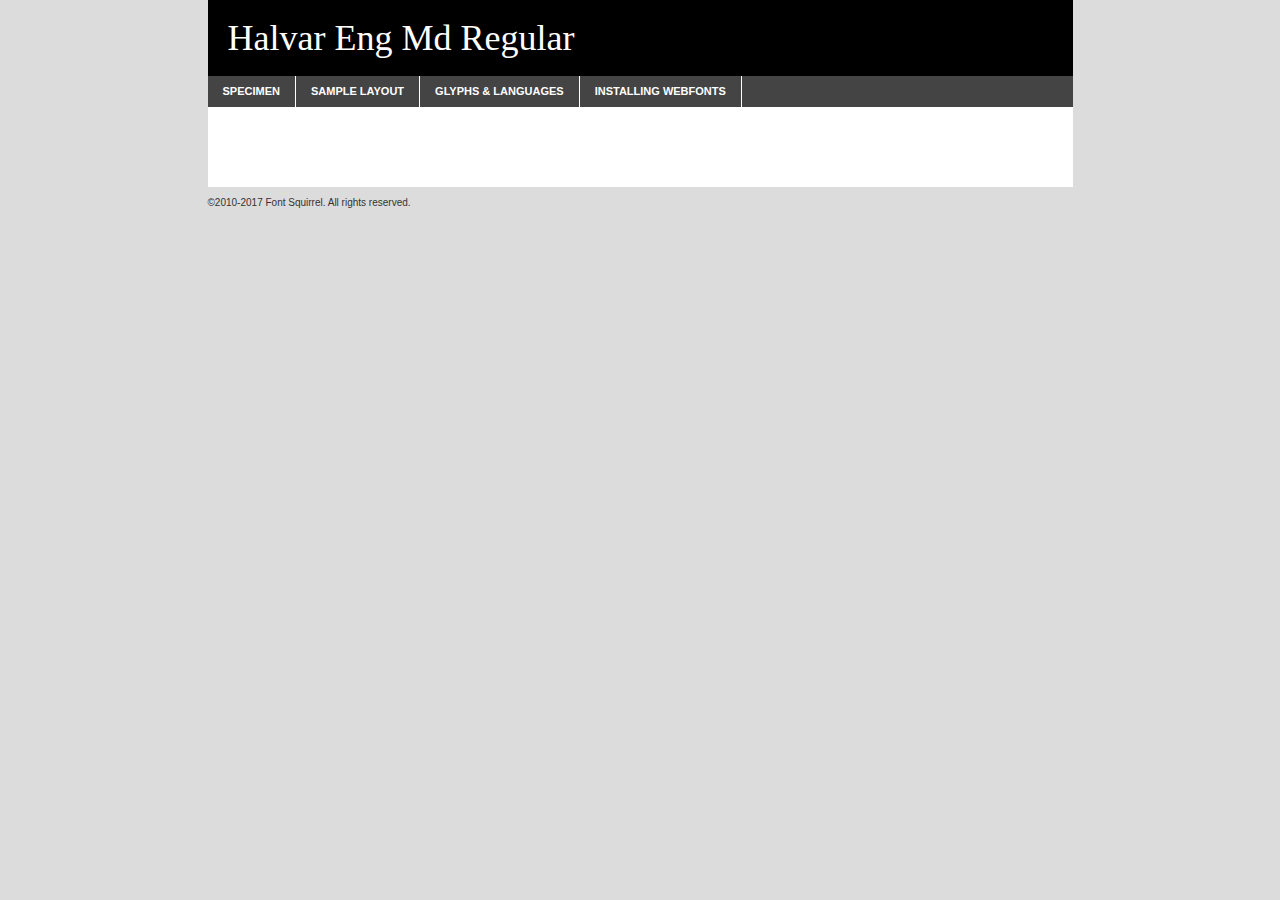
<file: LK/assets/css/fonts/halvar/halvar_engschrift_medium-demo.html>
<!DOCTYPE html PUBLIC "-//W3C//DTD XHTML 1.0 Transitional//EN"
	"http://www.w3.org/TR/xhtml1/DTD/xhtml1-transitional.dtd">

<html xmlns="http://www.w3.org/1999/xhtml" xml:lang="en" lang="en">
<head>
	<meta http-equiv="Content-Type" content="text/html; charset=utf-8" />
	<script src="http://ajax.googleapis.com/ajax/libs/jquery/1.7.2/jquery.min.js" type="text/javascript" charset="utf-8"></script>
	<script type="text/javascript">
	(function($){$.fn.easyTabs=function(option){var param=jQuery.extend({fadeSpeed:"fast",defaultContent:1,activeClass:'active'},option);$(this).each(function(){var thisId="#"+this.id;if(param.defaultContent==''){param.defaultContent=1;}
	if(typeof param.defaultContent=="number")
	{var defaultTab=$(thisId+" .tabs li:eq("+(param.defaultContent-1)+") a").attr('href').substr(1);}else{var defaultTab=param.defaultContent;}
	$(thisId+" .tabs li a").each(function(){var tabToHide=$(this).attr('href').substr(1);$("#"+tabToHide).addClass('easytabs-tab-content');});hideAll();changeContent(defaultTab);function hideAll(){$(thisId+" .easytabs-tab-content").hide();}
	function changeContent(tabId){hideAll();$(thisId+" .tabs li").removeClass(param.activeClass);$(thisId+" .tabs li a[href=#"+tabId+"]").closest('li').addClass(param.activeClass);if(param.fadeSpeed!="none")
	{$(thisId+" #"+tabId).fadeIn(param.fadeSpeed);}else{$(thisId+" #"+tabId).show();}}
	$(thisId+" .tabs li").click(function(){var tabId=$(this).find('a').attr('href').substr(1);changeContent(tabId);return false;});});}})(jQuery);
	</script>
	<link rel="stylesheet" href="specimen_files/specimen_stylesheet.css" type="text/css" charset="utf-8" />
	<link rel="stylesheet" href="stylesheet.css" type="text/css" charset="utf-8" />

	<style type="text/css">
					body{
				font-family: 'halvar_engschriftmedium';
							}
		</style>

	<title>Halvar Eng Md Regular Specimen</title>
	
	
	<script type="text/javascript" charset="utf-8">
		$(document).ready(function() {
			$('#container').easyTabs({defaultContent:1});
		});
	</script>
</head>

<body>
<div id="container">
	<div id="header">
		Halvar Eng Md Regular	</div>
	<ul class="tabs">
		<li><a href="#specimen">Specimen</a></li>
		<li><a href="#layout">Sample Layout</a></li>
				<li><a href="#glyphs">Glyphs &amp; Languages</a></li>
		<li><a href="#installing">Installing Webfonts</a></li>
		
	</ul>
	
	<div id="main_content">

		
			<div id="specimen">
		
				<div class="section">
					<div class="grid12 firstcol">
						<div class="huge">AaBb</div>
					</div>
				</div>
		
				<div class="section">
					<div class="glyph_range">A&#x200B;B&#x200b;C&#x200b;D&#x200b;E&#x200b;F&#x200b;G&#x200b;H&#x200b;I&#x200b;J&#x200b;K&#x200b;L&#x200b;M&#x200b;N&#x200b;O&#x200b;P&#x200b;Q&#x200b;R&#x200b;S&#x200b;T&#x200b;U&#x200b;V&#x200b;W&#x200b;X&#x200b;Y&#x200b;Z&#x200b;a&#x200b;b&#x200b;c&#x200b;d&#x200b;e&#x200b;f&#x200b;g&#x200b;h&#x200b;i&#x200b;j&#x200b;k&#x200b;l&#x200b;m&#x200b;n&#x200b;o&#x200b;p&#x200b;q&#x200b;r&#x200b;s&#x200b;t&#x200b;u&#x200b;v&#x200b;w&#x200b;x&#x200b;y&#x200b;z&#x200b;1&#x200b;2&#x200b;3&#x200b;4&#x200b;5&#x200b;6&#x200b;7&#x200b;8&#x200b;9&#x200b;0&#x200b;&amp;&#x200b;.&#x200b;,&#x200b;?&#x200b;!&#x200b;&#64;&#x200b;(&#x200b;)&#x200b;#&#x200b;$&#x200b;%&#x200b;*&#x200b;+&#x200b;-&#x200b;=&#x200b;:&#x200b;;</div>
				</div>
				<div class="section">
					<div class="grid12 firstcol">
						<table class="sample_table">
							<tr><td>10</td><td class="size10">abcdefghijklmnopqrstuvwxyzABCDEFGHIJKLMNOPQRSTUVWXYZ0123456789abcdefghijklmnopqrstuvwxyzABCDEFGHIJKLMNOPQRSTUVWXYZ0123456789abcdefghijklmnopqrstuvwxyzABCDEFGHIJKLMNOPQRSTUVWXYZ</td></tr>
							<tr><td>11</td><td class="size11">abcdefghijklmnopqrstuvwxyzABCDEFGHIJKLMNOPQRSTUVWXYZ0123456789abcdefghijklmnopqrstuvwxyzABCDEFGHIJKLMNOPQRSTUVWXYZ0123456789abcdefghijklmnopqrstuvwxyzABCDEFGHIJKLMNOPQRSTUVWXYZ</td></tr>
							<tr><td>12</td><td class="size12">abcdefghijklmnopqrstuvwxyzABCDEFGHIJKLMNOPQRSTUVWXYZ0123456789abcdefghijklmnopqrstuvwxyzABCDEFGHIJKLMNOPQRSTUVWXYZ0123456789abcdefghijklmnopqrstuvwxyzABCDEFGHIJKLMNOPQRSTUVWXYZ</td></tr>
							<tr><td>13</td><td class="size13">abcdefghijklmnopqrstuvwxyzABCDEFGHIJKLMNOPQRSTUVWXYZ0123456789abcdefghijklmnopqrstuvwxyzABCDEFGHIJKLMNOPQRSTUVWXYZ0123456789abcdefghijklmnopqrstuvwxyzABCDEFGHIJKLMNOPQRSTUVWXYZ</td></tr>
							<tr><td>14</td><td class="size14">abcdefghijklmnopqrstuvwxyzABCDEFGHIJKLMNOPQRSTUVWXYZ0123456789abcdefghijklmnopqrstuvwxyzABCDEFGHIJKLMNOPQRSTUVWXYZ0123456789abcdefghijklmnopqrstuvwxyzABCDEFGHIJKLMNOPQRSTUVWXYZ</td></tr>
							<tr><td>16</td><td class="size16">abcdefghijklmnopqrstuvwxyzABCDEFGHIJKLMNOPQRSTUVWXYZ0123456789abcdefghijklmnopqrstuvwxyzABCDEFGHIJKLMNOPQRSTUVWXYZ</td></tr>
							<tr><td>18</td><td class="size18">abcdefghijklmnopqrstuvwxyzABCDEFGHIJKLMNOPQRSTUVWXYZ0123456789abcdefghijklmnopqrstuvwxyzABCDEFGHIJKLMNOPQRSTUVWXYZ</td></tr>
							<tr><td>20</td><td class="size20">abcdefghijklmnopqrstuvwxyzABCDEFGHIJKLMNOPQRSTUVWXYZ0123456789abcdefghijklmnopqrstuvwxyzABCDEFGHIJKLMNOPQRSTUVWXYZ</td></tr>
							<tr><td>24</td><td class="size24">abcdefghijklmnopqrstuvwxyzABCDEFGHIJKLMNOPQRSTUVWXYZ0123456789abcdefghijklmnopqrstuvwxyzABCDEFGHIJKLMNOPQRSTUVWXYZ</td></tr>
							<tr><td>30</td><td class="size30">abcdefghijklmnopqrstuvwxyzABCDEFGHIJKLMNOPQRSTUVWXYZ0123456789abcdefghijklmnopqrstuvwxyzABCDEFGHIJKLMNOPQRSTUVWXYZ</td></tr>
							<tr><td>36</td><td class="size36">abcdefghijklmnopqrstuvwxyzABCDEFGHIJKLMNOPQRSTUVWXYZ0123456789abcdefghijklmnopqrstuvwxyzABCDEFGHIJKLMNOPQRSTUVWXYZ</td></tr>
							<tr><td>48</td><td class="size48">abcdefghijklmnopqrstuvwxyzABCDEFGHIJKLMNOPQRSTUVWXYZ0123456789abcdefghijklmnopqrstuvwxyzABCDEFGHIJKLMNOPQRSTUVWXYZ</td></tr>
							<tr><td>60</td><td class="size60">abcdefghijklmnopqrstuvwxyzABCDEFGHIJKLMNOPQRSTUVWXYZ0123456789abcdefghijklmnopqrstuvwxyzABCDEFGHIJKLMNOPQRSTUVWXYZ</td></tr>
							<tr><td>72</td><td class="size72">abcdefghijklmnopqrstuvwxyzABCDEFGHIJKLMNOPQRSTUVWXYZ0123456789abcdefghijklmnopqrstuvwxyzABCDEFGHIJKLMNOPQRSTUVWXYZ</td></tr>
							<tr><td>90</td><td class="size90">abcdefghijklmnopqrstuvwxyzABCDEFGHIJKLMNOPQRSTUVWXYZ0123456789abcdefghijklmnopqrstuvwxyzABCDEFGHIJKLMNOPQRSTUVWXYZ</td></tr>
						</table>
				
					</div>
			
				</div>
		
		
		
								<div class="section" id="bodycomparison">


										<div id="xheight">
				<div class="fontbody">&#x25FC;&#x25FC;&#x25FC;&#x25FC;&#x25FC;&#x25FC;&#x25FC;&#x25FC;&#x25FC;&#x25FC;&#x25FC;&#x25FC;&#x25FC;&#x25FC;&#x25FC;&#x25FC;&#x25FC;&#x25FC;&#x25FC;&#x25FC;&#x25FC;&#x25FC;&#x25FC;&#x25FC;&#x25FC;&#x25FC;&#x25FC;&#x25FC;&#x25FC;&#x25FC;&#x25FC;&#x25FC;&#x25FC;&#x25FC;&#x25FC;&#x25FC;&#x25FC;&#x25FC;&#x25FC;&#x25FC;&#x25FC;&#x25FC;&#x25FC;&#x25FC;&#x25FC;&#x25FC;&#x25FC;&#x25FC;&#x25FC;&#x25FC;&#x25FC;&#x25FC;&#x25FC;&#x25FC;&#x25FC;&#x25FC;&#x25FC;&#x25FC;&#x25FC;&#x25FC;&#x25FC;&#x25FC;&#x25FC;&#x25FC;&#x25FC;&#x25FC;&#x25FC;&#x25FC;&#x25FC;&#x25FC;&#x25FC;&#x25FC;&#x25FC;&#x25FC;&#x25FC;&#x25FC;&#x25FC;&#x25FC;&#x25FC;&#x25FC;&#x25FC;&#x25FC;&#x25FC;&#x25FC;&#x25FC;&#x25FC;&#x25FC;&#x25FC;&#x25FC;&#x25FC;&#x25FC;&#x25FC;&#x25FC;&#x25FC;&#x25FC;&#x25FC;&#x25FC;&#x25FC;&#x25FC;body</div><div class="arialbody">body</div><div class="verdanabody">body</div><div class="georgiabody">body</div></div>
										<div class="fontbody" style="z-index:1">
											body<span>Halvar Eng Md Regular</span>
										</div>
										<div class="arialbody" style="z-index:1">
											body<span>Arial</span>
										</div>
										<div class="verdanabody" style="z-index:1">
											body<span>Verdana</span>
										</div>
										<div class="georgiabody" style="z-index:1">
											body<span>Georgia</span>
										</div>



								</div>
		
		
				<div class="section psample psample_row1" id="">
					
					<div class="grid2 firstcol">
						<p class="size10"><span>10.</span>Aenean lacinia bibendum nulla sed consectetur. Fusce dapibus, tellus ac cursus commodo, tortor mauris condimentum nibh, ut fermentum massa justo sit amet risus. Nullam id dolor id nibh ultricies vehicula ut id elit. Cum sociis natoque penatibus et magnis dis parturient montes, nascetur ridiculus mus. Nulla vitae elit libero, a pharetra augue.</p>
			
					</div>
					<div class="grid3">
						<p class="size11"><span>11.</span>Aenean lacinia bibendum nulla sed consectetur. Fusce dapibus, tellus ac cursus commodo, tortor mauris condimentum nibh, ut fermentum massa justo sit amet risus. Nullam id dolor id nibh ultricies vehicula ut id elit. Cum sociis natoque penatibus et magnis dis parturient montes, nascetur ridiculus mus. Nulla vitae elit libero, a pharetra augue.</p>
			
					</div>
					<div class="grid3">
						<p class="size12"><span>12.</span>Aenean lacinia bibendum nulla sed consectetur. Fusce dapibus, tellus ac cursus commodo, tortor mauris condimentum nibh, ut fermentum massa justo sit amet risus. Nullam id dolor id nibh ultricies vehicula ut id elit. Cum sociis natoque penatibus et magnis dis parturient montes, nascetur ridiculus mus. Nulla vitae elit libero, a pharetra augue.</p>
			
					</div>
					<div class="grid4">
						<p class="size13"><span>13.</span>Aenean lacinia bibendum nulla sed consectetur. Fusce dapibus, tellus ac cursus commodo, tortor mauris condimentum nibh, ut fermentum massa justo sit amet risus. Nullam id dolor id nibh ultricies vehicula ut id elit. Cum sociis natoque penatibus et magnis dis parturient montes, nascetur ridiculus mus. Nulla vitae elit libero, a pharetra augue.</p>
			
					</div>
					<div class="white_blend"></div>
					
				</div>
				<div class="section psample psample_row2" id="">
					<div class="grid3 firstcol">
						<p class="size14"><span>14.</span>Aenean lacinia bibendum nulla sed consectetur. Fusce dapibus, tellus ac cursus commodo, tortor mauris condimentum nibh, ut fermentum massa justo sit amet risus. Nullam id dolor id nibh ultricies vehicula ut id elit. Cum sociis natoque penatibus et magnis dis parturient montes, nascetur ridiculus mus. Nulla vitae elit libero, a pharetra augue.</p>
			
					</div>
					<div class="grid4">
						<p class="size16"><span>16.</span>Aenean lacinia bibendum nulla sed consectetur. Fusce dapibus, tellus ac cursus commodo, tortor mauris condimentum nibh, ut fermentum massa justo sit amet risus. Nullam id dolor id nibh ultricies vehicula ut id elit. Cum sociis natoque penatibus et magnis dis parturient montes, nascetur ridiculus mus. Nulla vitae elit libero, a pharetra augue.</p>
			
					</div>
					<div class="grid5">
						<p class="size18"><span>18.</span>Aenean lacinia bibendum nulla sed consectetur. Fusce dapibus, tellus ac cursus commodo, tortor mauris condimentum nibh, ut fermentum massa justo sit amet risus. Nullam id dolor id nibh ultricies vehicula ut id elit. Cum sociis natoque penatibus et magnis dis parturient montes, nascetur ridiculus mus. Nulla vitae elit libero, a pharetra augue.</p>
			
					</div>

					<div class="white_blend"></div>

				</div>
				
				<div class="section psample psample_row3" id="">
					<div class="grid5 firstcol">
						<p class="size20"><span>20.</span>Aenean lacinia bibendum nulla sed consectetur. Fusce dapibus, tellus ac cursus commodo, tortor mauris condimentum nibh, ut fermentum massa justo sit amet risus. Nullam id dolor id nibh ultricies vehicula ut id elit. Cum sociis natoque penatibus et magnis dis parturient montes, nascetur ridiculus mus. Nulla vitae elit libero, a pharetra augue.</p>
					</div>
					<div class="grid7">
						<p class="size24"><span>24.</span>Aenean lacinia bibendum nulla sed consectetur. Fusce dapibus, tellus ac cursus commodo, tortor mauris condimentum nibh, ut fermentum massa justo sit amet risus. Nullam id dolor id nibh ultricies vehicula ut id elit. Cum sociis natoque penatibus et magnis dis parturient montes, nascetur ridiculus mus. Nulla vitae elit libero, a pharetra augue.</p>
					</div>
					
					<div class="white_blend"></div>
					
				</div>
				
				<div class="section psample psample_row4" id="">
					<div class="grid12 firstcol">
						<p class="size30"><span>30.</span>Aenean lacinia bibendum nulla sed consectetur. Fusce dapibus, tellus ac cursus commodo, tortor mauris condimentum nibh, ut fermentum massa justo sit amet risus. Nullam id dolor id nibh ultricies vehicula ut id elit. Cum sociis natoque penatibus et magnis dis parturient montes, nascetur ridiculus mus. Nulla vitae elit libero, a pharetra augue.</p>
					</div>
					<div class="white_blend"></div>
					
				</div>
				
				
				
				<div class="section psample psample_row1 fullreverse">
					<div class="grid2 firstcol">
						<p class="size10"><span>10.</span>Aenean lacinia bibendum nulla sed consectetur. Fusce dapibus, tellus ac cursus commodo, tortor mauris condimentum nibh, ut fermentum massa justo sit amet risus. Nullam id dolor id nibh ultricies vehicula ut id elit. Cum sociis natoque penatibus et magnis dis parturient montes, nascetur ridiculus mus. Nulla vitae elit libero, a pharetra augue.</p>
			
					</div>
					<div class="grid3">
						<p class="size11"><span>11.</span>Aenean lacinia bibendum nulla sed consectetur. Fusce dapibus, tellus ac cursus commodo, tortor mauris condimentum nibh, ut fermentum massa justo sit amet risus. Nullam id dolor id nibh ultricies vehicula ut id elit. Cum sociis natoque penatibus et magnis dis parturient montes, nascetur ridiculus mus. Nulla vitae elit libero, a pharetra augue.</p>
			
					</div>
					<div class="grid3">
						<p class="size12"><span>12.</span>Aenean lacinia bibendum nulla sed consectetur. Fusce dapibus, tellus ac cursus commodo, tortor mauris condimentum nibh, ut fermentum massa justo sit amet risus. Nullam id dolor id nibh ultricies vehicula ut id elit. Cum sociis natoque penatibus et magnis dis parturient montes, nascetur ridiculus mus. Nulla vitae elit libero, a pharetra augue.</p>
			
					</div>
					<div class="grid4">
						<p class="size13"><span>13.</span>Aenean lacinia bibendum nulla sed consectetur. Fusce dapibus, tellus ac cursus commodo, tortor mauris condimentum nibh, ut fermentum massa justo sit amet risus. Nullam id dolor id nibh ultricies vehicula ut id elit. Cum sociis natoque penatibus et magnis dis parturient montes, nascetur ridiculus mus. Nulla vitae elit libero, a pharetra augue.</p>
			
					</div>
					<div class="black_blend"></div>
					
				</div>
				
				<div class="section psample psample_row2 fullreverse">
					<div class="grid3 firstcol">
						<p class="size14"><span>14.</span>Aenean lacinia bibendum nulla sed consectetur. Fusce dapibus, tellus ac cursus commodo, tortor mauris condimentum nibh, ut fermentum massa justo sit amet risus. Nullam id dolor id nibh ultricies vehicula ut id elit. Cum sociis natoque penatibus et magnis dis parturient montes, nascetur ridiculus mus. Nulla vitae elit libero, a pharetra augue.</p>
			
					</div>
					<div class="grid4">
						<p class="size16"><span>16.</span>Aenean lacinia bibendum nulla sed consectetur. Fusce dapibus, tellus ac cursus commodo, tortor mauris condimentum nibh, ut fermentum massa justo sit amet risus. Nullam id dolor id nibh ultricies vehicula ut id elit. Cum sociis natoque penatibus et magnis dis parturient montes, nascetur ridiculus mus. Nulla vitae elit libero, a pharetra augue.</p>
			
					</div>
					<div class="grid5">
						<p class="size18"><span>18.</span>Aenean lacinia bibendum nulla sed consectetur. Fusce dapibus, tellus ac cursus commodo, tortor mauris condimentum nibh, ut fermentum massa justo sit amet risus. Nullam id dolor id nibh ultricies vehicula ut id elit. Cum sociis natoque penatibus et magnis dis parturient montes, nascetur ridiculus mus. Nulla vitae elit libero, a pharetra augue.</p>
			
					</div>
					<div class="black_blend"></div>

				</div>
				
				<div class="section psample fullreverse psample_row3" id="">
					<div class="grid5 firstcol">
						<p class="size20"><span>20.</span>Aenean lacinia bibendum nulla sed consectetur. Fusce dapibus, tellus ac cursus commodo, tortor mauris condimentum nibh, ut fermentum massa justo sit amet risus. Nullam id dolor id nibh ultricies vehicula ut id elit. Cum sociis natoque penatibus et magnis dis parturient montes, nascetur ridiculus mus. Nulla vitae elit libero, a pharetra augue.</p>
					</div>
					<div class="grid7">
						<p class="size24"><span>24.</span>Aenean lacinia bibendum nulla sed consectetur. Fusce dapibus, tellus ac cursus commodo, tortor mauris condimentum nibh, ut fermentum massa justo sit amet risus. Nullam id dolor id nibh ultricies vehicula ut id elit. Cum sociis natoque penatibus et magnis dis parturient montes, nascetur ridiculus mus. Nulla vitae elit libero, a pharetra augue.</p>
					</div>
					
					<div class="black_blend"></div>
					
				</div>
				
				<div class="section psample fullreverse psample_row4" id="" style="border-bottom: 20px #000 solid;">
					<div class="grid12 firstcol">
						<p class="size30"><span>30.</span>Aenean lacinia bibendum nulla sed consectetur. Fusce dapibus, tellus ac cursus commodo, tortor mauris condimentum nibh, ut fermentum massa justo sit amet risus. Nullam id dolor id nibh ultricies vehicula ut id elit. Cum sociis natoque penatibus et magnis dis parturient montes, nascetur ridiculus mus. Nulla vitae elit libero, a pharetra augue.</p>
					</div>
					<div class="black_blend"></div>
					
				</div>
				
				
				
				
			</div>
			
			<div id="layout">
				
				<div class="section">
					
					<div class="grid12 firstcol">
						<h1>Lorem Ipsum Dolor</h1>
						<h2>Etiam porta sem malesuada magna mollis euismod</h2>
						
						<p class="byline">By <a href="#link">Aenean Lacinia</a></p>
					</div>
				</div>
				<div class="section">
					<div class="grid8 firstcol">
						<p class="large">Donec sed odio dui. Morbi leo risus, porta ac consectetur ac, vestibulum at eros. Fusce dapibus, tellus ac cursus commodo, tortor mauris condimentum nibh, ut fermentum massa justo sit amet risus. </p>

						
						<h3>Pellentesque ornare sem</h3>

						<p>Maecenas sed diam eget risus varius blandit sit amet non magna. Maecenas faucibus mollis interdum. Donec ullamcorper nulla non metus auctor fringilla. Nullam id dolor id nibh ultricies vehicula ut id elit. Nullam id dolor id nibh ultricies vehicula ut id elit. </p>

						<p>Aenean eu leo quam. Pellentesque ornare sem lacinia quam venenatis vestibulum. Lorem ipsum dolor sit amet, consectetur adipiscing elit. Cum sociis natoque penatibus et magnis dis parturient montes, nascetur ridiculus mus. </p>

						<p>Nulla vitae elit libero, a pharetra augue. Praesent commodo cursus magna, vel scelerisque nisl consectetur et. Aenean lacinia bibendum nulla sed consectetur. </p>

						<p>Nullam quis risus eget urna mollis ornare vel eu leo. Nullam quis risus eget urna mollis ornare vel eu leo. Maecenas sed diam eget risus varius blandit sit amet non magna. Donec ullamcorper nulla non metus auctor fringilla. </p>

						<h3>Cras mattis consectetur</h3>

						<p>Aenean eu leo quam. Pellentesque ornare sem lacinia quam venenatis vestibulum. Aenean lacinia bibendum nulla sed consectetur. Integer posuere erat a ante venenatis dapibus posuere velit aliquet. Cras mattis consectetur purus sit amet fermentum. </p>

						<p>Nullam id dolor id nibh ultricies vehicula ut id elit. Nullam quis risus eget urna mollis ornare vel eu leo. Cras mattis consectetur purus sit amet fermentum.</p>
					</div>
					
					<div class="grid4 sidebar">
						
						<div class="box reverse">
							<p class="last">Nullam quis risus eget urna mollis ornare vel eu leo. Donec ullamcorper nulla non metus auctor fringilla. Cras mattis consectetur purus sit amet fermentum. Sed posuere consectetur est at lobortis. Lorem ipsum dolor sit amet, consectetur adipiscing elit. </p>
						</div>
						
						<p class="caption">Maecenas sed diam eget risus varius.</p>

						<p>Vestibulum id ligula porta felis euismod semper. Integer posuere erat a ante venenatis dapibus posuere velit aliquet. Vestibulum id ligula porta felis euismod semper. Sed posuere consectetur est at lobortis. Maecenas sed diam eget risus varius blandit sit amet non magna. Fusce dapibus, tellus ac cursus commodo, tortor mauris condimentum nibh, ut fermentum massa justo sit amet risus. </p>

					

						<p>Duis mollis, est non commodo luctus, nisi erat porttitor ligula, eget lacinia odio sem nec elit. Aenean lacinia bibendum nulla sed consectetur. Vivamus sagittis lacus vel augue laoreet rutrum faucibus dolor auctor. Aenean lacinia bibendum nulla sed consectetur. Nullam quis risus eget urna mollis ornare vel eu leo. </p>

						<p>Praesent commodo cursus magna, vel scelerisque nisl consectetur et. Donec ullamcorper nulla non metus auctor fringilla. Maecenas faucibus mollis interdum. Fusce dapibus, tellus ac cursus commodo, tortor mauris condimentum nibh, ut fermentum massa justo sit amet risus. </p>

					</div>
				</div>
				
			</div>


			



		<div id="glyphs">
			<div class="section">
				<div class="grid12 firstcol">
			
				<h1>Language Support</h1>
				<p>The subset of Halvar Eng Md Regular in this kit supports the following languages:<br />
			
					Albanian, Basque, Belarusian_lacinka, Bosnian, Breton, Catalan, Chamorro, Chichewa_nyanja, Croatian, Cyrillic, Czech, Danish, Dutch, English, Esperanto, Estonian, Faroese, Finnish, French, Frisian, Galician, German, Greek, Hungarian, Icelandic, Italian, Latvian, Lithuanian, Malagasy, Maltese, Norwegian, Polish, Portuguese, Romanian, Serbian, Slovak, Slovenian, Spanish, Swedish, Turkish, Welsh, Alsatian, Aragonese, Arapaho, Aromanian, Arrernte, Asturian, Aymara, Bislama, Cebuano, Cheyenne, Cimbrian, Corsican, Fijian, French_creole, Friulian, Genoese, Gilbertese, Greenlandic, Guarani, Haitian_creole, Hawaiian, Hiligaynon, Hmong, Hopi, Ibanag, Iloko_ilokano, Indonesian, Interglossa_glosa, Interlingua, Irish_gaelic, Istro-romanian, Jerriais, Kashubian, Kurdish_kurmanji, Ladin, Lojban, Lombard, Low_saxon, Luxembourgeois, Malay_latinized, Manx, Maori, Megleno-romanian, Mohawk, Nahuatl, Norfolk_pitcairnese, Northern_sotho, Occitan, Oromo, Pangasinan, Papiamento, Piedmontese, Potawatomi, Quechua, Rhaeto-romance, Romansh, Rotokas, Sami_inari, Sami_lule, Samoan, Sardinian, Scots_gaelic, Seychelles_creole, Shona, Sicilian, Somali, Southern_ndebele, Southern_sotho, Swahili, Swati_swazi, Tagalog_filipino_pilipino, Tahitian, Tausug, Tetum, Tok_pisin, Tongan, Tswana, Turkmen, Turkmen_cyrillic, Turkmen_latinized, Tuvaluan, Uyghur_cyrillic, Uyghur_latinized, Veps, Volapuk, Votic_cyrillic, Votic_latinized, Walloon, Warlpiri, Xhosa, Yapese, Zulu, Latinbasic, Ubasic, Demo, Moldovan				</p>
				<h1>Glyph Chart</h1>
				<p>The subset of Halvar Eng Md Regular in this kit includes all the glyphs listed below. Unicode entities are included above each glyph to help you insert individual characters into your layout.</p>
				<div id="glyph_chart">
			
																				 <div><p>&amp;#32;</p>&#32;</div>
																				 <div><p>&amp;#33;</p>&#33;</div>
																				 <div><p>&amp;#34;</p>&#34;</div>
																				 <div><p>&amp;#35;</p>&#35;</div>
																				 <div><p>&amp;#36;</p>&#36;</div>
																				 <div><p>&amp;#37;</p>&#37;</div>
																				 <div><p>&amp;#38;</p>&#38;</div>
																				 <div><p>&amp;#39;</p>&#39;</div>
																				 <div><p>&amp;#40;</p>&#40;</div>
																				 <div><p>&amp;#41;</p>&#41;</div>
																				 <div><p>&amp;#42;</p>&#42;</div>
																				 <div><p>&amp;#43;</p>&#43;</div>
																				 <div><p>&amp;#44;</p>&#44;</div>
																				 <div><p>&amp;#45;</p>&#45;</div>
																				 <div><p>&amp;#46;</p>&#46;</div>
																				 <div><p>&amp;#47;</p>&#47;</div>
																				 <div><p>&amp;#48;</p>&#48;</div>
																				 <div><p>&amp;#49;</p>&#49;</div>
																				 <div><p>&amp;#50;</p>&#50;</div>
																				 <div><p>&amp;#51;</p>&#51;</div>
																				 <div><p>&amp;#52;</p>&#52;</div>
																				 <div><p>&amp;#53;</p>&#53;</div>
																				 <div><p>&amp;#54;</p>&#54;</div>
																				 <div><p>&amp;#55;</p>&#55;</div>
																				 <div><p>&amp;#56;</p>&#56;</div>
																				 <div><p>&amp;#57;</p>&#57;</div>
																				 <div><p>&amp;#58;</p>&#58;</div>
																				 <div><p>&amp;#59;</p>&#59;</div>
																				 <div><p>&amp;#60;</p>&#60;</div>
																				 <div><p>&amp;#61;</p>&#61;</div>
																				 <div><p>&amp;#62;</p>&#62;</div>
																				 <div><p>&amp;#63;</p>&#63;</div>
																				 <div><p>&amp;#64;</p>&#64;</div>
																				 <div><p>&amp;#65;</p>&#65;</div>
																				 <div><p>&amp;#66;</p>&#66;</div>
																				 <div><p>&amp;#67;</p>&#67;</div>
																				 <div><p>&amp;#68;</p>&#68;</div>
																				 <div><p>&amp;#69;</p>&#69;</div>
																				 <div><p>&amp;#70;</p>&#70;</div>
																				 <div><p>&amp;#71;</p>&#71;</div>
																				 <div><p>&amp;#72;</p>&#72;</div>
																				 <div><p>&amp;#73;</p>&#73;</div>
																				 <div><p>&amp;#74;</p>&#74;</div>
																				 <div><p>&amp;#75;</p>&#75;</div>
																				 <div><p>&amp;#76;</p>&#76;</div>
																				 <div><p>&amp;#77;</p>&#77;</div>
																				 <div><p>&amp;#78;</p>&#78;</div>
																				 <div><p>&amp;#79;</p>&#79;</div>
																				 <div><p>&amp;#80;</p>&#80;</div>
																				 <div><p>&amp;#81;</p>&#81;</div>
																				 <div><p>&amp;#82;</p>&#82;</div>
																				 <div><p>&amp;#83;</p>&#83;</div>
																				 <div><p>&amp;#84;</p>&#84;</div>
																				 <div><p>&amp;#85;</p>&#85;</div>
																				 <div><p>&amp;#86;</p>&#86;</div>
																				 <div><p>&amp;#87;</p>&#87;</div>
																				 <div><p>&amp;#88;</p>&#88;</div>
																				 <div><p>&amp;#89;</p>&#89;</div>
																				 <div><p>&amp;#90;</p>&#90;</div>
																				 <div><p>&amp;#91;</p>&#91;</div>
																				 <div><p>&amp;#92;</p>&#92;</div>
																				 <div><p>&amp;#93;</p>&#93;</div>
																				 <div><p>&amp;#94;</p>&#94;</div>
																				 <div><p>&amp;#95;</p>&#95;</div>
																				 <div><p>&amp;#96;</p>&#96;</div>
																				 <div><p>&amp;#97;</p>&#97;</div>
																				 <div><p>&amp;#98;</p>&#98;</div>
																				 <div><p>&amp;#99;</p>&#99;</div>
																				 <div><p>&amp;#100;</p>&#100;</div>
																				 <div><p>&amp;#101;</p>&#101;</div>
																				 <div><p>&amp;#102;</p>&#102;</div>
																				 <div><p>&amp;#103;</p>&#103;</div>
																				 <div><p>&amp;#104;</p>&#104;</div>
																				 <div><p>&amp;#105;</p>&#105;</div>
																				 <div><p>&amp;#106;</p>&#106;</div>
																				 <div><p>&amp;#107;</p>&#107;</div>
																				 <div><p>&amp;#108;</p>&#108;</div>
																				 <div><p>&amp;#109;</p>&#109;</div>
																				 <div><p>&amp;#110;</p>&#110;</div>
																				 <div><p>&amp;#111;</p>&#111;</div>
																				 <div><p>&amp;#112;</p>&#112;</div>
																				 <div><p>&amp;#113;</p>&#113;</div>
																				 <div><p>&amp;#114;</p>&#114;</div>
																				 <div><p>&amp;#115;</p>&#115;</div>
																				 <div><p>&amp;#116;</p>&#116;</div>
																				 <div><p>&amp;#117;</p>&#117;</div>
																				 <div><p>&amp;#118;</p>&#118;</div>
																				 <div><p>&amp;#119;</p>&#119;</div>
																				 <div><p>&amp;#120;</p>&#120;</div>
																				 <div><p>&amp;#121;</p>&#121;</div>
																				 <div><p>&amp;#122;</p>&#122;</div>
																				 <div><p>&amp;#123;</p>&#123;</div>
																				 <div><p>&amp;#124;</p>&#124;</div>
																				 <div><p>&amp;#125;</p>&#125;</div>
																				 <div><p>&amp;#126;</p>&#126;</div>
																				 <div><p>&amp;#160;</p>&#160;</div>
																				 <div><p>&amp;#161;</p>&#161;</div>
																				 <div><p>&amp;#162;</p>&#162;</div>
																				 <div><p>&amp;#163;</p>&#163;</div>
																				 <div><p>&amp;#164;</p>&#164;</div>
																				 <div><p>&amp;#165;</p>&#165;</div>
																				 <div><p>&amp;#166;</p>&#166;</div>
																				 <div><p>&amp;#167;</p>&#167;</div>
																				 <div><p>&amp;#168;</p>&#168;</div>
																				 <div><p>&amp;#169;</p>&#169;</div>
																				 <div><p>&amp;#170;</p>&#170;</div>
																				 <div><p>&amp;#171;</p>&#171;</div>
																				 <div><p>&amp;#172;</p>&#172;</div>
																				 <div><p>&amp;#173;</p>&#173;</div>
																				 <div><p>&amp;#174;</p>&#174;</div>
																				 <div><p>&amp;#175;</p>&#175;</div>
																				 <div><p>&amp;#176;</p>&#176;</div>
																				 <div><p>&amp;#177;</p>&#177;</div>
																				 <div><p>&amp;#178;</p>&#178;</div>
																				 <div><p>&amp;#179;</p>&#179;</div>
																				 <div><p>&amp;#180;</p>&#180;</div>
																				 <div><p>&amp;#181;</p>&#181;</div>
																				 <div><p>&amp;#182;</p>&#182;</div>
																				 <div><p>&amp;#183;</p>&#183;</div>
																				 <div><p>&amp;#184;</p>&#184;</div>
																				 <div><p>&amp;#185;</p>&#185;</div>
																				 <div><p>&amp;#186;</p>&#186;</div>
																				 <div><p>&amp;#187;</p>&#187;</div>
																				 <div><p>&amp;#188;</p>&#188;</div>
																				 <div><p>&amp;#189;</p>&#189;</div>
																				 <div><p>&amp;#190;</p>&#190;</div>
																				 <div><p>&amp;#191;</p>&#191;</div>
																				 <div><p>&amp;#192;</p>&#192;</div>
																				 <div><p>&amp;#193;</p>&#193;</div>
																				 <div><p>&amp;#194;</p>&#194;</div>
																				 <div><p>&amp;#195;</p>&#195;</div>
																				 <div><p>&amp;#196;</p>&#196;</div>
																				 <div><p>&amp;#197;</p>&#197;</div>
																				 <div><p>&amp;#198;</p>&#198;</div>
																				 <div><p>&amp;#199;</p>&#199;</div>
																				 <div><p>&amp;#200;</p>&#200;</div>
																				 <div><p>&amp;#201;</p>&#201;</div>
																				 <div><p>&amp;#202;</p>&#202;</div>
																				 <div><p>&amp;#203;</p>&#203;</div>
																				 <div><p>&amp;#204;</p>&#204;</div>
																				 <div><p>&amp;#205;</p>&#205;</div>
																				 <div><p>&amp;#206;</p>&#206;</div>
																				 <div><p>&amp;#207;</p>&#207;</div>
																				 <div><p>&amp;#208;</p>&#208;</div>
																				 <div><p>&amp;#209;</p>&#209;</div>
																				 <div><p>&amp;#210;</p>&#210;</div>
																				 <div><p>&amp;#211;</p>&#211;</div>
																				 <div><p>&amp;#212;</p>&#212;</div>
																				 <div><p>&amp;#213;</p>&#213;</div>
																				 <div><p>&amp;#214;</p>&#214;</div>
																				 <div><p>&amp;#215;</p>&#215;</div>
																				 <div><p>&amp;#216;</p>&#216;</div>
																				 <div><p>&amp;#217;</p>&#217;</div>
																				 <div><p>&amp;#218;</p>&#218;</div>
																				 <div><p>&amp;#219;</p>&#219;</div>
																				 <div><p>&amp;#220;</p>&#220;</div>
																				 <div><p>&amp;#221;</p>&#221;</div>
																				 <div><p>&amp;#222;</p>&#222;</div>
																				 <div><p>&amp;#223;</p>&#223;</div>
																				 <div><p>&amp;#224;</p>&#224;</div>
																				 <div><p>&amp;#225;</p>&#225;</div>
																				 <div><p>&amp;#226;</p>&#226;</div>
																				 <div><p>&amp;#227;</p>&#227;</div>
																				 <div><p>&amp;#228;</p>&#228;</div>
																				 <div><p>&amp;#229;</p>&#229;</div>
																				 <div><p>&amp;#230;</p>&#230;</div>
																				 <div><p>&amp;#231;</p>&#231;</div>
																				 <div><p>&amp;#232;</p>&#232;</div>
																				 <div><p>&amp;#233;</p>&#233;</div>
																				 <div><p>&amp;#234;</p>&#234;</div>
																				 <div><p>&amp;#235;</p>&#235;</div>
																				 <div><p>&amp;#236;</p>&#236;</div>
																				 <div><p>&amp;#237;</p>&#237;</div>
																				 <div><p>&amp;#238;</p>&#238;</div>
																				 <div><p>&amp;#239;</p>&#239;</div>
																				 <div><p>&amp;#240;</p>&#240;</div>
																				 <div><p>&amp;#241;</p>&#241;</div>
																				 <div><p>&amp;#242;</p>&#242;</div>
																				 <div><p>&amp;#243;</p>&#243;</div>
																				 <div><p>&amp;#244;</p>&#244;</div>
																				 <div><p>&amp;#245;</p>&#245;</div>
																				 <div><p>&amp;#246;</p>&#246;</div>
																				 <div><p>&amp;#247;</p>&#247;</div>
																				 <div><p>&amp;#248;</p>&#248;</div>
																				 <div><p>&amp;#249;</p>&#249;</div>
																				 <div><p>&amp;#250;</p>&#250;</div>
																				 <div><p>&amp;#251;</p>&#251;</div>
																				 <div><p>&amp;#252;</p>&#252;</div>
																				 <div><p>&amp;#253;</p>&#253;</div>
																				 <div><p>&amp;#254;</p>&#254;</div>
																				 <div><p>&amp;#255;</p>&#255;</div>
																				 <div><p>&amp;#256;</p>&#256;</div>
																				 <div><p>&amp;#257;</p>&#257;</div>
																				 <div><p>&amp;#258;</p>&#258;</div>
																				 <div><p>&amp;#259;</p>&#259;</div>
																				 <div><p>&amp;#260;</p>&#260;</div>
																				 <div><p>&amp;#261;</p>&#261;</div>
																				 <div><p>&amp;#262;</p>&#262;</div>
																				 <div><p>&amp;#263;</p>&#263;</div>
																				 <div><p>&amp;#264;</p>&#264;</div>
																				 <div><p>&amp;#265;</p>&#265;</div>
																				 <div><p>&amp;#266;</p>&#266;</div>
																				 <div><p>&amp;#267;</p>&#267;</div>
																				 <div><p>&amp;#268;</p>&#268;</div>
																				 <div><p>&amp;#269;</p>&#269;</div>
																				 <div><p>&amp;#270;</p>&#270;</div>
																				 <div><p>&amp;#271;</p>&#271;</div>
																				 <div><p>&amp;#272;</p>&#272;</div>
																				 <div><p>&amp;#273;</p>&#273;</div>
																				 <div><p>&amp;#274;</p>&#274;</div>
																				 <div><p>&amp;#275;</p>&#275;</div>
																				 <div><p>&amp;#276;</p>&#276;</div>
																				 <div><p>&amp;#277;</p>&#277;</div>
																				 <div><p>&amp;#278;</p>&#278;</div>
																				 <div><p>&amp;#279;</p>&#279;</div>
																				 <div><p>&amp;#280;</p>&#280;</div>
																				 <div><p>&amp;#281;</p>&#281;</div>
																				 <div><p>&amp;#282;</p>&#282;</div>
																				 <div><p>&amp;#283;</p>&#283;</div>
																				 <div><p>&amp;#284;</p>&#284;</div>
																				 <div><p>&amp;#285;</p>&#285;</div>
																				 <div><p>&amp;#286;</p>&#286;</div>
																				 <div><p>&amp;#287;</p>&#287;</div>
																				 <div><p>&amp;#288;</p>&#288;</div>
																				 <div><p>&amp;#289;</p>&#289;</div>
																				 <div><p>&amp;#290;</p>&#290;</div>
																				 <div><p>&amp;#291;</p>&#291;</div>
																				 <div><p>&amp;#292;</p>&#292;</div>
																				 <div><p>&amp;#293;</p>&#293;</div>
																				 <div><p>&amp;#294;</p>&#294;</div>
																				 <div><p>&amp;#295;</p>&#295;</div>
																				 <div><p>&amp;#296;</p>&#296;</div>
																				 <div><p>&amp;#297;</p>&#297;</div>
																				 <div><p>&amp;#298;</p>&#298;</div>
																				 <div><p>&amp;#299;</p>&#299;</div>
																				 <div><p>&amp;#300;</p>&#300;</div>
																				 <div><p>&amp;#301;</p>&#301;</div>
																				 <div><p>&amp;#302;</p>&#302;</div>
																				 <div><p>&amp;#303;</p>&#303;</div>
																				 <div><p>&amp;#304;</p>&#304;</div>
																				 <div><p>&amp;#305;</p>&#305;</div>
																				 <div><p>&amp;#306;</p>&#306;</div>
																				 <div><p>&amp;#307;</p>&#307;</div>
																				 <div><p>&amp;#308;</p>&#308;</div>
																				 <div><p>&amp;#309;</p>&#309;</div>
																				 <div><p>&amp;#310;</p>&#310;</div>
																				 <div><p>&amp;#311;</p>&#311;</div>
																				 <div><p>&amp;#313;</p>&#313;</div>
																				 <div><p>&amp;#314;</p>&#314;</div>
																				 <div><p>&amp;#315;</p>&#315;</div>
																				 <div><p>&amp;#316;</p>&#316;</div>
																				 <div><p>&amp;#317;</p>&#317;</div>
																				 <div><p>&amp;#318;</p>&#318;</div>
																				 <div><p>&amp;#319;</p>&#319;</div>
																				 <div><p>&amp;#320;</p>&#320;</div>
																				 <div><p>&amp;#321;</p>&#321;</div>
																				 <div><p>&amp;#322;</p>&#322;</div>
																				 <div><p>&amp;#323;</p>&#323;</div>
																				 <div><p>&amp;#324;</p>&#324;</div>
																				 <div><p>&amp;#325;</p>&#325;</div>
																				 <div><p>&amp;#326;</p>&#326;</div>
																				 <div><p>&amp;#327;</p>&#327;</div>
																				 <div><p>&amp;#328;</p>&#328;</div>
																				 <div><p>&amp;#330;</p>&#330;</div>
																				 <div><p>&amp;#331;</p>&#331;</div>
																				 <div><p>&amp;#332;</p>&#332;</div>
																				 <div><p>&amp;#333;</p>&#333;</div>
																				 <div><p>&amp;#334;</p>&#334;</div>
																				 <div><p>&amp;#335;</p>&#335;</div>
																				 <div><p>&amp;#336;</p>&#336;</div>
																				 <div><p>&amp;#337;</p>&#337;</div>
																				 <div><p>&amp;#338;</p>&#338;</div>
																				 <div><p>&amp;#339;</p>&#339;</div>
																				 <div><p>&amp;#340;</p>&#340;</div>
																				 <div><p>&amp;#341;</p>&#341;</div>
																				 <div><p>&amp;#342;</p>&#342;</div>
																				 <div><p>&amp;#343;</p>&#343;</div>
																				 <div><p>&amp;#344;</p>&#344;</div>
																				 <div><p>&amp;#345;</p>&#345;</div>
																				 <div><p>&amp;#346;</p>&#346;</div>
																				 <div><p>&amp;#347;</p>&#347;</div>
																				 <div><p>&amp;#348;</p>&#348;</div>
																				 <div><p>&amp;#349;</p>&#349;</div>
																				 <div><p>&amp;#350;</p>&#350;</div>
																				 <div><p>&amp;#351;</p>&#351;</div>
																				 <div><p>&amp;#352;</p>&#352;</div>
																				 <div><p>&amp;#353;</p>&#353;</div>
																				 <div><p>&amp;#354;</p>&#354;</div>
																				 <div><p>&amp;#355;</p>&#355;</div>
																				 <div><p>&amp;#356;</p>&#356;</div>
																				 <div><p>&amp;#357;</p>&#357;</div>
																				 <div><p>&amp;#358;</p>&#358;</div>
																				 <div><p>&amp;#359;</p>&#359;</div>
																				 <div><p>&amp;#360;</p>&#360;</div>
																				 <div><p>&amp;#361;</p>&#361;</div>
																				 <div><p>&amp;#362;</p>&#362;</div>
																				 <div><p>&amp;#363;</p>&#363;</div>
																				 <div><p>&amp;#364;</p>&#364;</div>
																				 <div><p>&amp;#365;</p>&#365;</div>
																				 <div><p>&amp;#366;</p>&#366;</div>
																				 <div><p>&amp;#367;</p>&#367;</div>
																				 <div><p>&amp;#368;</p>&#368;</div>
																				 <div><p>&amp;#369;</p>&#369;</div>
																				 <div><p>&amp;#370;</p>&#370;</div>
																				 <div><p>&amp;#371;</p>&#371;</div>
																				 <div><p>&amp;#372;</p>&#372;</div>
																				 <div><p>&amp;#373;</p>&#373;</div>
																				 <div><p>&amp;#374;</p>&#374;</div>
																				 <div><p>&amp;#375;</p>&#375;</div>
																				 <div><p>&amp;#376;</p>&#376;</div>
																				 <div><p>&amp;#377;</p>&#377;</div>
																				 <div><p>&amp;#378;</p>&#378;</div>
																				 <div><p>&amp;#379;</p>&#379;</div>
																				 <div><p>&amp;#380;</p>&#380;</div>
																				 <div><p>&amp;#381;</p>&#381;</div>
																				 <div><p>&amp;#382;</p>&#382;</div>
																				 <div><p>&amp;#399;</p>&#399;</div>
																				 <div><p>&amp;#402;</p>&#402;</div>
																				 <div><p>&amp;#461;</p>&#461;</div>
																				 <div><p>&amp;#462;</p>&#462;</div>
																				 <div><p>&amp;#466;</p>&#466;</div>
																				 <div><p>&amp;#486;</p>&#486;</div>
																				 <div><p>&amp;#487;</p>&#487;</div>
																				 <div><p>&amp;#500;</p>&#500;</div>
																				 <div><p>&amp;#501;</p>&#501;</div>
																				 <div><p>&amp;#508;</p>&#508;</div>
																				 <div><p>&amp;#509;</p>&#509;</div>
																				 <div><p>&amp;#510;</p>&#510;</div>
																				 <div><p>&amp;#511;</p>&#511;</div>
																				 <div><p>&amp;#536;</p>&#536;</div>
																				 <div><p>&amp;#537;</p>&#537;</div>
																				 <div><p>&amp;#538;</p>&#538;</div>
																				 <div><p>&amp;#539;</p>&#539;</div>
																				 <div><p>&amp;#562;</p>&#562;</div>
																				 <div><p>&amp;#563;</p>&#563;</div>
																				 <div><p>&amp;#567;</p>&#567;</div>
																				 <div><p>&amp;#601;</p>&#601;</div>
																				 <div><p>&amp;#699;</p>&#699;</div>
																				 <div><p>&amp;#700;</p>&#700;</div>
																				 <div><p>&amp;#710;</p>&#710;</div>
																				 <div><p>&amp;#711;</p>&#711;</div>
																				 <div><p>&amp;#713;</p>&#713;</div>
																				 <div><p>&amp;#728;</p>&#728;</div>
																				 <div><p>&amp;#729;</p>&#729;</div>
																				 <div><p>&amp;#730;</p>&#730;</div>
																				 <div><p>&amp;#731;</p>&#731;</div>
																				 <div><p>&amp;#732;</p>&#732;</div>
																				 <div><p>&amp;#733;</p>&#733;</div>
																				 <div><p>&amp;#768;</p>&#768;</div>
																				 <div><p>&amp;#769;</p>&#769;</div>
																				 <div><p>&amp;#770;</p>&#770;</div>
																				 <div><p>&amp;#771;</p>&#771;</div>
																				 <div><p>&amp;#772;</p>&#772;</div>
																				 <div><p>&amp;#774;</p>&#774;</div>
																				 <div><p>&amp;#775;</p>&#775;</div>
																				 <div><p>&amp;#776;</p>&#776;</div>
																				 <div><p>&amp;#778;</p>&#778;</div>
																				 <div><p>&amp;#779;</p>&#779;</div>
																				 <div><p>&amp;#780;</p>&#780;</div>
																				 <div><p>&amp;#786;</p>&#786;</div>
																				 <div><p>&amp;#803;</p>&#803;</div>
																				 <div><p>&amp;#806;</p>&#806;</div>
																				 <div><p>&amp;#807;</p>&#807;</div>
																				 <div><p>&amp;#808;</p>&#808;</div>
																				 <div><p>&amp;#884;</p>&#884;</div>
																				 <div><p>&amp;#900;</p>&#900;</div>
																				 <div><p>&amp;#901;</p>&#901;</div>
																				 <div><p>&amp;#902;</p>&#902;</div>
																				 <div><p>&amp;#903;</p>&#903;</div>
																				 <div><p>&amp;#904;</p>&#904;</div>
																				 <div><p>&amp;#905;</p>&#905;</div>
																				 <div><p>&amp;#906;</p>&#906;</div>
																				 <div><p>&amp;#908;</p>&#908;</div>
																				 <div><p>&amp;#910;</p>&#910;</div>
																				 <div><p>&amp;#911;</p>&#911;</div>
																				 <div><p>&amp;#912;</p>&#912;</div>
																				 <div><p>&amp;#913;</p>&#913;</div>
																				 <div><p>&amp;#914;</p>&#914;</div>
																				 <div><p>&amp;#915;</p>&#915;</div>
																				 <div><p>&amp;#916;</p>&#916;</div>
																				 <div><p>&amp;#917;</p>&#917;</div>
																				 <div><p>&amp;#918;</p>&#918;</div>
																				 <div><p>&amp;#919;</p>&#919;</div>
																				 <div><p>&amp;#920;</p>&#920;</div>
																				 <div><p>&amp;#921;</p>&#921;</div>
																				 <div><p>&amp;#922;</p>&#922;</div>
																				 <div><p>&amp;#923;</p>&#923;</div>
																				 <div><p>&amp;#924;</p>&#924;</div>
																				 <div><p>&amp;#925;</p>&#925;</div>
																				 <div><p>&amp;#926;</p>&#926;</div>
																				 <div><p>&amp;#927;</p>&#927;</div>
																				 <div><p>&amp;#928;</p>&#928;</div>
																				 <div><p>&amp;#929;</p>&#929;</div>
																				 <div><p>&amp;#931;</p>&#931;</div>
																				 <div><p>&amp;#932;</p>&#932;</div>
																				 <div><p>&amp;#933;</p>&#933;</div>
																				 <div><p>&amp;#934;</p>&#934;</div>
																				 <div><p>&amp;#935;</p>&#935;</div>
																				 <div><p>&amp;#936;</p>&#936;</div>
																				 <div><p>&amp;#937;</p>&#937;</div>
																				 <div><p>&amp;#938;</p>&#938;</div>
																				 <div><p>&amp;#939;</p>&#939;</div>
																				 <div><p>&amp;#940;</p>&#940;</div>
																				 <div><p>&amp;#941;</p>&#941;</div>
																				 <div><p>&amp;#942;</p>&#942;</div>
																				 <div><p>&amp;#943;</p>&#943;</div>
																				 <div><p>&amp;#944;</p>&#944;</div>
																				 <div><p>&amp;#945;</p>&#945;</div>
																				 <div><p>&amp;#946;</p>&#946;</div>
																				 <div><p>&amp;#947;</p>&#947;</div>
																				 <div><p>&amp;#948;</p>&#948;</div>
																				 <div><p>&amp;#949;</p>&#949;</div>
																				 <div><p>&amp;#950;</p>&#950;</div>
																				 <div><p>&amp;#951;</p>&#951;</div>
																				 <div><p>&amp;#952;</p>&#952;</div>
																				 <div><p>&amp;#953;</p>&#953;</div>
																				 <div><p>&amp;#954;</p>&#954;</div>
																				 <div><p>&amp;#955;</p>&#955;</div>
																				 <div><p>&amp;#956;</p>&#956;</div>
																				 <div><p>&amp;#957;</p>&#957;</div>
																				 <div><p>&amp;#958;</p>&#958;</div>
																				 <div><p>&amp;#959;</p>&#959;</div>
																				 <div><p>&amp;#960;</p>&#960;</div>
																				 <div><p>&amp;#961;</p>&#961;</div>
																				 <div><p>&amp;#962;</p>&#962;</div>
																				 <div><p>&amp;#963;</p>&#963;</div>
																				 <div><p>&amp;#964;</p>&#964;</div>
																				 <div><p>&amp;#965;</p>&#965;</div>
																				 <div><p>&amp;#966;</p>&#966;</div>
																				 <div><p>&amp;#967;</p>&#967;</div>
																				 <div><p>&amp;#968;</p>&#968;</div>
																				 <div><p>&amp;#969;</p>&#969;</div>
																				 <div><p>&amp;#970;</p>&#970;</div>
																				 <div><p>&amp;#971;</p>&#971;</div>
																				 <div><p>&amp;#972;</p>&#972;</div>
																				 <div><p>&amp;#973;</p>&#973;</div>
																				 <div><p>&amp;#974;</p>&#974;</div>
																				 <div><p>&amp;#1024;</p>&#1024;</div>
																				 <div><p>&amp;#1025;</p>&#1025;</div>
																				 <div><p>&amp;#1026;</p>&#1026;</div>
																				 <div><p>&amp;#1027;</p>&#1027;</div>
																				 <div><p>&amp;#1028;</p>&#1028;</div>
																				 <div><p>&amp;#1029;</p>&#1029;</div>
																				 <div><p>&amp;#1030;</p>&#1030;</div>
																				 <div><p>&amp;#1031;</p>&#1031;</div>
																				 <div><p>&amp;#1032;</p>&#1032;</div>
																				 <div><p>&amp;#1033;</p>&#1033;</div>
																				 <div><p>&amp;#1034;</p>&#1034;</div>
																				 <div><p>&amp;#1035;</p>&#1035;</div>
																				 <div><p>&amp;#1036;</p>&#1036;</div>
																				 <div><p>&amp;#1037;</p>&#1037;</div>
																				 <div><p>&amp;#1038;</p>&#1038;</div>
																				 <div><p>&amp;#1039;</p>&#1039;</div>
																				 <div><p>&amp;#1040;</p>&#1040;</div>
																				 <div><p>&amp;#1041;</p>&#1041;</div>
																				 <div><p>&amp;#1042;</p>&#1042;</div>
																				 <div><p>&amp;#1043;</p>&#1043;</div>
																				 <div><p>&amp;#1044;</p>&#1044;</div>
																				 <div><p>&amp;#1045;</p>&#1045;</div>
																				 <div><p>&amp;#1046;</p>&#1046;</div>
																				 <div><p>&amp;#1047;</p>&#1047;</div>
																				 <div><p>&amp;#1048;</p>&#1048;</div>
																				 <div><p>&amp;#1049;</p>&#1049;</div>
																				 <div><p>&amp;#1050;</p>&#1050;</div>
																				 <div><p>&amp;#1051;</p>&#1051;</div>
																				 <div><p>&amp;#1052;</p>&#1052;</div>
																				 <div><p>&amp;#1053;</p>&#1053;</div>
																				 <div><p>&amp;#1054;</p>&#1054;</div>
																				 <div><p>&amp;#1055;</p>&#1055;</div>
																				 <div><p>&amp;#1056;</p>&#1056;</div>
																				 <div><p>&amp;#1057;</p>&#1057;</div>
																				 <div><p>&amp;#1058;</p>&#1058;</div>
																				 <div><p>&amp;#1059;</p>&#1059;</div>
																				 <div><p>&amp;#1060;</p>&#1060;</div>
																				 <div><p>&amp;#1061;</p>&#1061;</div>
																				 <div><p>&amp;#1062;</p>&#1062;</div>
																				 <div><p>&amp;#1063;</p>&#1063;</div>
																				 <div><p>&amp;#1064;</p>&#1064;</div>
																				 <div><p>&amp;#1065;</p>&#1065;</div>
																				 <div><p>&amp;#1066;</p>&#1066;</div>
																				 <div><p>&amp;#1067;</p>&#1067;</div>
																				 <div><p>&amp;#1068;</p>&#1068;</div>
																				 <div><p>&amp;#1069;</p>&#1069;</div>
																				 <div><p>&amp;#1070;</p>&#1070;</div>
																				 <div><p>&amp;#1071;</p>&#1071;</div>
																				 <div><p>&amp;#1072;</p>&#1072;</div>
																				 <div><p>&amp;#1073;</p>&#1073;</div>
																				 <div><p>&amp;#1074;</p>&#1074;</div>
																				 <div><p>&amp;#1075;</p>&#1075;</div>
																				 <div><p>&amp;#1076;</p>&#1076;</div>
																				 <div><p>&amp;#1077;</p>&#1077;</div>
																				 <div><p>&amp;#1078;</p>&#1078;</div>
																				 <div><p>&amp;#1079;</p>&#1079;</div>
																				 <div><p>&amp;#1080;</p>&#1080;</div>
																				 <div><p>&amp;#1081;</p>&#1081;</div>
																				 <div><p>&amp;#1082;</p>&#1082;</div>
																				 <div><p>&amp;#1083;</p>&#1083;</div>
																				 <div><p>&amp;#1084;</p>&#1084;</div>
																				 <div><p>&amp;#1085;</p>&#1085;</div>
																				 <div><p>&amp;#1086;</p>&#1086;</div>
																				 <div><p>&amp;#1087;</p>&#1087;</div>
																				 <div><p>&amp;#1088;</p>&#1088;</div>
																				 <div><p>&amp;#1089;</p>&#1089;</div>
																				 <div><p>&amp;#1090;</p>&#1090;</div>
																				 <div><p>&amp;#1091;</p>&#1091;</div>
																				 <div><p>&amp;#1092;</p>&#1092;</div>
																				 <div><p>&amp;#1093;</p>&#1093;</div>
																				 <div><p>&amp;#1094;</p>&#1094;</div>
																				 <div><p>&amp;#1095;</p>&#1095;</div>
																				 <div><p>&amp;#1096;</p>&#1096;</div>
																				 <div><p>&amp;#1097;</p>&#1097;</div>
																				 <div><p>&amp;#1098;</p>&#1098;</div>
																				 <div><p>&amp;#1099;</p>&#1099;</div>
																				 <div><p>&amp;#1100;</p>&#1100;</div>
																				 <div><p>&amp;#1101;</p>&#1101;</div>
																				 <div><p>&amp;#1102;</p>&#1102;</div>
																				 <div><p>&amp;#1103;</p>&#1103;</div>
																				 <div><p>&amp;#1104;</p>&#1104;</div>
																				 <div><p>&amp;#1105;</p>&#1105;</div>
																				 <div><p>&amp;#1106;</p>&#1106;</div>
																				 <div><p>&amp;#1107;</p>&#1107;</div>
																				 <div><p>&amp;#1108;</p>&#1108;</div>
																				 <div><p>&amp;#1109;</p>&#1109;</div>
																				 <div><p>&amp;#1110;</p>&#1110;</div>
																				 <div><p>&amp;#1111;</p>&#1111;</div>
																				 <div><p>&amp;#1112;</p>&#1112;</div>
																				 <div><p>&amp;#1113;</p>&#1113;</div>
																				 <div><p>&amp;#1114;</p>&#1114;</div>
																				 <div><p>&amp;#1115;</p>&#1115;</div>
																				 <div><p>&amp;#1116;</p>&#1116;</div>
																				 <div><p>&amp;#1117;</p>&#1117;</div>
																				 <div><p>&amp;#1118;</p>&#1118;</div>
																				 <div><p>&amp;#1119;</p>&#1119;</div>
																				 <div><p>&amp;#1122;</p>&#1122;</div>
																				 <div><p>&amp;#1123;</p>&#1123;</div>
																				 <div><p>&amp;#1138;</p>&#1138;</div>
																				 <div><p>&amp;#1139;</p>&#1139;</div>
																				 <div><p>&amp;#1140;</p>&#1140;</div>
																				 <div><p>&amp;#1141;</p>&#1141;</div>
																				 <div><p>&amp;#1168;</p>&#1168;</div>
																				 <div><p>&amp;#1169;</p>&#1169;</div>
																				 <div><p>&amp;#1170;</p>&#1170;</div>
																				 <div><p>&amp;#1171;</p>&#1171;</div>
																				 <div><p>&amp;#1172;</p>&#1172;</div>
																				 <div><p>&amp;#1173;</p>&#1173;</div>
																				 <div><p>&amp;#1174;</p>&#1174;</div>
																				 <div><p>&amp;#1175;</p>&#1175;</div>
																				 <div><p>&amp;#1176;</p>&#1176;</div>
																				 <div><p>&amp;#1177;</p>&#1177;</div>
																				 <div><p>&amp;#1178;</p>&#1178;</div>
																				 <div><p>&amp;#1179;</p>&#1179;</div>
																				 <div><p>&amp;#1180;</p>&#1180;</div>
																				 <div><p>&amp;#1181;</p>&#1181;</div>
																				 <div><p>&amp;#1184;</p>&#1184;</div>
																				 <div><p>&amp;#1185;</p>&#1185;</div>
																				 <div><p>&amp;#1186;</p>&#1186;</div>
																				 <div><p>&amp;#1187;</p>&#1187;</div>
																				 <div><p>&amp;#1188;</p>&#1188;</div>
																				 <div><p>&amp;#1189;</p>&#1189;</div>
																				 <div><p>&amp;#1194;</p>&#1194;</div>
																				 <div><p>&amp;#1195;</p>&#1195;</div>
																				 <div><p>&amp;#1198;</p>&#1198;</div>
																				 <div><p>&amp;#1199;</p>&#1199;</div>
																				 <div><p>&amp;#1200;</p>&#1200;</div>
																				 <div><p>&amp;#1201;</p>&#1201;</div>
																				 <div><p>&amp;#1202;</p>&#1202;</div>
																				 <div><p>&amp;#1203;</p>&#1203;</div>
																				 <div><p>&amp;#1206;</p>&#1206;</div>
																				 <div><p>&amp;#1207;</p>&#1207;</div>
																				 <div><p>&amp;#1208;</p>&#1208;</div>
																				 <div><p>&amp;#1209;</p>&#1209;</div>
																				 <div><p>&amp;#1210;</p>&#1210;</div>
																				 <div><p>&amp;#1211;</p>&#1211;</div>
																				 <div><p>&amp;#1216;</p>&#1216;</div>
																				 <div><p>&amp;#1217;</p>&#1217;</div>
																				 <div><p>&amp;#1218;</p>&#1218;</div>
																				 <div><p>&amp;#1231;</p>&#1231;</div>
																				 <div><p>&amp;#1232;</p>&#1232;</div>
																				 <div><p>&amp;#1233;</p>&#1233;</div>
																				 <div><p>&amp;#1234;</p>&#1234;</div>
																				 <div><p>&amp;#1235;</p>&#1235;</div>
																				 <div><p>&amp;#1236;</p>&#1236;</div>
																				 <div><p>&amp;#1237;</p>&#1237;</div>
																				 <div><p>&amp;#1238;</p>&#1238;</div>
																				 <div><p>&amp;#1239;</p>&#1239;</div>
																				 <div><p>&amp;#1240;</p>&#1240;</div>
																				 <div><p>&amp;#1241;</p>&#1241;</div>
																				 <div><p>&amp;#1242;</p>&#1242;</div>
																				 <div><p>&amp;#1243;</p>&#1243;</div>
																				 <div><p>&amp;#1244;</p>&#1244;</div>
																				 <div><p>&amp;#1245;</p>&#1245;</div>
																				 <div><p>&amp;#1246;</p>&#1246;</div>
																				 <div><p>&amp;#1247;</p>&#1247;</div>
																				 <div><p>&amp;#1250;</p>&#1250;</div>
																				 <div><p>&amp;#1251;</p>&#1251;</div>
																				 <div><p>&amp;#1252;</p>&#1252;</div>
																				 <div><p>&amp;#1253;</p>&#1253;</div>
																				 <div><p>&amp;#1254;</p>&#1254;</div>
																				 <div><p>&amp;#1255;</p>&#1255;</div>
																				 <div><p>&amp;#1256;</p>&#1256;</div>
																				 <div><p>&amp;#1257;</p>&#1257;</div>
																				 <div><p>&amp;#1262;</p>&#1262;</div>
																				 <div><p>&amp;#1263;</p>&#1263;</div>
																				 <div><p>&amp;#1264;</p>&#1264;</div>
																				 <div><p>&amp;#1265;</p>&#1265;</div>
																				 <div><p>&amp;#1266;</p>&#1266;</div>
																				 <div><p>&amp;#1267;</p>&#1267;</div>
																				 <div><p>&amp;#1268;</p>&#1268;</div>
																				 <div><p>&amp;#1269;</p>&#1269;</div>
																				 <div><p>&amp;#1272;</p>&#1272;</div>
																				 <div><p>&amp;#1273;</p>&#1273;</div>
																				 <div><p>&amp;#7778;</p>&#7778;</div>
																				 <div><p>&amp;#7779;</p>&#7779;</div>
																				 <div><p>&amp;#7808;</p>&#7808;</div>
																				 <div><p>&amp;#7809;</p>&#7809;</div>
																				 <div><p>&amp;#7810;</p>&#7810;</div>
																				 <div><p>&amp;#7811;</p>&#7811;</div>
																				 <div><p>&amp;#7812;</p>&#7812;</div>
																				 <div><p>&amp;#7813;</p>&#7813;</div>
																				 <div><p>&amp;#7838;</p>&#7838;</div>
																				 <div><p>&amp;#7864;</p>&#7864;</div>
																				 <div><p>&amp;#7865;</p>&#7865;</div>
																				 <div><p>&amp;#7868;</p>&#7868;</div>
																				 <div><p>&amp;#7869;</p>&#7869;</div>
																				 <div><p>&amp;#7882;</p>&#7882;</div>
																				 <div><p>&amp;#7883;</p>&#7883;</div>
																				 <div><p>&amp;#7884;</p>&#7884;</div>
																				 <div><p>&amp;#7885;</p>&#7885;</div>
																				 <div><p>&amp;#7908;</p>&#7908;</div>
																				 <div><p>&amp;#7909;</p>&#7909;</div>
																				 <div><p>&amp;#7922;</p>&#7922;</div>
																				 <div><p>&amp;#7923;</p>&#7923;</div>
																				 <div><p>&amp;#7928;</p>&#7928;</div>
																				 <div><p>&amp;#7929;</p>&#7929;</div>
																				 <div><p>&amp;#8192;</p>&#8192;</div>
																				 <div><p>&amp;#8193;</p>&#8193;</div>
																				 <div><p>&amp;#8194;</p>&#8194;</div>
																				 <div><p>&amp;#8195;</p>&#8195;</div>
																				 <div><p>&amp;#8196;</p>&#8196;</div>
																				 <div><p>&amp;#8197;</p>&#8197;</div>
																				 <div><p>&amp;#8198;</p>&#8198;</div>
																				 <div><p>&amp;#8199;</p>&#8199;</div>
																				 <div><p>&amp;#8200;</p>&#8200;</div>
																				 <div><p>&amp;#8201;</p>&#8201;</div>
																				 <div><p>&amp;#8202;</p>&#8202;</div>
																				 <div><p>&amp;#8208;</p>&#8208;</div>
																				 <div><p>&amp;#8209;</p>&#8209;</div>
																				 <div><p>&amp;#8210;</p>&#8210;</div>
																				 <div><p>&amp;#8211;</p>&#8211;</div>
																				 <div><p>&amp;#8212;</p>&#8212;</div>
																				 <div><p>&amp;#8213;</p>&#8213;</div>
																				 <div><p>&amp;#8216;</p>&#8216;</div>
																				 <div><p>&amp;#8217;</p>&#8217;</div>
																				 <div><p>&amp;#8218;</p>&#8218;</div>
																				 <div><p>&amp;#8220;</p>&#8220;</div>
																				 <div><p>&amp;#8221;</p>&#8221;</div>
																				 <div><p>&amp;#8222;</p>&#8222;</div>
																				 <div><p>&amp;#8224;</p>&#8224;</div>
																				 <div><p>&amp;#8225;</p>&#8225;</div>
																				 <div><p>&amp;#8226;</p>&#8226;</div>
																				 <div><p>&amp;#8230;</p>&#8230;</div>
																				 <div><p>&amp;#8239;</p>&#8239;</div>
																				 <div><p>&amp;#8240;</p>&#8240;</div>
																				 <div><p>&amp;#8242;</p>&#8242;</div>
																				 <div><p>&amp;#8243;</p>&#8243;</div>
																				 <div><p>&amp;#8249;</p>&#8249;</div>
																				 <div><p>&amp;#8250;</p>&#8250;</div>
																				 <div><p>&amp;#8260;</p>&#8260;</div>
																				 <div><p>&amp;#8287;</p>&#8287;</div>
																				 <div><p>&amp;#8304;</p>&#8304;</div>
																				 <div><p>&amp;#8308;</p>&#8308;</div>
																				 <div><p>&amp;#8309;</p>&#8309;</div>
																				 <div><p>&amp;#8310;</p>&#8310;</div>
																				 <div><p>&amp;#8311;</p>&#8311;</div>
																				 <div><p>&amp;#8312;</p>&#8312;</div>
																				 <div><p>&amp;#8313;</p>&#8313;</div>
																				 <div><p>&amp;#8320;</p>&#8320;</div>
																				 <div><p>&amp;#8321;</p>&#8321;</div>
																				 <div><p>&amp;#8322;</p>&#8322;</div>
																				 <div><p>&amp;#8323;</p>&#8323;</div>
																				 <div><p>&amp;#8324;</p>&#8324;</div>
																				 <div><p>&amp;#8325;</p>&#8325;</div>
																				 <div><p>&amp;#8326;</p>&#8326;</div>
																				 <div><p>&amp;#8327;</p>&#8327;</div>
																				 <div><p>&amp;#8328;</p>&#8328;</div>
																				 <div><p>&amp;#8329;</p>&#8329;</div>
																				 <div><p>&amp;#8364;</p>&#8364;</div>
																				 <div><p>&amp;#8366;</p>&#8366;</div>
																				 <div><p>&amp;#8372;</p>&#8372;</div>
																				 <div><p>&amp;#8376;</p>&#8376;</div>
																				 <div><p>&amp;#8377;</p>&#8377;</div>
																				 <div><p>&amp;#8378;</p>&#8378;</div>
																				 <div><p>&amp;#8381;</p>&#8381;</div>
																				 <div><p>&amp;#8383;</p>&#8383;</div>
																				 <div><p>&amp;#8467;</p>&#8467;</div>
																				 <div><p>&amp;#8470;</p>&#8470;</div>
																				 <div><p>&amp;#8482;</p>&#8482;</div>
																				 <div><p>&amp;#8486;</p>&#8486;</div>
																				 <div><p>&amp;#8494;</p>&#8494;</div>
																				 <div><p>&amp;#8539;</p>&#8539;</div>
																				 <div><p>&amp;#8540;</p>&#8540;</div>
																				 <div><p>&amp;#8541;</p>&#8541;</div>
																				 <div><p>&amp;#8542;</p>&#8542;</div>
																				 <div><p>&amp;#8592;</p>&#8592;</div>
																				 <div><p>&amp;#8593;</p>&#8593;</div>
																				 <div><p>&amp;#8594;</p>&#8594;</div>
																				 <div><p>&amp;#8595;</p>&#8595;</div>
																				 <div><p>&amp;#8598;</p>&#8598;</div>
																				 <div><p>&amp;#8599;</p>&#8599;</div>
																				 <div><p>&amp;#8600;</p>&#8600;</div>
																				 <div><p>&amp;#8601;</p>&#8601;</div>
																				 <div><p>&amp;#8673;</p>&#8673;</div>
																				 <div><p>&amp;#8675;</p>&#8675;</div>
																				 <div><p>&amp;#8706;</p>&#8706;</div>
																				 <div><p>&amp;#8710;</p>&#8710;</div>
																				 <div><p>&amp;#8719;</p>&#8719;</div>
																				 <div><p>&amp;#8721;</p>&#8721;</div>
																				 <div><p>&amp;#8722;</p>&#8722;</div>
																				 <div><p>&amp;#8725;</p>&#8725;</div>
																				 <div><p>&amp;#8729;</p>&#8729;</div>
																				 <div><p>&amp;#8730;</p>&#8730;</div>
																				 <div><p>&amp;#8734;</p>&#8734;</div>
																				 <div><p>&amp;#8747;</p>&#8747;</div>
																				 <div><p>&amp;#8776;</p>&#8776;</div>
																				 <div><p>&amp;#8800;</p>&#8800;</div>
																				 <div><p>&amp;#8804;</p>&#8804;</div>
																				 <div><p>&amp;#8805;</p>&#8805;</div>
																				 <div><p>&amp;#9312;</p>&#9312;</div>
																				 <div><p>&amp;#9313;</p>&#9313;</div>
																				 <div><p>&amp;#9314;</p>&#9314;</div>
																				 <div><p>&amp;#9315;</p>&#9315;</div>
																				 <div><p>&amp;#9316;</p>&#9316;</div>
																				 <div><p>&amp;#9317;</p>&#9317;</div>
																				 <div><p>&amp;#9318;</p>&#9318;</div>
																				 <div><p>&amp;#9319;</p>&#9319;</div>
																				 <div><p>&amp;#9320;</p>&#9320;</div>
																				 <div><p>&amp;#9450;</p>&#9450;</div>
																				 <div><p>&amp;#9471;</p>&#9471;</div>
																				 <div><p>&amp;#9617;</p>&#9617;</div>
																				 <div><p>&amp;#9618;</p>&#9618;</div>
																				 <div><p>&amp;#9632;</p>&#9632;</div>
																				 <div><p>&amp;#9633;</p>&#9633;</div>
																				 <div><p>&amp;#9642;</p>&#9642;</div>
																				 <div><p>&amp;#9643;</p>&#9643;</div>
																				 <div><p>&amp;#9650;</p>&#9650;</div>
																				 <div><p>&amp;#9651;</p>&#9651;</div>
																				 <div><p>&amp;#9652;</p>&#9652;</div>
																				 <div><p>&amp;#9653;</p>&#9653;</div>
																				 <div><p>&amp;#9654;</p>&#9654;</div>
																				 <div><p>&amp;#9655;</p>&#9655;</div>
																				 <div><p>&amp;#9656;</p>&#9656;</div>
																				 <div><p>&amp;#9657;</p>&#9657;</div>
																				 <div><p>&amp;#9660;</p>&#9660;</div>
																				 <div><p>&amp;#9661;</p>&#9661;</div>
																				 <div><p>&amp;#9662;</p>&#9662;</div>
																				 <div><p>&amp;#9663;</p>&#9663;</div>
																				 <div><p>&amp;#9664;</p>&#9664;</div>
																				 <div><p>&amp;#9665;</p>&#9665;</div>
																				 <div><p>&amp;#9666;</p>&#9666;</div>
																				 <div><p>&amp;#9667;</p>&#9667;</div>
																				 <div><p>&amp;#9674;</p>&#9674;</div>
																				 <div><p>&amp;#9675;</p>&#9675;</div>
																				 <div><p>&amp;#9679;</p>&#9679;</div>
																				 <div><p>&amp;#9724;</p>&#9724;</div>
																				 <div><p>&amp;#9829;</p>&#9829;</div>
																				 <div><p>&amp;#9898;</p>&#9898;</div>
																				 <div><p>&amp;#9899;</p>&#9899;</div>
																				 <div><p>&amp;#10003;</p>&#10003;</div>
																				 <div><p>&amp;#10007;</p>&#10007;</div>
																				 <div><p>&amp;#10075;</p>&#10075;</div>
																				 <div><p>&amp;#10076;</p>&#10076;</div>
																				 <div><p>&amp;#10077;</p>&#10077;</div>
																				 <div><p>&amp;#10078;</p>&#10078;</div>
																				 <div><p>&amp;#10102;</p>&#10102;</div>
																				 <div><p>&amp;#10103;</p>&#10103;</div>
																				 <div><p>&amp;#10104;</p>&#10104;</div>
																				 <div><p>&amp;#10105;</p>&#10105;</div>
																				 <div><p>&amp;#10106;</p>&#10106;</div>
																				 <div><p>&amp;#10107;</p>&#10107;</div>
																				 <div><p>&amp;#10108;</p>&#10108;</div>
																				 <div><p>&amp;#10109;</p>&#10109;</div>
																				 <div><p>&amp;#10110;</p>&#10110;</div>
																				 <div><p>&amp;#10229;</p>&#10229;</div>
																				 <div><p>&amp;#10230;</p>&#10230;</div>
																				 <div><p>&amp;#10513;</p>&#10513;</div>
																				 <div><p>&amp;#11064;</p>&#11064;</div>
																				 <div><p>&amp;#64257;</p>&#64257;</div>
																				 <div><p>&amp;#64258;</p>&#64258;</div>
																																																																																																																																																																																																																																																																																																																																																																																																																																																																																																																																																																																																																																																																																																																																																																																																																																																																																																																																																																																																																																																																																																																																																																																																																																																																																																																																																																																																														</div>	
				</div>
		
		
			</div>
		</div>
		
		
		<div id="specs">
			
		</div>
	
		<div id="installing">
			<div class="section">
				<div class="grid7 firstcol">
					<h1>Installing Webfonts</h1>
					
					<p>Webfonts are supported by all major browser platforms but not all in the same way. There are currently four different font formats that must be included in order to target all browsers. This includes TTF, WOFF, EOT and SVG.</p>
					
					<h2>1. Upload your webfonts</h2>
					<p>You must upload your webfont kit to your website. They should be in or near the same directory as your CSS files.</p>
					
					<h2>2. Include the webfont stylesheet</h2>
					<p>A special CSS @font-face declaration helps the various browsers select the appropriate font it needs without causing you a bunch of headaches. Learn more about this syntax by reading the <a href="https://www.fontspring.com/blog/further-hardening-of-the-bulletproof-syntax">Fontspring blog post</a> about it. The code for it is as follows:</p>


<code>
@font-face{ 
	font-family: 'MyWebFont';
	src: url('WebFont.eot');
	src: url('WebFont.eot?#iefix') format('embedded-opentype'),
	     url('WebFont.woff') format('woff'),
	     url('WebFont.ttf') format('truetype'),
	     url('WebFont.svg#webfont') format('svg');
}
</code>

	<p>We've already gone ahead and generated the code for you. All you have to do is link to the stylesheet in your HTML, like this:</p>
	<code>&lt;link rel=&quot;stylesheet&quot; href=&quot;stylesheet.css&quot; type=&quot;text/css&quot; charset=&quot;utf-8&quot; /&gt;</code>

					<h2>3. Modify your own stylesheet</h2>
					<p>To take advantage of your new fonts, you must tell your stylesheet to use them. Look at the original @font-face declaration above and find the property called "font-family." The name linked there will be what you use to reference the font. Prepend that webfont name to the font stack in the "font-family" property, inside the selector you want to change. For example:</p>
<code>p { font-family: 'WebFont', Arial, sans-serif; }</code>

<h2>4. Test</h2>
<p>Getting webfonts to work cross-browser <em>can</em> be tricky. Use the information in the sidebar to help you if you find that fonts aren't loading in a particular browser.</p>
				</div>
				
				<div class="grid5 sidebar">
					<div class="box">
						<h2>Troubleshooting<br />Font-Face Problems</h2>
						<p>Having trouble getting your webfonts to load in your new website? Here are some tips to sort out what might be the problem.</p>

						<h3>Fonts not showing in any browser</h3>

						<p>This sounds like you need to work on the plumbing. You either did not upload the fonts to the correct directory, or you did not link the fonts properly in the CSS. If you've confirmed that all this is correct and you still have a problem, take a look at your .htaccess file and see if requests are getting intercepted.</p>

						<h3>Fonts not loading in iPhone or iPad</h3>

						<p>The most common problem here is that you are serving the fonts from an IIS server. IIS refuses to serve files that have unknown MIME types. If that is the case, you must set the MIME type for SVG to "image/svg+xml" in the server settings. Follow these instructions from Microsoft if you need help.</p>

						<h3>Fonts not loading in Firefox</h3>

						<p>The primary reason for this failure? You are still using a version Firefox older than 3.5. So upgrade already! If that isn't it, then you are very likely serving fonts from a different domain. Firefox requires that all font assets be served from the same domain. Lastly it is possible that you need to add WOFF to your list of MIME types (if you are serving via IIS.)</p>

						<h3>Fonts not loading in IE</h3>

						<p>Are you looking at Internet Explorer on an actual Windows machine or are you cheating by using a service like Adobe BrowserLab? Many of these screenshot services do not render @font-face for IE. Best to test it on a real machine.</p>

						<h3>Fonts not loading in IE9</h3>

						<p>IE9, like Firefox, requires that fonts be served from the same domain as the website. Make sure that is the case.</p>
					</div>
				</div>
			</div>
			
		</div>
	
	</div>
	<div id="footer">
		<p>&copy;2010-2017 Font Squirrel. All rights reserved.</p>
	</div>
</div>
</body>
</html>
</file>
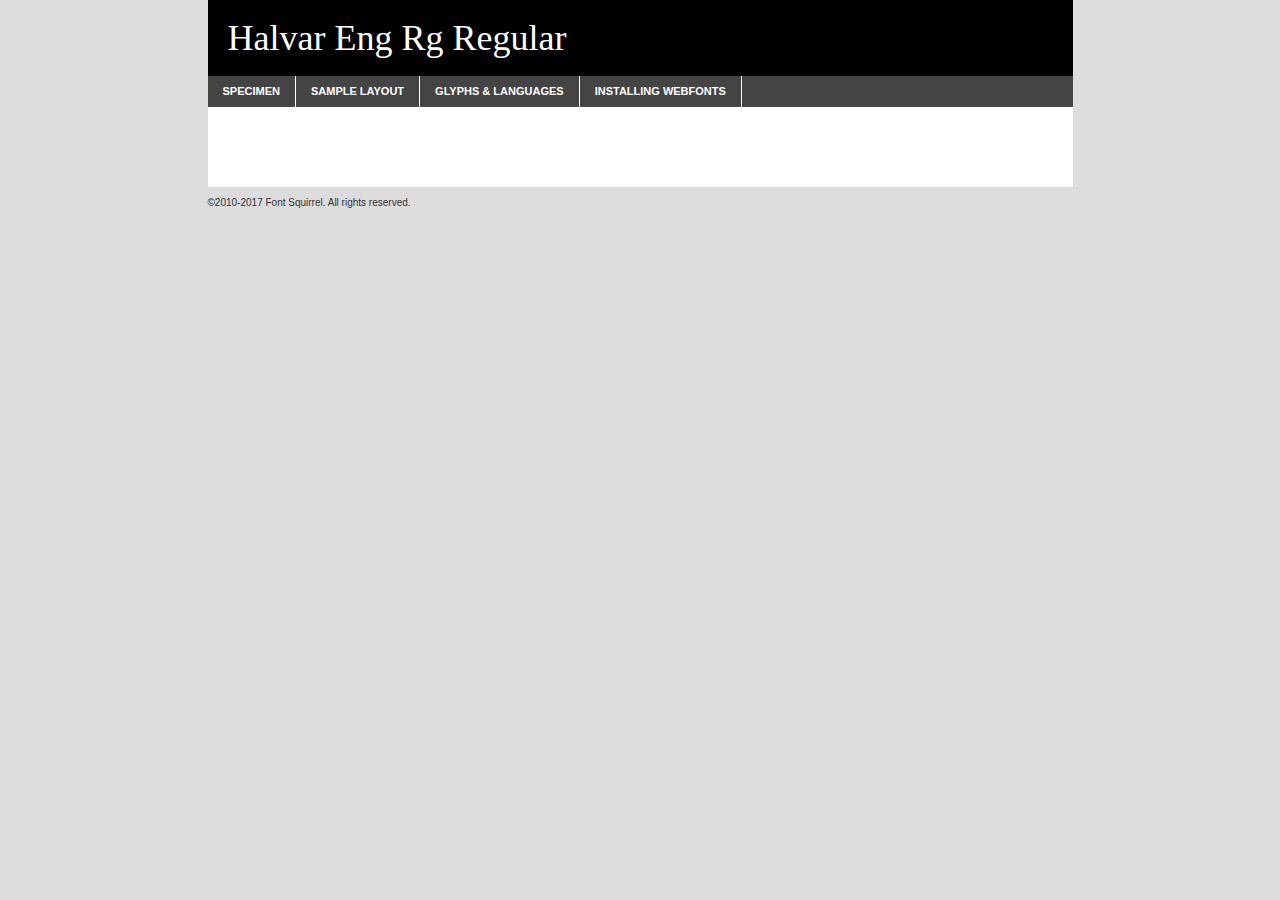
<file: LK/assets/css/fonts/halvar/halvar_engschrift_regular-demo.html>
<!DOCTYPE html PUBLIC "-//W3C//DTD XHTML 1.0 Transitional//EN"
	"http://www.w3.org/TR/xhtml1/DTD/xhtml1-transitional.dtd">

<html xmlns="http://www.w3.org/1999/xhtml" xml:lang="en" lang="en">
<head>
	<meta http-equiv="Content-Type" content="text/html; charset=utf-8" />
	<script src="http://ajax.googleapis.com/ajax/libs/jquery/1.7.2/jquery.min.js" type="text/javascript" charset="utf-8"></script>
	<script type="text/javascript">
	(function($){$.fn.easyTabs=function(option){var param=jQuery.extend({fadeSpeed:"fast",defaultContent:1,activeClass:'active'},option);$(this).each(function(){var thisId="#"+this.id;if(param.defaultContent==''){param.defaultContent=1;}
	if(typeof param.defaultContent=="number")
	{var defaultTab=$(thisId+" .tabs li:eq("+(param.defaultContent-1)+") a").attr('href').substr(1);}else{var defaultTab=param.defaultContent;}
	$(thisId+" .tabs li a").each(function(){var tabToHide=$(this).attr('href').substr(1);$("#"+tabToHide).addClass('easytabs-tab-content');});hideAll();changeContent(defaultTab);function hideAll(){$(thisId+" .easytabs-tab-content").hide();}
	function changeContent(tabId){hideAll();$(thisId+" .tabs li").removeClass(param.activeClass);$(thisId+" .tabs li a[href=#"+tabId+"]").closest('li').addClass(param.activeClass);if(param.fadeSpeed!="none")
	{$(thisId+" #"+tabId).fadeIn(param.fadeSpeed);}else{$(thisId+" #"+tabId).show();}}
	$(thisId+" .tabs li").click(function(){var tabId=$(this).find('a').attr('href').substr(1);changeContent(tabId);return false;});});}})(jQuery);
	</script>
	<link rel="stylesheet" href="specimen_files/specimen_stylesheet.css" type="text/css" charset="utf-8" />
	<link rel="stylesheet" href="stylesheet.css" type="text/css" charset="utf-8" />

	<style type="text/css">
					body{
				font-family: 'halvar_engschriftregular';
							}
		</style>

	<title>Halvar Eng Rg Regular Specimen</title>
	
	
	<script type="text/javascript" charset="utf-8">
		$(document).ready(function() {
			$('#container').easyTabs({defaultContent:1});
		});
	</script>
</head>

<body>
<div id="container">
	<div id="header">
		Halvar Eng Rg Regular	</div>
	<ul class="tabs">
		<li><a href="#specimen">Specimen</a></li>
		<li><a href="#layout">Sample Layout</a></li>
				<li><a href="#glyphs">Glyphs &amp; Languages</a></li>
		<li><a href="#installing">Installing Webfonts</a></li>
		
	</ul>
	
	<div id="main_content">

		
			<div id="specimen">
		
				<div class="section">
					<div class="grid12 firstcol">
						<div class="huge">AaBb</div>
					</div>
				</div>
		
				<div class="section">
					<div class="glyph_range">A&#x200B;B&#x200b;C&#x200b;D&#x200b;E&#x200b;F&#x200b;G&#x200b;H&#x200b;I&#x200b;J&#x200b;K&#x200b;L&#x200b;M&#x200b;N&#x200b;O&#x200b;P&#x200b;Q&#x200b;R&#x200b;S&#x200b;T&#x200b;U&#x200b;V&#x200b;W&#x200b;X&#x200b;Y&#x200b;Z&#x200b;a&#x200b;b&#x200b;c&#x200b;d&#x200b;e&#x200b;f&#x200b;g&#x200b;h&#x200b;i&#x200b;j&#x200b;k&#x200b;l&#x200b;m&#x200b;n&#x200b;o&#x200b;p&#x200b;q&#x200b;r&#x200b;s&#x200b;t&#x200b;u&#x200b;v&#x200b;w&#x200b;x&#x200b;y&#x200b;z&#x200b;1&#x200b;2&#x200b;3&#x200b;4&#x200b;5&#x200b;6&#x200b;7&#x200b;8&#x200b;9&#x200b;0&#x200b;&amp;&#x200b;.&#x200b;,&#x200b;?&#x200b;!&#x200b;&#64;&#x200b;(&#x200b;)&#x200b;#&#x200b;$&#x200b;%&#x200b;*&#x200b;+&#x200b;-&#x200b;=&#x200b;:&#x200b;;</div>
				</div>
				<div class="section">
					<div class="grid12 firstcol">
						<table class="sample_table">
							<tr><td>10</td><td class="size10">abcdefghijklmnopqrstuvwxyzABCDEFGHIJKLMNOPQRSTUVWXYZ0123456789abcdefghijklmnopqrstuvwxyzABCDEFGHIJKLMNOPQRSTUVWXYZ0123456789abcdefghijklmnopqrstuvwxyzABCDEFGHIJKLMNOPQRSTUVWXYZ</td></tr>
							<tr><td>11</td><td class="size11">abcdefghijklmnopqrstuvwxyzABCDEFGHIJKLMNOPQRSTUVWXYZ0123456789abcdefghijklmnopqrstuvwxyzABCDEFGHIJKLMNOPQRSTUVWXYZ0123456789abcdefghijklmnopqrstuvwxyzABCDEFGHIJKLMNOPQRSTUVWXYZ</td></tr>
							<tr><td>12</td><td class="size12">abcdefghijklmnopqrstuvwxyzABCDEFGHIJKLMNOPQRSTUVWXYZ0123456789abcdefghijklmnopqrstuvwxyzABCDEFGHIJKLMNOPQRSTUVWXYZ0123456789abcdefghijklmnopqrstuvwxyzABCDEFGHIJKLMNOPQRSTUVWXYZ</td></tr>
							<tr><td>13</td><td class="size13">abcdefghijklmnopqrstuvwxyzABCDEFGHIJKLMNOPQRSTUVWXYZ0123456789abcdefghijklmnopqrstuvwxyzABCDEFGHIJKLMNOPQRSTUVWXYZ0123456789abcdefghijklmnopqrstuvwxyzABCDEFGHIJKLMNOPQRSTUVWXYZ</td></tr>
							<tr><td>14</td><td class="size14">abcdefghijklmnopqrstuvwxyzABCDEFGHIJKLMNOPQRSTUVWXYZ0123456789abcdefghijklmnopqrstuvwxyzABCDEFGHIJKLMNOPQRSTUVWXYZ0123456789abcdefghijklmnopqrstuvwxyzABCDEFGHIJKLMNOPQRSTUVWXYZ</td></tr>
							<tr><td>16</td><td class="size16">abcdefghijklmnopqrstuvwxyzABCDEFGHIJKLMNOPQRSTUVWXYZ0123456789abcdefghijklmnopqrstuvwxyzABCDEFGHIJKLMNOPQRSTUVWXYZ</td></tr>
							<tr><td>18</td><td class="size18">abcdefghijklmnopqrstuvwxyzABCDEFGHIJKLMNOPQRSTUVWXYZ0123456789abcdefghijklmnopqrstuvwxyzABCDEFGHIJKLMNOPQRSTUVWXYZ</td></tr>
							<tr><td>20</td><td class="size20">abcdefghijklmnopqrstuvwxyzABCDEFGHIJKLMNOPQRSTUVWXYZ0123456789abcdefghijklmnopqrstuvwxyzABCDEFGHIJKLMNOPQRSTUVWXYZ</td></tr>
							<tr><td>24</td><td class="size24">abcdefghijklmnopqrstuvwxyzABCDEFGHIJKLMNOPQRSTUVWXYZ0123456789abcdefghijklmnopqrstuvwxyzABCDEFGHIJKLMNOPQRSTUVWXYZ</td></tr>
							<tr><td>30</td><td class="size30">abcdefghijklmnopqrstuvwxyzABCDEFGHIJKLMNOPQRSTUVWXYZ0123456789abcdefghijklmnopqrstuvwxyzABCDEFGHIJKLMNOPQRSTUVWXYZ</td></tr>
							<tr><td>36</td><td class="size36">abcdefghijklmnopqrstuvwxyzABCDEFGHIJKLMNOPQRSTUVWXYZ0123456789abcdefghijklmnopqrstuvwxyzABCDEFGHIJKLMNOPQRSTUVWXYZ</td></tr>
							<tr><td>48</td><td class="size48">abcdefghijklmnopqrstuvwxyzABCDEFGHIJKLMNOPQRSTUVWXYZ0123456789abcdefghijklmnopqrstuvwxyzABCDEFGHIJKLMNOPQRSTUVWXYZ</td></tr>
							<tr><td>60</td><td class="size60">abcdefghijklmnopqrstuvwxyzABCDEFGHIJKLMNOPQRSTUVWXYZ0123456789abcdefghijklmnopqrstuvwxyzABCDEFGHIJKLMNOPQRSTUVWXYZ</td></tr>
							<tr><td>72</td><td class="size72">abcdefghijklmnopqrstuvwxyzABCDEFGHIJKLMNOPQRSTUVWXYZ0123456789abcdefghijklmnopqrstuvwxyzABCDEFGHIJKLMNOPQRSTUVWXYZ</td></tr>
							<tr><td>90</td><td class="size90">abcdefghijklmnopqrstuvwxyzABCDEFGHIJKLMNOPQRSTUVWXYZ0123456789abcdefghijklmnopqrstuvwxyzABCDEFGHIJKLMNOPQRSTUVWXYZ</td></tr>
						</table>
				
					</div>
			
				</div>
		
		
		
								<div class="section" id="bodycomparison">


										<div id="xheight">
				<div class="fontbody">&#x25FC;&#x25FC;&#x25FC;&#x25FC;&#x25FC;&#x25FC;&#x25FC;&#x25FC;&#x25FC;&#x25FC;&#x25FC;&#x25FC;&#x25FC;&#x25FC;&#x25FC;&#x25FC;&#x25FC;&#x25FC;&#x25FC;&#x25FC;&#x25FC;&#x25FC;&#x25FC;&#x25FC;&#x25FC;&#x25FC;&#x25FC;&#x25FC;&#x25FC;&#x25FC;&#x25FC;&#x25FC;&#x25FC;&#x25FC;&#x25FC;&#x25FC;&#x25FC;&#x25FC;&#x25FC;&#x25FC;&#x25FC;&#x25FC;&#x25FC;&#x25FC;&#x25FC;&#x25FC;&#x25FC;&#x25FC;&#x25FC;&#x25FC;&#x25FC;&#x25FC;&#x25FC;&#x25FC;&#x25FC;&#x25FC;&#x25FC;&#x25FC;&#x25FC;&#x25FC;&#x25FC;&#x25FC;&#x25FC;&#x25FC;&#x25FC;&#x25FC;&#x25FC;&#x25FC;&#x25FC;&#x25FC;&#x25FC;&#x25FC;&#x25FC;&#x25FC;&#x25FC;&#x25FC;&#x25FC;&#x25FC;&#x25FC;&#x25FC;&#x25FC;&#x25FC;&#x25FC;&#x25FC;&#x25FC;&#x25FC;&#x25FC;&#x25FC;&#x25FC;&#x25FC;&#x25FC;&#x25FC;&#x25FC;&#x25FC;&#x25FC;&#x25FC;&#x25FC;&#x25FC;&#x25FC;body</div><div class="arialbody">body</div><div class="verdanabody">body</div><div class="georgiabody">body</div></div>
										<div class="fontbody" style="z-index:1">
											body<span>Halvar Eng Rg Regular</span>
										</div>
										<div class="arialbody" style="z-index:1">
											body<span>Arial</span>
										</div>
										<div class="verdanabody" style="z-index:1">
											body<span>Verdana</span>
										</div>
										<div class="georgiabody" style="z-index:1">
											body<span>Georgia</span>
										</div>



								</div>
		
		
				<div class="section psample psample_row1" id="">
					
					<div class="grid2 firstcol">
						<p class="size10"><span>10.</span>Aenean lacinia bibendum nulla sed consectetur. Fusce dapibus, tellus ac cursus commodo, tortor mauris condimentum nibh, ut fermentum massa justo sit amet risus. Nullam id dolor id nibh ultricies vehicula ut id elit. Cum sociis natoque penatibus et magnis dis parturient montes, nascetur ridiculus mus. Nulla vitae elit libero, a pharetra augue.</p>
			
					</div>
					<div class="grid3">
						<p class="size11"><span>11.</span>Aenean lacinia bibendum nulla sed consectetur. Fusce dapibus, tellus ac cursus commodo, tortor mauris condimentum nibh, ut fermentum massa justo sit amet risus. Nullam id dolor id nibh ultricies vehicula ut id elit. Cum sociis natoque penatibus et magnis dis parturient montes, nascetur ridiculus mus. Nulla vitae elit libero, a pharetra augue.</p>
			
					</div>
					<div class="grid3">
						<p class="size12"><span>12.</span>Aenean lacinia bibendum nulla sed consectetur. Fusce dapibus, tellus ac cursus commodo, tortor mauris condimentum nibh, ut fermentum massa justo sit amet risus. Nullam id dolor id nibh ultricies vehicula ut id elit. Cum sociis natoque penatibus et magnis dis parturient montes, nascetur ridiculus mus. Nulla vitae elit libero, a pharetra augue.</p>
			
					</div>
					<div class="grid4">
						<p class="size13"><span>13.</span>Aenean lacinia bibendum nulla sed consectetur. Fusce dapibus, tellus ac cursus commodo, tortor mauris condimentum nibh, ut fermentum massa justo sit amet risus. Nullam id dolor id nibh ultricies vehicula ut id elit. Cum sociis natoque penatibus et magnis dis parturient montes, nascetur ridiculus mus. Nulla vitae elit libero, a pharetra augue.</p>
			
					</div>
					<div class="white_blend"></div>
					
				</div>
				<div class="section psample psample_row2" id="">
					<div class="grid3 firstcol">
						<p class="size14"><span>14.</span>Aenean lacinia bibendum nulla sed consectetur. Fusce dapibus, tellus ac cursus commodo, tortor mauris condimentum nibh, ut fermentum massa justo sit amet risus. Nullam id dolor id nibh ultricies vehicula ut id elit. Cum sociis natoque penatibus et magnis dis parturient montes, nascetur ridiculus mus. Nulla vitae elit libero, a pharetra augue.</p>
			
					</div>
					<div class="grid4">
						<p class="size16"><span>16.</span>Aenean lacinia bibendum nulla sed consectetur. Fusce dapibus, tellus ac cursus commodo, tortor mauris condimentum nibh, ut fermentum massa justo sit amet risus. Nullam id dolor id nibh ultricies vehicula ut id elit. Cum sociis natoque penatibus et magnis dis parturient montes, nascetur ridiculus mus. Nulla vitae elit libero, a pharetra augue.</p>
			
					</div>
					<div class="grid5">
						<p class="size18"><span>18.</span>Aenean lacinia bibendum nulla sed consectetur. Fusce dapibus, tellus ac cursus commodo, tortor mauris condimentum nibh, ut fermentum massa justo sit amet risus. Nullam id dolor id nibh ultricies vehicula ut id elit. Cum sociis natoque penatibus et magnis dis parturient montes, nascetur ridiculus mus. Nulla vitae elit libero, a pharetra augue.</p>
			
					</div>

					<div class="white_blend"></div>

				</div>
				
				<div class="section psample psample_row3" id="">
					<div class="grid5 firstcol">
						<p class="size20"><span>20.</span>Aenean lacinia bibendum nulla sed consectetur. Fusce dapibus, tellus ac cursus commodo, tortor mauris condimentum nibh, ut fermentum massa justo sit amet risus. Nullam id dolor id nibh ultricies vehicula ut id elit. Cum sociis natoque penatibus et magnis dis parturient montes, nascetur ridiculus mus. Nulla vitae elit libero, a pharetra augue.</p>
					</div>
					<div class="grid7">
						<p class="size24"><span>24.</span>Aenean lacinia bibendum nulla sed consectetur. Fusce dapibus, tellus ac cursus commodo, tortor mauris condimentum nibh, ut fermentum massa justo sit amet risus. Nullam id dolor id nibh ultricies vehicula ut id elit. Cum sociis natoque penatibus et magnis dis parturient montes, nascetur ridiculus mus. Nulla vitae elit libero, a pharetra augue.</p>
					</div>
					
					<div class="white_blend"></div>
					
				</div>
				
				<div class="section psample psample_row4" id="">
					<div class="grid12 firstcol">
						<p class="size30"><span>30.</span>Aenean lacinia bibendum nulla sed consectetur. Fusce dapibus, tellus ac cursus commodo, tortor mauris condimentum nibh, ut fermentum massa justo sit amet risus. Nullam id dolor id nibh ultricies vehicula ut id elit. Cum sociis natoque penatibus et magnis dis parturient montes, nascetur ridiculus mus. Nulla vitae elit libero, a pharetra augue.</p>
					</div>
					<div class="white_blend"></div>
					
				</div>
				
				
				
				<div class="section psample psample_row1 fullreverse">
					<div class="grid2 firstcol">
						<p class="size10"><span>10.</span>Aenean lacinia bibendum nulla sed consectetur. Fusce dapibus, tellus ac cursus commodo, tortor mauris condimentum nibh, ut fermentum massa justo sit amet risus. Nullam id dolor id nibh ultricies vehicula ut id elit. Cum sociis natoque penatibus et magnis dis parturient montes, nascetur ridiculus mus. Nulla vitae elit libero, a pharetra augue.</p>
			
					</div>
					<div class="grid3">
						<p class="size11"><span>11.</span>Aenean lacinia bibendum nulla sed consectetur. Fusce dapibus, tellus ac cursus commodo, tortor mauris condimentum nibh, ut fermentum massa justo sit amet risus. Nullam id dolor id nibh ultricies vehicula ut id elit. Cum sociis natoque penatibus et magnis dis parturient montes, nascetur ridiculus mus. Nulla vitae elit libero, a pharetra augue.</p>
			
					</div>
					<div class="grid3">
						<p class="size12"><span>12.</span>Aenean lacinia bibendum nulla sed consectetur. Fusce dapibus, tellus ac cursus commodo, tortor mauris condimentum nibh, ut fermentum massa justo sit amet risus. Nullam id dolor id nibh ultricies vehicula ut id elit. Cum sociis natoque penatibus et magnis dis parturient montes, nascetur ridiculus mus. Nulla vitae elit libero, a pharetra augue.</p>
			
					</div>
					<div class="grid4">
						<p class="size13"><span>13.</span>Aenean lacinia bibendum nulla sed consectetur. Fusce dapibus, tellus ac cursus commodo, tortor mauris condimentum nibh, ut fermentum massa justo sit amet risus. Nullam id dolor id nibh ultricies vehicula ut id elit. Cum sociis natoque penatibus et magnis dis parturient montes, nascetur ridiculus mus. Nulla vitae elit libero, a pharetra augue.</p>
			
					</div>
					<div class="black_blend"></div>
					
				</div>
				
				<div class="section psample psample_row2 fullreverse">
					<div class="grid3 firstcol">
						<p class="size14"><span>14.</span>Aenean lacinia bibendum nulla sed consectetur. Fusce dapibus, tellus ac cursus commodo, tortor mauris condimentum nibh, ut fermentum massa justo sit amet risus. Nullam id dolor id nibh ultricies vehicula ut id elit. Cum sociis natoque penatibus et magnis dis parturient montes, nascetur ridiculus mus. Nulla vitae elit libero, a pharetra augue.</p>
			
					</div>
					<div class="grid4">
						<p class="size16"><span>16.</span>Aenean lacinia bibendum nulla sed consectetur. Fusce dapibus, tellus ac cursus commodo, tortor mauris condimentum nibh, ut fermentum massa justo sit amet risus. Nullam id dolor id nibh ultricies vehicula ut id elit. Cum sociis natoque penatibus et magnis dis parturient montes, nascetur ridiculus mus. Nulla vitae elit libero, a pharetra augue.</p>
			
					</div>
					<div class="grid5">
						<p class="size18"><span>18.</span>Aenean lacinia bibendum nulla sed consectetur. Fusce dapibus, tellus ac cursus commodo, tortor mauris condimentum nibh, ut fermentum massa justo sit amet risus. Nullam id dolor id nibh ultricies vehicula ut id elit. Cum sociis natoque penatibus et magnis dis parturient montes, nascetur ridiculus mus. Nulla vitae elit libero, a pharetra augue.</p>
			
					</div>
					<div class="black_blend"></div>

				</div>
				
				<div class="section psample fullreverse psample_row3" id="">
					<div class="grid5 firstcol">
						<p class="size20"><span>20.</span>Aenean lacinia bibendum nulla sed consectetur. Fusce dapibus, tellus ac cursus commodo, tortor mauris condimentum nibh, ut fermentum massa justo sit amet risus. Nullam id dolor id nibh ultricies vehicula ut id elit. Cum sociis natoque penatibus et magnis dis parturient montes, nascetur ridiculus mus. Nulla vitae elit libero, a pharetra augue.</p>
					</div>
					<div class="grid7">
						<p class="size24"><span>24.</span>Aenean lacinia bibendum nulla sed consectetur. Fusce dapibus, tellus ac cursus commodo, tortor mauris condimentum nibh, ut fermentum massa justo sit amet risus. Nullam id dolor id nibh ultricies vehicula ut id elit. Cum sociis natoque penatibus et magnis dis parturient montes, nascetur ridiculus mus. Nulla vitae elit libero, a pharetra augue.</p>
					</div>
					
					<div class="black_blend"></div>
					
				</div>
				
				<div class="section psample fullreverse psample_row4" id="" style="border-bottom: 20px #000 solid;">
					<div class="grid12 firstcol">
						<p class="size30"><span>30.</span>Aenean lacinia bibendum nulla sed consectetur. Fusce dapibus, tellus ac cursus commodo, tortor mauris condimentum nibh, ut fermentum massa justo sit amet risus. Nullam id dolor id nibh ultricies vehicula ut id elit. Cum sociis natoque penatibus et magnis dis parturient montes, nascetur ridiculus mus. Nulla vitae elit libero, a pharetra augue.</p>
					</div>
					<div class="black_blend"></div>
					
				</div>
				
				
				
				
			</div>
			
			<div id="layout">
				
				<div class="section">
					
					<div class="grid12 firstcol">
						<h1>Lorem Ipsum Dolor</h1>
						<h2>Etiam porta sem malesuada magna mollis euismod</h2>
						
						<p class="byline">By <a href="#link">Aenean Lacinia</a></p>
					</div>
				</div>
				<div class="section">
					<div class="grid8 firstcol">
						<p class="large">Donec sed odio dui. Morbi leo risus, porta ac consectetur ac, vestibulum at eros. Fusce dapibus, tellus ac cursus commodo, tortor mauris condimentum nibh, ut fermentum massa justo sit amet risus. </p>

						
						<h3>Pellentesque ornare sem</h3>

						<p>Maecenas sed diam eget risus varius blandit sit amet non magna. Maecenas faucibus mollis interdum. Donec ullamcorper nulla non metus auctor fringilla. Nullam id dolor id nibh ultricies vehicula ut id elit. Nullam id dolor id nibh ultricies vehicula ut id elit. </p>

						<p>Aenean eu leo quam. Pellentesque ornare sem lacinia quam venenatis vestibulum. Lorem ipsum dolor sit amet, consectetur adipiscing elit. Cum sociis natoque penatibus et magnis dis parturient montes, nascetur ridiculus mus. </p>

						<p>Nulla vitae elit libero, a pharetra augue. Praesent commodo cursus magna, vel scelerisque nisl consectetur et. Aenean lacinia bibendum nulla sed consectetur. </p>

						<p>Nullam quis risus eget urna mollis ornare vel eu leo. Nullam quis risus eget urna mollis ornare vel eu leo. Maecenas sed diam eget risus varius blandit sit amet non magna. Donec ullamcorper nulla non metus auctor fringilla. </p>

						<h3>Cras mattis consectetur</h3>

						<p>Aenean eu leo quam. Pellentesque ornare sem lacinia quam venenatis vestibulum. Aenean lacinia bibendum nulla sed consectetur. Integer posuere erat a ante venenatis dapibus posuere velit aliquet. Cras mattis consectetur purus sit amet fermentum. </p>

						<p>Nullam id dolor id nibh ultricies vehicula ut id elit. Nullam quis risus eget urna mollis ornare vel eu leo. Cras mattis consectetur purus sit amet fermentum.</p>
					</div>
					
					<div class="grid4 sidebar">
						
						<div class="box reverse">
							<p class="last">Nullam quis risus eget urna mollis ornare vel eu leo. Donec ullamcorper nulla non metus auctor fringilla. Cras mattis consectetur purus sit amet fermentum. Sed posuere consectetur est at lobortis. Lorem ipsum dolor sit amet, consectetur adipiscing elit. </p>
						</div>
						
						<p class="caption">Maecenas sed diam eget risus varius.</p>

						<p>Vestibulum id ligula porta felis euismod semper. Integer posuere erat a ante venenatis dapibus posuere velit aliquet. Vestibulum id ligula porta felis euismod semper. Sed posuere consectetur est at lobortis. Maecenas sed diam eget risus varius blandit sit amet non magna. Fusce dapibus, tellus ac cursus commodo, tortor mauris condimentum nibh, ut fermentum massa justo sit amet risus. </p>

					

						<p>Duis mollis, est non commodo luctus, nisi erat porttitor ligula, eget lacinia odio sem nec elit. Aenean lacinia bibendum nulla sed consectetur. Vivamus sagittis lacus vel augue laoreet rutrum faucibus dolor auctor. Aenean lacinia bibendum nulla sed consectetur. Nullam quis risus eget urna mollis ornare vel eu leo. </p>

						<p>Praesent commodo cursus magna, vel scelerisque nisl consectetur et. Donec ullamcorper nulla non metus auctor fringilla. Maecenas faucibus mollis interdum. Fusce dapibus, tellus ac cursus commodo, tortor mauris condimentum nibh, ut fermentum massa justo sit amet risus. </p>

					</div>
				</div>
				
			</div>


			



		<div id="glyphs">
			<div class="section">
				<div class="grid12 firstcol">
			
				<h1>Language Support</h1>
				<p>The subset of Halvar Eng Rg Regular in this kit supports the following languages:<br />
			
					Albanian, Basque, Belarusian_lacinka, Bosnian, Breton, Catalan, Chamorro, Chichewa_nyanja, Croatian, Cyrillic, Czech, Danish, Dutch, English, Esperanto, Estonian, Faroese, Finnish, French, Frisian, Galician, German, Greek, Hungarian, Icelandic, Italian, Latvian, Lithuanian, Malagasy, Maltese, Norwegian, Polish, Portuguese, Romanian, Serbian, Slovak, Slovenian, Spanish, Swedish, Turkish, Welsh, Alsatian, Aragonese, Arapaho, Aromanian, Arrernte, Asturian, Aymara, Bislama, Cebuano, Cheyenne, Cimbrian, Corsican, Fijian, French_creole, Friulian, Genoese, Gilbertese, Greenlandic, Guarani, Haitian_creole, Hawaiian, Hiligaynon, Hmong, Hopi, Ibanag, Iloko_ilokano, Indonesian, Interglossa_glosa, Interlingua, Irish_gaelic, Istro-romanian, Jerriais, Kashubian, Kurdish_kurmanji, Ladin, Lojban, Lombard, Low_saxon, Luxembourgeois, Malay_latinized, Manx, Maori, Megleno-romanian, Mohawk, Nahuatl, Norfolk_pitcairnese, Northern_sotho, Occitan, Oromo, Pangasinan, Papiamento, Piedmontese, Potawatomi, Quechua, Rhaeto-romance, Romansh, Rotokas, Sami_inari, Sami_lule, Samoan, Sardinian, Scots_gaelic, Seychelles_creole, Shona, Sicilian, Somali, Southern_ndebele, Southern_sotho, Swahili, Swati_swazi, Tagalog_filipino_pilipino, Tahitian, Tausug, Tetum, Tok_pisin, Tongan, Tswana, Turkmen, Turkmen_cyrillic, Turkmen_latinized, Tuvaluan, Uyghur_cyrillic, Uyghur_latinized, Veps, Volapuk, Votic_cyrillic, Votic_latinized, Walloon, Warlpiri, Xhosa, Yapese, Zulu, Latinbasic, Ubasic, Demo, Moldovan				</p>
				<h1>Glyph Chart</h1>
				<p>The subset of Halvar Eng Rg Regular in this kit includes all the glyphs listed below. Unicode entities are included above each glyph to help you insert individual characters into your layout.</p>
				<div id="glyph_chart">
			
																				 <div><p>&amp;#32;</p>&#32;</div>
																				 <div><p>&amp;#33;</p>&#33;</div>
																				 <div><p>&amp;#34;</p>&#34;</div>
																				 <div><p>&amp;#35;</p>&#35;</div>
																				 <div><p>&amp;#36;</p>&#36;</div>
																				 <div><p>&amp;#37;</p>&#37;</div>
																				 <div><p>&amp;#38;</p>&#38;</div>
																				 <div><p>&amp;#39;</p>&#39;</div>
																				 <div><p>&amp;#40;</p>&#40;</div>
																				 <div><p>&amp;#41;</p>&#41;</div>
																				 <div><p>&amp;#42;</p>&#42;</div>
																				 <div><p>&amp;#43;</p>&#43;</div>
																				 <div><p>&amp;#44;</p>&#44;</div>
																				 <div><p>&amp;#45;</p>&#45;</div>
																				 <div><p>&amp;#46;</p>&#46;</div>
																				 <div><p>&amp;#47;</p>&#47;</div>
																				 <div><p>&amp;#48;</p>&#48;</div>
																				 <div><p>&amp;#49;</p>&#49;</div>
																				 <div><p>&amp;#50;</p>&#50;</div>
																				 <div><p>&amp;#51;</p>&#51;</div>
																				 <div><p>&amp;#52;</p>&#52;</div>
																				 <div><p>&amp;#53;</p>&#53;</div>
																				 <div><p>&amp;#54;</p>&#54;</div>
																				 <div><p>&amp;#55;</p>&#55;</div>
																				 <div><p>&amp;#56;</p>&#56;</div>
																				 <div><p>&amp;#57;</p>&#57;</div>
																				 <div><p>&amp;#58;</p>&#58;</div>
																				 <div><p>&amp;#59;</p>&#59;</div>
																				 <div><p>&amp;#60;</p>&#60;</div>
																				 <div><p>&amp;#61;</p>&#61;</div>
																				 <div><p>&amp;#62;</p>&#62;</div>
																				 <div><p>&amp;#63;</p>&#63;</div>
																				 <div><p>&amp;#64;</p>&#64;</div>
																				 <div><p>&amp;#65;</p>&#65;</div>
																				 <div><p>&amp;#66;</p>&#66;</div>
																				 <div><p>&amp;#67;</p>&#67;</div>
																				 <div><p>&amp;#68;</p>&#68;</div>
																				 <div><p>&amp;#69;</p>&#69;</div>
																				 <div><p>&amp;#70;</p>&#70;</div>
																				 <div><p>&amp;#71;</p>&#71;</div>
																				 <div><p>&amp;#72;</p>&#72;</div>
																				 <div><p>&amp;#73;</p>&#73;</div>
																				 <div><p>&amp;#74;</p>&#74;</div>
																				 <div><p>&amp;#75;</p>&#75;</div>
																				 <div><p>&amp;#76;</p>&#76;</div>
																				 <div><p>&amp;#77;</p>&#77;</div>
																				 <div><p>&amp;#78;</p>&#78;</div>
																				 <div><p>&amp;#79;</p>&#79;</div>
																				 <div><p>&amp;#80;</p>&#80;</div>
																				 <div><p>&amp;#81;</p>&#81;</div>
																				 <div><p>&amp;#82;</p>&#82;</div>
																				 <div><p>&amp;#83;</p>&#83;</div>
																				 <div><p>&amp;#84;</p>&#84;</div>
																				 <div><p>&amp;#85;</p>&#85;</div>
																				 <div><p>&amp;#86;</p>&#86;</div>
																				 <div><p>&amp;#87;</p>&#87;</div>
																				 <div><p>&amp;#88;</p>&#88;</div>
																				 <div><p>&amp;#89;</p>&#89;</div>
																				 <div><p>&amp;#90;</p>&#90;</div>
																				 <div><p>&amp;#91;</p>&#91;</div>
																				 <div><p>&amp;#92;</p>&#92;</div>
																				 <div><p>&amp;#93;</p>&#93;</div>
																				 <div><p>&amp;#94;</p>&#94;</div>
																				 <div><p>&amp;#95;</p>&#95;</div>
																				 <div><p>&amp;#96;</p>&#96;</div>
																				 <div><p>&amp;#97;</p>&#97;</div>
																				 <div><p>&amp;#98;</p>&#98;</div>
																				 <div><p>&amp;#99;</p>&#99;</div>
																				 <div><p>&amp;#100;</p>&#100;</div>
																				 <div><p>&amp;#101;</p>&#101;</div>
																				 <div><p>&amp;#102;</p>&#102;</div>
																				 <div><p>&amp;#103;</p>&#103;</div>
																				 <div><p>&amp;#104;</p>&#104;</div>
																				 <div><p>&amp;#105;</p>&#105;</div>
																				 <div><p>&amp;#106;</p>&#106;</div>
																				 <div><p>&amp;#107;</p>&#107;</div>
																				 <div><p>&amp;#108;</p>&#108;</div>
																				 <div><p>&amp;#109;</p>&#109;</div>
																				 <div><p>&amp;#110;</p>&#110;</div>
																				 <div><p>&amp;#111;</p>&#111;</div>
																				 <div><p>&amp;#112;</p>&#112;</div>
																				 <div><p>&amp;#113;</p>&#113;</div>
																				 <div><p>&amp;#114;</p>&#114;</div>
																				 <div><p>&amp;#115;</p>&#115;</div>
																				 <div><p>&amp;#116;</p>&#116;</div>
																				 <div><p>&amp;#117;</p>&#117;</div>
																				 <div><p>&amp;#118;</p>&#118;</div>
																				 <div><p>&amp;#119;</p>&#119;</div>
																				 <div><p>&amp;#120;</p>&#120;</div>
																				 <div><p>&amp;#121;</p>&#121;</div>
																				 <div><p>&amp;#122;</p>&#122;</div>
																				 <div><p>&amp;#123;</p>&#123;</div>
																				 <div><p>&amp;#124;</p>&#124;</div>
																				 <div><p>&amp;#125;</p>&#125;</div>
																				 <div><p>&amp;#126;</p>&#126;</div>
																				 <div><p>&amp;#160;</p>&#160;</div>
																				 <div><p>&amp;#161;</p>&#161;</div>
																				 <div><p>&amp;#162;</p>&#162;</div>
																				 <div><p>&amp;#163;</p>&#163;</div>
																				 <div><p>&amp;#164;</p>&#164;</div>
																				 <div><p>&amp;#165;</p>&#165;</div>
																				 <div><p>&amp;#166;</p>&#166;</div>
																				 <div><p>&amp;#167;</p>&#167;</div>
																				 <div><p>&amp;#168;</p>&#168;</div>
																				 <div><p>&amp;#169;</p>&#169;</div>
																				 <div><p>&amp;#170;</p>&#170;</div>
																				 <div><p>&amp;#171;</p>&#171;</div>
																				 <div><p>&amp;#172;</p>&#172;</div>
																				 <div><p>&amp;#173;</p>&#173;</div>
																				 <div><p>&amp;#174;</p>&#174;</div>
																				 <div><p>&amp;#175;</p>&#175;</div>
																				 <div><p>&amp;#176;</p>&#176;</div>
																				 <div><p>&amp;#177;</p>&#177;</div>
																				 <div><p>&amp;#178;</p>&#178;</div>
																				 <div><p>&amp;#179;</p>&#179;</div>
																				 <div><p>&amp;#180;</p>&#180;</div>
																				 <div><p>&amp;#181;</p>&#181;</div>
																				 <div><p>&amp;#182;</p>&#182;</div>
																				 <div><p>&amp;#183;</p>&#183;</div>
																				 <div><p>&amp;#184;</p>&#184;</div>
																				 <div><p>&amp;#185;</p>&#185;</div>
																				 <div><p>&amp;#186;</p>&#186;</div>
																				 <div><p>&amp;#187;</p>&#187;</div>
																				 <div><p>&amp;#188;</p>&#188;</div>
																				 <div><p>&amp;#189;</p>&#189;</div>
																				 <div><p>&amp;#190;</p>&#190;</div>
																				 <div><p>&amp;#191;</p>&#191;</div>
																				 <div><p>&amp;#192;</p>&#192;</div>
																				 <div><p>&amp;#193;</p>&#193;</div>
																				 <div><p>&amp;#194;</p>&#194;</div>
																				 <div><p>&amp;#195;</p>&#195;</div>
																				 <div><p>&amp;#196;</p>&#196;</div>
																				 <div><p>&amp;#197;</p>&#197;</div>
																				 <div><p>&amp;#198;</p>&#198;</div>
																				 <div><p>&amp;#199;</p>&#199;</div>
																				 <div><p>&amp;#200;</p>&#200;</div>
																				 <div><p>&amp;#201;</p>&#201;</div>
																				 <div><p>&amp;#202;</p>&#202;</div>
																				 <div><p>&amp;#203;</p>&#203;</div>
																				 <div><p>&amp;#204;</p>&#204;</div>
																				 <div><p>&amp;#205;</p>&#205;</div>
																				 <div><p>&amp;#206;</p>&#206;</div>
																				 <div><p>&amp;#207;</p>&#207;</div>
																				 <div><p>&amp;#208;</p>&#208;</div>
																				 <div><p>&amp;#209;</p>&#209;</div>
																				 <div><p>&amp;#210;</p>&#210;</div>
																				 <div><p>&amp;#211;</p>&#211;</div>
																				 <div><p>&amp;#212;</p>&#212;</div>
																				 <div><p>&amp;#213;</p>&#213;</div>
																				 <div><p>&amp;#214;</p>&#214;</div>
																				 <div><p>&amp;#215;</p>&#215;</div>
																				 <div><p>&amp;#216;</p>&#216;</div>
																				 <div><p>&amp;#217;</p>&#217;</div>
																				 <div><p>&amp;#218;</p>&#218;</div>
																				 <div><p>&amp;#219;</p>&#219;</div>
																				 <div><p>&amp;#220;</p>&#220;</div>
																				 <div><p>&amp;#221;</p>&#221;</div>
																				 <div><p>&amp;#222;</p>&#222;</div>
																				 <div><p>&amp;#223;</p>&#223;</div>
																				 <div><p>&amp;#224;</p>&#224;</div>
																				 <div><p>&amp;#225;</p>&#225;</div>
																				 <div><p>&amp;#226;</p>&#226;</div>
																				 <div><p>&amp;#227;</p>&#227;</div>
																				 <div><p>&amp;#228;</p>&#228;</div>
																				 <div><p>&amp;#229;</p>&#229;</div>
																				 <div><p>&amp;#230;</p>&#230;</div>
																				 <div><p>&amp;#231;</p>&#231;</div>
																				 <div><p>&amp;#232;</p>&#232;</div>
																				 <div><p>&amp;#233;</p>&#233;</div>
																				 <div><p>&amp;#234;</p>&#234;</div>
																				 <div><p>&amp;#235;</p>&#235;</div>
																				 <div><p>&amp;#236;</p>&#236;</div>
																				 <div><p>&amp;#237;</p>&#237;</div>
																				 <div><p>&amp;#238;</p>&#238;</div>
																				 <div><p>&amp;#239;</p>&#239;</div>
																				 <div><p>&amp;#240;</p>&#240;</div>
																				 <div><p>&amp;#241;</p>&#241;</div>
																				 <div><p>&amp;#242;</p>&#242;</div>
																				 <div><p>&amp;#243;</p>&#243;</div>
																				 <div><p>&amp;#244;</p>&#244;</div>
																				 <div><p>&amp;#245;</p>&#245;</div>
																				 <div><p>&amp;#246;</p>&#246;</div>
																				 <div><p>&amp;#247;</p>&#247;</div>
																				 <div><p>&amp;#248;</p>&#248;</div>
																				 <div><p>&amp;#249;</p>&#249;</div>
																				 <div><p>&amp;#250;</p>&#250;</div>
																				 <div><p>&amp;#251;</p>&#251;</div>
																				 <div><p>&amp;#252;</p>&#252;</div>
																				 <div><p>&amp;#253;</p>&#253;</div>
																				 <div><p>&amp;#254;</p>&#254;</div>
																				 <div><p>&amp;#255;</p>&#255;</div>
																				 <div><p>&amp;#256;</p>&#256;</div>
																				 <div><p>&amp;#257;</p>&#257;</div>
																				 <div><p>&amp;#258;</p>&#258;</div>
																				 <div><p>&amp;#259;</p>&#259;</div>
																				 <div><p>&amp;#260;</p>&#260;</div>
																				 <div><p>&amp;#261;</p>&#261;</div>
																				 <div><p>&amp;#262;</p>&#262;</div>
																				 <div><p>&amp;#263;</p>&#263;</div>
																				 <div><p>&amp;#264;</p>&#264;</div>
																				 <div><p>&amp;#265;</p>&#265;</div>
																				 <div><p>&amp;#266;</p>&#266;</div>
																				 <div><p>&amp;#267;</p>&#267;</div>
																				 <div><p>&amp;#268;</p>&#268;</div>
																				 <div><p>&amp;#269;</p>&#269;</div>
																				 <div><p>&amp;#270;</p>&#270;</div>
																				 <div><p>&amp;#271;</p>&#271;</div>
																				 <div><p>&amp;#272;</p>&#272;</div>
																				 <div><p>&amp;#273;</p>&#273;</div>
																				 <div><p>&amp;#274;</p>&#274;</div>
																				 <div><p>&amp;#275;</p>&#275;</div>
																				 <div><p>&amp;#276;</p>&#276;</div>
																				 <div><p>&amp;#277;</p>&#277;</div>
																				 <div><p>&amp;#278;</p>&#278;</div>
																				 <div><p>&amp;#279;</p>&#279;</div>
																				 <div><p>&amp;#280;</p>&#280;</div>
																				 <div><p>&amp;#281;</p>&#281;</div>
																				 <div><p>&amp;#282;</p>&#282;</div>
																				 <div><p>&amp;#283;</p>&#283;</div>
																				 <div><p>&amp;#284;</p>&#284;</div>
																				 <div><p>&amp;#285;</p>&#285;</div>
																				 <div><p>&amp;#286;</p>&#286;</div>
																				 <div><p>&amp;#287;</p>&#287;</div>
																				 <div><p>&amp;#288;</p>&#288;</div>
																				 <div><p>&amp;#289;</p>&#289;</div>
																				 <div><p>&amp;#290;</p>&#290;</div>
																				 <div><p>&amp;#291;</p>&#291;</div>
																				 <div><p>&amp;#292;</p>&#292;</div>
																				 <div><p>&amp;#293;</p>&#293;</div>
																				 <div><p>&amp;#294;</p>&#294;</div>
																				 <div><p>&amp;#295;</p>&#295;</div>
																				 <div><p>&amp;#296;</p>&#296;</div>
																				 <div><p>&amp;#297;</p>&#297;</div>
																				 <div><p>&amp;#298;</p>&#298;</div>
																				 <div><p>&amp;#299;</p>&#299;</div>
																				 <div><p>&amp;#300;</p>&#300;</div>
																				 <div><p>&amp;#301;</p>&#301;</div>
																				 <div><p>&amp;#302;</p>&#302;</div>
																				 <div><p>&amp;#303;</p>&#303;</div>
																				 <div><p>&amp;#304;</p>&#304;</div>
																				 <div><p>&amp;#305;</p>&#305;</div>
																				 <div><p>&amp;#306;</p>&#306;</div>
																				 <div><p>&amp;#307;</p>&#307;</div>
																				 <div><p>&amp;#308;</p>&#308;</div>
																				 <div><p>&amp;#309;</p>&#309;</div>
																				 <div><p>&amp;#310;</p>&#310;</div>
																				 <div><p>&amp;#311;</p>&#311;</div>
																				 <div><p>&amp;#313;</p>&#313;</div>
																				 <div><p>&amp;#314;</p>&#314;</div>
																				 <div><p>&amp;#315;</p>&#315;</div>
																				 <div><p>&amp;#316;</p>&#316;</div>
																				 <div><p>&amp;#317;</p>&#317;</div>
																				 <div><p>&amp;#318;</p>&#318;</div>
																				 <div><p>&amp;#319;</p>&#319;</div>
																				 <div><p>&amp;#320;</p>&#320;</div>
																				 <div><p>&amp;#321;</p>&#321;</div>
																				 <div><p>&amp;#322;</p>&#322;</div>
																				 <div><p>&amp;#323;</p>&#323;</div>
																				 <div><p>&amp;#324;</p>&#324;</div>
																				 <div><p>&amp;#325;</p>&#325;</div>
																				 <div><p>&amp;#326;</p>&#326;</div>
																				 <div><p>&amp;#327;</p>&#327;</div>
																				 <div><p>&amp;#328;</p>&#328;</div>
																				 <div><p>&amp;#330;</p>&#330;</div>
																				 <div><p>&amp;#331;</p>&#331;</div>
																				 <div><p>&amp;#332;</p>&#332;</div>
																				 <div><p>&amp;#333;</p>&#333;</div>
																				 <div><p>&amp;#334;</p>&#334;</div>
																				 <div><p>&amp;#335;</p>&#335;</div>
																				 <div><p>&amp;#336;</p>&#336;</div>
																				 <div><p>&amp;#337;</p>&#337;</div>
																				 <div><p>&amp;#338;</p>&#338;</div>
																				 <div><p>&amp;#339;</p>&#339;</div>
																				 <div><p>&amp;#340;</p>&#340;</div>
																				 <div><p>&amp;#341;</p>&#341;</div>
																				 <div><p>&amp;#342;</p>&#342;</div>
																				 <div><p>&amp;#343;</p>&#343;</div>
																				 <div><p>&amp;#344;</p>&#344;</div>
																				 <div><p>&amp;#345;</p>&#345;</div>
																				 <div><p>&amp;#346;</p>&#346;</div>
																				 <div><p>&amp;#347;</p>&#347;</div>
																				 <div><p>&amp;#348;</p>&#348;</div>
																				 <div><p>&amp;#349;</p>&#349;</div>
																				 <div><p>&amp;#350;</p>&#350;</div>
																				 <div><p>&amp;#351;</p>&#351;</div>
																				 <div><p>&amp;#352;</p>&#352;</div>
																				 <div><p>&amp;#353;</p>&#353;</div>
																				 <div><p>&amp;#354;</p>&#354;</div>
																				 <div><p>&amp;#355;</p>&#355;</div>
																				 <div><p>&amp;#356;</p>&#356;</div>
																				 <div><p>&amp;#357;</p>&#357;</div>
																				 <div><p>&amp;#358;</p>&#358;</div>
																				 <div><p>&amp;#359;</p>&#359;</div>
																				 <div><p>&amp;#360;</p>&#360;</div>
																				 <div><p>&amp;#361;</p>&#361;</div>
																				 <div><p>&amp;#362;</p>&#362;</div>
																				 <div><p>&amp;#363;</p>&#363;</div>
																				 <div><p>&amp;#364;</p>&#364;</div>
																				 <div><p>&amp;#365;</p>&#365;</div>
																				 <div><p>&amp;#366;</p>&#366;</div>
																				 <div><p>&amp;#367;</p>&#367;</div>
																				 <div><p>&amp;#368;</p>&#368;</div>
																				 <div><p>&amp;#369;</p>&#369;</div>
																				 <div><p>&amp;#370;</p>&#370;</div>
																				 <div><p>&amp;#371;</p>&#371;</div>
																				 <div><p>&amp;#372;</p>&#372;</div>
																				 <div><p>&amp;#373;</p>&#373;</div>
																				 <div><p>&amp;#374;</p>&#374;</div>
																				 <div><p>&amp;#375;</p>&#375;</div>
																				 <div><p>&amp;#376;</p>&#376;</div>
																				 <div><p>&amp;#377;</p>&#377;</div>
																				 <div><p>&amp;#378;</p>&#378;</div>
																				 <div><p>&amp;#379;</p>&#379;</div>
																				 <div><p>&amp;#380;</p>&#380;</div>
																				 <div><p>&amp;#381;</p>&#381;</div>
																				 <div><p>&amp;#382;</p>&#382;</div>
																				 <div><p>&amp;#399;</p>&#399;</div>
																				 <div><p>&amp;#402;</p>&#402;</div>
																				 <div><p>&amp;#461;</p>&#461;</div>
																				 <div><p>&amp;#462;</p>&#462;</div>
																				 <div><p>&amp;#466;</p>&#466;</div>
																				 <div><p>&amp;#486;</p>&#486;</div>
																				 <div><p>&amp;#487;</p>&#487;</div>
																				 <div><p>&amp;#500;</p>&#500;</div>
																				 <div><p>&amp;#501;</p>&#501;</div>
																				 <div><p>&amp;#508;</p>&#508;</div>
																				 <div><p>&amp;#509;</p>&#509;</div>
																				 <div><p>&amp;#510;</p>&#510;</div>
																				 <div><p>&amp;#511;</p>&#511;</div>
																				 <div><p>&amp;#536;</p>&#536;</div>
																				 <div><p>&amp;#537;</p>&#537;</div>
																				 <div><p>&amp;#538;</p>&#538;</div>
																				 <div><p>&amp;#539;</p>&#539;</div>
																				 <div><p>&amp;#562;</p>&#562;</div>
																				 <div><p>&amp;#563;</p>&#563;</div>
																				 <div><p>&amp;#567;</p>&#567;</div>
																				 <div><p>&amp;#601;</p>&#601;</div>
																				 <div><p>&amp;#699;</p>&#699;</div>
																				 <div><p>&amp;#700;</p>&#700;</div>
																				 <div><p>&amp;#710;</p>&#710;</div>
																				 <div><p>&amp;#711;</p>&#711;</div>
																				 <div><p>&amp;#713;</p>&#713;</div>
																				 <div><p>&amp;#728;</p>&#728;</div>
																				 <div><p>&amp;#729;</p>&#729;</div>
																				 <div><p>&amp;#730;</p>&#730;</div>
																				 <div><p>&amp;#731;</p>&#731;</div>
																				 <div><p>&amp;#732;</p>&#732;</div>
																				 <div><p>&amp;#733;</p>&#733;</div>
																				 <div><p>&amp;#768;</p>&#768;</div>
																				 <div><p>&amp;#769;</p>&#769;</div>
																				 <div><p>&amp;#770;</p>&#770;</div>
																				 <div><p>&amp;#771;</p>&#771;</div>
																				 <div><p>&amp;#772;</p>&#772;</div>
																				 <div><p>&amp;#774;</p>&#774;</div>
																				 <div><p>&amp;#775;</p>&#775;</div>
																				 <div><p>&amp;#776;</p>&#776;</div>
																				 <div><p>&amp;#778;</p>&#778;</div>
																				 <div><p>&amp;#779;</p>&#779;</div>
																				 <div><p>&amp;#780;</p>&#780;</div>
																				 <div><p>&amp;#786;</p>&#786;</div>
																				 <div><p>&amp;#803;</p>&#803;</div>
																				 <div><p>&amp;#806;</p>&#806;</div>
																				 <div><p>&amp;#807;</p>&#807;</div>
																				 <div><p>&amp;#808;</p>&#808;</div>
																				 <div><p>&amp;#884;</p>&#884;</div>
																				 <div><p>&amp;#900;</p>&#900;</div>
																				 <div><p>&amp;#901;</p>&#901;</div>
																				 <div><p>&amp;#902;</p>&#902;</div>
																				 <div><p>&amp;#903;</p>&#903;</div>
																				 <div><p>&amp;#904;</p>&#904;</div>
																				 <div><p>&amp;#905;</p>&#905;</div>
																				 <div><p>&amp;#906;</p>&#906;</div>
																				 <div><p>&amp;#908;</p>&#908;</div>
																				 <div><p>&amp;#910;</p>&#910;</div>
																				 <div><p>&amp;#911;</p>&#911;</div>
																				 <div><p>&amp;#912;</p>&#912;</div>
																				 <div><p>&amp;#913;</p>&#913;</div>
																				 <div><p>&amp;#914;</p>&#914;</div>
																				 <div><p>&amp;#915;</p>&#915;</div>
																				 <div><p>&amp;#916;</p>&#916;</div>
																				 <div><p>&amp;#917;</p>&#917;</div>
																				 <div><p>&amp;#918;</p>&#918;</div>
																				 <div><p>&amp;#919;</p>&#919;</div>
																				 <div><p>&amp;#920;</p>&#920;</div>
																				 <div><p>&amp;#921;</p>&#921;</div>
																				 <div><p>&amp;#922;</p>&#922;</div>
																				 <div><p>&amp;#923;</p>&#923;</div>
																				 <div><p>&amp;#924;</p>&#924;</div>
																				 <div><p>&amp;#925;</p>&#925;</div>
																				 <div><p>&amp;#926;</p>&#926;</div>
																				 <div><p>&amp;#927;</p>&#927;</div>
																				 <div><p>&amp;#928;</p>&#928;</div>
																				 <div><p>&amp;#929;</p>&#929;</div>
																				 <div><p>&amp;#931;</p>&#931;</div>
																				 <div><p>&amp;#932;</p>&#932;</div>
																				 <div><p>&amp;#933;</p>&#933;</div>
																				 <div><p>&amp;#934;</p>&#934;</div>
																				 <div><p>&amp;#935;</p>&#935;</div>
																				 <div><p>&amp;#936;</p>&#936;</div>
																				 <div><p>&amp;#937;</p>&#937;</div>
																				 <div><p>&amp;#938;</p>&#938;</div>
																				 <div><p>&amp;#939;</p>&#939;</div>
																				 <div><p>&amp;#940;</p>&#940;</div>
																				 <div><p>&amp;#941;</p>&#941;</div>
																				 <div><p>&amp;#942;</p>&#942;</div>
																				 <div><p>&amp;#943;</p>&#943;</div>
																				 <div><p>&amp;#944;</p>&#944;</div>
																				 <div><p>&amp;#945;</p>&#945;</div>
																				 <div><p>&amp;#946;</p>&#946;</div>
																				 <div><p>&amp;#947;</p>&#947;</div>
																				 <div><p>&amp;#948;</p>&#948;</div>
																				 <div><p>&amp;#949;</p>&#949;</div>
																				 <div><p>&amp;#950;</p>&#950;</div>
																				 <div><p>&amp;#951;</p>&#951;</div>
																				 <div><p>&amp;#952;</p>&#952;</div>
																				 <div><p>&amp;#953;</p>&#953;</div>
																				 <div><p>&amp;#954;</p>&#954;</div>
																				 <div><p>&amp;#955;</p>&#955;</div>
																				 <div><p>&amp;#956;</p>&#956;</div>
																				 <div><p>&amp;#957;</p>&#957;</div>
																				 <div><p>&amp;#958;</p>&#958;</div>
																				 <div><p>&amp;#959;</p>&#959;</div>
																				 <div><p>&amp;#960;</p>&#960;</div>
																				 <div><p>&amp;#961;</p>&#961;</div>
																				 <div><p>&amp;#962;</p>&#962;</div>
																				 <div><p>&amp;#963;</p>&#963;</div>
																				 <div><p>&amp;#964;</p>&#964;</div>
																				 <div><p>&amp;#965;</p>&#965;</div>
																				 <div><p>&amp;#966;</p>&#966;</div>
																				 <div><p>&amp;#967;</p>&#967;</div>
																				 <div><p>&amp;#968;</p>&#968;</div>
																				 <div><p>&amp;#969;</p>&#969;</div>
																				 <div><p>&amp;#970;</p>&#970;</div>
																				 <div><p>&amp;#971;</p>&#971;</div>
																				 <div><p>&amp;#972;</p>&#972;</div>
																				 <div><p>&amp;#973;</p>&#973;</div>
																				 <div><p>&amp;#974;</p>&#974;</div>
																				 <div><p>&amp;#1024;</p>&#1024;</div>
																				 <div><p>&amp;#1025;</p>&#1025;</div>
																				 <div><p>&amp;#1026;</p>&#1026;</div>
																				 <div><p>&amp;#1027;</p>&#1027;</div>
																				 <div><p>&amp;#1028;</p>&#1028;</div>
																				 <div><p>&amp;#1029;</p>&#1029;</div>
																				 <div><p>&amp;#1030;</p>&#1030;</div>
																				 <div><p>&amp;#1031;</p>&#1031;</div>
																				 <div><p>&amp;#1032;</p>&#1032;</div>
																				 <div><p>&amp;#1033;</p>&#1033;</div>
																				 <div><p>&amp;#1034;</p>&#1034;</div>
																				 <div><p>&amp;#1035;</p>&#1035;</div>
																				 <div><p>&amp;#1036;</p>&#1036;</div>
																				 <div><p>&amp;#1037;</p>&#1037;</div>
																				 <div><p>&amp;#1038;</p>&#1038;</div>
																				 <div><p>&amp;#1039;</p>&#1039;</div>
																				 <div><p>&amp;#1040;</p>&#1040;</div>
																				 <div><p>&amp;#1041;</p>&#1041;</div>
																				 <div><p>&amp;#1042;</p>&#1042;</div>
																				 <div><p>&amp;#1043;</p>&#1043;</div>
																				 <div><p>&amp;#1044;</p>&#1044;</div>
																				 <div><p>&amp;#1045;</p>&#1045;</div>
																				 <div><p>&amp;#1046;</p>&#1046;</div>
																				 <div><p>&amp;#1047;</p>&#1047;</div>
																				 <div><p>&amp;#1048;</p>&#1048;</div>
																				 <div><p>&amp;#1049;</p>&#1049;</div>
																				 <div><p>&amp;#1050;</p>&#1050;</div>
																				 <div><p>&amp;#1051;</p>&#1051;</div>
																				 <div><p>&amp;#1052;</p>&#1052;</div>
																				 <div><p>&amp;#1053;</p>&#1053;</div>
																				 <div><p>&amp;#1054;</p>&#1054;</div>
																				 <div><p>&amp;#1055;</p>&#1055;</div>
																				 <div><p>&amp;#1056;</p>&#1056;</div>
																				 <div><p>&amp;#1057;</p>&#1057;</div>
																				 <div><p>&amp;#1058;</p>&#1058;</div>
																				 <div><p>&amp;#1059;</p>&#1059;</div>
																				 <div><p>&amp;#1060;</p>&#1060;</div>
																				 <div><p>&amp;#1061;</p>&#1061;</div>
																				 <div><p>&amp;#1062;</p>&#1062;</div>
																				 <div><p>&amp;#1063;</p>&#1063;</div>
																				 <div><p>&amp;#1064;</p>&#1064;</div>
																				 <div><p>&amp;#1065;</p>&#1065;</div>
																				 <div><p>&amp;#1066;</p>&#1066;</div>
																				 <div><p>&amp;#1067;</p>&#1067;</div>
																				 <div><p>&amp;#1068;</p>&#1068;</div>
																				 <div><p>&amp;#1069;</p>&#1069;</div>
																				 <div><p>&amp;#1070;</p>&#1070;</div>
																				 <div><p>&amp;#1071;</p>&#1071;</div>
																				 <div><p>&amp;#1072;</p>&#1072;</div>
																				 <div><p>&amp;#1073;</p>&#1073;</div>
																				 <div><p>&amp;#1074;</p>&#1074;</div>
																				 <div><p>&amp;#1075;</p>&#1075;</div>
																				 <div><p>&amp;#1076;</p>&#1076;</div>
																				 <div><p>&amp;#1077;</p>&#1077;</div>
																				 <div><p>&amp;#1078;</p>&#1078;</div>
																				 <div><p>&amp;#1079;</p>&#1079;</div>
																				 <div><p>&amp;#1080;</p>&#1080;</div>
																				 <div><p>&amp;#1081;</p>&#1081;</div>
																				 <div><p>&amp;#1082;</p>&#1082;</div>
																				 <div><p>&amp;#1083;</p>&#1083;</div>
																				 <div><p>&amp;#1084;</p>&#1084;</div>
																				 <div><p>&amp;#1085;</p>&#1085;</div>
																				 <div><p>&amp;#1086;</p>&#1086;</div>
																				 <div><p>&amp;#1087;</p>&#1087;</div>
																				 <div><p>&amp;#1088;</p>&#1088;</div>
																				 <div><p>&amp;#1089;</p>&#1089;</div>
																				 <div><p>&amp;#1090;</p>&#1090;</div>
																				 <div><p>&amp;#1091;</p>&#1091;</div>
																				 <div><p>&amp;#1092;</p>&#1092;</div>
																				 <div><p>&amp;#1093;</p>&#1093;</div>
																				 <div><p>&amp;#1094;</p>&#1094;</div>
																				 <div><p>&amp;#1095;</p>&#1095;</div>
																				 <div><p>&amp;#1096;</p>&#1096;</div>
																				 <div><p>&amp;#1097;</p>&#1097;</div>
																				 <div><p>&amp;#1098;</p>&#1098;</div>
																				 <div><p>&amp;#1099;</p>&#1099;</div>
																				 <div><p>&amp;#1100;</p>&#1100;</div>
																				 <div><p>&amp;#1101;</p>&#1101;</div>
																				 <div><p>&amp;#1102;</p>&#1102;</div>
																				 <div><p>&amp;#1103;</p>&#1103;</div>
																				 <div><p>&amp;#1104;</p>&#1104;</div>
																				 <div><p>&amp;#1105;</p>&#1105;</div>
																				 <div><p>&amp;#1106;</p>&#1106;</div>
																				 <div><p>&amp;#1107;</p>&#1107;</div>
																				 <div><p>&amp;#1108;</p>&#1108;</div>
																				 <div><p>&amp;#1109;</p>&#1109;</div>
																				 <div><p>&amp;#1110;</p>&#1110;</div>
																				 <div><p>&amp;#1111;</p>&#1111;</div>
																				 <div><p>&amp;#1112;</p>&#1112;</div>
																				 <div><p>&amp;#1113;</p>&#1113;</div>
																				 <div><p>&amp;#1114;</p>&#1114;</div>
																				 <div><p>&amp;#1115;</p>&#1115;</div>
																				 <div><p>&amp;#1116;</p>&#1116;</div>
																				 <div><p>&amp;#1117;</p>&#1117;</div>
																				 <div><p>&amp;#1118;</p>&#1118;</div>
																				 <div><p>&amp;#1119;</p>&#1119;</div>
																				 <div><p>&amp;#1122;</p>&#1122;</div>
																				 <div><p>&amp;#1123;</p>&#1123;</div>
																				 <div><p>&amp;#1138;</p>&#1138;</div>
																				 <div><p>&amp;#1139;</p>&#1139;</div>
																				 <div><p>&amp;#1140;</p>&#1140;</div>
																				 <div><p>&amp;#1141;</p>&#1141;</div>
																				 <div><p>&amp;#1168;</p>&#1168;</div>
																				 <div><p>&amp;#1169;</p>&#1169;</div>
																				 <div><p>&amp;#1170;</p>&#1170;</div>
																				 <div><p>&amp;#1171;</p>&#1171;</div>
																				 <div><p>&amp;#1172;</p>&#1172;</div>
																				 <div><p>&amp;#1173;</p>&#1173;</div>
																				 <div><p>&amp;#1174;</p>&#1174;</div>
																				 <div><p>&amp;#1175;</p>&#1175;</div>
																				 <div><p>&amp;#1176;</p>&#1176;</div>
																				 <div><p>&amp;#1177;</p>&#1177;</div>
																				 <div><p>&amp;#1178;</p>&#1178;</div>
																				 <div><p>&amp;#1179;</p>&#1179;</div>
																				 <div><p>&amp;#1180;</p>&#1180;</div>
																				 <div><p>&amp;#1181;</p>&#1181;</div>
																				 <div><p>&amp;#1184;</p>&#1184;</div>
																				 <div><p>&amp;#1185;</p>&#1185;</div>
																				 <div><p>&amp;#1186;</p>&#1186;</div>
																				 <div><p>&amp;#1187;</p>&#1187;</div>
																				 <div><p>&amp;#1188;</p>&#1188;</div>
																				 <div><p>&amp;#1189;</p>&#1189;</div>
																				 <div><p>&amp;#1194;</p>&#1194;</div>
																				 <div><p>&amp;#1195;</p>&#1195;</div>
																				 <div><p>&amp;#1198;</p>&#1198;</div>
																				 <div><p>&amp;#1199;</p>&#1199;</div>
																				 <div><p>&amp;#1200;</p>&#1200;</div>
																				 <div><p>&amp;#1201;</p>&#1201;</div>
																				 <div><p>&amp;#1202;</p>&#1202;</div>
																				 <div><p>&amp;#1203;</p>&#1203;</div>
																				 <div><p>&amp;#1206;</p>&#1206;</div>
																				 <div><p>&amp;#1207;</p>&#1207;</div>
																				 <div><p>&amp;#1208;</p>&#1208;</div>
																				 <div><p>&amp;#1209;</p>&#1209;</div>
																				 <div><p>&amp;#1210;</p>&#1210;</div>
																				 <div><p>&amp;#1211;</p>&#1211;</div>
																				 <div><p>&amp;#1216;</p>&#1216;</div>
																				 <div><p>&amp;#1217;</p>&#1217;</div>
																				 <div><p>&amp;#1218;</p>&#1218;</div>
																				 <div><p>&amp;#1231;</p>&#1231;</div>
																				 <div><p>&amp;#1232;</p>&#1232;</div>
																				 <div><p>&amp;#1233;</p>&#1233;</div>
																				 <div><p>&amp;#1234;</p>&#1234;</div>
																				 <div><p>&amp;#1235;</p>&#1235;</div>
																				 <div><p>&amp;#1236;</p>&#1236;</div>
																				 <div><p>&amp;#1237;</p>&#1237;</div>
																				 <div><p>&amp;#1238;</p>&#1238;</div>
																				 <div><p>&amp;#1239;</p>&#1239;</div>
																				 <div><p>&amp;#1240;</p>&#1240;</div>
																				 <div><p>&amp;#1241;</p>&#1241;</div>
																				 <div><p>&amp;#1242;</p>&#1242;</div>
																				 <div><p>&amp;#1243;</p>&#1243;</div>
																				 <div><p>&amp;#1244;</p>&#1244;</div>
																				 <div><p>&amp;#1245;</p>&#1245;</div>
																				 <div><p>&amp;#1246;</p>&#1246;</div>
																				 <div><p>&amp;#1247;</p>&#1247;</div>
																				 <div><p>&amp;#1250;</p>&#1250;</div>
																				 <div><p>&amp;#1251;</p>&#1251;</div>
																				 <div><p>&amp;#1252;</p>&#1252;</div>
																				 <div><p>&amp;#1253;</p>&#1253;</div>
																				 <div><p>&amp;#1254;</p>&#1254;</div>
																				 <div><p>&amp;#1255;</p>&#1255;</div>
																				 <div><p>&amp;#1256;</p>&#1256;</div>
																				 <div><p>&amp;#1257;</p>&#1257;</div>
																				 <div><p>&amp;#1262;</p>&#1262;</div>
																				 <div><p>&amp;#1263;</p>&#1263;</div>
																				 <div><p>&amp;#1264;</p>&#1264;</div>
																				 <div><p>&amp;#1265;</p>&#1265;</div>
																				 <div><p>&amp;#1266;</p>&#1266;</div>
																				 <div><p>&amp;#1267;</p>&#1267;</div>
																				 <div><p>&amp;#1268;</p>&#1268;</div>
																				 <div><p>&amp;#1269;</p>&#1269;</div>
																				 <div><p>&amp;#1272;</p>&#1272;</div>
																				 <div><p>&amp;#1273;</p>&#1273;</div>
																				 <div><p>&amp;#7778;</p>&#7778;</div>
																				 <div><p>&amp;#7779;</p>&#7779;</div>
																				 <div><p>&amp;#7808;</p>&#7808;</div>
																				 <div><p>&amp;#7809;</p>&#7809;</div>
																				 <div><p>&amp;#7810;</p>&#7810;</div>
																				 <div><p>&amp;#7811;</p>&#7811;</div>
																				 <div><p>&amp;#7812;</p>&#7812;</div>
																				 <div><p>&amp;#7813;</p>&#7813;</div>
																				 <div><p>&amp;#7838;</p>&#7838;</div>
																				 <div><p>&amp;#7864;</p>&#7864;</div>
																				 <div><p>&amp;#7865;</p>&#7865;</div>
																				 <div><p>&amp;#7868;</p>&#7868;</div>
																				 <div><p>&amp;#7869;</p>&#7869;</div>
																				 <div><p>&amp;#7882;</p>&#7882;</div>
																				 <div><p>&amp;#7883;</p>&#7883;</div>
																				 <div><p>&amp;#7884;</p>&#7884;</div>
																				 <div><p>&amp;#7885;</p>&#7885;</div>
																				 <div><p>&amp;#7908;</p>&#7908;</div>
																				 <div><p>&amp;#7909;</p>&#7909;</div>
																				 <div><p>&amp;#7922;</p>&#7922;</div>
																				 <div><p>&amp;#7923;</p>&#7923;</div>
																				 <div><p>&amp;#7928;</p>&#7928;</div>
																				 <div><p>&amp;#7929;</p>&#7929;</div>
																				 <div><p>&amp;#8192;</p>&#8192;</div>
																				 <div><p>&amp;#8193;</p>&#8193;</div>
																				 <div><p>&amp;#8194;</p>&#8194;</div>
																				 <div><p>&amp;#8195;</p>&#8195;</div>
																				 <div><p>&amp;#8196;</p>&#8196;</div>
																				 <div><p>&amp;#8197;</p>&#8197;</div>
																				 <div><p>&amp;#8198;</p>&#8198;</div>
																				 <div><p>&amp;#8199;</p>&#8199;</div>
																				 <div><p>&amp;#8200;</p>&#8200;</div>
																				 <div><p>&amp;#8201;</p>&#8201;</div>
																				 <div><p>&amp;#8202;</p>&#8202;</div>
																				 <div><p>&amp;#8208;</p>&#8208;</div>
																				 <div><p>&amp;#8209;</p>&#8209;</div>
																				 <div><p>&amp;#8210;</p>&#8210;</div>
																				 <div><p>&amp;#8211;</p>&#8211;</div>
																				 <div><p>&amp;#8212;</p>&#8212;</div>
																				 <div><p>&amp;#8213;</p>&#8213;</div>
																				 <div><p>&amp;#8216;</p>&#8216;</div>
																				 <div><p>&amp;#8217;</p>&#8217;</div>
																				 <div><p>&amp;#8218;</p>&#8218;</div>
																				 <div><p>&amp;#8220;</p>&#8220;</div>
																				 <div><p>&amp;#8221;</p>&#8221;</div>
																				 <div><p>&amp;#8222;</p>&#8222;</div>
																				 <div><p>&amp;#8224;</p>&#8224;</div>
																				 <div><p>&amp;#8225;</p>&#8225;</div>
																				 <div><p>&amp;#8226;</p>&#8226;</div>
																				 <div><p>&amp;#8230;</p>&#8230;</div>
																				 <div><p>&amp;#8239;</p>&#8239;</div>
																				 <div><p>&amp;#8240;</p>&#8240;</div>
																				 <div><p>&amp;#8242;</p>&#8242;</div>
																				 <div><p>&amp;#8243;</p>&#8243;</div>
																				 <div><p>&amp;#8249;</p>&#8249;</div>
																				 <div><p>&amp;#8250;</p>&#8250;</div>
																				 <div><p>&amp;#8260;</p>&#8260;</div>
																				 <div><p>&amp;#8287;</p>&#8287;</div>
																				 <div><p>&amp;#8304;</p>&#8304;</div>
																				 <div><p>&amp;#8308;</p>&#8308;</div>
																				 <div><p>&amp;#8309;</p>&#8309;</div>
																				 <div><p>&amp;#8310;</p>&#8310;</div>
																				 <div><p>&amp;#8311;</p>&#8311;</div>
																				 <div><p>&amp;#8312;</p>&#8312;</div>
																				 <div><p>&amp;#8313;</p>&#8313;</div>
																				 <div><p>&amp;#8320;</p>&#8320;</div>
																				 <div><p>&amp;#8321;</p>&#8321;</div>
																				 <div><p>&amp;#8322;</p>&#8322;</div>
																				 <div><p>&amp;#8323;</p>&#8323;</div>
																				 <div><p>&amp;#8324;</p>&#8324;</div>
																				 <div><p>&amp;#8325;</p>&#8325;</div>
																				 <div><p>&amp;#8326;</p>&#8326;</div>
																				 <div><p>&amp;#8327;</p>&#8327;</div>
																				 <div><p>&amp;#8328;</p>&#8328;</div>
																				 <div><p>&amp;#8329;</p>&#8329;</div>
																				 <div><p>&amp;#8364;</p>&#8364;</div>
																				 <div><p>&amp;#8366;</p>&#8366;</div>
																				 <div><p>&amp;#8372;</p>&#8372;</div>
																				 <div><p>&amp;#8376;</p>&#8376;</div>
																				 <div><p>&amp;#8377;</p>&#8377;</div>
																				 <div><p>&amp;#8378;</p>&#8378;</div>
																				 <div><p>&amp;#8381;</p>&#8381;</div>
																				 <div><p>&amp;#8383;</p>&#8383;</div>
																				 <div><p>&amp;#8467;</p>&#8467;</div>
																				 <div><p>&amp;#8470;</p>&#8470;</div>
																				 <div><p>&amp;#8482;</p>&#8482;</div>
																				 <div><p>&amp;#8486;</p>&#8486;</div>
																				 <div><p>&amp;#8494;</p>&#8494;</div>
																				 <div><p>&amp;#8539;</p>&#8539;</div>
																				 <div><p>&amp;#8540;</p>&#8540;</div>
																				 <div><p>&amp;#8541;</p>&#8541;</div>
																				 <div><p>&amp;#8542;</p>&#8542;</div>
																				 <div><p>&amp;#8592;</p>&#8592;</div>
																				 <div><p>&amp;#8593;</p>&#8593;</div>
																				 <div><p>&amp;#8594;</p>&#8594;</div>
																				 <div><p>&amp;#8595;</p>&#8595;</div>
																				 <div><p>&amp;#8598;</p>&#8598;</div>
																				 <div><p>&amp;#8599;</p>&#8599;</div>
																				 <div><p>&amp;#8600;</p>&#8600;</div>
																				 <div><p>&amp;#8601;</p>&#8601;</div>
																				 <div><p>&amp;#8673;</p>&#8673;</div>
																				 <div><p>&amp;#8675;</p>&#8675;</div>
																				 <div><p>&amp;#8706;</p>&#8706;</div>
																				 <div><p>&amp;#8710;</p>&#8710;</div>
																				 <div><p>&amp;#8719;</p>&#8719;</div>
																				 <div><p>&amp;#8721;</p>&#8721;</div>
																				 <div><p>&amp;#8722;</p>&#8722;</div>
																				 <div><p>&amp;#8725;</p>&#8725;</div>
																				 <div><p>&amp;#8729;</p>&#8729;</div>
																				 <div><p>&amp;#8730;</p>&#8730;</div>
																				 <div><p>&amp;#8734;</p>&#8734;</div>
																				 <div><p>&amp;#8747;</p>&#8747;</div>
																				 <div><p>&amp;#8776;</p>&#8776;</div>
																				 <div><p>&amp;#8800;</p>&#8800;</div>
																				 <div><p>&amp;#8804;</p>&#8804;</div>
																				 <div><p>&amp;#8805;</p>&#8805;</div>
																				 <div><p>&amp;#9312;</p>&#9312;</div>
																				 <div><p>&amp;#9313;</p>&#9313;</div>
																				 <div><p>&amp;#9314;</p>&#9314;</div>
																				 <div><p>&amp;#9315;</p>&#9315;</div>
																				 <div><p>&amp;#9316;</p>&#9316;</div>
																				 <div><p>&amp;#9317;</p>&#9317;</div>
																				 <div><p>&amp;#9318;</p>&#9318;</div>
																				 <div><p>&amp;#9319;</p>&#9319;</div>
																				 <div><p>&amp;#9320;</p>&#9320;</div>
																				 <div><p>&amp;#9450;</p>&#9450;</div>
																				 <div><p>&amp;#9471;</p>&#9471;</div>
																				 <div><p>&amp;#9617;</p>&#9617;</div>
																				 <div><p>&amp;#9618;</p>&#9618;</div>
																				 <div><p>&amp;#9632;</p>&#9632;</div>
																				 <div><p>&amp;#9633;</p>&#9633;</div>
																				 <div><p>&amp;#9642;</p>&#9642;</div>
																				 <div><p>&amp;#9643;</p>&#9643;</div>
																				 <div><p>&amp;#9650;</p>&#9650;</div>
																				 <div><p>&amp;#9651;</p>&#9651;</div>
																				 <div><p>&amp;#9652;</p>&#9652;</div>
																				 <div><p>&amp;#9653;</p>&#9653;</div>
																				 <div><p>&amp;#9654;</p>&#9654;</div>
																				 <div><p>&amp;#9655;</p>&#9655;</div>
																				 <div><p>&amp;#9656;</p>&#9656;</div>
																				 <div><p>&amp;#9657;</p>&#9657;</div>
																				 <div><p>&amp;#9660;</p>&#9660;</div>
																				 <div><p>&amp;#9661;</p>&#9661;</div>
																				 <div><p>&amp;#9662;</p>&#9662;</div>
																				 <div><p>&amp;#9663;</p>&#9663;</div>
																				 <div><p>&amp;#9664;</p>&#9664;</div>
																				 <div><p>&amp;#9665;</p>&#9665;</div>
																				 <div><p>&amp;#9666;</p>&#9666;</div>
																				 <div><p>&amp;#9667;</p>&#9667;</div>
																				 <div><p>&amp;#9674;</p>&#9674;</div>
																				 <div><p>&amp;#9675;</p>&#9675;</div>
																				 <div><p>&amp;#9679;</p>&#9679;</div>
																				 <div><p>&amp;#9724;</p>&#9724;</div>
																				 <div><p>&amp;#9829;</p>&#9829;</div>
																				 <div><p>&amp;#9898;</p>&#9898;</div>
																				 <div><p>&amp;#9899;</p>&#9899;</div>
																				 <div><p>&amp;#10003;</p>&#10003;</div>
																				 <div><p>&amp;#10007;</p>&#10007;</div>
																				 <div><p>&amp;#10075;</p>&#10075;</div>
																				 <div><p>&amp;#10076;</p>&#10076;</div>
																				 <div><p>&amp;#10077;</p>&#10077;</div>
																				 <div><p>&amp;#10078;</p>&#10078;</div>
																				 <div><p>&amp;#10102;</p>&#10102;</div>
																				 <div><p>&amp;#10103;</p>&#10103;</div>
																				 <div><p>&amp;#10104;</p>&#10104;</div>
																				 <div><p>&amp;#10105;</p>&#10105;</div>
																				 <div><p>&amp;#10106;</p>&#10106;</div>
																				 <div><p>&amp;#10107;</p>&#10107;</div>
																				 <div><p>&amp;#10108;</p>&#10108;</div>
																				 <div><p>&amp;#10109;</p>&#10109;</div>
																				 <div><p>&amp;#10110;</p>&#10110;</div>
																				 <div><p>&amp;#10229;</p>&#10229;</div>
																				 <div><p>&amp;#10230;</p>&#10230;</div>
																				 <div><p>&amp;#10513;</p>&#10513;</div>
																				 <div><p>&amp;#11064;</p>&#11064;</div>
																				 <div><p>&amp;#64257;</p>&#64257;</div>
																				 <div><p>&amp;#64258;</p>&#64258;</div>
																																																																																																																																																																																																																																																																																																																																																																																																																																																																																																																																																																																																																																																																																																																																																																																																																																																																																																																																																																																																																																																																																																																																																																																																																																																																																																																																																																																																														</div>	
				</div>
		
		
			</div>
		</div>
		
		
		<div id="specs">
			
		</div>
	
		<div id="installing">
			<div class="section">
				<div class="grid7 firstcol">
					<h1>Installing Webfonts</h1>
					
					<p>Webfonts are supported by all major browser platforms but not all in the same way. There are currently four different font formats that must be included in order to target all browsers. This includes TTF, WOFF, EOT and SVG.</p>
					
					<h2>1. Upload your webfonts</h2>
					<p>You must upload your webfont kit to your website. They should be in or near the same directory as your CSS files.</p>
					
					<h2>2. Include the webfont stylesheet</h2>
					<p>A special CSS @font-face declaration helps the various browsers select the appropriate font it needs without causing you a bunch of headaches. Learn more about this syntax by reading the <a href="https://www.fontspring.com/blog/further-hardening-of-the-bulletproof-syntax">Fontspring blog post</a> about it. The code for it is as follows:</p>


<code>
@font-face{ 
	font-family: 'MyWebFont';
	src: url('WebFont.eot');
	src: url('WebFont.eot?#iefix') format('embedded-opentype'),
	     url('WebFont.woff') format('woff'),
	     url('WebFont.ttf') format('truetype'),
	     url('WebFont.svg#webfont') format('svg');
}
</code>

	<p>We've already gone ahead and generated the code for you. All you have to do is link to the stylesheet in your HTML, like this:</p>
	<code>&lt;link rel=&quot;stylesheet&quot; href=&quot;stylesheet.css&quot; type=&quot;text/css&quot; charset=&quot;utf-8&quot; /&gt;</code>

					<h2>3. Modify your own stylesheet</h2>
					<p>To take advantage of your new fonts, you must tell your stylesheet to use them. Look at the original @font-face declaration above and find the property called "font-family." The name linked there will be what you use to reference the font. Prepend that webfont name to the font stack in the "font-family" property, inside the selector you want to change. For example:</p>
<code>p { font-family: 'WebFont', Arial, sans-serif; }</code>

<h2>4. Test</h2>
<p>Getting webfonts to work cross-browser <em>can</em> be tricky. Use the information in the sidebar to help you if you find that fonts aren't loading in a particular browser.</p>
				</div>
				
				<div class="grid5 sidebar">
					<div class="box">
						<h2>Troubleshooting<br />Font-Face Problems</h2>
						<p>Having trouble getting your webfonts to load in your new website? Here are some tips to sort out what might be the problem.</p>

						<h3>Fonts not showing in any browser</h3>

						<p>This sounds like you need to work on the plumbing. You either did not upload the fonts to the correct directory, or you did not link the fonts properly in the CSS. If you've confirmed that all this is correct and you still have a problem, take a look at your .htaccess file and see if requests are getting intercepted.</p>

						<h3>Fonts not loading in iPhone or iPad</h3>

						<p>The most common problem here is that you are serving the fonts from an IIS server. IIS refuses to serve files that have unknown MIME types. If that is the case, you must set the MIME type for SVG to "image/svg+xml" in the server settings. Follow these instructions from Microsoft if you need help.</p>

						<h3>Fonts not loading in Firefox</h3>

						<p>The primary reason for this failure? You are still using a version Firefox older than 3.5. So upgrade already! If that isn't it, then you are very likely serving fonts from a different domain. Firefox requires that all font assets be served from the same domain. Lastly it is possible that you need to add WOFF to your list of MIME types (if you are serving via IIS.)</p>

						<h3>Fonts not loading in IE</h3>

						<p>Are you looking at Internet Explorer on an actual Windows machine or are you cheating by using a service like Adobe BrowserLab? Many of these screenshot services do not render @font-face for IE. Best to test it on a real machine.</p>

						<h3>Fonts not loading in IE9</h3>

						<p>IE9, like Firefox, requires that fonts be served from the same domain as the website. Make sure that is the case.</p>
					</div>
				</div>
			</div>
			
		</div>
	
	</div>
	<div id="footer">
		<p>&copy;2010-2017 Font Squirrel. All rights reserved.</p>
	</div>
</div>
</body>
</html>
</file>
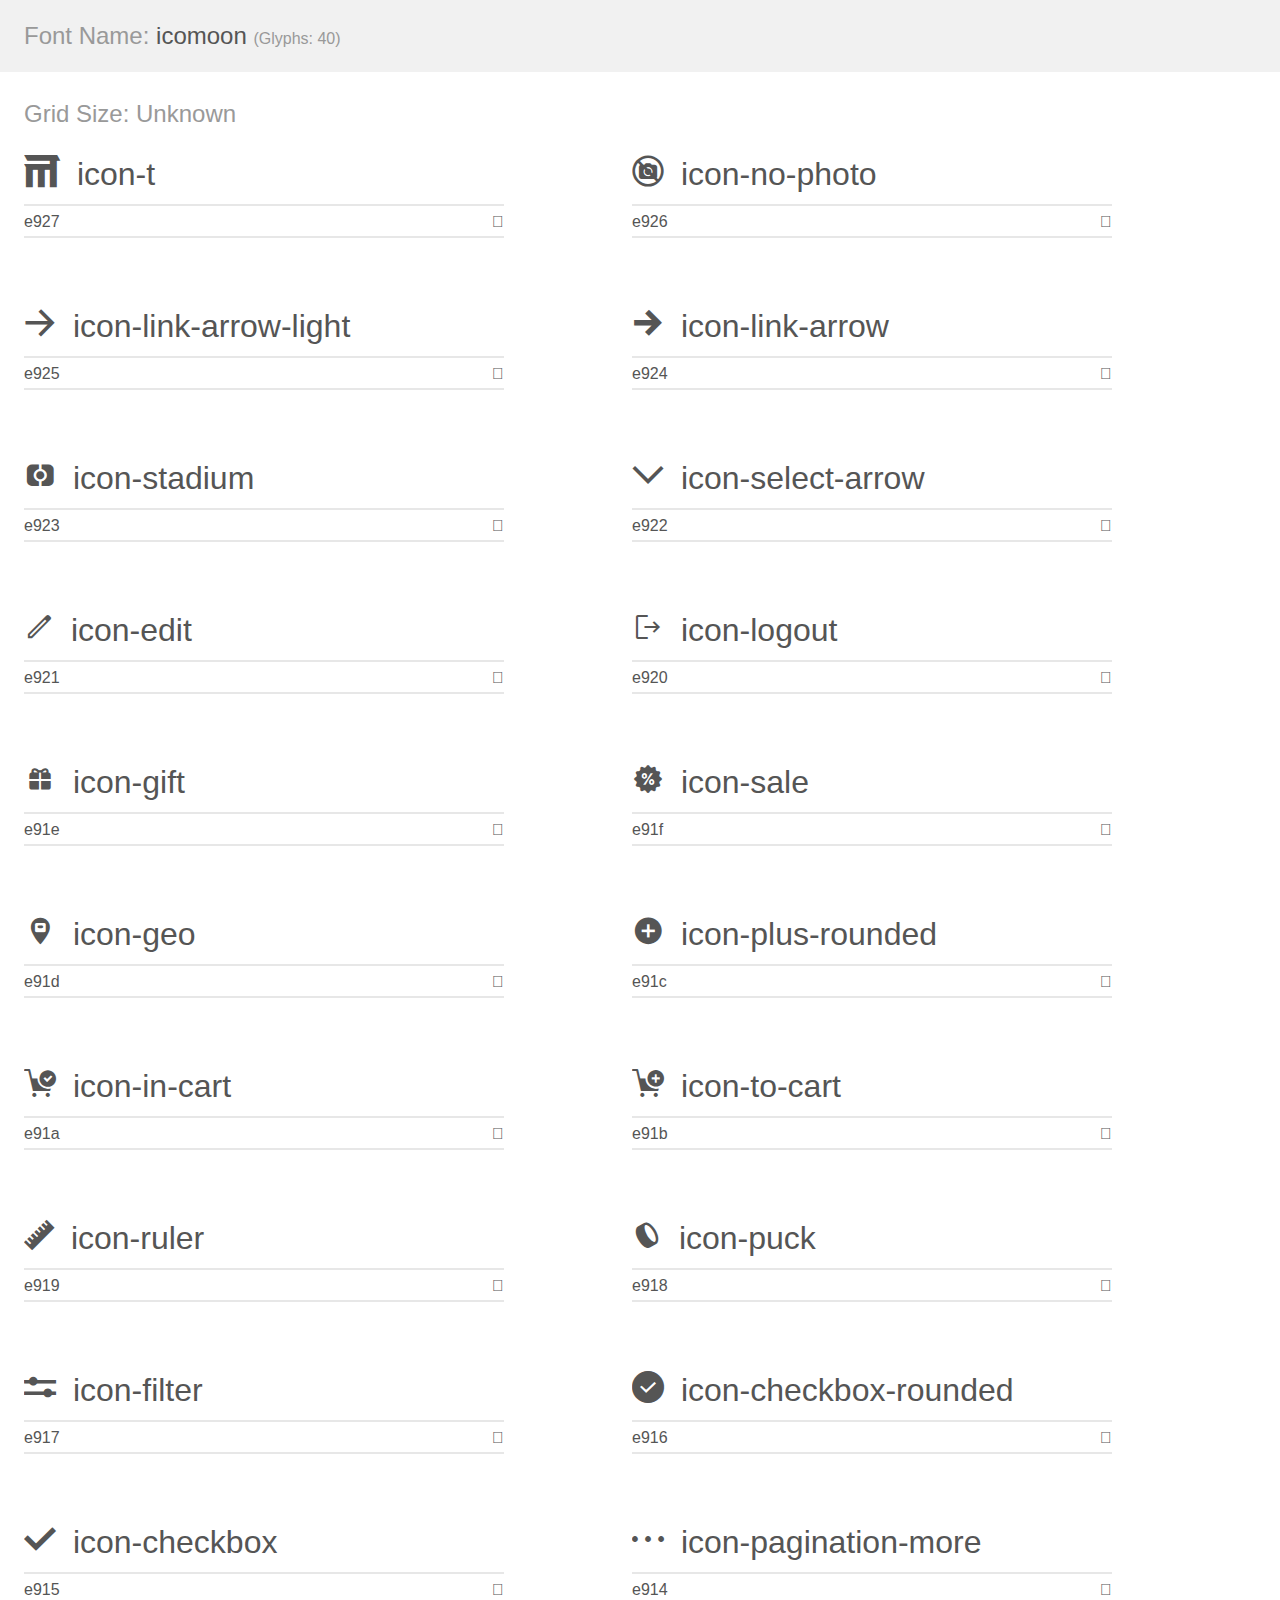
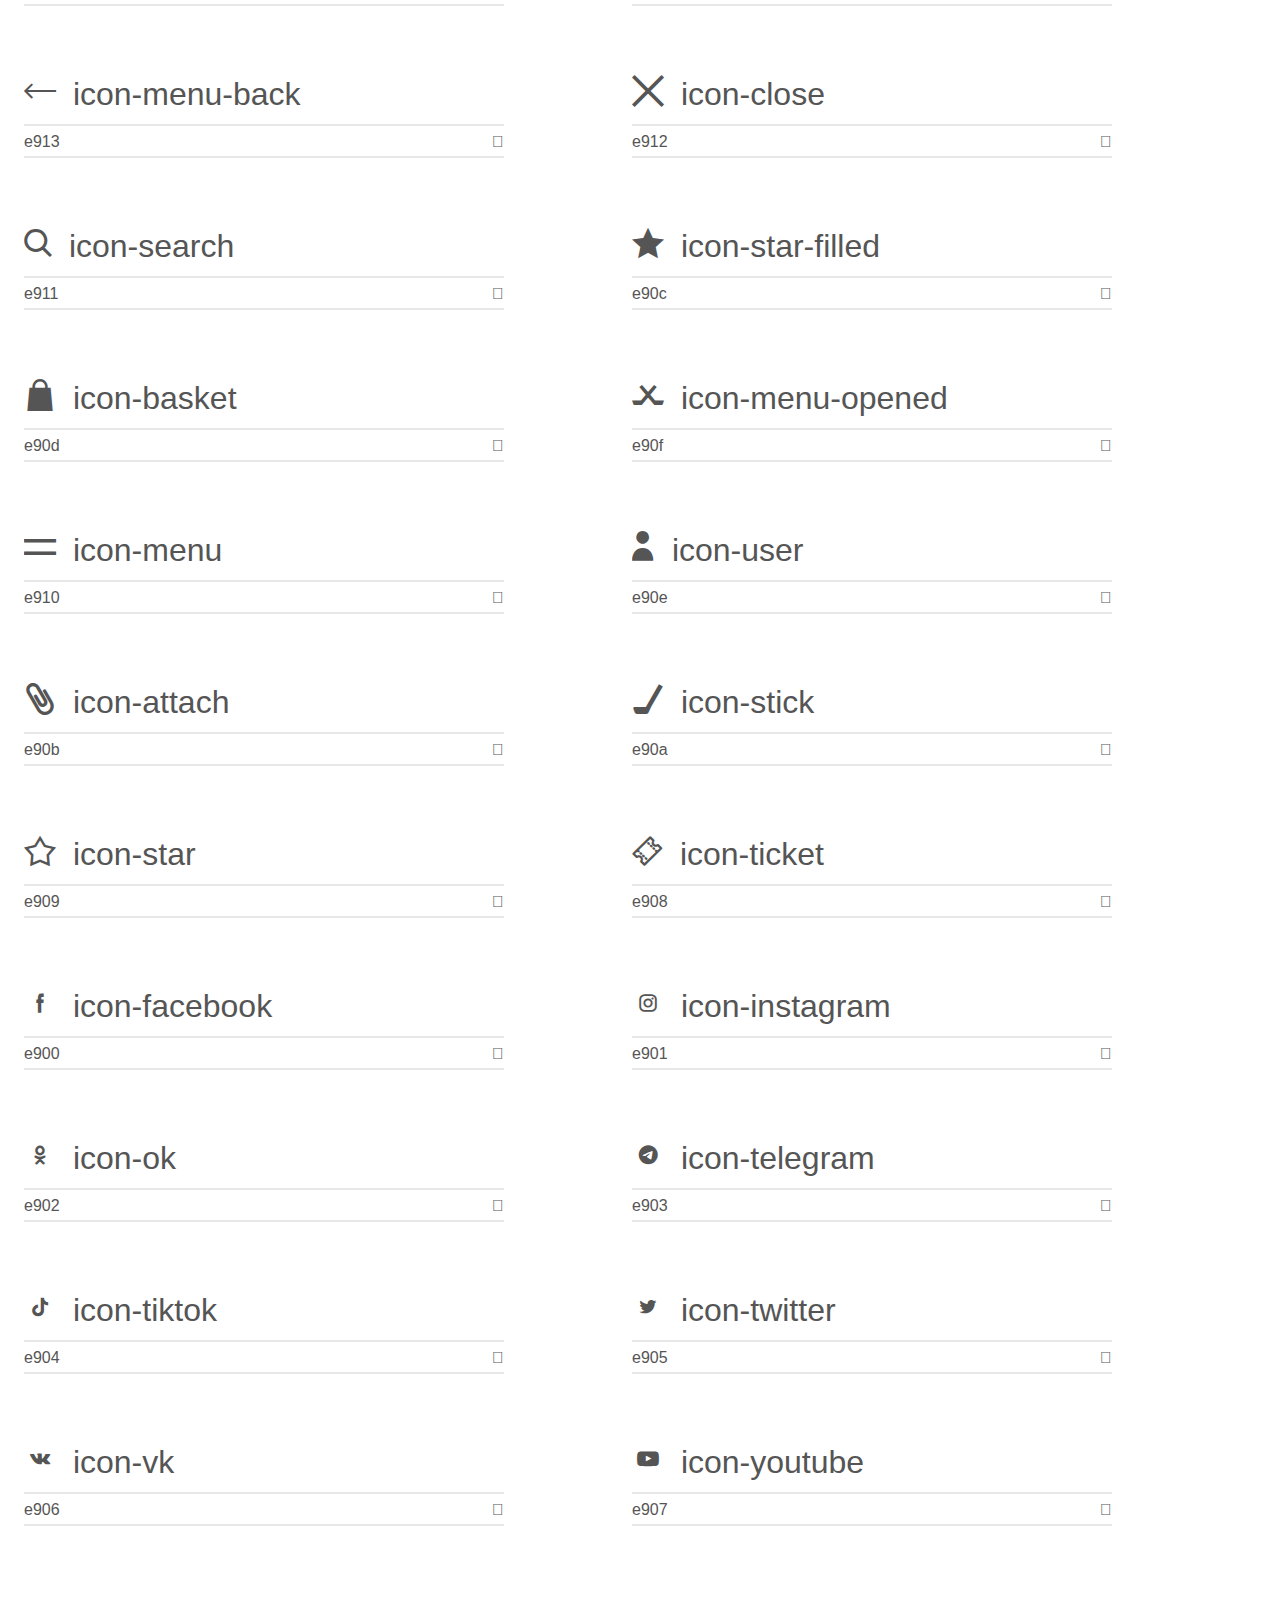
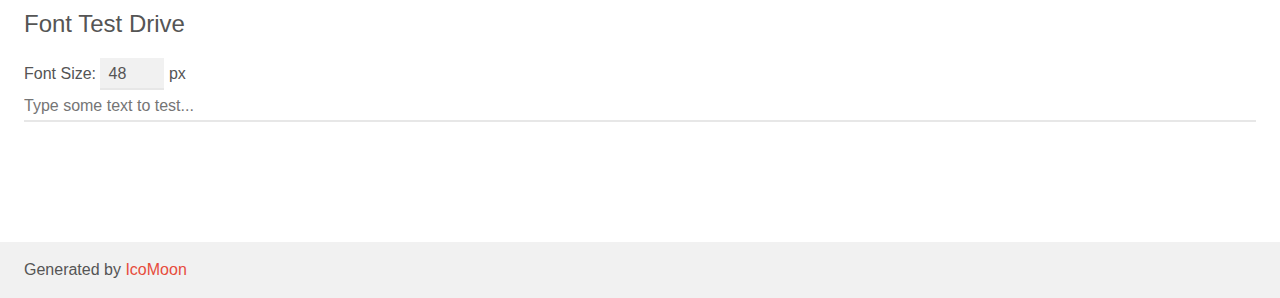
<file: LK/assets/css/fonts/icomoon/demo.html>
<!doctype html>
<html>
<head>
    <meta charset="utf-8">
    <title>IcoMoon Demo</title>
    <meta name="description" content="An Icon Font Generated By IcoMoon.io">
    <meta name="viewport" content="width=device-width, initial-scale=1">
    <link rel="stylesheet" href="demo-files/demo.css">
    <link rel="stylesheet" href="style.css"></head>
<body>
    <div class="bgc1 clearfix">
        <h1 class="mhmm mvm"><span class="fgc1">Font Name:</span> icomoon <small class="fgc1">(Glyphs:&nbsp;40)</small></h1>
    </div>
    <div class="clearfix mhl ptl">
        <h1 class="mvm mtn fgc1">Grid Size: Unknown</h1>
        <div class="glyph fs1">
            <div class="clearfix bshadow0 pbs">
                <span class="icon-t"></span>
                <span class="mls"> icon-t</span>
            </div>
            <fieldset class="fs0 size1of1 clearfix hidden-false">
                <input type="text" readonly value="e927" class="unit size1of2" />
                <input type="text" maxlength="1" readonly value="&#xe927;" class="unitRight size1of2 talign-right" />
            </fieldset>
            <div class="fs0 bshadow0 clearfix hidden-true">
                <span class="unit pvs fgc1">liga: </span>
                <input type="text" readonly value="" class="liga unitRight" />
            </div>
        </div>
        <div class="glyph fs1">
            <div class="clearfix bshadow0 pbs">
                <span class="icon-no-photo"></span>
                <span class="mls"> icon-no-photo</span>
            </div>
            <fieldset class="fs0 size1of1 clearfix hidden-false">
                <input type="text" readonly value="e926" class="unit size1of2" />
                <input type="text" maxlength="1" readonly value="&#xe926;" class="unitRight size1of2 talign-right" />
            </fieldset>
            <div class="fs0 bshadow0 clearfix hidden-true">
                <span class="unit pvs fgc1">liga: </span>
                <input type="text" readonly value="" class="liga unitRight" />
            </div>
        </div>
        <div class="glyph fs1">
            <div class="clearfix bshadow0 pbs">
                <span class="icon-link-arrow-light"></span>
                <span class="mls"> icon-link-arrow-light</span>
            </div>
            <fieldset class="fs0 size1of1 clearfix hidden-false">
                <input type="text" readonly value="e925" class="unit size1of2" />
                <input type="text" maxlength="1" readonly value="&#xe925;" class="unitRight size1of2 talign-right" />
            </fieldset>
            <div class="fs0 bshadow0 clearfix hidden-true">
                <span class="unit pvs fgc1">liga: </span>
                <input type="text" readonly value="" class="liga unitRight" />
            </div>
        </div>
        <div class="glyph fs1">
            <div class="clearfix bshadow0 pbs">
                <span class="icon-link-arrow"></span>
                <span class="mls"> icon-link-arrow</span>
            </div>
            <fieldset class="fs0 size1of1 clearfix hidden-false">
                <input type="text" readonly value="e924" class="unit size1of2" />
                <input type="text" maxlength="1" readonly value="&#xe924;" class="unitRight size1of2 talign-right" />
            </fieldset>
            <div class="fs0 bshadow0 clearfix hidden-true">
                <span class="unit pvs fgc1">liga: </span>
                <input type="text" readonly value="" class="liga unitRight" />
            </div>
        </div>
        <div class="glyph fs1">
            <div class="clearfix bshadow0 pbs">
                <span class="icon-stadium"></span>
                <span class="mls"> icon-stadium</span>
            </div>
            <fieldset class="fs0 size1of1 clearfix hidden-false">
                <input type="text" readonly value="e923" class="unit size1of2" />
                <input type="text" maxlength="1" readonly value="&#xe923;" class="unitRight size1of2 talign-right" />
            </fieldset>
            <div class="fs0 bshadow0 clearfix hidden-true">
                <span class="unit pvs fgc1">liga: </span>
                <input type="text" readonly value="" class="liga unitRight" />
            </div>
        </div>
        <div class="glyph fs1">
            <div class="clearfix bshadow0 pbs">
                <span class="icon-select-arrow"></span>
                <span class="mls"> icon-select-arrow</span>
            </div>
            <fieldset class="fs0 size1of1 clearfix hidden-false">
                <input type="text" readonly value="e922" class="unit size1of2" />
                <input type="text" maxlength="1" readonly value="&#xe922;" class="unitRight size1of2 talign-right" />
            </fieldset>
            <div class="fs0 bshadow0 clearfix hidden-true">
                <span class="unit pvs fgc1">liga: </span>
                <input type="text" readonly value="" class="liga unitRight" />
            </div>
        </div>
        <div class="glyph fs1">
            <div class="clearfix bshadow0 pbs">
                <span class="icon-edit"></span>
                <span class="mls"> icon-edit</span>
            </div>
            <fieldset class="fs0 size1of1 clearfix hidden-false">
                <input type="text" readonly value="e921" class="unit size1of2" />
                <input type="text" maxlength="1" readonly value="&#xe921;" class="unitRight size1of2 talign-right" />
            </fieldset>
            <div class="fs0 bshadow0 clearfix hidden-true">
                <span class="unit pvs fgc1">liga: </span>
                <input type="text" readonly value="" class="liga unitRight" />
            </div>
        </div>
        <div class="glyph fs1">
            <div class="clearfix bshadow0 pbs">
                <span class="icon-logout"></span>
                <span class="mls"> icon-logout</span>
            </div>
            <fieldset class="fs0 size1of1 clearfix hidden-false">
                <input type="text" readonly value="e920" class="unit size1of2" />
                <input type="text" maxlength="1" readonly value="&#xe920;" class="unitRight size1of2 talign-right" />
            </fieldset>
            <div class="fs0 bshadow0 clearfix hidden-true">
                <span class="unit pvs fgc1">liga: </span>
                <input type="text" readonly value="" class="liga unitRight" />
            </div>
        </div>
        <div class="glyph fs1">
            <div class="clearfix bshadow0 pbs">
                <span class="icon-gift"></span>
                <span class="mls"> icon-gift</span>
            </div>
            <fieldset class="fs0 size1of1 clearfix hidden-false">
                <input type="text" readonly value="e91e" class="unit size1of2" />
                <input type="text" maxlength="1" readonly value="&#xe91e;" class="unitRight size1of2 talign-right" />
            </fieldset>
            <div class="fs0 bshadow0 clearfix hidden-true">
                <span class="unit pvs fgc1">liga: </span>
                <input type="text" readonly value="" class="liga unitRight" />
            </div>
        </div>
        <div class="glyph fs1">
            <div class="clearfix bshadow0 pbs">
                <span class="icon-sale"></span>
                <span class="mls"> icon-sale</span>
            </div>
            <fieldset class="fs0 size1of1 clearfix hidden-false">
                <input type="text" readonly value="e91f" class="unit size1of2" />
                <input type="text" maxlength="1" readonly value="&#xe91f;" class="unitRight size1of2 talign-right" />
            </fieldset>
            <div class="fs0 bshadow0 clearfix hidden-true">
                <span class="unit pvs fgc1">liga: </span>
                <input type="text" readonly value="" class="liga unitRight" />
            </div>
        </div>
        <div class="glyph fs1">
            <div class="clearfix bshadow0 pbs">
                <span class="icon-geo"></span>
                <span class="mls"> icon-geo</span>
            </div>
            <fieldset class="fs0 size1of1 clearfix hidden-false">
                <input type="text" readonly value="e91d" class="unit size1of2" />
                <input type="text" maxlength="1" readonly value="&#xe91d;" class="unitRight size1of2 talign-right" />
            </fieldset>
            <div class="fs0 bshadow0 clearfix hidden-true">
                <span class="unit pvs fgc1">liga: </span>
                <input type="text" readonly value="" class="liga unitRight" />
            </div>
        </div>
        <div class="glyph fs1">
            <div class="clearfix bshadow0 pbs">
                <span class="icon-plus-rounded"></span>
                <span class="mls"> icon-plus-rounded</span>
            </div>
            <fieldset class="fs0 size1of1 clearfix hidden-false">
                <input type="text" readonly value="e91c" class="unit size1of2" />
                <input type="text" maxlength="1" readonly value="&#xe91c;" class="unitRight size1of2 talign-right" />
            </fieldset>
            <div class="fs0 bshadow0 clearfix hidden-true">
                <span class="unit pvs fgc1">liga: </span>
                <input type="text" readonly value="" class="liga unitRight" />
            </div>
        </div>
        <div class="glyph fs1">
            <div class="clearfix bshadow0 pbs">
                <span class="icon-in-cart"></span>
                <span class="mls"> icon-in-cart</span>
            </div>
            <fieldset class="fs0 size1of1 clearfix hidden-false">
                <input type="text" readonly value="e91a" class="unit size1of2" />
                <input type="text" maxlength="1" readonly value="&#xe91a;" class="unitRight size1of2 talign-right" />
            </fieldset>
            <div class="fs0 bshadow0 clearfix hidden-true">
                <span class="unit pvs fgc1">liga: </span>
                <input type="text" readonly value="" class="liga unitRight" />
            </div>
        </div>
        <div class="glyph fs1">
            <div class="clearfix bshadow0 pbs">
                <span class="icon-to-cart"></span>
                <span class="mls"> icon-to-cart</span>
            </div>
            <fieldset class="fs0 size1of1 clearfix hidden-false">
                <input type="text" readonly value="e91b" class="unit size1of2" />
                <input type="text" maxlength="1" readonly value="&#xe91b;" class="unitRight size1of2 talign-right" />
            </fieldset>
            <div class="fs0 bshadow0 clearfix hidden-true">
                <span class="unit pvs fgc1">liga: </span>
                <input type="text" readonly value="" class="liga unitRight" />
            </div>
        </div>
        <div class="glyph fs1">
            <div class="clearfix bshadow0 pbs">
                <span class="icon-ruler"></span>
                <span class="mls"> icon-ruler</span>
            </div>
            <fieldset class="fs0 size1of1 clearfix hidden-false">
                <input type="text" readonly value="e919" class="unit size1of2" />
                <input type="text" maxlength="1" readonly value="&#xe919;" class="unitRight size1of2 talign-right" />
            </fieldset>
            <div class="fs0 bshadow0 clearfix hidden-true">
                <span class="unit pvs fgc1">liga: </span>
                <input type="text" readonly value="" class="liga unitRight" />
            </div>
        </div>
        <div class="glyph fs1">
            <div class="clearfix bshadow0 pbs">
                <span class="icon-puck"></span>
                <span class="mls"> icon-puck</span>
            </div>
            <fieldset class="fs0 size1of1 clearfix hidden-false">
                <input type="text" readonly value="e918" class="unit size1of2" />
                <input type="text" maxlength="1" readonly value="&#xe918;" class="unitRight size1of2 talign-right" />
            </fieldset>
            <div class="fs0 bshadow0 clearfix hidden-true">
                <span class="unit pvs fgc1">liga: </span>
                <input type="text" readonly value="" class="liga unitRight" />
            </div>
        </div>
        <div class="glyph fs1">
            <div class="clearfix bshadow0 pbs">
                <span class="icon-filter"></span>
                <span class="mls"> icon-filter</span>
            </div>
            <fieldset class="fs0 size1of1 clearfix hidden-false">
                <input type="text" readonly value="e917" class="unit size1of2" />
                <input type="text" maxlength="1" readonly value="&#xe917;" class="unitRight size1of2 talign-right" />
            </fieldset>
            <div class="fs0 bshadow0 clearfix hidden-true">
                <span class="unit pvs fgc1">liga: </span>
                <input type="text" readonly value="" class="liga unitRight" />
            </div>
        </div>
        <div class="glyph fs1">
            <div class="clearfix bshadow0 pbs">
                <span class="icon-checkbox-rounded"></span>
                <span class="mls"> icon-checkbox-rounded</span>
            </div>
            <fieldset class="fs0 size1of1 clearfix hidden-false">
                <input type="text" readonly value="e916" class="unit size1of2" />
                <input type="text" maxlength="1" readonly value="&#xe916;" class="unitRight size1of2 talign-right" />
            </fieldset>
            <div class="fs0 bshadow0 clearfix hidden-true">
                <span class="unit pvs fgc1">liga: </span>
                <input type="text" readonly value="" class="liga unitRight" />
            </div>
        </div>
        <div class="glyph fs1">
            <div class="clearfix bshadow0 pbs">
                <span class="icon-checkbox"></span>
                <span class="mls"> icon-checkbox</span>
            </div>
            <fieldset class="fs0 size1of1 clearfix hidden-false">
                <input type="text" readonly value="e915" class="unit size1of2" />
                <input type="text" maxlength="1" readonly value="&#xe915;" class="unitRight size1of2 talign-right" />
            </fieldset>
            <div class="fs0 bshadow0 clearfix hidden-true">
                <span class="unit pvs fgc1">liga: </span>
                <input type="text" readonly value="" class="liga unitRight" />
            </div>
        </div>
        <div class="glyph fs1">
            <div class="clearfix bshadow0 pbs">
                <span class="icon-pagination-more"></span>
                <span class="mls"> icon-pagination-more</span>
            </div>
            <fieldset class="fs0 size1of1 clearfix hidden-false">
                <input type="text" readonly value="e914" class="unit size1of2" />
                <input type="text" maxlength="1" readonly value="&#xe914;" class="unitRight size1of2 talign-right" />
            </fieldset>
            <div class="fs0 bshadow0 clearfix hidden-true">
                <span class="unit pvs fgc1">liga: </span>
                <input type="text" readonly value="" class="liga unitRight" />
            </div>
        </div>
        <div class="glyph fs1">
            <div class="clearfix bshadow0 pbs">
                <span class="icon-menu-back"></span>
                <span class="mls"> icon-menu-back</span>
            </div>
            <fieldset class="fs0 size1of1 clearfix hidden-false">
                <input type="text" readonly value="e913" class="unit size1of2" />
                <input type="text" maxlength="1" readonly value="&#xe913;" class="unitRight size1of2 talign-right" />
            </fieldset>
            <div class="fs0 bshadow0 clearfix hidden-true">
                <span class="unit pvs fgc1">liga: </span>
                <input type="text" readonly value="" class="liga unitRight" />
            </div>
        </div>
        <div class="glyph fs1">
            <div class="clearfix bshadow0 pbs">
                <span class="icon-close"></span>
                <span class="mls"> icon-close</span>
            </div>
            <fieldset class="fs0 size1of1 clearfix hidden-false">
                <input type="text" readonly value="e912" class="unit size1of2" />
                <input type="text" maxlength="1" readonly value="&#xe912;" class="unitRight size1of2 talign-right" />
            </fieldset>
            <div class="fs0 bshadow0 clearfix hidden-true">
                <span class="unit pvs fgc1">liga: </span>
                <input type="text" readonly value="" class="liga unitRight" />
            </div>
        </div>
        <div class="glyph fs1">
            <div class="clearfix bshadow0 pbs">
                <span class="icon-search"></span>
                <span class="mls"> icon-search</span>
            </div>
            <fieldset class="fs0 size1of1 clearfix hidden-false">
                <input type="text" readonly value="e911" class="unit size1of2" />
                <input type="text" maxlength="1" readonly value="&#xe911;" class="unitRight size1of2 talign-right" />
            </fieldset>
            <div class="fs0 bshadow0 clearfix hidden-true">
                <span class="unit pvs fgc1">liga: </span>
                <input type="text" readonly value="" class="liga unitRight" />
            </div>
        </div>
        <div class="glyph fs1">
            <div class="clearfix bshadow0 pbs">
                <span class="icon-star-filled"></span>
                <span class="mls"> icon-star-filled</span>
            </div>
            <fieldset class="fs0 size1of1 clearfix hidden-false">
                <input type="text" readonly value="e90c" class="unit size1of2" />
                <input type="text" maxlength="1" readonly value="&#xe90c;" class="unitRight size1of2 talign-right" />
            </fieldset>
            <div class="fs0 bshadow0 clearfix hidden-true">
                <span class="unit pvs fgc1">liga: </span>
                <input type="text" readonly value="" class="liga unitRight" />
            </div>
        </div>
        <div class="glyph fs1">
            <div class="clearfix bshadow0 pbs">
                <span class="icon-basket"></span>
                <span class="mls"> icon-basket</span>
            </div>
            <fieldset class="fs0 size1of1 clearfix hidden-false">
                <input type="text" readonly value="e90d" class="unit size1of2" />
                <input type="text" maxlength="1" readonly value="&#xe90d;" class="unitRight size1of2 talign-right" />
            </fieldset>
            <div class="fs0 bshadow0 clearfix hidden-true">
                <span class="unit pvs fgc1">liga: </span>
                <input type="text" readonly value="" class="liga unitRight" />
            </div>
        </div>
        <div class="glyph fs1">
            <div class="clearfix bshadow0 pbs">
                <span class="icon-menu-opened"></span>
                <span class="mls"> icon-menu-opened</span>
            </div>
            <fieldset class="fs0 size1of1 clearfix hidden-false">
                <input type="text" readonly value="e90f" class="unit size1of2" />
                <input type="text" maxlength="1" readonly value="&#xe90f;" class="unitRight size1of2 talign-right" />
            </fieldset>
            <div class="fs0 bshadow0 clearfix hidden-true">
                <span class="unit pvs fgc1">liga: </span>
                <input type="text" readonly value="" class="liga unitRight" />
            </div>
        </div>
        <div class="glyph fs1">
            <div class="clearfix bshadow0 pbs">
                <span class="icon-menu"></span>
                <span class="mls"> icon-menu</span>
            </div>
            <fieldset class="fs0 size1of1 clearfix hidden-false">
                <input type="text" readonly value="e910" class="unit size1of2" />
                <input type="text" maxlength="1" readonly value="&#xe910;" class="unitRight size1of2 talign-right" />
            </fieldset>
            <div class="fs0 bshadow0 clearfix hidden-true">
                <span class="unit pvs fgc1">liga: </span>
                <input type="text" readonly value="" class="liga unitRight" />
            </div>
        </div>
        <div class="glyph fs1">
            <div class="clearfix bshadow0 pbs">
                <span class="icon-user"></span>
                <span class="mls"> icon-user</span>
            </div>
            <fieldset class="fs0 size1of1 clearfix hidden-false">
                <input type="text" readonly value="e90e" class="unit size1of2" />
                <input type="text" maxlength="1" readonly value="&#xe90e;" class="unitRight size1of2 talign-right" />
            </fieldset>
            <div class="fs0 bshadow0 clearfix hidden-true">
                <span class="unit pvs fgc1">liga: </span>
                <input type="text" readonly value="" class="liga unitRight" />
            </div>
        </div>
        <div class="glyph fs1">
            <div class="clearfix bshadow0 pbs">
                <span class="icon-attach"></span>
                <span class="mls"> icon-attach</span>
            </div>
            <fieldset class="fs0 size1of1 clearfix hidden-false">
                <input type="text" readonly value="e90b" class="unit size1of2" />
                <input type="text" maxlength="1" readonly value="&#xe90b;" class="unitRight size1of2 talign-right" />
            </fieldset>
            <div class="fs0 bshadow0 clearfix hidden-true">
                <span class="unit pvs fgc1">liga: </span>
                <input type="text" readonly value="" class="liga unitRight" />
            </div>
        </div>
        <div class="glyph fs1">
            <div class="clearfix bshadow0 pbs">
                <span class="icon-stick"></span>
                <span class="mls"> icon-stick</span>
            </div>
            <fieldset class="fs0 size1of1 clearfix hidden-false">
                <input type="text" readonly value="e90a" class="unit size1of2" />
                <input type="text" maxlength="1" readonly value="&#xe90a;" class="unitRight size1of2 talign-right" />
            </fieldset>
            <div class="fs0 bshadow0 clearfix hidden-true">
                <span class="unit pvs fgc1">liga: </span>
                <input type="text" readonly value="" class="liga unitRight" />
            </div>
        </div>
        <div class="glyph fs1">
            <div class="clearfix bshadow0 pbs">
                <span class="icon-star"></span>
                <span class="mls"> icon-star</span>
            </div>
            <fieldset class="fs0 size1of1 clearfix hidden-false">
                <input type="text" readonly value="e909" class="unit size1of2" />
                <input type="text" maxlength="1" readonly value="&#xe909;" class="unitRight size1of2 talign-right" />
            </fieldset>
            <div class="fs0 bshadow0 clearfix hidden-true">
                <span class="unit pvs fgc1">liga: </span>
                <input type="text" readonly value="" class="liga unitRight" />
            </div>
        </div>
        <div class="glyph fs1">
            <div class="clearfix bshadow0 pbs">
                <span class="icon-ticket"></span>
                <span class="mls"> icon-ticket</span>
            </div>
            <fieldset class="fs0 size1of1 clearfix hidden-false">
                <input type="text" readonly value="e908" class="unit size1of2" />
                <input type="text" maxlength="1" readonly value="&#xe908;" class="unitRight size1of2 talign-right" />
            </fieldset>
            <div class="fs0 bshadow0 clearfix hidden-true">
                <span class="unit pvs fgc1">liga: </span>
                <input type="text" readonly value="" class="liga unitRight" />
            </div>
        </div>
        <div class="glyph fs1">
            <div class="clearfix bshadow0 pbs">
                <span class="icon-facebook"></span>
                <span class="mls"> icon-facebook</span>
            </div>
            <fieldset class="fs0 size1of1 clearfix hidden-false">
                <input type="text" readonly value="e900" class="unit size1of2" />
                <input type="text" maxlength="1" readonly value="&#xe900;" class="unitRight size1of2 talign-right" />
            </fieldset>
            <div class="fs0 bshadow0 clearfix hidden-true">
                <span class="unit pvs fgc1">liga: </span>
                <input type="text" readonly value="" class="liga unitRight" />
            </div>
        </div>
        <div class="glyph fs1">
            <div class="clearfix bshadow0 pbs">
                <span class="icon-instagram"></span>
                <span class="mls"> icon-instagram</span>
            </div>
            <fieldset class="fs0 size1of1 clearfix hidden-false">
                <input type="text" readonly value="e901" class="unit size1of2" />
                <input type="text" maxlength="1" readonly value="&#xe901;" class="unitRight size1of2 talign-right" />
            </fieldset>
            <div class="fs0 bshadow0 clearfix hidden-true">
                <span class="unit pvs fgc1">liga: </span>
                <input type="text" readonly value="" class="liga unitRight" />
            </div>
        </div>
        <div class="glyph fs1">
            <div class="clearfix bshadow0 pbs">
                <span class="icon-ok"></span>
                <span class="mls"> icon-ok</span>
            </div>
            <fieldset class="fs0 size1of1 clearfix hidden-false">
                <input type="text" readonly value="e902" class="unit size1of2" />
                <input type="text" maxlength="1" readonly value="&#xe902;" class="unitRight size1of2 talign-right" />
            </fieldset>
            <div class="fs0 bshadow0 clearfix hidden-true">
                <span class="unit pvs fgc1">liga: </span>
                <input type="text" readonly value="" class="liga unitRight" />
            </div>
        </div>
        <div class="glyph fs1">
            <div class="clearfix bshadow0 pbs">
                <span class="icon-telegram"></span>
                <span class="mls"> icon-telegram</span>
            </div>
            <fieldset class="fs0 size1of1 clearfix hidden-false">
                <input type="text" readonly value="e903" class="unit size1of2" />
                <input type="text" maxlength="1" readonly value="&#xe903;" class="unitRight size1of2 talign-right" />
            </fieldset>
            <div class="fs0 bshadow0 clearfix hidden-true">
                <span class="unit pvs fgc1">liga: </span>
                <input type="text" readonly value="" class="liga unitRight" />
            </div>
        </div>
        <div class="glyph fs1">
            <div class="clearfix bshadow0 pbs">
                <span class="icon-tiktok"></span>
                <span class="mls"> icon-tiktok</span>
            </div>
            <fieldset class="fs0 size1of1 clearfix hidden-false">
                <input type="text" readonly value="e904" class="unit size1of2" />
                <input type="text" maxlength="1" readonly value="&#xe904;" class="unitRight size1of2 talign-right" />
            </fieldset>
            <div class="fs0 bshadow0 clearfix hidden-true">
                <span class="unit pvs fgc1">liga: </span>
                <input type="text" readonly value="" class="liga unitRight" />
            </div>
        </div>
        <div class="glyph fs1">
            <div class="clearfix bshadow0 pbs">
                <span class="icon-twitter"></span>
                <span class="mls"> icon-twitter</span>
            </div>
            <fieldset class="fs0 size1of1 clearfix hidden-false">
                <input type="text" readonly value="e905" class="unit size1of2" />
                <input type="text" maxlength="1" readonly value="&#xe905;" class="unitRight size1of2 talign-right" />
            </fieldset>
            <div class="fs0 bshadow0 clearfix hidden-true">
                <span class="unit pvs fgc1">liga: </span>
                <input type="text" readonly value="" class="liga unitRight" />
            </div>
        </div>
        <div class="glyph fs1">
            <div class="clearfix bshadow0 pbs">
                <span class="icon-vk"></span>
                <span class="mls"> icon-vk</span>
            </div>
            <fieldset class="fs0 size1of1 clearfix hidden-false">
                <input type="text" readonly value="e906" class="unit size1of2" />
                <input type="text" maxlength="1" readonly value="&#xe906;" class="unitRight size1of2 talign-right" />
            </fieldset>
            <div class="fs0 bshadow0 clearfix hidden-true">
                <span class="unit pvs fgc1">liga: </span>
                <input type="text" readonly value="" class="liga unitRight" />
            </div>
        </div>
        <div class="glyph fs1">
            <div class="clearfix bshadow0 pbs">
                <span class="icon-youtube"></span>
                <span class="mls"> icon-youtube</span>
            </div>
            <fieldset class="fs0 size1of1 clearfix hidden-false">
                <input type="text" readonly value="e907" class="unit size1of2" />
                <input type="text" maxlength="1" readonly value="&#xe907;" class="unitRight size1of2 talign-right" />
            </fieldset>
            <div class="fs0 bshadow0 clearfix hidden-true">
                <span class="unit pvs fgc1">liga: </span>
                <input type="text" readonly value="" class="liga unitRight" />
            </div>
        </div>
    </div>

    <!--[if gt IE 8]><!-->
    <div class="mhl clearfix mbl">
        <h1>Font Test Drive</h1>
        <label>
            Font Size: <input id="fontSize" type="number" class="textbox0 mbm"
            min="8" value="48" />
            px
        </label>
        <input id="testText" type="text" class="phl size1of1 mvl"
        placeholder="Type some text to test..." value=""/>
        <div id="testDrive" class="icon-" style="font-family: icomoon">&nbsp;
        </div>
    </div>
    <!--<![endif]-->
    <div class="bgc1 clearfix">
        <p class="mhl">Generated by <a href="https://icomoon.io/app">IcoMoon</a></p>
    </div>

    <script src="demo-files/demo.js"></script>
</body>
</html>
</file>
